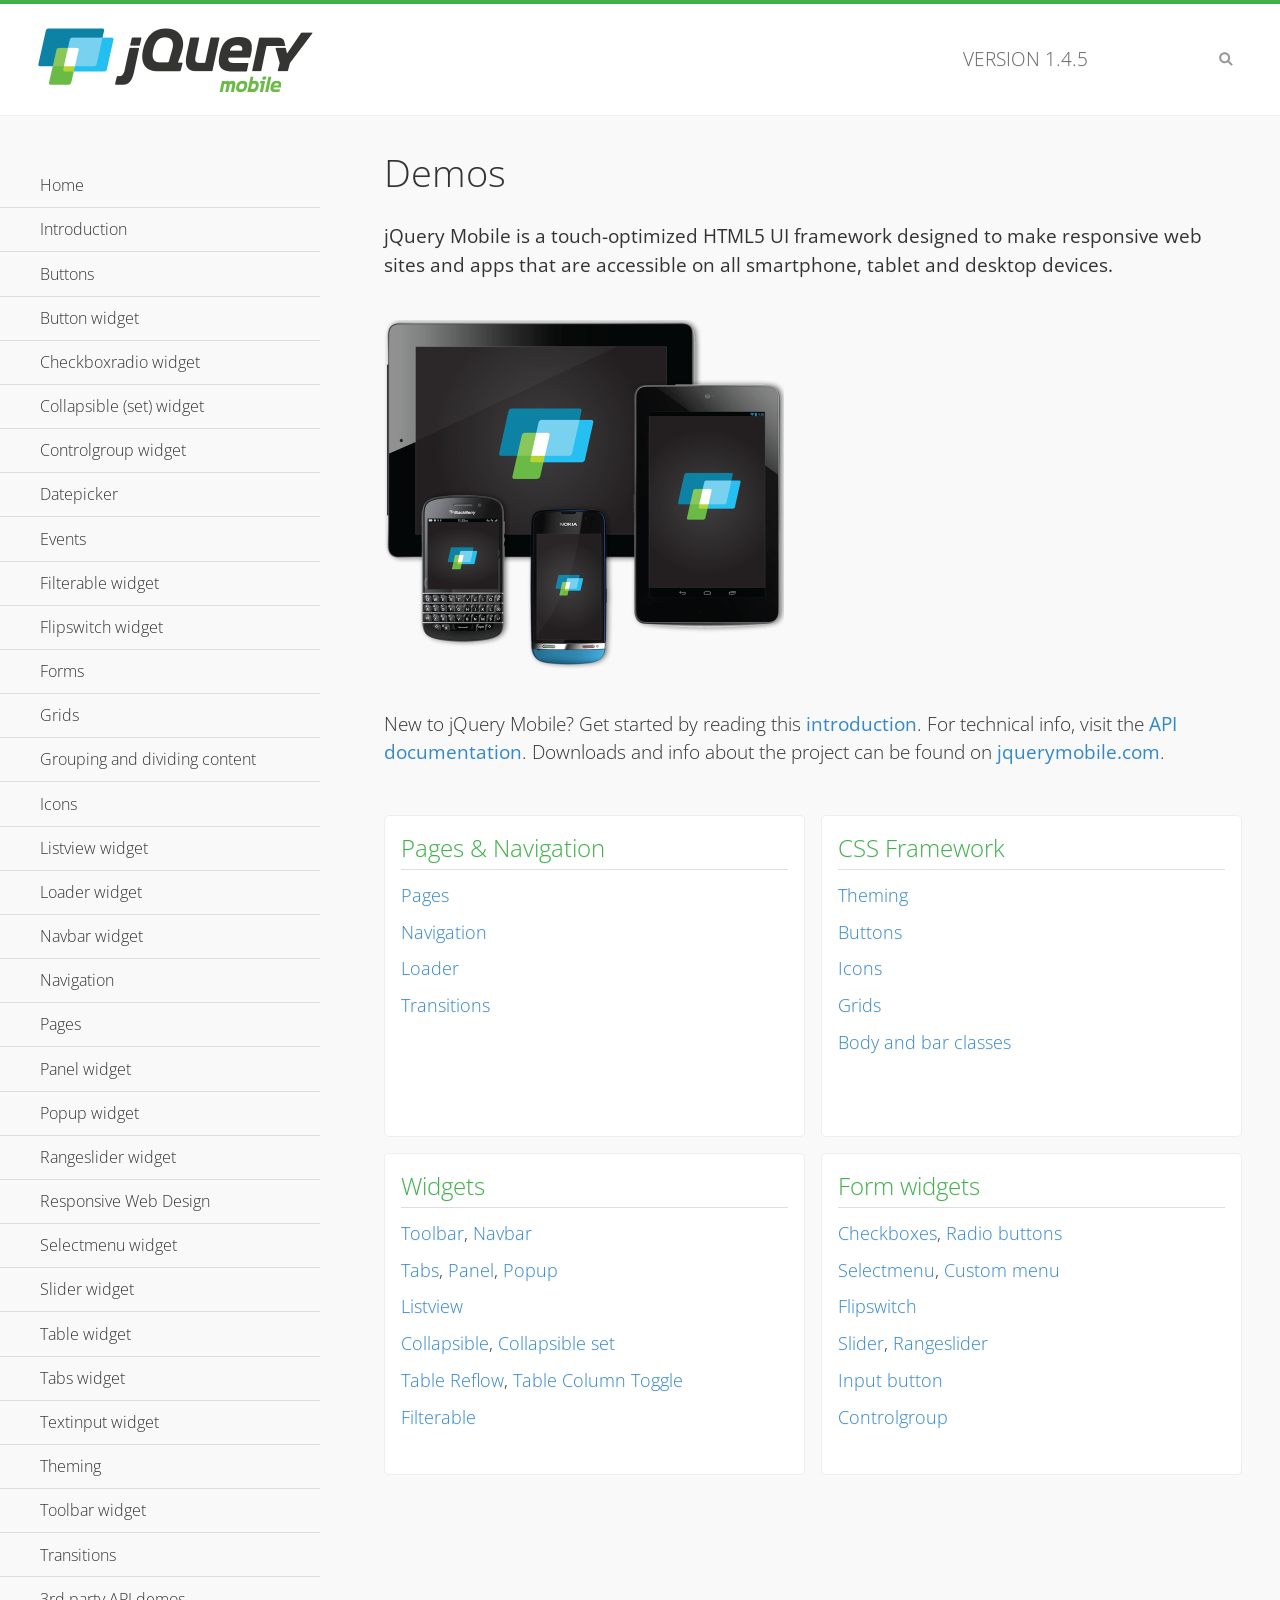
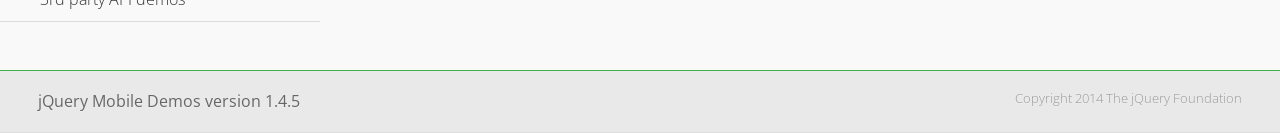
<file: resour/demos/index.html>
<!DOCTYPE html>
<html>
<head>
	<meta charset="utf-8">
	<meta name="viewport" content="width=device-width, initial-scale=1">
	<title>jQuery Mobile Demos</title>
	<link rel="shortcut icon" href="favicon.ico">
	<link rel="stylesheet" href="css/themes/default/jquery.mobile-1.4.5.min.css">
	<link rel="stylesheet" href="_assets/css/jqm-demos.css">
    <link rel="stylesheet" href="http://fonts.googleapis.com/css?family=Open+Sans:300,400,700">
	<script src="js/jquery.js"></script>
	<script src="_assets/js/index.js"></script>
	<script src="js/jquery.mobile-1.4.5.min.js"></script>
</head>
<body>
<div data-role="page" class="jqm-demos jqm-home">

	<div data-role="header" class="jqm-header">
		<h2><img src="_assets/img/jquery-logo.png" alt="jQuery Mobile"></h2>
		<p>Version <span class="jqm-version"></span></p>
		<a href="#" class="jqm-navmenu-link ui-btn ui-btn-icon-notext ui-corner-all ui-icon-bars ui-nodisc-icon ui-alt-icon ui-btn-left">Menu</a>
		<a href="#" class="jqm-search-link ui-btn ui-btn-icon-notext ui-corner-all ui-icon-search ui-nodisc-icon ui-alt-icon ui-btn-right">Search</a>
	</div><!-- /header -->

	<div role="main" class="ui-content jqm-content">

		<h1>Demos</h1>

		<p><strong>jQuery Mobile is a touch-optimized HTML5 UI framework designed to make responsive web sites and apps that are accessible on all smartphone, tablet and desktop devices.</strong></p>

		<img src="_assets/img/devices.png">

		<p>New to jQuery Mobile? Get started by reading this <a href="intro/" data-ajax="false">introduction</a>. For technical info, visit the <a href="http://api.jquerymobile.com" title="jQuery Mobile API documentation" target="_blank">API documentation</a>. Downloads and info about the project can be found on <a href="http://jquerymobile.com" title="jQuery Mobile web site" target="_blank">jquerymobile.com</a>.</p>

        <div class="ui-grid-a ui-responsive">
        	<div class="ui-block-a">
        		<div class="jqm-block-content">
        			<h3>Pages &amp; Navigation</h3>

        			<p><a href="pages/" data-ajax="false">Pages</a></p>
        			<p><a href="navigation/" data-ajax="false">Navigation</a></p>
        			<p><a href="loader/" data-ajax="false">Loader</a></p>
        			<p><a href="transitions/" data-ajax="false">Transitions</a></p>
        		</div>
        	</div>
        	<div class="ui-block-b">
        		<div class="jqm-block-content">
        			<h3>CSS Framework</h3>

        			<p><a href="theme-default/" data-ajax="false">Theming</a></p>
        			<p><a href="button-markup/" data-ajax="false">Buttons</a></p>
        			<p><a href="icons/" data-ajax="false">Icons</a></p>
        			<p><a href="grids/" data-ajax="false">Grids</a></p>
        			<p><a href="../body-bar-classes/" data-ajax="false">Body and bar classes</a></p>
        		</div>
        	</div>        	
        	<div class="ui-block-a">
        		<div class="jqm-block-content">
        			<h3>Widgets</h3>

        			<p><a href="toolbar/" data-ajax="false">Toolbar</a>, <a href="navbar/" data-ajax="false">Navbar</a></p>
        			<p><a href="tabs/" data-ajax="false">Tabs</a>, <a href="panel/" data-ajax="false">Panel</a>, <a href="popup/" data-ajax="false">Popup</a></p>
        			<p><a href="listview/" data-ajax="false">Listview</a></p>
        			<p><a href="collapsible/" data-ajax="false">Collapsible</a>, <a href="collapsibleset/" data-ajax="false">Collapsible set</a></p>
        			<p><a href="table-reflow/" data-ajax="false">Table Reflow</a>, <a href="table-column-toggle/" data-ajax="false">Table Column Toggle</a></p>
        			<p><a href="filterable/" data-ajax="false">Filterable</a></p>
        		</div>
        	</div>
        	<div class="ui-block-b">
        		<div class="jqm-block-content">
        			<h3>Form widgets</h3>

        			<p><a href="checkboxradio-checkbox/" data-ajax="false">Checkboxes</a>, <a href="checkboxradio-radio/" data-ajax="false">Radio buttons</a></p>
        			<p><a href="selectmenu/" data-ajax="false">Selectmenu</a>, <a href="selectmenu-custom/" data-ajax="false">Custom menu</a></p>
        			<p><a href="flipswitch/" data-ajax="false">Flipswitch</a></p>
        			<p><a href="slider/" data-ajax="false">Slider</a>, <a href="rangeslider/" data-ajax="false">Rangeslider</a></p>
        			<p><a href="button/" data-ajax="false">Input button</a></p>
        			<p><a href="controlgroup/" data-ajax="false">Controlgroup</a></p>
        		</div>
        	</div>
        </div>

	</div><!-- /content -->
	    <div data-role="panel" class="jqm-navmenu-panel" data-position="left" data-display="overlay" data-theme="a">
	    	<ul class="jqm-list ui-alt-icon ui-nodisc-icon">
<li data-filtertext="demos homepage" data-icon="home"><a href=".././">Home</a></li>
<li data-filtertext="introduction overview getting started"><a href="../intro/" data-ajax="false">Introduction</a></li>
<li data-filtertext="buttons button markup buttonmarkup method anchor link button element"><a href="../button-markup/" data-ajax="false">Buttons</a></li>
<li data-filtertext="form button widget input button submit reset"><a href="../button/" data-ajax="false">Button widget</a></li>
<li data-role="collapsible" data-enhanced="true" data-collapsed-icon="carat-d" data-expanded-icon="carat-u" data-iconpos="right" data-inset="false" class="ui-collapsible ui-collapsible-themed-content ui-collapsible-collapsed">
	<h3 class="ui-collapsible-heading ui-collapsible-heading-collapsed">
		<a href="#" class="ui-collapsible-heading-toggle ui-btn ui-btn-icon-right ui-btn-inherit ui-icon-carat-d">
		    Checkboxradio widget<span class="ui-collapsible-heading-status"> click to expand contents</span>
		</a>
	</h3>
	<div class="ui-collapsible-content ui-body-inherit ui-collapsible-content-collapsed" aria-hidden="true">
		<ul>
			<li data-filtertext="form checkboxradio widget checkbox input checkboxes controlgroups"><a href="../checkboxradio-checkbox/" data-ajax="false">Checkboxes</a></li>
			<li data-filtertext="form checkboxradio widget radio input radio buttons controlgroups"><a href="../checkboxradio-radio/" data-ajax="false">Radio buttons</a></li>
		</ul>
	</div>
</li>
<li data-role="collapsible" data-enhanced="true" data-collapsed-icon="carat-d" data-expanded-icon="carat-u" data-iconpos="right" data-inset="false" class="ui-collapsible ui-collapsible-themed-content ui-collapsible-collapsed">
	<h3 class="ui-collapsible-heading ui-collapsible-heading-collapsed">
		<a href="#" class="ui-collapsible-heading-toggle ui-btn ui-btn-icon-right ui-btn-inherit ui-icon-carat-d">
			Collapsible (set) widget<span class="ui-collapsible-heading-status"> click to expand contents</span>
		</a>
	</h3>
	<div class="ui-collapsible-content ui-body-inherit ui-collapsible-content-collapsed" aria-hidden="true">
		<ul>
			<li data-filtertext="collapsibles content formatting"><a href="../collapsible/" data-ajax="false">Collapsible</a></li>
			<li data-filtertext="dynamic collapsible set accordion append expand"><a href="../collapsible-dynamic/" data-ajax="false">Dynamic collapsibles</a></li>
			<li data-filtertext="accordions collapsible set widget content formatting grouped collapsibles"><a href="../collapsibleset/" data-ajax="false">Collapsible set</a></li>
		</ul>
	</div>
</li>
<li data-role="collapsible" data-enhanced="true" data-collapsed-icon="carat-d" data-expanded-icon="carat-u" data-iconpos="right" data-inset="false" class="ui-collapsible ui-collapsible-themed-content ui-collapsible-collapsed">
	<h3 class="ui-collapsible-heading ui-collapsible-heading-collapsed">
		<a href="#" class="ui-collapsible-heading-toggle ui-btn ui-btn-icon-right ui-btn-inherit ui-icon-carat-d">
			Controlgroup widget<span class="ui-collapsible-heading-status"> click to expand contents</span>
		</a>
	</h3>
	<div class="ui-collapsible-content ui-body-inherit ui-collapsible-content-collapsed" aria-hidden="true">
		<ul>
			<li data-filtertext="controlgroups selectmenu checkboxradio input grouped buttons horizontal vertical"><a href="../controlgroup/" data-ajax="false">Controlgroup</a></li>
			<li data-filtertext="dynamic controlgroup dynamically add buttons"><a href="../controlgroup-dynamic/" data-ajax="false">Dynamic controlgroups</a></li>
		</ul>
	</div>
</li>
<li data-filtertext="form datepicker widget date input"><a href="../datepicker/" data-ajax="false">Datepicker</a></li>
<li data-role="collapsible" data-enhanced="true" data-collapsed-icon="carat-d" data-expanded-icon="carat-u" data-iconpos="right" data-inset="false" class="ui-collapsible ui-collapsible-themed-content ui-collapsible-collapsed">
	<h3 class="ui-collapsible-heading ui-collapsible-heading-collapsed">
		<a href="#" class="ui-collapsible-heading-toggle ui-btn ui-btn-icon-right ui-btn-inherit ui-icon-carat-d">
			Events<span class="ui-collapsible-heading-status"> click to expand contents</span>
		</a>
	</h3>
	<div class="ui-collapsible-content ui-body-inherit ui-collapsible-content-collapsed" aria-hidden="true">
		<ul>
			<li data-filtertext="swipe to delete list items listviews swipe events"><a href="../swipe-list/" data-ajax="false">Swipe list items</a></li>
			<li data-filtertext="swipe to navigate swipe page navigation swipe events"><a href="../swipe-page/" data-ajax="false">Swipe page navigation</a></li>
		</ul>
	</div>
</li>
<li data-filtertext="filterable filter elements sorting searching listview table"><a href="../filterable/" data-ajax="false">Filterable widget</a></li>
<li data-filtertext="form flipswitch widget flip toggle switch binary select checkbox input"><a href="../flipswitch/" data-ajax="false">Flipswitch widget</a></li>
<li data-role="collapsible" data-enhanced="true" data-collapsed-icon="carat-d" data-expanded-icon="carat-u" data-iconpos="right" data-inset="false" class="ui-collapsible ui-collapsible-themed-content ui-collapsible-collapsed">
	<h3 class="ui-collapsible-heading ui-collapsible-heading-collapsed">
		<a href="#" class="ui-collapsible-heading-toggle ui-btn ui-btn-icon-right ui-btn-inherit ui-icon-carat-d">
			Forms<span class="ui-collapsible-heading-status"> click to expand contents</span>
		</a>
	</h3>
	<div class="ui-collapsible-content ui-body-inherit ui-collapsible-content-collapsed" aria-hidden="true">
		<ul>
			<li data-filtertext="forms text checkbox radio range button submit reset inputs selects textarea slider flipswitch label form elements"><a href="../forms/" data-ajax="false">Forms</a></li>
			<li data-filtertext="form hide labels hidden accessible ui-hidden-accessible forms"><a href="../forms-label-hidden-accessible/" data-ajax="false">Hide labels</a></li>
			<li data-filtertext="form field containers fieldcontain ui-field-contain forms"><a href="../forms-field-contain/" data-ajax="false">Field containers</a></li>
			<li data-filtertext="forms disabled form elements"><a href="../forms-disabled/" data-ajax="false">Forms disabled</a></li>
			<li data-filtertext="forms gallery examples overview forms text checkbox radio range button submit reset inputs selects textarea slider flipswitch label form elements"><a href="../forms-gallery/" data-ajax="false">Forms gallery</a></li>
		</ul>
	</div>
</li>
<li data-role="collapsible" data-enhanced="true" data-collapsed-icon="carat-d" data-expanded-icon="carat-u" data-iconpos="right" data-inset="false" class="ui-collapsible ui-collapsible-themed-content ui-collapsible-collapsed">
	<h3 class="ui-collapsible-heading ui-collapsible-heading-collapsed">
		<a href="#" class="ui-collapsible-heading-toggle ui-btn ui-btn-icon-right ui-btn-inherit ui-icon-carat-d">
			Grids<span class="ui-collapsible-heading-status"> click to expand contents</span>
		</a>
	</h3>
	<div class="ui-collapsible-content ui-body-inherit ui-collapsible-content-collapsed" aria-hidden="true">
		<ul>
			<li data-filtertext="grids columns blocks content formatting rwd responsive css framework"><a href="../grids/" data-ajax="false">Grids</a></li>
			<li data-filtertext="buttons in grids css framework"><a href="../grids-buttons/" data-ajax="false">Buttons in grids</a></li>
			<li data-filtertext="custom responsive grids rwd css framework"><a href="../grids-custom-responsive/" data-ajax="false">Custom responsive grids</a></li>
		</ul>
	</div>
</li>
<li data-filtertext="blocks content formatting sections heading"><a href="../body-bar-classes/" data-ajax="false">Grouping and dividing content</a></li>
<li data-role="collapsible" data-enhanced="true" data-collapsed-icon="carat-d" data-expanded-icon="carat-u" data-iconpos="right" data-inset="false" class="ui-collapsible ui-collapsible-themed-content ui-collapsible-collapsed">
	<h3 class="ui-collapsible-heading ui-collapsible-heading-collapsed">
		<a href="#" class="ui-collapsible-heading-toggle ui-btn ui-btn-icon-right ui-btn-inherit ui-icon-carat-d">
			Icons<span class="ui-collapsible-heading-status"> click to expand contents</span>
		</a>
	</h3>
	<div class="ui-collapsible-content ui-body-inherit ui-collapsible-content-collapsed" aria-hidden="true">
		<ul>
			<li data-filtertext="button icons svg disc alt custom icon position"><a href="../icons/" data-ajax="false">Icons</a></li>
			<li data-filtertext=""><a href="../icons-grunticon/" data-ajax="false">Grunticon loader</a></li>
		</ul>
	</div>
</li>
<li data-role="collapsible" data-enhanced="true" data-collapsed-icon="carat-d" data-expanded-icon="carat-u" data-iconpos="right" data-inset="false" class="ui-collapsible ui-collapsible-themed-content ui-collapsible-collapsed">
	<h3 class="ui-collapsible-heading ui-collapsible-heading-collapsed">
		<a href="#" class="ui-collapsible-heading-toggle ui-btn ui-btn-icon-right ui-btn-inherit ui-icon-carat-d">
			Listview widget<span class="ui-collapsible-heading-status"> click to expand contents</span>
		</a>
	</h3>
	<div class="ui-collapsible-content ui-body-inherit ui-collapsible-content-collapsed" aria-hidden="true">
		<ul>
			<li data-filtertext="listview widget thumbnails icons nested split button collapsible ul ol"><a href="../listview/" data-ajax="false">Listview</a></li>
			<li data-filtertext="autocomplete filterable reveal listview filtertextbeforefilter placeholder"><a href="../listview-autocomplete/" data-ajax="false">Listview autocomplete</a></li>
			<li data-filtertext="autocomplete filterable reveal listview remote data filtertextbeforefilter placeholder"><a href="../listview-autocomplete-remote/" data-ajax="false">Listview autocomplete remote data</a></li>
			<li data-filtertext="autodividers anchor jump scroll linkbars listview lists ul ol"><a href="../listview-autodividers-linkbar/" data-ajax="false">Listview autodividers linkbar</a></li>
			<li data-filtertext="listview autodividers selector autodividersselector lists ul ol"><a href="../listview-autodividers-selector/" data-ajax="false">Listview autodividers selector</a></li>
			<li data-filtertext="listview nested list items"><a href="../listview-nested-lists/" data-ajax="false">Nested Listviews</a></li>
			<li data-filtertext="listview collapsible list items flat"><a href="../listview-collapsible-item-flat/" data-ajax="false">Listview collapsible list items (flat)</a></li>
			<li data-filtertext="listview collapsible list indented"><a href="../listview-collapsible-item-indented/" data-ajax="false">Listview collapsible list items (indented)</a></li>
			<li data-filtertext="grid listview responsive grids responsive listviews lists ul"><a href="../listview-grid/" data-ajax="false">Listview responsive grid</a></li>
		</ul>
	</div>
</li>
<li data-filtertext="loader widget page loading navigation overlay spinner"><a href="../loader/" data-ajax="false">Loader widget</a></li>
<li data-filtertext="navbar widget navmenu toolbars header footer"><a href="../navbar/" data-ajax="false">Navbar widget</a></li>
<li data-role="collapsible" data-enhanced="true" data-collapsed-icon="carat-d" data-expanded-icon="carat-u" data-iconpos="right" data-inset="false" class="ui-collapsible ui-collapsible-themed-content ui-collapsible-collapsed">
	<h3 class="ui-collapsible-heading ui-collapsible-heading-collapsed">
		<a href="#" class="ui-collapsible-heading-toggle ui-btn ui-btn-icon-right ui-btn-inherit ui-icon-carat-d">
			Navigation<span class="ui-collapsible-heading-status"> click to expand contents</span>
		</a>
	</h3>
	<div class="ui-collapsible-content ui-body-inherit ui-collapsible-content-collapsed" aria-hidden="true">
		<ul>
			<li data-filtertext="ajax navigation navigate widget history event method"><a href="../navigation/" data-ajax="false">Navigation</a></li>
			<li data-filtertext="linking pages page links navigation ajax prefetch cache"><a href="../navigation-linking-pages/" data-ajax="false">Linking pages</a></li>
			<!-- <li data-filtertext="php redirect server redirection server-side navigation"><a href="../navigation-php-redirect/" data-ajax="false">PHP redirect demo</a></li>-->
			<li data-filtertext="navigation redirection hash query"><a href="../navigation-hash-processing/" data-ajax="false">Hash processing demo</a></li>
			<li data-filtertext="navigation redirection hash query"><a href="../page-events/" data-ajax="false">Page Navigation Events</a></li>
		</ul>
	</div>
</li>
<li data-role="collapsible" data-enhanced="true" data-collapsed-icon="carat-d" data-expanded-icon="carat-u" data-iconpos="right" data-inset="false" class="ui-collapsible ui-collapsible-themed-content ui-collapsible-collapsed">
	<h3 class="ui-collapsible-heading ui-collapsible-heading-collapsed">
		<a href="#" class="ui-collapsible-heading-toggle ui-btn ui-btn-icon-right ui-btn-inherit ui-icon-carat-d">
			Pages<span class="ui-collapsible-heading-status"> click to expand contents</span>
		</a>
	</h3>
	<div class="ui-collapsible-content ui-body-inherit ui-collapsible-content-collapsed" aria-hidden="true">
		<ul>
			<li data-filtertext="pages page widget ajax navigation"><a href="../pages/" data-ajax="false">Pages</a></li>
			<li data-filtertext="single page"><a href="../pages-single-page/" data-ajax="false">Single page</a></li>
			<li data-filtertext="multipage multi-page page"><a href="../pages-multi-page/" data-ajax="false">Multi-page template</a></li>
			<li data-filtertext="dialog page widget modal popup"><a href="../pages-dialog/" data-ajax="false">Dialog page</a></li>
		</ul>
	</div>
</li>
<li data-role="collapsible" data-enhanced="true" data-collapsed-icon="carat-d" data-expanded-icon="carat-u" data-iconpos="right" data-inset="false" class="ui-collapsible ui-collapsible-themed-content ui-collapsible-collapsed">
	<h3 class="ui-collapsible-heading ui-collapsible-heading-collapsed">
		<a href="#" class="ui-collapsible-heading-toggle ui-btn ui-btn-icon-right ui-btn-inherit ui-icon-carat-d">
			Panel widget<span class="ui-collapsible-heading-status"> click to expand contents</span>
		</a>
	</h3>
	<div class="ui-collapsible-content ui-body-inherit ui-collapsible-content-collapsed" aria-hidden="true">
		<ul>
			<li data-filtertext="panel widget sliding panels reveal push overlay responsive"><a href="../panel/" data-ajax="false">Panel</a></li>
			<li data-filtertext=""><a href="../panel-external/" data-ajax="false">External panels</a></li>
			<li data-filtertext="panel "><a href="../panel-fixed/" data-ajax="false">Fixed panels</a></li>
			<li data-filtertext="panel slide panels sliding panels shadow rwd responsive breakpoint"><a href="../panel-responsive/" data-ajax="false">Panels responsive</a></li>
			<li data-filtertext="panel custom style custom panel width reveal shadow listview panel styling page background wrapper"><a href="../panel-styling/" data-ajax="false">Custom panel style</a></li>
			<li data-filtertext="panel open on swipe"><a href="../panel-swipe-open/" data-ajax="false">Panel open on swipe</a></li>
			<li data-filtertext="panels outside page internal external toolbars"><a href="../panel-external-internal/" data-ajax="false">Panel external and internal</a></li>
		</ul>
	</div>
</li>
<li data-role="collapsible" data-enhanced="true" data-collapsed-icon="carat-d" data-expanded-icon="carat-u" data-iconpos="right" data-inset="false" class="ui-collapsible ui-collapsible-themed-content ui-collapsible-collapsed">
	<h3 class="ui-collapsible-heading ui-collapsible-heading-collapsed">
		<a href="#" class="ui-collapsible-heading-toggle ui-btn ui-btn-icon-right ui-btn-inherit ui-icon-carat-d">
			Popup widget<span class="ui-collapsible-heading-status"> click to expand contents</span>
		</a>
	</h3>
	<div class="ui-collapsible-content ui-body-inherit ui-collapsible-content-collapsed" aria-hidden="true">
		<ul>
			<li data-filtertext="popup widget popups dialog modal transition tooltip lightbox form overlay screen flip pop fade transition"><a href="../popup/" data-ajax="false">Popup</a></li>
			<li data-filtertext="popup alignment position"><a href="../popup-alignment/" data-ajax="false">Popup alignment</a></li>
			<li data-filtertext="popup arrow size popups popover"><a href="../popup-arrow-size/" data-ajax="false">Popup arrow size</a></li>
			<li data-filtertext="dynamic popups popup images lightbox"><a href="../popup-dynamic/" data-ajax="false">Dynamic popups</a></li>
			<li data-filtertext="popups with iframes scaling"><a href="../popup-iframe/" data-ajax="false">Popups with iframes</a></li>
			<li data-filtertext="popup image scaling"><a href="../popup-image-scaling/" data-ajax="false">Popup image scaling</a></li>
			<li data-filtertext="external popup outside multi-page"><a href="../popup-outside-multipage/" data-ajax="false">Popup outside multi-page</a></li>
		</ul>
	</div>
</li>
<li data-filtertext="form rangeslider widget dual sliders dual handle sliders range input"><a href="../rangeslider/" data-ajax="false">Rangeslider widget</a></li>
<li data-filtertext="responsive web design rwd adaptive progressive enhancement PE accessible mobile breakpoints media query media queries"><a href="../rwd/" data-ajax="false">Responsive Web Design</a></li>
<li data-role="collapsible" data-enhanced="true" data-collapsed-icon="carat-d" data-expanded-icon="carat-u" data-iconpos="right" data-inset="false" class="ui-collapsible ui-collapsible-themed-content ui-collapsible-collapsed">
	<h3 class="ui-collapsible-heading ui-collapsible-heading-collapsed">
		<a href="#" class="ui-collapsible-heading-toggle ui-btn ui-btn-icon-right ui-btn-inherit ui-icon-carat-d">
			Selectmenu widget<span class="ui-collapsible-heading-status"> click to expand contents</span>
		</a>
	</h3>
	<div class="ui-collapsible-content ui-body-inherit ui-collapsible-content-collapsed" aria-hidden="true">
		<ul>
			<li data-filtertext="form selectmenu widget select input custom select menu selects"><a href="../selectmenu/" data-ajax="false">Selectmenu</a></li>
			<li data-filtertext="form custom select menu selectmenu widget custom menu option optgroup multiple selects"><a href="../selectmenu-custom/" data-ajax="false">Custom select menu</a></li>
			<li data-filtertext="filterable select filter popup dialog"><a href="../selectmenu-custom-filter/" data-ajax="false">Custom select menu with filter</a></li>
		</ul>
	</div>
</li>
<li data-role="collapsible" data-enhanced="true" data-collapsed-icon="carat-d" data-expanded-icon="carat-u" data-iconpos="right" data-inset="false" class="ui-collapsible ui-collapsible-themed-content ui-collapsible-collapsed">
	<h3 class="ui-collapsible-heading ui-collapsible-heading-collapsed">
		<a href="#" class="ui-collapsible-heading-toggle ui-btn ui-btn-icon-right ui-btn-inherit ui-icon-carat-d">
			Slider widget<span class="ui-collapsible-heading-status"> click to expand contents</span>
		</a>
	</h3>
	<div class="ui-collapsible-content ui-body-inherit ui-collapsible-content-collapsed" aria-hidden="true">
		<ul>
			<li data-filtertext="form slider widget range input single sliders"><a href="../slider/" data-ajax="false">Slider</a></li>
			<li data-filtertext="form slider widget flipswitch slider binary select flip toggle switch"><a href="../slider-flipswitch/" data-ajax="false">Slider flip toggle switch</a></li>
			<li data-filtertext="form slider tooltip handle value input range sliders"><a href="../slider-tooltip/" data-ajax="false">Slider tooltip</a></li>
		</ul>
	</div>
</li>
<li data-role="collapsible" data-enhanced="true" data-collapsed-icon="carat-d" data-expanded-icon="carat-u" data-iconpos="right" data-inset="false" class="ui-collapsible ui-collapsible-themed-content ui-collapsible-collapsed">
	<h3 class="ui-collapsible-heading ui-collapsible-heading-collapsed">
		<a href="#" class="ui-collapsible-heading-toggle ui-btn ui-btn-icon-right ui-btn-inherit ui-icon-carat-d">
			Table widget<span class="ui-collapsible-heading-status"> click to expand contents</span>
		</a>
	</h3>
	<div class="ui-collapsible-content ui-body-inherit ui-collapsible-content-collapsed" aria-hidden="true">
		<ul>
			<li data-filtertext="table widget reflow column toggle th td responsive tables rwd hide show tabular"><a href="../table-column-toggle/" data-ajax="false">Table Column Toggle</a></li>
			<li data-filtertext="table column toggle phone comparison demo"><a href="../table-column-toggle-example/" data-ajax="false">Table Column Toggle demo</a></li>
			<li data-filtertext="responsive tables table column toggle heading groups rwd breakpoint"><a href="../table-column-toggle-heading-groups/" data-ajax="false">Table Column Toggle heading groups</a></li>
			<li data-filtertext="responsive tables table column toggle hide rwd breakpoint customization options"><a href="../table-column-toggle-options/" data-ajax="false">Table Column Toggle options</a></li>
			<li data-filtertext="table reflow th td responsive rwd columns tabular"><a href="../table-reflow/" data-ajax="false">Table Reflow</a></li>
			<li data-filtertext="responsive tables table reflow heading groups rwd breakpoint"><a href="../table-reflow-heading-groups/" data-ajax="false">Table Reflow heading groups</a></li>
			<li data-filtertext="responsive tables table reflow stripes strokes table style"><a href="../table-reflow-stripes-strokes/" data-ajax="false">Table Reflow stripes and strokes</a></li>
			<li data-filtertext="responsive tables table reflow stack custom styles"><a href="../table-reflow-styling/" data-ajax="false">Table Reflow custom styles</a></li>
		</ul>
	</div>
</li>
<li data-filtertext="ui tabs widget"><a href="../tabs/" data-ajax="false">Tabs widget</a></li>
<li data-filtertext="form textinput widget text input textarea number date time tel email file color password"><a href="../textinput/" data-ajax="false">Textinput widget</a></li>
<li data-role="collapsible" data-enhanced="true" data-collapsed-icon="carat-d" data-expanded-icon="carat-u" data-iconpos="right" data-inset="false" class="ui-collapsible ui-collapsible-themed-content ui-collapsible-collapsed">
	<h3 class="ui-collapsible-heading ui-collapsible-heading-collapsed">
		<a href="#" class="ui-collapsible-heading-toggle ui-btn ui-btn-icon-right ui-btn-inherit ui-icon-carat-d">
			Theming<span class="ui-collapsible-heading-status"> click to expand contents</span>
		</a>
	</h3>
	<div class="ui-collapsible-content ui-body-inherit ui-collapsible-content-collapsed" aria-hidden="true">
		<ul>
			<li data-filtertext="default theme swatches theming style css"><a href="../theme-default/" data-ajax="false">Default theme</a></li>
			<li data-filtertext="classic theme old theme swatches theming style css"><a href="../theme-classic/" data-ajax="false">Classic theme</a></li>
		</ul>
	</div>
</li>
<li data-role="collapsible" data-enhanced="true" data-collapsed-icon="carat-d" data-expanded-icon="carat-u" data-iconpos="right" data-inset="false" class="ui-collapsible ui-collapsible-themed-content ui-collapsible-collapsed">
	<h3 class="ui-collapsible-heading ui-collapsible-heading-collapsed">
		<a href="#" class="ui-collapsible-heading-toggle ui-btn ui-btn-icon-right ui-btn-inherit ui-icon-carat-d">
			Toolbar widget<span class="ui-collapsible-heading-status"> click to expand contents</span>
		</a>
	</h3>
	<div class="ui-collapsible-content ui-body-inherit ui-collapsible-content-collapsed" aria-hidden="true">
		<ul>
			<li data-filtertext="toolbar widget header footer toolbars fixed fullscreen external sections"><a href="../toolbar/" data-ajax="false">Toolbar</a></li>
			<li data-filtertext="dynamic toolbars dynamically add toolbar header footer"><a href="../toolbar-dynamic/" data-ajax="false">Dynamic toolbars</a></li>
			<li data-filtertext="external toolbars header footer"><a href="../toolbar-external/" data-ajax="false">External toolbars</a></li>
			<li data-filtertext="fixed toolbars header footer"><a href="../toolbar-fixed/" data-ajax="false">Fixed toolbars</a></li>
			<li data-filtertext="fixed fullscreen toolbars header footer"><a href="../toolbar-fixed-fullscreen/" data-ajax="false">Fullscreen toolbars</a></li>
			<li data-filtertext="external fixed toolbars header footer"><a href="../toolbar-fixed-external/" data-ajax="false">Fixed external toolbars</a></li>
			<li data-filtertext="external persistent toolbars header footer navbar navmenu"><a href="../toolbar-fixed-persistent/" data-ajax="false">Persistent toolbars</a></li>
			<li data-filtertext="external ajax optimized toolbars persistent toolbars header footer navbar"><a href="../toolbar-fixed-persistent-optimized/" data-ajax="false">Ajax optimized toolbars</a></li>
			<li data-filtertext="form in toolbars header footer"><a href="../toolbar-fixed-forms/" data-ajax="false">Form in toolbar</a></li>
		</ul>
	</div>
</li>
<li data-filtertext="page transitions animated pages popup navigation flip slide fade pop"><a href="../transitions/" data-ajax="false">Transitions</a></li>
<li data-role="collapsible" data-enhanced="true" data-collapsed-icon="carat-d" data-expanded-icon="carat-u" data-iconpos="right" data-inset="false" class="ui-collapsible ui-collapsible-themed-content ui-collapsible-collapsed">
	<h3 class="ui-collapsible-heading ui-collapsible-heading-collapsed">
		<a href="#" class="ui-collapsible-heading-toggle ui-btn ui-btn-icon-right ui-btn-inherit ui-icon-carat-d">
			3rd party API demos<span class="ui-collapsible-heading-status"> click to expand contents</span>
		</a>
	</h3>
	<div class="ui-collapsible-content ui-body-inherit ui-collapsible-content-collapsed" aria-hidden="true">
		<ul>
			<li data-filtertext="backbone requirejs navigation router"><a href="../backbone-requirejs/" data-ajax="false">Backbone RequireJS</a></li>
			<li data-filtertext="google maps geolocation demo"><a href="../map-geolocation/" data-ajax="false">Google Maps geolocation</a></li>
			<li data-filtertext="google maps hybrid"><a href="../map-list-toggle/" data-ajax="false">Google Maps list toggle</a></li>
		</ul>
	</div>
</li>



		     </ul>
		</div><!-- /panel -->


	<div data-role="footer" data-position="fixed" data-tap-toggle="false" class="jqm-footer">
		<p>jQuery Mobile Demos version <span class="jqm-version"></span></p>
		<p>Copyright 2014 The jQuery Foundation</p>
	</div><!-- /footer -->
	<!-- TODO: This should become an external panel so we can add input to markup (unique ID) -->
    <div data-role="panel" class="jqm-search-panel" data-position="right" data-display="overlay" data-theme="a">
		<div class="jqm-search">
			<ul class="jqm-list" data-filter-placeholder="Search demos..." data-filter-reveal="true">
<li data-filtertext="demos homepage" data-icon="home"><a href=".././">Home</a></li>
<li data-filtertext="introduction overview getting started"><a href="../intro/" data-ajax="false">Introduction</a></li>
<li data-filtertext="buttons button markup buttonmarkup method anchor link button element"><a href="../button-markup/" data-ajax="false">Buttons</a></li>
<li data-filtertext="form button widget input button submit reset"><a href="../button/" data-ajax="false">Button widget</a></li>
<li data-role="collapsible" data-enhanced="true" data-collapsed-icon="carat-d" data-expanded-icon="carat-u" data-iconpos="right" data-inset="false" class="ui-collapsible ui-collapsible-themed-content ui-collapsible-collapsed">
	<h3 class="ui-collapsible-heading ui-collapsible-heading-collapsed">
		<a href="#" class="ui-collapsible-heading-toggle ui-btn ui-btn-icon-right ui-btn-inherit ui-icon-carat-d">
		    Checkboxradio widget<span class="ui-collapsible-heading-status"> click to expand contents</span>
		</a>
	</h3>
	<div class="ui-collapsible-content ui-body-inherit ui-collapsible-content-collapsed" aria-hidden="true">
		<ul>
			<li data-filtertext="form checkboxradio widget checkbox input checkboxes controlgroups"><a href="../checkboxradio-checkbox/" data-ajax="false">Checkboxes</a></li>
			<li data-filtertext="form checkboxradio widget radio input radio buttons controlgroups"><a href="../checkboxradio-radio/" data-ajax="false">Radio buttons</a></li>
		</ul>
	</div>
</li>
<li data-role="collapsible" data-enhanced="true" data-collapsed-icon="carat-d" data-expanded-icon="carat-u" data-iconpos="right" data-inset="false" class="ui-collapsible ui-collapsible-themed-content ui-collapsible-collapsed">
	<h3 class="ui-collapsible-heading ui-collapsible-heading-collapsed">
		<a href="#" class="ui-collapsible-heading-toggle ui-btn ui-btn-icon-right ui-btn-inherit ui-icon-carat-d">
			Collapsible (set) widget<span class="ui-collapsible-heading-status"> click to expand contents</span>
		</a>
	</h3>
	<div class="ui-collapsible-content ui-body-inherit ui-collapsible-content-collapsed" aria-hidden="true">
		<ul>
			<li data-filtertext="collapsibles content formatting"><a href="../collapsible/" data-ajax="false">Collapsible</a></li>
			<li data-filtertext="dynamic collapsible set accordion append expand"><a href="../collapsible-dynamic/" data-ajax="false">Dynamic collapsibles</a></li>
			<li data-filtertext="accordions collapsible set widget content formatting grouped collapsibles"><a href="../collapsibleset/" data-ajax="false">Collapsible set</a></li>
		</ul>
	</div>
</li>
<li data-role="collapsible" data-enhanced="true" data-collapsed-icon="carat-d" data-expanded-icon="carat-u" data-iconpos="right" data-inset="false" class="ui-collapsible ui-collapsible-themed-content ui-collapsible-collapsed">
	<h3 class="ui-collapsible-heading ui-collapsible-heading-collapsed">
		<a href="#" class="ui-collapsible-heading-toggle ui-btn ui-btn-icon-right ui-btn-inherit ui-icon-carat-d">
			Controlgroup widget<span class="ui-collapsible-heading-status"> click to expand contents</span>
		</a>
	</h3>
	<div class="ui-collapsible-content ui-body-inherit ui-collapsible-content-collapsed" aria-hidden="true">
		<ul>
			<li data-filtertext="controlgroups selectmenu checkboxradio input grouped buttons horizontal vertical"><a href="../controlgroup/" data-ajax="false">Controlgroup</a></li>
			<li data-filtertext="dynamic controlgroup dynamically add buttons"><a href="../controlgroup-dynamic/" data-ajax="false">Dynamic controlgroups</a></li>
		</ul>
	</div>
</li>
<li data-filtertext="form datepicker widget date input"><a href="../datepicker/" data-ajax="false">Datepicker</a></li>
<li data-role="collapsible" data-enhanced="true" data-collapsed-icon="carat-d" data-expanded-icon="carat-u" data-iconpos="right" data-inset="false" class="ui-collapsible ui-collapsible-themed-content ui-collapsible-collapsed">
	<h3 class="ui-collapsible-heading ui-collapsible-heading-collapsed">
		<a href="#" class="ui-collapsible-heading-toggle ui-btn ui-btn-icon-right ui-btn-inherit ui-icon-carat-d">
			Events<span class="ui-collapsible-heading-status"> click to expand contents</span>
		</a>
	</h3>
	<div class="ui-collapsible-content ui-body-inherit ui-collapsible-content-collapsed" aria-hidden="true">
		<ul>
			<li data-filtertext="swipe to delete list items listviews swipe events"><a href="../swipe-list/" data-ajax="false">Swipe list items</a></li>
			<li data-filtertext="swipe to navigate swipe page navigation swipe events"><a href="../swipe-page/" data-ajax="false">Swipe page navigation</a></li>
		</ul>
	</div>
</li>
<li data-filtertext="filterable filter elements sorting searching listview table"><a href="../filterable/" data-ajax="false">Filterable widget</a></li>
<li data-filtertext="form flipswitch widget flip toggle switch binary select checkbox input"><a href="../flipswitch/" data-ajax="false">Flipswitch widget</a></li>
<li data-role="collapsible" data-enhanced="true" data-collapsed-icon="carat-d" data-expanded-icon="carat-u" data-iconpos="right" data-inset="false" class="ui-collapsible ui-collapsible-themed-content ui-collapsible-collapsed">
	<h3 class="ui-collapsible-heading ui-collapsible-heading-collapsed">
		<a href="#" class="ui-collapsible-heading-toggle ui-btn ui-btn-icon-right ui-btn-inherit ui-icon-carat-d">
			Forms<span class="ui-collapsible-heading-status"> click to expand contents</span>
		</a>
	</h3>
	<div class="ui-collapsible-content ui-body-inherit ui-collapsible-content-collapsed" aria-hidden="true">
		<ul>
			<li data-filtertext="forms text checkbox radio range button submit reset inputs selects textarea slider flipswitch label form elements"><a href="../forms/" data-ajax="false">Forms</a></li>
			<li data-filtertext="form hide labels hidden accessible ui-hidden-accessible forms"><a href="../forms-label-hidden-accessible/" data-ajax="false">Hide labels</a></li>
			<li data-filtertext="form field containers fieldcontain ui-field-contain forms"><a href="../forms-field-contain/" data-ajax="false">Field containers</a></li>
			<li data-filtertext="forms disabled form elements"><a href="../forms-disabled/" data-ajax="false">Forms disabled</a></li>
			<li data-filtertext="forms gallery examples overview forms text checkbox radio range button submit reset inputs selects textarea slider flipswitch label form elements"><a href="../forms-gallery/" data-ajax="false">Forms gallery</a></li>
		</ul>
	</div>
</li>
<li data-role="collapsible" data-enhanced="true" data-collapsed-icon="carat-d" data-expanded-icon="carat-u" data-iconpos="right" data-inset="false" class="ui-collapsible ui-collapsible-themed-content ui-collapsible-collapsed">
	<h3 class="ui-collapsible-heading ui-collapsible-heading-collapsed">
		<a href="#" class="ui-collapsible-heading-toggle ui-btn ui-btn-icon-right ui-btn-inherit ui-icon-carat-d">
			Grids<span class="ui-collapsible-heading-status"> click to expand contents</span>
		</a>
	</h3>
	<div class="ui-collapsible-content ui-body-inherit ui-collapsible-content-collapsed" aria-hidden="true">
		<ul>
			<li data-filtertext="grids columns blocks content formatting rwd responsive css framework"><a href="../grids/" data-ajax="false">Grids</a></li>
			<li data-filtertext="buttons in grids css framework"><a href="../grids-buttons/" data-ajax="false">Buttons in grids</a></li>
			<li data-filtertext="custom responsive grids rwd css framework"><a href="../grids-custom-responsive/" data-ajax="false">Custom responsive grids</a></li>
		</ul>
	</div>
</li>
<li data-filtertext="blocks content formatting sections heading"><a href="../body-bar-classes/" data-ajax="false">Grouping and dividing content</a></li>
<li data-role="collapsible" data-enhanced="true" data-collapsed-icon="carat-d" data-expanded-icon="carat-u" data-iconpos="right" data-inset="false" class="ui-collapsible ui-collapsible-themed-content ui-collapsible-collapsed">
	<h3 class="ui-collapsible-heading ui-collapsible-heading-collapsed">
		<a href="#" class="ui-collapsible-heading-toggle ui-btn ui-btn-icon-right ui-btn-inherit ui-icon-carat-d">
			Icons<span class="ui-collapsible-heading-status"> click to expand contents</span>
		</a>
	</h3>
	<div class="ui-collapsible-content ui-body-inherit ui-collapsible-content-collapsed" aria-hidden="true">
		<ul>
			<li data-filtertext="button icons svg disc alt custom icon position"><a href="../icons/" data-ajax="false">Icons</a></li>
			<li data-filtertext=""><a href="../icons-grunticon/" data-ajax="false">Grunticon loader</a></li>
		</ul>
	</div>
</li>
<li data-role="collapsible" data-enhanced="true" data-collapsed-icon="carat-d" data-expanded-icon="carat-u" data-iconpos="right" data-inset="false" class="ui-collapsible ui-collapsible-themed-content ui-collapsible-collapsed">
	<h3 class="ui-collapsible-heading ui-collapsible-heading-collapsed">
		<a href="#" class="ui-collapsible-heading-toggle ui-btn ui-btn-icon-right ui-btn-inherit ui-icon-carat-d">
			Listview widget<span class="ui-collapsible-heading-status"> click to expand contents</span>
		</a>
	</h3>
	<div class="ui-collapsible-content ui-body-inherit ui-collapsible-content-collapsed" aria-hidden="true">
		<ul>
			<li data-filtertext="listview widget thumbnails icons nested split button collapsible ul ol"><a href="../listview/" data-ajax="false">Listview</a></li>
			<li data-filtertext="autocomplete filterable reveal listview filtertextbeforefilter placeholder"><a href="../listview-autocomplete/" data-ajax="false">Listview autocomplete</a></li>
			<li data-filtertext="autocomplete filterable reveal listview remote data filtertextbeforefilter placeholder"><a href="../listview-autocomplete-remote/" data-ajax="false">Listview autocomplete remote data</a></li>
			<li data-filtertext="autodividers anchor jump scroll linkbars listview lists ul ol"><a href="../listview-autodividers-linkbar/" data-ajax="false">Listview autodividers linkbar</a></li>
			<li data-filtertext="listview autodividers selector autodividersselector lists ul ol"><a href="../listview-autodividers-selector/" data-ajax="false">Listview autodividers selector</a></li>
			<li data-filtertext="listview nested list items"><a href="../listview-nested-lists/" data-ajax="false">Nested Listviews</a></li>
			<li data-filtertext="listview collapsible list items flat"><a href="../listview-collapsible-item-flat/" data-ajax="false">Listview collapsible list items (flat)</a></li>
			<li data-filtertext="listview collapsible list indented"><a href="../listview-collapsible-item-indented/" data-ajax="false">Listview collapsible list items (indented)</a></li>
			<li data-filtertext="grid listview responsive grids responsive listviews lists ul"><a href="../listview-grid/" data-ajax="false">Listview responsive grid</a></li>
		</ul>
	</div>
</li>
<li data-filtertext="loader widget page loading navigation overlay spinner"><a href="../loader/" data-ajax="false">Loader widget</a></li>
<li data-filtertext="navbar widget navmenu toolbars header footer"><a href="../navbar/" data-ajax="false">Navbar widget</a></li>
<li data-role="collapsible" data-enhanced="true" data-collapsed-icon="carat-d" data-expanded-icon="carat-u" data-iconpos="right" data-inset="false" class="ui-collapsible ui-collapsible-themed-content ui-collapsible-collapsed">
	<h3 class="ui-collapsible-heading ui-collapsible-heading-collapsed">
		<a href="#" class="ui-collapsible-heading-toggle ui-btn ui-btn-icon-right ui-btn-inherit ui-icon-carat-d">
			Navigation<span class="ui-collapsible-heading-status"> click to expand contents</span>
		</a>
	</h3>
	<div class="ui-collapsible-content ui-body-inherit ui-collapsible-content-collapsed" aria-hidden="true">
		<ul>
			<li data-filtertext="ajax navigation navigate widget history event method"><a href="../navigation/" data-ajax="false">Navigation</a></li>
			<li data-filtertext="linking pages page links navigation ajax prefetch cache"><a href="../navigation-linking-pages/" data-ajax="false">Linking pages</a></li>
			<!-- <li data-filtertext="php redirect server redirection server-side navigation"><a href="../navigation-php-redirect/" data-ajax="false">PHP redirect demo</a></li>-->
			<li data-filtertext="navigation redirection hash query"><a href="../navigation-hash-processing/" data-ajax="false">Hash processing demo</a></li>
			<li data-filtertext="navigation redirection hash query"><a href="../page-events/" data-ajax="false">Page Navigation Events</a></li>
		</ul>
	</div>
</li>
<li data-role="collapsible" data-enhanced="true" data-collapsed-icon="carat-d" data-expanded-icon="carat-u" data-iconpos="right" data-inset="false" class="ui-collapsible ui-collapsible-themed-content ui-collapsible-collapsed">
	<h3 class="ui-collapsible-heading ui-collapsible-heading-collapsed">
		<a href="#" class="ui-collapsible-heading-toggle ui-btn ui-btn-icon-right ui-btn-inherit ui-icon-carat-d">
			Pages<span class="ui-collapsible-heading-status"> click to expand contents</span>
		</a>
	</h3>
	<div class="ui-collapsible-content ui-body-inherit ui-collapsible-content-collapsed" aria-hidden="true">
		<ul>
			<li data-filtertext="pages page widget ajax navigation"><a href="../pages/" data-ajax="false">Pages</a></li>
			<li data-filtertext="single page"><a href="../pages-single-page/" data-ajax="false">Single page</a></li>
			<li data-filtertext="multipage multi-page page"><a href="../pages-multi-page/" data-ajax="false">Multi-page template</a></li>
			<li data-filtertext="dialog page widget modal popup"><a href="../pages-dialog/" data-ajax="false">Dialog page</a></li>
		</ul>
	</div>
</li>
<li data-role="collapsible" data-enhanced="true" data-collapsed-icon="carat-d" data-expanded-icon="carat-u" data-iconpos="right" data-inset="false" class="ui-collapsible ui-collapsible-themed-content ui-collapsible-collapsed">
	<h3 class="ui-collapsible-heading ui-collapsible-heading-collapsed">
		<a href="#" class="ui-collapsible-heading-toggle ui-btn ui-btn-icon-right ui-btn-inherit ui-icon-carat-d">
			Panel widget<span class="ui-collapsible-heading-status"> click to expand contents</span>
		</a>
	</h3>
	<div class="ui-collapsible-content ui-body-inherit ui-collapsible-content-collapsed" aria-hidden="true">
		<ul>
			<li data-filtertext="panel widget sliding panels reveal push overlay responsive"><a href="../panel/" data-ajax="false">Panel</a></li>
			<li data-filtertext=""><a href="../panel-external/" data-ajax="false">External panels</a></li>
			<li data-filtertext="panel "><a href="../panel-fixed/" data-ajax="false">Fixed panels</a></li>
			<li data-filtertext="panel slide panels sliding panels shadow rwd responsive breakpoint"><a href="../panel-responsive/" data-ajax="false">Panels responsive</a></li>
			<li data-filtertext="panel custom style custom panel width reveal shadow listview panel styling page background wrapper"><a href="../panel-styling/" data-ajax="false">Custom panel style</a></li>
			<li data-filtertext="panel open on swipe"><a href="../panel-swipe-open/" data-ajax="false">Panel open on swipe</a></li>
			<li data-filtertext="panels outside page internal external toolbars"><a href="../panel-external-internal/" data-ajax="false">Panel external and internal</a></li>
		</ul>
	</div>
</li>
<li data-role="collapsible" data-enhanced="true" data-collapsed-icon="carat-d" data-expanded-icon="carat-u" data-iconpos="right" data-inset="false" class="ui-collapsible ui-collapsible-themed-content ui-collapsible-collapsed">
	<h3 class="ui-collapsible-heading ui-collapsible-heading-collapsed">
		<a href="#" class="ui-collapsible-heading-toggle ui-btn ui-btn-icon-right ui-btn-inherit ui-icon-carat-d">
			Popup widget<span class="ui-collapsible-heading-status"> click to expand contents</span>
		</a>
	</h3>
	<div class="ui-collapsible-content ui-body-inherit ui-collapsible-content-collapsed" aria-hidden="true">
		<ul>
			<li data-filtertext="popup widget popups dialog modal transition tooltip lightbox form overlay screen flip pop fade transition"><a href="../popup/" data-ajax="false">Popup</a></li>
			<li data-filtertext="popup alignment position"><a href="../popup-alignment/" data-ajax="false">Popup alignment</a></li>
			<li data-filtertext="popup arrow size popups popover"><a href="../popup-arrow-size/" data-ajax="false">Popup arrow size</a></li>
			<li data-filtertext="dynamic popups popup images lightbox"><a href="../popup-dynamic/" data-ajax="false">Dynamic popups</a></li>
			<li data-filtertext="popups with iframes scaling"><a href="../popup-iframe/" data-ajax="false">Popups with iframes</a></li>
			<li data-filtertext="popup image scaling"><a href="../popup-image-scaling/" data-ajax="false">Popup image scaling</a></li>
			<li data-filtertext="external popup outside multi-page"><a href="../popup-outside-multipage/" data-ajax="false">Popup outside multi-page</a></li>
		</ul>
	</div>
</li>
<li data-filtertext="form rangeslider widget dual sliders dual handle sliders range input"><a href="../rangeslider/" data-ajax="false">Rangeslider widget</a></li>
<li data-filtertext="responsive web design rwd adaptive progressive enhancement PE accessible mobile breakpoints media query media queries"><a href="../rwd/" data-ajax="false">Responsive Web Design</a></li>
<li data-role="collapsible" data-enhanced="true" data-collapsed-icon="carat-d" data-expanded-icon="carat-u" data-iconpos="right" data-inset="false" class="ui-collapsible ui-collapsible-themed-content ui-collapsible-collapsed">
	<h3 class="ui-collapsible-heading ui-collapsible-heading-collapsed">
		<a href="#" class="ui-collapsible-heading-toggle ui-btn ui-btn-icon-right ui-btn-inherit ui-icon-carat-d">
			Selectmenu widget<span class="ui-collapsible-heading-status"> click to expand contents</span>
		</a>
	</h3>
	<div class="ui-collapsible-content ui-body-inherit ui-collapsible-content-collapsed" aria-hidden="true">
		<ul>
			<li data-filtertext="form selectmenu widget select input custom select menu selects"><a href="../selectmenu/" data-ajax="false">Selectmenu</a></li>
			<li data-filtertext="form custom select menu selectmenu widget custom menu option optgroup multiple selects"><a href="../selectmenu-custom/" data-ajax="false">Custom select menu</a></li>
			<li data-filtertext="filterable select filter popup dialog"><a href="../selectmenu-custom-filter/" data-ajax="false">Custom select menu with filter</a></li>
		</ul>
	</div>
</li>
<li data-role="collapsible" data-enhanced="true" data-collapsed-icon="carat-d" data-expanded-icon="carat-u" data-iconpos="right" data-inset="false" class="ui-collapsible ui-collapsible-themed-content ui-collapsible-collapsed">
	<h3 class="ui-collapsible-heading ui-collapsible-heading-collapsed">
		<a href="#" class="ui-collapsible-heading-toggle ui-btn ui-btn-icon-right ui-btn-inherit ui-icon-carat-d">
			Slider widget<span class="ui-collapsible-heading-status"> click to expand contents</span>
		</a>
	</h3>
	<div class="ui-collapsible-content ui-body-inherit ui-collapsible-content-collapsed" aria-hidden="true">
		<ul>
			<li data-filtertext="form slider widget range input single sliders"><a href="../slider/" data-ajax="false">Slider</a></li>
			<li data-filtertext="form slider widget flipswitch slider binary select flip toggle switch"><a href="../slider-flipswitch/" data-ajax="false">Slider flip toggle switch</a></li>
			<li data-filtertext="form slider tooltip handle value input range sliders"><a href="../slider-tooltip/" data-ajax="false">Slider tooltip</a></li>
		</ul>
	</div>
</li>
<li data-role="collapsible" data-enhanced="true" data-collapsed-icon="carat-d" data-expanded-icon="carat-u" data-iconpos="right" data-inset="false" class="ui-collapsible ui-collapsible-themed-content ui-collapsible-collapsed">
	<h3 class="ui-collapsible-heading ui-collapsible-heading-collapsed">
		<a href="#" class="ui-collapsible-heading-toggle ui-btn ui-btn-icon-right ui-btn-inherit ui-icon-carat-d">
			Table widget<span class="ui-collapsible-heading-status"> click to expand contents</span>
		</a>
	</h3>
	<div class="ui-collapsible-content ui-body-inherit ui-collapsible-content-collapsed" aria-hidden="true">
		<ul>
			<li data-filtertext="table widget reflow column toggle th td responsive tables rwd hide show tabular"><a href="../table-column-toggle/" data-ajax="false">Table Column Toggle</a></li>
			<li data-filtertext="table column toggle phone comparison demo"><a href="../table-column-toggle-example/" data-ajax="false">Table Column Toggle demo</a></li>
			<li data-filtertext="responsive tables table column toggle heading groups rwd breakpoint"><a href="../table-column-toggle-heading-groups/" data-ajax="false">Table Column Toggle heading groups</a></li>
			<li data-filtertext="responsive tables table column toggle hide rwd breakpoint customization options"><a href="../table-column-toggle-options/" data-ajax="false">Table Column Toggle options</a></li>
			<li data-filtertext="table reflow th td responsive rwd columns tabular"><a href="../table-reflow/" data-ajax="false">Table Reflow</a></li>
			<li data-filtertext="responsive tables table reflow heading groups rwd breakpoint"><a href="../table-reflow-heading-groups/" data-ajax="false">Table Reflow heading groups</a></li>
			<li data-filtertext="responsive tables table reflow stripes strokes table style"><a href="../table-reflow-stripes-strokes/" data-ajax="false">Table Reflow stripes and strokes</a></li>
			<li data-filtertext="responsive tables table reflow stack custom styles"><a href="../table-reflow-styling/" data-ajax="false">Table Reflow custom styles</a></li>
		</ul>
	</div>
</li>
<li data-filtertext="ui tabs widget"><a href="../tabs/" data-ajax="false">Tabs widget</a></li>
<li data-filtertext="form textinput widget text input textarea number date time tel email file color password"><a href="../textinput/" data-ajax="false">Textinput widget</a></li>
<li data-role="collapsible" data-enhanced="true" data-collapsed-icon="carat-d" data-expanded-icon="carat-u" data-iconpos="right" data-inset="false" class="ui-collapsible ui-collapsible-themed-content ui-collapsible-collapsed">
	<h3 class="ui-collapsible-heading ui-collapsible-heading-collapsed">
		<a href="#" class="ui-collapsible-heading-toggle ui-btn ui-btn-icon-right ui-btn-inherit ui-icon-carat-d">
			Theming<span class="ui-collapsible-heading-status"> click to expand contents</span>
		</a>
	</h3>
	<div class="ui-collapsible-content ui-body-inherit ui-collapsible-content-collapsed" aria-hidden="true">
		<ul>
			<li data-filtertext="default theme swatches theming style css"><a href="../theme-default/" data-ajax="false">Default theme</a></li>
			<li data-filtertext="classic theme old theme swatches theming style css"><a href="../theme-classic/" data-ajax="false">Classic theme</a></li>
		</ul>
	</div>
</li>
<li data-role="collapsible" data-enhanced="true" data-collapsed-icon="carat-d" data-expanded-icon="carat-u" data-iconpos="right" data-inset="false" class="ui-collapsible ui-collapsible-themed-content ui-collapsible-collapsed">
	<h3 class="ui-collapsible-heading ui-collapsible-heading-collapsed">
		<a href="#" class="ui-collapsible-heading-toggle ui-btn ui-btn-icon-right ui-btn-inherit ui-icon-carat-d">
			Toolbar widget<span class="ui-collapsible-heading-status"> click to expand contents</span>
		</a>
	</h3>
	<div class="ui-collapsible-content ui-body-inherit ui-collapsible-content-collapsed" aria-hidden="true">
		<ul>
			<li data-filtertext="toolbar widget header footer toolbars fixed fullscreen external sections"><a href="../toolbar/" data-ajax="false">Toolbar</a></li>
			<li data-filtertext="dynamic toolbars dynamically add toolbar header footer"><a href="../toolbar-dynamic/" data-ajax="false">Dynamic toolbars</a></li>
			<li data-filtertext="external toolbars header footer"><a href="../toolbar-external/" data-ajax="false">External toolbars</a></li>
			<li data-filtertext="fixed toolbars header footer"><a href="../toolbar-fixed/" data-ajax="false">Fixed toolbars</a></li>
			<li data-filtertext="fixed fullscreen toolbars header footer"><a href="../toolbar-fixed-fullscreen/" data-ajax="false">Fullscreen toolbars</a></li>
			<li data-filtertext="external fixed toolbars header footer"><a href="../toolbar-fixed-external/" data-ajax="false">Fixed external toolbars</a></li>
			<li data-filtertext="external persistent toolbars header footer navbar navmenu"><a href="../toolbar-fixed-persistent/" data-ajax="false">Persistent toolbars</a></li>
			<li data-filtertext="external ajax optimized toolbars persistent toolbars header footer navbar"><a href="../toolbar-fixed-persistent-optimized/" data-ajax="false">Ajax optimized toolbars</a></li>
			<li data-filtertext="form in toolbars header footer"><a href="../toolbar-fixed-forms/" data-ajax="false">Form in toolbar</a></li>
		</ul>
	</div>
</li>
<li data-filtertext="page transitions animated pages popup navigation flip slide fade pop"><a href="../transitions/" data-ajax="false">Transitions</a></li>
<li data-role="collapsible" data-enhanced="true" data-collapsed-icon="carat-d" data-expanded-icon="carat-u" data-iconpos="right" data-inset="false" class="ui-collapsible ui-collapsible-themed-content ui-collapsible-collapsed">
	<h3 class="ui-collapsible-heading ui-collapsible-heading-collapsed">
		<a href="#" class="ui-collapsible-heading-toggle ui-btn ui-btn-icon-right ui-btn-inherit ui-icon-carat-d">
			3rd party API demos<span class="ui-collapsible-heading-status"> click to expand contents</span>
		</a>
	</h3>
	<div class="ui-collapsible-content ui-body-inherit ui-collapsible-content-collapsed" aria-hidden="true">
		<ul>
			<li data-filtertext="backbone requirejs navigation router"><a href="../backbone-requirejs/" data-ajax="false">Backbone RequireJS</a></li>
			<li data-filtertext="google maps geolocation demo"><a href="../map-geolocation/" data-ajax="false">Google Maps geolocation</a></li>
			<li data-filtertext="google maps hybrid"><a href="../map-list-toggle/" data-ajax="false">Google Maps list toggle</a></li>
		</ul>
	</div>
</li>



			</ul>
		</div>
	</div><!-- /panel -->


</div><!-- /page -->

</body>
</html>
</file>
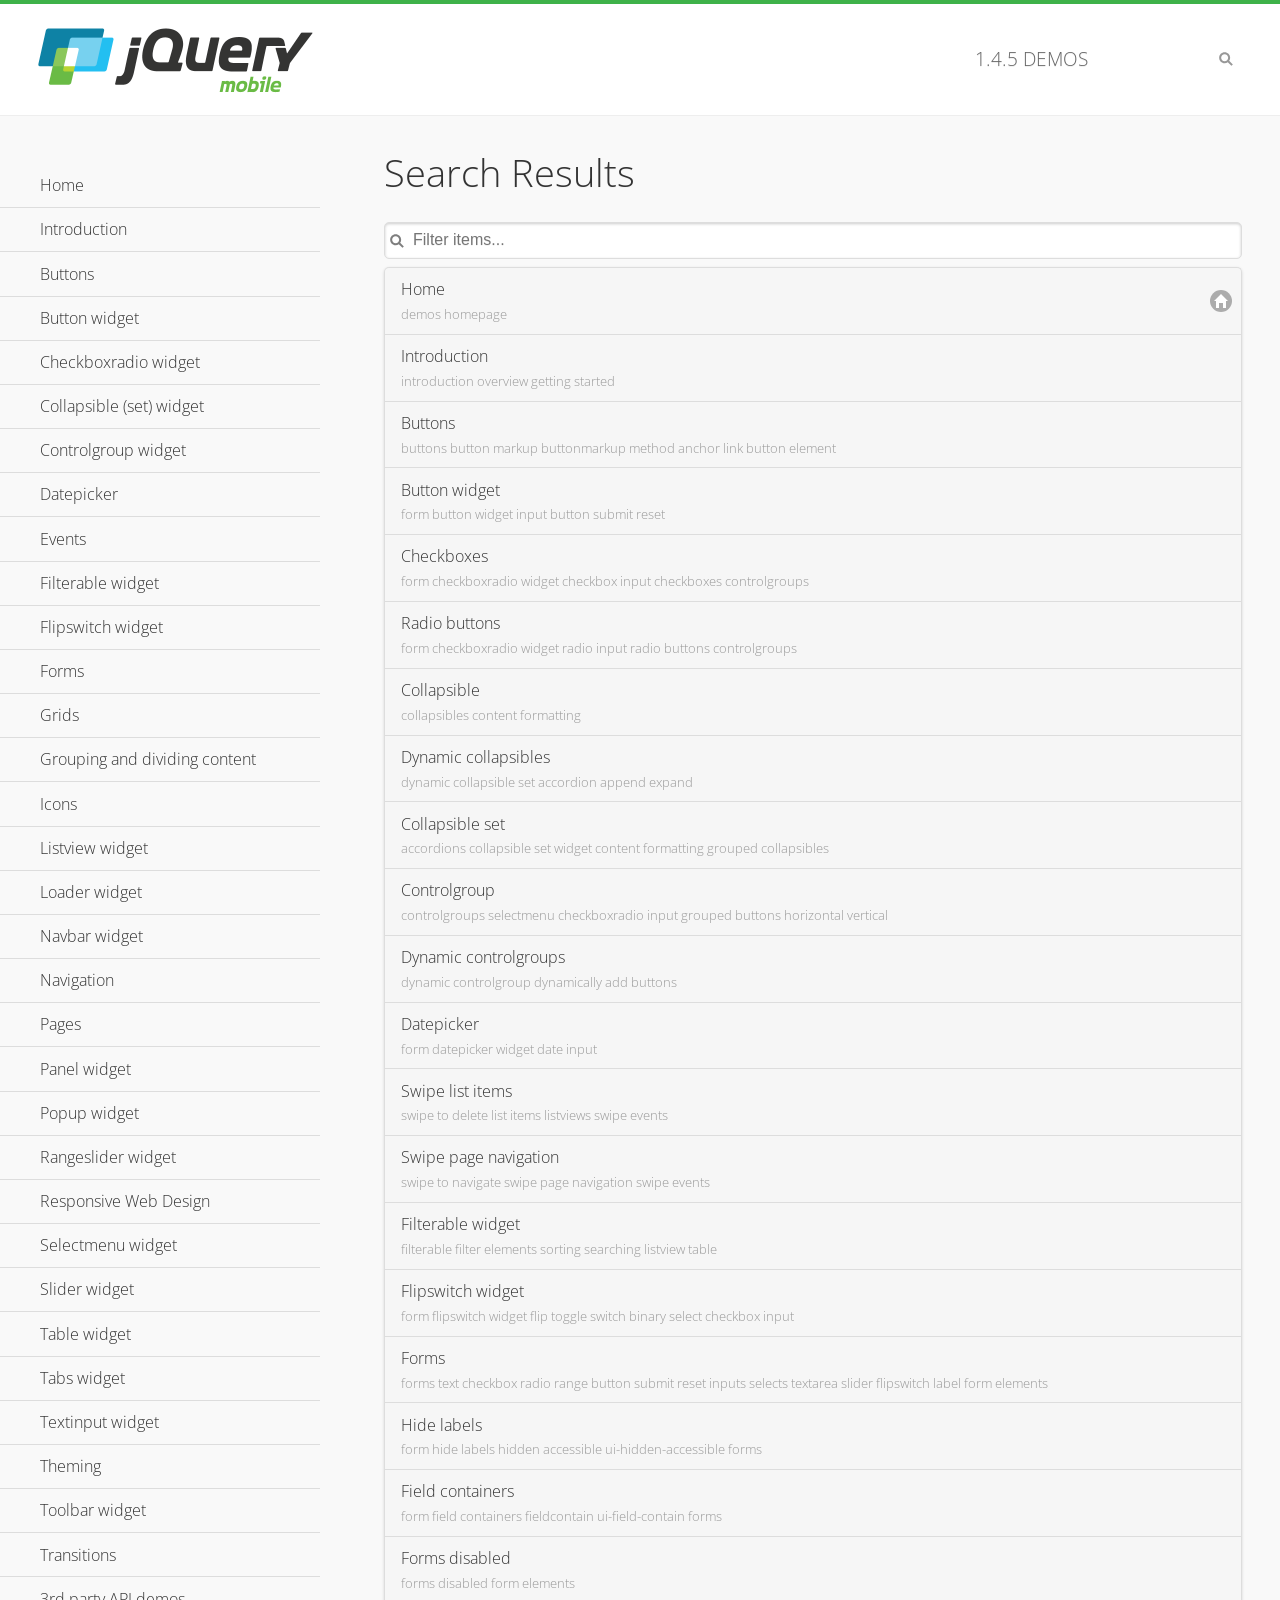
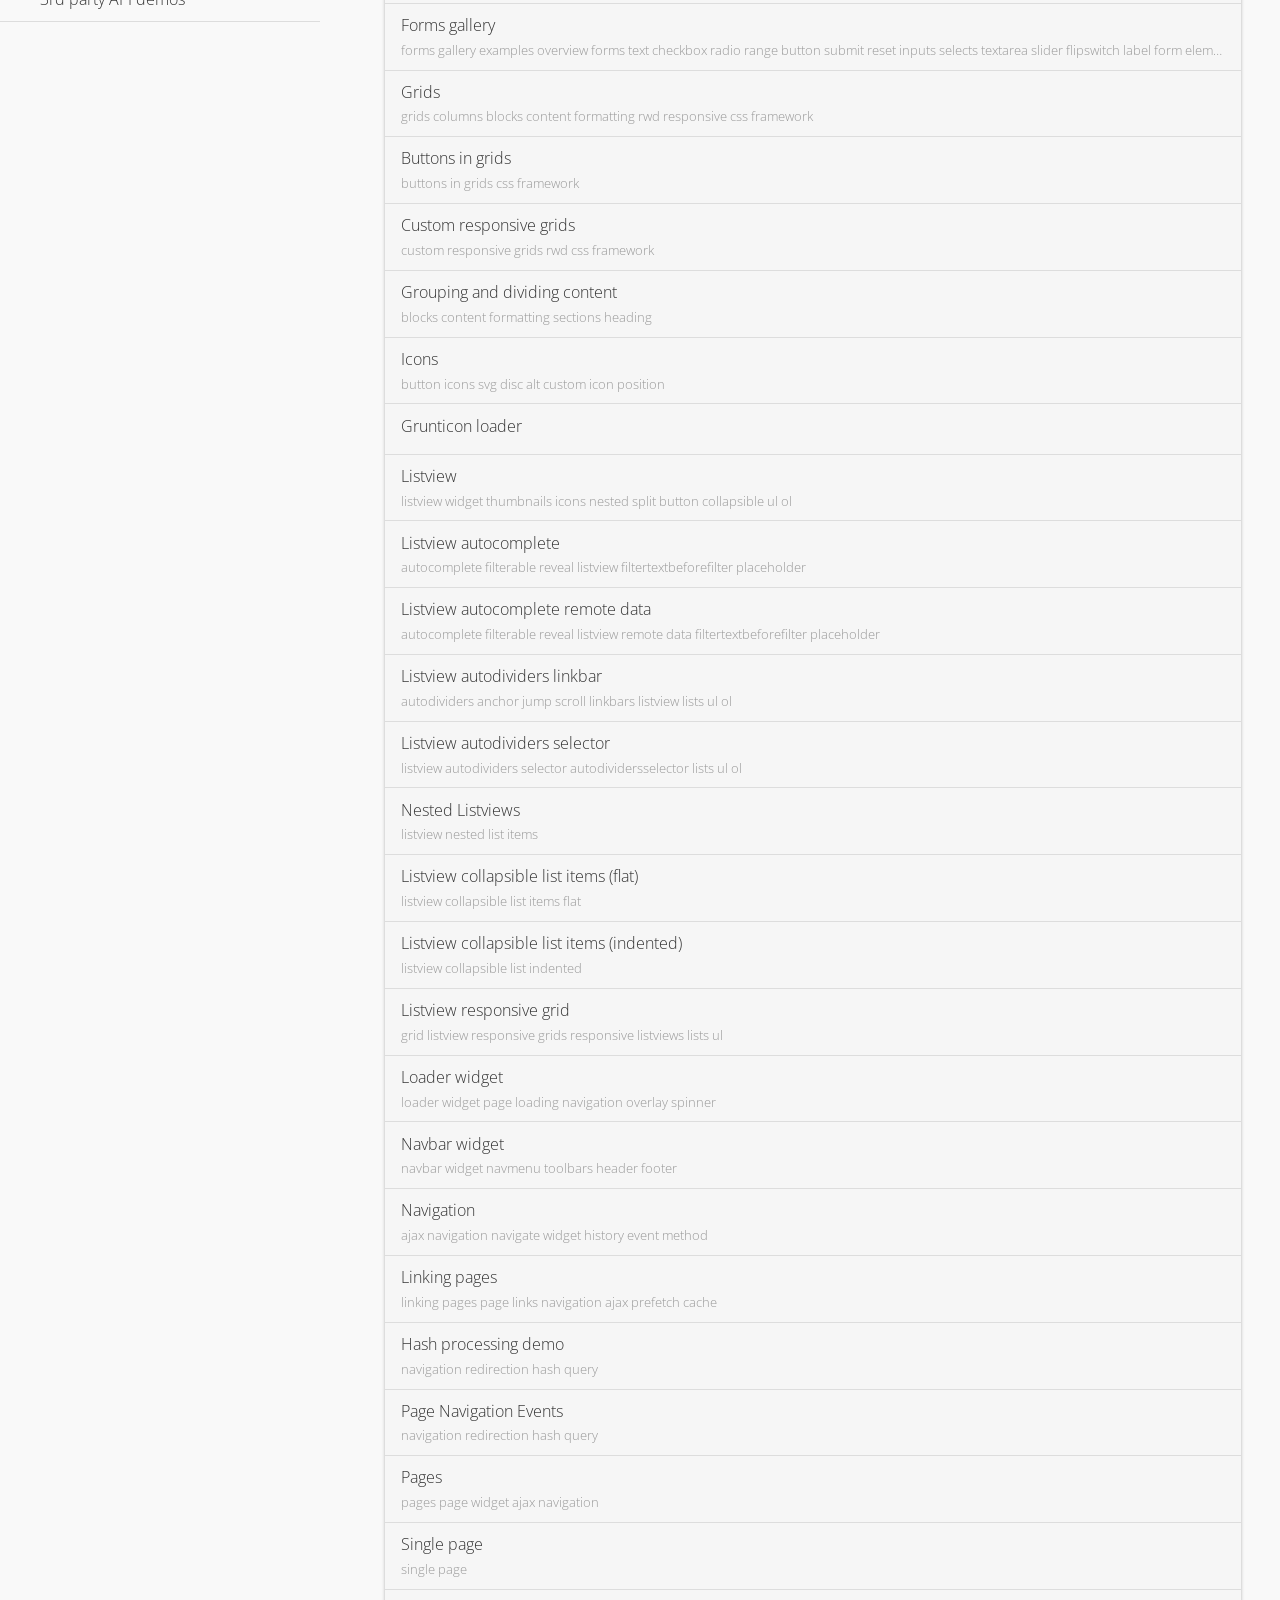
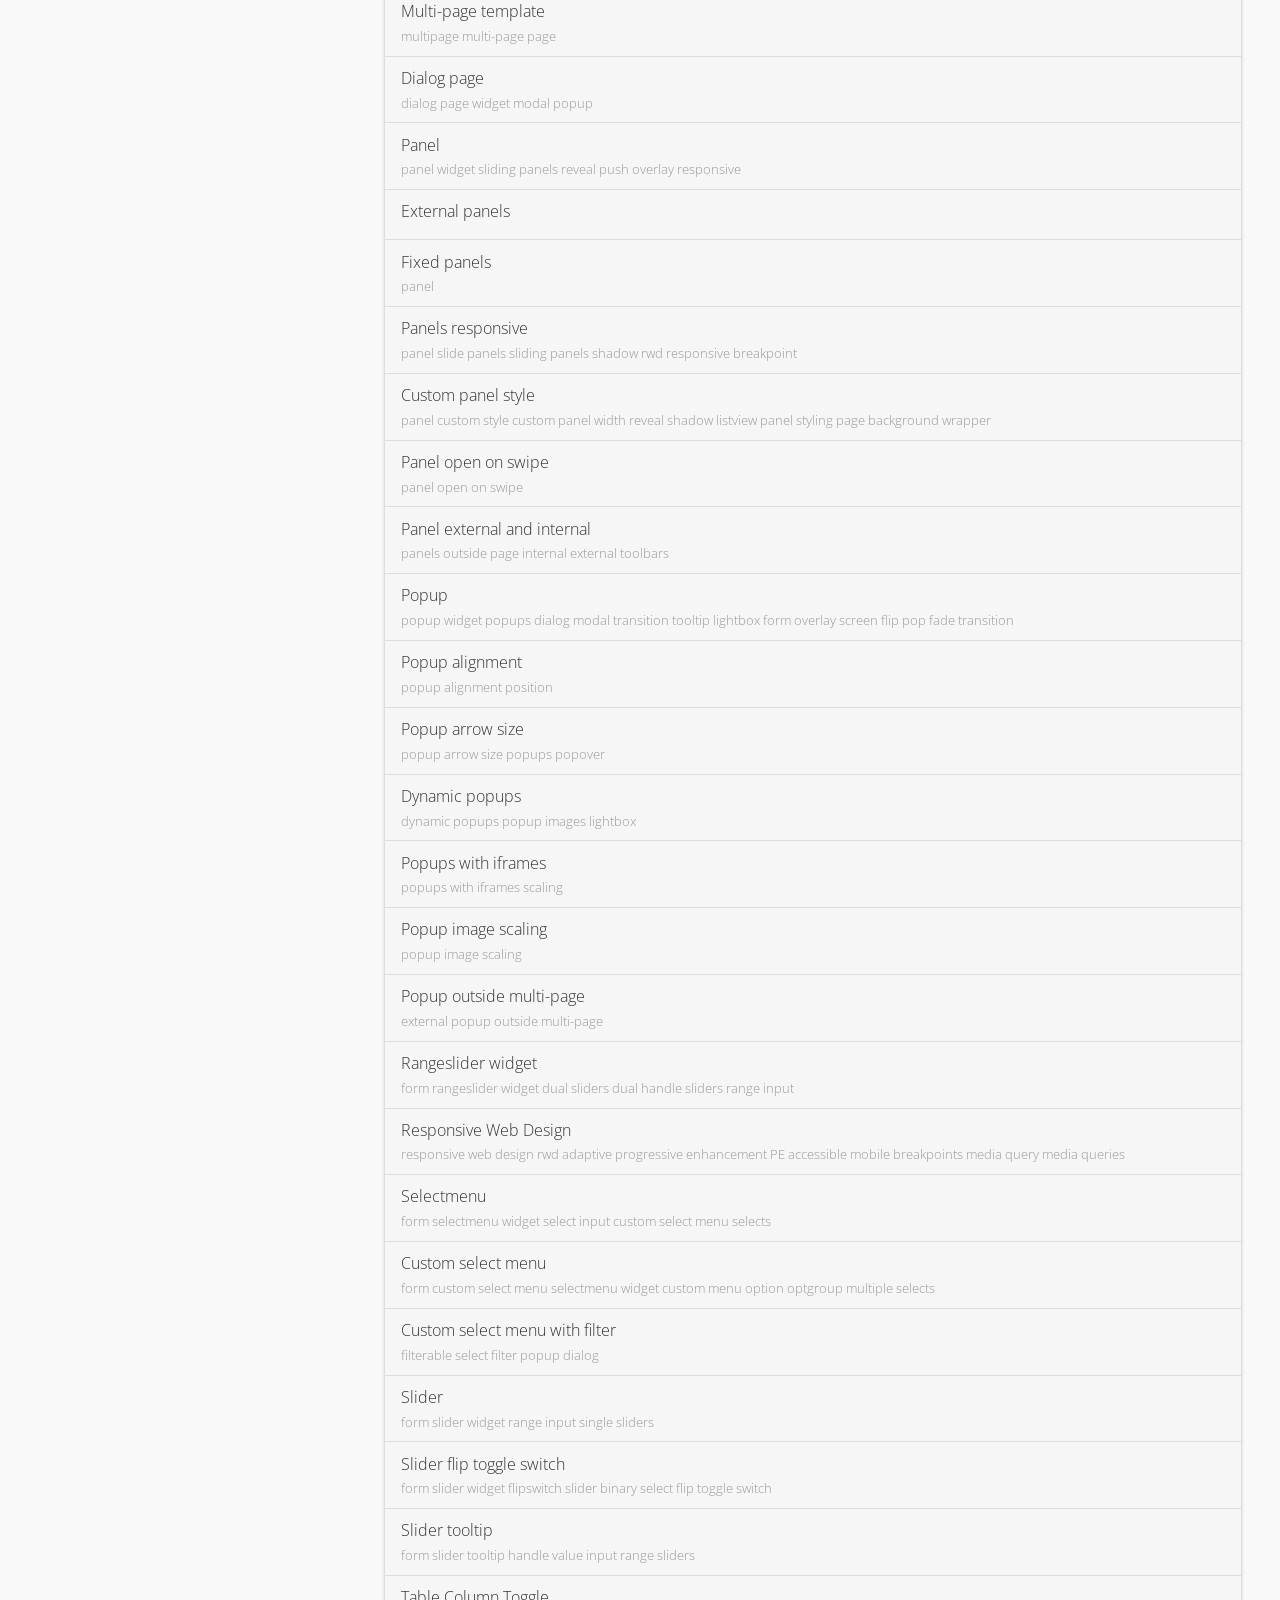
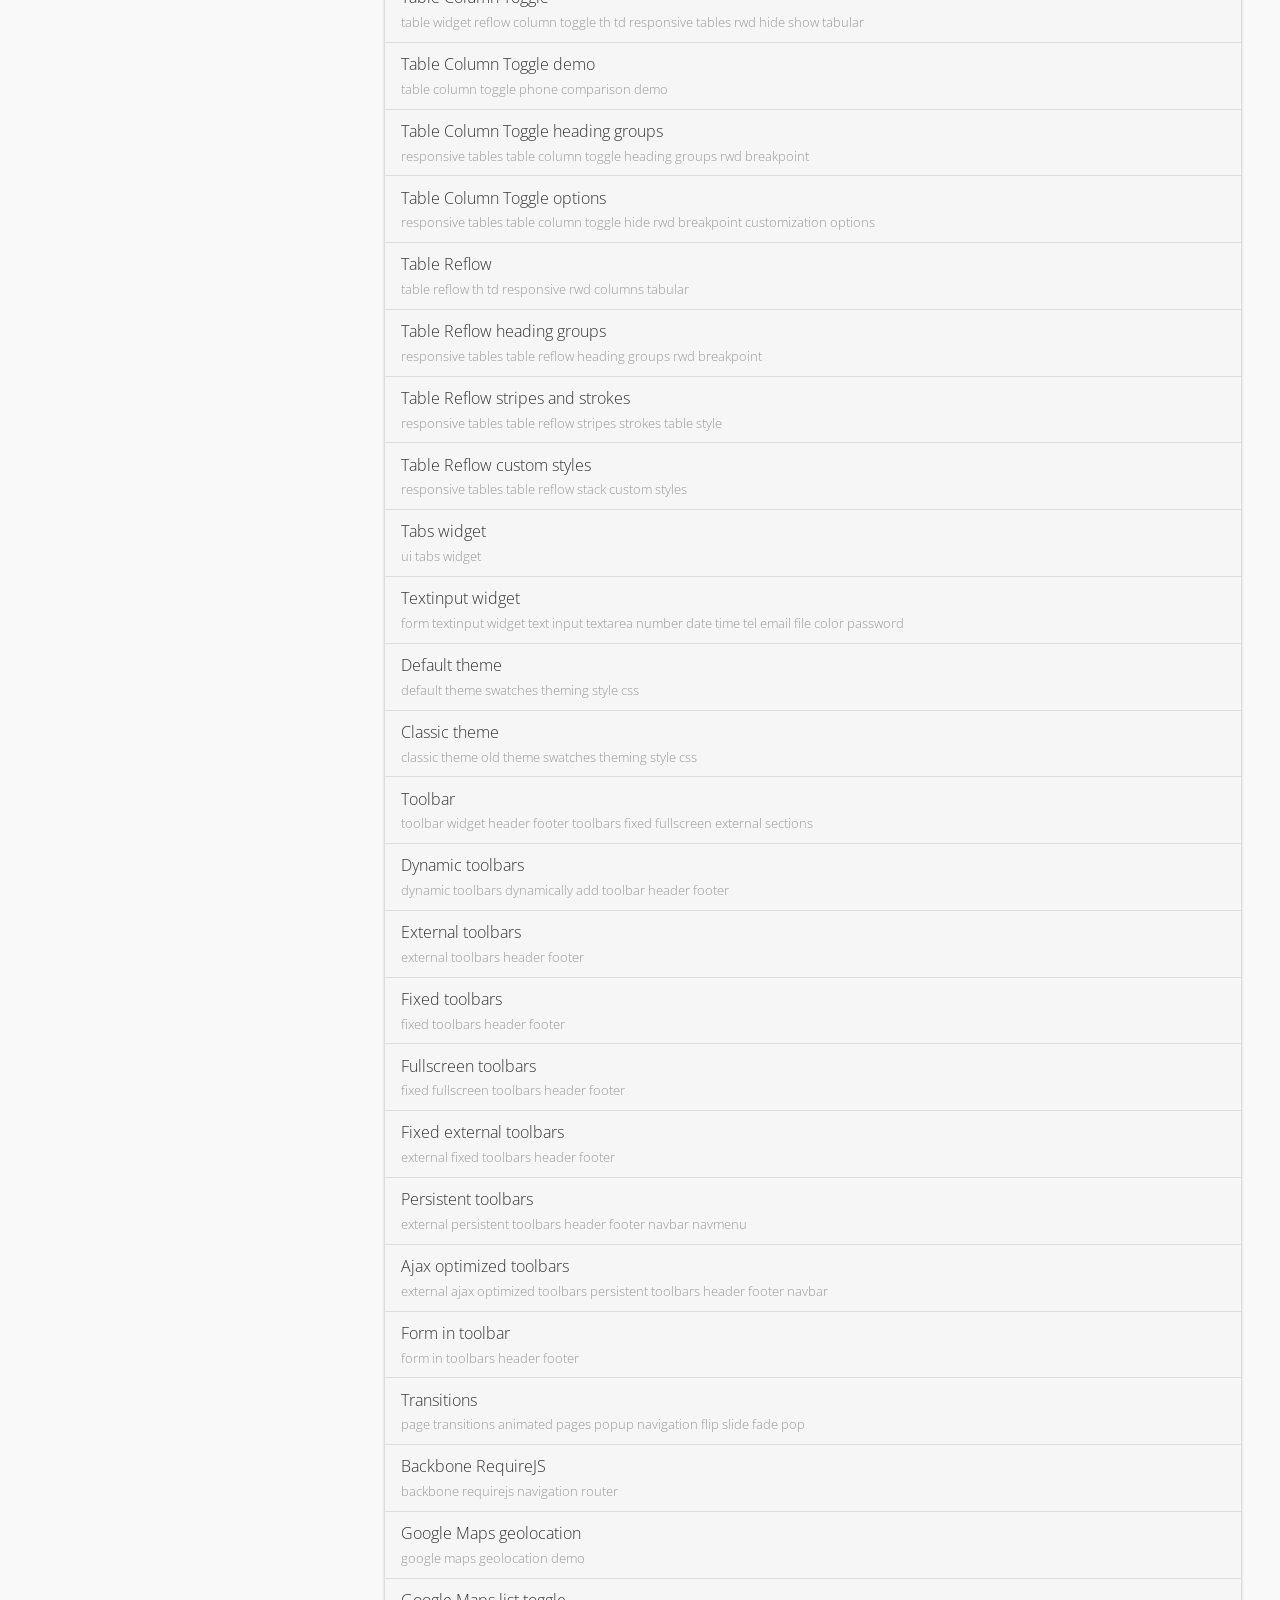
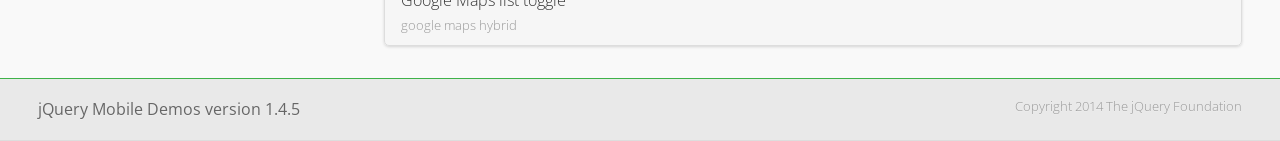
<file: resour/demos/_search/index.html>
<!DOCTYPE html>
<html>
<head>
	<meta charset="utf-8">
	<meta name="viewport" content="width=device-width, initial-scale=1">
	<title>jQuery Mobile Demos</title>
	<link rel="stylesheet" href="../css/themes/default/jquery.mobile-1.4.5.min.css">
	<link rel="stylesheet" href="../_assets/css/jqm-demos.css">
	<link rel="shortcut icon" href="../_assets/favicon.ico">
    <link rel="stylesheet" href="http://fonts.googleapis.com/css?family=Open+Sans:300,400,700">
	<script src="../js/jquery.js"></script>
	<script src="../_assets/js/index.js"></script>
	<script src="../js/jquery.mobile-1.4.5.min.js"></script>

</head>
<body>
<div data-role="page" class="jqm-demos jqm-demos-index jqm-demos-search-results">

	<div data-role="header" class="jqm-header">
		<h2><a href="../" title="jQuery Mobile Demos home"><img src="../_assets/img/jquery-logo.png" alt="jQuery Mobile"></a></h2>
		<p><span class="jqm-version"></span> Demos</p>
		<a href="#" class="jqm-navmenu-link ui-btn ui-btn-icon-notext ui-corner-all ui-icon-bars ui-nodisc-icon ui-alt-icon ui-btn-left">Menu</a>
		<a href="#" class="jqm-search-link ui-btn ui-btn-icon-notext ui-corner-all ui-icon-search ui-nodisc-icon ui-alt-icon ui-btn-right">Search</a>
	</div><!-- /header -->

	<div role="main" class="ui-content jqm-content">

		<h1>Search Results</h1>

        <div class="jqm-search-results-wrap">
	        <ul class="jqm-list jqm-search-results-list">
<li data-filtertext="demos homepage" data-icon="home"><a href=".././">Home</a></li>
<li data-filtertext="introduction overview getting started"><a href="../intro/" data-ajax="false">Introduction</a></li>
<li data-filtertext="buttons button markup buttonmarkup method anchor link button element"><a href="../button-markup/" data-ajax="false">Buttons</a></li>
<li data-filtertext="form button widget input button submit reset"><a href="../button/" data-ajax="false">Button widget</a></li>
<li data-role="collapsible" data-enhanced="true" data-collapsed-icon="carat-d" data-expanded-icon="carat-u" data-iconpos="right" data-inset="false" class="ui-collapsible ui-collapsible-themed-content ui-collapsible-collapsed">
	<h3 class="ui-collapsible-heading ui-collapsible-heading-collapsed">
		<a href="#" class="ui-collapsible-heading-toggle ui-btn ui-btn-icon-right ui-btn-inherit ui-icon-carat-d">
		    Checkboxradio widget<span class="ui-collapsible-heading-status"> click to expand contents</span>
		</a>
	</h3>
	<div class="ui-collapsible-content ui-body-inherit ui-collapsible-content-collapsed" aria-hidden="true">
		<ul>
			<li data-filtertext="form checkboxradio widget checkbox input checkboxes controlgroups"><a href="../checkboxradio-checkbox/" data-ajax="false">Checkboxes</a></li>
			<li data-filtertext="form checkboxradio widget radio input radio buttons controlgroups"><a href="../checkboxradio-radio/" data-ajax="false">Radio buttons</a></li>
		</ul>
	</div>
</li>
<li data-role="collapsible" data-enhanced="true" data-collapsed-icon="carat-d" data-expanded-icon="carat-u" data-iconpos="right" data-inset="false" class="ui-collapsible ui-collapsible-themed-content ui-collapsible-collapsed">
	<h3 class="ui-collapsible-heading ui-collapsible-heading-collapsed">
		<a href="#" class="ui-collapsible-heading-toggle ui-btn ui-btn-icon-right ui-btn-inherit ui-icon-carat-d">
			Collapsible (set) widget<span class="ui-collapsible-heading-status"> click to expand contents</span>
		</a>
	</h3>
	<div class="ui-collapsible-content ui-body-inherit ui-collapsible-content-collapsed" aria-hidden="true">
		<ul>
			<li data-filtertext="collapsibles content formatting"><a href="../collapsible/" data-ajax="false">Collapsible</a></li>
			<li data-filtertext="dynamic collapsible set accordion append expand"><a href="../collapsible-dynamic/" data-ajax="false">Dynamic collapsibles</a></li>
			<li data-filtertext="accordions collapsible set widget content formatting grouped collapsibles"><a href="../collapsibleset/" data-ajax="false">Collapsible set</a></li>
		</ul>
	</div>
</li>
<li data-role="collapsible" data-enhanced="true" data-collapsed-icon="carat-d" data-expanded-icon="carat-u" data-iconpos="right" data-inset="false" class="ui-collapsible ui-collapsible-themed-content ui-collapsible-collapsed">
	<h3 class="ui-collapsible-heading ui-collapsible-heading-collapsed">
		<a href="#" class="ui-collapsible-heading-toggle ui-btn ui-btn-icon-right ui-btn-inherit ui-icon-carat-d">
			Controlgroup widget<span class="ui-collapsible-heading-status"> click to expand contents</span>
		</a>
	</h3>
	<div class="ui-collapsible-content ui-body-inherit ui-collapsible-content-collapsed" aria-hidden="true">
		<ul>
			<li data-filtertext="controlgroups selectmenu checkboxradio input grouped buttons horizontal vertical"><a href="../controlgroup/" data-ajax="false">Controlgroup</a></li>
			<li data-filtertext="dynamic controlgroup dynamically add buttons"><a href="../controlgroup-dynamic/" data-ajax="false">Dynamic controlgroups</a></li>
		</ul>
	</div>
</li>
<li data-filtertext="form datepicker widget date input"><a href="../datepicker/" data-ajax="false">Datepicker</a></li>
<li data-role="collapsible" data-enhanced="true" data-collapsed-icon="carat-d" data-expanded-icon="carat-u" data-iconpos="right" data-inset="false" class="ui-collapsible ui-collapsible-themed-content ui-collapsible-collapsed">
	<h3 class="ui-collapsible-heading ui-collapsible-heading-collapsed">
		<a href="#" class="ui-collapsible-heading-toggle ui-btn ui-btn-icon-right ui-btn-inherit ui-icon-carat-d">
			Events<span class="ui-collapsible-heading-status"> click to expand contents</span>
		</a>
	</h3>
	<div class="ui-collapsible-content ui-body-inherit ui-collapsible-content-collapsed" aria-hidden="true">
		<ul>
			<li data-filtertext="swipe to delete list items listviews swipe events"><a href="../swipe-list/" data-ajax="false">Swipe list items</a></li>
			<li data-filtertext="swipe to navigate swipe page navigation swipe events"><a href="../swipe-page/" data-ajax="false">Swipe page navigation</a></li>
		</ul>
	</div>
</li>
<li data-filtertext="filterable filter elements sorting searching listview table"><a href="../filterable/" data-ajax="false">Filterable widget</a></li>
<li data-filtertext="form flipswitch widget flip toggle switch binary select checkbox input"><a href="../flipswitch/" data-ajax="false">Flipswitch widget</a></li>
<li data-role="collapsible" data-enhanced="true" data-collapsed-icon="carat-d" data-expanded-icon="carat-u" data-iconpos="right" data-inset="false" class="ui-collapsible ui-collapsible-themed-content ui-collapsible-collapsed">
	<h3 class="ui-collapsible-heading ui-collapsible-heading-collapsed">
		<a href="#" class="ui-collapsible-heading-toggle ui-btn ui-btn-icon-right ui-btn-inherit ui-icon-carat-d">
			Forms<span class="ui-collapsible-heading-status"> click to expand contents</span>
		</a>
	</h3>
	<div class="ui-collapsible-content ui-body-inherit ui-collapsible-content-collapsed" aria-hidden="true">
		<ul>
			<li data-filtertext="forms text checkbox radio range button submit reset inputs selects textarea slider flipswitch label form elements"><a href="../forms/" data-ajax="false">Forms</a></li>
			<li data-filtertext="form hide labels hidden accessible ui-hidden-accessible forms"><a href="../forms-label-hidden-accessible/" data-ajax="false">Hide labels</a></li>
			<li data-filtertext="form field containers fieldcontain ui-field-contain forms"><a href="../forms-field-contain/" data-ajax="false">Field containers</a></li>
			<li data-filtertext="forms disabled form elements"><a href="../forms-disabled/" data-ajax="false">Forms disabled</a></li>
			<li data-filtertext="forms gallery examples overview forms text checkbox radio range button submit reset inputs selects textarea slider flipswitch label form elements"><a href="../forms-gallery/" data-ajax="false">Forms gallery</a></li>
		</ul>
	</div>
</li>
<li data-role="collapsible" data-enhanced="true" data-collapsed-icon="carat-d" data-expanded-icon="carat-u" data-iconpos="right" data-inset="false" class="ui-collapsible ui-collapsible-themed-content ui-collapsible-collapsed">
	<h3 class="ui-collapsible-heading ui-collapsible-heading-collapsed">
		<a href="#" class="ui-collapsible-heading-toggle ui-btn ui-btn-icon-right ui-btn-inherit ui-icon-carat-d">
			Grids<span class="ui-collapsible-heading-status"> click to expand contents</span>
		</a>
	</h3>
	<div class="ui-collapsible-content ui-body-inherit ui-collapsible-content-collapsed" aria-hidden="true">
		<ul>
			<li data-filtertext="grids columns blocks content formatting rwd responsive css framework"><a href="../grids/" data-ajax="false">Grids</a></li>
			<li data-filtertext="buttons in grids css framework"><a href="../grids-buttons/" data-ajax="false">Buttons in grids</a></li>
			<li data-filtertext="custom responsive grids rwd css framework"><a href="../grids-custom-responsive/" data-ajax="false">Custom responsive grids</a></li>
		</ul>
	</div>
</li>
<li data-filtertext="blocks content formatting sections heading"><a href="../body-bar-classes/" data-ajax="false">Grouping and dividing content</a></li>
<li data-role="collapsible" data-enhanced="true" data-collapsed-icon="carat-d" data-expanded-icon="carat-u" data-iconpos="right" data-inset="false" class="ui-collapsible ui-collapsible-themed-content ui-collapsible-collapsed">
	<h3 class="ui-collapsible-heading ui-collapsible-heading-collapsed">
		<a href="#" class="ui-collapsible-heading-toggle ui-btn ui-btn-icon-right ui-btn-inherit ui-icon-carat-d">
			Icons<span class="ui-collapsible-heading-status"> click to expand contents</span>
		</a>
	</h3>
	<div class="ui-collapsible-content ui-body-inherit ui-collapsible-content-collapsed" aria-hidden="true">
		<ul>
			<li data-filtertext="button icons svg disc alt custom icon position"><a href="../icons/" data-ajax="false">Icons</a></li>
			<li data-filtertext=""><a href="../icons-grunticon/" data-ajax="false">Grunticon loader</a></li>
		</ul>
	</div>
</li>
<li data-role="collapsible" data-enhanced="true" data-collapsed-icon="carat-d" data-expanded-icon="carat-u" data-iconpos="right" data-inset="false" class="ui-collapsible ui-collapsible-themed-content ui-collapsible-collapsed">
	<h3 class="ui-collapsible-heading ui-collapsible-heading-collapsed">
		<a href="#" class="ui-collapsible-heading-toggle ui-btn ui-btn-icon-right ui-btn-inherit ui-icon-carat-d">
			Listview widget<span class="ui-collapsible-heading-status"> click to expand contents</span>
		</a>
	</h3>
	<div class="ui-collapsible-content ui-body-inherit ui-collapsible-content-collapsed" aria-hidden="true">
		<ul>
			<li data-filtertext="listview widget thumbnails icons nested split button collapsible ul ol"><a href="../listview/" data-ajax="false">Listview</a></li>
			<li data-filtertext="autocomplete filterable reveal listview filtertextbeforefilter placeholder"><a href="../listview-autocomplete/" data-ajax="false">Listview autocomplete</a></li>
			<li data-filtertext="autocomplete filterable reveal listview remote data filtertextbeforefilter placeholder"><a href="../listview-autocomplete-remote/" data-ajax="false">Listview autocomplete remote data</a></li>
			<li data-filtertext="autodividers anchor jump scroll linkbars listview lists ul ol"><a href="../listview-autodividers-linkbar/" data-ajax="false">Listview autodividers linkbar</a></li>
			<li data-filtertext="listview autodividers selector autodividersselector lists ul ol"><a href="../listview-autodividers-selector/" data-ajax="false">Listview autodividers selector</a></li>
			<li data-filtertext="listview nested list items"><a href="../listview-nested-lists/" data-ajax="false">Nested Listviews</a></li>
			<li data-filtertext="listview collapsible list items flat"><a href="../listview-collapsible-item-flat/" data-ajax="false">Listview collapsible list items (flat)</a></li>
			<li data-filtertext="listview collapsible list indented"><a href="../listview-collapsible-item-indented/" data-ajax="false">Listview collapsible list items (indented)</a></li>
			<li data-filtertext="grid listview responsive grids responsive listviews lists ul"><a href="../listview-grid/" data-ajax="false">Listview responsive grid</a></li>
		</ul>
	</div>
</li>
<li data-filtertext="loader widget page loading navigation overlay spinner"><a href="../loader/" data-ajax="false">Loader widget</a></li>
<li data-filtertext="navbar widget navmenu toolbars header footer"><a href="../navbar/" data-ajax="false">Navbar widget</a></li>
<li data-role="collapsible" data-enhanced="true" data-collapsed-icon="carat-d" data-expanded-icon="carat-u" data-iconpos="right" data-inset="false" class="ui-collapsible ui-collapsible-themed-content ui-collapsible-collapsed">
	<h3 class="ui-collapsible-heading ui-collapsible-heading-collapsed">
		<a href="#" class="ui-collapsible-heading-toggle ui-btn ui-btn-icon-right ui-btn-inherit ui-icon-carat-d">
			Navigation<span class="ui-collapsible-heading-status"> click to expand contents</span>
		</a>
	</h3>
	<div class="ui-collapsible-content ui-body-inherit ui-collapsible-content-collapsed" aria-hidden="true">
		<ul>
			<li data-filtertext="ajax navigation navigate widget history event method"><a href="../navigation/" data-ajax="false">Navigation</a></li>
			<li data-filtertext="linking pages page links navigation ajax prefetch cache"><a href="../navigation-linking-pages/" data-ajax="false">Linking pages</a></li>
			<!-- <li data-filtertext="php redirect server redirection server-side navigation"><a href="../navigation-php-redirect/" data-ajax="false">PHP redirect demo</a></li>-->
			<li data-filtertext="navigation redirection hash query"><a href="../navigation-hash-processing/" data-ajax="false">Hash processing demo</a></li>
			<li data-filtertext="navigation redirection hash query"><a href="../page-events/" data-ajax="false">Page Navigation Events</a></li>
		</ul>
	</div>
</li>
<li data-role="collapsible" data-enhanced="true" data-collapsed-icon="carat-d" data-expanded-icon="carat-u" data-iconpos="right" data-inset="false" class="ui-collapsible ui-collapsible-themed-content ui-collapsible-collapsed">
	<h3 class="ui-collapsible-heading ui-collapsible-heading-collapsed">
		<a href="#" class="ui-collapsible-heading-toggle ui-btn ui-btn-icon-right ui-btn-inherit ui-icon-carat-d">
			Pages<span class="ui-collapsible-heading-status"> click to expand contents</span>
		</a>
	</h3>
	<div class="ui-collapsible-content ui-body-inherit ui-collapsible-content-collapsed" aria-hidden="true">
		<ul>
			<li data-filtertext="pages page widget ajax navigation"><a href="../pages/" data-ajax="false">Pages</a></li>
			<li data-filtertext="single page"><a href="../pages-single-page/" data-ajax="false">Single page</a></li>
			<li data-filtertext="multipage multi-page page"><a href="../pages-multi-page/" data-ajax="false">Multi-page template</a></li>
			<li data-filtertext="dialog page widget modal popup"><a href="../pages-dialog/" data-ajax="false">Dialog page</a></li>
		</ul>
	</div>
</li>
<li data-role="collapsible" data-enhanced="true" data-collapsed-icon="carat-d" data-expanded-icon="carat-u" data-iconpos="right" data-inset="false" class="ui-collapsible ui-collapsible-themed-content ui-collapsible-collapsed">
	<h3 class="ui-collapsible-heading ui-collapsible-heading-collapsed">
		<a href="#" class="ui-collapsible-heading-toggle ui-btn ui-btn-icon-right ui-btn-inherit ui-icon-carat-d">
			Panel widget<span class="ui-collapsible-heading-status"> click to expand contents</span>
		</a>
	</h3>
	<div class="ui-collapsible-content ui-body-inherit ui-collapsible-content-collapsed" aria-hidden="true">
		<ul>
			<li data-filtertext="panel widget sliding panels reveal push overlay responsive"><a href="../panel/" data-ajax="false">Panel</a></li>
			<li data-filtertext=""><a href="../panel-external/" data-ajax="false">External panels</a></li>
			<li data-filtertext="panel "><a href="../panel-fixed/" data-ajax="false">Fixed panels</a></li>
			<li data-filtertext="panel slide panels sliding panels shadow rwd responsive breakpoint"><a href="../panel-responsive/" data-ajax="false">Panels responsive</a></li>
			<li data-filtertext="panel custom style custom panel width reveal shadow listview panel styling page background wrapper"><a href="../panel-styling/" data-ajax="false">Custom panel style</a></li>
			<li data-filtertext="panel open on swipe"><a href="../panel-swipe-open/" data-ajax="false">Panel open on swipe</a></li>
			<li data-filtertext="panels outside page internal external toolbars"><a href="../panel-external-internal/" data-ajax="false">Panel external and internal</a></li>
		</ul>
	</div>
</li>
<li data-role="collapsible" data-enhanced="true" data-collapsed-icon="carat-d" data-expanded-icon="carat-u" data-iconpos="right" data-inset="false" class="ui-collapsible ui-collapsible-themed-content ui-collapsible-collapsed">
	<h3 class="ui-collapsible-heading ui-collapsible-heading-collapsed">
		<a href="#" class="ui-collapsible-heading-toggle ui-btn ui-btn-icon-right ui-btn-inherit ui-icon-carat-d">
			Popup widget<span class="ui-collapsible-heading-status"> click to expand contents</span>
		</a>
	</h3>
	<div class="ui-collapsible-content ui-body-inherit ui-collapsible-content-collapsed" aria-hidden="true">
		<ul>
			<li data-filtertext="popup widget popups dialog modal transition tooltip lightbox form overlay screen flip pop fade transition"><a href="../popup/" data-ajax="false">Popup</a></li>
			<li data-filtertext="popup alignment position"><a href="../popup-alignment/" data-ajax="false">Popup alignment</a></li>
			<li data-filtertext="popup arrow size popups popover"><a href="../popup-arrow-size/" data-ajax="false">Popup arrow size</a></li>
			<li data-filtertext="dynamic popups popup images lightbox"><a href="../popup-dynamic/" data-ajax="false">Dynamic popups</a></li>
			<li data-filtertext="popups with iframes scaling"><a href="../popup-iframe/" data-ajax="false">Popups with iframes</a></li>
			<li data-filtertext="popup image scaling"><a href="../popup-image-scaling/" data-ajax="false">Popup image scaling</a></li>
			<li data-filtertext="external popup outside multi-page"><a href="../popup-outside-multipage/" data-ajax="false">Popup outside multi-page</a></li>
		</ul>
	</div>
</li>
<li data-filtertext="form rangeslider widget dual sliders dual handle sliders range input"><a href="../rangeslider/" data-ajax="false">Rangeslider widget</a></li>
<li data-filtertext="responsive web design rwd adaptive progressive enhancement PE accessible mobile breakpoints media query media queries"><a href="../rwd/" data-ajax="false">Responsive Web Design</a></li>
<li data-role="collapsible" data-enhanced="true" data-collapsed-icon="carat-d" data-expanded-icon="carat-u" data-iconpos="right" data-inset="false" class="ui-collapsible ui-collapsible-themed-content ui-collapsible-collapsed">
	<h3 class="ui-collapsible-heading ui-collapsible-heading-collapsed">
		<a href="#" class="ui-collapsible-heading-toggle ui-btn ui-btn-icon-right ui-btn-inherit ui-icon-carat-d">
			Selectmenu widget<span class="ui-collapsible-heading-status"> click to expand contents</span>
		</a>
	</h3>
	<div class="ui-collapsible-content ui-body-inherit ui-collapsible-content-collapsed" aria-hidden="true">
		<ul>
			<li data-filtertext="form selectmenu widget select input custom select menu selects"><a href="../selectmenu/" data-ajax="false">Selectmenu</a></li>
			<li data-filtertext="form custom select menu selectmenu widget custom menu option optgroup multiple selects"><a href="../selectmenu-custom/" data-ajax="false">Custom select menu</a></li>
			<li data-filtertext="filterable select filter popup dialog"><a href="../selectmenu-custom-filter/" data-ajax="false">Custom select menu with filter</a></li>
		</ul>
	</div>
</li>
<li data-role="collapsible" data-enhanced="true" data-collapsed-icon="carat-d" data-expanded-icon="carat-u" data-iconpos="right" data-inset="false" class="ui-collapsible ui-collapsible-themed-content ui-collapsible-collapsed">
	<h3 class="ui-collapsible-heading ui-collapsible-heading-collapsed">
		<a href="#" class="ui-collapsible-heading-toggle ui-btn ui-btn-icon-right ui-btn-inherit ui-icon-carat-d">
			Slider widget<span class="ui-collapsible-heading-status"> click to expand contents</span>
		</a>
	</h3>
	<div class="ui-collapsible-content ui-body-inherit ui-collapsible-content-collapsed" aria-hidden="true">
		<ul>
			<li data-filtertext="form slider widget range input single sliders"><a href="../slider/" data-ajax="false">Slider</a></li>
			<li data-filtertext="form slider widget flipswitch slider binary select flip toggle switch"><a href="../slider-flipswitch/" data-ajax="false">Slider flip toggle switch</a></li>
			<li data-filtertext="form slider tooltip handle value input range sliders"><a href="../slider-tooltip/" data-ajax="false">Slider tooltip</a></li>
		</ul>
	</div>
</li>
<li data-role="collapsible" data-enhanced="true" data-collapsed-icon="carat-d" data-expanded-icon="carat-u" data-iconpos="right" data-inset="false" class="ui-collapsible ui-collapsible-themed-content ui-collapsible-collapsed">
	<h3 class="ui-collapsible-heading ui-collapsible-heading-collapsed">
		<a href="#" class="ui-collapsible-heading-toggle ui-btn ui-btn-icon-right ui-btn-inherit ui-icon-carat-d">
			Table widget<span class="ui-collapsible-heading-status"> click to expand contents</span>
		</a>
	</h3>
	<div class="ui-collapsible-content ui-body-inherit ui-collapsible-content-collapsed" aria-hidden="true">
		<ul>
			<li data-filtertext="table widget reflow column toggle th td responsive tables rwd hide show tabular"><a href="../table-column-toggle/" data-ajax="false">Table Column Toggle</a></li>
			<li data-filtertext="table column toggle phone comparison demo"><a href="../table-column-toggle-example/" data-ajax="false">Table Column Toggle demo</a></li>
			<li data-filtertext="responsive tables table column toggle heading groups rwd breakpoint"><a href="../table-column-toggle-heading-groups/" data-ajax="false">Table Column Toggle heading groups</a></li>
			<li data-filtertext="responsive tables table column toggle hide rwd breakpoint customization options"><a href="../table-column-toggle-options/" data-ajax="false">Table Column Toggle options</a></li>
			<li data-filtertext="table reflow th td responsive rwd columns tabular"><a href="../table-reflow/" data-ajax="false">Table Reflow</a></li>
			<li data-filtertext="responsive tables table reflow heading groups rwd breakpoint"><a href="../table-reflow-heading-groups/" data-ajax="false">Table Reflow heading groups</a></li>
			<li data-filtertext="responsive tables table reflow stripes strokes table style"><a href="../table-reflow-stripes-strokes/" data-ajax="false">Table Reflow stripes and strokes</a></li>
			<li data-filtertext="responsive tables table reflow stack custom styles"><a href="../table-reflow-styling/" data-ajax="false">Table Reflow custom styles</a></li>
		</ul>
	</div>
</li>
<li data-filtertext="ui tabs widget"><a href="../tabs/" data-ajax="false">Tabs widget</a></li>
<li data-filtertext="form textinput widget text input textarea number date time tel email file color password"><a href="../textinput/" data-ajax="false">Textinput widget</a></li>
<li data-role="collapsible" data-enhanced="true" data-collapsed-icon="carat-d" data-expanded-icon="carat-u" data-iconpos="right" data-inset="false" class="ui-collapsible ui-collapsible-themed-content ui-collapsible-collapsed">
	<h3 class="ui-collapsible-heading ui-collapsible-heading-collapsed">
		<a href="#" class="ui-collapsible-heading-toggle ui-btn ui-btn-icon-right ui-btn-inherit ui-icon-carat-d">
			Theming<span class="ui-collapsible-heading-status"> click to expand contents</span>
		</a>
	</h3>
	<div class="ui-collapsible-content ui-body-inherit ui-collapsible-content-collapsed" aria-hidden="true">
		<ul>
			<li data-filtertext="default theme swatches theming style css"><a href="../theme-default/" data-ajax="false">Default theme</a></li>
			<li data-filtertext="classic theme old theme swatches theming style css"><a href="../theme-classic/" data-ajax="false">Classic theme</a></li>
		</ul>
	</div>
</li>
<li data-role="collapsible" data-enhanced="true" data-collapsed-icon="carat-d" data-expanded-icon="carat-u" data-iconpos="right" data-inset="false" class="ui-collapsible ui-collapsible-themed-content ui-collapsible-collapsed">
	<h3 class="ui-collapsible-heading ui-collapsible-heading-collapsed">
		<a href="#" class="ui-collapsible-heading-toggle ui-btn ui-btn-icon-right ui-btn-inherit ui-icon-carat-d">
			Toolbar widget<span class="ui-collapsible-heading-status"> click to expand contents</span>
		</a>
	</h3>
	<div class="ui-collapsible-content ui-body-inherit ui-collapsible-content-collapsed" aria-hidden="true">
		<ul>
			<li data-filtertext="toolbar widget header footer toolbars fixed fullscreen external sections"><a href="../toolbar/" data-ajax="false">Toolbar</a></li>
			<li data-filtertext="dynamic toolbars dynamically add toolbar header footer"><a href="../toolbar-dynamic/" data-ajax="false">Dynamic toolbars</a></li>
			<li data-filtertext="external toolbars header footer"><a href="../toolbar-external/" data-ajax="false">External toolbars</a></li>
			<li data-filtertext="fixed toolbars header footer"><a href="../toolbar-fixed/" data-ajax="false">Fixed toolbars</a></li>
			<li data-filtertext="fixed fullscreen toolbars header footer"><a href="../toolbar-fixed-fullscreen/" data-ajax="false">Fullscreen toolbars</a></li>
			<li data-filtertext="external fixed toolbars header footer"><a href="../toolbar-fixed-external/" data-ajax="false">Fixed external toolbars</a></li>
			<li data-filtertext="external persistent toolbars header footer navbar navmenu"><a href="../toolbar-fixed-persistent/" data-ajax="false">Persistent toolbars</a></li>
			<li data-filtertext="external ajax optimized toolbars persistent toolbars header footer navbar"><a href="../toolbar-fixed-persistent-optimized/" data-ajax="false">Ajax optimized toolbars</a></li>
			<li data-filtertext="form in toolbars header footer"><a href="../toolbar-fixed-forms/" data-ajax="false">Form in toolbar</a></li>
		</ul>
	</div>
</li>
<li data-filtertext="page transitions animated pages popup navigation flip slide fade pop"><a href="../transitions/" data-ajax="false">Transitions</a></li>
<li data-role="collapsible" data-enhanced="true" data-collapsed-icon="carat-d" data-expanded-icon="carat-u" data-iconpos="right" data-inset="false" class="ui-collapsible ui-collapsible-themed-content ui-collapsible-collapsed">
	<h3 class="ui-collapsible-heading ui-collapsible-heading-collapsed">
		<a href="#" class="ui-collapsible-heading-toggle ui-btn ui-btn-icon-right ui-btn-inherit ui-icon-carat-d">
			3rd party API demos<span class="ui-collapsible-heading-status"> click to expand contents</span>
		</a>
	</h3>
	<div class="ui-collapsible-content ui-body-inherit ui-collapsible-content-collapsed" aria-hidden="true">
		<ul>
			<li data-filtertext="backbone requirejs navigation router"><a href="../backbone-requirejs/" data-ajax="false">Backbone RequireJS</a></li>
			<li data-filtertext="google maps geolocation demo"><a href="../map-geolocation/" data-ajax="false">Google Maps geolocation</a></li>
			<li data-filtertext="google maps hybrid"><a href="../map-list-toggle/" data-ajax="false">Google Maps list toggle</a></li>
		</ul>
	</div>
</li>



	        </ul>
	    </div>

	</div><!-- /content -->
	    <div data-role="panel" class="jqm-navmenu-panel" data-position="left" data-display="overlay" data-theme="a">
	    	<ul class="jqm-list ui-alt-icon ui-nodisc-icon">
<li data-filtertext="demos homepage" data-icon="home"><a href=".././">Home</a></li>
<li data-filtertext="introduction overview getting started"><a href="../intro/" data-ajax="false">Introduction</a></li>
<li data-filtertext="buttons button markup buttonmarkup method anchor link button element"><a href="../button-markup/" data-ajax="false">Buttons</a></li>
<li data-filtertext="form button widget input button submit reset"><a href="../button/" data-ajax="false">Button widget</a></li>
<li data-role="collapsible" data-enhanced="true" data-collapsed-icon="carat-d" data-expanded-icon="carat-u" data-iconpos="right" data-inset="false" class="ui-collapsible ui-collapsible-themed-content ui-collapsible-collapsed">
	<h3 class="ui-collapsible-heading ui-collapsible-heading-collapsed">
		<a href="#" class="ui-collapsible-heading-toggle ui-btn ui-btn-icon-right ui-btn-inherit ui-icon-carat-d">
		    Checkboxradio widget<span class="ui-collapsible-heading-status"> click to expand contents</span>
		</a>
	</h3>
	<div class="ui-collapsible-content ui-body-inherit ui-collapsible-content-collapsed" aria-hidden="true">
		<ul>
			<li data-filtertext="form checkboxradio widget checkbox input checkboxes controlgroups"><a href="../checkboxradio-checkbox/" data-ajax="false">Checkboxes</a></li>
			<li data-filtertext="form checkboxradio widget radio input radio buttons controlgroups"><a href="../checkboxradio-radio/" data-ajax="false">Radio buttons</a></li>
		</ul>
	</div>
</li>
<li data-role="collapsible" data-enhanced="true" data-collapsed-icon="carat-d" data-expanded-icon="carat-u" data-iconpos="right" data-inset="false" class="ui-collapsible ui-collapsible-themed-content ui-collapsible-collapsed">
	<h3 class="ui-collapsible-heading ui-collapsible-heading-collapsed">
		<a href="#" class="ui-collapsible-heading-toggle ui-btn ui-btn-icon-right ui-btn-inherit ui-icon-carat-d">
			Collapsible (set) widget<span class="ui-collapsible-heading-status"> click to expand contents</span>
		</a>
	</h3>
	<div class="ui-collapsible-content ui-body-inherit ui-collapsible-content-collapsed" aria-hidden="true">
		<ul>
			<li data-filtertext="collapsibles content formatting"><a href="../collapsible/" data-ajax="false">Collapsible</a></li>
			<li data-filtertext="dynamic collapsible set accordion append expand"><a href="../collapsible-dynamic/" data-ajax="false">Dynamic collapsibles</a></li>
			<li data-filtertext="accordions collapsible set widget content formatting grouped collapsibles"><a href="../collapsibleset/" data-ajax="false">Collapsible set</a></li>
		</ul>
	</div>
</li>
<li data-role="collapsible" data-enhanced="true" data-collapsed-icon="carat-d" data-expanded-icon="carat-u" data-iconpos="right" data-inset="false" class="ui-collapsible ui-collapsible-themed-content ui-collapsible-collapsed">
	<h3 class="ui-collapsible-heading ui-collapsible-heading-collapsed">
		<a href="#" class="ui-collapsible-heading-toggle ui-btn ui-btn-icon-right ui-btn-inherit ui-icon-carat-d">
			Controlgroup widget<span class="ui-collapsible-heading-status"> click to expand contents</span>
		</a>
	</h3>
	<div class="ui-collapsible-content ui-body-inherit ui-collapsible-content-collapsed" aria-hidden="true">
		<ul>
			<li data-filtertext="controlgroups selectmenu checkboxradio input grouped buttons horizontal vertical"><a href="../controlgroup/" data-ajax="false">Controlgroup</a></li>
			<li data-filtertext="dynamic controlgroup dynamically add buttons"><a href="../controlgroup-dynamic/" data-ajax="false">Dynamic controlgroups</a></li>
		</ul>
	</div>
</li>
<li data-filtertext="form datepicker widget date input"><a href="../datepicker/" data-ajax="false">Datepicker</a></li>
<li data-role="collapsible" data-enhanced="true" data-collapsed-icon="carat-d" data-expanded-icon="carat-u" data-iconpos="right" data-inset="false" class="ui-collapsible ui-collapsible-themed-content ui-collapsible-collapsed">
	<h3 class="ui-collapsible-heading ui-collapsible-heading-collapsed">
		<a href="#" class="ui-collapsible-heading-toggle ui-btn ui-btn-icon-right ui-btn-inherit ui-icon-carat-d">
			Events<span class="ui-collapsible-heading-status"> click to expand contents</span>
		</a>
	</h3>
	<div class="ui-collapsible-content ui-body-inherit ui-collapsible-content-collapsed" aria-hidden="true">
		<ul>
			<li data-filtertext="swipe to delete list items listviews swipe events"><a href="../swipe-list/" data-ajax="false">Swipe list items</a></li>
			<li data-filtertext="swipe to navigate swipe page navigation swipe events"><a href="../swipe-page/" data-ajax="false">Swipe page navigation</a></li>
		</ul>
	</div>
</li>
<li data-filtertext="filterable filter elements sorting searching listview table"><a href="../filterable/" data-ajax="false">Filterable widget</a></li>
<li data-filtertext="form flipswitch widget flip toggle switch binary select checkbox input"><a href="../flipswitch/" data-ajax="false">Flipswitch widget</a></li>
<li data-role="collapsible" data-enhanced="true" data-collapsed-icon="carat-d" data-expanded-icon="carat-u" data-iconpos="right" data-inset="false" class="ui-collapsible ui-collapsible-themed-content ui-collapsible-collapsed">
	<h3 class="ui-collapsible-heading ui-collapsible-heading-collapsed">
		<a href="#" class="ui-collapsible-heading-toggle ui-btn ui-btn-icon-right ui-btn-inherit ui-icon-carat-d">
			Forms<span class="ui-collapsible-heading-status"> click to expand contents</span>
		</a>
	</h3>
	<div class="ui-collapsible-content ui-body-inherit ui-collapsible-content-collapsed" aria-hidden="true">
		<ul>
			<li data-filtertext="forms text checkbox radio range button submit reset inputs selects textarea slider flipswitch label form elements"><a href="../forms/" data-ajax="false">Forms</a></li>
			<li data-filtertext="form hide labels hidden accessible ui-hidden-accessible forms"><a href="../forms-label-hidden-accessible/" data-ajax="false">Hide labels</a></li>
			<li data-filtertext="form field containers fieldcontain ui-field-contain forms"><a href="../forms-field-contain/" data-ajax="false">Field containers</a></li>
			<li data-filtertext="forms disabled form elements"><a href="../forms-disabled/" data-ajax="false">Forms disabled</a></li>
			<li data-filtertext="forms gallery examples overview forms text checkbox radio range button submit reset inputs selects textarea slider flipswitch label form elements"><a href="../forms-gallery/" data-ajax="false">Forms gallery</a></li>
		</ul>
	</div>
</li>
<li data-role="collapsible" data-enhanced="true" data-collapsed-icon="carat-d" data-expanded-icon="carat-u" data-iconpos="right" data-inset="false" class="ui-collapsible ui-collapsible-themed-content ui-collapsible-collapsed">
	<h3 class="ui-collapsible-heading ui-collapsible-heading-collapsed">
		<a href="#" class="ui-collapsible-heading-toggle ui-btn ui-btn-icon-right ui-btn-inherit ui-icon-carat-d">
			Grids<span class="ui-collapsible-heading-status"> click to expand contents</span>
		</a>
	</h3>
	<div class="ui-collapsible-content ui-body-inherit ui-collapsible-content-collapsed" aria-hidden="true">
		<ul>
			<li data-filtertext="grids columns blocks content formatting rwd responsive css framework"><a href="../grids/" data-ajax="false">Grids</a></li>
			<li data-filtertext="buttons in grids css framework"><a href="../grids-buttons/" data-ajax="false">Buttons in grids</a></li>
			<li data-filtertext="custom responsive grids rwd css framework"><a href="../grids-custom-responsive/" data-ajax="false">Custom responsive grids</a></li>
		</ul>
	</div>
</li>
<li data-filtertext="blocks content formatting sections heading"><a href="../body-bar-classes/" data-ajax="false">Grouping and dividing content</a></li>
<li data-role="collapsible" data-enhanced="true" data-collapsed-icon="carat-d" data-expanded-icon="carat-u" data-iconpos="right" data-inset="false" class="ui-collapsible ui-collapsible-themed-content ui-collapsible-collapsed">
	<h3 class="ui-collapsible-heading ui-collapsible-heading-collapsed">
		<a href="#" class="ui-collapsible-heading-toggle ui-btn ui-btn-icon-right ui-btn-inherit ui-icon-carat-d">
			Icons<span class="ui-collapsible-heading-status"> click to expand contents</span>
		</a>
	</h3>
	<div class="ui-collapsible-content ui-body-inherit ui-collapsible-content-collapsed" aria-hidden="true">
		<ul>
			<li data-filtertext="button icons svg disc alt custom icon position"><a href="../icons/" data-ajax="false">Icons</a></li>
			<li data-filtertext=""><a href="../icons-grunticon/" data-ajax="false">Grunticon loader</a></li>
		</ul>
	</div>
</li>
<li data-role="collapsible" data-enhanced="true" data-collapsed-icon="carat-d" data-expanded-icon="carat-u" data-iconpos="right" data-inset="false" class="ui-collapsible ui-collapsible-themed-content ui-collapsible-collapsed">
	<h3 class="ui-collapsible-heading ui-collapsible-heading-collapsed">
		<a href="#" class="ui-collapsible-heading-toggle ui-btn ui-btn-icon-right ui-btn-inherit ui-icon-carat-d">
			Listview widget<span class="ui-collapsible-heading-status"> click to expand contents</span>
		</a>
	</h3>
	<div class="ui-collapsible-content ui-body-inherit ui-collapsible-content-collapsed" aria-hidden="true">
		<ul>
			<li data-filtertext="listview widget thumbnails icons nested split button collapsible ul ol"><a href="../listview/" data-ajax="false">Listview</a></li>
			<li data-filtertext="autocomplete filterable reveal listview filtertextbeforefilter placeholder"><a href="../listview-autocomplete/" data-ajax="false">Listview autocomplete</a></li>
			<li data-filtertext="autocomplete filterable reveal listview remote data filtertextbeforefilter placeholder"><a href="../listview-autocomplete-remote/" data-ajax="false">Listview autocomplete remote data</a></li>
			<li data-filtertext="autodividers anchor jump scroll linkbars listview lists ul ol"><a href="../listview-autodividers-linkbar/" data-ajax="false">Listview autodividers linkbar</a></li>
			<li data-filtertext="listview autodividers selector autodividersselector lists ul ol"><a href="../listview-autodividers-selector/" data-ajax="false">Listview autodividers selector</a></li>
			<li data-filtertext="listview nested list items"><a href="../listview-nested-lists/" data-ajax="false">Nested Listviews</a></li>
			<li data-filtertext="listview collapsible list items flat"><a href="../listview-collapsible-item-flat/" data-ajax="false">Listview collapsible list items (flat)</a></li>
			<li data-filtertext="listview collapsible list indented"><a href="../listview-collapsible-item-indented/" data-ajax="false">Listview collapsible list items (indented)</a></li>
			<li data-filtertext="grid listview responsive grids responsive listviews lists ul"><a href="../listview-grid/" data-ajax="false">Listview responsive grid</a></li>
		</ul>
	</div>
</li>
<li data-filtertext="loader widget page loading navigation overlay spinner"><a href="../loader/" data-ajax="false">Loader widget</a></li>
<li data-filtertext="navbar widget navmenu toolbars header footer"><a href="../navbar/" data-ajax="false">Navbar widget</a></li>
<li data-role="collapsible" data-enhanced="true" data-collapsed-icon="carat-d" data-expanded-icon="carat-u" data-iconpos="right" data-inset="false" class="ui-collapsible ui-collapsible-themed-content ui-collapsible-collapsed">
	<h3 class="ui-collapsible-heading ui-collapsible-heading-collapsed">
		<a href="#" class="ui-collapsible-heading-toggle ui-btn ui-btn-icon-right ui-btn-inherit ui-icon-carat-d">
			Navigation<span class="ui-collapsible-heading-status"> click to expand contents</span>
		</a>
	</h3>
	<div class="ui-collapsible-content ui-body-inherit ui-collapsible-content-collapsed" aria-hidden="true">
		<ul>
			<li data-filtertext="ajax navigation navigate widget history event method"><a href="../navigation/" data-ajax="false">Navigation</a></li>
			<li data-filtertext="linking pages page links navigation ajax prefetch cache"><a href="../navigation-linking-pages/" data-ajax="false">Linking pages</a></li>
			<!-- <li data-filtertext="php redirect server redirection server-side navigation"><a href="../navigation-php-redirect/" data-ajax="false">PHP redirect demo</a></li>-->
			<li data-filtertext="navigation redirection hash query"><a href="../navigation-hash-processing/" data-ajax="false">Hash processing demo</a></li>
			<li data-filtertext="navigation redirection hash query"><a href="../page-events/" data-ajax="false">Page Navigation Events</a></li>
		</ul>
	</div>
</li>
<li data-role="collapsible" data-enhanced="true" data-collapsed-icon="carat-d" data-expanded-icon="carat-u" data-iconpos="right" data-inset="false" class="ui-collapsible ui-collapsible-themed-content ui-collapsible-collapsed">
	<h3 class="ui-collapsible-heading ui-collapsible-heading-collapsed">
		<a href="#" class="ui-collapsible-heading-toggle ui-btn ui-btn-icon-right ui-btn-inherit ui-icon-carat-d">
			Pages<span class="ui-collapsible-heading-status"> click to expand contents</span>
		</a>
	</h3>
	<div class="ui-collapsible-content ui-body-inherit ui-collapsible-content-collapsed" aria-hidden="true">
		<ul>
			<li data-filtertext="pages page widget ajax navigation"><a href="../pages/" data-ajax="false">Pages</a></li>
			<li data-filtertext="single page"><a href="../pages-single-page/" data-ajax="false">Single page</a></li>
			<li data-filtertext="multipage multi-page page"><a href="../pages-multi-page/" data-ajax="false">Multi-page template</a></li>
			<li data-filtertext="dialog page widget modal popup"><a href="../pages-dialog/" data-ajax="false">Dialog page</a></li>
		</ul>
	</div>
</li>
<li data-role="collapsible" data-enhanced="true" data-collapsed-icon="carat-d" data-expanded-icon="carat-u" data-iconpos="right" data-inset="false" class="ui-collapsible ui-collapsible-themed-content ui-collapsible-collapsed">
	<h3 class="ui-collapsible-heading ui-collapsible-heading-collapsed">
		<a href="#" class="ui-collapsible-heading-toggle ui-btn ui-btn-icon-right ui-btn-inherit ui-icon-carat-d">
			Panel widget<span class="ui-collapsible-heading-status"> click to expand contents</span>
		</a>
	</h3>
	<div class="ui-collapsible-content ui-body-inherit ui-collapsible-content-collapsed" aria-hidden="true">
		<ul>
			<li data-filtertext="panel widget sliding panels reveal push overlay responsive"><a href="../panel/" data-ajax="false">Panel</a></li>
			<li data-filtertext=""><a href="../panel-external/" data-ajax="false">External panels</a></li>
			<li data-filtertext="panel "><a href="../panel-fixed/" data-ajax="false">Fixed panels</a></li>
			<li data-filtertext="panel slide panels sliding panels shadow rwd responsive breakpoint"><a href="../panel-responsive/" data-ajax="false">Panels responsive</a></li>
			<li data-filtertext="panel custom style custom panel width reveal shadow listview panel styling page background wrapper"><a href="../panel-styling/" data-ajax="false">Custom panel style</a></li>
			<li data-filtertext="panel open on swipe"><a href="../panel-swipe-open/" data-ajax="false">Panel open on swipe</a></li>
			<li data-filtertext="panels outside page internal external toolbars"><a href="../panel-external-internal/" data-ajax="false">Panel external and internal</a></li>
		</ul>
	</div>
</li>
<li data-role="collapsible" data-enhanced="true" data-collapsed-icon="carat-d" data-expanded-icon="carat-u" data-iconpos="right" data-inset="false" class="ui-collapsible ui-collapsible-themed-content ui-collapsible-collapsed">
	<h3 class="ui-collapsible-heading ui-collapsible-heading-collapsed">
		<a href="#" class="ui-collapsible-heading-toggle ui-btn ui-btn-icon-right ui-btn-inherit ui-icon-carat-d">
			Popup widget<span class="ui-collapsible-heading-status"> click to expand contents</span>
		</a>
	</h3>
	<div class="ui-collapsible-content ui-body-inherit ui-collapsible-content-collapsed" aria-hidden="true">
		<ul>
			<li data-filtertext="popup widget popups dialog modal transition tooltip lightbox form overlay screen flip pop fade transition"><a href="../popup/" data-ajax="false">Popup</a></li>
			<li data-filtertext="popup alignment position"><a href="../popup-alignment/" data-ajax="false">Popup alignment</a></li>
			<li data-filtertext="popup arrow size popups popover"><a href="../popup-arrow-size/" data-ajax="false">Popup arrow size</a></li>
			<li data-filtertext="dynamic popups popup images lightbox"><a href="../popup-dynamic/" data-ajax="false">Dynamic popups</a></li>
			<li data-filtertext="popups with iframes scaling"><a href="../popup-iframe/" data-ajax="false">Popups with iframes</a></li>
			<li data-filtertext="popup image scaling"><a href="../popup-image-scaling/" data-ajax="false">Popup image scaling</a></li>
			<li data-filtertext="external popup outside multi-page"><a href="../popup-outside-multipage/" data-ajax="false">Popup outside multi-page</a></li>
		</ul>
	</div>
</li>
<li data-filtertext="form rangeslider widget dual sliders dual handle sliders range input"><a href="../rangeslider/" data-ajax="false">Rangeslider widget</a></li>
<li data-filtertext="responsive web design rwd adaptive progressive enhancement PE accessible mobile breakpoints media query media queries"><a href="../rwd/" data-ajax="false">Responsive Web Design</a></li>
<li data-role="collapsible" data-enhanced="true" data-collapsed-icon="carat-d" data-expanded-icon="carat-u" data-iconpos="right" data-inset="false" class="ui-collapsible ui-collapsible-themed-content ui-collapsible-collapsed">
	<h3 class="ui-collapsible-heading ui-collapsible-heading-collapsed">
		<a href="#" class="ui-collapsible-heading-toggle ui-btn ui-btn-icon-right ui-btn-inherit ui-icon-carat-d">
			Selectmenu widget<span class="ui-collapsible-heading-status"> click to expand contents</span>
		</a>
	</h3>
	<div class="ui-collapsible-content ui-body-inherit ui-collapsible-content-collapsed" aria-hidden="true">
		<ul>
			<li data-filtertext="form selectmenu widget select input custom select menu selects"><a href="../selectmenu/" data-ajax="false">Selectmenu</a></li>
			<li data-filtertext="form custom select menu selectmenu widget custom menu option optgroup multiple selects"><a href="../selectmenu-custom/" data-ajax="false">Custom select menu</a></li>
			<li data-filtertext="filterable select filter popup dialog"><a href="../selectmenu-custom-filter/" data-ajax="false">Custom select menu with filter</a></li>
		</ul>
	</div>
</li>
<li data-role="collapsible" data-enhanced="true" data-collapsed-icon="carat-d" data-expanded-icon="carat-u" data-iconpos="right" data-inset="false" class="ui-collapsible ui-collapsible-themed-content ui-collapsible-collapsed">
	<h3 class="ui-collapsible-heading ui-collapsible-heading-collapsed">
		<a href="#" class="ui-collapsible-heading-toggle ui-btn ui-btn-icon-right ui-btn-inherit ui-icon-carat-d">
			Slider widget<span class="ui-collapsible-heading-status"> click to expand contents</span>
		</a>
	</h3>
	<div class="ui-collapsible-content ui-body-inherit ui-collapsible-content-collapsed" aria-hidden="true">
		<ul>
			<li data-filtertext="form slider widget range input single sliders"><a href="../slider/" data-ajax="false">Slider</a></li>
			<li data-filtertext="form slider widget flipswitch slider binary select flip toggle switch"><a href="../slider-flipswitch/" data-ajax="false">Slider flip toggle switch</a></li>
			<li data-filtertext="form slider tooltip handle value input range sliders"><a href="../slider-tooltip/" data-ajax="false">Slider tooltip</a></li>
		</ul>
	</div>
</li>
<li data-role="collapsible" data-enhanced="true" data-collapsed-icon="carat-d" data-expanded-icon="carat-u" data-iconpos="right" data-inset="false" class="ui-collapsible ui-collapsible-themed-content ui-collapsible-collapsed">
	<h3 class="ui-collapsible-heading ui-collapsible-heading-collapsed">
		<a href="#" class="ui-collapsible-heading-toggle ui-btn ui-btn-icon-right ui-btn-inherit ui-icon-carat-d">
			Table widget<span class="ui-collapsible-heading-status"> click to expand contents</span>
		</a>
	</h3>
	<div class="ui-collapsible-content ui-body-inherit ui-collapsible-content-collapsed" aria-hidden="true">
		<ul>
			<li data-filtertext="table widget reflow column toggle th td responsive tables rwd hide show tabular"><a href="../table-column-toggle/" data-ajax="false">Table Column Toggle</a></li>
			<li data-filtertext="table column toggle phone comparison demo"><a href="../table-column-toggle-example/" data-ajax="false">Table Column Toggle demo</a></li>
			<li data-filtertext="responsive tables table column toggle heading groups rwd breakpoint"><a href="../table-column-toggle-heading-groups/" data-ajax="false">Table Column Toggle heading groups</a></li>
			<li data-filtertext="responsive tables table column toggle hide rwd breakpoint customization options"><a href="../table-column-toggle-options/" data-ajax="false">Table Column Toggle options</a></li>
			<li data-filtertext="table reflow th td responsive rwd columns tabular"><a href="../table-reflow/" data-ajax="false">Table Reflow</a></li>
			<li data-filtertext="responsive tables table reflow heading groups rwd breakpoint"><a href="../table-reflow-heading-groups/" data-ajax="false">Table Reflow heading groups</a></li>
			<li data-filtertext="responsive tables table reflow stripes strokes table style"><a href="../table-reflow-stripes-strokes/" data-ajax="false">Table Reflow stripes and strokes</a></li>
			<li data-filtertext="responsive tables table reflow stack custom styles"><a href="../table-reflow-styling/" data-ajax="false">Table Reflow custom styles</a></li>
		</ul>
	</div>
</li>
<li data-filtertext="ui tabs widget"><a href="../tabs/" data-ajax="false">Tabs widget</a></li>
<li data-filtertext="form textinput widget text input textarea number date time tel email file color password"><a href="../textinput/" data-ajax="false">Textinput widget</a></li>
<li data-role="collapsible" data-enhanced="true" data-collapsed-icon="carat-d" data-expanded-icon="carat-u" data-iconpos="right" data-inset="false" class="ui-collapsible ui-collapsible-themed-content ui-collapsible-collapsed">
	<h3 class="ui-collapsible-heading ui-collapsible-heading-collapsed">
		<a href="#" class="ui-collapsible-heading-toggle ui-btn ui-btn-icon-right ui-btn-inherit ui-icon-carat-d">
			Theming<span class="ui-collapsible-heading-status"> click to expand contents</span>
		</a>
	</h3>
	<div class="ui-collapsible-content ui-body-inherit ui-collapsible-content-collapsed" aria-hidden="true">
		<ul>
			<li data-filtertext="default theme swatches theming style css"><a href="../theme-default/" data-ajax="false">Default theme</a></li>
			<li data-filtertext="classic theme old theme swatches theming style css"><a href="../theme-classic/" data-ajax="false">Classic theme</a></li>
		</ul>
	</div>
</li>
<li data-role="collapsible" data-enhanced="true" data-collapsed-icon="carat-d" data-expanded-icon="carat-u" data-iconpos="right" data-inset="false" class="ui-collapsible ui-collapsible-themed-content ui-collapsible-collapsed">
	<h3 class="ui-collapsible-heading ui-collapsible-heading-collapsed">
		<a href="#" class="ui-collapsible-heading-toggle ui-btn ui-btn-icon-right ui-btn-inherit ui-icon-carat-d">
			Toolbar widget<span class="ui-collapsible-heading-status"> click to expand contents</span>
		</a>
	</h3>
	<div class="ui-collapsible-content ui-body-inherit ui-collapsible-content-collapsed" aria-hidden="true">
		<ul>
			<li data-filtertext="toolbar widget header footer toolbars fixed fullscreen external sections"><a href="../toolbar/" data-ajax="false">Toolbar</a></li>
			<li data-filtertext="dynamic toolbars dynamically add toolbar header footer"><a href="../toolbar-dynamic/" data-ajax="false">Dynamic toolbars</a></li>
			<li data-filtertext="external toolbars header footer"><a href="../toolbar-external/" data-ajax="false">External toolbars</a></li>
			<li data-filtertext="fixed toolbars header footer"><a href="../toolbar-fixed/" data-ajax="false">Fixed toolbars</a></li>
			<li data-filtertext="fixed fullscreen toolbars header footer"><a href="../toolbar-fixed-fullscreen/" data-ajax="false">Fullscreen toolbars</a></li>
			<li data-filtertext="external fixed toolbars header footer"><a href="../toolbar-fixed-external/" data-ajax="false">Fixed external toolbars</a></li>
			<li data-filtertext="external persistent toolbars header footer navbar navmenu"><a href="../toolbar-fixed-persistent/" data-ajax="false">Persistent toolbars</a></li>
			<li data-filtertext="external ajax optimized toolbars persistent toolbars header footer navbar"><a href="../toolbar-fixed-persistent-optimized/" data-ajax="false">Ajax optimized toolbars</a></li>
			<li data-filtertext="form in toolbars header footer"><a href="../toolbar-fixed-forms/" data-ajax="false">Form in toolbar</a></li>
		</ul>
	</div>
</li>
<li data-filtertext="page transitions animated pages popup navigation flip slide fade pop"><a href="../transitions/" data-ajax="false">Transitions</a></li>
<li data-role="collapsible" data-enhanced="true" data-collapsed-icon="carat-d" data-expanded-icon="carat-u" data-iconpos="right" data-inset="false" class="ui-collapsible ui-collapsible-themed-content ui-collapsible-collapsed">
	<h3 class="ui-collapsible-heading ui-collapsible-heading-collapsed">
		<a href="#" class="ui-collapsible-heading-toggle ui-btn ui-btn-icon-right ui-btn-inherit ui-icon-carat-d">
			3rd party API demos<span class="ui-collapsible-heading-status"> click to expand contents</span>
		</a>
	</h3>
	<div class="ui-collapsible-content ui-body-inherit ui-collapsible-content-collapsed" aria-hidden="true">
		<ul>
			<li data-filtertext="backbone requirejs navigation router"><a href="../backbone-requirejs/" data-ajax="false">Backbone RequireJS</a></li>
			<li data-filtertext="google maps geolocation demo"><a href="../map-geolocation/" data-ajax="false">Google Maps geolocation</a></li>
			<li data-filtertext="google maps hybrid"><a href="../map-list-toggle/" data-ajax="false">Google Maps list toggle</a></li>
		</ul>
	</div>
</li>



		     </ul>
		</div><!-- /panel -->


	<div data-role="footer" data-position="fixed" data-tap-toggle="false" class="jqm-footer">
		<p>jQuery Mobile Demos version <span class="jqm-version"></span></p>
		<p>Copyright 2014 The jQuery Foundation</p>
	</div><!-- /footer -->
	<!-- TODO: This should become an external panel so we can add input to markup (unique ID) -->
    <div data-role="panel" class="jqm-search-panel" data-position="right" data-display="overlay" data-theme="a">
		<div class="jqm-search">
			<ul class="jqm-list" data-filter-placeholder="Search demos..." data-filter-reveal="true">
<li data-filtertext="demos homepage" data-icon="home"><a href=".././">Home</a></li>
<li data-filtertext="introduction overview getting started"><a href="../intro/" data-ajax="false">Introduction</a></li>
<li data-filtertext="buttons button markup buttonmarkup method anchor link button element"><a href="../button-markup/" data-ajax="false">Buttons</a></li>
<li data-filtertext="form button widget input button submit reset"><a href="../button/" data-ajax="false">Button widget</a></li>
<li data-role="collapsible" data-enhanced="true" data-collapsed-icon="carat-d" data-expanded-icon="carat-u" data-iconpos="right" data-inset="false" class="ui-collapsible ui-collapsible-themed-content ui-collapsible-collapsed">
	<h3 class="ui-collapsible-heading ui-collapsible-heading-collapsed">
		<a href="#" class="ui-collapsible-heading-toggle ui-btn ui-btn-icon-right ui-btn-inherit ui-icon-carat-d">
		    Checkboxradio widget<span class="ui-collapsible-heading-status"> click to expand contents</span>
		</a>
	</h3>
	<div class="ui-collapsible-content ui-body-inherit ui-collapsible-content-collapsed" aria-hidden="true">
		<ul>
			<li data-filtertext="form checkboxradio widget checkbox input checkboxes controlgroups"><a href="../checkboxradio-checkbox/" data-ajax="false">Checkboxes</a></li>
			<li data-filtertext="form checkboxradio widget radio input radio buttons controlgroups"><a href="../checkboxradio-radio/" data-ajax="false">Radio buttons</a></li>
		</ul>
	</div>
</li>
<li data-role="collapsible" data-enhanced="true" data-collapsed-icon="carat-d" data-expanded-icon="carat-u" data-iconpos="right" data-inset="false" class="ui-collapsible ui-collapsible-themed-content ui-collapsible-collapsed">
	<h3 class="ui-collapsible-heading ui-collapsible-heading-collapsed">
		<a href="#" class="ui-collapsible-heading-toggle ui-btn ui-btn-icon-right ui-btn-inherit ui-icon-carat-d">
			Collapsible (set) widget<span class="ui-collapsible-heading-status"> click to expand contents</span>
		</a>
	</h3>
	<div class="ui-collapsible-content ui-body-inherit ui-collapsible-content-collapsed" aria-hidden="true">
		<ul>
			<li data-filtertext="collapsibles content formatting"><a href="../collapsible/" data-ajax="false">Collapsible</a></li>
			<li data-filtertext="dynamic collapsible set accordion append expand"><a href="../collapsible-dynamic/" data-ajax="false">Dynamic collapsibles</a></li>
			<li data-filtertext="accordions collapsible set widget content formatting grouped collapsibles"><a href="../collapsibleset/" data-ajax="false">Collapsible set</a></li>
		</ul>
	</div>
</li>
<li data-role="collapsible" data-enhanced="true" data-collapsed-icon="carat-d" data-expanded-icon="carat-u" data-iconpos="right" data-inset="false" class="ui-collapsible ui-collapsible-themed-content ui-collapsible-collapsed">
	<h3 class="ui-collapsible-heading ui-collapsible-heading-collapsed">
		<a href="#" class="ui-collapsible-heading-toggle ui-btn ui-btn-icon-right ui-btn-inherit ui-icon-carat-d">
			Controlgroup widget<span class="ui-collapsible-heading-status"> click to expand contents</span>
		</a>
	</h3>
	<div class="ui-collapsible-content ui-body-inherit ui-collapsible-content-collapsed" aria-hidden="true">
		<ul>
			<li data-filtertext="controlgroups selectmenu checkboxradio input grouped buttons horizontal vertical"><a href="../controlgroup/" data-ajax="false">Controlgroup</a></li>
			<li data-filtertext="dynamic controlgroup dynamically add buttons"><a href="../controlgroup-dynamic/" data-ajax="false">Dynamic controlgroups</a></li>
		</ul>
	</div>
</li>
<li data-filtertext="form datepicker widget date input"><a href="../datepicker/" data-ajax="false">Datepicker</a></li>
<li data-role="collapsible" data-enhanced="true" data-collapsed-icon="carat-d" data-expanded-icon="carat-u" data-iconpos="right" data-inset="false" class="ui-collapsible ui-collapsible-themed-content ui-collapsible-collapsed">
	<h3 class="ui-collapsible-heading ui-collapsible-heading-collapsed">
		<a href="#" class="ui-collapsible-heading-toggle ui-btn ui-btn-icon-right ui-btn-inherit ui-icon-carat-d">
			Events<span class="ui-collapsible-heading-status"> click to expand contents</span>
		</a>
	</h3>
	<div class="ui-collapsible-content ui-body-inherit ui-collapsible-content-collapsed" aria-hidden="true">
		<ul>
			<li data-filtertext="swipe to delete list items listviews swipe events"><a href="../swipe-list/" data-ajax="false">Swipe list items</a></li>
			<li data-filtertext="swipe to navigate swipe page navigation swipe events"><a href="../swipe-page/" data-ajax="false">Swipe page navigation</a></li>
		</ul>
	</div>
</li>
<li data-filtertext="filterable filter elements sorting searching listview table"><a href="../filterable/" data-ajax="false">Filterable widget</a></li>
<li data-filtertext="form flipswitch widget flip toggle switch binary select checkbox input"><a href="../flipswitch/" data-ajax="false">Flipswitch widget</a></li>
<li data-role="collapsible" data-enhanced="true" data-collapsed-icon="carat-d" data-expanded-icon="carat-u" data-iconpos="right" data-inset="false" class="ui-collapsible ui-collapsible-themed-content ui-collapsible-collapsed">
	<h3 class="ui-collapsible-heading ui-collapsible-heading-collapsed">
		<a href="#" class="ui-collapsible-heading-toggle ui-btn ui-btn-icon-right ui-btn-inherit ui-icon-carat-d">
			Forms<span class="ui-collapsible-heading-status"> click to expand contents</span>
		</a>
	</h3>
	<div class="ui-collapsible-content ui-body-inherit ui-collapsible-content-collapsed" aria-hidden="true">
		<ul>
			<li data-filtertext="forms text checkbox radio range button submit reset inputs selects textarea slider flipswitch label form elements"><a href="../forms/" data-ajax="false">Forms</a></li>
			<li data-filtertext="form hide labels hidden accessible ui-hidden-accessible forms"><a href="../forms-label-hidden-accessible/" data-ajax="false">Hide labels</a></li>
			<li data-filtertext="form field containers fieldcontain ui-field-contain forms"><a href="../forms-field-contain/" data-ajax="false">Field containers</a></li>
			<li data-filtertext="forms disabled form elements"><a href="../forms-disabled/" data-ajax="false">Forms disabled</a></li>
			<li data-filtertext="forms gallery examples overview forms text checkbox radio range button submit reset inputs selects textarea slider flipswitch label form elements"><a href="../forms-gallery/" data-ajax="false">Forms gallery</a></li>
		</ul>
	</div>
</li>
<li data-role="collapsible" data-enhanced="true" data-collapsed-icon="carat-d" data-expanded-icon="carat-u" data-iconpos="right" data-inset="false" class="ui-collapsible ui-collapsible-themed-content ui-collapsible-collapsed">
	<h3 class="ui-collapsible-heading ui-collapsible-heading-collapsed">
		<a href="#" class="ui-collapsible-heading-toggle ui-btn ui-btn-icon-right ui-btn-inherit ui-icon-carat-d">
			Grids<span class="ui-collapsible-heading-status"> click to expand contents</span>
		</a>
	</h3>
	<div class="ui-collapsible-content ui-body-inherit ui-collapsible-content-collapsed" aria-hidden="true">
		<ul>
			<li data-filtertext="grids columns blocks content formatting rwd responsive css framework"><a href="../grids/" data-ajax="false">Grids</a></li>
			<li data-filtertext="buttons in grids css framework"><a href="../grids-buttons/" data-ajax="false">Buttons in grids</a></li>
			<li data-filtertext="custom responsive grids rwd css framework"><a href="../grids-custom-responsive/" data-ajax="false">Custom responsive grids</a></li>
		</ul>
	</div>
</li>
<li data-filtertext="blocks content formatting sections heading"><a href="../body-bar-classes/" data-ajax="false">Grouping and dividing content</a></li>
<li data-role="collapsible" data-enhanced="true" data-collapsed-icon="carat-d" data-expanded-icon="carat-u" data-iconpos="right" data-inset="false" class="ui-collapsible ui-collapsible-themed-content ui-collapsible-collapsed">
	<h3 class="ui-collapsible-heading ui-collapsible-heading-collapsed">
		<a href="#" class="ui-collapsible-heading-toggle ui-btn ui-btn-icon-right ui-btn-inherit ui-icon-carat-d">
			Icons<span class="ui-collapsible-heading-status"> click to expand contents</span>
		</a>
	</h3>
	<div class="ui-collapsible-content ui-body-inherit ui-collapsible-content-collapsed" aria-hidden="true">
		<ul>
			<li data-filtertext="button icons svg disc alt custom icon position"><a href="../icons/" data-ajax="false">Icons</a></li>
			<li data-filtertext=""><a href="../icons-grunticon/" data-ajax="false">Grunticon loader</a></li>
		</ul>
	</div>
</li>
<li data-role="collapsible" data-enhanced="true" data-collapsed-icon="carat-d" data-expanded-icon="carat-u" data-iconpos="right" data-inset="false" class="ui-collapsible ui-collapsible-themed-content ui-collapsible-collapsed">
	<h3 class="ui-collapsible-heading ui-collapsible-heading-collapsed">
		<a href="#" class="ui-collapsible-heading-toggle ui-btn ui-btn-icon-right ui-btn-inherit ui-icon-carat-d">
			Listview widget<span class="ui-collapsible-heading-status"> click to expand contents</span>
		</a>
	</h3>
	<div class="ui-collapsible-content ui-body-inherit ui-collapsible-content-collapsed" aria-hidden="true">
		<ul>
			<li data-filtertext="listview widget thumbnails icons nested split button collapsible ul ol"><a href="../listview/" data-ajax="false">Listview</a></li>
			<li data-filtertext="autocomplete filterable reveal listview filtertextbeforefilter placeholder"><a href="../listview-autocomplete/" data-ajax="false">Listview autocomplete</a></li>
			<li data-filtertext="autocomplete filterable reveal listview remote data filtertextbeforefilter placeholder"><a href="../listview-autocomplete-remote/" data-ajax="false">Listview autocomplete remote data</a></li>
			<li data-filtertext="autodividers anchor jump scroll linkbars listview lists ul ol"><a href="../listview-autodividers-linkbar/" data-ajax="false">Listview autodividers linkbar</a></li>
			<li data-filtertext="listview autodividers selector autodividersselector lists ul ol"><a href="../listview-autodividers-selector/" data-ajax="false">Listview autodividers selector</a></li>
			<li data-filtertext="listview nested list items"><a href="../listview-nested-lists/" data-ajax="false">Nested Listviews</a></li>
			<li data-filtertext="listview collapsible list items flat"><a href="../listview-collapsible-item-flat/" data-ajax="false">Listview collapsible list items (flat)</a></li>
			<li data-filtertext="listview collapsible list indented"><a href="../listview-collapsible-item-indented/" data-ajax="false">Listview collapsible list items (indented)</a></li>
			<li data-filtertext="grid listview responsive grids responsive listviews lists ul"><a href="../listview-grid/" data-ajax="false">Listview responsive grid</a></li>
		</ul>
	</div>
</li>
<li data-filtertext="loader widget page loading navigation overlay spinner"><a href="../loader/" data-ajax="false">Loader widget</a></li>
<li data-filtertext="navbar widget navmenu toolbars header footer"><a href="../navbar/" data-ajax="false">Navbar widget</a></li>
<li data-role="collapsible" data-enhanced="true" data-collapsed-icon="carat-d" data-expanded-icon="carat-u" data-iconpos="right" data-inset="false" class="ui-collapsible ui-collapsible-themed-content ui-collapsible-collapsed">
	<h3 class="ui-collapsible-heading ui-collapsible-heading-collapsed">
		<a href="#" class="ui-collapsible-heading-toggle ui-btn ui-btn-icon-right ui-btn-inherit ui-icon-carat-d">
			Navigation<span class="ui-collapsible-heading-status"> click to expand contents</span>
		</a>
	</h3>
	<div class="ui-collapsible-content ui-body-inherit ui-collapsible-content-collapsed" aria-hidden="true">
		<ul>
			<li data-filtertext="ajax navigation navigate widget history event method"><a href="../navigation/" data-ajax="false">Navigation</a></li>
			<li data-filtertext="linking pages page links navigation ajax prefetch cache"><a href="../navigation-linking-pages/" data-ajax="false">Linking pages</a></li>
			<!-- <li data-filtertext="php redirect server redirection server-side navigation"><a href="../navigation-php-redirect/" data-ajax="false">PHP redirect demo</a></li>-->
			<li data-filtertext="navigation redirection hash query"><a href="../navigation-hash-processing/" data-ajax="false">Hash processing demo</a></li>
			<li data-filtertext="navigation redirection hash query"><a href="../page-events/" data-ajax="false">Page Navigation Events</a></li>
		</ul>
	</div>
</li>
<li data-role="collapsible" data-enhanced="true" data-collapsed-icon="carat-d" data-expanded-icon="carat-u" data-iconpos="right" data-inset="false" class="ui-collapsible ui-collapsible-themed-content ui-collapsible-collapsed">
	<h3 class="ui-collapsible-heading ui-collapsible-heading-collapsed">
		<a href="#" class="ui-collapsible-heading-toggle ui-btn ui-btn-icon-right ui-btn-inherit ui-icon-carat-d">
			Pages<span class="ui-collapsible-heading-status"> click to expand contents</span>
		</a>
	</h3>
	<div class="ui-collapsible-content ui-body-inherit ui-collapsible-content-collapsed" aria-hidden="true">
		<ul>
			<li data-filtertext="pages page widget ajax navigation"><a href="../pages/" data-ajax="false">Pages</a></li>
			<li data-filtertext="single page"><a href="../pages-single-page/" data-ajax="false">Single page</a></li>
			<li data-filtertext="multipage multi-page page"><a href="../pages-multi-page/" data-ajax="false">Multi-page template</a></li>
			<li data-filtertext="dialog page widget modal popup"><a href="../pages-dialog/" data-ajax="false">Dialog page</a></li>
		</ul>
	</div>
</li>
<li data-role="collapsible" data-enhanced="true" data-collapsed-icon="carat-d" data-expanded-icon="carat-u" data-iconpos="right" data-inset="false" class="ui-collapsible ui-collapsible-themed-content ui-collapsible-collapsed">
	<h3 class="ui-collapsible-heading ui-collapsible-heading-collapsed">
		<a href="#" class="ui-collapsible-heading-toggle ui-btn ui-btn-icon-right ui-btn-inherit ui-icon-carat-d">
			Panel widget<span class="ui-collapsible-heading-status"> click to expand contents</span>
		</a>
	</h3>
	<div class="ui-collapsible-content ui-body-inherit ui-collapsible-content-collapsed" aria-hidden="true">
		<ul>
			<li data-filtertext="panel widget sliding panels reveal push overlay responsive"><a href="../panel/" data-ajax="false">Panel</a></li>
			<li data-filtertext=""><a href="../panel-external/" data-ajax="false">External panels</a></li>
			<li data-filtertext="panel "><a href="../panel-fixed/" data-ajax="false">Fixed panels</a></li>
			<li data-filtertext="panel slide panels sliding panels shadow rwd responsive breakpoint"><a href="../panel-responsive/" data-ajax="false">Panels responsive</a></li>
			<li data-filtertext="panel custom style custom panel width reveal shadow listview panel styling page background wrapper"><a href="../panel-styling/" data-ajax="false">Custom panel style</a></li>
			<li data-filtertext="panel open on swipe"><a href="../panel-swipe-open/" data-ajax="false">Panel open on swipe</a></li>
			<li data-filtertext="panels outside page internal external toolbars"><a href="../panel-external-internal/" data-ajax="false">Panel external and internal</a></li>
		</ul>
	</div>
</li>
<li data-role="collapsible" data-enhanced="true" data-collapsed-icon="carat-d" data-expanded-icon="carat-u" data-iconpos="right" data-inset="false" class="ui-collapsible ui-collapsible-themed-content ui-collapsible-collapsed">
	<h3 class="ui-collapsible-heading ui-collapsible-heading-collapsed">
		<a href="#" class="ui-collapsible-heading-toggle ui-btn ui-btn-icon-right ui-btn-inherit ui-icon-carat-d">
			Popup widget<span class="ui-collapsible-heading-status"> click to expand contents</span>
		</a>
	</h3>
	<div class="ui-collapsible-content ui-body-inherit ui-collapsible-content-collapsed" aria-hidden="true">
		<ul>
			<li data-filtertext="popup widget popups dialog modal transition tooltip lightbox form overlay screen flip pop fade transition"><a href="../popup/" data-ajax="false">Popup</a></li>
			<li data-filtertext="popup alignment position"><a href="../popup-alignment/" data-ajax="false">Popup alignment</a></li>
			<li data-filtertext="popup arrow size popups popover"><a href="../popup-arrow-size/" data-ajax="false">Popup arrow size</a></li>
			<li data-filtertext="dynamic popups popup images lightbox"><a href="../popup-dynamic/" data-ajax="false">Dynamic popups</a></li>
			<li data-filtertext="popups with iframes scaling"><a href="../popup-iframe/" data-ajax="false">Popups with iframes</a></li>
			<li data-filtertext="popup image scaling"><a href="../popup-image-scaling/" data-ajax="false">Popup image scaling</a></li>
			<li data-filtertext="external popup outside multi-page"><a href="../popup-outside-multipage/" data-ajax="false">Popup outside multi-page</a></li>
		</ul>
	</div>
</li>
<li data-filtertext="form rangeslider widget dual sliders dual handle sliders range input"><a href="../rangeslider/" data-ajax="false">Rangeslider widget</a></li>
<li data-filtertext="responsive web design rwd adaptive progressive enhancement PE accessible mobile breakpoints media query media queries"><a href="../rwd/" data-ajax="false">Responsive Web Design</a></li>
<li data-role="collapsible" data-enhanced="true" data-collapsed-icon="carat-d" data-expanded-icon="carat-u" data-iconpos="right" data-inset="false" class="ui-collapsible ui-collapsible-themed-content ui-collapsible-collapsed">
	<h3 class="ui-collapsible-heading ui-collapsible-heading-collapsed">
		<a href="#" class="ui-collapsible-heading-toggle ui-btn ui-btn-icon-right ui-btn-inherit ui-icon-carat-d">
			Selectmenu widget<span class="ui-collapsible-heading-status"> click to expand contents</span>
		</a>
	</h3>
	<div class="ui-collapsible-content ui-body-inherit ui-collapsible-content-collapsed" aria-hidden="true">
		<ul>
			<li data-filtertext="form selectmenu widget select input custom select menu selects"><a href="../selectmenu/" data-ajax="false">Selectmenu</a></li>
			<li data-filtertext="form custom select menu selectmenu widget custom menu option optgroup multiple selects"><a href="../selectmenu-custom/" data-ajax="false">Custom select menu</a></li>
			<li data-filtertext="filterable select filter popup dialog"><a href="../selectmenu-custom-filter/" data-ajax="false">Custom select menu with filter</a></li>
		</ul>
	</div>
</li>
<li data-role="collapsible" data-enhanced="true" data-collapsed-icon="carat-d" data-expanded-icon="carat-u" data-iconpos="right" data-inset="false" class="ui-collapsible ui-collapsible-themed-content ui-collapsible-collapsed">
	<h3 class="ui-collapsible-heading ui-collapsible-heading-collapsed">
		<a href="#" class="ui-collapsible-heading-toggle ui-btn ui-btn-icon-right ui-btn-inherit ui-icon-carat-d">
			Slider widget<span class="ui-collapsible-heading-status"> click to expand contents</span>
		</a>
	</h3>
	<div class="ui-collapsible-content ui-body-inherit ui-collapsible-content-collapsed" aria-hidden="true">
		<ul>
			<li data-filtertext="form slider widget range input single sliders"><a href="../slider/" data-ajax="false">Slider</a></li>
			<li data-filtertext="form slider widget flipswitch slider binary select flip toggle switch"><a href="../slider-flipswitch/" data-ajax="false">Slider flip toggle switch</a></li>
			<li data-filtertext="form slider tooltip handle value input range sliders"><a href="../slider-tooltip/" data-ajax="false">Slider tooltip</a></li>
		</ul>
	</div>
</li>
<li data-role="collapsible" data-enhanced="true" data-collapsed-icon="carat-d" data-expanded-icon="carat-u" data-iconpos="right" data-inset="false" class="ui-collapsible ui-collapsible-themed-content ui-collapsible-collapsed">
	<h3 class="ui-collapsible-heading ui-collapsible-heading-collapsed">
		<a href="#" class="ui-collapsible-heading-toggle ui-btn ui-btn-icon-right ui-btn-inherit ui-icon-carat-d">
			Table widget<span class="ui-collapsible-heading-status"> click to expand contents</span>
		</a>
	</h3>
	<div class="ui-collapsible-content ui-body-inherit ui-collapsible-content-collapsed" aria-hidden="true">
		<ul>
			<li data-filtertext="table widget reflow column toggle th td responsive tables rwd hide show tabular"><a href="../table-column-toggle/" data-ajax="false">Table Column Toggle</a></li>
			<li data-filtertext="table column toggle phone comparison demo"><a href="../table-column-toggle-example/" data-ajax="false">Table Column Toggle demo</a></li>
			<li data-filtertext="responsive tables table column toggle heading groups rwd breakpoint"><a href="../table-column-toggle-heading-groups/" data-ajax="false">Table Column Toggle heading groups</a></li>
			<li data-filtertext="responsive tables table column toggle hide rwd breakpoint customization options"><a href="../table-column-toggle-options/" data-ajax="false">Table Column Toggle options</a></li>
			<li data-filtertext="table reflow th td responsive rwd columns tabular"><a href="../table-reflow/" data-ajax="false">Table Reflow</a></li>
			<li data-filtertext="responsive tables table reflow heading groups rwd breakpoint"><a href="../table-reflow-heading-groups/" data-ajax="false">Table Reflow heading groups</a></li>
			<li data-filtertext="responsive tables table reflow stripes strokes table style"><a href="../table-reflow-stripes-strokes/" data-ajax="false">Table Reflow stripes and strokes</a></li>
			<li data-filtertext="responsive tables table reflow stack custom styles"><a href="../table-reflow-styling/" data-ajax="false">Table Reflow custom styles</a></li>
		</ul>
	</div>
</li>
<li data-filtertext="ui tabs widget"><a href="../tabs/" data-ajax="false">Tabs widget</a></li>
<li data-filtertext="form textinput widget text input textarea number date time tel email file color password"><a href="../textinput/" data-ajax="false">Textinput widget</a></li>
<li data-role="collapsible" data-enhanced="true" data-collapsed-icon="carat-d" data-expanded-icon="carat-u" data-iconpos="right" data-inset="false" class="ui-collapsible ui-collapsible-themed-content ui-collapsible-collapsed">
	<h3 class="ui-collapsible-heading ui-collapsible-heading-collapsed">
		<a href="#" class="ui-collapsible-heading-toggle ui-btn ui-btn-icon-right ui-btn-inherit ui-icon-carat-d">
			Theming<span class="ui-collapsible-heading-status"> click to expand contents</span>
		</a>
	</h3>
	<div class="ui-collapsible-content ui-body-inherit ui-collapsible-content-collapsed" aria-hidden="true">
		<ul>
			<li data-filtertext="default theme swatches theming style css"><a href="../theme-default/" data-ajax="false">Default theme</a></li>
			<li data-filtertext="classic theme old theme swatches theming style css"><a href="../theme-classic/" data-ajax="false">Classic theme</a></li>
		</ul>
	</div>
</li>
<li data-role="collapsible" data-enhanced="true" data-collapsed-icon="carat-d" data-expanded-icon="carat-u" data-iconpos="right" data-inset="false" class="ui-collapsible ui-collapsible-themed-content ui-collapsible-collapsed">
	<h3 class="ui-collapsible-heading ui-collapsible-heading-collapsed">
		<a href="#" class="ui-collapsible-heading-toggle ui-btn ui-btn-icon-right ui-btn-inherit ui-icon-carat-d">
			Toolbar widget<span class="ui-collapsible-heading-status"> click to expand contents</span>
		</a>
	</h3>
	<div class="ui-collapsible-content ui-body-inherit ui-collapsible-content-collapsed" aria-hidden="true">
		<ul>
			<li data-filtertext="toolbar widget header footer toolbars fixed fullscreen external sections"><a href="../toolbar/" data-ajax="false">Toolbar</a></li>
			<li data-filtertext="dynamic toolbars dynamically add toolbar header footer"><a href="../toolbar-dynamic/" data-ajax="false">Dynamic toolbars</a></li>
			<li data-filtertext="external toolbars header footer"><a href="../toolbar-external/" data-ajax="false">External toolbars</a></li>
			<li data-filtertext="fixed toolbars header footer"><a href="../toolbar-fixed/" data-ajax="false">Fixed toolbars</a></li>
			<li data-filtertext="fixed fullscreen toolbars header footer"><a href="../toolbar-fixed-fullscreen/" data-ajax="false">Fullscreen toolbars</a></li>
			<li data-filtertext="external fixed toolbars header footer"><a href="../toolbar-fixed-external/" data-ajax="false">Fixed external toolbars</a></li>
			<li data-filtertext="external persistent toolbars header footer navbar navmenu"><a href="../toolbar-fixed-persistent/" data-ajax="false">Persistent toolbars</a></li>
			<li data-filtertext="external ajax optimized toolbars persistent toolbars header footer navbar"><a href="../toolbar-fixed-persistent-optimized/" data-ajax="false">Ajax optimized toolbars</a></li>
			<li data-filtertext="form in toolbars header footer"><a href="../toolbar-fixed-forms/" data-ajax="false">Form in toolbar</a></li>
		</ul>
	</div>
</li>
<li data-filtertext="page transitions animated pages popup navigation flip slide fade pop"><a href="../transitions/" data-ajax="false">Transitions</a></li>
<li data-role="collapsible" data-enhanced="true" data-collapsed-icon="carat-d" data-expanded-icon="carat-u" data-iconpos="right" data-inset="false" class="ui-collapsible ui-collapsible-themed-content ui-collapsible-collapsed">
	<h3 class="ui-collapsible-heading ui-collapsible-heading-collapsed">
		<a href="#" class="ui-collapsible-heading-toggle ui-btn ui-btn-icon-right ui-btn-inherit ui-icon-carat-d">
			3rd party API demos<span class="ui-collapsible-heading-status"> click to expand contents</span>
		</a>
	</h3>
	<div class="ui-collapsible-content ui-body-inherit ui-collapsible-content-collapsed" aria-hidden="true">
		<ul>
			<li data-filtertext="backbone requirejs navigation router"><a href="../backbone-requirejs/" data-ajax="false">Backbone RequireJS</a></li>
			<li data-filtertext="google maps geolocation demo"><a href="../map-geolocation/" data-ajax="false">Google Maps geolocation</a></li>
			<li data-filtertext="google maps hybrid"><a href="../map-list-toggle/" data-ajax="false">Google Maps list toggle</a></li>
		</ul>
	</div>
</li>



			</ul>
		</div>
	</div><!-- /panel -->


</div><!-- /page -->

</body>
</html>
</file>
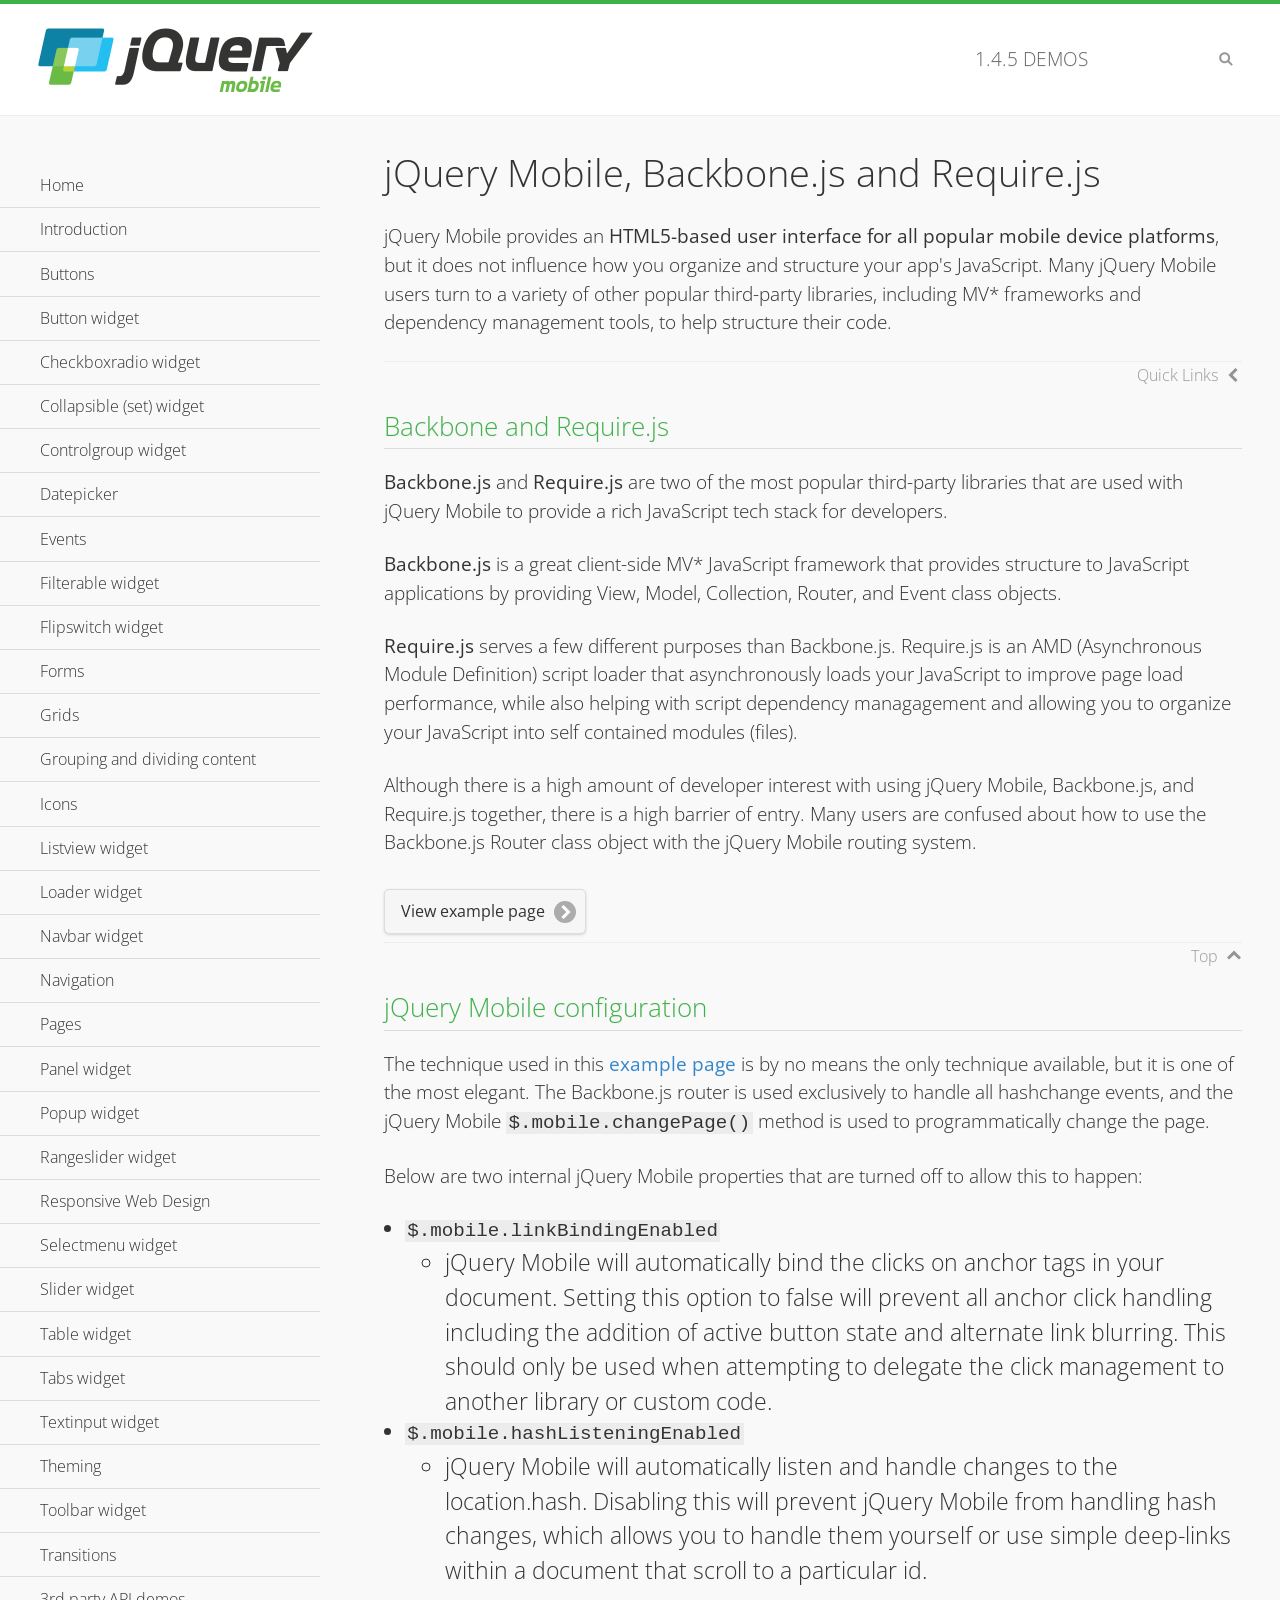
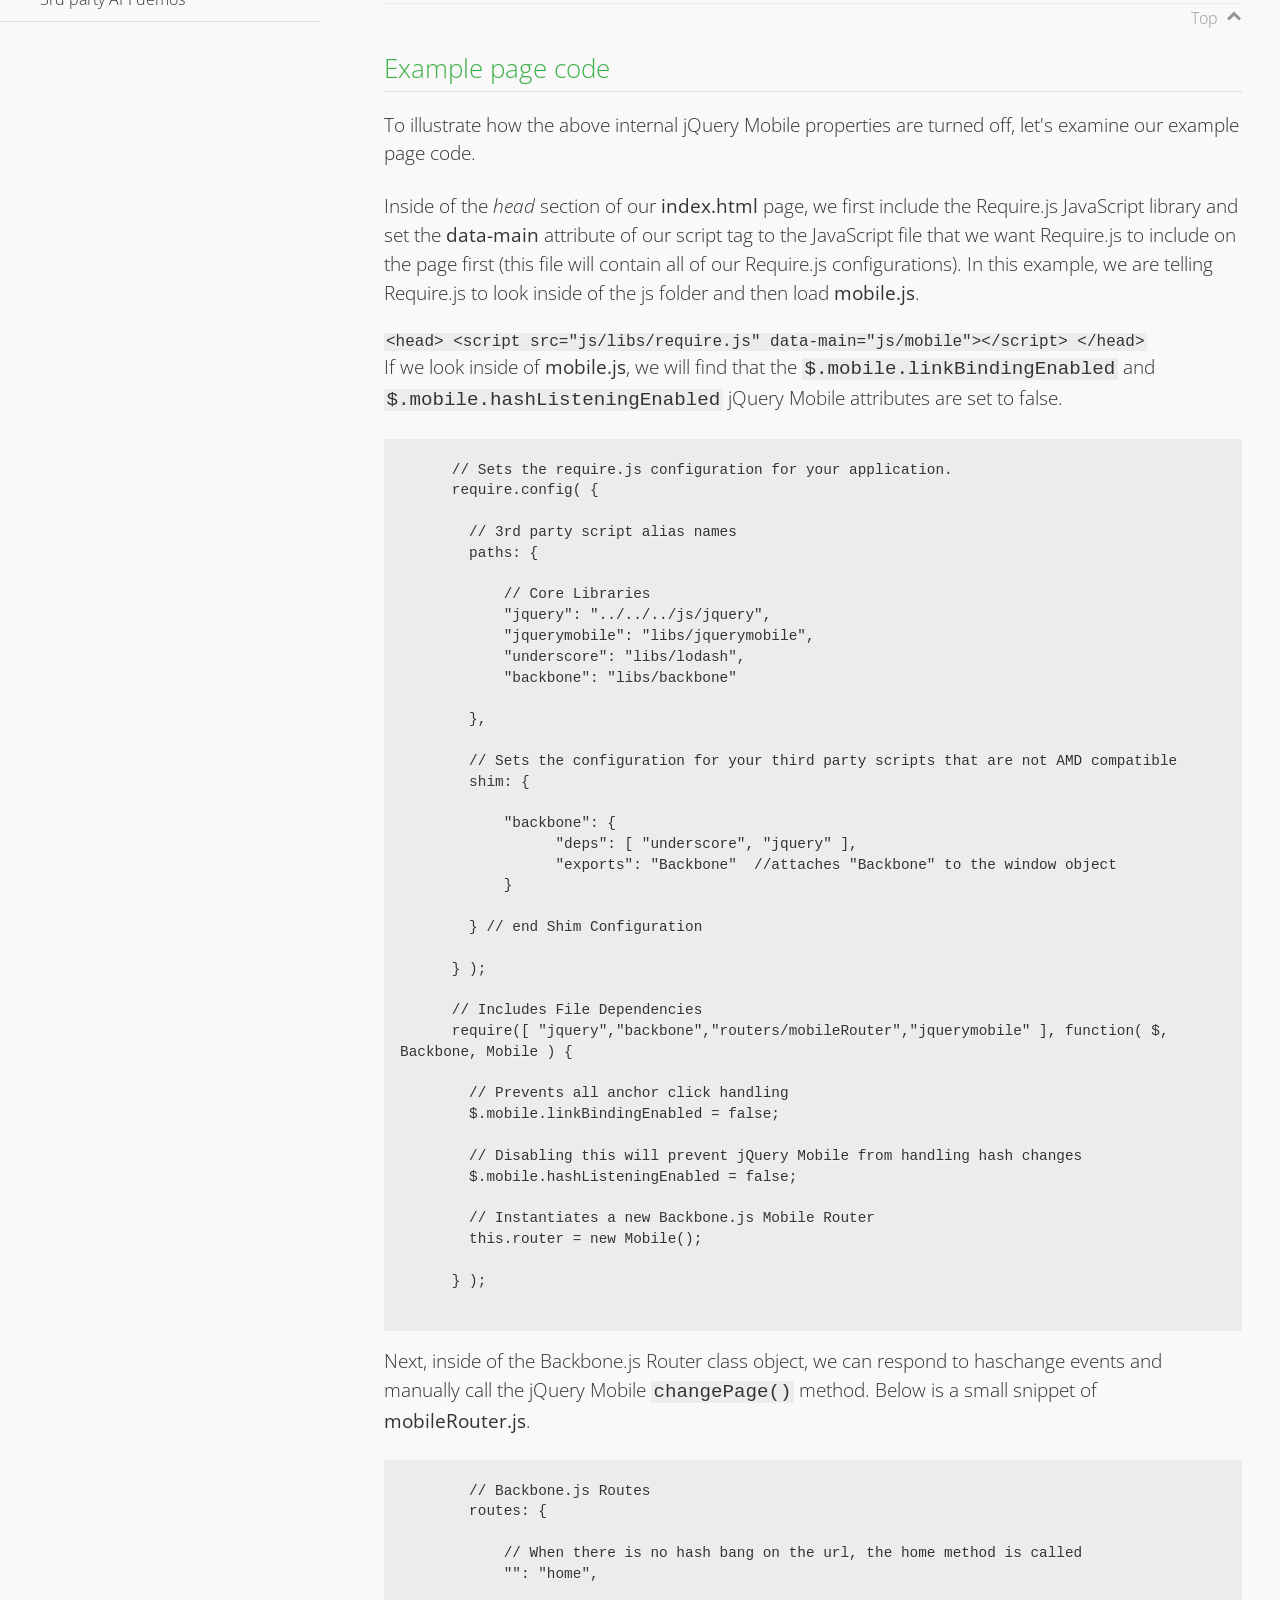
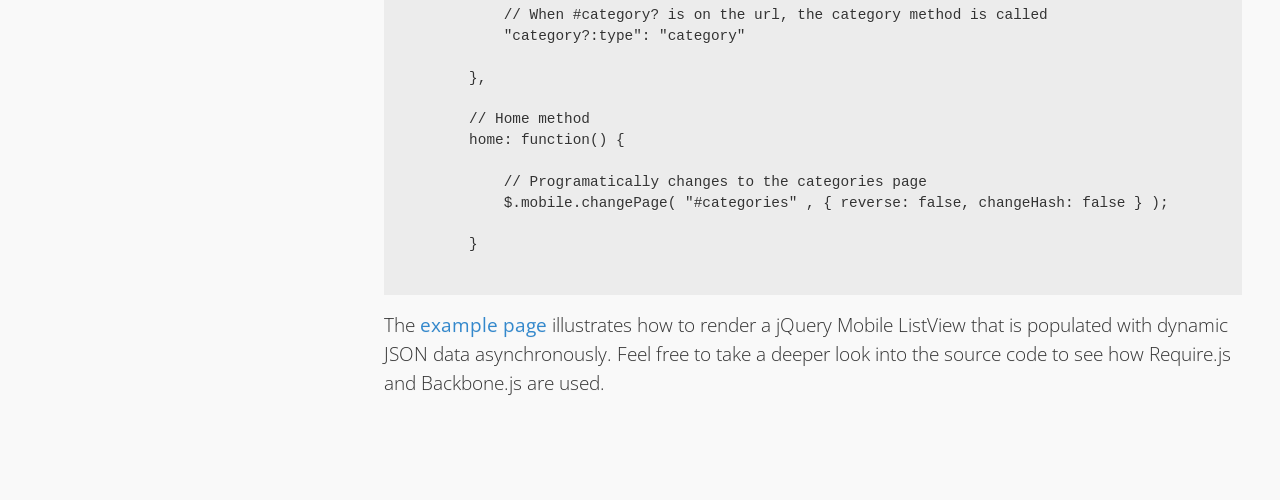
<file: resour/demos/backbone-requirejs/index.html>
<!DOCTYPE html>
<html>
  <head>
  <meta charset="utf-8">
  <meta name="viewport" content="width=device-width, initial-scale=1">
  <title>jQuery Mobile - Backbone.js and Require.js Apps</title>
	<link rel="shortcut icon" href="../favicon.ico">
    <link rel="stylesheet" href="http://fonts.googleapis.com/css?family=Open+Sans:300,400,700">
	<link rel="stylesheet" href="../css/themes/default/jquery.mobile-1.4.5.min.css">
	<link rel="stylesheet" href="../_assets/css/jqm-demos.css">
	<script src="../js/jquery.js"></script>
	<script src="../_assets/js/index.js"></script>
	<script src="../js/jquery.mobile-1.4.5.min.js"></script>

</head>
<body>
<div data-role="page" class="jqm-demos" data-quicklinks="true">

    <div data-role="header" class="jqm-header">
		<h2><a href="../" title="jQuery Mobile Demos home"><img src="../_assets/img/jquery-logo.png" alt="jQuery Mobile"></a></h2>
		<p><span class="jqm-version"></span> Demos</p>
        <a href="#" class="jqm-navmenu-link ui-btn ui-btn-icon-notext ui-corner-all ui-icon-bars ui-nodisc-icon ui-alt-icon ui-btn-left">Menu</a>
        <a href="#" class="jqm-search-link ui-btn ui-btn-icon-notext ui-corner-all ui-icon-search ui-nodisc-icon ui-alt-icon ui-btn-right">Search</a>
    </div><!-- /header -->

	<div role="main" class="ui-content jqm-content">

      <h1>jQuery Mobile, Backbone.js and Require.js</h1>
      <p>jQuery Mobile provides an <strong>HTML5-based user interface for all popular mobile device platforms</strong>, but it does not influence how you organize and structure your app's JavaScript.  Many jQuery Mobile users turn to a variety of other popular third-party libraries, including MV* frameworks and dependency management tools, to help structure their code.
      </p>

	  <h2>Backbone and Require.js</h2>
      <p><strong>Backbone.js</strong> and <strong>Require.js</strong> are two of the most popular third-party libraries that are used with jQuery Mobile to provide a rich JavaScript tech stack for developers.
      </p>
      <p><strong>Backbone.js</strong> is a great client-side MV* JavaScript framework that provides structure to JavaScript applications by providing View, Model, Collection, Router, and Event class objects.
      </p>
      <p><strong>Require.js</strong> serves a few different purposes than Backbone.js. Require.js is an AMD (Asynchronous Module Definition) script loader that asynchronously loads your JavaScript to improve page load performance, while also helping with script dependency managagement and allowing you to organize your JavaScript into self contained modules (files).
      </p>
      <p>Although there is a high amount of developer interest with using jQuery Mobile, Backbone.js, and Require.js together, there is a high barrier of entry.  Many users are confused about how to use the Backbone.js Router class object with the jQuery Mobile routing system.</p>

	   <a href="backbone-require.html" rel="external" class="ui-btn ui-btn-inline ui-corner-all ui-shadow ui-btn-icon-right ui-icon-carat-r">View example page</a>

      <h2>jQuery Mobile configuration</h2>

      <p>The technique used in this <a href="backbone-require.html" rel="external">example page</a> is by no means the only technique available, but it is one of the most elegant.  The Backbone.js router is used exclusively to handle all hashchange events, and the jQuery Mobile <code>$.mobile.changePage()</code> method is used to programmatically change the page.</p>

      <p>Below are two internal jQuery Mobile properties that are turned off to allow this to happen:</p>

      <ul>
        <li><code>$.mobile.linkBindingEnabled</code>
          <ul>
            <li>jQuery Mobile will automatically bind the clicks on anchor tags in your document. Setting this option to false will prevent all anchor click handling including the addition of active button state and alternate link blurring. This should only be used when attempting to delegate the click management to another library or custom code.</li>
            </ul>
        </li>
        <li><code>$.mobile.hashListeningEnabled</code>
          <ul>
            <li>jQuery Mobile will automatically listen and handle changes to the location.hash. Disabling this will prevent jQuery Mobile from handling hash changes, which allows you to handle them yourself or use simple deep-links within a document that scroll to a particular id.</li>
            </ul>
        </li>
      </ul>

	  <h2>Example page code</h2>
      <p>To illustrate how the above internal jQuery Mobile properties are turned off, let's examine our example page code.</p>

      <p>Inside of the <em>head</em> section of our <strong>index.html</strong> page, we first include the Require.js JavaScript library and set the <strong>data-main</strong> attribute of our script tag to the JavaScript file that we want Require.js to include on the page first (this file will contain all of our Require.js configurations).  In this example, we are telling Require.js to look inside of the js folder and then load <strong>mobile.js</strong>.
      </p>

      <code>
        &lt;head&gt;
          &lt;script src=&quot;js/libs/require.js&quot; data-main=&quot;js/mobile&quot;&gt;&lt;/script&gt;
        &lt;/head&gt;
      </code>
      <p>If we look inside of <strong>mobile.js</strong>, we will find that the <code>$.mobile.linkBindingEnabled</code> and <code>$.mobile.hashListeningEnabled</code> jQuery Mobile attributes are set to false.
      </p>
      <pre>
      <code>
      // Sets the require.js configuration for your application.
      require.config( {

        // 3rd party script alias names
        paths: {

            // Core Libraries
            "jquery": "../../../js/jquery",
            "jquerymobile": "libs/jquerymobile",
            "underscore": "libs/lodash",
            "backbone": "libs/backbone"

        },

        // Sets the configuration for your third party scripts that are not AMD compatible
        shim: {

            "backbone": {
                  "deps": [ "underscore", "jquery" ],
                  "exports": "Backbone"  //attaches "Backbone" to the window object
            }

        } // end Shim Configuration

      } );

      // Includes File Dependencies
      require([ "jquery","backbone","routers/mobileRouter","jquerymobile" ], function( $, Backbone, Mobile ) {

        // Prevents all anchor click handling
        $.mobile.linkBindingEnabled = false;

        // Disabling this will prevent jQuery Mobile from handling hash changes
        $.mobile.hashListeningEnabled = false;

        // Instantiates a new Backbone.js Mobile Router
        this.router = new Mobile();

      } );
</code>
</pre>
<p>Next, inside of the Backbone.js Router class object, we can respond to haschange events and manually call the jQuery Mobile <code>changePage()</code> method.  Below is a small snippet of <strong>mobileRouter.js</strong>.</p>
<pre>
<code>
        // Backbone.js Routes
        routes: {

            // When there is no hash bang on the url, the home method is called
            "": "home",

            // When #category? is on the url, the category method is called
            "category?:type": "category"

        },

        // Home method
        home: function() {

            // Programatically changes to the categories page
            $.mobile.changePage( "#categories" , { reverse: false, changeHash: false } );

        }
</code>
</pre>

		<p>The <a href="backbone-require.html" rel="external">example page</a> illustrates how to render a jQuery Mobile ListView that is populated with dynamic JSON data asynchronously. Feel free to take a deeper look into the source code to see how Require.js and Backbone.js are used.</p>

    </div><!-- /content -->
	    <div data-role="panel" class="jqm-navmenu-panel" data-position="left" data-display="overlay" data-theme="a">
	    	<ul class="jqm-list ui-alt-icon ui-nodisc-icon">
<li data-filtertext="demos homepage" data-icon="home"><a href=".././">Home</a></li>
<li data-filtertext="introduction overview getting started"><a href="../intro/" data-ajax="false">Introduction</a></li>
<li data-filtertext="buttons button markup buttonmarkup method anchor link button element"><a href="../button-markup/" data-ajax="false">Buttons</a></li>
<li data-filtertext="form button widget input button submit reset"><a href="../button/" data-ajax="false">Button widget</a></li>
<li data-role="collapsible" data-enhanced="true" data-collapsed-icon="carat-d" data-expanded-icon="carat-u" data-iconpos="right" data-inset="false" class="ui-collapsible ui-collapsible-themed-content ui-collapsible-collapsed">
	<h3 class="ui-collapsible-heading ui-collapsible-heading-collapsed">
		<a href="#" class="ui-collapsible-heading-toggle ui-btn ui-btn-icon-right ui-btn-inherit ui-icon-carat-d">
		    Checkboxradio widget<span class="ui-collapsible-heading-status"> click to expand contents</span>
		</a>
	</h3>
	<div class="ui-collapsible-content ui-body-inherit ui-collapsible-content-collapsed" aria-hidden="true">
		<ul>
			<li data-filtertext="form checkboxradio widget checkbox input checkboxes controlgroups"><a href="../checkboxradio-checkbox/" data-ajax="false">Checkboxes</a></li>
			<li data-filtertext="form checkboxradio widget radio input radio buttons controlgroups"><a href="../checkboxradio-radio/" data-ajax="false">Radio buttons</a></li>
		</ul>
	</div>
</li>
<li data-role="collapsible" data-enhanced="true" data-collapsed-icon="carat-d" data-expanded-icon="carat-u" data-iconpos="right" data-inset="false" class="ui-collapsible ui-collapsible-themed-content ui-collapsible-collapsed">
	<h3 class="ui-collapsible-heading ui-collapsible-heading-collapsed">
		<a href="#" class="ui-collapsible-heading-toggle ui-btn ui-btn-icon-right ui-btn-inherit ui-icon-carat-d">
			Collapsible (set) widget<span class="ui-collapsible-heading-status"> click to expand contents</span>
		</a>
	</h3>
	<div class="ui-collapsible-content ui-body-inherit ui-collapsible-content-collapsed" aria-hidden="true">
		<ul>
			<li data-filtertext="collapsibles content formatting"><a href="../collapsible/" data-ajax="false">Collapsible</a></li>
			<li data-filtertext="dynamic collapsible set accordion append expand"><a href="../collapsible-dynamic/" data-ajax="false">Dynamic collapsibles</a></li>
			<li data-filtertext="accordions collapsible set widget content formatting grouped collapsibles"><a href="../collapsibleset/" data-ajax="false">Collapsible set</a></li>
		</ul>
	</div>
</li>
<li data-role="collapsible" data-enhanced="true" data-collapsed-icon="carat-d" data-expanded-icon="carat-u" data-iconpos="right" data-inset="false" class="ui-collapsible ui-collapsible-themed-content ui-collapsible-collapsed">
	<h3 class="ui-collapsible-heading ui-collapsible-heading-collapsed">
		<a href="#" class="ui-collapsible-heading-toggle ui-btn ui-btn-icon-right ui-btn-inherit ui-icon-carat-d">
			Controlgroup widget<span class="ui-collapsible-heading-status"> click to expand contents</span>
		</a>
	</h3>
	<div class="ui-collapsible-content ui-body-inherit ui-collapsible-content-collapsed" aria-hidden="true">
		<ul>
			<li data-filtertext="controlgroups selectmenu checkboxradio input grouped buttons horizontal vertical"><a href="../controlgroup/" data-ajax="false">Controlgroup</a></li>
			<li data-filtertext="dynamic controlgroup dynamically add buttons"><a href="../controlgroup-dynamic/" data-ajax="false">Dynamic controlgroups</a></li>
		</ul>
	</div>
</li>
<li data-filtertext="form datepicker widget date input"><a href="../datepicker/" data-ajax="false">Datepicker</a></li>
<li data-role="collapsible" data-enhanced="true" data-collapsed-icon="carat-d" data-expanded-icon="carat-u" data-iconpos="right" data-inset="false" class="ui-collapsible ui-collapsible-themed-content ui-collapsible-collapsed">
	<h3 class="ui-collapsible-heading ui-collapsible-heading-collapsed">
		<a href="#" class="ui-collapsible-heading-toggle ui-btn ui-btn-icon-right ui-btn-inherit ui-icon-carat-d">
			Events<span class="ui-collapsible-heading-status"> click to expand contents</span>
		</a>
	</h3>
	<div class="ui-collapsible-content ui-body-inherit ui-collapsible-content-collapsed" aria-hidden="true">
		<ul>
			<li data-filtertext="swipe to delete list items listviews swipe events"><a href="../swipe-list/" data-ajax="false">Swipe list items</a></li>
			<li data-filtertext="swipe to navigate swipe page navigation swipe events"><a href="../swipe-page/" data-ajax="false">Swipe page navigation</a></li>
		</ul>
	</div>
</li>
<li data-filtertext="filterable filter elements sorting searching listview table"><a href="../filterable/" data-ajax="false">Filterable widget</a></li>
<li data-filtertext="form flipswitch widget flip toggle switch binary select checkbox input"><a href="../flipswitch/" data-ajax="false">Flipswitch widget</a></li>
<li data-role="collapsible" data-enhanced="true" data-collapsed-icon="carat-d" data-expanded-icon="carat-u" data-iconpos="right" data-inset="false" class="ui-collapsible ui-collapsible-themed-content ui-collapsible-collapsed">
	<h3 class="ui-collapsible-heading ui-collapsible-heading-collapsed">
		<a href="#" class="ui-collapsible-heading-toggle ui-btn ui-btn-icon-right ui-btn-inherit ui-icon-carat-d">
			Forms<span class="ui-collapsible-heading-status"> click to expand contents</span>
		</a>
	</h3>
	<div class="ui-collapsible-content ui-body-inherit ui-collapsible-content-collapsed" aria-hidden="true">
		<ul>
			<li data-filtertext="forms text checkbox radio range button submit reset inputs selects textarea slider flipswitch label form elements"><a href="../forms/" data-ajax="false">Forms</a></li>
			<li data-filtertext="form hide labels hidden accessible ui-hidden-accessible forms"><a href="../forms-label-hidden-accessible/" data-ajax="false">Hide labels</a></li>
			<li data-filtertext="form field containers fieldcontain ui-field-contain forms"><a href="../forms-field-contain/" data-ajax="false">Field containers</a></li>
			<li data-filtertext="forms disabled form elements"><a href="../forms-disabled/" data-ajax="false">Forms disabled</a></li>
			<li data-filtertext="forms gallery examples overview forms text checkbox radio range button submit reset inputs selects textarea slider flipswitch label form elements"><a href="../forms-gallery/" data-ajax="false">Forms gallery</a></li>
		</ul>
	</div>
</li>
<li data-role="collapsible" data-enhanced="true" data-collapsed-icon="carat-d" data-expanded-icon="carat-u" data-iconpos="right" data-inset="false" class="ui-collapsible ui-collapsible-themed-content ui-collapsible-collapsed">
	<h3 class="ui-collapsible-heading ui-collapsible-heading-collapsed">
		<a href="#" class="ui-collapsible-heading-toggle ui-btn ui-btn-icon-right ui-btn-inherit ui-icon-carat-d">
			Grids<span class="ui-collapsible-heading-status"> click to expand contents</span>
		</a>
	</h3>
	<div class="ui-collapsible-content ui-body-inherit ui-collapsible-content-collapsed" aria-hidden="true">
		<ul>
			<li data-filtertext="grids columns blocks content formatting rwd responsive css framework"><a href="../grids/" data-ajax="false">Grids</a></li>
			<li data-filtertext="buttons in grids css framework"><a href="../grids-buttons/" data-ajax="false">Buttons in grids</a></li>
			<li data-filtertext="custom responsive grids rwd css framework"><a href="../grids-custom-responsive/" data-ajax="false">Custom responsive grids</a></li>
		</ul>
	</div>
</li>
<li data-filtertext="blocks content formatting sections heading"><a href="../body-bar-classes/" data-ajax="false">Grouping and dividing content</a></li>
<li data-role="collapsible" data-enhanced="true" data-collapsed-icon="carat-d" data-expanded-icon="carat-u" data-iconpos="right" data-inset="false" class="ui-collapsible ui-collapsible-themed-content ui-collapsible-collapsed">
	<h3 class="ui-collapsible-heading ui-collapsible-heading-collapsed">
		<a href="#" class="ui-collapsible-heading-toggle ui-btn ui-btn-icon-right ui-btn-inherit ui-icon-carat-d">
			Icons<span class="ui-collapsible-heading-status"> click to expand contents</span>
		</a>
	</h3>
	<div class="ui-collapsible-content ui-body-inherit ui-collapsible-content-collapsed" aria-hidden="true">
		<ul>
			<li data-filtertext="button icons svg disc alt custom icon position"><a href="../icons/" data-ajax="false">Icons</a></li>
			<li data-filtertext=""><a href="../icons-grunticon/" data-ajax="false">Grunticon loader</a></li>
		</ul>
	</div>
</li>
<li data-role="collapsible" data-enhanced="true" data-collapsed-icon="carat-d" data-expanded-icon="carat-u" data-iconpos="right" data-inset="false" class="ui-collapsible ui-collapsible-themed-content ui-collapsible-collapsed">
	<h3 class="ui-collapsible-heading ui-collapsible-heading-collapsed">
		<a href="#" class="ui-collapsible-heading-toggle ui-btn ui-btn-icon-right ui-btn-inherit ui-icon-carat-d">
			Listview widget<span class="ui-collapsible-heading-status"> click to expand contents</span>
		</a>
	</h3>
	<div class="ui-collapsible-content ui-body-inherit ui-collapsible-content-collapsed" aria-hidden="true">
		<ul>
			<li data-filtertext="listview widget thumbnails icons nested split button collapsible ul ol"><a href="../listview/" data-ajax="false">Listview</a></li>
			<li data-filtertext="autocomplete filterable reveal listview filtertextbeforefilter placeholder"><a href="../listview-autocomplete/" data-ajax="false">Listview autocomplete</a></li>
			<li data-filtertext="autocomplete filterable reveal listview remote data filtertextbeforefilter placeholder"><a href="../listview-autocomplete-remote/" data-ajax="false">Listview autocomplete remote data</a></li>
			<li data-filtertext="autodividers anchor jump scroll linkbars listview lists ul ol"><a href="../listview-autodividers-linkbar/" data-ajax="false">Listview autodividers linkbar</a></li>
			<li data-filtertext="listview autodividers selector autodividersselector lists ul ol"><a href="../listview-autodividers-selector/" data-ajax="false">Listview autodividers selector</a></li>
			<li data-filtertext="listview nested list items"><a href="../listview-nested-lists/" data-ajax="false">Nested Listviews</a></li>
			<li data-filtertext="listview collapsible list items flat"><a href="../listview-collapsible-item-flat/" data-ajax="false">Listview collapsible list items (flat)</a></li>
			<li data-filtertext="listview collapsible list indented"><a href="../listview-collapsible-item-indented/" data-ajax="false">Listview collapsible list items (indented)</a></li>
			<li data-filtertext="grid listview responsive grids responsive listviews lists ul"><a href="../listview-grid/" data-ajax="false">Listview responsive grid</a></li>
		</ul>
	</div>
</li>
<li data-filtertext="loader widget page loading navigation overlay spinner"><a href="../loader/" data-ajax="false">Loader widget</a></li>
<li data-filtertext="navbar widget navmenu toolbars header footer"><a href="../navbar/" data-ajax="false">Navbar widget</a></li>
<li data-role="collapsible" data-enhanced="true" data-collapsed-icon="carat-d" data-expanded-icon="carat-u" data-iconpos="right" data-inset="false" class="ui-collapsible ui-collapsible-themed-content ui-collapsible-collapsed">
	<h3 class="ui-collapsible-heading ui-collapsible-heading-collapsed">
		<a href="#" class="ui-collapsible-heading-toggle ui-btn ui-btn-icon-right ui-btn-inherit ui-icon-carat-d">
			Navigation<span class="ui-collapsible-heading-status"> click to expand contents</span>
		</a>
	</h3>
	<div class="ui-collapsible-content ui-body-inherit ui-collapsible-content-collapsed" aria-hidden="true">
		<ul>
			<li data-filtertext="ajax navigation navigate widget history event method"><a href="../navigation/" data-ajax="false">Navigation</a></li>
			<li data-filtertext="linking pages page links navigation ajax prefetch cache"><a href="../navigation-linking-pages/" data-ajax="false">Linking pages</a></li>
			<!-- <li data-filtertext="php redirect server redirection server-side navigation"><a href="../navigation-php-redirect/" data-ajax="false">PHP redirect demo</a></li>-->
			<li data-filtertext="navigation redirection hash query"><a href="../navigation-hash-processing/" data-ajax="false">Hash processing demo</a></li>
			<li data-filtertext="navigation redirection hash query"><a href="../page-events/" data-ajax="false">Page Navigation Events</a></li>
		</ul>
	</div>
</li>
<li data-role="collapsible" data-enhanced="true" data-collapsed-icon="carat-d" data-expanded-icon="carat-u" data-iconpos="right" data-inset="false" class="ui-collapsible ui-collapsible-themed-content ui-collapsible-collapsed">
	<h3 class="ui-collapsible-heading ui-collapsible-heading-collapsed">
		<a href="#" class="ui-collapsible-heading-toggle ui-btn ui-btn-icon-right ui-btn-inherit ui-icon-carat-d">
			Pages<span class="ui-collapsible-heading-status"> click to expand contents</span>
		</a>
	</h3>
	<div class="ui-collapsible-content ui-body-inherit ui-collapsible-content-collapsed" aria-hidden="true">
		<ul>
			<li data-filtertext="pages page widget ajax navigation"><a href="../pages/" data-ajax="false">Pages</a></li>
			<li data-filtertext="single page"><a href="../pages-single-page/" data-ajax="false">Single page</a></li>
			<li data-filtertext="multipage multi-page page"><a href="../pages-multi-page/" data-ajax="false">Multi-page template</a></li>
			<li data-filtertext="dialog page widget modal popup"><a href="../pages-dialog/" data-ajax="false">Dialog page</a></li>
		</ul>
	</div>
</li>
<li data-role="collapsible" data-enhanced="true" data-collapsed-icon="carat-d" data-expanded-icon="carat-u" data-iconpos="right" data-inset="false" class="ui-collapsible ui-collapsible-themed-content ui-collapsible-collapsed">
	<h3 class="ui-collapsible-heading ui-collapsible-heading-collapsed">
		<a href="#" class="ui-collapsible-heading-toggle ui-btn ui-btn-icon-right ui-btn-inherit ui-icon-carat-d">
			Panel widget<span class="ui-collapsible-heading-status"> click to expand contents</span>
		</a>
	</h3>
	<div class="ui-collapsible-content ui-body-inherit ui-collapsible-content-collapsed" aria-hidden="true">
		<ul>
			<li data-filtertext="panel widget sliding panels reveal push overlay responsive"><a href="../panel/" data-ajax="false">Panel</a></li>
			<li data-filtertext=""><a href="../panel-external/" data-ajax="false">External panels</a></li>
			<li data-filtertext="panel "><a href="../panel-fixed/" data-ajax="false">Fixed panels</a></li>
			<li data-filtertext="panel slide panels sliding panels shadow rwd responsive breakpoint"><a href="../panel-responsive/" data-ajax="false">Panels responsive</a></li>
			<li data-filtertext="panel custom style custom panel width reveal shadow listview panel styling page background wrapper"><a href="../panel-styling/" data-ajax="false">Custom panel style</a></li>
			<li data-filtertext="panel open on swipe"><a href="../panel-swipe-open/" data-ajax="false">Panel open on swipe</a></li>
			<li data-filtertext="panels outside page internal external toolbars"><a href="../panel-external-internal/" data-ajax="false">Panel external and internal</a></li>
		</ul>
	</div>
</li>
<li data-role="collapsible" data-enhanced="true" data-collapsed-icon="carat-d" data-expanded-icon="carat-u" data-iconpos="right" data-inset="false" class="ui-collapsible ui-collapsible-themed-content ui-collapsible-collapsed">
	<h3 class="ui-collapsible-heading ui-collapsible-heading-collapsed">
		<a href="#" class="ui-collapsible-heading-toggle ui-btn ui-btn-icon-right ui-btn-inherit ui-icon-carat-d">
			Popup widget<span class="ui-collapsible-heading-status"> click to expand contents</span>
		</a>
	</h3>
	<div class="ui-collapsible-content ui-body-inherit ui-collapsible-content-collapsed" aria-hidden="true">
		<ul>
			<li data-filtertext="popup widget popups dialog modal transition tooltip lightbox form overlay screen flip pop fade transition"><a href="../popup/" data-ajax="false">Popup</a></li>
			<li data-filtertext="popup alignment position"><a href="../popup-alignment/" data-ajax="false">Popup alignment</a></li>
			<li data-filtertext="popup arrow size popups popover"><a href="../popup-arrow-size/" data-ajax="false">Popup arrow size</a></li>
			<li data-filtertext="dynamic popups popup images lightbox"><a href="../popup-dynamic/" data-ajax="false">Dynamic popups</a></li>
			<li data-filtertext="popups with iframes scaling"><a href="../popup-iframe/" data-ajax="false">Popups with iframes</a></li>
			<li data-filtertext="popup image scaling"><a href="../popup-image-scaling/" data-ajax="false">Popup image scaling</a></li>
			<li data-filtertext="external popup outside multi-page"><a href="../popup-outside-multipage/" data-ajax="false">Popup outside multi-page</a></li>
		</ul>
	</div>
</li>
<li data-filtertext="form rangeslider widget dual sliders dual handle sliders range input"><a href="../rangeslider/" data-ajax="false">Rangeslider widget</a></li>
<li data-filtertext="responsive web design rwd adaptive progressive enhancement PE accessible mobile breakpoints media query media queries"><a href="../rwd/" data-ajax="false">Responsive Web Design</a></li>
<li data-role="collapsible" data-enhanced="true" data-collapsed-icon="carat-d" data-expanded-icon="carat-u" data-iconpos="right" data-inset="false" class="ui-collapsible ui-collapsible-themed-content ui-collapsible-collapsed">
	<h3 class="ui-collapsible-heading ui-collapsible-heading-collapsed">
		<a href="#" class="ui-collapsible-heading-toggle ui-btn ui-btn-icon-right ui-btn-inherit ui-icon-carat-d">
			Selectmenu widget<span class="ui-collapsible-heading-status"> click to expand contents</span>
		</a>
	</h3>
	<div class="ui-collapsible-content ui-body-inherit ui-collapsible-content-collapsed" aria-hidden="true">
		<ul>
			<li data-filtertext="form selectmenu widget select input custom select menu selects"><a href="../selectmenu/" data-ajax="false">Selectmenu</a></li>
			<li data-filtertext="form custom select menu selectmenu widget custom menu option optgroup multiple selects"><a href="../selectmenu-custom/" data-ajax="false">Custom select menu</a></li>
			<li data-filtertext="filterable select filter popup dialog"><a href="../selectmenu-custom-filter/" data-ajax="false">Custom select menu with filter</a></li>
		</ul>
	</div>
</li>
<li data-role="collapsible" data-enhanced="true" data-collapsed-icon="carat-d" data-expanded-icon="carat-u" data-iconpos="right" data-inset="false" class="ui-collapsible ui-collapsible-themed-content ui-collapsible-collapsed">
	<h3 class="ui-collapsible-heading ui-collapsible-heading-collapsed">
		<a href="#" class="ui-collapsible-heading-toggle ui-btn ui-btn-icon-right ui-btn-inherit ui-icon-carat-d">
			Slider widget<span class="ui-collapsible-heading-status"> click to expand contents</span>
		</a>
	</h3>
	<div class="ui-collapsible-content ui-body-inherit ui-collapsible-content-collapsed" aria-hidden="true">
		<ul>
			<li data-filtertext="form slider widget range input single sliders"><a href="../slider/" data-ajax="false">Slider</a></li>
			<li data-filtertext="form slider widget flipswitch slider binary select flip toggle switch"><a href="../slider-flipswitch/" data-ajax="false">Slider flip toggle switch</a></li>
			<li data-filtertext="form slider tooltip handle value input range sliders"><a href="../slider-tooltip/" data-ajax="false">Slider tooltip</a></li>
		</ul>
	</div>
</li>
<li data-role="collapsible" data-enhanced="true" data-collapsed-icon="carat-d" data-expanded-icon="carat-u" data-iconpos="right" data-inset="false" class="ui-collapsible ui-collapsible-themed-content ui-collapsible-collapsed">
	<h3 class="ui-collapsible-heading ui-collapsible-heading-collapsed">
		<a href="#" class="ui-collapsible-heading-toggle ui-btn ui-btn-icon-right ui-btn-inherit ui-icon-carat-d">
			Table widget<span class="ui-collapsible-heading-status"> click to expand contents</span>
		</a>
	</h3>
	<div class="ui-collapsible-content ui-body-inherit ui-collapsible-content-collapsed" aria-hidden="true">
		<ul>
			<li data-filtertext="table widget reflow column toggle th td responsive tables rwd hide show tabular"><a href="../table-column-toggle/" data-ajax="false">Table Column Toggle</a></li>
			<li data-filtertext="table column toggle phone comparison demo"><a href="../table-column-toggle-example/" data-ajax="false">Table Column Toggle demo</a></li>
			<li data-filtertext="responsive tables table column toggle heading groups rwd breakpoint"><a href="../table-column-toggle-heading-groups/" data-ajax="false">Table Column Toggle heading groups</a></li>
			<li data-filtertext="responsive tables table column toggle hide rwd breakpoint customization options"><a href="../table-column-toggle-options/" data-ajax="false">Table Column Toggle options</a></li>
			<li data-filtertext="table reflow th td responsive rwd columns tabular"><a href="../table-reflow/" data-ajax="false">Table Reflow</a></li>
			<li data-filtertext="responsive tables table reflow heading groups rwd breakpoint"><a href="../table-reflow-heading-groups/" data-ajax="false">Table Reflow heading groups</a></li>
			<li data-filtertext="responsive tables table reflow stripes strokes table style"><a href="../table-reflow-stripes-strokes/" data-ajax="false">Table Reflow stripes and strokes</a></li>
			<li data-filtertext="responsive tables table reflow stack custom styles"><a href="../table-reflow-styling/" data-ajax="false">Table Reflow custom styles</a></li>
		</ul>
	</div>
</li>
<li data-filtertext="ui tabs widget"><a href="../tabs/" data-ajax="false">Tabs widget</a></li>
<li data-filtertext="form textinput widget text input textarea number date time tel email file color password"><a href="../textinput/" data-ajax="false">Textinput widget</a></li>
<li data-role="collapsible" data-enhanced="true" data-collapsed-icon="carat-d" data-expanded-icon="carat-u" data-iconpos="right" data-inset="false" class="ui-collapsible ui-collapsible-themed-content ui-collapsible-collapsed">
	<h3 class="ui-collapsible-heading ui-collapsible-heading-collapsed">
		<a href="#" class="ui-collapsible-heading-toggle ui-btn ui-btn-icon-right ui-btn-inherit ui-icon-carat-d">
			Theming<span class="ui-collapsible-heading-status"> click to expand contents</span>
		</a>
	</h3>
	<div class="ui-collapsible-content ui-body-inherit ui-collapsible-content-collapsed" aria-hidden="true">
		<ul>
			<li data-filtertext="default theme swatches theming style css"><a href="../theme-default/" data-ajax="false">Default theme</a></li>
			<li data-filtertext="classic theme old theme swatches theming style css"><a href="../theme-classic/" data-ajax="false">Classic theme</a></li>
		</ul>
	</div>
</li>
<li data-role="collapsible" data-enhanced="true" data-collapsed-icon="carat-d" data-expanded-icon="carat-u" data-iconpos="right" data-inset="false" class="ui-collapsible ui-collapsible-themed-content ui-collapsible-collapsed">
	<h3 class="ui-collapsible-heading ui-collapsible-heading-collapsed">
		<a href="#" class="ui-collapsible-heading-toggle ui-btn ui-btn-icon-right ui-btn-inherit ui-icon-carat-d">
			Toolbar widget<span class="ui-collapsible-heading-status"> click to expand contents</span>
		</a>
	</h3>
	<div class="ui-collapsible-content ui-body-inherit ui-collapsible-content-collapsed" aria-hidden="true">
		<ul>
			<li data-filtertext="toolbar widget header footer toolbars fixed fullscreen external sections"><a href="../toolbar/" data-ajax="false">Toolbar</a></li>
			<li data-filtertext="dynamic toolbars dynamically add toolbar header footer"><a href="../toolbar-dynamic/" data-ajax="false">Dynamic toolbars</a></li>
			<li data-filtertext="external toolbars header footer"><a href="../toolbar-external/" data-ajax="false">External toolbars</a></li>
			<li data-filtertext="fixed toolbars header footer"><a href="../toolbar-fixed/" data-ajax="false">Fixed toolbars</a></li>
			<li data-filtertext="fixed fullscreen toolbars header footer"><a href="../toolbar-fixed-fullscreen/" data-ajax="false">Fullscreen toolbars</a></li>
			<li data-filtertext="external fixed toolbars header footer"><a href="../toolbar-fixed-external/" data-ajax="false">Fixed external toolbars</a></li>
			<li data-filtertext="external persistent toolbars header footer navbar navmenu"><a href="../toolbar-fixed-persistent/" data-ajax="false">Persistent toolbars</a></li>
			<li data-filtertext="external ajax optimized toolbars persistent toolbars header footer navbar"><a href="../toolbar-fixed-persistent-optimized/" data-ajax="false">Ajax optimized toolbars</a></li>
			<li data-filtertext="form in toolbars header footer"><a href="../toolbar-fixed-forms/" data-ajax="false">Form in toolbar</a></li>
		</ul>
	</div>
</li>
<li data-filtertext="page transitions animated pages popup navigation flip slide fade pop"><a href="../transitions/" data-ajax="false">Transitions</a></li>
<li data-role="collapsible" data-enhanced="true" data-collapsed-icon="carat-d" data-expanded-icon="carat-u" data-iconpos="right" data-inset="false" class="ui-collapsible ui-collapsible-themed-content ui-collapsible-collapsed">
	<h3 class="ui-collapsible-heading ui-collapsible-heading-collapsed">
		<a href="#" class="ui-collapsible-heading-toggle ui-btn ui-btn-icon-right ui-btn-inherit ui-icon-carat-d">
			3rd party API demos<span class="ui-collapsible-heading-status"> click to expand contents</span>
		</a>
	</h3>
	<div class="ui-collapsible-content ui-body-inherit ui-collapsible-content-collapsed" aria-hidden="true">
		<ul>
			<li data-filtertext="backbone requirejs navigation router"><a href="../backbone-requirejs/" data-ajax="false">Backbone RequireJS</a></li>
			<li data-filtertext="google maps geolocation demo"><a href="../map-geolocation/" data-ajax="false">Google Maps geolocation</a></li>
			<li data-filtertext="google maps hybrid"><a href="../map-list-toggle/" data-ajax="false">Google Maps list toggle</a></li>
		</ul>
	</div>
</li>



		     </ul>
		</div><!-- /panel -->


    <div data-role="footer" data-position="fixed" data-tap-toggle="false" class="jqm-footer">
        <p>jQuery Mobile Demos version <span class="jqm-version"></span></p>
        <p>Copyright 2014 The jQuery Foundation</p>
    </div><!-- /footer -->
	<!-- TODO: This should become an external panel so we can add input to markup (unique ID) -->
    <div data-role="panel" class="jqm-search-panel" data-position="right" data-display="overlay" data-theme="a">
		<div class="jqm-search">
			<ul class="jqm-list" data-filter-placeholder="Search demos..." data-filter-reveal="true">
<li data-filtertext="demos homepage" data-icon="home"><a href=".././">Home</a></li>
<li data-filtertext="introduction overview getting started"><a href="../intro/" data-ajax="false">Introduction</a></li>
<li data-filtertext="buttons button markup buttonmarkup method anchor link button element"><a href="../button-markup/" data-ajax="false">Buttons</a></li>
<li data-filtertext="form button widget input button submit reset"><a href="../button/" data-ajax="false">Button widget</a></li>
<li data-role="collapsible" data-enhanced="true" data-collapsed-icon="carat-d" data-expanded-icon="carat-u" data-iconpos="right" data-inset="false" class="ui-collapsible ui-collapsible-themed-content ui-collapsible-collapsed">
	<h3 class="ui-collapsible-heading ui-collapsible-heading-collapsed">
		<a href="#" class="ui-collapsible-heading-toggle ui-btn ui-btn-icon-right ui-btn-inherit ui-icon-carat-d">
		    Checkboxradio widget<span class="ui-collapsible-heading-status"> click to expand contents</span>
		</a>
	</h3>
	<div class="ui-collapsible-content ui-body-inherit ui-collapsible-content-collapsed" aria-hidden="true">
		<ul>
			<li data-filtertext="form checkboxradio widget checkbox input checkboxes controlgroups"><a href="../checkboxradio-checkbox/" data-ajax="false">Checkboxes</a></li>
			<li data-filtertext="form checkboxradio widget radio input radio buttons controlgroups"><a href="../checkboxradio-radio/" data-ajax="false">Radio buttons</a></li>
		</ul>
	</div>
</li>
<li data-role="collapsible" data-enhanced="true" data-collapsed-icon="carat-d" data-expanded-icon="carat-u" data-iconpos="right" data-inset="false" class="ui-collapsible ui-collapsible-themed-content ui-collapsible-collapsed">
	<h3 class="ui-collapsible-heading ui-collapsible-heading-collapsed">
		<a href="#" class="ui-collapsible-heading-toggle ui-btn ui-btn-icon-right ui-btn-inherit ui-icon-carat-d">
			Collapsible (set) widget<span class="ui-collapsible-heading-status"> click to expand contents</span>
		</a>
	</h3>
	<div class="ui-collapsible-content ui-body-inherit ui-collapsible-content-collapsed" aria-hidden="true">
		<ul>
			<li data-filtertext="collapsibles content formatting"><a href="../collapsible/" data-ajax="false">Collapsible</a></li>
			<li data-filtertext="dynamic collapsible set accordion append expand"><a href="../collapsible-dynamic/" data-ajax="false">Dynamic collapsibles</a></li>
			<li data-filtertext="accordions collapsible set widget content formatting grouped collapsibles"><a href="../collapsibleset/" data-ajax="false">Collapsible set</a></li>
		</ul>
	</div>
</li>
<li data-role="collapsible" data-enhanced="true" data-collapsed-icon="carat-d" data-expanded-icon="carat-u" data-iconpos="right" data-inset="false" class="ui-collapsible ui-collapsible-themed-content ui-collapsible-collapsed">
	<h3 class="ui-collapsible-heading ui-collapsible-heading-collapsed">
		<a href="#" class="ui-collapsible-heading-toggle ui-btn ui-btn-icon-right ui-btn-inherit ui-icon-carat-d">
			Controlgroup widget<span class="ui-collapsible-heading-status"> click to expand contents</span>
		</a>
	</h3>
	<div class="ui-collapsible-content ui-body-inherit ui-collapsible-content-collapsed" aria-hidden="true">
		<ul>
			<li data-filtertext="controlgroups selectmenu checkboxradio input grouped buttons horizontal vertical"><a href="../controlgroup/" data-ajax="false">Controlgroup</a></li>
			<li data-filtertext="dynamic controlgroup dynamically add buttons"><a href="../controlgroup-dynamic/" data-ajax="false">Dynamic controlgroups</a></li>
		</ul>
	</div>
</li>
<li data-filtertext="form datepicker widget date input"><a href="../datepicker/" data-ajax="false">Datepicker</a></li>
<li data-role="collapsible" data-enhanced="true" data-collapsed-icon="carat-d" data-expanded-icon="carat-u" data-iconpos="right" data-inset="false" class="ui-collapsible ui-collapsible-themed-content ui-collapsible-collapsed">
	<h3 class="ui-collapsible-heading ui-collapsible-heading-collapsed">
		<a href="#" class="ui-collapsible-heading-toggle ui-btn ui-btn-icon-right ui-btn-inherit ui-icon-carat-d">
			Events<span class="ui-collapsible-heading-status"> click to expand contents</span>
		</a>
	</h3>
	<div class="ui-collapsible-content ui-body-inherit ui-collapsible-content-collapsed" aria-hidden="true">
		<ul>
			<li data-filtertext="swipe to delete list items listviews swipe events"><a href="../swipe-list/" data-ajax="false">Swipe list items</a></li>
			<li data-filtertext="swipe to navigate swipe page navigation swipe events"><a href="../swipe-page/" data-ajax="false">Swipe page navigation</a></li>
		</ul>
	</div>
</li>
<li data-filtertext="filterable filter elements sorting searching listview table"><a href="../filterable/" data-ajax="false">Filterable widget</a></li>
<li data-filtertext="form flipswitch widget flip toggle switch binary select checkbox input"><a href="../flipswitch/" data-ajax="false">Flipswitch widget</a></li>
<li data-role="collapsible" data-enhanced="true" data-collapsed-icon="carat-d" data-expanded-icon="carat-u" data-iconpos="right" data-inset="false" class="ui-collapsible ui-collapsible-themed-content ui-collapsible-collapsed">
	<h3 class="ui-collapsible-heading ui-collapsible-heading-collapsed">
		<a href="#" class="ui-collapsible-heading-toggle ui-btn ui-btn-icon-right ui-btn-inherit ui-icon-carat-d">
			Forms<span class="ui-collapsible-heading-status"> click to expand contents</span>
		</a>
	</h3>
	<div class="ui-collapsible-content ui-body-inherit ui-collapsible-content-collapsed" aria-hidden="true">
		<ul>
			<li data-filtertext="forms text checkbox radio range button submit reset inputs selects textarea slider flipswitch label form elements"><a href="../forms/" data-ajax="false">Forms</a></li>
			<li data-filtertext="form hide labels hidden accessible ui-hidden-accessible forms"><a href="../forms-label-hidden-accessible/" data-ajax="false">Hide labels</a></li>
			<li data-filtertext="form field containers fieldcontain ui-field-contain forms"><a href="../forms-field-contain/" data-ajax="false">Field containers</a></li>
			<li data-filtertext="forms disabled form elements"><a href="../forms-disabled/" data-ajax="false">Forms disabled</a></li>
			<li data-filtertext="forms gallery examples overview forms text checkbox radio range button submit reset inputs selects textarea slider flipswitch label form elements"><a href="../forms-gallery/" data-ajax="false">Forms gallery</a></li>
		</ul>
	</div>
</li>
<li data-role="collapsible" data-enhanced="true" data-collapsed-icon="carat-d" data-expanded-icon="carat-u" data-iconpos="right" data-inset="false" class="ui-collapsible ui-collapsible-themed-content ui-collapsible-collapsed">
	<h3 class="ui-collapsible-heading ui-collapsible-heading-collapsed">
		<a href="#" class="ui-collapsible-heading-toggle ui-btn ui-btn-icon-right ui-btn-inherit ui-icon-carat-d">
			Grids<span class="ui-collapsible-heading-status"> click to expand contents</span>
		</a>
	</h3>
	<div class="ui-collapsible-content ui-body-inherit ui-collapsible-content-collapsed" aria-hidden="true">
		<ul>
			<li data-filtertext="grids columns blocks content formatting rwd responsive css framework"><a href="../grids/" data-ajax="false">Grids</a></li>
			<li data-filtertext="buttons in grids css framework"><a href="../grids-buttons/" data-ajax="false">Buttons in grids</a></li>
			<li data-filtertext="custom responsive grids rwd css framework"><a href="../grids-custom-responsive/" data-ajax="false">Custom responsive grids</a></li>
		</ul>
	</div>
</li>
<li data-filtertext="blocks content formatting sections heading"><a href="../body-bar-classes/" data-ajax="false">Grouping and dividing content</a></li>
<li data-role="collapsible" data-enhanced="true" data-collapsed-icon="carat-d" data-expanded-icon="carat-u" data-iconpos="right" data-inset="false" class="ui-collapsible ui-collapsible-themed-content ui-collapsible-collapsed">
	<h3 class="ui-collapsible-heading ui-collapsible-heading-collapsed">
		<a href="#" class="ui-collapsible-heading-toggle ui-btn ui-btn-icon-right ui-btn-inherit ui-icon-carat-d">
			Icons<span class="ui-collapsible-heading-status"> click to expand contents</span>
		</a>
	</h3>
	<div class="ui-collapsible-content ui-body-inherit ui-collapsible-content-collapsed" aria-hidden="true">
		<ul>
			<li data-filtertext="button icons svg disc alt custom icon position"><a href="../icons/" data-ajax="false">Icons</a></li>
			<li data-filtertext=""><a href="../icons-grunticon/" data-ajax="false">Grunticon loader</a></li>
		</ul>
	</div>
</li>
<li data-role="collapsible" data-enhanced="true" data-collapsed-icon="carat-d" data-expanded-icon="carat-u" data-iconpos="right" data-inset="false" class="ui-collapsible ui-collapsible-themed-content ui-collapsible-collapsed">
	<h3 class="ui-collapsible-heading ui-collapsible-heading-collapsed">
		<a href="#" class="ui-collapsible-heading-toggle ui-btn ui-btn-icon-right ui-btn-inherit ui-icon-carat-d">
			Listview widget<span class="ui-collapsible-heading-status"> click to expand contents</span>
		</a>
	</h3>
	<div class="ui-collapsible-content ui-body-inherit ui-collapsible-content-collapsed" aria-hidden="true">
		<ul>
			<li data-filtertext="listview widget thumbnails icons nested split button collapsible ul ol"><a href="../listview/" data-ajax="false">Listview</a></li>
			<li data-filtertext="autocomplete filterable reveal listview filtertextbeforefilter placeholder"><a href="../listview-autocomplete/" data-ajax="false">Listview autocomplete</a></li>
			<li data-filtertext="autocomplete filterable reveal listview remote data filtertextbeforefilter placeholder"><a href="../listview-autocomplete-remote/" data-ajax="false">Listview autocomplete remote data</a></li>
			<li data-filtertext="autodividers anchor jump scroll linkbars listview lists ul ol"><a href="../listview-autodividers-linkbar/" data-ajax="false">Listview autodividers linkbar</a></li>
			<li data-filtertext="listview autodividers selector autodividersselector lists ul ol"><a href="../listview-autodividers-selector/" data-ajax="false">Listview autodividers selector</a></li>
			<li data-filtertext="listview nested list items"><a href="../listview-nested-lists/" data-ajax="false">Nested Listviews</a></li>
			<li data-filtertext="listview collapsible list items flat"><a href="../listview-collapsible-item-flat/" data-ajax="false">Listview collapsible list items (flat)</a></li>
			<li data-filtertext="listview collapsible list indented"><a href="../listview-collapsible-item-indented/" data-ajax="false">Listview collapsible list items (indented)</a></li>
			<li data-filtertext="grid listview responsive grids responsive listviews lists ul"><a href="../listview-grid/" data-ajax="false">Listview responsive grid</a></li>
		</ul>
	</div>
</li>
<li data-filtertext="loader widget page loading navigation overlay spinner"><a href="../loader/" data-ajax="false">Loader widget</a></li>
<li data-filtertext="navbar widget navmenu toolbars header footer"><a href="../navbar/" data-ajax="false">Navbar widget</a></li>
<li data-role="collapsible" data-enhanced="true" data-collapsed-icon="carat-d" data-expanded-icon="carat-u" data-iconpos="right" data-inset="false" class="ui-collapsible ui-collapsible-themed-content ui-collapsible-collapsed">
	<h3 class="ui-collapsible-heading ui-collapsible-heading-collapsed">
		<a href="#" class="ui-collapsible-heading-toggle ui-btn ui-btn-icon-right ui-btn-inherit ui-icon-carat-d">
			Navigation<span class="ui-collapsible-heading-status"> click to expand contents</span>
		</a>
	</h3>
	<div class="ui-collapsible-content ui-body-inherit ui-collapsible-content-collapsed" aria-hidden="true">
		<ul>
			<li data-filtertext="ajax navigation navigate widget history event method"><a href="../navigation/" data-ajax="false">Navigation</a></li>
			<li data-filtertext="linking pages page links navigation ajax prefetch cache"><a href="../navigation-linking-pages/" data-ajax="false">Linking pages</a></li>
			<!-- <li data-filtertext="php redirect server redirection server-side navigation"><a href="../navigation-php-redirect/" data-ajax="false">PHP redirect demo</a></li>-->
			<li data-filtertext="navigation redirection hash query"><a href="../navigation-hash-processing/" data-ajax="false">Hash processing demo</a></li>
			<li data-filtertext="navigation redirection hash query"><a href="../page-events/" data-ajax="false">Page Navigation Events</a></li>
		</ul>
	</div>
</li>
<li data-role="collapsible" data-enhanced="true" data-collapsed-icon="carat-d" data-expanded-icon="carat-u" data-iconpos="right" data-inset="false" class="ui-collapsible ui-collapsible-themed-content ui-collapsible-collapsed">
	<h3 class="ui-collapsible-heading ui-collapsible-heading-collapsed">
		<a href="#" class="ui-collapsible-heading-toggle ui-btn ui-btn-icon-right ui-btn-inherit ui-icon-carat-d">
			Pages<span class="ui-collapsible-heading-status"> click to expand contents</span>
		</a>
	</h3>
	<div class="ui-collapsible-content ui-body-inherit ui-collapsible-content-collapsed" aria-hidden="true">
		<ul>
			<li data-filtertext="pages page widget ajax navigation"><a href="../pages/" data-ajax="false">Pages</a></li>
			<li data-filtertext="single page"><a href="../pages-single-page/" data-ajax="false">Single page</a></li>
			<li data-filtertext="multipage multi-page page"><a href="../pages-multi-page/" data-ajax="false">Multi-page template</a></li>
			<li data-filtertext="dialog page widget modal popup"><a href="../pages-dialog/" data-ajax="false">Dialog page</a></li>
		</ul>
	</div>
</li>
<li data-role="collapsible" data-enhanced="true" data-collapsed-icon="carat-d" data-expanded-icon="carat-u" data-iconpos="right" data-inset="false" class="ui-collapsible ui-collapsible-themed-content ui-collapsible-collapsed">
	<h3 class="ui-collapsible-heading ui-collapsible-heading-collapsed">
		<a href="#" class="ui-collapsible-heading-toggle ui-btn ui-btn-icon-right ui-btn-inherit ui-icon-carat-d">
			Panel widget<span class="ui-collapsible-heading-status"> click to expand contents</span>
		</a>
	</h3>
	<div class="ui-collapsible-content ui-body-inherit ui-collapsible-content-collapsed" aria-hidden="true">
		<ul>
			<li data-filtertext="panel widget sliding panels reveal push overlay responsive"><a href="../panel/" data-ajax="false">Panel</a></li>
			<li data-filtertext=""><a href="../panel-external/" data-ajax="false">External panels</a></li>
			<li data-filtertext="panel "><a href="../panel-fixed/" data-ajax="false">Fixed panels</a></li>
			<li data-filtertext="panel slide panels sliding panels shadow rwd responsive breakpoint"><a href="../panel-responsive/" data-ajax="false">Panels responsive</a></li>
			<li data-filtertext="panel custom style custom panel width reveal shadow listview panel styling page background wrapper"><a href="../panel-styling/" data-ajax="false">Custom panel style</a></li>
			<li data-filtertext="panel open on swipe"><a href="../panel-swipe-open/" data-ajax="false">Panel open on swipe</a></li>
			<li data-filtertext="panels outside page internal external toolbars"><a href="../panel-external-internal/" data-ajax="false">Panel external and internal</a></li>
		</ul>
	</div>
</li>
<li data-role="collapsible" data-enhanced="true" data-collapsed-icon="carat-d" data-expanded-icon="carat-u" data-iconpos="right" data-inset="false" class="ui-collapsible ui-collapsible-themed-content ui-collapsible-collapsed">
	<h3 class="ui-collapsible-heading ui-collapsible-heading-collapsed">
		<a href="#" class="ui-collapsible-heading-toggle ui-btn ui-btn-icon-right ui-btn-inherit ui-icon-carat-d">
			Popup widget<span class="ui-collapsible-heading-status"> click to expand contents</span>
		</a>
	</h3>
	<div class="ui-collapsible-content ui-body-inherit ui-collapsible-content-collapsed" aria-hidden="true">
		<ul>
			<li data-filtertext="popup widget popups dialog modal transition tooltip lightbox form overlay screen flip pop fade transition"><a href="../popup/" data-ajax="false">Popup</a></li>
			<li data-filtertext="popup alignment position"><a href="../popup-alignment/" data-ajax="false">Popup alignment</a></li>
			<li data-filtertext="popup arrow size popups popover"><a href="../popup-arrow-size/" data-ajax="false">Popup arrow size</a></li>
			<li data-filtertext="dynamic popups popup images lightbox"><a href="../popup-dynamic/" data-ajax="false">Dynamic popups</a></li>
			<li data-filtertext="popups with iframes scaling"><a href="../popup-iframe/" data-ajax="false">Popups with iframes</a></li>
			<li data-filtertext="popup image scaling"><a href="../popup-image-scaling/" data-ajax="false">Popup image scaling</a></li>
			<li data-filtertext="external popup outside multi-page"><a href="../popup-outside-multipage/" data-ajax="false">Popup outside multi-page</a></li>
		</ul>
	</div>
</li>
<li data-filtertext="form rangeslider widget dual sliders dual handle sliders range input"><a href="../rangeslider/" data-ajax="false">Rangeslider widget</a></li>
<li data-filtertext="responsive web design rwd adaptive progressive enhancement PE accessible mobile breakpoints media query media queries"><a href="../rwd/" data-ajax="false">Responsive Web Design</a></li>
<li data-role="collapsible" data-enhanced="true" data-collapsed-icon="carat-d" data-expanded-icon="carat-u" data-iconpos="right" data-inset="false" class="ui-collapsible ui-collapsible-themed-content ui-collapsible-collapsed">
	<h3 class="ui-collapsible-heading ui-collapsible-heading-collapsed">
		<a href="#" class="ui-collapsible-heading-toggle ui-btn ui-btn-icon-right ui-btn-inherit ui-icon-carat-d">
			Selectmenu widget<span class="ui-collapsible-heading-status"> click to expand contents</span>
		</a>
	</h3>
	<div class="ui-collapsible-content ui-body-inherit ui-collapsible-content-collapsed" aria-hidden="true">
		<ul>
			<li data-filtertext="form selectmenu widget select input custom select menu selects"><a href="../selectmenu/" data-ajax="false">Selectmenu</a></li>
			<li data-filtertext="form custom select menu selectmenu widget custom menu option optgroup multiple selects"><a href="../selectmenu-custom/" data-ajax="false">Custom select menu</a></li>
			<li data-filtertext="filterable select filter popup dialog"><a href="../selectmenu-custom-filter/" data-ajax="false">Custom select menu with filter</a></li>
		</ul>
	</div>
</li>
<li data-role="collapsible" data-enhanced="true" data-collapsed-icon="carat-d" data-expanded-icon="carat-u" data-iconpos="right" data-inset="false" class="ui-collapsible ui-collapsible-themed-content ui-collapsible-collapsed">
	<h3 class="ui-collapsible-heading ui-collapsible-heading-collapsed">
		<a href="#" class="ui-collapsible-heading-toggle ui-btn ui-btn-icon-right ui-btn-inherit ui-icon-carat-d">
			Slider widget<span class="ui-collapsible-heading-status"> click to expand contents</span>
		</a>
	</h3>
	<div class="ui-collapsible-content ui-body-inherit ui-collapsible-content-collapsed" aria-hidden="true">
		<ul>
			<li data-filtertext="form slider widget range input single sliders"><a href="../slider/" data-ajax="false">Slider</a></li>
			<li data-filtertext="form slider widget flipswitch slider binary select flip toggle switch"><a href="../slider-flipswitch/" data-ajax="false">Slider flip toggle switch</a></li>
			<li data-filtertext="form slider tooltip handle value input range sliders"><a href="../slider-tooltip/" data-ajax="false">Slider tooltip</a></li>
		</ul>
	</div>
</li>
<li data-role="collapsible" data-enhanced="true" data-collapsed-icon="carat-d" data-expanded-icon="carat-u" data-iconpos="right" data-inset="false" class="ui-collapsible ui-collapsible-themed-content ui-collapsible-collapsed">
	<h3 class="ui-collapsible-heading ui-collapsible-heading-collapsed">
		<a href="#" class="ui-collapsible-heading-toggle ui-btn ui-btn-icon-right ui-btn-inherit ui-icon-carat-d">
			Table widget<span class="ui-collapsible-heading-status"> click to expand contents</span>
		</a>
	</h3>
	<div class="ui-collapsible-content ui-body-inherit ui-collapsible-content-collapsed" aria-hidden="true">
		<ul>
			<li data-filtertext="table widget reflow column toggle th td responsive tables rwd hide show tabular"><a href="../table-column-toggle/" data-ajax="false">Table Column Toggle</a></li>
			<li data-filtertext="table column toggle phone comparison demo"><a href="../table-column-toggle-example/" data-ajax="false">Table Column Toggle demo</a></li>
			<li data-filtertext="responsive tables table column toggle heading groups rwd breakpoint"><a href="../table-column-toggle-heading-groups/" data-ajax="false">Table Column Toggle heading groups</a></li>
			<li data-filtertext="responsive tables table column toggle hide rwd breakpoint customization options"><a href="../table-column-toggle-options/" data-ajax="false">Table Column Toggle options</a></li>
			<li data-filtertext="table reflow th td responsive rwd columns tabular"><a href="../table-reflow/" data-ajax="false">Table Reflow</a></li>
			<li data-filtertext="responsive tables table reflow heading groups rwd breakpoint"><a href="../table-reflow-heading-groups/" data-ajax="false">Table Reflow heading groups</a></li>
			<li data-filtertext="responsive tables table reflow stripes strokes table style"><a href="../table-reflow-stripes-strokes/" data-ajax="false">Table Reflow stripes and strokes</a></li>
			<li data-filtertext="responsive tables table reflow stack custom styles"><a href="../table-reflow-styling/" data-ajax="false">Table Reflow custom styles</a></li>
		</ul>
	</div>
</li>
<li data-filtertext="ui tabs widget"><a href="../tabs/" data-ajax="false">Tabs widget</a></li>
<li data-filtertext="form textinput widget text input textarea number date time tel email file color password"><a href="../textinput/" data-ajax="false">Textinput widget</a></li>
<li data-role="collapsible" data-enhanced="true" data-collapsed-icon="carat-d" data-expanded-icon="carat-u" data-iconpos="right" data-inset="false" class="ui-collapsible ui-collapsible-themed-content ui-collapsible-collapsed">
	<h3 class="ui-collapsible-heading ui-collapsible-heading-collapsed">
		<a href="#" class="ui-collapsible-heading-toggle ui-btn ui-btn-icon-right ui-btn-inherit ui-icon-carat-d">
			Theming<span class="ui-collapsible-heading-status"> click to expand contents</span>
		</a>
	</h3>
	<div class="ui-collapsible-content ui-body-inherit ui-collapsible-content-collapsed" aria-hidden="true">
		<ul>
			<li data-filtertext="default theme swatches theming style css"><a href="../theme-default/" data-ajax="false">Default theme</a></li>
			<li data-filtertext="classic theme old theme swatches theming style css"><a href="../theme-classic/" data-ajax="false">Classic theme</a></li>
		</ul>
	</div>
</li>
<li data-role="collapsible" data-enhanced="true" data-collapsed-icon="carat-d" data-expanded-icon="carat-u" data-iconpos="right" data-inset="false" class="ui-collapsible ui-collapsible-themed-content ui-collapsible-collapsed">
	<h3 class="ui-collapsible-heading ui-collapsible-heading-collapsed">
		<a href="#" class="ui-collapsible-heading-toggle ui-btn ui-btn-icon-right ui-btn-inherit ui-icon-carat-d">
			Toolbar widget<span class="ui-collapsible-heading-status"> click to expand contents</span>
		</a>
	</h3>
	<div class="ui-collapsible-content ui-body-inherit ui-collapsible-content-collapsed" aria-hidden="true">
		<ul>
			<li data-filtertext="toolbar widget header footer toolbars fixed fullscreen external sections"><a href="../toolbar/" data-ajax="false">Toolbar</a></li>
			<li data-filtertext="dynamic toolbars dynamically add toolbar header footer"><a href="../toolbar-dynamic/" data-ajax="false">Dynamic toolbars</a></li>
			<li data-filtertext="external toolbars header footer"><a href="../toolbar-external/" data-ajax="false">External toolbars</a></li>
			<li data-filtertext="fixed toolbars header footer"><a href="../toolbar-fixed/" data-ajax="false">Fixed toolbars</a></li>
			<li data-filtertext="fixed fullscreen toolbars header footer"><a href="../toolbar-fixed-fullscreen/" data-ajax="false">Fullscreen toolbars</a></li>
			<li data-filtertext="external fixed toolbars header footer"><a href="../toolbar-fixed-external/" data-ajax="false">Fixed external toolbars</a></li>
			<li data-filtertext="external persistent toolbars header footer navbar navmenu"><a href="../toolbar-fixed-persistent/" data-ajax="false">Persistent toolbars</a></li>
			<li data-filtertext="external ajax optimized toolbars persistent toolbars header footer navbar"><a href="../toolbar-fixed-persistent-optimized/" data-ajax="false">Ajax optimized toolbars</a></li>
			<li data-filtertext="form in toolbars header footer"><a href="../toolbar-fixed-forms/" data-ajax="false">Form in toolbar</a></li>
		</ul>
	</div>
</li>
<li data-filtertext="page transitions animated pages popup navigation flip slide fade pop"><a href="../transitions/" data-ajax="false">Transitions</a></li>
<li data-role="collapsible" data-enhanced="true" data-collapsed-icon="carat-d" data-expanded-icon="carat-u" data-iconpos="right" data-inset="false" class="ui-collapsible ui-collapsible-themed-content ui-collapsible-collapsed">
	<h3 class="ui-collapsible-heading ui-collapsible-heading-collapsed">
		<a href="#" class="ui-collapsible-heading-toggle ui-btn ui-btn-icon-right ui-btn-inherit ui-icon-carat-d">
			3rd party API demos<span class="ui-collapsible-heading-status"> click to expand contents</span>
		</a>
	</h3>
	<div class="ui-collapsible-content ui-body-inherit ui-collapsible-content-collapsed" aria-hidden="true">
		<ul>
			<li data-filtertext="backbone requirejs navigation router"><a href="../backbone-requirejs/" data-ajax="false">Backbone RequireJS</a></li>
			<li data-filtertext="google maps geolocation demo"><a href="../map-geolocation/" data-ajax="false">Google Maps geolocation</a></li>
			<li data-filtertext="google maps hybrid"><a href="../map-list-toggle/" data-ajax="false">Google Maps list toggle</a></li>
		</ul>
	</div>
</li>



			</ul>
		</div>
	</div><!-- /panel -->


</div><!-- /page -->

</body>
</html>
</file>
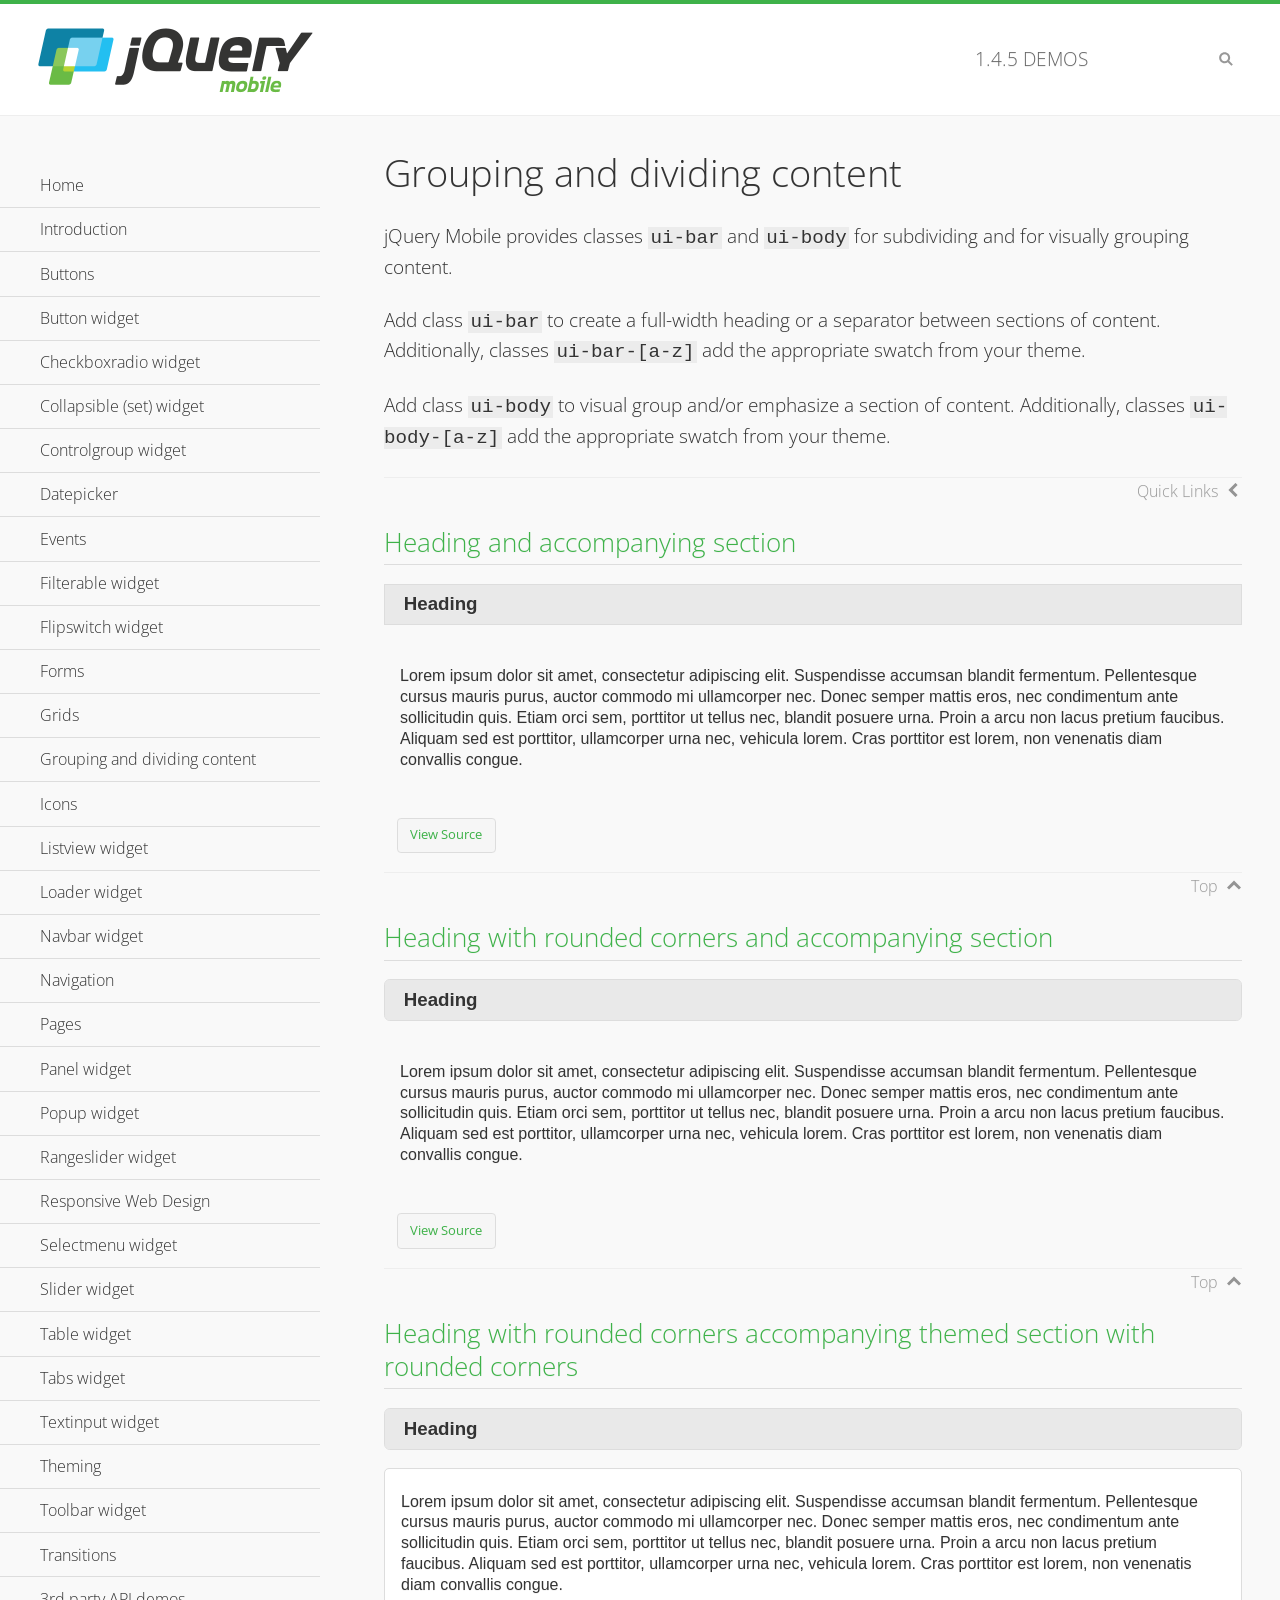
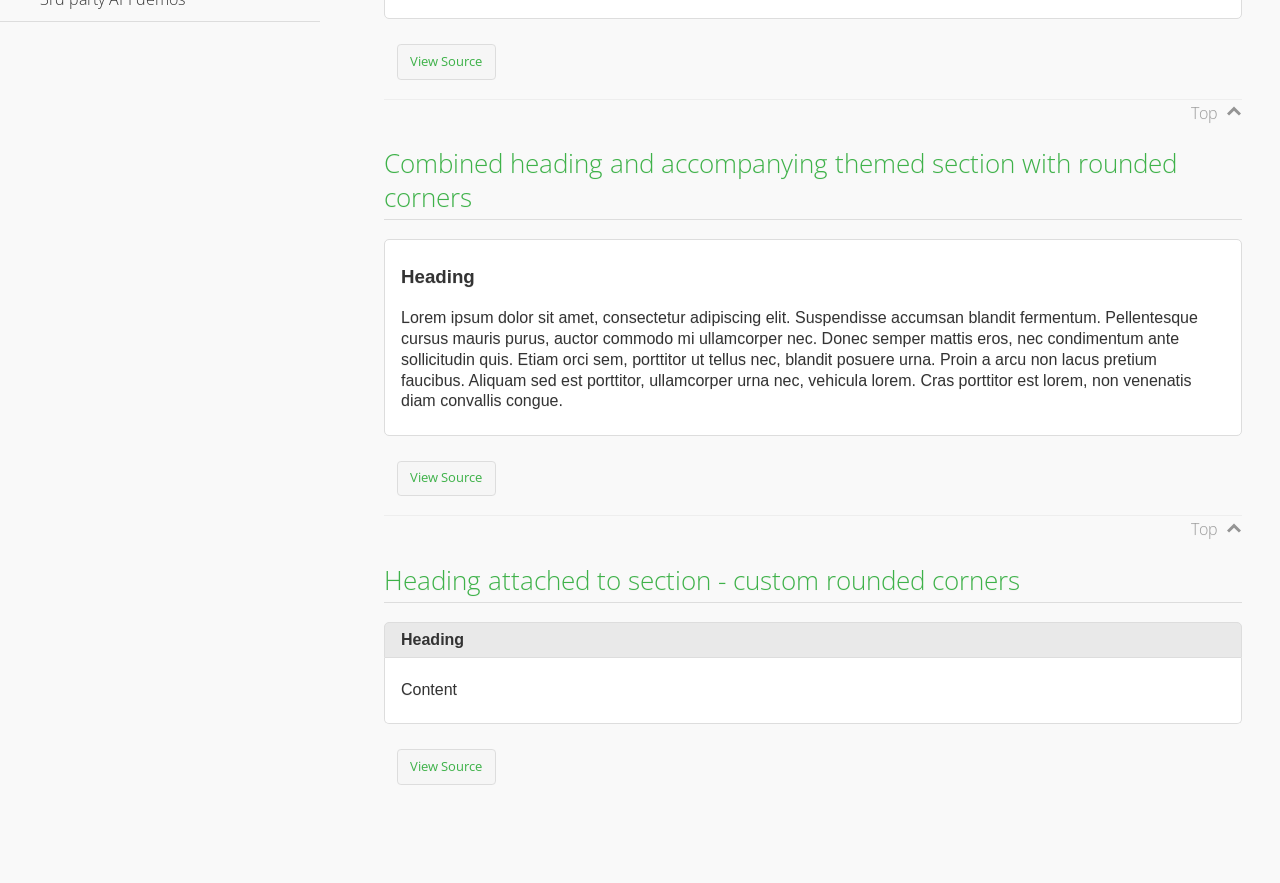
<file: resour/demos/body-bar-classes/index.html>
<!DOCTYPE html>
<html>
	<head>
	<meta charset="utf-8">
	<meta name="viewport" content="width=device-width, initial-scale=1">
	<title>Grouping and dividing content - jQuery Mobile Demos</title>
	<link rel="shortcut icon" href="../favicon.ico">
	<link rel="stylesheet" href="http://fonts.googleapis.com/css?family=Open+Sans:300,400,700">
	<link rel="stylesheet" href="../css/themes/default/jquery.mobile-1.4.5.min.css">
	<link rel="stylesheet" href="../_assets/css/jqm-demos.css">
	<script src="../js/jquery.js"></script>
	<script src="../_assets/js/index.js"></script>
	<script src="../js/jquery.mobile-1.4.5.min.js"></script>
  <style id="combined-heading-and-section">
    .custom-corners .ui-bar {
      -webkit-border-top-left-radius: inherit;
      border-top-left-radius: inherit;
      -webkit-border-top-right-radius: inherit;
      border-top-right-radius: inherit;
    }
    .custom-corners .ui-body {
      border-top-width: 0;
      -webkit-border-bottom-left-radius: inherit;
      border-bottom-left-radius: inherit;
      -webkit-border-bottom-right-radius: inherit;
      border-bottom-right-radius: inherit;
    }
  </style>
</head>
<body>
<div data-role="page" class="jqm-demos" data-quicklinks="true">

	<div data-role="header" class="jqm-header">
		<h2><a href="../" title="jQuery Mobile Demos home"><img src="../_assets/img/jquery-logo.png" alt="jQuery Mobile"></a></h2>
		<p><span class="jqm-version"></span> Demos</p>
		<a href="#" class="jqm-navmenu-link ui-btn ui-btn-icon-notext ui-corner-all ui-icon-bars ui-nodisc-icon ui-alt-icon ui-btn-left">Menu</a>
		<a href="#" class="jqm-search-link ui-btn ui-btn-icon-notext ui-corner-all ui-icon-search ui-nodisc-icon ui-alt-icon ui-btn-right">Search</a>
	</div><!-- /header -->

	<div role="main" class="ui-content jqm-content">

		<h1>Grouping and dividing content</h1>

		<p>jQuery Mobile provides classes <code>ui-bar</code> and <code>ui-body</code> for subdividing and for visually grouping content.</p>
		<p>Add class <code>ui-bar</code> to create a full-width heading or a separator between sections of content. Additionally, classes <code>ui-bar-[a-z]</code> add the appropriate swatch from your theme.</p>
		<p>Add class <code>ui-body</code> to visual group and/or emphasize a section of content. Additionally, classes <code>ui-body-[a-z]</code> add the appropriate swatch from your theme.</p>

		<h2>Heading and accompanying section</h2>

		<div data-demo-html="true">
      <h3 class="ui-bar ui-bar-a">Heading</h3>
			<div class="ui-body">
				<p>Lorem ipsum dolor sit amet, consectetur adipiscing elit. Suspendisse accumsan blandit fermentum. Pellentesque cursus mauris purus, auctor commodo mi ullamcorper nec. Donec semper mattis eros, nec condimentum ante sollicitudin quis. Etiam orci sem, porttitor ut tellus nec, blandit posuere urna. Proin a arcu non lacus pretium faucibus. Aliquam sed est porttitor, ullamcorper urna nec, vehicula lorem. Cras porttitor est lorem, non venenatis diam convallis congue.</p>
			</div>
		</div>

		<h2>Heading with rounded corners and accompanying section</h2>

		<div data-demo-html="true">
      <h3 class="ui-bar ui-bar-a ui-corner-all">Heading</h3>
			<div class="ui-body">
				<p>Lorem ipsum dolor sit amet, consectetur adipiscing elit. Suspendisse accumsan blandit fermentum. Pellentesque cursus mauris purus, auctor commodo mi ullamcorper nec. Donec semper mattis eros, nec condimentum ante sollicitudin quis. Etiam orci sem, porttitor ut tellus nec, blandit posuere urna. Proin a arcu non lacus pretium faucibus. Aliquam sed est porttitor, ullamcorper urna nec, vehicula lorem. Cras porttitor est lorem, non venenatis diam convallis congue.</p>
			</div>
		</div>

		<h2>Heading with rounded corners accompanying themed section with rounded corners</h2>

		<div data-demo-html="true">
      <h3 class="ui-bar ui-bar-a ui-corner-all">Heading</h3>
			<div class="ui-body ui-body-a ui-corner-all">
				<p>Lorem ipsum dolor sit amet, consectetur adipiscing elit. Suspendisse accumsan blandit fermentum. Pellentesque cursus mauris purus, auctor commodo mi ullamcorper nec. Donec semper mattis eros, nec condimentum ante sollicitudin quis. Etiam orci sem, porttitor ut tellus nec, blandit posuere urna. Proin a arcu non lacus pretium faucibus. Aliquam sed est porttitor, ullamcorper urna nec, vehicula lorem. Cras porttitor est lorem, non venenatis diam convallis congue.</p>
			</div>
		</div>

		<h2>Combined heading and accompanying themed section with rounded corners</h2>

		<div data-demo-html="true">
			<div class="ui-body ui-body-a ui-corner-all">
	      <h3>Heading</h3>
				<p>Lorem ipsum dolor sit amet, consectetur adipiscing elit. Suspendisse accumsan blandit fermentum. Pellentesque cursus mauris purus, auctor commodo mi ullamcorper nec. Donec semper mattis eros, nec condimentum ante sollicitudin quis. Etiam orci sem, porttitor ut tellus nec, blandit posuere urna. Proin a arcu non lacus pretium faucibus. Aliquam sed est porttitor, ullamcorper urna nec, vehicula lorem. Cras porttitor est lorem, non venenatis diam convallis congue.</p>
			</div>
		</div>

		<h2>Heading attached to section - custom rounded corners</h2>

		<div data-demo-html="true" data-demo-css="#combined-heading-and-section">
      <div class="ui-corner-all custom-corners">
        <div class="ui-bar ui-bar-a">
          <h3>Heading</h3>
        </div>
        <div class="ui-body ui-body-a">
          <p>Content</p>
        </div>
      </div>
		</div>

	</div><!-- /content -->
	    <div data-role="panel" class="jqm-navmenu-panel" data-position="left" data-display="overlay" data-theme="a">
	    	<ul class="jqm-list ui-alt-icon ui-nodisc-icon">
<li data-filtertext="demos homepage" data-icon="home"><a href=".././">Home</a></li>
<li data-filtertext="introduction overview getting started"><a href="../intro/" data-ajax="false">Introduction</a></li>
<li data-filtertext="buttons button markup buttonmarkup method anchor link button element"><a href="../button-markup/" data-ajax="false">Buttons</a></li>
<li data-filtertext="form button widget input button submit reset"><a href="../button/" data-ajax="false">Button widget</a></li>
<li data-role="collapsible" data-enhanced="true" data-collapsed-icon="carat-d" data-expanded-icon="carat-u" data-iconpos="right" data-inset="false" class="ui-collapsible ui-collapsible-themed-content ui-collapsible-collapsed">
	<h3 class="ui-collapsible-heading ui-collapsible-heading-collapsed">
		<a href="#" class="ui-collapsible-heading-toggle ui-btn ui-btn-icon-right ui-btn-inherit ui-icon-carat-d">
		    Checkboxradio widget<span class="ui-collapsible-heading-status"> click to expand contents</span>
		</a>
	</h3>
	<div class="ui-collapsible-content ui-body-inherit ui-collapsible-content-collapsed" aria-hidden="true">
		<ul>
			<li data-filtertext="form checkboxradio widget checkbox input checkboxes controlgroups"><a href="../checkboxradio-checkbox/" data-ajax="false">Checkboxes</a></li>
			<li data-filtertext="form checkboxradio widget radio input radio buttons controlgroups"><a href="../checkboxradio-radio/" data-ajax="false">Radio buttons</a></li>
		</ul>
	</div>
</li>
<li data-role="collapsible" data-enhanced="true" data-collapsed-icon="carat-d" data-expanded-icon="carat-u" data-iconpos="right" data-inset="false" class="ui-collapsible ui-collapsible-themed-content ui-collapsible-collapsed">
	<h3 class="ui-collapsible-heading ui-collapsible-heading-collapsed">
		<a href="#" class="ui-collapsible-heading-toggle ui-btn ui-btn-icon-right ui-btn-inherit ui-icon-carat-d">
			Collapsible (set) widget<span class="ui-collapsible-heading-status"> click to expand contents</span>
		</a>
	</h3>
	<div class="ui-collapsible-content ui-body-inherit ui-collapsible-content-collapsed" aria-hidden="true">
		<ul>
			<li data-filtertext="collapsibles content formatting"><a href="../collapsible/" data-ajax="false">Collapsible</a></li>
			<li data-filtertext="dynamic collapsible set accordion append expand"><a href="../collapsible-dynamic/" data-ajax="false">Dynamic collapsibles</a></li>
			<li data-filtertext="accordions collapsible set widget content formatting grouped collapsibles"><a href="../collapsibleset/" data-ajax="false">Collapsible set</a></li>
		</ul>
	</div>
</li>
<li data-role="collapsible" data-enhanced="true" data-collapsed-icon="carat-d" data-expanded-icon="carat-u" data-iconpos="right" data-inset="false" class="ui-collapsible ui-collapsible-themed-content ui-collapsible-collapsed">
	<h3 class="ui-collapsible-heading ui-collapsible-heading-collapsed">
		<a href="#" class="ui-collapsible-heading-toggle ui-btn ui-btn-icon-right ui-btn-inherit ui-icon-carat-d">
			Controlgroup widget<span class="ui-collapsible-heading-status"> click to expand contents</span>
		</a>
	</h3>
	<div class="ui-collapsible-content ui-body-inherit ui-collapsible-content-collapsed" aria-hidden="true">
		<ul>
			<li data-filtertext="controlgroups selectmenu checkboxradio input grouped buttons horizontal vertical"><a href="../controlgroup/" data-ajax="false">Controlgroup</a></li>
			<li data-filtertext="dynamic controlgroup dynamically add buttons"><a href="../controlgroup-dynamic/" data-ajax="false">Dynamic controlgroups</a></li>
		</ul>
	</div>
</li>
<li data-filtertext="form datepicker widget date input"><a href="../datepicker/" data-ajax="false">Datepicker</a></li>
<li data-role="collapsible" data-enhanced="true" data-collapsed-icon="carat-d" data-expanded-icon="carat-u" data-iconpos="right" data-inset="false" class="ui-collapsible ui-collapsible-themed-content ui-collapsible-collapsed">
	<h3 class="ui-collapsible-heading ui-collapsible-heading-collapsed">
		<a href="#" class="ui-collapsible-heading-toggle ui-btn ui-btn-icon-right ui-btn-inherit ui-icon-carat-d">
			Events<span class="ui-collapsible-heading-status"> click to expand contents</span>
		</a>
	</h3>
	<div class="ui-collapsible-content ui-body-inherit ui-collapsible-content-collapsed" aria-hidden="true">
		<ul>
			<li data-filtertext="swipe to delete list items listviews swipe events"><a href="../swipe-list/" data-ajax="false">Swipe list items</a></li>
			<li data-filtertext="swipe to navigate swipe page navigation swipe events"><a href="../swipe-page/" data-ajax="false">Swipe page navigation</a></li>
		</ul>
	</div>
</li>
<li data-filtertext="filterable filter elements sorting searching listview table"><a href="../filterable/" data-ajax="false">Filterable widget</a></li>
<li data-filtertext="form flipswitch widget flip toggle switch binary select checkbox input"><a href="../flipswitch/" data-ajax="false">Flipswitch widget</a></li>
<li data-role="collapsible" data-enhanced="true" data-collapsed-icon="carat-d" data-expanded-icon="carat-u" data-iconpos="right" data-inset="false" class="ui-collapsible ui-collapsible-themed-content ui-collapsible-collapsed">
	<h3 class="ui-collapsible-heading ui-collapsible-heading-collapsed">
		<a href="#" class="ui-collapsible-heading-toggle ui-btn ui-btn-icon-right ui-btn-inherit ui-icon-carat-d">
			Forms<span class="ui-collapsible-heading-status"> click to expand contents</span>
		</a>
	</h3>
	<div class="ui-collapsible-content ui-body-inherit ui-collapsible-content-collapsed" aria-hidden="true">
		<ul>
			<li data-filtertext="forms text checkbox radio range button submit reset inputs selects textarea slider flipswitch label form elements"><a href="../forms/" data-ajax="false">Forms</a></li>
			<li data-filtertext="form hide labels hidden accessible ui-hidden-accessible forms"><a href="../forms-label-hidden-accessible/" data-ajax="false">Hide labels</a></li>
			<li data-filtertext="form field containers fieldcontain ui-field-contain forms"><a href="../forms-field-contain/" data-ajax="false">Field containers</a></li>
			<li data-filtertext="forms disabled form elements"><a href="../forms-disabled/" data-ajax="false">Forms disabled</a></li>
			<li data-filtertext="forms gallery examples overview forms text checkbox radio range button submit reset inputs selects textarea slider flipswitch label form elements"><a href="../forms-gallery/" data-ajax="false">Forms gallery</a></li>
		</ul>
	</div>
</li>
<li data-role="collapsible" data-enhanced="true" data-collapsed-icon="carat-d" data-expanded-icon="carat-u" data-iconpos="right" data-inset="false" class="ui-collapsible ui-collapsible-themed-content ui-collapsible-collapsed">
	<h3 class="ui-collapsible-heading ui-collapsible-heading-collapsed">
		<a href="#" class="ui-collapsible-heading-toggle ui-btn ui-btn-icon-right ui-btn-inherit ui-icon-carat-d">
			Grids<span class="ui-collapsible-heading-status"> click to expand contents</span>
		</a>
	</h3>
	<div class="ui-collapsible-content ui-body-inherit ui-collapsible-content-collapsed" aria-hidden="true">
		<ul>
			<li data-filtertext="grids columns blocks content formatting rwd responsive css framework"><a href="../grids/" data-ajax="false">Grids</a></li>
			<li data-filtertext="buttons in grids css framework"><a href="../grids-buttons/" data-ajax="false">Buttons in grids</a></li>
			<li data-filtertext="custom responsive grids rwd css framework"><a href="../grids-custom-responsive/" data-ajax="false">Custom responsive grids</a></li>
		</ul>
	</div>
</li>
<li data-filtertext="blocks content formatting sections heading"><a href="../body-bar-classes/" data-ajax="false">Grouping and dividing content</a></li>
<li data-role="collapsible" data-enhanced="true" data-collapsed-icon="carat-d" data-expanded-icon="carat-u" data-iconpos="right" data-inset="false" class="ui-collapsible ui-collapsible-themed-content ui-collapsible-collapsed">
	<h3 class="ui-collapsible-heading ui-collapsible-heading-collapsed">
		<a href="#" class="ui-collapsible-heading-toggle ui-btn ui-btn-icon-right ui-btn-inherit ui-icon-carat-d">
			Icons<span class="ui-collapsible-heading-status"> click to expand contents</span>
		</a>
	</h3>
	<div class="ui-collapsible-content ui-body-inherit ui-collapsible-content-collapsed" aria-hidden="true">
		<ul>
			<li data-filtertext="button icons svg disc alt custom icon position"><a href="../icons/" data-ajax="false">Icons</a></li>
			<li data-filtertext=""><a href="../icons-grunticon/" data-ajax="false">Grunticon loader</a></li>
		</ul>
	</div>
</li>
<li data-role="collapsible" data-enhanced="true" data-collapsed-icon="carat-d" data-expanded-icon="carat-u" data-iconpos="right" data-inset="false" class="ui-collapsible ui-collapsible-themed-content ui-collapsible-collapsed">
	<h3 class="ui-collapsible-heading ui-collapsible-heading-collapsed">
		<a href="#" class="ui-collapsible-heading-toggle ui-btn ui-btn-icon-right ui-btn-inherit ui-icon-carat-d">
			Listview widget<span class="ui-collapsible-heading-status"> click to expand contents</span>
		</a>
	</h3>
	<div class="ui-collapsible-content ui-body-inherit ui-collapsible-content-collapsed" aria-hidden="true">
		<ul>
			<li data-filtertext="listview widget thumbnails icons nested split button collapsible ul ol"><a href="../listview/" data-ajax="false">Listview</a></li>
			<li data-filtertext="autocomplete filterable reveal listview filtertextbeforefilter placeholder"><a href="../listview-autocomplete/" data-ajax="false">Listview autocomplete</a></li>
			<li data-filtertext="autocomplete filterable reveal listview remote data filtertextbeforefilter placeholder"><a href="../listview-autocomplete-remote/" data-ajax="false">Listview autocomplete remote data</a></li>
			<li data-filtertext="autodividers anchor jump scroll linkbars listview lists ul ol"><a href="../listview-autodividers-linkbar/" data-ajax="false">Listview autodividers linkbar</a></li>
			<li data-filtertext="listview autodividers selector autodividersselector lists ul ol"><a href="../listview-autodividers-selector/" data-ajax="false">Listview autodividers selector</a></li>
			<li data-filtertext="listview nested list items"><a href="../listview-nested-lists/" data-ajax="false">Nested Listviews</a></li>
			<li data-filtertext="listview collapsible list items flat"><a href="../listview-collapsible-item-flat/" data-ajax="false">Listview collapsible list items (flat)</a></li>
			<li data-filtertext="listview collapsible list indented"><a href="../listview-collapsible-item-indented/" data-ajax="false">Listview collapsible list items (indented)</a></li>
			<li data-filtertext="grid listview responsive grids responsive listviews lists ul"><a href="../listview-grid/" data-ajax="false">Listview responsive grid</a></li>
		</ul>
	</div>
</li>
<li data-filtertext="loader widget page loading navigation overlay spinner"><a href="../loader/" data-ajax="false">Loader widget</a></li>
<li data-filtertext="navbar widget navmenu toolbars header footer"><a href="../navbar/" data-ajax="false">Navbar widget</a></li>
<li data-role="collapsible" data-enhanced="true" data-collapsed-icon="carat-d" data-expanded-icon="carat-u" data-iconpos="right" data-inset="false" class="ui-collapsible ui-collapsible-themed-content ui-collapsible-collapsed">
	<h3 class="ui-collapsible-heading ui-collapsible-heading-collapsed">
		<a href="#" class="ui-collapsible-heading-toggle ui-btn ui-btn-icon-right ui-btn-inherit ui-icon-carat-d">
			Navigation<span class="ui-collapsible-heading-status"> click to expand contents</span>
		</a>
	</h3>
	<div class="ui-collapsible-content ui-body-inherit ui-collapsible-content-collapsed" aria-hidden="true">
		<ul>
			<li data-filtertext="ajax navigation navigate widget history event method"><a href="../navigation/" data-ajax="false">Navigation</a></li>
			<li data-filtertext="linking pages page links navigation ajax prefetch cache"><a href="../navigation-linking-pages/" data-ajax="false">Linking pages</a></li>
			<!-- <li data-filtertext="php redirect server redirection server-side navigation"><a href="../navigation-php-redirect/" data-ajax="false">PHP redirect demo</a></li>-->
			<li data-filtertext="navigation redirection hash query"><a href="../navigation-hash-processing/" data-ajax="false">Hash processing demo</a></li>
			<li data-filtertext="navigation redirection hash query"><a href="../page-events/" data-ajax="false">Page Navigation Events</a></li>
		</ul>
	</div>
</li>
<li data-role="collapsible" data-enhanced="true" data-collapsed-icon="carat-d" data-expanded-icon="carat-u" data-iconpos="right" data-inset="false" class="ui-collapsible ui-collapsible-themed-content ui-collapsible-collapsed">
	<h3 class="ui-collapsible-heading ui-collapsible-heading-collapsed">
		<a href="#" class="ui-collapsible-heading-toggle ui-btn ui-btn-icon-right ui-btn-inherit ui-icon-carat-d">
			Pages<span class="ui-collapsible-heading-status"> click to expand contents</span>
		</a>
	</h3>
	<div class="ui-collapsible-content ui-body-inherit ui-collapsible-content-collapsed" aria-hidden="true">
		<ul>
			<li data-filtertext="pages page widget ajax navigation"><a href="../pages/" data-ajax="false">Pages</a></li>
			<li data-filtertext="single page"><a href="../pages-single-page/" data-ajax="false">Single page</a></li>
			<li data-filtertext="multipage multi-page page"><a href="../pages-multi-page/" data-ajax="false">Multi-page template</a></li>
			<li data-filtertext="dialog page widget modal popup"><a href="../pages-dialog/" data-ajax="false">Dialog page</a></li>
		</ul>
	</div>
</li>
<li data-role="collapsible" data-enhanced="true" data-collapsed-icon="carat-d" data-expanded-icon="carat-u" data-iconpos="right" data-inset="false" class="ui-collapsible ui-collapsible-themed-content ui-collapsible-collapsed">
	<h3 class="ui-collapsible-heading ui-collapsible-heading-collapsed">
		<a href="#" class="ui-collapsible-heading-toggle ui-btn ui-btn-icon-right ui-btn-inherit ui-icon-carat-d">
			Panel widget<span class="ui-collapsible-heading-status"> click to expand contents</span>
		</a>
	</h3>
	<div class="ui-collapsible-content ui-body-inherit ui-collapsible-content-collapsed" aria-hidden="true">
		<ul>
			<li data-filtertext="panel widget sliding panels reveal push overlay responsive"><a href="../panel/" data-ajax="false">Panel</a></li>
			<li data-filtertext=""><a href="../panel-external/" data-ajax="false">External panels</a></li>
			<li data-filtertext="panel "><a href="../panel-fixed/" data-ajax="false">Fixed panels</a></li>
			<li data-filtertext="panel slide panels sliding panels shadow rwd responsive breakpoint"><a href="../panel-responsive/" data-ajax="false">Panels responsive</a></li>
			<li data-filtertext="panel custom style custom panel width reveal shadow listview panel styling page background wrapper"><a href="../panel-styling/" data-ajax="false">Custom panel style</a></li>
			<li data-filtertext="panel open on swipe"><a href="../panel-swipe-open/" data-ajax="false">Panel open on swipe</a></li>
			<li data-filtertext="panels outside page internal external toolbars"><a href="../panel-external-internal/" data-ajax="false">Panel external and internal</a></li>
		</ul>
	</div>
</li>
<li data-role="collapsible" data-enhanced="true" data-collapsed-icon="carat-d" data-expanded-icon="carat-u" data-iconpos="right" data-inset="false" class="ui-collapsible ui-collapsible-themed-content ui-collapsible-collapsed">
	<h3 class="ui-collapsible-heading ui-collapsible-heading-collapsed">
		<a href="#" class="ui-collapsible-heading-toggle ui-btn ui-btn-icon-right ui-btn-inherit ui-icon-carat-d">
			Popup widget<span class="ui-collapsible-heading-status"> click to expand contents</span>
		</a>
	</h3>
	<div class="ui-collapsible-content ui-body-inherit ui-collapsible-content-collapsed" aria-hidden="true">
		<ul>
			<li data-filtertext="popup widget popups dialog modal transition tooltip lightbox form overlay screen flip pop fade transition"><a href="../popup/" data-ajax="false">Popup</a></li>
			<li data-filtertext="popup alignment position"><a href="../popup-alignment/" data-ajax="false">Popup alignment</a></li>
			<li data-filtertext="popup arrow size popups popover"><a href="../popup-arrow-size/" data-ajax="false">Popup arrow size</a></li>
			<li data-filtertext="dynamic popups popup images lightbox"><a href="../popup-dynamic/" data-ajax="false">Dynamic popups</a></li>
			<li data-filtertext="popups with iframes scaling"><a href="../popup-iframe/" data-ajax="false">Popups with iframes</a></li>
			<li data-filtertext="popup image scaling"><a href="../popup-image-scaling/" data-ajax="false">Popup image scaling</a></li>
			<li data-filtertext="external popup outside multi-page"><a href="../popup-outside-multipage/" data-ajax="false">Popup outside multi-page</a></li>
		</ul>
	</div>
</li>
<li data-filtertext="form rangeslider widget dual sliders dual handle sliders range input"><a href="../rangeslider/" data-ajax="false">Rangeslider widget</a></li>
<li data-filtertext="responsive web design rwd adaptive progressive enhancement PE accessible mobile breakpoints media query media queries"><a href="../rwd/" data-ajax="false">Responsive Web Design</a></li>
<li data-role="collapsible" data-enhanced="true" data-collapsed-icon="carat-d" data-expanded-icon="carat-u" data-iconpos="right" data-inset="false" class="ui-collapsible ui-collapsible-themed-content ui-collapsible-collapsed">
	<h3 class="ui-collapsible-heading ui-collapsible-heading-collapsed">
		<a href="#" class="ui-collapsible-heading-toggle ui-btn ui-btn-icon-right ui-btn-inherit ui-icon-carat-d">
			Selectmenu widget<span class="ui-collapsible-heading-status"> click to expand contents</span>
		</a>
	</h3>
	<div class="ui-collapsible-content ui-body-inherit ui-collapsible-content-collapsed" aria-hidden="true">
		<ul>
			<li data-filtertext="form selectmenu widget select input custom select menu selects"><a href="../selectmenu/" data-ajax="false">Selectmenu</a></li>
			<li data-filtertext="form custom select menu selectmenu widget custom menu option optgroup multiple selects"><a href="../selectmenu-custom/" data-ajax="false">Custom select menu</a></li>
			<li data-filtertext="filterable select filter popup dialog"><a href="../selectmenu-custom-filter/" data-ajax="false">Custom select menu with filter</a></li>
		</ul>
	</div>
</li>
<li data-role="collapsible" data-enhanced="true" data-collapsed-icon="carat-d" data-expanded-icon="carat-u" data-iconpos="right" data-inset="false" class="ui-collapsible ui-collapsible-themed-content ui-collapsible-collapsed">
	<h3 class="ui-collapsible-heading ui-collapsible-heading-collapsed">
		<a href="#" class="ui-collapsible-heading-toggle ui-btn ui-btn-icon-right ui-btn-inherit ui-icon-carat-d">
			Slider widget<span class="ui-collapsible-heading-status"> click to expand contents</span>
		</a>
	</h3>
	<div class="ui-collapsible-content ui-body-inherit ui-collapsible-content-collapsed" aria-hidden="true">
		<ul>
			<li data-filtertext="form slider widget range input single sliders"><a href="../slider/" data-ajax="false">Slider</a></li>
			<li data-filtertext="form slider widget flipswitch slider binary select flip toggle switch"><a href="../slider-flipswitch/" data-ajax="false">Slider flip toggle switch</a></li>
			<li data-filtertext="form slider tooltip handle value input range sliders"><a href="../slider-tooltip/" data-ajax="false">Slider tooltip</a></li>
		</ul>
	</div>
</li>
<li data-role="collapsible" data-enhanced="true" data-collapsed-icon="carat-d" data-expanded-icon="carat-u" data-iconpos="right" data-inset="false" class="ui-collapsible ui-collapsible-themed-content ui-collapsible-collapsed">
	<h3 class="ui-collapsible-heading ui-collapsible-heading-collapsed">
		<a href="#" class="ui-collapsible-heading-toggle ui-btn ui-btn-icon-right ui-btn-inherit ui-icon-carat-d">
			Table widget<span class="ui-collapsible-heading-status"> click to expand contents</span>
		</a>
	</h3>
	<div class="ui-collapsible-content ui-body-inherit ui-collapsible-content-collapsed" aria-hidden="true">
		<ul>
			<li data-filtertext="table widget reflow column toggle th td responsive tables rwd hide show tabular"><a href="../table-column-toggle/" data-ajax="false">Table Column Toggle</a></li>
			<li data-filtertext="table column toggle phone comparison demo"><a href="../table-column-toggle-example/" data-ajax="false">Table Column Toggle demo</a></li>
			<li data-filtertext="responsive tables table column toggle heading groups rwd breakpoint"><a href="../table-column-toggle-heading-groups/" data-ajax="false">Table Column Toggle heading groups</a></li>
			<li data-filtertext="responsive tables table column toggle hide rwd breakpoint customization options"><a href="../table-column-toggle-options/" data-ajax="false">Table Column Toggle options</a></li>
			<li data-filtertext="table reflow th td responsive rwd columns tabular"><a href="../table-reflow/" data-ajax="false">Table Reflow</a></li>
			<li data-filtertext="responsive tables table reflow heading groups rwd breakpoint"><a href="../table-reflow-heading-groups/" data-ajax="false">Table Reflow heading groups</a></li>
			<li data-filtertext="responsive tables table reflow stripes strokes table style"><a href="../table-reflow-stripes-strokes/" data-ajax="false">Table Reflow stripes and strokes</a></li>
			<li data-filtertext="responsive tables table reflow stack custom styles"><a href="../table-reflow-styling/" data-ajax="false">Table Reflow custom styles</a></li>
		</ul>
	</div>
</li>
<li data-filtertext="ui tabs widget"><a href="../tabs/" data-ajax="false">Tabs widget</a></li>
<li data-filtertext="form textinput widget text input textarea number date time tel email file color password"><a href="../textinput/" data-ajax="false">Textinput widget</a></li>
<li data-role="collapsible" data-enhanced="true" data-collapsed-icon="carat-d" data-expanded-icon="carat-u" data-iconpos="right" data-inset="false" class="ui-collapsible ui-collapsible-themed-content ui-collapsible-collapsed">
	<h3 class="ui-collapsible-heading ui-collapsible-heading-collapsed">
		<a href="#" class="ui-collapsible-heading-toggle ui-btn ui-btn-icon-right ui-btn-inherit ui-icon-carat-d">
			Theming<span class="ui-collapsible-heading-status"> click to expand contents</span>
		</a>
	</h3>
	<div class="ui-collapsible-content ui-body-inherit ui-collapsible-content-collapsed" aria-hidden="true">
		<ul>
			<li data-filtertext="default theme swatches theming style css"><a href="../theme-default/" data-ajax="false">Default theme</a></li>
			<li data-filtertext="classic theme old theme swatches theming style css"><a href="../theme-classic/" data-ajax="false">Classic theme</a></li>
		</ul>
	</div>
</li>
<li data-role="collapsible" data-enhanced="true" data-collapsed-icon="carat-d" data-expanded-icon="carat-u" data-iconpos="right" data-inset="false" class="ui-collapsible ui-collapsible-themed-content ui-collapsible-collapsed">
	<h3 class="ui-collapsible-heading ui-collapsible-heading-collapsed">
		<a href="#" class="ui-collapsible-heading-toggle ui-btn ui-btn-icon-right ui-btn-inherit ui-icon-carat-d">
			Toolbar widget<span class="ui-collapsible-heading-status"> click to expand contents</span>
		</a>
	</h3>
	<div class="ui-collapsible-content ui-body-inherit ui-collapsible-content-collapsed" aria-hidden="true">
		<ul>
			<li data-filtertext="toolbar widget header footer toolbars fixed fullscreen external sections"><a href="../toolbar/" data-ajax="false">Toolbar</a></li>
			<li data-filtertext="dynamic toolbars dynamically add toolbar header footer"><a href="../toolbar-dynamic/" data-ajax="false">Dynamic toolbars</a></li>
			<li data-filtertext="external toolbars header footer"><a href="../toolbar-external/" data-ajax="false">External toolbars</a></li>
			<li data-filtertext="fixed toolbars header footer"><a href="../toolbar-fixed/" data-ajax="false">Fixed toolbars</a></li>
			<li data-filtertext="fixed fullscreen toolbars header footer"><a href="../toolbar-fixed-fullscreen/" data-ajax="false">Fullscreen toolbars</a></li>
			<li data-filtertext="external fixed toolbars header footer"><a href="../toolbar-fixed-external/" data-ajax="false">Fixed external toolbars</a></li>
			<li data-filtertext="external persistent toolbars header footer navbar navmenu"><a href="../toolbar-fixed-persistent/" data-ajax="false">Persistent toolbars</a></li>
			<li data-filtertext="external ajax optimized toolbars persistent toolbars header footer navbar"><a href="../toolbar-fixed-persistent-optimized/" data-ajax="false">Ajax optimized toolbars</a></li>
			<li data-filtertext="form in toolbars header footer"><a href="../toolbar-fixed-forms/" data-ajax="false">Form in toolbar</a></li>
		</ul>
	</div>
</li>
<li data-filtertext="page transitions animated pages popup navigation flip slide fade pop"><a href="../transitions/" data-ajax="false">Transitions</a></li>
<li data-role="collapsible" data-enhanced="true" data-collapsed-icon="carat-d" data-expanded-icon="carat-u" data-iconpos="right" data-inset="false" class="ui-collapsible ui-collapsible-themed-content ui-collapsible-collapsed">
	<h3 class="ui-collapsible-heading ui-collapsible-heading-collapsed">
		<a href="#" class="ui-collapsible-heading-toggle ui-btn ui-btn-icon-right ui-btn-inherit ui-icon-carat-d">
			3rd party API demos<span class="ui-collapsible-heading-status"> click to expand contents</span>
		</a>
	</h3>
	<div class="ui-collapsible-content ui-body-inherit ui-collapsible-content-collapsed" aria-hidden="true">
		<ul>
			<li data-filtertext="backbone requirejs navigation router"><a href="../backbone-requirejs/" data-ajax="false">Backbone RequireJS</a></li>
			<li data-filtertext="google maps geolocation demo"><a href="../map-geolocation/" data-ajax="false">Google Maps geolocation</a></li>
			<li data-filtertext="google maps hybrid"><a href="../map-list-toggle/" data-ajax="false">Google Maps list toggle</a></li>
		</ul>
	</div>
</li>



		     </ul>
		</div><!-- /panel -->


	<div data-role="footer" data-position="fixed" data-tap-toggle="false" class="jqm-footer">
		<p>jQuery Mobile Demos version <span class="jqm-version"></span></p>
		<p>Copyright 2014 The jQuery Foundation</p>
	</div><!-- /footer -->
	<!-- TODO: This should become an external panel so we can add input to markup (unique ID) -->
    <div data-role="panel" class="jqm-search-panel" data-position="right" data-display="overlay" data-theme="a">
		<div class="jqm-search">
			<ul class="jqm-list" data-filter-placeholder="Search demos..." data-filter-reveal="true">
<li data-filtertext="demos homepage" data-icon="home"><a href=".././">Home</a></li>
<li data-filtertext="introduction overview getting started"><a href="../intro/" data-ajax="false">Introduction</a></li>
<li data-filtertext="buttons button markup buttonmarkup method anchor link button element"><a href="../button-markup/" data-ajax="false">Buttons</a></li>
<li data-filtertext="form button widget input button submit reset"><a href="../button/" data-ajax="false">Button widget</a></li>
<li data-role="collapsible" data-enhanced="true" data-collapsed-icon="carat-d" data-expanded-icon="carat-u" data-iconpos="right" data-inset="false" class="ui-collapsible ui-collapsible-themed-content ui-collapsible-collapsed">
	<h3 class="ui-collapsible-heading ui-collapsible-heading-collapsed">
		<a href="#" class="ui-collapsible-heading-toggle ui-btn ui-btn-icon-right ui-btn-inherit ui-icon-carat-d">
		    Checkboxradio widget<span class="ui-collapsible-heading-status"> click to expand contents</span>
		</a>
	</h3>
	<div class="ui-collapsible-content ui-body-inherit ui-collapsible-content-collapsed" aria-hidden="true">
		<ul>
			<li data-filtertext="form checkboxradio widget checkbox input checkboxes controlgroups"><a href="../checkboxradio-checkbox/" data-ajax="false">Checkboxes</a></li>
			<li data-filtertext="form checkboxradio widget radio input radio buttons controlgroups"><a href="../checkboxradio-radio/" data-ajax="false">Radio buttons</a></li>
		</ul>
	</div>
</li>
<li data-role="collapsible" data-enhanced="true" data-collapsed-icon="carat-d" data-expanded-icon="carat-u" data-iconpos="right" data-inset="false" class="ui-collapsible ui-collapsible-themed-content ui-collapsible-collapsed">
	<h3 class="ui-collapsible-heading ui-collapsible-heading-collapsed">
		<a href="#" class="ui-collapsible-heading-toggle ui-btn ui-btn-icon-right ui-btn-inherit ui-icon-carat-d">
			Collapsible (set) widget<span class="ui-collapsible-heading-status"> click to expand contents</span>
		</a>
	</h3>
	<div class="ui-collapsible-content ui-body-inherit ui-collapsible-content-collapsed" aria-hidden="true">
		<ul>
			<li data-filtertext="collapsibles content formatting"><a href="../collapsible/" data-ajax="false">Collapsible</a></li>
			<li data-filtertext="dynamic collapsible set accordion append expand"><a href="../collapsible-dynamic/" data-ajax="false">Dynamic collapsibles</a></li>
			<li data-filtertext="accordions collapsible set widget content formatting grouped collapsibles"><a href="../collapsibleset/" data-ajax="false">Collapsible set</a></li>
		</ul>
	</div>
</li>
<li data-role="collapsible" data-enhanced="true" data-collapsed-icon="carat-d" data-expanded-icon="carat-u" data-iconpos="right" data-inset="false" class="ui-collapsible ui-collapsible-themed-content ui-collapsible-collapsed">
	<h3 class="ui-collapsible-heading ui-collapsible-heading-collapsed">
		<a href="#" class="ui-collapsible-heading-toggle ui-btn ui-btn-icon-right ui-btn-inherit ui-icon-carat-d">
			Controlgroup widget<span class="ui-collapsible-heading-status"> click to expand contents</span>
		</a>
	</h3>
	<div class="ui-collapsible-content ui-body-inherit ui-collapsible-content-collapsed" aria-hidden="true">
		<ul>
			<li data-filtertext="controlgroups selectmenu checkboxradio input grouped buttons horizontal vertical"><a href="../controlgroup/" data-ajax="false">Controlgroup</a></li>
			<li data-filtertext="dynamic controlgroup dynamically add buttons"><a href="../controlgroup-dynamic/" data-ajax="false">Dynamic controlgroups</a></li>
		</ul>
	</div>
</li>
<li data-filtertext="form datepicker widget date input"><a href="../datepicker/" data-ajax="false">Datepicker</a></li>
<li data-role="collapsible" data-enhanced="true" data-collapsed-icon="carat-d" data-expanded-icon="carat-u" data-iconpos="right" data-inset="false" class="ui-collapsible ui-collapsible-themed-content ui-collapsible-collapsed">
	<h3 class="ui-collapsible-heading ui-collapsible-heading-collapsed">
		<a href="#" class="ui-collapsible-heading-toggle ui-btn ui-btn-icon-right ui-btn-inherit ui-icon-carat-d">
			Events<span class="ui-collapsible-heading-status"> click to expand contents</span>
		</a>
	</h3>
	<div class="ui-collapsible-content ui-body-inherit ui-collapsible-content-collapsed" aria-hidden="true">
		<ul>
			<li data-filtertext="swipe to delete list items listviews swipe events"><a href="../swipe-list/" data-ajax="false">Swipe list items</a></li>
			<li data-filtertext="swipe to navigate swipe page navigation swipe events"><a href="../swipe-page/" data-ajax="false">Swipe page navigation</a></li>
		</ul>
	</div>
</li>
<li data-filtertext="filterable filter elements sorting searching listview table"><a href="../filterable/" data-ajax="false">Filterable widget</a></li>
<li data-filtertext="form flipswitch widget flip toggle switch binary select checkbox input"><a href="../flipswitch/" data-ajax="false">Flipswitch widget</a></li>
<li data-role="collapsible" data-enhanced="true" data-collapsed-icon="carat-d" data-expanded-icon="carat-u" data-iconpos="right" data-inset="false" class="ui-collapsible ui-collapsible-themed-content ui-collapsible-collapsed">
	<h3 class="ui-collapsible-heading ui-collapsible-heading-collapsed">
		<a href="#" class="ui-collapsible-heading-toggle ui-btn ui-btn-icon-right ui-btn-inherit ui-icon-carat-d">
			Forms<span class="ui-collapsible-heading-status"> click to expand contents</span>
		</a>
	</h3>
	<div class="ui-collapsible-content ui-body-inherit ui-collapsible-content-collapsed" aria-hidden="true">
		<ul>
			<li data-filtertext="forms text checkbox radio range button submit reset inputs selects textarea slider flipswitch label form elements"><a href="../forms/" data-ajax="false">Forms</a></li>
			<li data-filtertext="form hide labels hidden accessible ui-hidden-accessible forms"><a href="../forms-label-hidden-accessible/" data-ajax="false">Hide labels</a></li>
			<li data-filtertext="form field containers fieldcontain ui-field-contain forms"><a href="../forms-field-contain/" data-ajax="false">Field containers</a></li>
			<li data-filtertext="forms disabled form elements"><a href="../forms-disabled/" data-ajax="false">Forms disabled</a></li>
			<li data-filtertext="forms gallery examples overview forms text checkbox radio range button submit reset inputs selects textarea slider flipswitch label form elements"><a href="../forms-gallery/" data-ajax="false">Forms gallery</a></li>
		</ul>
	</div>
</li>
<li data-role="collapsible" data-enhanced="true" data-collapsed-icon="carat-d" data-expanded-icon="carat-u" data-iconpos="right" data-inset="false" class="ui-collapsible ui-collapsible-themed-content ui-collapsible-collapsed">
	<h3 class="ui-collapsible-heading ui-collapsible-heading-collapsed">
		<a href="#" class="ui-collapsible-heading-toggle ui-btn ui-btn-icon-right ui-btn-inherit ui-icon-carat-d">
			Grids<span class="ui-collapsible-heading-status"> click to expand contents</span>
		</a>
	</h3>
	<div class="ui-collapsible-content ui-body-inherit ui-collapsible-content-collapsed" aria-hidden="true">
		<ul>
			<li data-filtertext="grids columns blocks content formatting rwd responsive css framework"><a href="../grids/" data-ajax="false">Grids</a></li>
			<li data-filtertext="buttons in grids css framework"><a href="../grids-buttons/" data-ajax="false">Buttons in grids</a></li>
			<li data-filtertext="custom responsive grids rwd css framework"><a href="../grids-custom-responsive/" data-ajax="false">Custom responsive grids</a></li>
		</ul>
	</div>
</li>
<li data-filtertext="blocks content formatting sections heading"><a href="../body-bar-classes/" data-ajax="false">Grouping and dividing content</a></li>
<li data-role="collapsible" data-enhanced="true" data-collapsed-icon="carat-d" data-expanded-icon="carat-u" data-iconpos="right" data-inset="false" class="ui-collapsible ui-collapsible-themed-content ui-collapsible-collapsed">
	<h3 class="ui-collapsible-heading ui-collapsible-heading-collapsed">
		<a href="#" class="ui-collapsible-heading-toggle ui-btn ui-btn-icon-right ui-btn-inherit ui-icon-carat-d">
			Icons<span class="ui-collapsible-heading-status"> click to expand contents</span>
		</a>
	</h3>
	<div class="ui-collapsible-content ui-body-inherit ui-collapsible-content-collapsed" aria-hidden="true">
		<ul>
			<li data-filtertext="button icons svg disc alt custom icon position"><a href="../icons/" data-ajax="false">Icons</a></li>
			<li data-filtertext=""><a href="../icons-grunticon/" data-ajax="false">Grunticon loader</a></li>
		</ul>
	</div>
</li>
<li data-role="collapsible" data-enhanced="true" data-collapsed-icon="carat-d" data-expanded-icon="carat-u" data-iconpos="right" data-inset="false" class="ui-collapsible ui-collapsible-themed-content ui-collapsible-collapsed">
	<h3 class="ui-collapsible-heading ui-collapsible-heading-collapsed">
		<a href="#" class="ui-collapsible-heading-toggle ui-btn ui-btn-icon-right ui-btn-inherit ui-icon-carat-d">
			Listview widget<span class="ui-collapsible-heading-status"> click to expand contents</span>
		</a>
	</h3>
	<div class="ui-collapsible-content ui-body-inherit ui-collapsible-content-collapsed" aria-hidden="true">
		<ul>
			<li data-filtertext="listview widget thumbnails icons nested split button collapsible ul ol"><a href="../listview/" data-ajax="false">Listview</a></li>
			<li data-filtertext="autocomplete filterable reveal listview filtertextbeforefilter placeholder"><a href="../listview-autocomplete/" data-ajax="false">Listview autocomplete</a></li>
			<li data-filtertext="autocomplete filterable reveal listview remote data filtertextbeforefilter placeholder"><a href="../listview-autocomplete-remote/" data-ajax="false">Listview autocomplete remote data</a></li>
			<li data-filtertext="autodividers anchor jump scroll linkbars listview lists ul ol"><a href="../listview-autodividers-linkbar/" data-ajax="false">Listview autodividers linkbar</a></li>
			<li data-filtertext="listview autodividers selector autodividersselector lists ul ol"><a href="../listview-autodividers-selector/" data-ajax="false">Listview autodividers selector</a></li>
			<li data-filtertext="listview nested list items"><a href="../listview-nested-lists/" data-ajax="false">Nested Listviews</a></li>
			<li data-filtertext="listview collapsible list items flat"><a href="../listview-collapsible-item-flat/" data-ajax="false">Listview collapsible list items (flat)</a></li>
			<li data-filtertext="listview collapsible list indented"><a href="../listview-collapsible-item-indented/" data-ajax="false">Listview collapsible list items (indented)</a></li>
			<li data-filtertext="grid listview responsive grids responsive listviews lists ul"><a href="../listview-grid/" data-ajax="false">Listview responsive grid</a></li>
		</ul>
	</div>
</li>
<li data-filtertext="loader widget page loading navigation overlay spinner"><a href="../loader/" data-ajax="false">Loader widget</a></li>
<li data-filtertext="navbar widget navmenu toolbars header footer"><a href="../navbar/" data-ajax="false">Navbar widget</a></li>
<li data-role="collapsible" data-enhanced="true" data-collapsed-icon="carat-d" data-expanded-icon="carat-u" data-iconpos="right" data-inset="false" class="ui-collapsible ui-collapsible-themed-content ui-collapsible-collapsed">
	<h3 class="ui-collapsible-heading ui-collapsible-heading-collapsed">
		<a href="#" class="ui-collapsible-heading-toggle ui-btn ui-btn-icon-right ui-btn-inherit ui-icon-carat-d">
			Navigation<span class="ui-collapsible-heading-status"> click to expand contents</span>
		</a>
	</h3>
	<div class="ui-collapsible-content ui-body-inherit ui-collapsible-content-collapsed" aria-hidden="true">
		<ul>
			<li data-filtertext="ajax navigation navigate widget history event method"><a href="../navigation/" data-ajax="false">Navigation</a></li>
			<li data-filtertext="linking pages page links navigation ajax prefetch cache"><a href="../navigation-linking-pages/" data-ajax="false">Linking pages</a></li>
			<!-- <li data-filtertext="php redirect server redirection server-side navigation"><a href="../navigation-php-redirect/" data-ajax="false">PHP redirect demo</a></li>-->
			<li data-filtertext="navigation redirection hash query"><a href="../navigation-hash-processing/" data-ajax="false">Hash processing demo</a></li>
			<li data-filtertext="navigation redirection hash query"><a href="../page-events/" data-ajax="false">Page Navigation Events</a></li>
		</ul>
	</div>
</li>
<li data-role="collapsible" data-enhanced="true" data-collapsed-icon="carat-d" data-expanded-icon="carat-u" data-iconpos="right" data-inset="false" class="ui-collapsible ui-collapsible-themed-content ui-collapsible-collapsed">
	<h3 class="ui-collapsible-heading ui-collapsible-heading-collapsed">
		<a href="#" class="ui-collapsible-heading-toggle ui-btn ui-btn-icon-right ui-btn-inherit ui-icon-carat-d">
			Pages<span class="ui-collapsible-heading-status"> click to expand contents</span>
		</a>
	</h3>
	<div class="ui-collapsible-content ui-body-inherit ui-collapsible-content-collapsed" aria-hidden="true">
		<ul>
			<li data-filtertext="pages page widget ajax navigation"><a href="../pages/" data-ajax="false">Pages</a></li>
			<li data-filtertext="single page"><a href="../pages-single-page/" data-ajax="false">Single page</a></li>
			<li data-filtertext="multipage multi-page page"><a href="../pages-multi-page/" data-ajax="false">Multi-page template</a></li>
			<li data-filtertext="dialog page widget modal popup"><a href="../pages-dialog/" data-ajax="false">Dialog page</a></li>
		</ul>
	</div>
</li>
<li data-role="collapsible" data-enhanced="true" data-collapsed-icon="carat-d" data-expanded-icon="carat-u" data-iconpos="right" data-inset="false" class="ui-collapsible ui-collapsible-themed-content ui-collapsible-collapsed">
	<h3 class="ui-collapsible-heading ui-collapsible-heading-collapsed">
		<a href="#" class="ui-collapsible-heading-toggle ui-btn ui-btn-icon-right ui-btn-inherit ui-icon-carat-d">
			Panel widget<span class="ui-collapsible-heading-status"> click to expand contents</span>
		</a>
	</h3>
	<div class="ui-collapsible-content ui-body-inherit ui-collapsible-content-collapsed" aria-hidden="true">
		<ul>
			<li data-filtertext="panel widget sliding panels reveal push overlay responsive"><a href="../panel/" data-ajax="false">Panel</a></li>
			<li data-filtertext=""><a href="../panel-external/" data-ajax="false">External panels</a></li>
			<li data-filtertext="panel "><a href="../panel-fixed/" data-ajax="false">Fixed panels</a></li>
			<li data-filtertext="panel slide panels sliding panels shadow rwd responsive breakpoint"><a href="../panel-responsive/" data-ajax="false">Panels responsive</a></li>
			<li data-filtertext="panel custom style custom panel width reveal shadow listview panel styling page background wrapper"><a href="../panel-styling/" data-ajax="false">Custom panel style</a></li>
			<li data-filtertext="panel open on swipe"><a href="../panel-swipe-open/" data-ajax="false">Panel open on swipe</a></li>
			<li data-filtertext="panels outside page internal external toolbars"><a href="../panel-external-internal/" data-ajax="false">Panel external and internal</a></li>
		</ul>
	</div>
</li>
<li data-role="collapsible" data-enhanced="true" data-collapsed-icon="carat-d" data-expanded-icon="carat-u" data-iconpos="right" data-inset="false" class="ui-collapsible ui-collapsible-themed-content ui-collapsible-collapsed">
	<h3 class="ui-collapsible-heading ui-collapsible-heading-collapsed">
		<a href="#" class="ui-collapsible-heading-toggle ui-btn ui-btn-icon-right ui-btn-inherit ui-icon-carat-d">
			Popup widget<span class="ui-collapsible-heading-status"> click to expand contents</span>
		</a>
	</h3>
	<div class="ui-collapsible-content ui-body-inherit ui-collapsible-content-collapsed" aria-hidden="true">
		<ul>
			<li data-filtertext="popup widget popups dialog modal transition tooltip lightbox form overlay screen flip pop fade transition"><a href="../popup/" data-ajax="false">Popup</a></li>
			<li data-filtertext="popup alignment position"><a href="../popup-alignment/" data-ajax="false">Popup alignment</a></li>
			<li data-filtertext="popup arrow size popups popover"><a href="../popup-arrow-size/" data-ajax="false">Popup arrow size</a></li>
			<li data-filtertext="dynamic popups popup images lightbox"><a href="../popup-dynamic/" data-ajax="false">Dynamic popups</a></li>
			<li data-filtertext="popups with iframes scaling"><a href="../popup-iframe/" data-ajax="false">Popups with iframes</a></li>
			<li data-filtertext="popup image scaling"><a href="../popup-image-scaling/" data-ajax="false">Popup image scaling</a></li>
			<li data-filtertext="external popup outside multi-page"><a href="../popup-outside-multipage/" data-ajax="false">Popup outside multi-page</a></li>
		</ul>
	</div>
</li>
<li data-filtertext="form rangeslider widget dual sliders dual handle sliders range input"><a href="../rangeslider/" data-ajax="false">Rangeslider widget</a></li>
<li data-filtertext="responsive web design rwd adaptive progressive enhancement PE accessible mobile breakpoints media query media queries"><a href="../rwd/" data-ajax="false">Responsive Web Design</a></li>
<li data-role="collapsible" data-enhanced="true" data-collapsed-icon="carat-d" data-expanded-icon="carat-u" data-iconpos="right" data-inset="false" class="ui-collapsible ui-collapsible-themed-content ui-collapsible-collapsed">
	<h3 class="ui-collapsible-heading ui-collapsible-heading-collapsed">
		<a href="#" class="ui-collapsible-heading-toggle ui-btn ui-btn-icon-right ui-btn-inherit ui-icon-carat-d">
			Selectmenu widget<span class="ui-collapsible-heading-status"> click to expand contents</span>
		</a>
	</h3>
	<div class="ui-collapsible-content ui-body-inherit ui-collapsible-content-collapsed" aria-hidden="true">
		<ul>
			<li data-filtertext="form selectmenu widget select input custom select menu selects"><a href="../selectmenu/" data-ajax="false">Selectmenu</a></li>
			<li data-filtertext="form custom select menu selectmenu widget custom menu option optgroup multiple selects"><a href="../selectmenu-custom/" data-ajax="false">Custom select menu</a></li>
			<li data-filtertext="filterable select filter popup dialog"><a href="../selectmenu-custom-filter/" data-ajax="false">Custom select menu with filter</a></li>
		</ul>
	</div>
</li>
<li data-role="collapsible" data-enhanced="true" data-collapsed-icon="carat-d" data-expanded-icon="carat-u" data-iconpos="right" data-inset="false" class="ui-collapsible ui-collapsible-themed-content ui-collapsible-collapsed">
	<h3 class="ui-collapsible-heading ui-collapsible-heading-collapsed">
		<a href="#" class="ui-collapsible-heading-toggle ui-btn ui-btn-icon-right ui-btn-inherit ui-icon-carat-d">
			Slider widget<span class="ui-collapsible-heading-status"> click to expand contents</span>
		</a>
	</h3>
	<div class="ui-collapsible-content ui-body-inherit ui-collapsible-content-collapsed" aria-hidden="true">
		<ul>
			<li data-filtertext="form slider widget range input single sliders"><a href="../slider/" data-ajax="false">Slider</a></li>
			<li data-filtertext="form slider widget flipswitch slider binary select flip toggle switch"><a href="../slider-flipswitch/" data-ajax="false">Slider flip toggle switch</a></li>
			<li data-filtertext="form slider tooltip handle value input range sliders"><a href="../slider-tooltip/" data-ajax="false">Slider tooltip</a></li>
		</ul>
	</div>
</li>
<li data-role="collapsible" data-enhanced="true" data-collapsed-icon="carat-d" data-expanded-icon="carat-u" data-iconpos="right" data-inset="false" class="ui-collapsible ui-collapsible-themed-content ui-collapsible-collapsed">
	<h3 class="ui-collapsible-heading ui-collapsible-heading-collapsed">
		<a href="#" class="ui-collapsible-heading-toggle ui-btn ui-btn-icon-right ui-btn-inherit ui-icon-carat-d">
			Table widget<span class="ui-collapsible-heading-status"> click to expand contents</span>
		</a>
	</h3>
	<div class="ui-collapsible-content ui-body-inherit ui-collapsible-content-collapsed" aria-hidden="true">
		<ul>
			<li data-filtertext="table widget reflow column toggle th td responsive tables rwd hide show tabular"><a href="../table-column-toggle/" data-ajax="false">Table Column Toggle</a></li>
			<li data-filtertext="table column toggle phone comparison demo"><a href="../table-column-toggle-example/" data-ajax="false">Table Column Toggle demo</a></li>
			<li data-filtertext="responsive tables table column toggle heading groups rwd breakpoint"><a href="../table-column-toggle-heading-groups/" data-ajax="false">Table Column Toggle heading groups</a></li>
			<li data-filtertext="responsive tables table column toggle hide rwd breakpoint customization options"><a href="../table-column-toggle-options/" data-ajax="false">Table Column Toggle options</a></li>
			<li data-filtertext="table reflow th td responsive rwd columns tabular"><a href="../table-reflow/" data-ajax="false">Table Reflow</a></li>
			<li data-filtertext="responsive tables table reflow heading groups rwd breakpoint"><a href="../table-reflow-heading-groups/" data-ajax="false">Table Reflow heading groups</a></li>
			<li data-filtertext="responsive tables table reflow stripes strokes table style"><a href="../table-reflow-stripes-strokes/" data-ajax="false">Table Reflow stripes and strokes</a></li>
			<li data-filtertext="responsive tables table reflow stack custom styles"><a href="../table-reflow-styling/" data-ajax="false">Table Reflow custom styles</a></li>
		</ul>
	</div>
</li>
<li data-filtertext="ui tabs widget"><a href="../tabs/" data-ajax="false">Tabs widget</a></li>
<li data-filtertext="form textinput widget text input textarea number date time tel email file color password"><a href="../textinput/" data-ajax="false">Textinput widget</a></li>
<li data-role="collapsible" data-enhanced="true" data-collapsed-icon="carat-d" data-expanded-icon="carat-u" data-iconpos="right" data-inset="false" class="ui-collapsible ui-collapsible-themed-content ui-collapsible-collapsed">
	<h3 class="ui-collapsible-heading ui-collapsible-heading-collapsed">
		<a href="#" class="ui-collapsible-heading-toggle ui-btn ui-btn-icon-right ui-btn-inherit ui-icon-carat-d">
			Theming<span class="ui-collapsible-heading-status"> click to expand contents</span>
		</a>
	</h3>
	<div class="ui-collapsible-content ui-body-inherit ui-collapsible-content-collapsed" aria-hidden="true">
		<ul>
			<li data-filtertext="default theme swatches theming style css"><a href="../theme-default/" data-ajax="false">Default theme</a></li>
			<li data-filtertext="classic theme old theme swatches theming style css"><a href="../theme-classic/" data-ajax="false">Classic theme</a></li>
		</ul>
	</div>
</li>
<li data-role="collapsible" data-enhanced="true" data-collapsed-icon="carat-d" data-expanded-icon="carat-u" data-iconpos="right" data-inset="false" class="ui-collapsible ui-collapsible-themed-content ui-collapsible-collapsed">
	<h3 class="ui-collapsible-heading ui-collapsible-heading-collapsed">
		<a href="#" class="ui-collapsible-heading-toggle ui-btn ui-btn-icon-right ui-btn-inherit ui-icon-carat-d">
			Toolbar widget<span class="ui-collapsible-heading-status"> click to expand contents</span>
		</a>
	</h3>
	<div class="ui-collapsible-content ui-body-inherit ui-collapsible-content-collapsed" aria-hidden="true">
		<ul>
			<li data-filtertext="toolbar widget header footer toolbars fixed fullscreen external sections"><a href="../toolbar/" data-ajax="false">Toolbar</a></li>
			<li data-filtertext="dynamic toolbars dynamically add toolbar header footer"><a href="../toolbar-dynamic/" data-ajax="false">Dynamic toolbars</a></li>
			<li data-filtertext="external toolbars header footer"><a href="../toolbar-external/" data-ajax="false">External toolbars</a></li>
			<li data-filtertext="fixed toolbars header footer"><a href="../toolbar-fixed/" data-ajax="false">Fixed toolbars</a></li>
			<li data-filtertext="fixed fullscreen toolbars header footer"><a href="../toolbar-fixed-fullscreen/" data-ajax="false">Fullscreen toolbars</a></li>
			<li data-filtertext="external fixed toolbars header footer"><a href="../toolbar-fixed-external/" data-ajax="false">Fixed external toolbars</a></li>
			<li data-filtertext="external persistent toolbars header footer navbar navmenu"><a href="../toolbar-fixed-persistent/" data-ajax="false">Persistent toolbars</a></li>
			<li data-filtertext="external ajax optimized toolbars persistent toolbars header footer navbar"><a href="../toolbar-fixed-persistent-optimized/" data-ajax="false">Ajax optimized toolbars</a></li>
			<li data-filtertext="form in toolbars header footer"><a href="../toolbar-fixed-forms/" data-ajax="false">Form in toolbar</a></li>
		</ul>
	</div>
</li>
<li data-filtertext="page transitions animated pages popup navigation flip slide fade pop"><a href="../transitions/" data-ajax="false">Transitions</a></li>
<li data-role="collapsible" data-enhanced="true" data-collapsed-icon="carat-d" data-expanded-icon="carat-u" data-iconpos="right" data-inset="false" class="ui-collapsible ui-collapsible-themed-content ui-collapsible-collapsed">
	<h3 class="ui-collapsible-heading ui-collapsible-heading-collapsed">
		<a href="#" class="ui-collapsible-heading-toggle ui-btn ui-btn-icon-right ui-btn-inherit ui-icon-carat-d">
			3rd party API demos<span class="ui-collapsible-heading-status"> click to expand contents</span>
		</a>
	</h3>
	<div class="ui-collapsible-content ui-body-inherit ui-collapsible-content-collapsed" aria-hidden="true">
		<ul>
			<li data-filtertext="backbone requirejs navigation router"><a href="../backbone-requirejs/" data-ajax="false">Backbone RequireJS</a></li>
			<li data-filtertext="google maps geolocation demo"><a href="../map-geolocation/" data-ajax="false">Google Maps geolocation</a></li>
			<li data-filtertext="google maps hybrid"><a href="../map-list-toggle/" data-ajax="false">Google Maps list toggle</a></li>
		</ul>
	</div>
</li>



			</ul>
		</div>
	</div><!-- /panel -->


</div><!-- /page -->

</body>
</html>
</file>
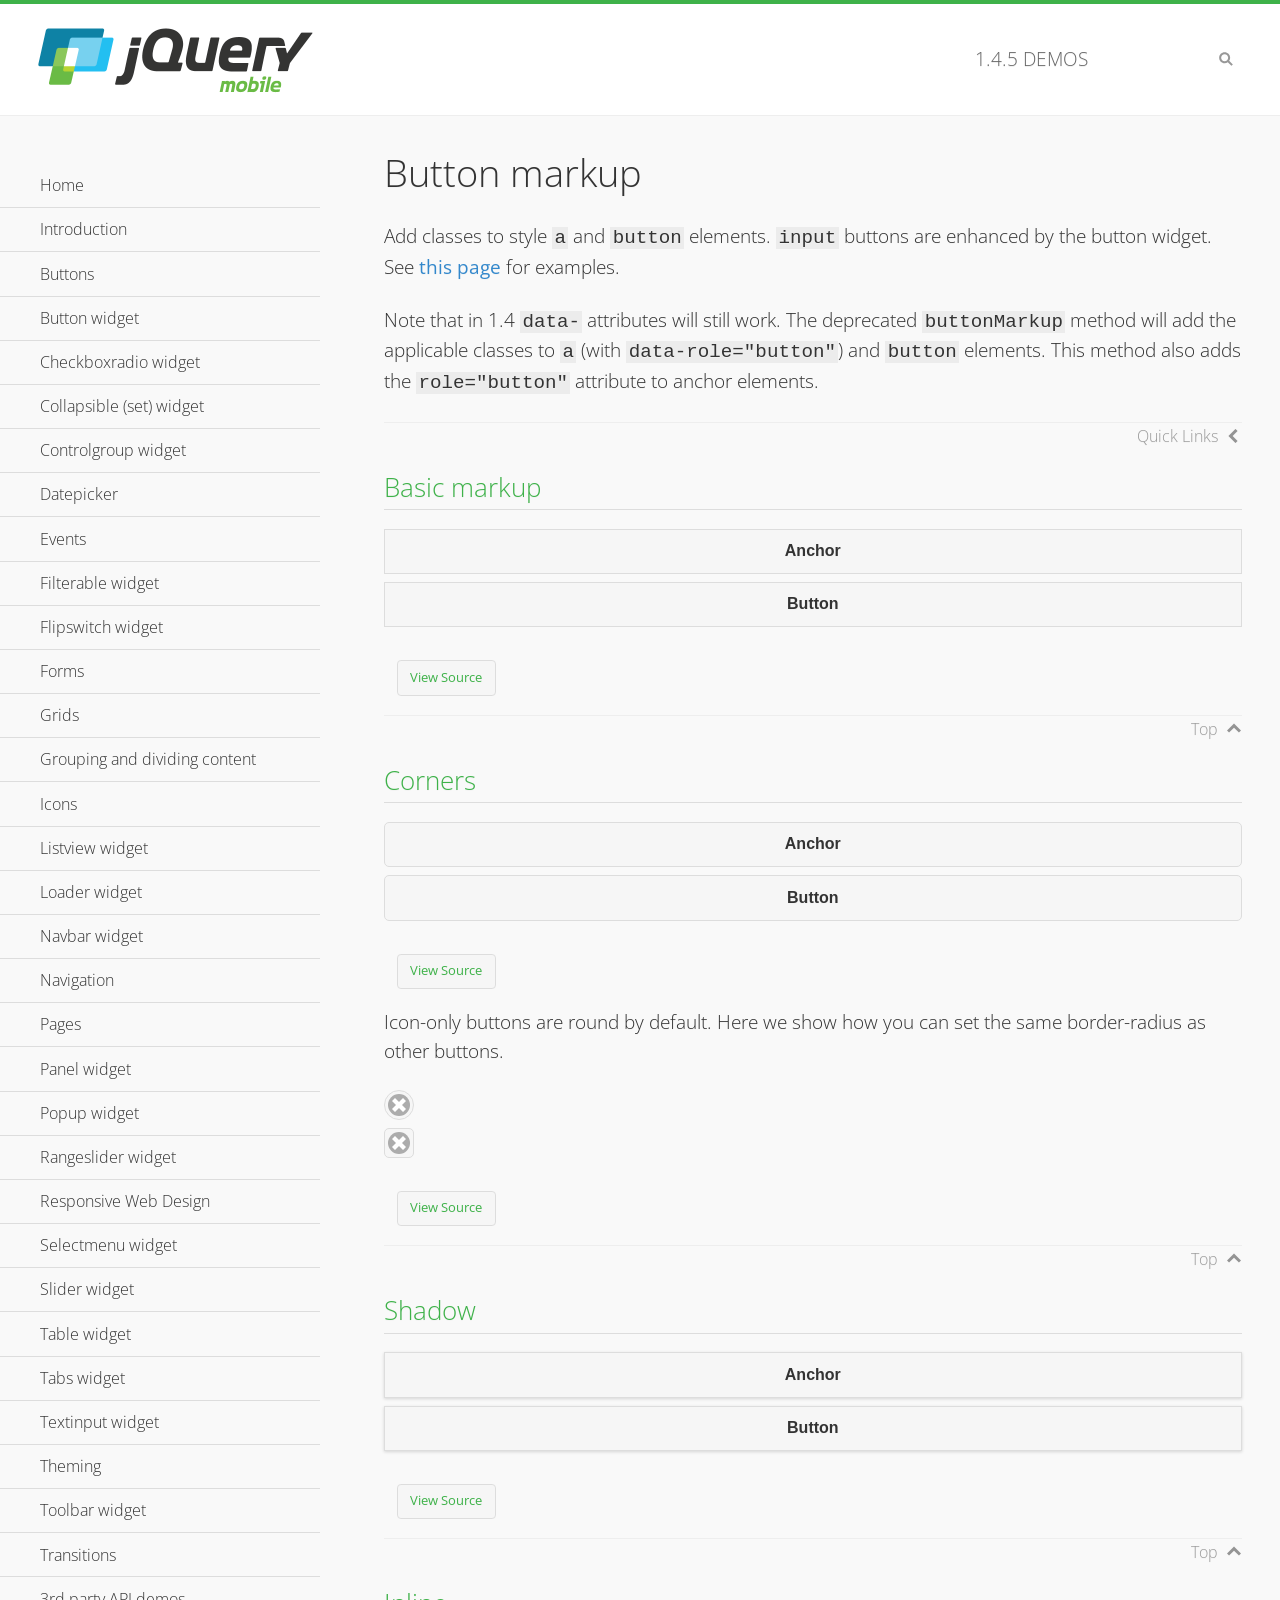
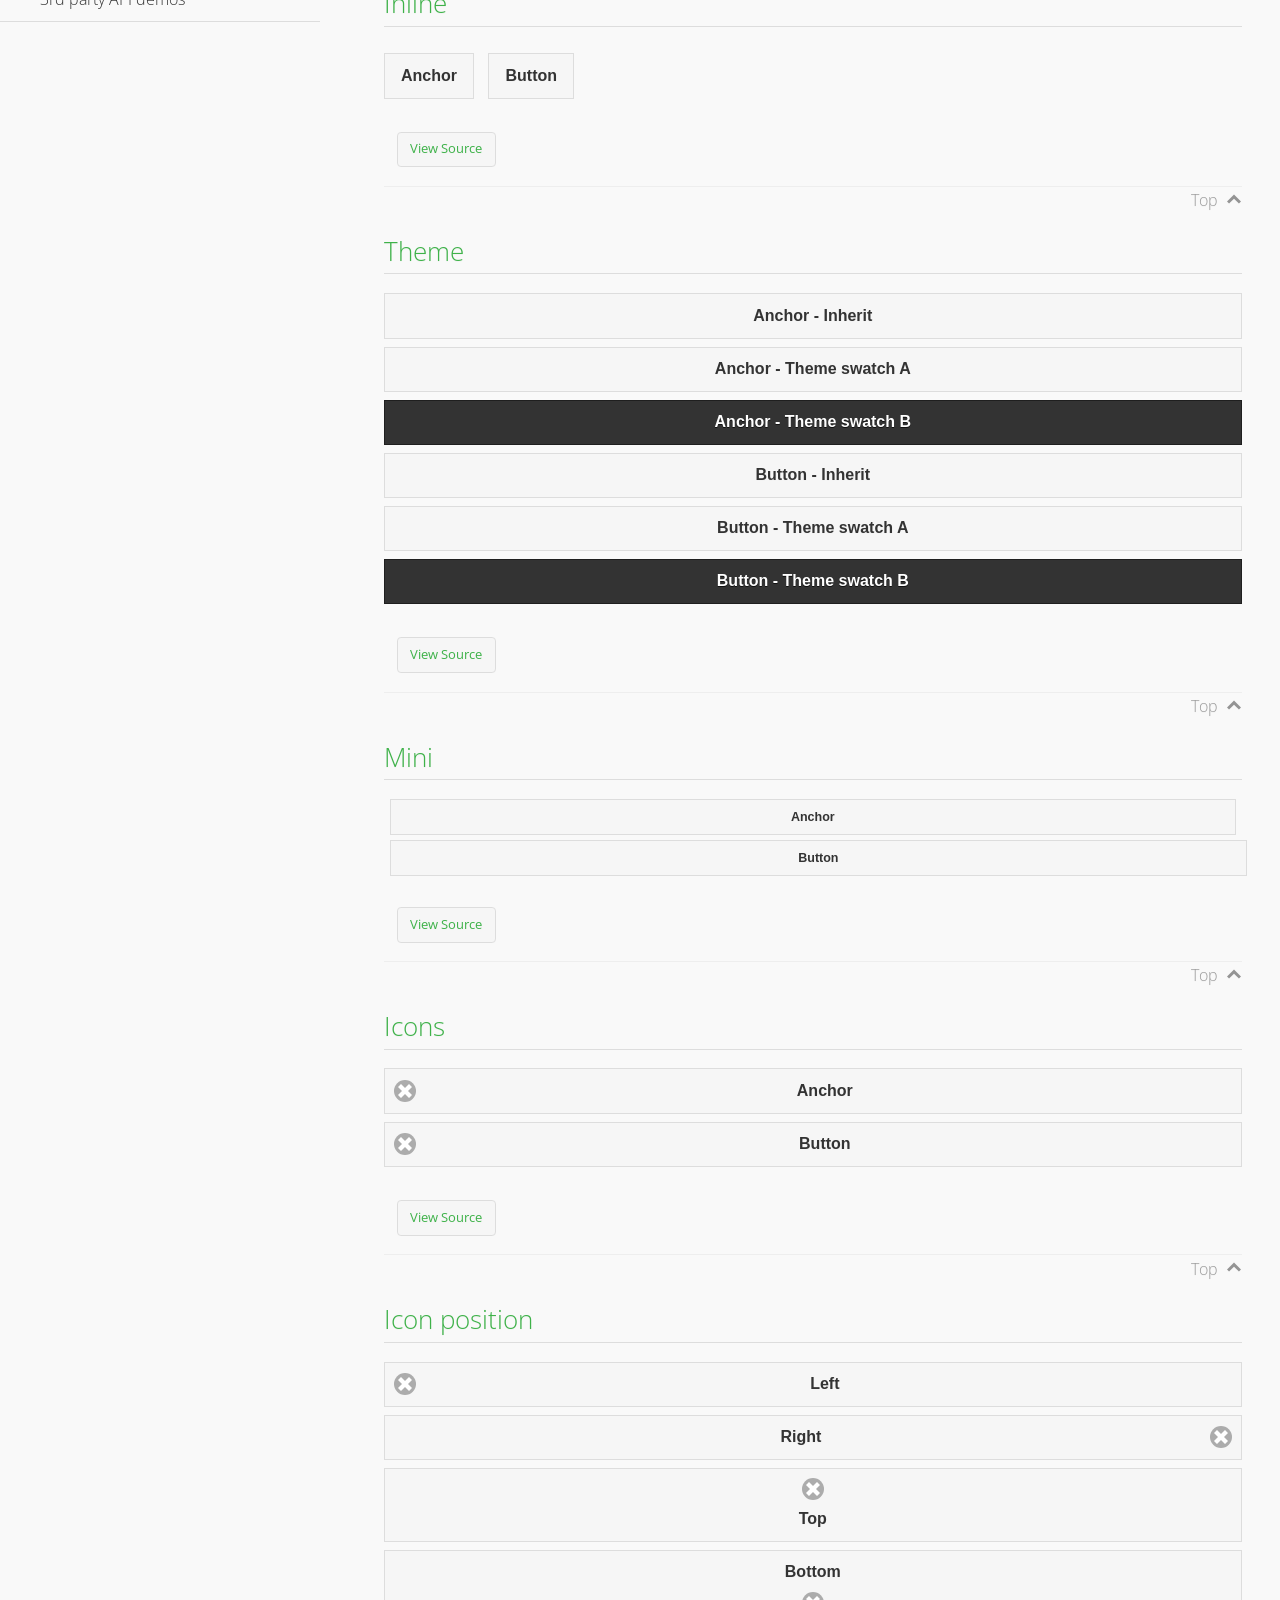
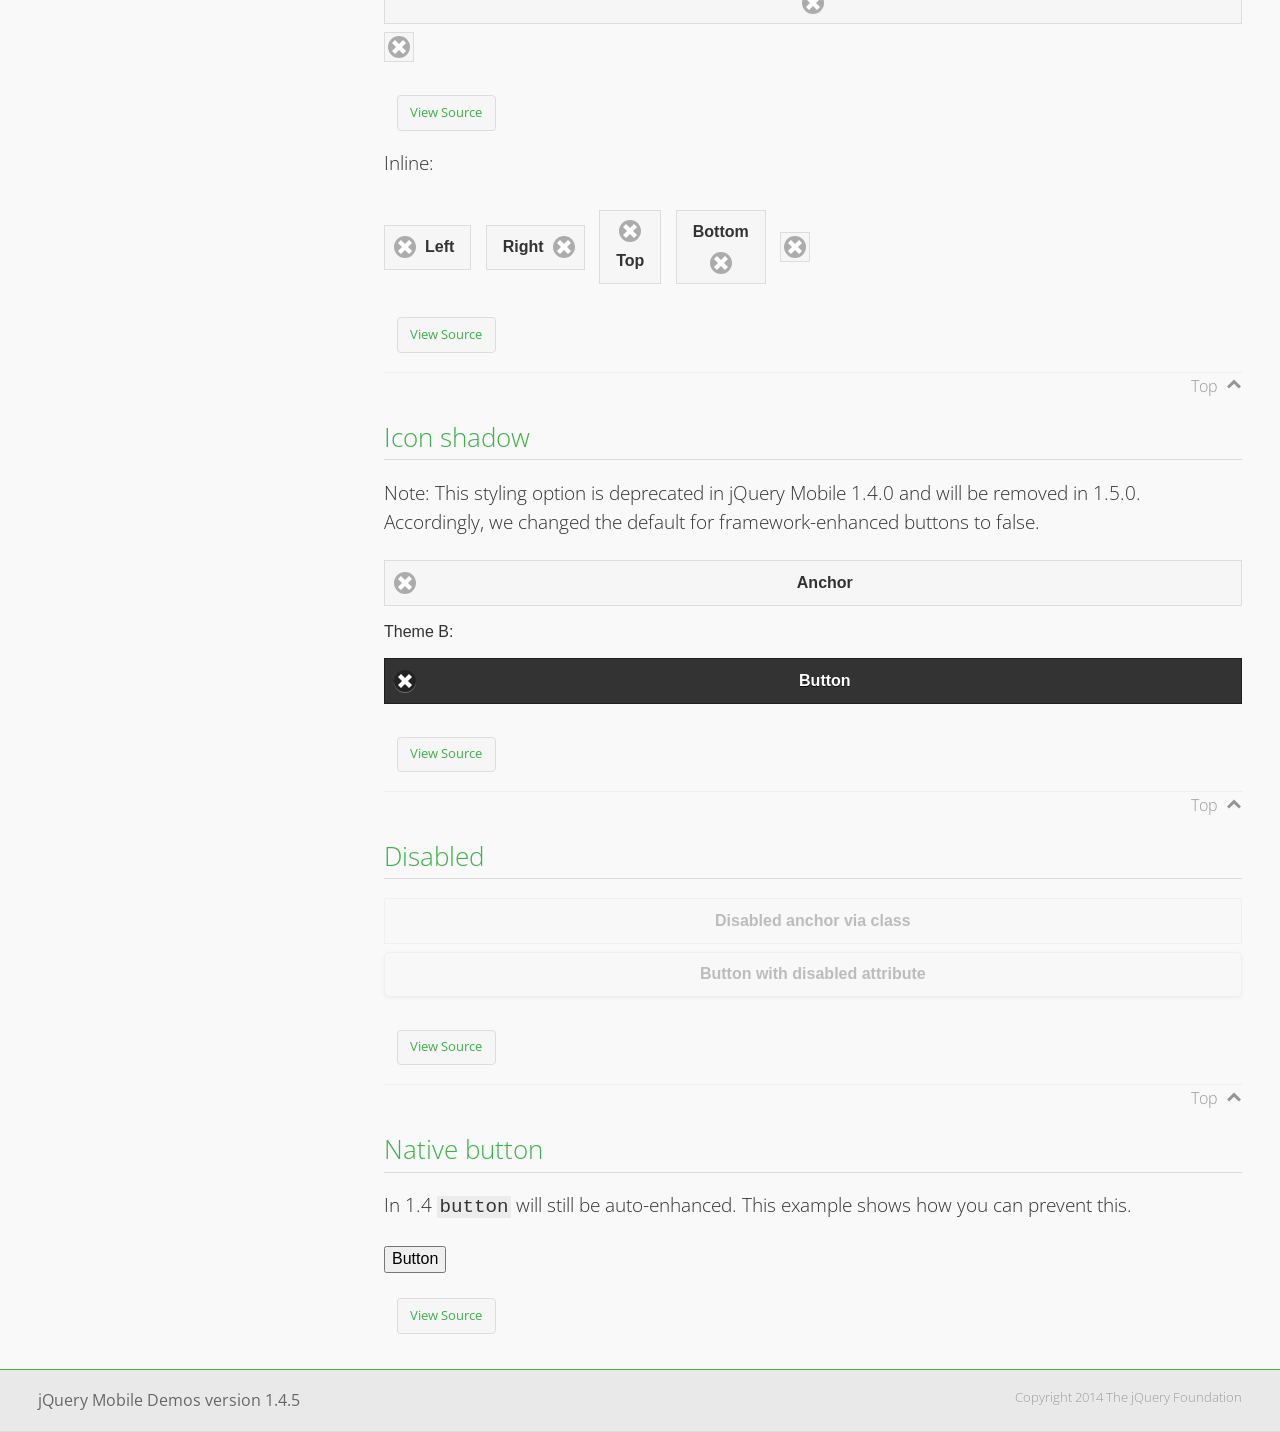
<file: resour/demos/button-markup/index.html>
<!DOCTYPE html>
<html>
<head>
	<meta charset="utf-8">
	<meta name="viewport" content="width=device-width, initial-scale=1">
	<title>Button markup - jQuery Mobile Demos</title>
	<link rel="shortcut icon" href="../favicon.ico">
    <link rel="stylesheet" href="http://fonts.googleapis.com/css?family=Open+Sans:300,400,700">
	<link rel="stylesheet" href="../css/themes/default/jquery.mobile-1.4.5.min.css">
	<link rel="stylesheet" href="../_assets/css/jqm-demos.css">
	<script src="../js/jquery.js"></script>
	<script src="../_assets/js/index.js"></script>
	<script src="../js/jquery.mobile-1.4.5.min.js"></script>
	<style>
		#custom-border-radius .ui-btn-icon-notext.ui-corner-all {
			-webkit-border-radius: .3125em;
			border-radius: .3125em;
		}
	</style>
</head>
<body>
<div data-role="page" class="jqm-demos" data-quicklinks="true">

	<div data-role="header" class="jqm-header">
		<h2><a href="../" title="jQuery Mobile Demos home"><img src="../_assets/img/jquery-logo.png" alt="jQuery Mobile"></a></h2>
		<p><span class="jqm-version"></span> Demos</p>
		<a href="#" class="jqm-navmenu-link ui-btn ui-btn-icon-notext ui-corner-all ui-icon-bars ui-nodisc-icon ui-alt-icon ui-btn-left">Menu</a>
		<a href="#" class="jqm-search-link ui-btn ui-btn-icon-notext ui-corner-all ui-icon-search ui-nodisc-icon ui-alt-icon ui-btn-right">Search</a>
	</div><!-- /header -->

	<div role="main" class="ui-content jqm-content">

		<h1>Button markup</h1>

		<p>Add classes to style <code>a</code> and <code>button</code> elements. <code>input</code> buttons are enhanced by the button widget. See <a href="../button/" data-ajax="false">this page</a> for examples.</p>

		<p>Note that in 1.4 <code>data-</code> attributes will still work. The deprecated <code>buttonMarkup</code> method will add the applicable classes to <code>a</code> (with <code>data-role="button"</code>) and <code>button</code> elements. This method also adds the <code>role="button"</code> attribute to anchor elements.</p>

		<h2>Basic markup</h2>

		<div data-demo-html="true">
			<a href="#" class="ui-btn">Anchor</a>
			<button class="ui-btn">Button</button>
		</div><!--/demo-html -->

		<h2>Corners</h2>

		<div data-demo-html="true">
			<a href="#" class="ui-btn ui-corner-all">Anchor</a>
			<button class="ui-btn ui-corner-all">Button</button>
		</div><!--/demo-html -->

		<p>Icon-only buttons are round by default. Here we show how you can set the same border-radius as other buttons.</p>

		<div data-demo-html="true" data-demo-css="true">
			<a href="#" class="ui-btn ui-icon-delete ui-btn-icon-notext ui-corner-all">No text</a>
			<div id="custom-border-radius">
				<a href="#" class="ui-btn ui-icon-delete ui-btn-icon-notext ui-corner-all">No text</a>
			</div>
		</div><!--/demo-html -->

		<h2>Shadow</h2>

		<div data-demo-html="true">
			<a href="#" class="ui-btn ui-shadow">Anchor</a>
			<button class="ui-btn ui-shadow">Button</button>
		</div><!--/demo-html -->

		<h2>Inline</h2>

		<div data-demo-html="true">
			<a href="#" class="ui-btn ui-btn-inline">Anchor</a>
			<button class="ui-btn ui-btn-inline">Button</button>
		</div><!--/demo-html -->

		<h2>Theme</h2>

		<div data-demo-html="true">
			<a href="#" class="ui-btn">Anchor - Inherit</a>
			<a href="#" class="ui-btn ui-btn-a">Anchor - Theme swatch A</a>
			<a href="#" class="ui-btn ui-btn-b">Anchor - Theme swatch B</a>
			<button class="ui-btn">Button - Inherit</button>
			<button class="ui-btn ui-btn-a">Button - Theme swatch A</button>
			<button class="ui-btn ui-btn-b">Button - Theme swatch B</button>
		</div><!--/demo-html -->

		<h2>Mini</h2>

		<div data-demo-html="true">
			<a href="#" class="ui-btn ui-mini">Anchor</a>
			<button class="ui-btn ui-mini">Button</button>
		</div><!--/demo-html -->

		<h2>Icons</h2>

		<div data-demo-html="true">
			<a href="#" class="ui-btn ui-icon-delete ui-btn-icon-left">Anchor</a>
			<button class="ui-btn ui-icon-delete ui-btn-icon-left">Button</button>
		</div><!--/demo-html -->

		<h2>Icon position</h2>

		<div data-demo-html="true">
			<a href="#" class="ui-btn ui-icon-delete ui-btn-icon-left">Left</a>
			<a href="#" class="ui-btn ui-icon-delete ui-btn-icon-right">Right</a>
			<a href="#" class="ui-btn ui-icon-delete ui-btn-icon-top">Top</a>
			<a href="#" class="ui-btn ui-icon-delete ui-btn-icon-bottom">Bottom</a>
			<a href="#" class="ui-btn ui-icon-delete ui-btn-icon-notext">Icon only</a>
		</div><!--/demo-html -->

		<p>Inline:</p>

		<div data-demo-html="true">
			<a href="#" class="ui-btn ui-btn-inline ui-icon-delete ui-btn-icon-left">Left</a>
			<a href="#" class="ui-btn ui-btn-inline ui-icon-delete ui-btn-icon-right">Right</a>
			<a href="#" class="ui-btn ui-btn-inline ui-icon-delete ui-btn-icon-top">Top</a>
			<a href="#" class="ui-btn ui-btn-inline ui-icon-delete ui-btn-icon-bottom">Bottom</a>
			<a href="#" class="ui-btn ui-btn-inline ui-icon-delete ui-btn-icon-notext">Icon only</a>
		</div><!--/demo-html -->

		<h2>Icon shadow</h2>
		<p>Note: This styling option is deprecated in jQuery Mobile 1.4.0 and will be removed in 1.5.0. Accordingly, we changed the default for framework-enhanced buttons to false.</p>

		<div data-demo-html="true">
			<a href="#" class="ui-btn ui-icon-delete ui-btn-icon-left ui-shadow-icon">Anchor</a>
			<p>Theme B:</p>
			<button class="ui-btn ui-icon-delete ui-btn-icon-left ui-shadow-icon ui-btn-b">Button</button>
		</div><!--/demo-html -->

		<h2>Disabled</h2>

		<div data-demo-html="true">
			<a href="#" class="ui-btn ui-state-disabled">Disabled anchor via class</a>
			<button disabled>Button with disabled attribute</button>
		</div><!--/demo-html -->

		<h2>Native button</h2>
		<!-- TODO: Remove this demo in 1.5 -->
		<p>In 1.4 <code>button</code> will still be auto-enhanced. This example shows how you can prevent this.</p>

		<div data-demo-html="true">
			<button data-role="none">Button</button>
		</div><!--/demo-html -->

	</div><!-- /content -->
	    <div data-role="panel" class="jqm-navmenu-panel" data-position="left" data-display="overlay" data-theme="a">
	    	<ul class="jqm-list ui-alt-icon ui-nodisc-icon">
<li data-filtertext="demos homepage" data-icon="home"><a href=".././">Home</a></li>
<li data-filtertext="introduction overview getting started"><a href="../intro/" data-ajax="false">Introduction</a></li>
<li data-filtertext="buttons button markup buttonmarkup method anchor link button element"><a href="../button-markup/" data-ajax="false">Buttons</a></li>
<li data-filtertext="form button widget input button submit reset"><a href="../button/" data-ajax="false">Button widget</a></li>
<li data-role="collapsible" data-enhanced="true" data-collapsed-icon="carat-d" data-expanded-icon="carat-u" data-iconpos="right" data-inset="false" class="ui-collapsible ui-collapsible-themed-content ui-collapsible-collapsed">
	<h3 class="ui-collapsible-heading ui-collapsible-heading-collapsed">
		<a href="#" class="ui-collapsible-heading-toggle ui-btn ui-btn-icon-right ui-btn-inherit ui-icon-carat-d">
		    Checkboxradio widget<span class="ui-collapsible-heading-status"> click to expand contents</span>
		</a>
	</h3>
	<div class="ui-collapsible-content ui-body-inherit ui-collapsible-content-collapsed" aria-hidden="true">
		<ul>
			<li data-filtertext="form checkboxradio widget checkbox input checkboxes controlgroups"><a href="../checkboxradio-checkbox/" data-ajax="false">Checkboxes</a></li>
			<li data-filtertext="form checkboxradio widget radio input radio buttons controlgroups"><a href="../checkboxradio-radio/" data-ajax="false">Radio buttons</a></li>
		</ul>
	</div>
</li>
<li data-role="collapsible" data-enhanced="true" data-collapsed-icon="carat-d" data-expanded-icon="carat-u" data-iconpos="right" data-inset="false" class="ui-collapsible ui-collapsible-themed-content ui-collapsible-collapsed">
	<h3 class="ui-collapsible-heading ui-collapsible-heading-collapsed">
		<a href="#" class="ui-collapsible-heading-toggle ui-btn ui-btn-icon-right ui-btn-inherit ui-icon-carat-d">
			Collapsible (set) widget<span class="ui-collapsible-heading-status"> click to expand contents</span>
		</a>
	</h3>
	<div class="ui-collapsible-content ui-body-inherit ui-collapsible-content-collapsed" aria-hidden="true">
		<ul>
			<li data-filtertext="collapsibles content formatting"><a href="../collapsible/" data-ajax="false">Collapsible</a></li>
			<li data-filtertext="dynamic collapsible set accordion append expand"><a href="../collapsible-dynamic/" data-ajax="false">Dynamic collapsibles</a></li>
			<li data-filtertext="accordions collapsible set widget content formatting grouped collapsibles"><a href="../collapsibleset/" data-ajax="false">Collapsible set</a></li>
		</ul>
	</div>
</li>
<li data-role="collapsible" data-enhanced="true" data-collapsed-icon="carat-d" data-expanded-icon="carat-u" data-iconpos="right" data-inset="false" class="ui-collapsible ui-collapsible-themed-content ui-collapsible-collapsed">
	<h3 class="ui-collapsible-heading ui-collapsible-heading-collapsed">
		<a href="#" class="ui-collapsible-heading-toggle ui-btn ui-btn-icon-right ui-btn-inherit ui-icon-carat-d">
			Controlgroup widget<span class="ui-collapsible-heading-status"> click to expand contents</span>
		</a>
	</h3>
	<div class="ui-collapsible-content ui-body-inherit ui-collapsible-content-collapsed" aria-hidden="true">
		<ul>
			<li data-filtertext="controlgroups selectmenu checkboxradio input grouped buttons horizontal vertical"><a href="../controlgroup/" data-ajax="false">Controlgroup</a></li>
			<li data-filtertext="dynamic controlgroup dynamically add buttons"><a href="../controlgroup-dynamic/" data-ajax="false">Dynamic controlgroups</a></li>
		</ul>
	</div>
</li>
<li data-filtertext="form datepicker widget date input"><a href="../datepicker/" data-ajax="false">Datepicker</a></li>
<li data-role="collapsible" data-enhanced="true" data-collapsed-icon="carat-d" data-expanded-icon="carat-u" data-iconpos="right" data-inset="false" class="ui-collapsible ui-collapsible-themed-content ui-collapsible-collapsed">
	<h3 class="ui-collapsible-heading ui-collapsible-heading-collapsed">
		<a href="#" class="ui-collapsible-heading-toggle ui-btn ui-btn-icon-right ui-btn-inherit ui-icon-carat-d">
			Events<span class="ui-collapsible-heading-status"> click to expand contents</span>
		</a>
	</h3>
	<div class="ui-collapsible-content ui-body-inherit ui-collapsible-content-collapsed" aria-hidden="true">
		<ul>
			<li data-filtertext="swipe to delete list items listviews swipe events"><a href="../swipe-list/" data-ajax="false">Swipe list items</a></li>
			<li data-filtertext="swipe to navigate swipe page navigation swipe events"><a href="../swipe-page/" data-ajax="false">Swipe page navigation</a></li>
		</ul>
	</div>
</li>
<li data-filtertext="filterable filter elements sorting searching listview table"><a href="../filterable/" data-ajax="false">Filterable widget</a></li>
<li data-filtertext="form flipswitch widget flip toggle switch binary select checkbox input"><a href="../flipswitch/" data-ajax="false">Flipswitch widget</a></li>
<li data-role="collapsible" data-enhanced="true" data-collapsed-icon="carat-d" data-expanded-icon="carat-u" data-iconpos="right" data-inset="false" class="ui-collapsible ui-collapsible-themed-content ui-collapsible-collapsed">
	<h3 class="ui-collapsible-heading ui-collapsible-heading-collapsed">
		<a href="#" class="ui-collapsible-heading-toggle ui-btn ui-btn-icon-right ui-btn-inherit ui-icon-carat-d">
			Forms<span class="ui-collapsible-heading-status"> click to expand contents</span>
		</a>
	</h3>
	<div class="ui-collapsible-content ui-body-inherit ui-collapsible-content-collapsed" aria-hidden="true">
		<ul>
			<li data-filtertext="forms text checkbox radio range button submit reset inputs selects textarea slider flipswitch label form elements"><a href="../forms/" data-ajax="false">Forms</a></li>
			<li data-filtertext="form hide labels hidden accessible ui-hidden-accessible forms"><a href="../forms-label-hidden-accessible/" data-ajax="false">Hide labels</a></li>
			<li data-filtertext="form field containers fieldcontain ui-field-contain forms"><a href="../forms-field-contain/" data-ajax="false">Field containers</a></li>
			<li data-filtertext="forms disabled form elements"><a href="../forms-disabled/" data-ajax="false">Forms disabled</a></li>
			<li data-filtertext="forms gallery examples overview forms text checkbox radio range button submit reset inputs selects textarea slider flipswitch label form elements"><a href="../forms-gallery/" data-ajax="false">Forms gallery</a></li>
		</ul>
	</div>
</li>
<li data-role="collapsible" data-enhanced="true" data-collapsed-icon="carat-d" data-expanded-icon="carat-u" data-iconpos="right" data-inset="false" class="ui-collapsible ui-collapsible-themed-content ui-collapsible-collapsed">
	<h3 class="ui-collapsible-heading ui-collapsible-heading-collapsed">
		<a href="#" class="ui-collapsible-heading-toggle ui-btn ui-btn-icon-right ui-btn-inherit ui-icon-carat-d">
			Grids<span class="ui-collapsible-heading-status"> click to expand contents</span>
		</a>
	</h3>
	<div class="ui-collapsible-content ui-body-inherit ui-collapsible-content-collapsed" aria-hidden="true">
		<ul>
			<li data-filtertext="grids columns blocks content formatting rwd responsive css framework"><a href="../grids/" data-ajax="false">Grids</a></li>
			<li data-filtertext="buttons in grids css framework"><a href="../grids-buttons/" data-ajax="false">Buttons in grids</a></li>
			<li data-filtertext="custom responsive grids rwd css framework"><a href="../grids-custom-responsive/" data-ajax="false">Custom responsive grids</a></li>
		</ul>
	</div>
</li>
<li data-filtertext="blocks content formatting sections heading"><a href="../body-bar-classes/" data-ajax="false">Grouping and dividing content</a></li>
<li data-role="collapsible" data-enhanced="true" data-collapsed-icon="carat-d" data-expanded-icon="carat-u" data-iconpos="right" data-inset="false" class="ui-collapsible ui-collapsible-themed-content ui-collapsible-collapsed">
	<h3 class="ui-collapsible-heading ui-collapsible-heading-collapsed">
		<a href="#" class="ui-collapsible-heading-toggle ui-btn ui-btn-icon-right ui-btn-inherit ui-icon-carat-d">
			Icons<span class="ui-collapsible-heading-status"> click to expand contents</span>
		</a>
	</h3>
	<div class="ui-collapsible-content ui-body-inherit ui-collapsible-content-collapsed" aria-hidden="true">
		<ul>
			<li data-filtertext="button icons svg disc alt custom icon position"><a href="../icons/" data-ajax="false">Icons</a></li>
			<li data-filtertext=""><a href="../icons-grunticon/" data-ajax="false">Grunticon loader</a></li>
		</ul>
	</div>
</li>
<li data-role="collapsible" data-enhanced="true" data-collapsed-icon="carat-d" data-expanded-icon="carat-u" data-iconpos="right" data-inset="false" class="ui-collapsible ui-collapsible-themed-content ui-collapsible-collapsed">
	<h3 class="ui-collapsible-heading ui-collapsible-heading-collapsed">
		<a href="#" class="ui-collapsible-heading-toggle ui-btn ui-btn-icon-right ui-btn-inherit ui-icon-carat-d">
			Listview widget<span class="ui-collapsible-heading-status"> click to expand contents</span>
		</a>
	</h3>
	<div class="ui-collapsible-content ui-body-inherit ui-collapsible-content-collapsed" aria-hidden="true">
		<ul>
			<li data-filtertext="listview widget thumbnails icons nested split button collapsible ul ol"><a href="../listview/" data-ajax="false">Listview</a></li>
			<li data-filtertext="autocomplete filterable reveal listview filtertextbeforefilter placeholder"><a href="../listview-autocomplete/" data-ajax="false">Listview autocomplete</a></li>
			<li data-filtertext="autocomplete filterable reveal listview remote data filtertextbeforefilter placeholder"><a href="../listview-autocomplete-remote/" data-ajax="false">Listview autocomplete remote data</a></li>
			<li data-filtertext="autodividers anchor jump scroll linkbars listview lists ul ol"><a href="../listview-autodividers-linkbar/" data-ajax="false">Listview autodividers linkbar</a></li>
			<li data-filtertext="listview autodividers selector autodividersselector lists ul ol"><a href="../listview-autodividers-selector/" data-ajax="false">Listview autodividers selector</a></li>
			<li data-filtertext="listview nested list items"><a href="../listview-nested-lists/" data-ajax="false">Nested Listviews</a></li>
			<li data-filtertext="listview collapsible list items flat"><a href="../listview-collapsible-item-flat/" data-ajax="false">Listview collapsible list items (flat)</a></li>
			<li data-filtertext="listview collapsible list indented"><a href="../listview-collapsible-item-indented/" data-ajax="false">Listview collapsible list items (indented)</a></li>
			<li data-filtertext="grid listview responsive grids responsive listviews lists ul"><a href="../listview-grid/" data-ajax="false">Listview responsive grid</a></li>
		</ul>
	</div>
</li>
<li data-filtertext="loader widget page loading navigation overlay spinner"><a href="../loader/" data-ajax="false">Loader widget</a></li>
<li data-filtertext="navbar widget navmenu toolbars header footer"><a href="../navbar/" data-ajax="false">Navbar widget</a></li>
<li data-role="collapsible" data-enhanced="true" data-collapsed-icon="carat-d" data-expanded-icon="carat-u" data-iconpos="right" data-inset="false" class="ui-collapsible ui-collapsible-themed-content ui-collapsible-collapsed">
	<h3 class="ui-collapsible-heading ui-collapsible-heading-collapsed">
		<a href="#" class="ui-collapsible-heading-toggle ui-btn ui-btn-icon-right ui-btn-inherit ui-icon-carat-d">
			Navigation<span class="ui-collapsible-heading-status"> click to expand contents</span>
		</a>
	</h3>
	<div class="ui-collapsible-content ui-body-inherit ui-collapsible-content-collapsed" aria-hidden="true">
		<ul>
			<li data-filtertext="ajax navigation navigate widget history event method"><a href="../navigation/" data-ajax="false">Navigation</a></li>
			<li data-filtertext="linking pages page links navigation ajax prefetch cache"><a href="../navigation-linking-pages/" data-ajax="false">Linking pages</a></li>
			<!-- <li data-filtertext="php redirect server redirection server-side navigation"><a href="../navigation-php-redirect/" data-ajax="false">PHP redirect demo</a></li>-->
			<li data-filtertext="navigation redirection hash query"><a href="../navigation-hash-processing/" data-ajax="false">Hash processing demo</a></li>
			<li data-filtertext="navigation redirection hash query"><a href="../page-events/" data-ajax="false">Page Navigation Events</a></li>
		</ul>
	</div>
</li>
<li data-role="collapsible" data-enhanced="true" data-collapsed-icon="carat-d" data-expanded-icon="carat-u" data-iconpos="right" data-inset="false" class="ui-collapsible ui-collapsible-themed-content ui-collapsible-collapsed">
	<h3 class="ui-collapsible-heading ui-collapsible-heading-collapsed">
		<a href="#" class="ui-collapsible-heading-toggle ui-btn ui-btn-icon-right ui-btn-inherit ui-icon-carat-d">
			Pages<span class="ui-collapsible-heading-status"> click to expand contents</span>
		</a>
	</h3>
	<div class="ui-collapsible-content ui-body-inherit ui-collapsible-content-collapsed" aria-hidden="true">
		<ul>
			<li data-filtertext="pages page widget ajax navigation"><a href="../pages/" data-ajax="false">Pages</a></li>
			<li data-filtertext="single page"><a href="../pages-single-page/" data-ajax="false">Single page</a></li>
			<li data-filtertext="multipage multi-page page"><a href="../pages-multi-page/" data-ajax="false">Multi-page template</a></li>
			<li data-filtertext="dialog page widget modal popup"><a href="../pages-dialog/" data-ajax="false">Dialog page</a></li>
		</ul>
	</div>
</li>
<li data-role="collapsible" data-enhanced="true" data-collapsed-icon="carat-d" data-expanded-icon="carat-u" data-iconpos="right" data-inset="false" class="ui-collapsible ui-collapsible-themed-content ui-collapsible-collapsed">
	<h3 class="ui-collapsible-heading ui-collapsible-heading-collapsed">
		<a href="#" class="ui-collapsible-heading-toggle ui-btn ui-btn-icon-right ui-btn-inherit ui-icon-carat-d">
			Panel widget<span class="ui-collapsible-heading-status"> click to expand contents</span>
		</a>
	</h3>
	<div class="ui-collapsible-content ui-body-inherit ui-collapsible-content-collapsed" aria-hidden="true">
		<ul>
			<li data-filtertext="panel widget sliding panels reveal push overlay responsive"><a href="../panel/" data-ajax="false">Panel</a></li>
			<li data-filtertext=""><a href="../panel-external/" data-ajax="false">External panels</a></li>
			<li data-filtertext="panel "><a href="../panel-fixed/" data-ajax="false">Fixed panels</a></li>
			<li data-filtertext="panel slide panels sliding panels shadow rwd responsive breakpoint"><a href="../panel-responsive/" data-ajax="false">Panels responsive</a></li>
			<li data-filtertext="panel custom style custom panel width reveal shadow listview panel styling page background wrapper"><a href="../panel-styling/" data-ajax="false">Custom panel style</a></li>
			<li data-filtertext="panel open on swipe"><a href="../panel-swipe-open/" data-ajax="false">Panel open on swipe</a></li>
			<li data-filtertext="panels outside page internal external toolbars"><a href="../panel-external-internal/" data-ajax="false">Panel external and internal</a></li>
		</ul>
	</div>
</li>
<li data-role="collapsible" data-enhanced="true" data-collapsed-icon="carat-d" data-expanded-icon="carat-u" data-iconpos="right" data-inset="false" class="ui-collapsible ui-collapsible-themed-content ui-collapsible-collapsed">
	<h3 class="ui-collapsible-heading ui-collapsible-heading-collapsed">
		<a href="#" class="ui-collapsible-heading-toggle ui-btn ui-btn-icon-right ui-btn-inherit ui-icon-carat-d">
			Popup widget<span class="ui-collapsible-heading-status"> click to expand contents</span>
		</a>
	</h3>
	<div class="ui-collapsible-content ui-body-inherit ui-collapsible-content-collapsed" aria-hidden="true">
		<ul>
			<li data-filtertext="popup widget popups dialog modal transition tooltip lightbox form overlay screen flip pop fade transition"><a href="../popup/" data-ajax="false">Popup</a></li>
			<li data-filtertext="popup alignment position"><a href="../popup-alignment/" data-ajax="false">Popup alignment</a></li>
			<li data-filtertext="popup arrow size popups popover"><a href="../popup-arrow-size/" data-ajax="false">Popup arrow size</a></li>
			<li data-filtertext="dynamic popups popup images lightbox"><a href="../popup-dynamic/" data-ajax="false">Dynamic popups</a></li>
			<li data-filtertext="popups with iframes scaling"><a href="../popup-iframe/" data-ajax="false">Popups with iframes</a></li>
			<li data-filtertext="popup image scaling"><a href="../popup-image-scaling/" data-ajax="false">Popup image scaling</a></li>
			<li data-filtertext="external popup outside multi-page"><a href="../popup-outside-multipage/" data-ajax="false">Popup outside multi-page</a></li>
		</ul>
	</div>
</li>
<li data-filtertext="form rangeslider widget dual sliders dual handle sliders range input"><a href="../rangeslider/" data-ajax="false">Rangeslider widget</a></li>
<li data-filtertext="responsive web design rwd adaptive progressive enhancement PE accessible mobile breakpoints media query media queries"><a href="../rwd/" data-ajax="false">Responsive Web Design</a></li>
<li data-role="collapsible" data-enhanced="true" data-collapsed-icon="carat-d" data-expanded-icon="carat-u" data-iconpos="right" data-inset="false" class="ui-collapsible ui-collapsible-themed-content ui-collapsible-collapsed">
	<h3 class="ui-collapsible-heading ui-collapsible-heading-collapsed">
		<a href="#" class="ui-collapsible-heading-toggle ui-btn ui-btn-icon-right ui-btn-inherit ui-icon-carat-d">
			Selectmenu widget<span class="ui-collapsible-heading-status"> click to expand contents</span>
		</a>
	</h3>
	<div class="ui-collapsible-content ui-body-inherit ui-collapsible-content-collapsed" aria-hidden="true">
		<ul>
			<li data-filtertext="form selectmenu widget select input custom select menu selects"><a href="../selectmenu/" data-ajax="false">Selectmenu</a></li>
			<li data-filtertext="form custom select menu selectmenu widget custom menu option optgroup multiple selects"><a href="../selectmenu-custom/" data-ajax="false">Custom select menu</a></li>
			<li data-filtertext="filterable select filter popup dialog"><a href="../selectmenu-custom-filter/" data-ajax="false">Custom select menu with filter</a></li>
		</ul>
	</div>
</li>
<li data-role="collapsible" data-enhanced="true" data-collapsed-icon="carat-d" data-expanded-icon="carat-u" data-iconpos="right" data-inset="false" class="ui-collapsible ui-collapsible-themed-content ui-collapsible-collapsed">
	<h3 class="ui-collapsible-heading ui-collapsible-heading-collapsed">
		<a href="#" class="ui-collapsible-heading-toggle ui-btn ui-btn-icon-right ui-btn-inherit ui-icon-carat-d">
			Slider widget<span class="ui-collapsible-heading-status"> click to expand contents</span>
		</a>
	</h3>
	<div class="ui-collapsible-content ui-body-inherit ui-collapsible-content-collapsed" aria-hidden="true">
		<ul>
			<li data-filtertext="form slider widget range input single sliders"><a href="../slider/" data-ajax="false">Slider</a></li>
			<li data-filtertext="form slider widget flipswitch slider binary select flip toggle switch"><a href="../slider-flipswitch/" data-ajax="false">Slider flip toggle switch</a></li>
			<li data-filtertext="form slider tooltip handle value input range sliders"><a href="../slider-tooltip/" data-ajax="false">Slider tooltip</a></li>
		</ul>
	</div>
</li>
<li data-role="collapsible" data-enhanced="true" data-collapsed-icon="carat-d" data-expanded-icon="carat-u" data-iconpos="right" data-inset="false" class="ui-collapsible ui-collapsible-themed-content ui-collapsible-collapsed">
	<h3 class="ui-collapsible-heading ui-collapsible-heading-collapsed">
		<a href="#" class="ui-collapsible-heading-toggle ui-btn ui-btn-icon-right ui-btn-inherit ui-icon-carat-d">
			Table widget<span class="ui-collapsible-heading-status"> click to expand contents</span>
		</a>
	</h3>
	<div class="ui-collapsible-content ui-body-inherit ui-collapsible-content-collapsed" aria-hidden="true">
		<ul>
			<li data-filtertext="table widget reflow column toggle th td responsive tables rwd hide show tabular"><a href="../table-column-toggle/" data-ajax="false">Table Column Toggle</a></li>
			<li data-filtertext="table column toggle phone comparison demo"><a href="../table-column-toggle-example/" data-ajax="false">Table Column Toggle demo</a></li>
			<li data-filtertext="responsive tables table column toggle heading groups rwd breakpoint"><a href="../table-column-toggle-heading-groups/" data-ajax="false">Table Column Toggle heading groups</a></li>
			<li data-filtertext="responsive tables table column toggle hide rwd breakpoint customization options"><a href="../table-column-toggle-options/" data-ajax="false">Table Column Toggle options</a></li>
			<li data-filtertext="table reflow th td responsive rwd columns tabular"><a href="../table-reflow/" data-ajax="false">Table Reflow</a></li>
			<li data-filtertext="responsive tables table reflow heading groups rwd breakpoint"><a href="../table-reflow-heading-groups/" data-ajax="false">Table Reflow heading groups</a></li>
			<li data-filtertext="responsive tables table reflow stripes strokes table style"><a href="../table-reflow-stripes-strokes/" data-ajax="false">Table Reflow stripes and strokes</a></li>
			<li data-filtertext="responsive tables table reflow stack custom styles"><a href="../table-reflow-styling/" data-ajax="false">Table Reflow custom styles</a></li>
		</ul>
	</div>
</li>
<li data-filtertext="ui tabs widget"><a href="../tabs/" data-ajax="false">Tabs widget</a></li>
<li data-filtertext="form textinput widget text input textarea number date time tel email file color password"><a href="../textinput/" data-ajax="false">Textinput widget</a></li>
<li data-role="collapsible" data-enhanced="true" data-collapsed-icon="carat-d" data-expanded-icon="carat-u" data-iconpos="right" data-inset="false" class="ui-collapsible ui-collapsible-themed-content ui-collapsible-collapsed">
	<h3 class="ui-collapsible-heading ui-collapsible-heading-collapsed">
		<a href="#" class="ui-collapsible-heading-toggle ui-btn ui-btn-icon-right ui-btn-inherit ui-icon-carat-d">
			Theming<span class="ui-collapsible-heading-status"> click to expand contents</span>
		</a>
	</h3>
	<div class="ui-collapsible-content ui-body-inherit ui-collapsible-content-collapsed" aria-hidden="true">
		<ul>
			<li data-filtertext="default theme swatches theming style css"><a href="../theme-default/" data-ajax="false">Default theme</a></li>
			<li data-filtertext="classic theme old theme swatches theming style css"><a href="../theme-classic/" data-ajax="false">Classic theme</a></li>
		</ul>
	</div>
</li>
<li data-role="collapsible" data-enhanced="true" data-collapsed-icon="carat-d" data-expanded-icon="carat-u" data-iconpos="right" data-inset="false" class="ui-collapsible ui-collapsible-themed-content ui-collapsible-collapsed">
	<h3 class="ui-collapsible-heading ui-collapsible-heading-collapsed">
		<a href="#" class="ui-collapsible-heading-toggle ui-btn ui-btn-icon-right ui-btn-inherit ui-icon-carat-d">
			Toolbar widget<span class="ui-collapsible-heading-status"> click to expand contents</span>
		</a>
	</h3>
	<div class="ui-collapsible-content ui-body-inherit ui-collapsible-content-collapsed" aria-hidden="true">
		<ul>
			<li data-filtertext="toolbar widget header footer toolbars fixed fullscreen external sections"><a href="../toolbar/" data-ajax="false">Toolbar</a></li>
			<li data-filtertext="dynamic toolbars dynamically add toolbar header footer"><a href="../toolbar-dynamic/" data-ajax="false">Dynamic toolbars</a></li>
			<li data-filtertext="external toolbars header footer"><a href="../toolbar-external/" data-ajax="false">External toolbars</a></li>
			<li data-filtertext="fixed toolbars header footer"><a href="../toolbar-fixed/" data-ajax="false">Fixed toolbars</a></li>
			<li data-filtertext="fixed fullscreen toolbars header footer"><a href="../toolbar-fixed-fullscreen/" data-ajax="false">Fullscreen toolbars</a></li>
			<li data-filtertext="external fixed toolbars header footer"><a href="../toolbar-fixed-external/" data-ajax="false">Fixed external toolbars</a></li>
			<li data-filtertext="external persistent toolbars header footer navbar navmenu"><a href="../toolbar-fixed-persistent/" data-ajax="false">Persistent toolbars</a></li>
			<li data-filtertext="external ajax optimized toolbars persistent toolbars header footer navbar"><a href="../toolbar-fixed-persistent-optimized/" data-ajax="false">Ajax optimized toolbars</a></li>
			<li data-filtertext="form in toolbars header footer"><a href="../toolbar-fixed-forms/" data-ajax="false">Form in toolbar</a></li>
		</ul>
	</div>
</li>
<li data-filtertext="page transitions animated pages popup navigation flip slide fade pop"><a href="../transitions/" data-ajax="false">Transitions</a></li>
<li data-role="collapsible" data-enhanced="true" data-collapsed-icon="carat-d" data-expanded-icon="carat-u" data-iconpos="right" data-inset="false" class="ui-collapsible ui-collapsible-themed-content ui-collapsible-collapsed">
	<h3 class="ui-collapsible-heading ui-collapsible-heading-collapsed">
		<a href="#" class="ui-collapsible-heading-toggle ui-btn ui-btn-icon-right ui-btn-inherit ui-icon-carat-d">
			3rd party API demos<span class="ui-collapsible-heading-status"> click to expand contents</span>
		</a>
	</h3>
	<div class="ui-collapsible-content ui-body-inherit ui-collapsible-content-collapsed" aria-hidden="true">
		<ul>
			<li data-filtertext="backbone requirejs navigation router"><a href="../backbone-requirejs/" data-ajax="false">Backbone RequireJS</a></li>
			<li data-filtertext="google maps geolocation demo"><a href="../map-geolocation/" data-ajax="false">Google Maps geolocation</a></li>
			<li data-filtertext="google maps hybrid"><a href="../map-list-toggle/" data-ajax="false">Google Maps list toggle</a></li>
		</ul>
	</div>
</li>



		     </ul>
		</div><!-- /panel -->


	<div data-role="footer" data-position="fixed" data-tap-toggle="false" class="jqm-footer">
		<p>jQuery Mobile Demos version <span class="jqm-version"></span></p>
		<p>Copyright 2014 The jQuery Foundation</p>
	</div><!-- /footer -->
	<!-- TODO: This should become an external panel so we can add input to markup (unique ID) -->
    <div data-role="panel" class="jqm-search-panel" data-position="right" data-display="overlay" data-theme="a">
		<div class="jqm-search">
			<ul class="jqm-list" data-filter-placeholder="Search demos..." data-filter-reveal="true">
<li data-filtertext="demos homepage" data-icon="home"><a href=".././">Home</a></li>
<li data-filtertext="introduction overview getting started"><a href="../intro/" data-ajax="false">Introduction</a></li>
<li data-filtertext="buttons button markup buttonmarkup method anchor link button element"><a href="../button-markup/" data-ajax="false">Buttons</a></li>
<li data-filtertext="form button widget input button submit reset"><a href="../button/" data-ajax="false">Button widget</a></li>
<li data-role="collapsible" data-enhanced="true" data-collapsed-icon="carat-d" data-expanded-icon="carat-u" data-iconpos="right" data-inset="false" class="ui-collapsible ui-collapsible-themed-content ui-collapsible-collapsed">
	<h3 class="ui-collapsible-heading ui-collapsible-heading-collapsed">
		<a href="#" class="ui-collapsible-heading-toggle ui-btn ui-btn-icon-right ui-btn-inherit ui-icon-carat-d">
		    Checkboxradio widget<span class="ui-collapsible-heading-status"> click to expand contents</span>
		</a>
	</h3>
	<div class="ui-collapsible-content ui-body-inherit ui-collapsible-content-collapsed" aria-hidden="true">
		<ul>
			<li data-filtertext="form checkboxradio widget checkbox input checkboxes controlgroups"><a href="../checkboxradio-checkbox/" data-ajax="false">Checkboxes</a></li>
			<li data-filtertext="form checkboxradio widget radio input radio buttons controlgroups"><a href="../checkboxradio-radio/" data-ajax="false">Radio buttons</a></li>
		</ul>
	</div>
</li>
<li data-role="collapsible" data-enhanced="true" data-collapsed-icon="carat-d" data-expanded-icon="carat-u" data-iconpos="right" data-inset="false" class="ui-collapsible ui-collapsible-themed-content ui-collapsible-collapsed">
	<h3 class="ui-collapsible-heading ui-collapsible-heading-collapsed">
		<a href="#" class="ui-collapsible-heading-toggle ui-btn ui-btn-icon-right ui-btn-inherit ui-icon-carat-d">
			Collapsible (set) widget<span class="ui-collapsible-heading-status"> click to expand contents</span>
		</a>
	</h3>
	<div class="ui-collapsible-content ui-body-inherit ui-collapsible-content-collapsed" aria-hidden="true">
		<ul>
			<li data-filtertext="collapsibles content formatting"><a href="../collapsible/" data-ajax="false">Collapsible</a></li>
			<li data-filtertext="dynamic collapsible set accordion append expand"><a href="../collapsible-dynamic/" data-ajax="false">Dynamic collapsibles</a></li>
			<li data-filtertext="accordions collapsible set widget content formatting grouped collapsibles"><a href="../collapsibleset/" data-ajax="false">Collapsible set</a></li>
		</ul>
	</div>
</li>
<li data-role="collapsible" data-enhanced="true" data-collapsed-icon="carat-d" data-expanded-icon="carat-u" data-iconpos="right" data-inset="false" class="ui-collapsible ui-collapsible-themed-content ui-collapsible-collapsed">
	<h3 class="ui-collapsible-heading ui-collapsible-heading-collapsed">
		<a href="#" class="ui-collapsible-heading-toggle ui-btn ui-btn-icon-right ui-btn-inherit ui-icon-carat-d">
			Controlgroup widget<span class="ui-collapsible-heading-status"> click to expand contents</span>
		</a>
	</h3>
	<div class="ui-collapsible-content ui-body-inherit ui-collapsible-content-collapsed" aria-hidden="true">
		<ul>
			<li data-filtertext="controlgroups selectmenu checkboxradio input grouped buttons horizontal vertical"><a href="../controlgroup/" data-ajax="false">Controlgroup</a></li>
			<li data-filtertext="dynamic controlgroup dynamically add buttons"><a href="../controlgroup-dynamic/" data-ajax="false">Dynamic controlgroups</a></li>
		</ul>
	</div>
</li>
<li data-filtertext="form datepicker widget date input"><a href="../datepicker/" data-ajax="false">Datepicker</a></li>
<li data-role="collapsible" data-enhanced="true" data-collapsed-icon="carat-d" data-expanded-icon="carat-u" data-iconpos="right" data-inset="false" class="ui-collapsible ui-collapsible-themed-content ui-collapsible-collapsed">
	<h3 class="ui-collapsible-heading ui-collapsible-heading-collapsed">
		<a href="#" class="ui-collapsible-heading-toggle ui-btn ui-btn-icon-right ui-btn-inherit ui-icon-carat-d">
			Events<span class="ui-collapsible-heading-status"> click to expand contents</span>
		</a>
	</h3>
	<div class="ui-collapsible-content ui-body-inherit ui-collapsible-content-collapsed" aria-hidden="true">
		<ul>
			<li data-filtertext="swipe to delete list items listviews swipe events"><a href="../swipe-list/" data-ajax="false">Swipe list items</a></li>
			<li data-filtertext="swipe to navigate swipe page navigation swipe events"><a href="../swipe-page/" data-ajax="false">Swipe page navigation</a></li>
		</ul>
	</div>
</li>
<li data-filtertext="filterable filter elements sorting searching listview table"><a href="../filterable/" data-ajax="false">Filterable widget</a></li>
<li data-filtertext="form flipswitch widget flip toggle switch binary select checkbox input"><a href="../flipswitch/" data-ajax="false">Flipswitch widget</a></li>
<li data-role="collapsible" data-enhanced="true" data-collapsed-icon="carat-d" data-expanded-icon="carat-u" data-iconpos="right" data-inset="false" class="ui-collapsible ui-collapsible-themed-content ui-collapsible-collapsed">
	<h3 class="ui-collapsible-heading ui-collapsible-heading-collapsed">
		<a href="#" class="ui-collapsible-heading-toggle ui-btn ui-btn-icon-right ui-btn-inherit ui-icon-carat-d">
			Forms<span class="ui-collapsible-heading-status"> click to expand contents</span>
		</a>
	</h3>
	<div class="ui-collapsible-content ui-body-inherit ui-collapsible-content-collapsed" aria-hidden="true">
		<ul>
			<li data-filtertext="forms text checkbox radio range button submit reset inputs selects textarea slider flipswitch label form elements"><a href="../forms/" data-ajax="false">Forms</a></li>
			<li data-filtertext="form hide labels hidden accessible ui-hidden-accessible forms"><a href="../forms-label-hidden-accessible/" data-ajax="false">Hide labels</a></li>
			<li data-filtertext="form field containers fieldcontain ui-field-contain forms"><a href="../forms-field-contain/" data-ajax="false">Field containers</a></li>
			<li data-filtertext="forms disabled form elements"><a href="../forms-disabled/" data-ajax="false">Forms disabled</a></li>
			<li data-filtertext="forms gallery examples overview forms text checkbox radio range button submit reset inputs selects textarea slider flipswitch label form elements"><a href="../forms-gallery/" data-ajax="false">Forms gallery</a></li>
		</ul>
	</div>
</li>
<li data-role="collapsible" data-enhanced="true" data-collapsed-icon="carat-d" data-expanded-icon="carat-u" data-iconpos="right" data-inset="false" class="ui-collapsible ui-collapsible-themed-content ui-collapsible-collapsed">
	<h3 class="ui-collapsible-heading ui-collapsible-heading-collapsed">
		<a href="#" class="ui-collapsible-heading-toggle ui-btn ui-btn-icon-right ui-btn-inherit ui-icon-carat-d">
			Grids<span class="ui-collapsible-heading-status"> click to expand contents</span>
		</a>
	</h3>
	<div class="ui-collapsible-content ui-body-inherit ui-collapsible-content-collapsed" aria-hidden="true">
		<ul>
			<li data-filtertext="grids columns blocks content formatting rwd responsive css framework"><a href="../grids/" data-ajax="false">Grids</a></li>
			<li data-filtertext="buttons in grids css framework"><a href="../grids-buttons/" data-ajax="false">Buttons in grids</a></li>
			<li data-filtertext="custom responsive grids rwd css framework"><a href="../grids-custom-responsive/" data-ajax="false">Custom responsive grids</a></li>
		</ul>
	</div>
</li>
<li data-filtertext="blocks content formatting sections heading"><a href="../body-bar-classes/" data-ajax="false">Grouping and dividing content</a></li>
<li data-role="collapsible" data-enhanced="true" data-collapsed-icon="carat-d" data-expanded-icon="carat-u" data-iconpos="right" data-inset="false" class="ui-collapsible ui-collapsible-themed-content ui-collapsible-collapsed">
	<h3 class="ui-collapsible-heading ui-collapsible-heading-collapsed">
		<a href="#" class="ui-collapsible-heading-toggle ui-btn ui-btn-icon-right ui-btn-inherit ui-icon-carat-d">
			Icons<span class="ui-collapsible-heading-status"> click to expand contents</span>
		</a>
	</h3>
	<div class="ui-collapsible-content ui-body-inherit ui-collapsible-content-collapsed" aria-hidden="true">
		<ul>
			<li data-filtertext="button icons svg disc alt custom icon position"><a href="../icons/" data-ajax="false">Icons</a></li>
			<li data-filtertext=""><a href="../icons-grunticon/" data-ajax="false">Grunticon loader</a></li>
		</ul>
	</div>
</li>
<li data-role="collapsible" data-enhanced="true" data-collapsed-icon="carat-d" data-expanded-icon="carat-u" data-iconpos="right" data-inset="false" class="ui-collapsible ui-collapsible-themed-content ui-collapsible-collapsed">
	<h3 class="ui-collapsible-heading ui-collapsible-heading-collapsed">
		<a href="#" class="ui-collapsible-heading-toggle ui-btn ui-btn-icon-right ui-btn-inherit ui-icon-carat-d">
			Listview widget<span class="ui-collapsible-heading-status"> click to expand contents</span>
		</a>
	</h3>
	<div class="ui-collapsible-content ui-body-inherit ui-collapsible-content-collapsed" aria-hidden="true">
		<ul>
			<li data-filtertext="listview widget thumbnails icons nested split button collapsible ul ol"><a href="../listview/" data-ajax="false">Listview</a></li>
			<li data-filtertext="autocomplete filterable reveal listview filtertextbeforefilter placeholder"><a href="../listview-autocomplete/" data-ajax="false">Listview autocomplete</a></li>
			<li data-filtertext="autocomplete filterable reveal listview remote data filtertextbeforefilter placeholder"><a href="../listview-autocomplete-remote/" data-ajax="false">Listview autocomplete remote data</a></li>
			<li data-filtertext="autodividers anchor jump scroll linkbars listview lists ul ol"><a href="../listview-autodividers-linkbar/" data-ajax="false">Listview autodividers linkbar</a></li>
			<li data-filtertext="listview autodividers selector autodividersselector lists ul ol"><a href="../listview-autodividers-selector/" data-ajax="false">Listview autodividers selector</a></li>
			<li data-filtertext="listview nested list items"><a href="../listview-nested-lists/" data-ajax="false">Nested Listviews</a></li>
			<li data-filtertext="listview collapsible list items flat"><a href="../listview-collapsible-item-flat/" data-ajax="false">Listview collapsible list items (flat)</a></li>
			<li data-filtertext="listview collapsible list indented"><a href="../listview-collapsible-item-indented/" data-ajax="false">Listview collapsible list items (indented)</a></li>
			<li data-filtertext="grid listview responsive grids responsive listviews lists ul"><a href="../listview-grid/" data-ajax="false">Listview responsive grid</a></li>
		</ul>
	</div>
</li>
<li data-filtertext="loader widget page loading navigation overlay spinner"><a href="../loader/" data-ajax="false">Loader widget</a></li>
<li data-filtertext="navbar widget navmenu toolbars header footer"><a href="../navbar/" data-ajax="false">Navbar widget</a></li>
<li data-role="collapsible" data-enhanced="true" data-collapsed-icon="carat-d" data-expanded-icon="carat-u" data-iconpos="right" data-inset="false" class="ui-collapsible ui-collapsible-themed-content ui-collapsible-collapsed">
	<h3 class="ui-collapsible-heading ui-collapsible-heading-collapsed">
		<a href="#" class="ui-collapsible-heading-toggle ui-btn ui-btn-icon-right ui-btn-inherit ui-icon-carat-d">
			Navigation<span class="ui-collapsible-heading-status"> click to expand contents</span>
		</a>
	</h3>
	<div class="ui-collapsible-content ui-body-inherit ui-collapsible-content-collapsed" aria-hidden="true">
		<ul>
			<li data-filtertext="ajax navigation navigate widget history event method"><a href="../navigation/" data-ajax="false">Navigation</a></li>
			<li data-filtertext="linking pages page links navigation ajax prefetch cache"><a href="../navigation-linking-pages/" data-ajax="false">Linking pages</a></li>
			<!-- <li data-filtertext="php redirect server redirection server-side navigation"><a href="../navigation-php-redirect/" data-ajax="false">PHP redirect demo</a></li>-->
			<li data-filtertext="navigation redirection hash query"><a href="../navigation-hash-processing/" data-ajax="false">Hash processing demo</a></li>
			<li data-filtertext="navigation redirection hash query"><a href="../page-events/" data-ajax="false">Page Navigation Events</a></li>
		</ul>
	</div>
</li>
<li data-role="collapsible" data-enhanced="true" data-collapsed-icon="carat-d" data-expanded-icon="carat-u" data-iconpos="right" data-inset="false" class="ui-collapsible ui-collapsible-themed-content ui-collapsible-collapsed">
	<h3 class="ui-collapsible-heading ui-collapsible-heading-collapsed">
		<a href="#" class="ui-collapsible-heading-toggle ui-btn ui-btn-icon-right ui-btn-inherit ui-icon-carat-d">
			Pages<span class="ui-collapsible-heading-status"> click to expand contents</span>
		</a>
	</h3>
	<div class="ui-collapsible-content ui-body-inherit ui-collapsible-content-collapsed" aria-hidden="true">
		<ul>
			<li data-filtertext="pages page widget ajax navigation"><a href="../pages/" data-ajax="false">Pages</a></li>
			<li data-filtertext="single page"><a href="../pages-single-page/" data-ajax="false">Single page</a></li>
			<li data-filtertext="multipage multi-page page"><a href="../pages-multi-page/" data-ajax="false">Multi-page template</a></li>
			<li data-filtertext="dialog page widget modal popup"><a href="../pages-dialog/" data-ajax="false">Dialog page</a></li>
		</ul>
	</div>
</li>
<li data-role="collapsible" data-enhanced="true" data-collapsed-icon="carat-d" data-expanded-icon="carat-u" data-iconpos="right" data-inset="false" class="ui-collapsible ui-collapsible-themed-content ui-collapsible-collapsed">
	<h3 class="ui-collapsible-heading ui-collapsible-heading-collapsed">
		<a href="#" class="ui-collapsible-heading-toggle ui-btn ui-btn-icon-right ui-btn-inherit ui-icon-carat-d">
			Panel widget<span class="ui-collapsible-heading-status"> click to expand contents</span>
		</a>
	</h3>
	<div class="ui-collapsible-content ui-body-inherit ui-collapsible-content-collapsed" aria-hidden="true">
		<ul>
			<li data-filtertext="panel widget sliding panels reveal push overlay responsive"><a href="../panel/" data-ajax="false">Panel</a></li>
			<li data-filtertext=""><a href="../panel-external/" data-ajax="false">External panels</a></li>
			<li data-filtertext="panel "><a href="../panel-fixed/" data-ajax="false">Fixed panels</a></li>
			<li data-filtertext="panel slide panels sliding panels shadow rwd responsive breakpoint"><a href="../panel-responsive/" data-ajax="false">Panels responsive</a></li>
			<li data-filtertext="panel custom style custom panel width reveal shadow listview panel styling page background wrapper"><a href="../panel-styling/" data-ajax="false">Custom panel style</a></li>
			<li data-filtertext="panel open on swipe"><a href="../panel-swipe-open/" data-ajax="false">Panel open on swipe</a></li>
			<li data-filtertext="panels outside page internal external toolbars"><a href="../panel-external-internal/" data-ajax="false">Panel external and internal</a></li>
		</ul>
	</div>
</li>
<li data-role="collapsible" data-enhanced="true" data-collapsed-icon="carat-d" data-expanded-icon="carat-u" data-iconpos="right" data-inset="false" class="ui-collapsible ui-collapsible-themed-content ui-collapsible-collapsed">
	<h3 class="ui-collapsible-heading ui-collapsible-heading-collapsed">
		<a href="#" class="ui-collapsible-heading-toggle ui-btn ui-btn-icon-right ui-btn-inherit ui-icon-carat-d">
			Popup widget<span class="ui-collapsible-heading-status"> click to expand contents</span>
		</a>
	</h3>
	<div class="ui-collapsible-content ui-body-inherit ui-collapsible-content-collapsed" aria-hidden="true">
		<ul>
			<li data-filtertext="popup widget popups dialog modal transition tooltip lightbox form overlay screen flip pop fade transition"><a href="../popup/" data-ajax="false">Popup</a></li>
			<li data-filtertext="popup alignment position"><a href="../popup-alignment/" data-ajax="false">Popup alignment</a></li>
			<li data-filtertext="popup arrow size popups popover"><a href="../popup-arrow-size/" data-ajax="false">Popup arrow size</a></li>
			<li data-filtertext="dynamic popups popup images lightbox"><a href="../popup-dynamic/" data-ajax="false">Dynamic popups</a></li>
			<li data-filtertext="popups with iframes scaling"><a href="../popup-iframe/" data-ajax="false">Popups with iframes</a></li>
			<li data-filtertext="popup image scaling"><a href="../popup-image-scaling/" data-ajax="false">Popup image scaling</a></li>
			<li data-filtertext="external popup outside multi-page"><a href="../popup-outside-multipage/" data-ajax="false">Popup outside multi-page</a></li>
		</ul>
	</div>
</li>
<li data-filtertext="form rangeslider widget dual sliders dual handle sliders range input"><a href="../rangeslider/" data-ajax="false">Rangeslider widget</a></li>
<li data-filtertext="responsive web design rwd adaptive progressive enhancement PE accessible mobile breakpoints media query media queries"><a href="../rwd/" data-ajax="false">Responsive Web Design</a></li>
<li data-role="collapsible" data-enhanced="true" data-collapsed-icon="carat-d" data-expanded-icon="carat-u" data-iconpos="right" data-inset="false" class="ui-collapsible ui-collapsible-themed-content ui-collapsible-collapsed">
	<h3 class="ui-collapsible-heading ui-collapsible-heading-collapsed">
		<a href="#" class="ui-collapsible-heading-toggle ui-btn ui-btn-icon-right ui-btn-inherit ui-icon-carat-d">
			Selectmenu widget<span class="ui-collapsible-heading-status"> click to expand contents</span>
		</a>
	</h3>
	<div class="ui-collapsible-content ui-body-inherit ui-collapsible-content-collapsed" aria-hidden="true">
		<ul>
			<li data-filtertext="form selectmenu widget select input custom select menu selects"><a href="../selectmenu/" data-ajax="false">Selectmenu</a></li>
			<li data-filtertext="form custom select menu selectmenu widget custom menu option optgroup multiple selects"><a href="../selectmenu-custom/" data-ajax="false">Custom select menu</a></li>
			<li data-filtertext="filterable select filter popup dialog"><a href="../selectmenu-custom-filter/" data-ajax="false">Custom select menu with filter</a></li>
		</ul>
	</div>
</li>
<li data-role="collapsible" data-enhanced="true" data-collapsed-icon="carat-d" data-expanded-icon="carat-u" data-iconpos="right" data-inset="false" class="ui-collapsible ui-collapsible-themed-content ui-collapsible-collapsed">
	<h3 class="ui-collapsible-heading ui-collapsible-heading-collapsed">
		<a href="#" class="ui-collapsible-heading-toggle ui-btn ui-btn-icon-right ui-btn-inherit ui-icon-carat-d">
			Slider widget<span class="ui-collapsible-heading-status"> click to expand contents</span>
		</a>
	</h3>
	<div class="ui-collapsible-content ui-body-inherit ui-collapsible-content-collapsed" aria-hidden="true">
		<ul>
			<li data-filtertext="form slider widget range input single sliders"><a href="../slider/" data-ajax="false">Slider</a></li>
			<li data-filtertext="form slider widget flipswitch slider binary select flip toggle switch"><a href="../slider-flipswitch/" data-ajax="false">Slider flip toggle switch</a></li>
			<li data-filtertext="form slider tooltip handle value input range sliders"><a href="../slider-tooltip/" data-ajax="false">Slider tooltip</a></li>
		</ul>
	</div>
</li>
<li data-role="collapsible" data-enhanced="true" data-collapsed-icon="carat-d" data-expanded-icon="carat-u" data-iconpos="right" data-inset="false" class="ui-collapsible ui-collapsible-themed-content ui-collapsible-collapsed">
	<h3 class="ui-collapsible-heading ui-collapsible-heading-collapsed">
		<a href="#" class="ui-collapsible-heading-toggle ui-btn ui-btn-icon-right ui-btn-inherit ui-icon-carat-d">
			Table widget<span class="ui-collapsible-heading-status"> click to expand contents</span>
		</a>
	</h3>
	<div class="ui-collapsible-content ui-body-inherit ui-collapsible-content-collapsed" aria-hidden="true">
		<ul>
			<li data-filtertext="table widget reflow column toggle th td responsive tables rwd hide show tabular"><a href="../table-column-toggle/" data-ajax="false">Table Column Toggle</a></li>
			<li data-filtertext="table column toggle phone comparison demo"><a href="../table-column-toggle-example/" data-ajax="false">Table Column Toggle demo</a></li>
			<li data-filtertext="responsive tables table column toggle heading groups rwd breakpoint"><a href="../table-column-toggle-heading-groups/" data-ajax="false">Table Column Toggle heading groups</a></li>
			<li data-filtertext="responsive tables table column toggle hide rwd breakpoint customization options"><a href="../table-column-toggle-options/" data-ajax="false">Table Column Toggle options</a></li>
			<li data-filtertext="table reflow th td responsive rwd columns tabular"><a href="../table-reflow/" data-ajax="false">Table Reflow</a></li>
			<li data-filtertext="responsive tables table reflow heading groups rwd breakpoint"><a href="../table-reflow-heading-groups/" data-ajax="false">Table Reflow heading groups</a></li>
			<li data-filtertext="responsive tables table reflow stripes strokes table style"><a href="../table-reflow-stripes-strokes/" data-ajax="false">Table Reflow stripes and strokes</a></li>
			<li data-filtertext="responsive tables table reflow stack custom styles"><a href="../table-reflow-styling/" data-ajax="false">Table Reflow custom styles</a></li>
		</ul>
	</div>
</li>
<li data-filtertext="ui tabs widget"><a href="../tabs/" data-ajax="false">Tabs widget</a></li>
<li data-filtertext="form textinput widget text input textarea number date time tel email file color password"><a href="../textinput/" data-ajax="false">Textinput widget</a></li>
<li data-role="collapsible" data-enhanced="true" data-collapsed-icon="carat-d" data-expanded-icon="carat-u" data-iconpos="right" data-inset="false" class="ui-collapsible ui-collapsible-themed-content ui-collapsible-collapsed">
	<h3 class="ui-collapsible-heading ui-collapsible-heading-collapsed">
		<a href="#" class="ui-collapsible-heading-toggle ui-btn ui-btn-icon-right ui-btn-inherit ui-icon-carat-d">
			Theming<span class="ui-collapsible-heading-status"> click to expand contents</span>
		</a>
	</h3>
	<div class="ui-collapsible-content ui-body-inherit ui-collapsible-content-collapsed" aria-hidden="true">
		<ul>
			<li data-filtertext="default theme swatches theming style css"><a href="../theme-default/" data-ajax="false">Default theme</a></li>
			<li data-filtertext="classic theme old theme swatches theming style css"><a href="../theme-classic/" data-ajax="false">Classic theme</a></li>
		</ul>
	</div>
</li>
<li data-role="collapsible" data-enhanced="true" data-collapsed-icon="carat-d" data-expanded-icon="carat-u" data-iconpos="right" data-inset="false" class="ui-collapsible ui-collapsible-themed-content ui-collapsible-collapsed">
	<h3 class="ui-collapsible-heading ui-collapsible-heading-collapsed">
		<a href="#" class="ui-collapsible-heading-toggle ui-btn ui-btn-icon-right ui-btn-inherit ui-icon-carat-d">
			Toolbar widget<span class="ui-collapsible-heading-status"> click to expand contents</span>
		</a>
	</h3>
	<div class="ui-collapsible-content ui-body-inherit ui-collapsible-content-collapsed" aria-hidden="true">
		<ul>
			<li data-filtertext="toolbar widget header footer toolbars fixed fullscreen external sections"><a href="../toolbar/" data-ajax="false">Toolbar</a></li>
			<li data-filtertext="dynamic toolbars dynamically add toolbar header footer"><a href="../toolbar-dynamic/" data-ajax="false">Dynamic toolbars</a></li>
			<li data-filtertext="external toolbars header footer"><a href="../toolbar-external/" data-ajax="false">External toolbars</a></li>
			<li data-filtertext="fixed toolbars header footer"><a href="../toolbar-fixed/" data-ajax="false">Fixed toolbars</a></li>
			<li data-filtertext="fixed fullscreen toolbars header footer"><a href="../toolbar-fixed-fullscreen/" data-ajax="false">Fullscreen toolbars</a></li>
			<li data-filtertext="external fixed toolbars header footer"><a href="../toolbar-fixed-external/" data-ajax="false">Fixed external toolbars</a></li>
			<li data-filtertext="external persistent toolbars header footer navbar navmenu"><a href="../toolbar-fixed-persistent/" data-ajax="false">Persistent toolbars</a></li>
			<li data-filtertext="external ajax optimized toolbars persistent toolbars header footer navbar"><a href="../toolbar-fixed-persistent-optimized/" data-ajax="false">Ajax optimized toolbars</a></li>
			<li data-filtertext="form in toolbars header footer"><a href="../toolbar-fixed-forms/" data-ajax="false">Form in toolbar</a></li>
		</ul>
	</div>
</li>
<li data-filtertext="page transitions animated pages popup navigation flip slide fade pop"><a href="../transitions/" data-ajax="false">Transitions</a></li>
<li data-role="collapsible" data-enhanced="true" data-collapsed-icon="carat-d" data-expanded-icon="carat-u" data-iconpos="right" data-inset="false" class="ui-collapsible ui-collapsible-themed-content ui-collapsible-collapsed">
	<h3 class="ui-collapsible-heading ui-collapsible-heading-collapsed">
		<a href="#" class="ui-collapsible-heading-toggle ui-btn ui-btn-icon-right ui-btn-inherit ui-icon-carat-d">
			3rd party API demos<span class="ui-collapsible-heading-status"> click to expand contents</span>
		</a>
	</h3>
	<div class="ui-collapsible-content ui-body-inherit ui-collapsible-content-collapsed" aria-hidden="true">
		<ul>
			<li data-filtertext="backbone requirejs navigation router"><a href="../backbone-requirejs/" data-ajax="false">Backbone RequireJS</a></li>
			<li data-filtertext="google maps geolocation demo"><a href="../map-geolocation/" data-ajax="false">Google Maps geolocation</a></li>
			<li data-filtertext="google maps hybrid"><a href="../map-list-toggle/" data-ajax="false">Google Maps list toggle</a></li>
		</ul>
	</div>
</li>



			</ul>
		</div>
	</div><!-- /panel -->


</div><!-- /page -->

</body>
</html>
</file>
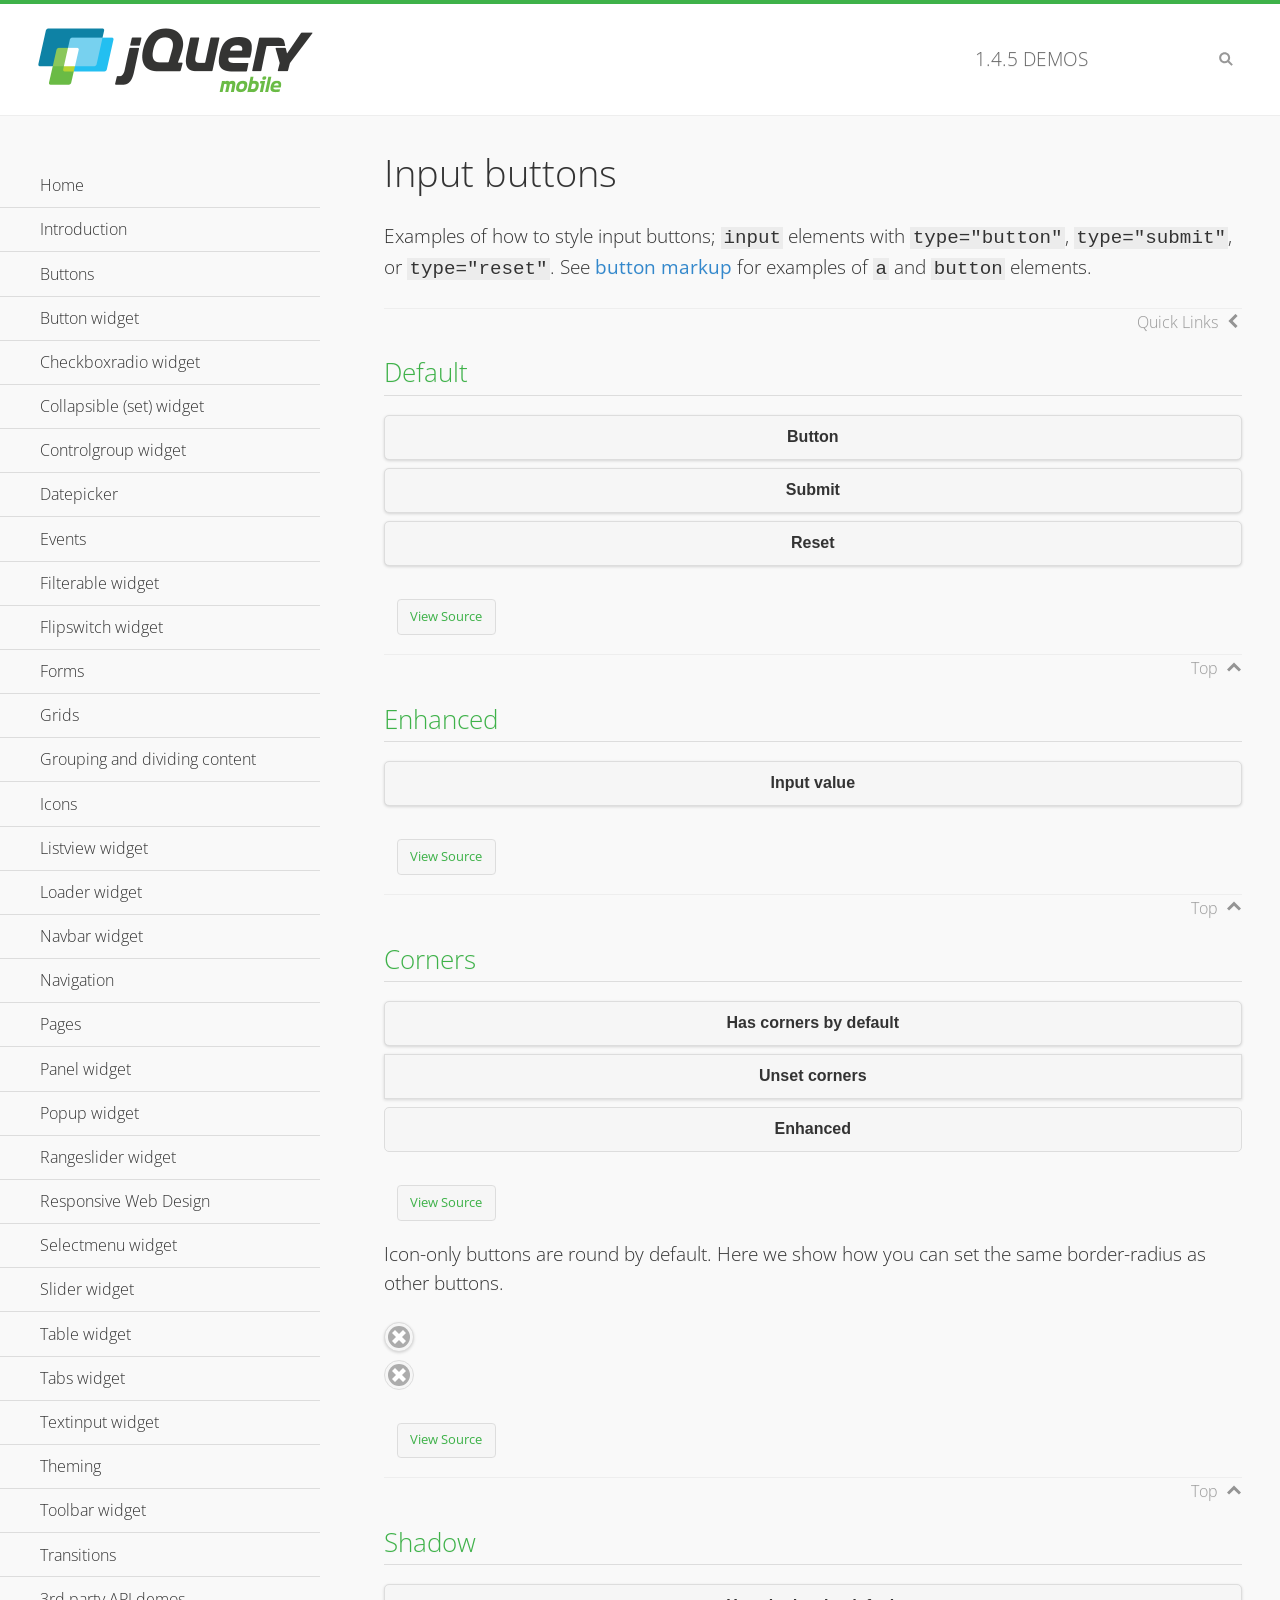
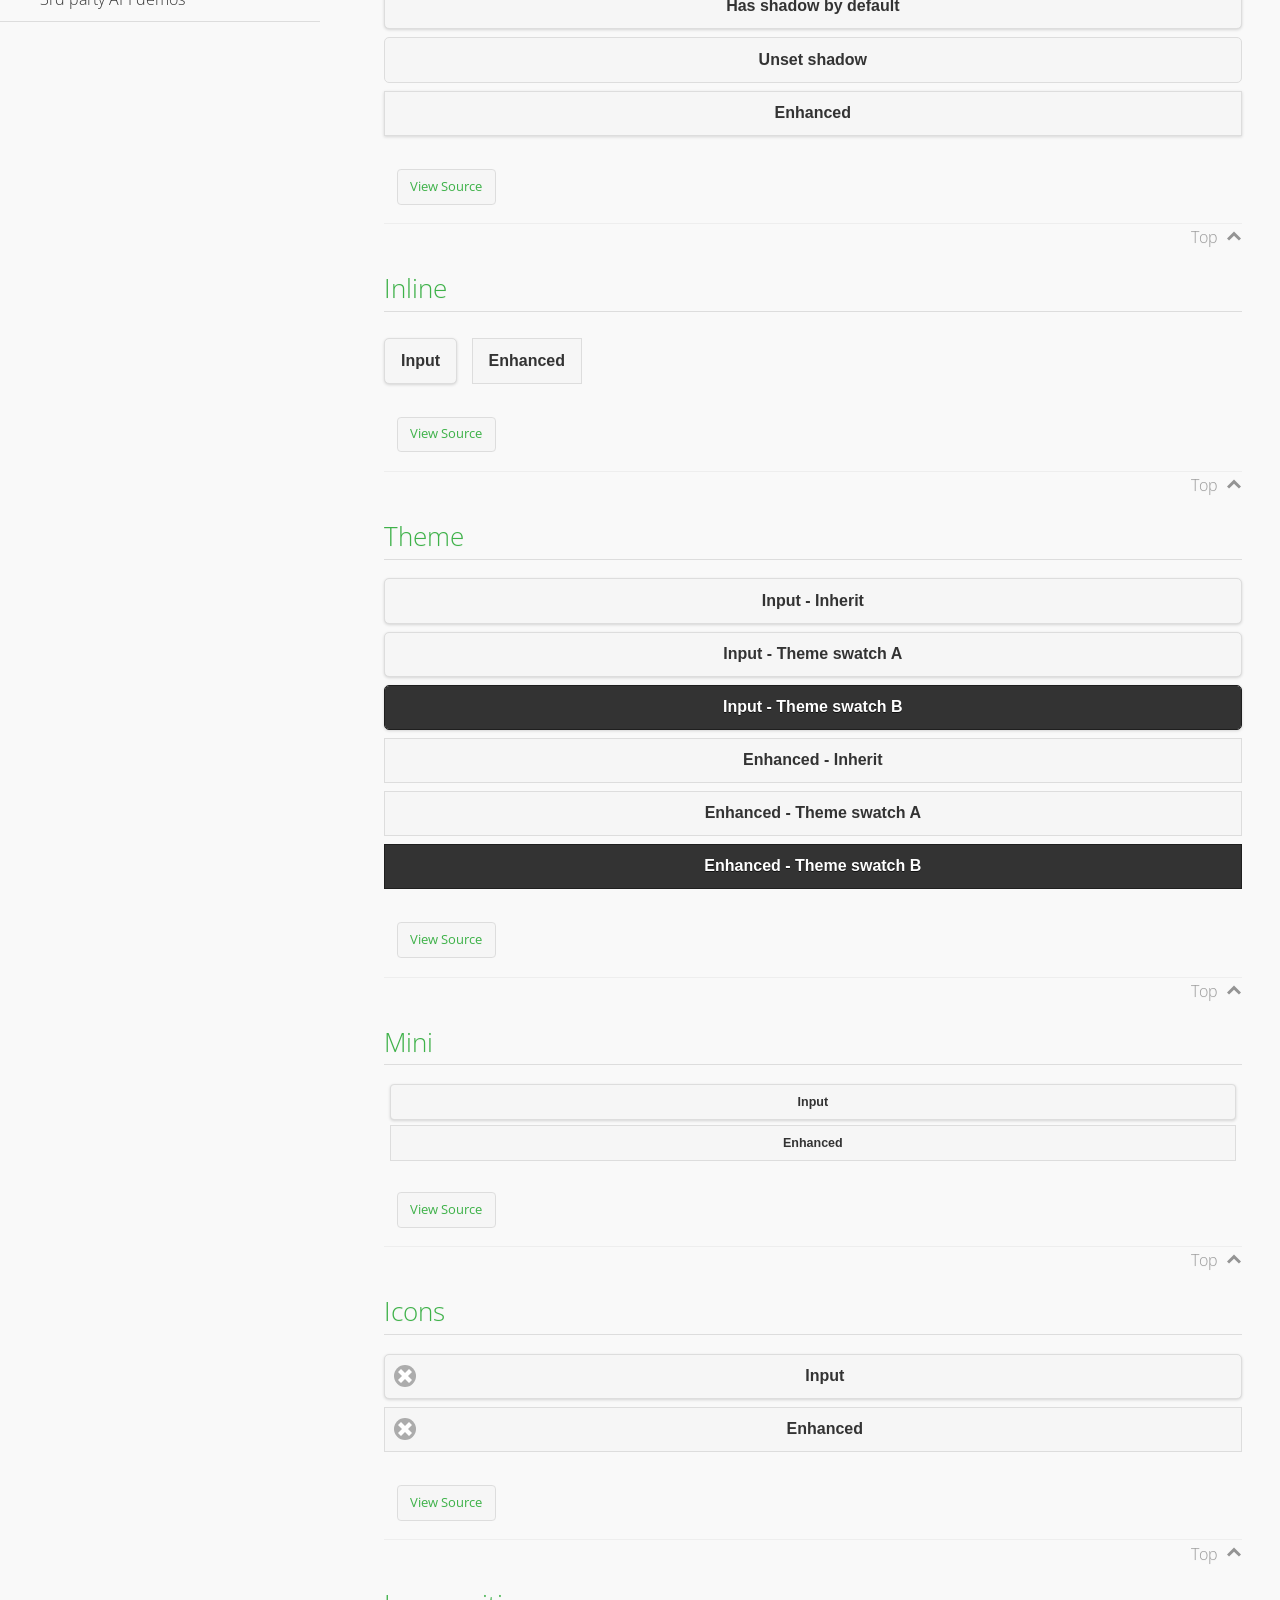
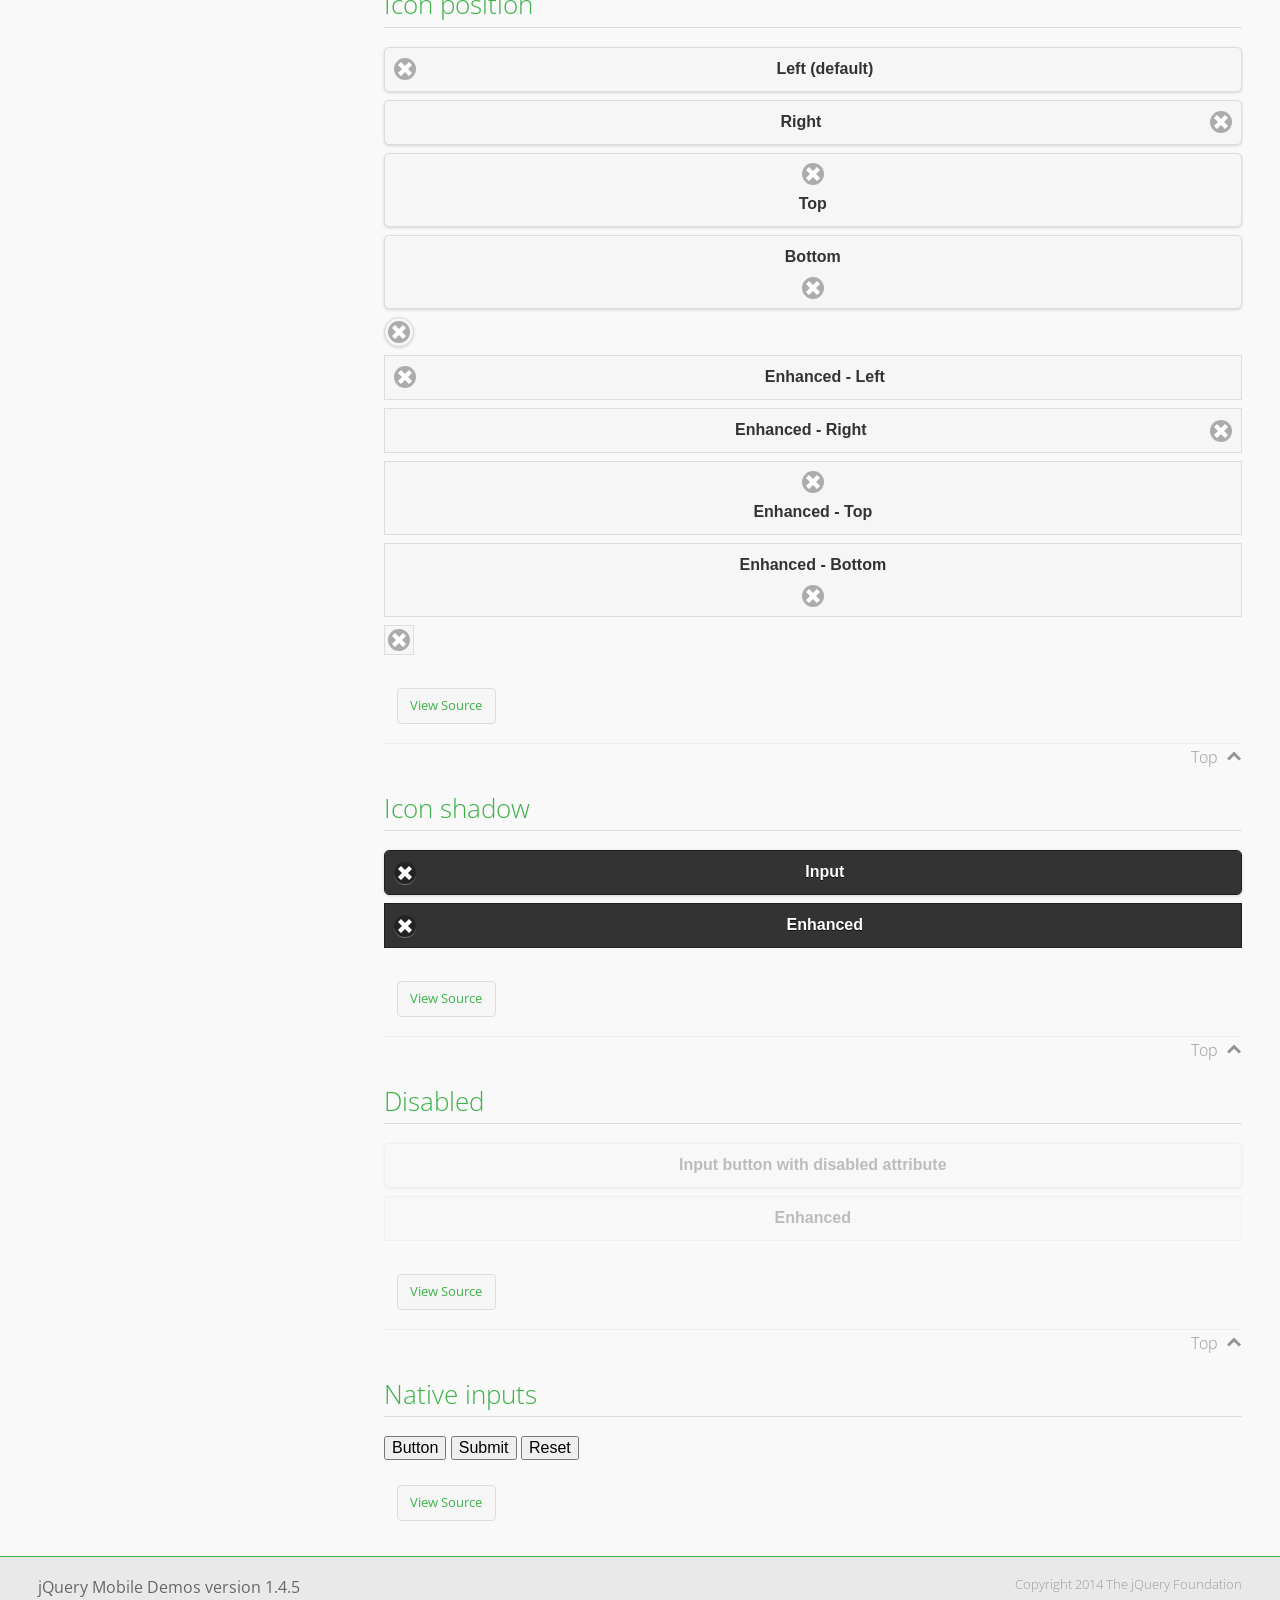
<file: resour/demos/button/index.html>
<!DOCTYPE html>
<html>
<head>
	<meta charset="utf-8">
	<meta name="viewport" content="width=device-width, initial-scale=1">
	<title>Input buttons - jQuery Mobile Demos</title>
	<link rel="shortcut icon" href="../favicon.ico">
    <link rel="stylesheet" href="http://fonts.googleapis.com/css?family=Open+Sans:300,400,700">
	<link rel="stylesheet" href="../css/themes/default/jquery.mobile-1.4.5.min.css">
	<link rel="stylesheet" href="../_assets/css/jqm-demos.css">
	<script src="../js/jquery.js"></script>
	<script src="../_assets/js/index.js"></script>
	<script src="../js/jquery.mobile-1.4.5.min.js"></script>
</head>
<body>
<div data-role="page" class="jqm-demos" data-quicklinks="true">

	<div data-role="header" class="jqm-header">
		<h2><a href="../" title="jQuery Mobile Demos home"><img src="../_assets/img/jquery-logo.png" alt="jQuery Mobile"></a></h2>
		<p><span class="jqm-version"></span> Demos</p>
		<a href="#" class="jqm-navmenu-link ui-btn ui-btn-icon-notext ui-corner-all ui-icon-bars ui-nodisc-icon ui-alt-icon ui-btn-left">Menu</a>
		<a href="#" class="jqm-search-link ui-btn ui-btn-icon-notext ui-corner-all ui-icon-search ui-nodisc-icon ui-alt-icon ui-btn-right">Search</a>
	</div><!-- /header -->

	<div role="main" class="ui-content jqm-content">

		<h1>Input buttons</h1>

		<p>Examples of how to style input buttons; <code>input</code> elements with <code>type="button"</code>, <code>type="submit"</code>, or <code>type="reset"</code>. See <a href="../button-markup/">button markup</a> for examples of <code>a</code> and <code>button</code> elements.</p>

		<h2>Default</h2>

		<div data-demo-html="true">
			<form>
				<input type="button" value="Button">
				<input type="submit" value="Submit">
				<input type="reset" value="Reset">
			</form>
		</div><!--/demo-html -->

		<h2>Enhanced</h2>

		<div data-demo-html="true">
			<form>
				<div class="ui-input-btn ui-btn ui-corner-all ui-shadow">
					Input value
					<input type="button" data-enhanced="true" value="Input value">
				</div>
			</form>
		</div><!--/demo-html -->

		<h2>Corners</h2>

		<div data-demo-html="true">
			<form>
				<input type="button" value="Has corners by default">
				<input type="button" data-corners="false" value="Unset corners">
				<div class="ui-input-btn ui-btn ui-corner-all">
					Enhanced
					<input type="button" data-enhanced="true" value="Enhanced">
				</div>
			</form>
		</div><!--/demo-html -->

		<p>Icon-only buttons are round by default. Here we show how you can set the same border-radius as other buttons.</p>

		<div data-demo-html="true" data-demo-css="true">
			<form>
				<input type="button" data-icon="delete" data-iconpos="notext" value="Icon only">
				<div id="custom-border-radius">
					<div class="ui-input-btn ui-btn ui-icon-delete ui-btn-icon-notext ui-corner-all">
						Enhanced - Icon only
						<input type="button" data-enhanced="true" value="Enhanced - Icon only">
					</div>
				</div>
			</form>
		</div><!--/demo-html -->

		<h2>Shadow</h2>

		<div data-demo-html="true">
			<form>
				<input type="button" value="Has shadow by default">
				<input type="button" data-shadow="false" value="Unset shadow">
				<div class="ui-input-btn ui-btn ui-shadow">
					Enhanced
					<input type="button" data-enhanced="true" value="Enhanced">
				</div>
			</form>
		</div><!--/demo-html -->

		<h2>Inline</h2>

		<div data-demo-html="true">
			<form>
				<input type="button" data-inline="true" value="Input">
				<div class="ui-input-btn ui-btn ui-btn-inline">
					Enhanced
					<input type="button" data-enhanced="true" value="Enhanced">
				</div>
			</form>
		</div><!--/demo-html -->

		<h2>Theme</h2>

		<div data-demo-html="true">
			<form>
				<input type="button" value="Input - Inherit">
				<input type="button" data-theme="a" value="Input - Theme swatch A">
				<input type="button" data-theme="b" value="Input - Theme swatch B">
				<div class="ui-input-btn ui-btn">
					Enhanced - Inherit
					<input type="button" data-enhanced="true" value="Enhanced - Inherit">
				</div>
				<div class="ui-input-btn ui-btn ui-btn-a">
					Enhanced - Theme swatch A
					<input type="button" data-enhanced="true" value="Enhanced - Theme swatch A">
				</div>
				<div class="ui-input-btn ui-btn ui-btn-b">
					Enhanced - Theme swatch B
					<input type="button" data-enhanced="true" value="Enhanced - Theme swatch B">
				</div>
			</form>
		</div><!--/demo-html -->

		<h2>Mini</h2>

		<div data-demo-html="true">
			<form>
				<input type="button" data-mini="true" value="Input">
				<div class="ui-input-btn ui-btn ui-mini">
					Enhanced
					<input type="button" data-enhanced="true" value="Enhanced">
				</div>
			</form>
		</div><!--/demo-html -->

		<h2>Icons</h2>

		<div data-demo-html="true">
			<form>
				<input type="button" data-icon="delete" value="Input">
				<div class="ui-input-btn ui-btn ui-icon-delete ui-btn-icon-left">
					Enhanced
					<input type="button" data-enhanced="true" value="Enhanced">
				</div>
			</form>
		</div><!--/demo-html -->

		<h2>Icon position</h2>

		<div data-demo-html="true">
			<form>
				<input type="button" data-icon="delete" value="Left (default)">
				<input type="button" data-icon="delete" data-iconpos="right" value="Right">
				<input type="button" data-icon="delete" data-iconpos="top" value="Top">
				<input type="button" data-icon="delete" data-iconpos="bottom" value="Bottom">
				<input type="button" data-icon="delete" data-iconpos="notext" value="Icon only">
				<div class="ui-input-btn ui-btn ui-icon-delete ui-btn-icon-left">
					Enhanced - Left
					<input type="button" data-enhanced="true" value="Enhanced - Left">
				</div>
				<div class="ui-input-btn ui-btn ui-icon-delete ui-btn-icon-right">
					Enhanced - Right
					<input type="button" data-enhanced="true" value="Enhanced - Right">
				</div>
				<div class="ui-input-btn ui-btn ui-icon-delete ui-btn-icon-top">
					Enhanced - Top
					<input type="button" data-enhanced="true" value="Enhanced - Top">
				</div>
				<div class="ui-input-btn ui-btn ui-icon-delete ui-btn-icon-bottom">
					Enhanced - Bottom
					<input type="button" data-enhanced="true" value="Enhanced - Bottom">
				</div>
				<div class="ui-input-btn ui-btn ui-icon-delete ui-btn-icon-notext">
					Enhanced - Icon only
					<input type="button" data-enhanced="true" value="Enhanced - Icon only">
				</div>
			</form>
		</div><!--/demo-html -->

		<h2>Icon shadow</h2>

		<div data-demo-html="true">
			<form>
				<input type="button" data-theme="b" data-icon="delete" data-iconshadow="true" value="Input">
				<div class="ui-input-btn ui-btn ui-btn-b ui-icon-delete ui-btn-icon-left ui-shadow-icon">
					Enhanced
					<input type="button" data-enhanced="true" value="Enhanced">
				</div>
			</form>
		</div><!--/demo-html -->

		<h2>Disabled</h2>

		<div data-demo-html="true">
			<form>
				<input type="button" disabled value="Input button with disabled attribute">
				<div class="ui-input-btn ui-btn ui-state-disabled">
					Enhanced
					<input type="button" disabled data-enhanced="true" value="Enhanced">
				</div>
			</form>
		</div><!--/demo-html -->

		<h2>Native inputs</h2>

		<div data-demo-html="true">
			<form>
				<input type="button" data-role="none" value="Button">
				<input type="submit" data-role="none" value="Submit">
				<input type="reset" data-role="none" value="Reset">
			</form>
		</div><!--/demo-html -->

	</div><!-- /content -->
	    <div data-role="panel" class="jqm-navmenu-panel" data-position="left" data-display="overlay" data-theme="a">
	    	<ul class="jqm-list ui-alt-icon ui-nodisc-icon">
<li data-filtertext="demos homepage" data-icon="home"><a href=".././">Home</a></li>
<li data-filtertext="introduction overview getting started"><a href="../intro/" data-ajax="false">Introduction</a></li>
<li data-filtertext="buttons button markup buttonmarkup method anchor link button element"><a href="../button-markup/" data-ajax="false">Buttons</a></li>
<li data-filtertext="form button widget input button submit reset"><a href="../button/" data-ajax="false">Button widget</a></li>
<li data-role="collapsible" data-enhanced="true" data-collapsed-icon="carat-d" data-expanded-icon="carat-u" data-iconpos="right" data-inset="false" class="ui-collapsible ui-collapsible-themed-content ui-collapsible-collapsed">
	<h3 class="ui-collapsible-heading ui-collapsible-heading-collapsed">
		<a href="#" class="ui-collapsible-heading-toggle ui-btn ui-btn-icon-right ui-btn-inherit ui-icon-carat-d">
		    Checkboxradio widget<span class="ui-collapsible-heading-status"> click to expand contents</span>
		</a>
	</h3>
	<div class="ui-collapsible-content ui-body-inherit ui-collapsible-content-collapsed" aria-hidden="true">
		<ul>
			<li data-filtertext="form checkboxradio widget checkbox input checkboxes controlgroups"><a href="../checkboxradio-checkbox/" data-ajax="false">Checkboxes</a></li>
			<li data-filtertext="form checkboxradio widget radio input radio buttons controlgroups"><a href="../checkboxradio-radio/" data-ajax="false">Radio buttons</a></li>
		</ul>
	</div>
</li>
<li data-role="collapsible" data-enhanced="true" data-collapsed-icon="carat-d" data-expanded-icon="carat-u" data-iconpos="right" data-inset="false" class="ui-collapsible ui-collapsible-themed-content ui-collapsible-collapsed">
	<h3 class="ui-collapsible-heading ui-collapsible-heading-collapsed">
		<a href="#" class="ui-collapsible-heading-toggle ui-btn ui-btn-icon-right ui-btn-inherit ui-icon-carat-d">
			Collapsible (set) widget<span class="ui-collapsible-heading-status"> click to expand contents</span>
		</a>
	</h3>
	<div class="ui-collapsible-content ui-body-inherit ui-collapsible-content-collapsed" aria-hidden="true">
		<ul>
			<li data-filtertext="collapsibles content formatting"><a href="../collapsible/" data-ajax="false">Collapsible</a></li>
			<li data-filtertext="dynamic collapsible set accordion append expand"><a href="../collapsible-dynamic/" data-ajax="false">Dynamic collapsibles</a></li>
			<li data-filtertext="accordions collapsible set widget content formatting grouped collapsibles"><a href="../collapsibleset/" data-ajax="false">Collapsible set</a></li>
		</ul>
	</div>
</li>
<li data-role="collapsible" data-enhanced="true" data-collapsed-icon="carat-d" data-expanded-icon="carat-u" data-iconpos="right" data-inset="false" class="ui-collapsible ui-collapsible-themed-content ui-collapsible-collapsed">
	<h3 class="ui-collapsible-heading ui-collapsible-heading-collapsed">
		<a href="#" class="ui-collapsible-heading-toggle ui-btn ui-btn-icon-right ui-btn-inherit ui-icon-carat-d">
			Controlgroup widget<span class="ui-collapsible-heading-status"> click to expand contents</span>
		</a>
	</h3>
	<div class="ui-collapsible-content ui-body-inherit ui-collapsible-content-collapsed" aria-hidden="true">
		<ul>
			<li data-filtertext="controlgroups selectmenu checkboxradio input grouped buttons horizontal vertical"><a href="../controlgroup/" data-ajax="false">Controlgroup</a></li>
			<li data-filtertext="dynamic controlgroup dynamically add buttons"><a href="../controlgroup-dynamic/" data-ajax="false">Dynamic controlgroups</a></li>
		</ul>
	</div>
</li>
<li data-filtertext="form datepicker widget date input"><a href="../datepicker/" data-ajax="false">Datepicker</a></li>
<li data-role="collapsible" data-enhanced="true" data-collapsed-icon="carat-d" data-expanded-icon="carat-u" data-iconpos="right" data-inset="false" class="ui-collapsible ui-collapsible-themed-content ui-collapsible-collapsed">
	<h3 class="ui-collapsible-heading ui-collapsible-heading-collapsed">
		<a href="#" class="ui-collapsible-heading-toggle ui-btn ui-btn-icon-right ui-btn-inherit ui-icon-carat-d">
			Events<span class="ui-collapsible-heading-status"> click to expand contents</span>
		</a>
	</h3>
	<div class="ui-collapsible-content ui-body-inherit ui-collapsible-content-collapsed" aria-hidden="true">
		<ul>
			<li data-filtertext="swipe to delete list items listviews swipe events"><a href="../swipe-list/" data-ajax="false">Swipe list items</a></li>
			<li data-filtertext="swipe to navigate swipe page navigation swipe events"><a href="../swipe-page/" data-ajax="false">Swipe page navigation</a></li>
		</ul>
	</div>
</li>
<li data-filtertext="filterable filter elements sorting searching listview table"><a href="../filterable/" data-ajax="false">Filterable widget</a></li>
<li data-filtertext="form flipswitch widget flip toggle switch binary select checkbox input"><a href="../flipswitch/" data-ajax="false">Flipswitch widget</a></li>
<li data-role="collapsible" data-enhanced="true" data-collapsed-icon="carat-d" data-expanded-icon="carat-u" data-iconpos="right" data-inset="false" class="ui-collapsible ui-collapsible-themed-content ui-collapsible-collapsed">
	<h3 class="ui-collapsible-heading ui-collapsible-heading-collapsed">
		<a href="#" class="ui-collapsible-heading-toggle ui-btn ui-btn-icon-right ui-btn-inherit ui-icon-carat-d">
			Forms<span class="ui-collapsible-heading-status"> click to expand contents</span>
		</a>
	</h3>
	<div class="ui-collapsible-content ui-body-inherit ui-collapsible-content-collapsed" aria-hidden="true">
		<ul>
			<li data-filtertext="forms text checkbox radio range button submit reset inputs selects textarea slider flipswitch label form elements"><a href="../forms/" data-ajax="false">Forms</a></li>
			<li data-filtertext="form hide labels hidden accessible ui-hidden-accessible forms"><a href="../forms-label-hidden-accessible/" data-ajax="false">Hide labels</a></li>
			<li data-filtertext="form field containers fieldcontain ui-field-contain forms"><a href="../forms-field-contain/" data-ajax="false">Field containers</a></li>
			<li data-filtertext="forms disabled form elements"><a href="../forms-disabled/" data-ajax="false">Forms disabled</a></li>
			<li data-filtertext="forms gallery examples overview forms text checkbox radio range button submit reset inputs selects textarea slider flipswitch label form elements"><a href="../forms-gallery/" data-ajax="false">Forms gallery</a></li>
		</ul>
	</div>
</li>
<li data-role="collapsible" data-enhanced="true" data-collapsed-icon="carat-d" data-expanded-icon="carat-u" data-iconpos="right" data-inset="false" class="ui-collapsible ui-collapsible-themed-content ui-collapsible-collapsed">
	<h3 class="ui-collapsible-heading ui-collapsible-heading-collapsed">
		<a href="#" class="ui-collapsible-heading-toggle ui-btn ui-btn-icon-right ui-btn-inherit ui-icon-carat-d">
			Grids<span class="ui-collapsible-heading-status"> click to expand contents</span>
		</a>
	</h3>
	<div class="ui-collapsible-content ui-body-inherit ui-collapsible-content-collapsed" aria-hidden="true">
		<ul>
			<li data-filtertext="grids columns blocks content formatting rwd responsive css framework"><a href="../grids/" data-ajax="false">Grids</a></li>
			<li data-filtertext="buttons in grids css framework"><a href="../grids-buttons/" data-ajax="false">Buttons in grids</a></li>
			<li data-filtertext="custom responsive grids rwd css framework"><a href="../grids-custom-responsive/" data-ajax="false">Custom responsive grids</a></li>
		</ul>
	</div>
</li>
<li data-filtertext="blocks content formatting sections heading"><a href="../body-bar-classes/" data-ajax="false">Grouping and dividing content</a></li>
<li data-role="collapsible" data-enhanced="true" data-collapsed-icon="carat-d" data-expanded-icon="carat-u" data-iconpos="right" data-inset="false" class="ui-collapsible ui-collapsible-themed-content ui-collapsible-collapsed">
	<h3 class="ui-collapsible-heading ui-collapsible-heading-collapsed">
		<a href="#" class="ui-collapsible-heading-toggle ui-btn ui-btn-icon-right ui-btn-inherit ui-icon-carat-d">
			Icons<span class="ui-collapsible-heading-status"> click to expand contents</span>
		</a>
	</h3>
	<div class="ui-collapsible-content ui-body-inherit ui-collapsible-content-collapsed" aria-hidden="true">
		<ul>
			<li data-filtertext="button icons svg disc alt custom icon position"><a href="../icons/" data-ajax="false">Icons</a></li>
			<li data-filtertext=""><a href="../icons-grunticon/" data-ajax="false">Grunticon loader</a></li>
		</ul>
	</div>
</li>
<li data-role="collapsible" data-enhanced="true" data-collapsed-icon="carat-d" data-expanded-icon="carat-u" data-iconpos="right" data-inset="false" class="ui-collapsible ui-collapsible-themed-content ui-collapsible-collapsed">
	<h3 class="ui-collapsible-heading ui-collapsible-heading-collapsed">
		<a href="#" class="ui-collapsible-heading-toggle ui-btn ui-btn-icon-right ui-btn-inherit ui-icon-carat-d">
			Listview widget<span class="ui-collapsible-heading-status"> click to expand contents</span>
		</a>
	</h3>
	<div class="ui-collapsible-content ui-body-inherit ui-collapsible-content-collapsed" aria-hidden="true">
		<ul>
			<li data-filtertext="listview widget thumbnails icons nested split button collapsible ul ol"><a href="../listview/" data-ajax="false">Listview</a></li>
			<li data-filtertext="autocomplete filterable reveal listview filtertextbeforefilter placeholder"><a href="../listview-autocomplete/" data-ajax="false">Listview autocomplete</a></li>
			<li data-filtertext="autocomplete filterable reveal listview remote data filtertextbeforefilter placeholder"><a href="../listview-autocomplete-remote/" data-ajax="false">Listview autocomplete remote data</a></li>
			<li data-filtertext="autodividers anchor jump scroll linkbars listview lists ul ol"><a href="../listview-autodividers-linkbar/" data-ajax="false">Listview autodividers linkbar</a></li>
			<li data-filtertext="listview autodividers selector autodividersselector lists ul ol"><a href="../listview-autodividers-selector/" data-ajax="false">Listview autodividers selector</a></li>
			<li data-filtertext="listview nested list items"><a href="../listview-nested-lists/" data-ajax="false">Nested Listviews</a></li>
			<li data-filtertext="listview collapsible list items flat"><a href="../listview-collapsible-item-flat/" data-ajax="false">Listview collapsible list items (flat)</a></li>
			<li data-filtertext="listview collapsible list indented"><a href="../listview-collapsible-item-indented/" data-ajax="false">Listview collapsible list items (indented)</a></li>
			<li data-filtertext="grid listview responsive grids responsive listviews lists ul"><a href="../listview-grid/" data-ajax="false">Listview responsive grid</a></li>
		</ul>
	</div>
</li>
<li data-filtertext="loader widget page loading navigation overlay spinner"><a href="../loader/" data-ajax="false">Loader widget</a></li>
<li data-filtertext="navbar widget navmenu toolbars header footer"><a href="../navbar/" data-ajax="false">Navbar widget</a></li>
<li data-role="collapsible" data-enhanced="true" data-collapsed-icon="carat-d" data-expanded-icon="carat-u" data-iconpos="right" data-inset="false" class="ui-collapsible ui-collapsible-themed-content ui-collapsible-collapsed">
	<h3 class="ui-collapsible-heading ui-collapsible-heading-collapsed">
		<a href="#" class="ui-collapsible-heading-toggle ui-btn ui-btn-icon-right ui-btn-inherit ui-icon-carat-d">
			Navigation<span class="ui-collapsible-heading-status"> click to expand contents</span>
		</a>
	</h3>
	<div class="ui-collapsible-content ui-body-inherit ui-collapsible-content-collapsed" aria-hidden="true">
		<ul>
			<li data-filtertext="ajax navigation navigate widget history event method"><a href="../navigation/" data-ajax="false">Navigation</a></li>
			<li data-filtertext="linking pages page links navigation ajax prefetch cache"><a href="../navigation-linking-pages/" data-ajax="false">Linking pages</a></li>
			<!-- <li data-filtertext="php redirect server redirection server-side navigation"><a href="../navigation-php-redirect/" data-ajax="false">PHP redirect demo</a></li>-->
			<li data-filtertext="navigation redirection hash query"><a href="../navigation-hash-processing/" data-ajax="false">Hash processing demo</a></li>
			<li data-filtertext="navigation redirection hash query"><a href="../page-events/" data-ajax="false">Page Navigation Events</a></li>
		</ul>
	</div>
</li>
<li data-role="collapsible" data-enhanced="true" data-collapsed-icon="carat-d" data-expanded-icon="carat-u" data-iconpos="right" data-inset="false" class="ui-collapsible ui-collapsible-themed-content ui-collapsible-collapsed">
	<h3 class="ui-collapsible-heading ui-collapsible-heading-collapsed">
		<a href="#" class="ui-collapsible-heading-toggle ui-btn ui-btn-icon-right ui-btn-inherit ui-icon-carat-d">
			Pages<span class="ui-collapsible-heading-status"> click to expand contents</span>
		</a>
	</h3>
	<div class="ui-collapsible-content ui-body-inherit ui-collapsible-content-collapsed" aria-hidden="true">
		<ul>
			<li data-filtertext="pages page widget ajax navigation"><a href="../pages/" data-ajax="false">Pages</a></li>
			<li data-filtertext="single page"><a href="../pages-single-page/" data-ajax="false">Single page</a></li>
			<li data-filtertext="multipage multi-page page"><a href="../pages-multi-page/" data-ajax="false">Multi-page template</a></li>
			<li data-filtertext="dialog page widget modal popup"><a href="../pages-dialog/" data-ajax="false">Dialog page</a></li>
		</ul>
	</div>
</li>
<li data-role="collapsible" data-enhanced="true" data-collapsed-icon="carat-d" data-expanded-icon="carat-u" data-iconpos="right" data-inset="false" class="ui-collapsible ui-collapsible-themed-content ui-collapsible-collapsed">
	<h3 class="ui-collapsible-heading ui-collapsible-heading-collapsed">
		<a href="#" class="ui-collapsible-heading-toggle ui-btn ui-btn-icon-right ui-btn-inherit ui-icon-carat-d">
			Panel widget<span class="ui-collapsible-heading-status"> click to expand contents</span>
		</a>
	</h3>
	<div class="ui-collapsible-content ui-body-inherit ui-collapsible-content-collapsed" aria-hidden="true">
		<ul>
			<li data-filtertext="panel widget sliding panels reveal push overlay responsive"><a href="../panel/" data-ajax="false">Panel</a></li>
			<li data-filtertext=""><a href="../panel-external/" data-ajax="false">External panels</a></li>
			<li data-filtertext="panel "><a href="../panel-fixed/" data-ajax="false">Fixed panels</a></li>
			<li data-filtertext="panel slide panels sliding panels shadow rwd responsive breakpoint"><a href="../panel-responsive/" data-ajax="false">Panels responsive</a></li>
			<li data-filtertext="panel custom style custom panel width reveal shadow listview panel styling page background wrapper"><a href="../panel-styling/" data-ajax="false">Custom panel style</a></li>
			<li data-filtertext="panel open on swipe"><a href="../panel-swipe-open/" data-ajax="false">Panel open on swipe</a></li>
			<li data-filtertext="panels outside page internal external toolbars"><a href="../panel-external-internal/" data-ajax="false">Panel external and internal</a></li>
		</ul>
	</div>
</li>
<li data-role="collapsible" data-enhanced="true" data-collapsed-icon="carat-d" data-expanded-icon="carat-u" data-iconpos="right" data-inset="false" class="ui-collapsible ui-collapsible-themed-content ui-collapsible-collapsed">
	<h3 class="ui-collapsible-heading ui-collapsible-heading-collapsed">
		<a href="#" class="ui-collapsible-heading-toggle ui-btn ui-btn-icon-right ui-btn-inherit ui-icon-carat-d">
			Popup widget<span class="ui-collapsible-heading-status"> click to expand contents</span>
		</a>
	</h3>
	<div class="ui-collapsible-content ui-body-inherit ui-collapsible-content-collapsed" aria-hidden="true">
		<ul>
			<li data-filtertext="popup widget popups dialog modal transition tooltip lightbox form overlay screen flip pop fade transition"><a href="../popup/" data-ajax="false">Popup</a></li>
			<li data-filtertext="popup alignment position"><a href="../popup-alignment/" data-ajax="false">Popup alignment</a></li>
			<li data-filtertext="popup arrow size popups popover"><a href="../popup-arrow-size/" data-ajax="false">Popup arrow size</a></li>
			<li data-filtertext="dynamic popups popup images lightbox"><a href="../popup-dynamic/" data-ajax="false">Dynamic popups</a></li>
			<li data-filtertext="popups with iframes scaling"><a href="../popup-iframe/" data-ajax="false">Popups with iframes</a></li>
			<li data-filtertext="popup image scaling"><a href="../popup-image-scaling/" data-ajax="false">Popup image scaling</a></li>
			<li data-filtertext="external popup outside multi-page"><a href="../popup-outside-multipage/" data-ajax="false">Popup outside multi-page</a></li>
		</ul>
	</div>
</li>
<li data-filtertext="form rangeslider widget dual sliders dual handle sliders range input"><a href="../rangeslider/" data-ajax="false">Rangeslider widget</a></li>
<li data-filtertext="responsive web design rwd adaptive progressive enhancement PE accessible mobile breakpoints media query media queries"><a href="../rwd/" data-ajax="false">Responsive Web Design</a></li>
<li data-role="collapsible" data-enhanced="true" data-collapsed-icon="carat-d" data-expanded-icon="carat-u" data-iconpos="right" data-inset="false" class="ui-collapsible ui-collapsible-themed-content ui-collapsible-collapsed">
	<h3 class="ui-collapsible-heading ui-collapsible-heading-collapsed">
		<a href="#" class="ui-collapsible-heading-toggle ui-btn ui-btn-icon-right ui-btn-inherit ui-icon-carat-d">
			Selectmenu widget<span class="ui-collapsible-heading-status"> click to expand contents</span>
		</a>
	</h3>
	<div class="ui-collapsible-content ui-body-inherit ui-collapsible-content-collapsed" aria-hidden="true">
		<ul>
			<li data-filtertext="form selectmenu widget select input custom select menu selects"><a href="../selectmenu/" data-ajax="false">Selectmenu</a></li>
			<li data-filtertext="form custom select menu selectmenu widget custom menu option optgroup multiple selects"><a href="../selectmenu-custom/" data-ajax="false">Custom select menu</a></li>
			<li data-filtertext="filterable select filter popup dialog"><a href="../selectmenu-custom-filter/" data-ajax="false">Custom select menu with filter</a></li>
		</ul>
	</div>
</li>
<li data-role="collapsible" data-enhanced="true" data-collapsed-icon="carat-d" data-expanded-icon="carat-u" data-iconpos="right" data-inset="false" class="ui-collapsible ui-collapsible-themed-content ui-collapsible-collapsed">
	<h3 class="ui-collapsible-heading ui-collapsible-heading-collapsed">
		<a href="#" class="ui-collapsible-heading-toggle ui-btn ui-btn-icon-right ui-btn-inherit ui-icon-carat-d">
			Slider widget<span class="ui-collapsible-heading-status"> click to expand contents</span>
		</a>
	</h3>
	<div class="ui-collapsible-content ui-body-inherit ui-collapsible-content-collapsed" aria-hidden="true">
		<ul>
			<li data-filtertext="form slider widget range input single sliders"><a href="../slider/" data-ajax="false">Slider</a></li>
			<li data-filtertext="form slider widget flipswitch slider binary select flip toggle switch"><a href="../slider-flipswitch/" data-ajax="false">Slider flip toggle switch</a></li>
			<li data-filtertext="form slider tooltip handle value input range sliders"><a href="../slider-tooltip/" data-ajax="false">Slider tooltip</a></li>
		</ul>
	</div>
</li>
<li data-role="collapsible" data-enhanced="true" data-collapsed-icon="carat-d" data-expanded-icon="carat-u" data-iconpos="right" data-inset="false" class="ui-collapsible ui-collapsible-themed-content ui-collapsible-collapsed">
	<h3 class="ui-collapsible-heading ui-collapsible-heading-collapsed">
		<a href="#" class="ui-collapsible-heading-toggle ui-btn ui-btn-icon-right ui-btn-inherit ui-icon-carat-d">
			Table widget<span class="ui-collapsible-heading-status"> click to expand contents</span>
		</a>
	</h3>
	<div class="ui-collapsible-content ui-body-inherit ui-collapsible-content-collapsed" aria-hidden="true">
		<ul>
			<li data-filtertext="table widget reflow column toggle th td responsive tables rwd hide show tabular"><a href="../table-column-toggle/" data-ajax="false">Table Column Toggle</a></li>
			<li data-filtertext="table column toggle phone comparison demo"><a href="../table-column-toggle-example/" data-ajax="false">Table Column Toggle demo</a></li>
			<li data-filtertext="responsive tables table column toggle heading groups rwd breakpoint"><a href="../table-column-toggle-heading-groups/" data-ajax="false">Table Column Toggle heading groups</a></li>
			<li data-filtertext="responsive tables table column toggle hide rwd breakpoint customization options"><a href="../table-column-toggle-options/" data-ajax="false">Table Column Toggle options</a></li>
			<li data-filtertext="table reflow th td responsive rwd columns tabular"><a href="../table-reflow/" data-ajax="false">Table Reflow</a></li>
			<li data-filtertext="responsive tables table reflow heading groups rwd breakpoint"><a href="../table-reflow-heading-groups/" data-ajax="false">Table Reflow heading groups</a></li>
			<li data-filtertext="responsive tables table reflow stripes strokes table style"><a href="../table-reflow-stripes-strokes/" data-ajax="false">Table Reflow stripes and strokes</a></li>
			<li data-filtertext="responsive tables table reflow stack custom styles"><a href="../table-reflow-styling/" data-ajax="false">Table Reflow custom styles</a></li>
		</ul>
	</div>
</li>
<li data-filtertext="ui tabs widget"><a href="../tabs/" data-ajax="false">Tabs widget</a></li>
<li data-filtertext="form textinput widget text input textarea number date time tel email file color password"><a href="../textinput/" data-ajax="false">Textinput widget</a></li>
<li data-role="collapsible" data-enhanced="true" data-collapsed-icon="carat-d" data-expanded-icon="carat-u" data-iconpos="right" data-inset="false" class="ui-collapsible ui-collapsible-themed-content ui-collapsible-collapsed">
	<h3 class="ui-collapsible-heading ui-collapsible-heading-collapsed">
		<a href="#" class="ui-collapsible-heading-toggle ui-btn ui-btn-icon-right ui-btn-inherit ui-icon-carat-d">
			Theming<span class="ui-collapsible-heading-status"> click to expand contents</span>
		</a>
	</h3>
	<div class="ui-collapsible-content ui-body-inherit ui-collapsible-content-collapsed" aria-hidden="true">
		<ul>
			<li data-filtertext="default theme swatches theming style css"><a href="../theme-default/" data-ajax="false">Default theme</a></li>
			<li data-filtertext="classic theme old theme swatches theming style css"><a href="../theme-classic/" data-ajax="false">Classic theme</a></li>
		</ul>
	</div>
</li>
<li data-role="collapsible" data-enhanced="true" data-collapsed-icon="carat-d" data-expanded-icon="carat-u" data-iconpos="right" data-inset="false" class="ui-collapsible ui-collapsible-themed-content ui-collapsible-collapsed">
	<h3 class="ui-collapsible-heading ui-collapsible-heading-collapsed">
		<a href="#" class="ui-collapsible-heading-toggle ui-btn ui-btn-icon-right ui-btn-inherit ui-icon-carat-d">
			Toolbar widget<span class="ui-collapsible-heading-status"> click to expand contents</span>
		</a>
	</h3>
	<div class="ui-collapsible-content ui-body-inherit ui-collapsible-content-collapsed" aria-hidden="true">
		<ul>
			<li data-filtertext="toolbar widget header footer toolbars fixed fullscreen external sections"><a href="../toolbar/" data-ajax="false">Toolbar</a></li>
			<li data-filtertext="dynamic toolbars dynamically add toolbar header footer"><a href="../toolbar-dynamic/" data-ajax="false">Dynamic toolbars</a></li>
			<li data-filtertext="external toolbars header footer"><a href="../toolbar-external/" data-ajax="false">External toolbars</a></li>
			<li data-filtertext="fixed toolbars header footer"><a href="../toolbar-fixed/" data-ajax="false">Fixed toolbars</a></li>
			<li data-filtertext="fixed fullscreen toolbars header footer"><a href="../toolbar-fixed-fullscreen/" data-ajax="false">Fullscreen toolbars</a></li>
			<li data-filtertext="external fixed toolbars header footer"><a href="../toolbar-fixed-external/" data-ajax="false">Fixed external toolbars</a></li>
			<li data-filtertext="external persistent toolbars header footer navbar navmenu"><a href="../toolbar-fixed-persistent/" data-ajax="false">Persistent toolbars</a></li>
			<li data-filtertext="external ajax optimized toolbars persistent toolbars header footer navbar"><a href="../toolbar-fixed-persistent-optimized/" data-ajax="false">Ajax optimized toolbars</a></li>
			<li data-filtertext="form in toolbars header footer"><a href="../toolbar-fixed-forms/" data-ajax="false">Form in toolbar</a></li>
		</ul>
	</div>
</li>
<li data-filtertext="page transitions animated pages popup navigation flip slide fade pop"><a href="../transitions/" data-ajax="false">Transitions</a></li>
<li data-role="collapsible" data-enhanced="true" data-collapsed-icon="carat-d" data-expanded-icon="carat-u" data-iconpos="right" data-inset="false" class="ui-collapsible ui-collapsible-themed-content ui-collapsible-collapsed">
	<h3 class="ui-collapsible-heading ui-collapsible-heading-collapsed">
		<a href="#" class="ui-collapsible-heading-toggle ui-btn ui-btn-icon-right ui-btn-inherit ui-icon-carat-d">
			3rd party API demos<span class="ui-collapsible-heading-status"> click to expand contents</span>
		</a>
	</h3>
	<div class="ui-collapsible-content ui-body-inherit ui-collapsible-content-collapsed" aria-hidden="true">
		<ul>
			<li data-filtertext="backbone requirejs navigation router"><a href="../backbone-requirejs/" data-ajax="false">Backbone RequireJS</a></li>
			<li data-filtertext="google maps geolocation demo"><a href="../map-geolocation/" data-ajax="false">Google Maps geolocation</a></li>
			<li data-filtertext="google maps hybrid"><a href="../map-list-toggle/" data-ajax="false">Google Maps list toggle</a></li>
		</ul>
	</div>
</li>



		     </ul>
		</div><!-- /panel -->


	<div data-role="footer" data-position="fixed" data-tap-toggle="false" class="jqm-footer">
		<p>jQuery Mobile Demos version <span class="jqm-version"></span></p>
		<p>Copyright 2014 The jQuery Foundation</p>
	</div><!-- /footer -->
	<!-- TODO: This should become an external panel so we can add input to markup (unique ID) -->
    <div data-role="panel" class="jqm-search-panel" data-position="right" data-display="overlay" data-theme="a">
		<div class="jqm-search">
			<ul class="jqm-list" data-filter-placeholder="Search demos..." data-filter-reveal="true">
<li data-filtertext="demos homepage" data-icon="home"><a href=".././">Home</a></li>
<li data-filtertext="introduction overview getting started"><a href="../intro/" data-ajax="false">Introduction</a></li>
<li data-filtertext="buttons button markup buttonmarkup method anchor link button element"><a href="../button-markup/" data-ajax="false">Buttons</a></li>
<li data-filtertext="form button widget input button submit reset"><a href="../button/" data-ajax="false">Button widget</a></li>
<li data-role="collapsible" data-enhanced="true" data-collapsed-icon="carat-d" data-expanded-icon="carat-u" data-iconpos="right" data-inset="false" class="ui-collapsible ui-collapsible-themed-content ui-collapsible-collapsed">
	<h3 class="ui-collapsible-heading ui-collapsible-heading-collapsed">
		<a href="#" class="ui-collapsible-heading-toggle ui-btn ui-btn-icon-right ui-btn-inherit ui-icon-carat-d">
		    Checkboxradio widget<span class="ui-collapsible-heading-status"> click to expand contents</span>
		</a>
	</h3>
	<div class="ui-collapsible-content ui-body-inherit ui-collapsible-content-collapsed" aria-hidden="true">
		<ul>
			<li data-filtertext="form checkboxradio widget checkbox input checkboxes controlgroups"><a href="../checkboxradio-checkbox/" data-ajax="false">Checkboxes</a></li>
			<li data-filtertext="form checkboxradio widget radio input radio buttons controlgroups"><a href="../checkboxradio-radio/" data-ajax="false">Radio buttons</a></li>
		</ul>
	</div>
</li>
<li data-role="collapsible" data-enhanced="true" data-collapsed-icon="carat-d" data-expanded-icon="carat-u" data-iconpos="right" data-inset="false" class="ui-collapsible ui-collapsible-themed-content ui-collapsible-collapsed">
	<h3 class="ui-collapsible-heading ui-collapsible-heading-collapsed">
		<a href="#" class="ui-collapsible-heading-toggle ui-btn ui-btn-icon-right ui-btn-inherit ui-icon-carat-d">
			Collapsible (set) widget<span class="ui-collapsible-heading-status"> click to expand contents</span>
		</a>
	</h3>
	<div class="ui-collapsible-content ui-body-inherit ui-collapsible-content-collapsed" aria-hidden="true">
		<ul>
			<li data-filtertext="collapsibles content formatting"><a href="../collapsible/" data-ajax="false">Collapsible</a></li>
			<li data-filtertext="dynamic collapsible set accordion append expand"><a href="../collapsible-dynamic/" data-ajax="false">Dynamic collapsibles</a></li>
			<li data-filtertext="accordions collapsible set widget content formatting grouped collapsibles"><a href="../collapsibleset/" data-ajax="false">Collapsible set</a></li>
		</ul>
	</div>
</li>
<li data-role="collapsible" data-enhanced="true" data-collapsed-icon="carat-d" data-expanded-icon="carat-u" data-iconpos="right" data-inset="false" class="ui-collapsible ui-collapsible-themed-content ui-collapsible-collapsed">
	<h3 class="ui-collapsible-heading ui-collapsible-heading-collapsed">
		<a href="#" class="ui-collapsible-heading-toggle ui-btn ui-btn-icon-right ui-btn-inherit ui-icon-carat-d">
			Controlgroup widget<span class="ui-collapsible-heading-status"> click to expand contents</span>
		</a>
	</h3>
	<div class="ui-collapsible-content ui-body-inherit ui-collapsible-content-collapsed" aria-hidden="true">
		<ul>
			<li data-filtertext="controlgroups selectmenu checkboxradio input grouped buttons horizontal vertical"><a href="../controlgroup/" data-ajax="false">Controlgroup</a></li>
			<li data-filtertext="dynamic controlgroup dynamically add buttons"><a href="../controlgroup-dynamic/" data-ajax="false">Dynamic controlgroups</a></li>
		</ul>
	</div>
</li>
<li data-filtertext="form datepicker widget date input"><a href="../datepicker/" data-ajax="false">Datepicker</a></li>
<li data-role="collapsible" data-enhanced="true" data-collapsed-icon="carat-d" data-expanded-icon="carat-u" data-iconpos="right" data-inset="false" class="ui-collapsible ui-collapsible-themed-content ui-collapsible-collapsed">
	<h3 class="ui-collapsible-heading ui-collapsible-heading-collapsed">
		<a href="#" class="ui-collapsible-heading-toggle ui-btn ui-btn-icon-right ui-btn-inherit ui-icon-carat-d">
			Events<span class="ui-collapsible-heading-status"> click to expand contents</span>
		</a>
	</h3>
	<div class="ui-collapsible-content ui-body-inherit ui-collapsible-content-collapsed" aria-hidden="true">
		<ul>
			<li data-filtertext="swipe to delete list items listviews swipe events"><a href="../swipe-list/" data-ajax="false">Swipe list items</a></li>
			<li data-filtertext="swipe to navigate swipe page navigation swipe events"><a href="../swipe-page/" data-ajax="false">Swipe page navigation</a></li>
		</ul>
	</div>
</li>
<li data-filtertext="filterable filter elements sorting searching listview table"><a href="../filterable/" data-ajax="false">Filterable widget</a></li>
<li data-filtertext="form flipswitch widget flip toggle switch binary select checkbox input"><a href="../flipswitch/" data-ajax="false">Flipswitch widget</a></li>
<li data-role="collapsible" data-enhanced="true" data-collapsed-icon="carat-d" data-expanded-icon="carat-u" data-iconpos="right" data-inset="false" class="ui-collapsible ui-collapsible-themed-content ui-collapsible-collapsed">
	<h3 class="ui-collapsible-heading ui-collapsible-heading-collapsed">
		<a href="#" class="ui-collapsible-heading-toggle ui-btn ui-btn-icon-right ui-btn-inherit ui-icon-carat-d">
			Forms<span class="ui-collapsible-heading-status"> click to expand contents</span>
		</a>
	</h3>
	<div class="ui-collapsible-content ui-body-inherit ui-collapsible-content-collapsed" aria-hidden="true">
		<ul>
			<li data-filtertext="forms text checkbox radio range button submit reset inputs selects textarea slider flipswitch label form elements"><a href="../forms/" data-ajax="false">Forms</a></li>
			<li data-filtertext="form hide labels hidden accessible ui-hidden-accessible forms"><a href="../forms-label-hidden-accessible/" data-ajax="false">Hide labels</a></li>
			<li data-filtertext="form field containers fieldcontain ui-field-contain forms"><a href="../forms-field-contain/" data-ajax="false">Field containers</a></li>
			<li data-filtertext="forms disabled form elements"><a href="../forms-disabled/" data-ajax="false">Forms disabled</a></li>
			<li data-filtertext="forms gallery examples overview forms text checkbox radio range button submit reset inputs selects textarea slider flipswitch label form elements"><a href="../forms-gallery/" data-ajax="false">Forms gallery</a></li>
		</ul>
	</div>
</li>
<li data-role="collapsible" data-enhanced="true" data-collapsed-icon="carat-d" data-expanded-icon="carat-u" data-iconpos="right" data-inset="false" class="ui-collapsible ui-collapsible-themed-content ui-collapsible-collapsed">
	<h3 class="ui-collapsible-heading ui-collapsible-heading-collapsed">
		<a href="#" class="ui-collapsible-heading-toggle ui-btn ui-btn-icon-right ui-btn-inherit ui-icon-carat-d">
			Grids<span class="ui-collapsible-heading-status"> click to expand contents</span>
		</a>
	</h3>
	<div class="ui-collapsible-content ui-body-inherit ui-collapsible-content-collapsed" aria-hidden="true">
		<ul>
			<li data-filtertext="grids columns blocks content formatting rwd responsive css framework"><a href="../grids/" data-ajax="false">Grids</a></li>
			<li data-filtertext="buttons in grids css framework"><a href="../grids-buttons/" data-ajax="false">Buttons in grids</a></li>
			<li data-filtertext="custom responsive grids rwd css framework"><a href="../grids-custom-responsive/" data-ajax="false">Custom responsive grids</a></li>
		</ul>
	</div>
</li>
<li data-filtertext="blocks content formatting sections heading"><a href="../body-bar-classes/" data-ajax="false">Grouping and dividing content</a></li>
<li data-role="collapsible" data-enhanced="true" data-collapsed-icon="carat-d" data-expanded-icon="carat-u" data-iconpos="right" data-inset="false" class="ui-collapsible ui-collapsible-themed-content ui-collapsible-collapsed">
	<h3 class="ui-collapsible-heading ui-collapsible-heading-collapsed">
		<a href="#" class="ui-collapsible-heading-toggle ui-btn ui-btn-icon-right ui-btn-inherit ui-icon-carat-d">
			Icons<span class="ui-collapsible-heading-status"> click to expand contents</span>
		</a>
	</h3>
	<div class="ui-collapsible-content ui-body-inherit ui-collapsible-content-collapsed" aria-hidden="true">
		<ul>
			<li data-filtertext="button icons svg disc alt custom icon position"><a href="../icons/" data-ajax="false">Icons</a></li>
			<li data-filtertext=""><a href="../icons-grunticon/" data-ajax="false">Grunticon loader</a></li>
		</ul>
	</div>
</li>
<li data-role="collapsible" data-enhanced="true" data-collapsed-icon="carat-d" data-expanded-icon="carat-u" data-iconpos="right" data-inset="false" class="ui-collapsible ui-collapsible-themed-content ui-collapsible-collapsed">
	<h3 class="ui-collapsible-heading ui-collapsible-heading-collapsed">
		<a href="#" class="ui-collapsible-heading-toggle ui-btn ui-btn-icon-right ui-btn-inherit ui-icon-carat-d">
			Listview widget<span class="ui-collapsible-heading-status"> click to expand contents</span>
		</a>
	</h3>
	<div class="ui-collapsible-content ui-body-inherit ui-collapsible-content-collapsed" aria-hidden="true">
		<ul>
			<li data-filtertext="listview widget thumbnails icons nested split button collapsible ul ol"><a href="../listview/" data-ajax="false">Listview</a></li>
			<li data-filtertext="autocomplete filterable reveal listview filtertextbeforefilter placeholder"><a href="../listview-autocomplete/" data-ajax="false">Listview autocomplete</a></li>
			<li data-filtertext="autocomplete filterable reveal listview remote data filtertextbeforefilter placeholder"><a href="../listview-autocomplete-remote/" data-ajax="false">Listview autocomplete remote data</a></li>
			<li data-filtertext="autodividers anchor jump scroll linkbars listview lists ul ol"><a href="../listview-autodividers-linkbar/" data-ajax="false">Listview autodividers linkbar</a></li>
			<li data-filtertext="listview autodividers selector autodividersselector lists ul ol"><a href="../listview-autodividers-selector/" data-ajax="false">Listview autodividers selector</a></li>
			<li data-filtertext="listview nested list items"><a href="../listview-nested-lists/" data-ajax="false">Nested Listviews</a></li>
			<li data-filtertext="listview collapsible list items flat"><a href="../listview-collapsible-item-flat/" data-ajax="false">Listview collapsible list items (flat)</a></li>
			<li data-filtertext="listview collapsible list indented"><a href="../listview-collapsible-item-indented/" data-ajax="false">Listview collapsible list items (indented)</a></li>
			<li data-filtertext="grid listview responsive grids responsive listviews lists ul"><a href="../listview-grid/" data-ajax="false">Listview responsive grid</a></li>
		</ul>
	</div>
</li>
<li data-filtertext="loader widget page loading navigation overlay spinner"><a href="../loader/" data-ajax="false">Loader widget</a></li>
<li data-filtertext="navbar widget navmenu toolbars header footer"><a href="../navbar/" data-ajax="false">Navbar widget</a></li>
<li data-role="collapsible" data-enhanced="true" data-collapsed-icon="carat-d" data-expanded-icon="carat-u" data-iconpos="right" data-inset="false" class="ui-collapsible ui-collapsible-themed-content ui-collapsible-collapsed">
	<h3 class="ui-collapsible-heading ui-collapsible-heading-collapsed">
		<a href="#" class="ui-collapsible-heading-toggle ui-btn ui-btn-icon-right ui-btn-inherit ui-icon-carat-d">
			Navigation<span class="ui-collapsible-heading-status"> click to expand contents</span>
		</a>
	</h3>
	<div class="ui-collapsible-content ui-body-inherit ui-collapsible-content-collapsed" aria-hidden="true">
		<ul>
			<li data-filtertext="ajax navigation navigate widget history event method"><a href="../navigation/" data-ajax="false">Navigation</a></li>
			<li data-filtertext="linking pages page links navigation ajax prefetch cache"><a href="../navigation-linking-pages/" data-ajax="false">Linking pages</a></li>
			<!-- <li data-filtertext="php redirect server redirection server-side navigation"><a href="../navigation-php-redirect/" data-ajax="false">PHP redirect demo</a></li>-->
			<li data-filtertext="navigation redirection hash query"><a href="../navigation-hash-processing/" data-ajax="false">Hash processing demo</a></li>
			<li data-filtertext="navigation redirection hash query"><a href="../page-events/" data-ajax="false">Page Navigation Events</a></li>
		</ul>
	</div>
</li>
<li data-role="collapsible" data-enhanced="true" data-collapsed-icon="carat-d" data-expanded-icon="carat-u" data-iconpos="right" data-inset="false" class="ui-collapsible ui-collapsible-themed-content ui-collapsible-collapsed">
	<h3 class="ui-collapsible-heading ui-collapsible-heading-collapsed">
		<a href="#" class="ui-collapsible-heading-toggle ui-btn ui-btn-icon-right ui-btn-inherit ui-icon-carat-d">
			Pages<span class="ui-collapsible-heading-status"> click to expand contents</span>
		</a>
	</h3>
	<div class="ui-collapsible-content ui-body-inherit ui-collapsible-content-collapsed" aria-hidden="true">
		<ul>
			<li data-filtertext="pages page widget ajax navigation"><a href="../pages/" data-ajax="false">Pages</a></li>
			<li data-filtertext="single page"><a href="../pages-single-page/" data-ajax="false">Single page</a></li>
			<li data-filtertext="multipage multi-page page"><a href="../pages-multi-page/" data-ajax="false">Multi-page template</a></li>
			<li data-filtertext="dialog page widget modal popup"><a href="../pages-dialog/" data-ajax="false">Dialog page</a></li>
		</ul>
	</div>
</li>
<li data-role="collapsible" data-enhanced="true" data-collapsed-icon="carat-d" data-expanded-icon="carat-u" data-iconpos="right" data-inset="false" class="ui-collapsible ui-collapsible-themed-content ui-collapsible-collapsed">
	<h3 class="ui-collapsible-heading ui-collapsible-heading-collapsed">
		<a href="#" class="ui-collapsible-heading-toggle ui-btn ui-btn-icon-right ui-btn-inherit ui-icon-carat-d">
			Panel widget<span class="ui-collapsible-heading-status"> click to expand contents</span>
		</a>
	</h3>
	<div class="ui-collapsible-content ui-body-inherit ui-collapsible-content-collapsed" aria-hidden="true">
		<ul>
			<li data-filtertext="panel widget sliding panels reveal push overlay responsive"><a href="../panel/" data-ajax="false">Panel</a></li>
			<li data-filtertext=""><a href="../panel-external/" data-ajax="false">External panels</a></li>
			<li data-filtertext="panel "><a href="../panel-fixed/" data-ajax="false">Fixed panels</a></li>
			<li data-filtertext="panel slide panels sliding panels shadow rwd responsive breakpoint"><a href="../panel-responsive/" data-ajax="false">Panels responsive</a></li>
			<li data-filtertext="panel custom style custom panel width reveal shadow listview panel styling page background wrapper"><a href="../panel-styling/" data-ajax="false">Custom panel style</a></li>
			<li data-filtertext="panel open on swipe"><a href="../panel-swipe-open/" data-ajax="false">Panel open on swipe</a></li>
			<li data-filtertext="panels outside page internal external toolbars"><a href="../panel-external-internal/" data-ajax="false">Panel external and internal</a></li>
		</ul>
	</div>
</li>
<li data-role="collapsible" data-enhanced="true" data-collapsed-icon="carat-d" data-expanded-icon="carat-u" data-iconpos="right" data-inset="false" class="ui-collapsible ui-collapsible-themed-content ui-collapsible-collapsed">
	<h3 class="ui-collapsible-heading ui-collapsible-heading-collapsed">
		<a href="#" class="ui-collapsible-heading-toggle ui-btn ui-btn-icon-right ui-btn-inherit ui-icon-carat-d">
			Popup widget<span class="ui-collapsible-heading-status"> click to expand contents</span>
		</a>
	</h3>
	<div class="ui-collapsible-content ui-body-inherit ui-collapsible-content-collapsed" aria-hidden="true">
		<ul>
			<li data-filtertext="popup widget popups dialog modal transition tooltip lightbox form overlay screen flip pop fade transition"><a href="../popup/" data-ajax="false">Popup</a></li>
			<li data-filtertext="popup alignment position"><a href="../popup-alignment/" data-ajax="false">Popup alignment</a></li>
			<li data-filtertext="popup arrow size popups popover"><a href="../popup-arrow-size/" data-ajax="false">Popup arrow size</a></li>
			<li data-filtertext="dynamic popups popup images lightbox"><a href="../popup-dynamic/" data-ajax="false">Dynamic popups</a></li>
			<li data-filtertext="popups with iframes scaling"><a href="../popup-iframe/" data-ajax="false">Popups with iframes</a></li>
			<li data-filtertext="popup image scaling"><a href="../popup-image-scaling/" data-ajax="false">Popup image scaling</a></li>
			<li data-filtertext="external popup outside multi-page"><a href="../popup-outside-multipage/" data-ajax="false">Popup outside multi-page</a></li>
		</ul>
	</div>
</li>
<li data-filtertext="form rangeslider widget dual sliders dual handle sliders range input"><a href="../rangeslider/" data-ajax="false">Rangeslider widget</a></li>
<li data-filtertext="responsive web design rwd adaptive progressive enhancement PE accessible mobile breakpoints media query media queries"><a href="../rwd/" data-ajax="false">Responsive Web Design</a></li>
<li data-role="collapsible" data-enhanced="true" data-collapsed-icon="carat-d" data-expanded-icon="carat-u" data-iconpos="right" data-inset="false" class="ui-collapsible ui-collapsible-themed-content ui-collapsible-collapsed">
	<h3 class="ui-collapsible-heading ui-collapsible-heading-collapsed">
		<a href="#" class="ui-collapsible-heading-toggle ui-btn ui-btn-icon-right ui-btn-inherit ui-icon-carat-d">
			Selectmenu widget<span class="ui-collapsible-heading-status"> click to expand contents</span>
		</a>
	</h3>
	<div class="ui-collapsible-content ui-body-inherit ui-collapsible-content-collapsed" aria-hidden="true">
		<ul>
			<li data-filtertext="form selectmenu widget select input custom select menu selects"><a href="../selectmenu/" data-ajax="false">Selectmenu</a></li>
			<li data-filtertext="form custom select menu selectmenu widget custom menu option optgroup multiple selects"><a href="../selectmenu-custom/" data-ajax="false">Custom select menu</a></li>
			<li data-filtertext="filterable select filter popup dialog"><a href="../selectmenu-custom-filter/" data-ajax="false">Custom select menu with filter</a></li>
		</ul>
	</div>
</li>
<li data-role="collapsible" data-enhanced="true" data-collapsed-icon="carat-d" data-expanded-icon="carat-u" data-iconpos="right" data-inset="false" class="ui-collapsible ui-collapsible-themed-content ui-collapsible-collapsed">
	<h3 class="ui-collapsible-heading ui-collapsible-heading-collapsed">
		<a href="#" class="ui-collapsible-heading-toggle ui-btn ui-btn-icon-right ui-btn-inherit ui-icon-carat-d">
			Slider widget<span class="ui-collapsible-heading-status"> click to expand contents</span>
		</a>
	</h3>
	<div class="ui-collapsible-content ui-body-inherit ui-collapsible-content-collapsed" aria-hidden="true">
		<ul>
			<li data-filtertext="form slider widget range input single sliders"><a href="../slider/" data-ajax="false">Slider</a></li>
			<li data-filtertext="form slider widget flipswitch slider binary select flip toggle switch"><a href="../slider-flipswitch/" data-ajax="false">Slider flip toggle switch</a></li>
			<li data-filtertext="form slider tooltip handle value input range sliders"><a href="../slider-tooltip/" data-ajax="false">Slider tooltip</a></li>
		</ul>
	</div>
</li>
<li data-role="collapsible" data-enhanced="true" data-collapsed-icon="carat-d" data-expanded-icon="carat-u" data-iconpos="right" data-inset="false" class="ui-collapsible ui-collapsible-themed-content ui-collapsible-collapsed">
	<h3 class="ui-collapsible-heading ui-collapsible-heading-collapsed">
		<a href="#" class="ui-collapsible-heading-toggle ui-btn ui-btn-icon-right ui-btn-inherit ui-icon-carat-d">
			Table widget<span class="ui-collapsible-heading-status"> click to expand contents</span>
		</a>
	</h3>
	<div class="ui-collapsible-content ui-body-inherit ui-collapsible-content-collapsed" aria-hidden="true">
		<ul>
			<li data-filtertext="table widget reflow column toggle th td responsive tables rwd hide show tabular"><a href="../table-column-toggle/" data-ajax="false">Table Column Toggle</a></li>
			<li data-filtertext="table column toggle phone comparison demo"><a href="../table-column-toggle-example/" data-ajax="false">Table Column Toggle demo</a></li>
			<li data-filtertext="responsive tables table column toggle heading groups rwd breakpoint"><a href="../table-column-toggle-heading-groups/" data-ajax="false">Table Column Toggle heading groups</a></li>
			<li data-filtertext="responsive tables table column toggle hide rwd breakpoint customization options"><a href="../table-column-toggle-options/" data-ajax="false">Table Column Toggle options</a></li>
			<li data-filtertext="table reflow th td responsive rwd columns tabular"><a href="../table-reflow/" data-ajax="false">Table Reflow</a></li>
			<li data-filtertext="responsive tables table reflow heading groups rwd breakpoint"><a href="../table-reflow-heading-groups/" data-ajax="false">Table Reflow heading groups</a></li>
			<li data-filtertext="responsive tables table reflow stripes strokes table style"><a href="../table-reflow-stripes-strokes/" data-ajax="false">Table Reflow stripes and strokes</a></li>
			<li data-filtertext="responsive tables table reflow stack custom styles"><a href="../table-reflow-styling/" data-ajax="false">Table Reflow custom styles</a></li>
		</ul>
	</div>
</li>
<li data-filtertext="ui tabs widget"><a href="../tabs/" data-ajax="false">Tabs widget</a></li>
<li data-filtertext="form textinput widget text input textarea number date time tel email file color password"><a href="../textinput/" data-ajax="false">Textinput widget</a></li>
<li data-role="collapsible" data-enhanced="true" data-collapsed-icon="carat-d" data-expanded-icon="carat-u" data-iconpos="right" data-inset="false" class="ui-collapsible ui-collapsible-themed-content ui-collapsible-collapsed">
	<h3 class="ui-collapsible-heading ui-collapsible-heading-collapsed">
		<a href="#" class="ui-collapsible-heading-toggle ui-btn ui-btn-icon-right ui-btn-inherit ui-icon-carat-d">
			Theming<span class="ui-collapsible-heading-status"> click to expand contents</span>
		</a>
	</h3>
	<div class="ui-collapsible-content ui-body-inherit ui-collapsible-content-collapsed" aria-hidden="true">
		<ul>
			<li data-filtertext="default theme swatches theming style css"><a href="../theme-default/" data-ajax="false">Default theme</a></li>
			<li data-filtertext="classic theme old theme swatches theming style css"><a href="../theme-classic/" data-ajax="false">Classic theme</a></li>
		</ul>
	</div>
</li>
<li data-role="collapsible" data-enhanced="true" data-collapsed-icon="carat-d" data-expanded-icon="carat-u" data-iconpos="right" data-inset="false" class="ui-collapsible ui-collapsible-themed-content ui-collapsible-collapsed">
	<h3 class="ui-collapsible-heading ui-collapsible-heading-collapsed">
		<a href="#" class="ui-collapsible-heading-toggle ui-btn ui-btn-icon-right ui-btn-inherit ui-icon-carat-d">
			Toolbar widget<span class="ui-collapsible-heading-status"> click to expand contents</span>
		</a>
	</h3>
	<div class="ui-collapsible-content ui-body-inherit ui-collapsible-content-collapsed" aria-hidden="true">
		<ul>
			<li data-filtertext="toolbar widget header footer toolbars fixed fullscreen external sections"><a href="../toolbar/" data-ajax="false">Toolbar</a></li>
			<li data-filtertext="dynamic toolbars dynamically add toolbar header footer"><a href="../toolbar-dynamic/" data-ajax="false">Dynamic toolbars</a></li>
			<li data-filtertext="external toolbars header footer"><a href="../toolbar-external/" data-ajax="false">External toolbars</a></li>
			<li data-filtertext="fixed toolbars header footer"><a href="../toolbar-fixed/" data-ajax="false">Fixed toolbars</a></li>
			<li data-filtertext="fixed fullscreen toolbars header footer"><a href="../toolbar-fixed-fullscreen/" data-ajax="false">Fullscreen toolbars</a></li>
			<li data-filtertext="external fixed toolbars header footer"><a href="../toolbar-fixed-external/" data-ajax="false">Fixed external toolbars</a></li>
			<li data-filtertext="external persistent toolbars header footer navbar navmenu"><a href="../toolbar-fixed-persistent/" data-ajax="false">Persistent toolbars</a></li>
			<li data-filtertext="external ajax optimized toolbars persistent toolbars header footer navbar"><a href="../toolbar-fixed-persistent-optimized/" data-ajax="false">Ajax optimized toolbars</a></li>
			<li data-filtertext="form in toolbars header footer"><a href="../toolbar-fixed-forms/" data-ajax="false">Form in toolbar</a></li>
		</ul>
	</div>
</li>
<li data-filtertext="page transitions animated pages popup navigation flip slide fade pop"><a href="../transitions/" data-ajax="false">Transitions</a></li>
<li data-role="collapsible" data-enhanced="true" data-collapsed-icon="carat-d" data-expanded-icon="carat-u" data-iconpos="right" data-inset="false" class="ui-collapsible ui-collapsible-themed-content ui-collapsible-collapsed">
	<h3 class="ui-collapsible-heading ui-collapsible-heading-collapsed">
		<a href="#" class="ui-collapsible-heading-toggle ui-btn ui-btn-icon-right ui-btn-inherit ui-icon-carat-d">
			3rd party API demos<span class="ui-collapsible-heading-status"> click to expand contents</span>
		</a>
	</h3>
	<div class="ui-collapsible-content ui-body-inherit ui-collapsible-content-collapsed" aria-hidden="true">
		<ul>
			<li data-filtertext="backbone requirejs navigation router"><a href="../backbone-requirejs/" data-ajax="false">Backbone RequireJS</a></li>
			<li data-filtertext="google maps geolocation demo"><a href="../map-geolocation/" data-ajax="false">Google Maps geolocation</a></li>
			<li data-filtertext="google maps hybrid"><a href="../map-list-toggle/" data-ajax="false">Google Maps list toggle</a></li>
		</ul>
	</div>
</li>



			</ul>
		</div>
	</div><!-- /panel -->


</div><!-- /page -->

</body>
</html>
</file>
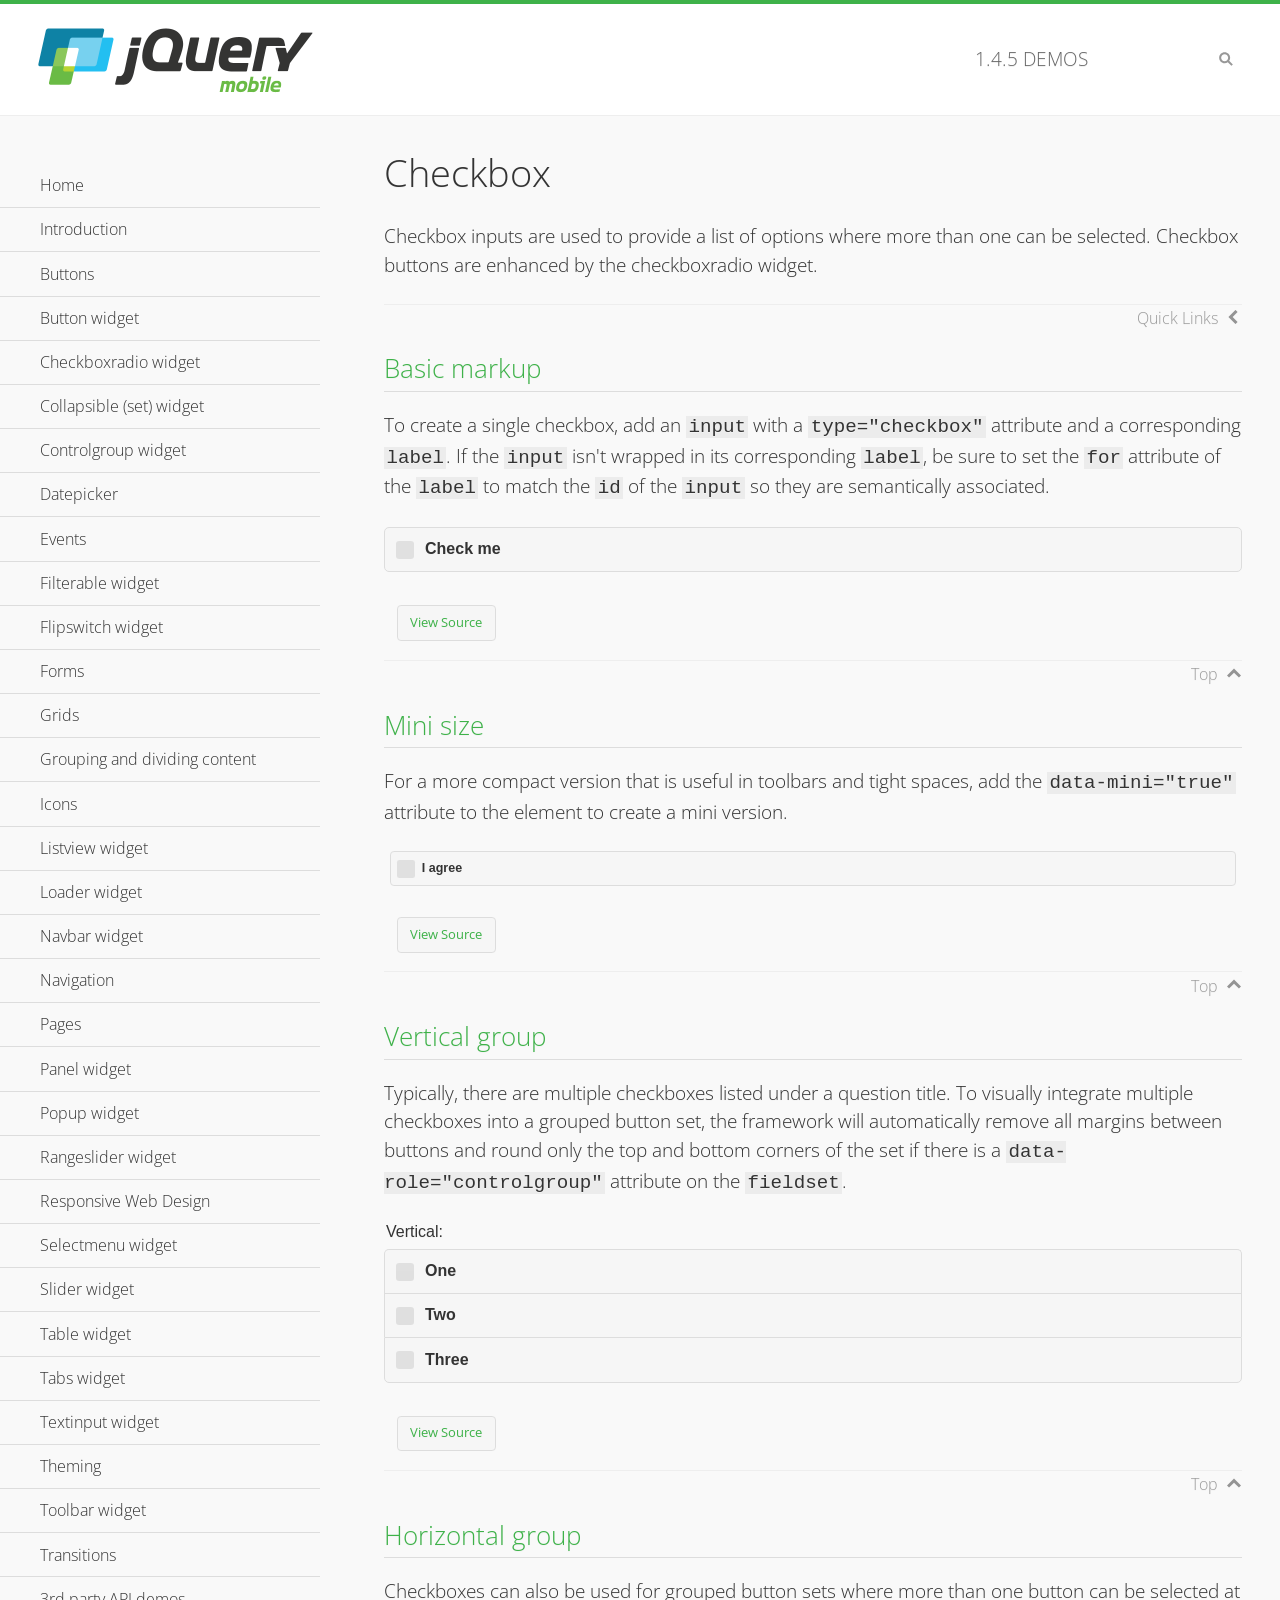
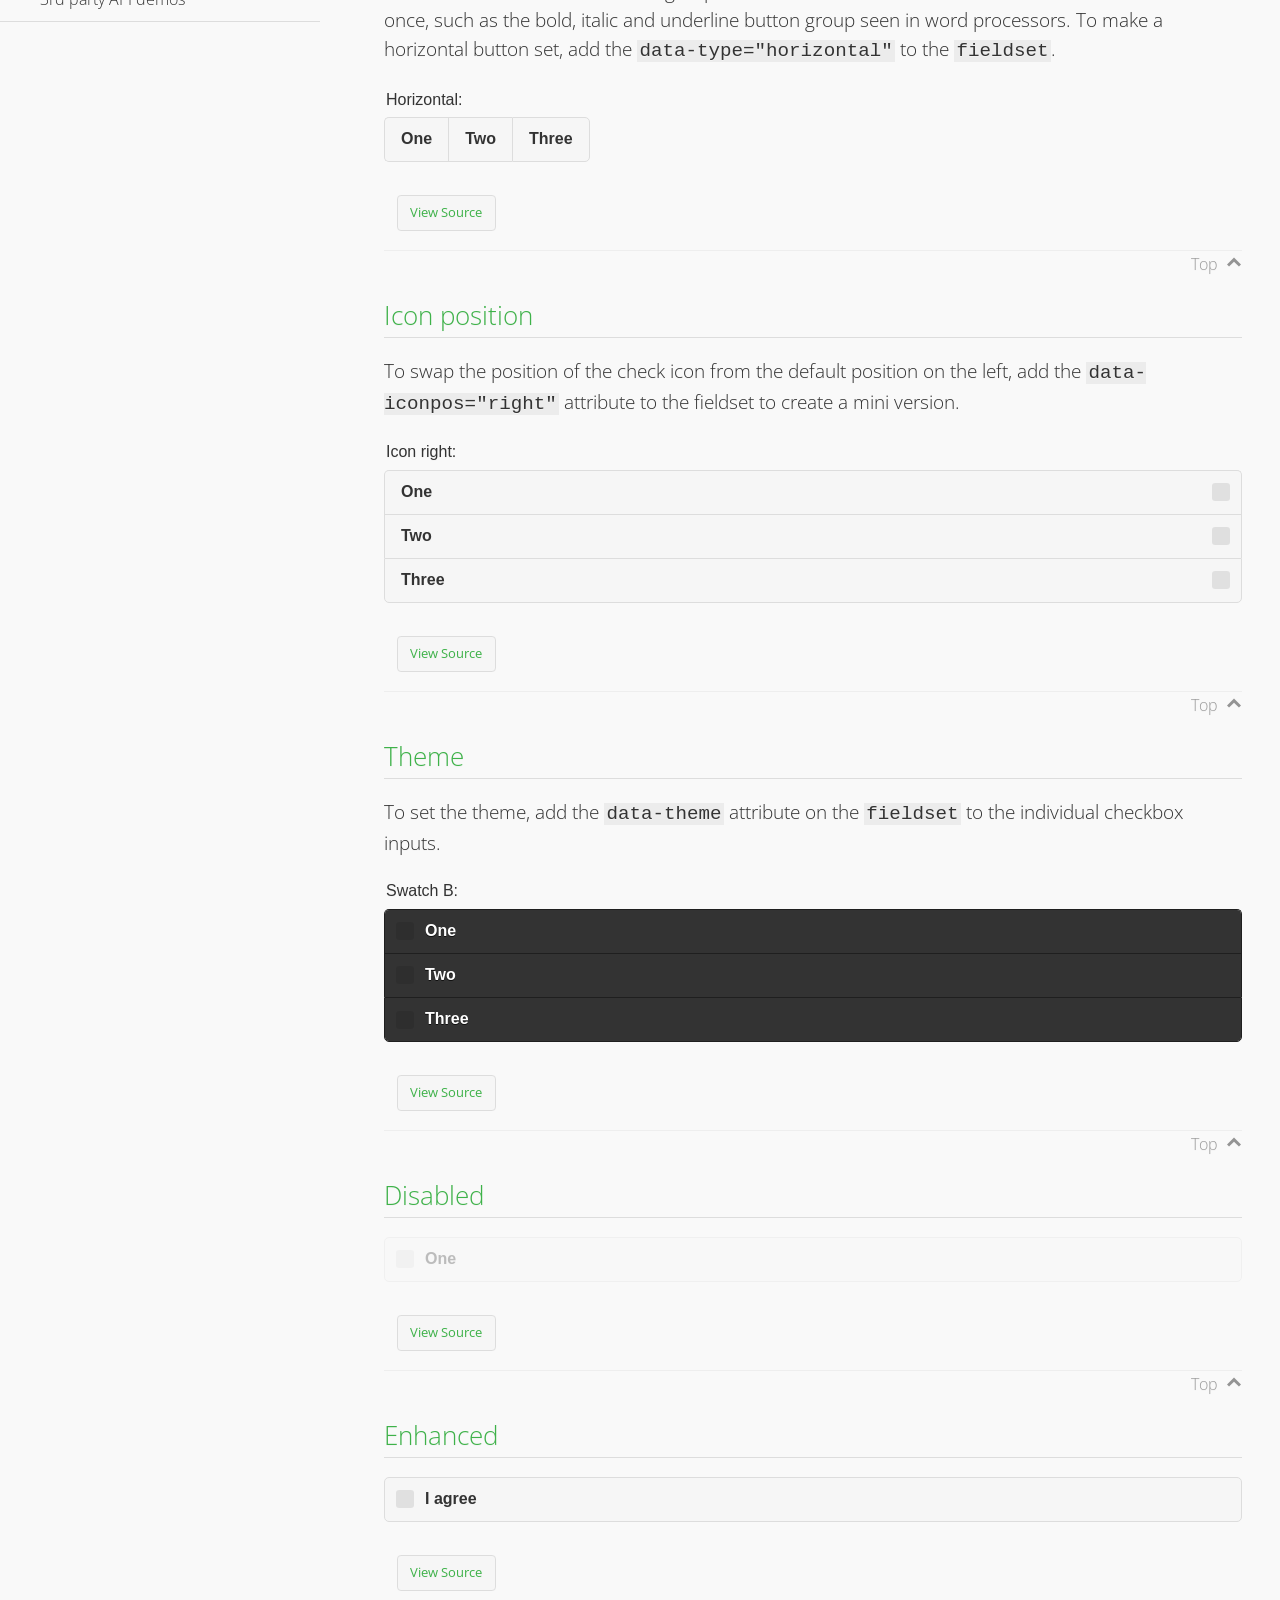
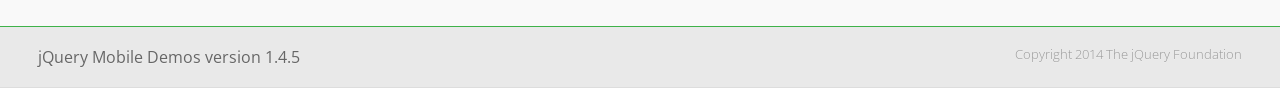
<file: resour/demos/checkboxradio-checkbox/index.html>
<!DOCTYPE html>
<html>
<head>
	<meta charset="utf-8">
	<meta name="viewport" content="width=device-width, initial-scale=1">
	<title>Checkbox - jQuery Mobile Demos</title>
	<link rel="shortcut icon" href="../favicon.ico">
	<link rel="stylesheet" href="http://fonts.googleapis.com/css?family=Open+Sans:300,400,700">
	<link rel="stylesheet" href="../css/themes/default/jquery.mobile-1.4.5.min.css">
	<link rel="stylesheet" href="../_assets/css/jqm-demos.css">
	<script src="../js/jquery.js"></script>
	<script src="../_assets/js/index.js"></script>
	<script src="../js/jquery.mobile-1.4.5.min.js"></script>
</head>
<body>
<div data-role="page" class="jqm-demos" data-quicklinks="true">

	<div data-role="header" class="jqm-header">
		<h2><a href="../" title="jQuery Mobile Demos home"><img src="../_assets/img/jquery-logo.png" alt="jQuery Mobile"></a></h2>
		<p><span class="jqm-version"></span> Demos</p>
		<a href="#" class="jqm-navmenu-link ui-btn ui-btn-icon-notext ui-corner-all ui-icon-bars ui-nodisc-icon ui-alt-icon ui-btn-left">Menu</a>
		<a href="#" class="jqm-search-link ui-btn ui-btn-icon-notext ui-corner-all ui-icon-search ui-nodisc-icon ui-alt-icon ui-btn-right">Search</a>
	</div><!-- /header -->

	<div role="main" class="ui-content jqm-content">

		<h1>Checkbox</h1>

		<p>Checkbox inputs are used to provide a list of options where more than one can be selected. Checkbox buttons are enhanced by the checkboxradio widget.</p>

		<h2>Basic markup</h2>

		<p>To create a single checkbox, add an <code>input</code> with a <code>type="checkbox"</code> attribute and a corresponding <code>label</code>. If the <code>input</code> isn't wrapped in its corresponding <code>label</code>, be sure to set the <code>for</code> attribute of the <code>label</code> to match the <code>id</code> of the <code>input</code> so they are semantically associated.</p>

		<div data-demo-html="true">
			<form>
				<label>
					<input type="checkbox" name="checkbox-0 ">Check me
				</label>
			</form>
		</div><!--/demo-html -->

		<h2>Mini size</h2>

		<p>For a more compact version that is useful in toolbars and tight spaces, add the <code>data-mini="true"</code> attribute to the element to create a mini version. </p>

		<div data-demo-html="true">
			<form>
				<input type="checkbox" name="checkbox-mini-0" id="checkbox-mini-0" data-mini="true">
				<label for="checkbox-mini-0">I agree</label>
			</form>
		</div><!--/demo-html -->

		<h2>Vertical group</h2>

		<p>Typically, there are multiple checkboxes listed under a question title. To visually integrate multiple checkboxes into a grouped button set, the framework will automatically remove all margins between buttons and round only the top and bottom corners of the set if there is a <code> data-role="controlgroup"</code> attribute on the <code>fieldset</code>.</p>

		<div data-demo-html="true">
			<form>
				<fieldset data-role="controlgroup">
					<legend>Vertical:</legend>
					<input type="checkbox" name="checkbox-v-2a" id="checkbox-v-2a">
					<label for="checkbox-v-2a">One</label>
					<input type="checkbox" name="checkbox-v-2b" id="checkbox-v-2b">
					<label for="checkbox-v-2b">Two</label>
					<input type="checkbox" name="checkbox-v-2c" id="checkbox-v-2c">
					<label for="checkbox-v-2c">Three</label>
				</fieldset>
			</form>
		</div><!--/demo-html -->

		<h2>Horizontal group</h2>

		<p>Checkboxes can also be used for grouped button sets where more than one button can be selected at once, such as the bold, italic and underline button group seen in word processors. To make a horizontal button set, add the <code> data-type="horizontal"</code> to the <code>fieldset</code>.</p>

		<div data-demo-html="true">
			<form>
				<fieldset data-role="controlgroup" data-type="horizontal">
					<legend>Horizontal:</legend>
					<input type="checkbox" name="checkbox-h-2a" id="checkbox-h-2a">
					<label for="checkbox-h-2a">One</label>
					<input type="checkbox" name="checkbox-h-2b" id="checkbox-h-2b">
					<label for="checkbox-h-2b">Two</label>
					<input type="checkbox" name="checkbox-h-2c" id="checkbox-h-2c">
					<label for="checkbox-h-2c">Three</label>
				</fieldset>
			</form>
		</div><!--/demo-html -->

		<h2>Icon position</h2>

		<p>To swap the position of the check icon from the default position on the left, add the <code>data-iconpos="right"</code> attribute to the fieldset to create a mini version. </p>

		<div data-demo-html="true">
			<form>
				<fieldset data-role="controlgroup" data-iconpos="right">
					<legend>Icon right:</legend>
					<input type="checkbox" name="checkbox-h-6a" id="checkbox-h-6a">
					<label for="checkbox-h-6a">One</label>
					<input type="checkbox" name="checkbox-h-6b" id="checkbox-h-6b">
					<label for="checkbox-h-6b">Two</label>
					<input type="checkbox" name="checkbox-h-6c" id="checkbox-h-6c">
					<label for="checkbox-h-6c">Three</label>
				</fieldset>
			</form>
		</div><!--/demo-html -->

		<h2>Theme</h2>

		<p>To set the theme, add the <code>data-theme</code> attribute on the <code>fieldset</code> to the individual checkbox inputs.</p>

		<div data-demo-html="true">
			<form>
				<fieldset data-role="controlgroup">
					<legend>Swatch B:</legend>
					<input type="checkbox" name="checkbox-t-2a" id="checkbox-t-2a" data-theme="b">
					<label for="checkbox-t-2a">One</label>
					<input type="checkbox" name="checkbox-t-2b" id="checkbox-t-2b" data-theme="b">
					<label for="checkbox-t-2b">Two</label>
					<input type="checkbox" name="checkbox-t-2c" id="checkbox-t-2c" data-theme="b">
					<label for="checkbox-t-2c">Three</label>
				</fieldset>
			</form>
		</div><!--/demo-html -->

		<h2>Disabled</h2>

		<div data-demo-html="true">
			<form>
				<input disabled type="checkbox" name="checkbox-t-3a" id="checkbox-t-3a" data-theme="a">
				<label for="checkbox-t-3a">One</label>
			</form>
		</div><!--/demo-html -->

		<h2>Enhanced</h2>

		<div data-demo-html="true">
			<div class="ui-checkbox">
				<label for="checkbox-enhanced" class="ui-btn ui-corner-all ui-btn-inherit ui-btn-icon-left ui-checkbox-off">I agree</label>
				<input type="checkbox" name="checkbox-enhanced" id="checkbox-enhanced" data-enhanced="true">
			</div>
		</div><!--/demo-html -->

	</div><!-- /content -->
	    <div data-role="panel" class="jqm-navmenu-panel" data-position="left" data-display="overlay" data-theme="a">
	    	<ul class="jqm-list ui-alt-icon ui-nodisc-icon">
<li data-filtertext="demos homepage" data-icon="home"><a href=".././">Home</a></li>
<li data-filtertext="introduction overview getting started"><a href="../intro/" data-ajax="false">Introduction</a></li>
<li data-filtertext="buttons button markup buttonmarkup method anchor link button element"><a href="../button-markup/" data-ajax="false">Buttons</a></li>
<li data-filtertext="form button widget input button submit reset"><a href="../button/" data-ajax="false">Button widget</a></li>
<li data-role="collapsible" data-enhanced="true" data-collapsed-icon="carat-d" data-expanded-icon="carat-u" data-iconpos="right" data-inset="false" class="ui-collapsible ui-collapsible-themed-content ui-collapsible-collapsed">
	<h3 class="ui-collapsible-heading ui-collapsible-heading-collapsed">
		<a href="#" class="ui-collapsible-heading-toggle ui-btn ui-btn-icon-right ui-btn-inherit ui-icon-carat-d">
		    Checkboxradio widget<span class="ui-collapsible-heading-status"> click to expand contents</span>
		</a>
	</h3>
	<div class="ui-collapsible-content ui-body-inherit ui-collapsible-content-collapsed" aria-hidden="true">
		<ul>
			<li data-filtertext="form checkboxradio widget checkbox input checkboxes controlgroups"><a href="../checkboxradio-checkbox/" data-ajax="false">Checkboxes</a></li>
			<li data-filtertext="form checkboxradio widget radio input radio buttons controlgroups"><a href="../checkboxradio-radio/" data-ajax="false">Radio buttons</a></li>
		</ul>
	</div>
</li>
<li data-role="collapsible" data-enhanced="true" data-collapsed-icon="carat-d" data-expanded-icon="carat-u" data-iconpos="right" data-inset="false" class="ui-collapsible ui-collapsible-themed-content ui-collapsible-collapsed">
	<h3 class="ui-collapsible-heading ui-collapsible-heading-collapsed">
		<a href="#" class="ui-collapsible-heading-toggle ui-btn ui-btn-icon-right ui-btn-inherit ui-icon-carat-d">
			Collapsible (set) widget<span class="ui-collapsible-heading-status"> click to expand contents</span>
		</a>
	</h3>
	<div class="ui-collapsible-content ui-body-inherit ui-collapsible-content-collapsed" aria-hidden="true">
		<ul>
			<li data-filtertext="collapsibles content formatting"><a href="../collapsible/" data-ajax="false">Collapsible</a></li>
			<li data-filtertext="dynamic collapsible set accordion append expand"><a href="../collapsible-dynamic/" data-ajax="false">Dynamic collapsibles</a></li>
			<li data-filtertext="accordions collapsible set widget content formatting grouped collapsibles"><a href="../collapsibleset/" data-ajax="false">Collapsible set</a></li>
		</ul>
	</div>
</li>
<li data-role="collapsible" data-enhanced="true" data-collapsed-icon="carat-d" data-expanded-icon="carat-u" data-iconpos="right" data-inset="false" class="ui-collapsible ui-collapsible-themed-content ui-collapsible-collapsed">
	<h3 class="ui-collapsible-heading ui-collapsible-heading-collapsed">
		<a href="#" class="ui-collapsible-heading-toggle ui-btn ui-btn-icon-right ui-btn-inherit ui-icon-carat-d">
			Controlgroup widget<span class="ui-collapsible-heading-status"> click to expand contents</span>
		</a>
	</h3>
	<div class="ui-collapsible-content ui-body-inherit ui-collapsible-content-collapsed" aria-hidden="true">
		<ul>
			<li data-filtertext="controlgroups selectmenu checkboxradio input grouped buttons horizontal vertical"><a href="../controlgroup/" data-ajax="false">Controlgroup</a></li>
			<li data-filtertext="dynamic controlgroup dynamically add buttons"><a href="../controlgroup-dynamic/" data-ajax="false">Dynamic controlgroups</a></li>
		</ul>
	</div>
</li>
<li data-filtertext="form datepicker widget date input"><a href="../datepicker/" data-ajax="false">Datepicker</a></li>
<li data-role="collapsible" data-enhanced="true" data-collapsed-icon="carat-d" data-expanded-icon="carat-u" data-iconpos="right" data-inset="false" class="ui-collapsible ui-collapsible-themed-content ui-collapsible-collapsed">
	<h3 class="ui-collapsible-heading ui-collapsible-heading-collapsed">
		<a href="#" class="ui-collapsible-heading-toggle ui-btn ui-btn-icon-right ui-btn-inherit ui-icon-carat-d">
			Events<span class="ui-collapsible-heading-status"> click to expand contents</span>
		</a>
	</h3>
	<div class="ui-collapsible-content ui-body-inherit ui-collapsible-content-collapsed" aria-hidden="true">
		<ul>
			<li data-filtertext="swipe to delete list items listviews swipe events"><a href="../swipe-list/" data-ajax="false">Swipe list items</a></li>
			<li data-filtertext="swipe to navigate swipe page navigation swipe events"><a href="../swipe-page/" data-ajax="false">Swipe page navigation</a></li>
		</ul>
	</div>
</li>
<li data-filtertext="filterable filter elements sorting searching listview table"><a href="../filterable/" data-ajax="false">Filterable widget</a></li>
<li data-filtertext="form flipswitch widget flip toggle switch binary select checkbox input"><a href="../flipswitch/" data-ajax="false">Flipswitch widget</a></li>
<li data-role="collapsible" data-enhanced="true" data-collapsed-icon="carat-d" data-expanded-icon="carat-u" data-iconpos="right" data-inset="false" class="ui-collapsible ui-collapsible-themed-content ui-collapsible-collapsed">
	<h3 class="ui-collapsible-heading ui-collapsible-heading-collapsed">
		<a href="#" class="ui-collapsible-heading-toggle ui-btn ui-btn-icon-right ui-btn-inherit ui-icon-carat-d">
			Forms<span class="ui-collapsible-heading-status"> click to expand contents</span>
		</a>
	</h3>
	<div class="ui-collapsible-content ui-body-inherit ui-collapsible-content-collapsed" aria-hidden="true">
		<ul>
			<li data-filtertext="forms text checkbox radio range button submit reset inputs selects textarea slider flipswitch label form elements"><a href="../forms/" data-ajax="false">Forms</a></li>
			<li data-filtertext="form hide labels hidden accessible ui-hidden-accessible forms"><a href="../forms-label-hidden-accessible/" data-ajax="false">Hide labels</a></li>
			<li data-filtertext="form field containers fieldcontain ui-field-contain forms"><a href="../forms-field-contain/" data-ajax="false">Field containers</a></li>
			<li data-filtertext="forms disabled form elements"><a href="../forms-disabled/" data-ajax="false">Forms disabled</a></li>
			<li data-filtertext="forms gallery examples overview forms text checkbox radio range button submit reset inputs selects textarea slider flipswitch label form elements"><a href="../forms-gallery/" data-ajax="false">Forms gallery</a></li>
		</ul>
	</div>
</li>
<li data-role="collapsible" data-enhanced="true" data-collapsed-icon="carat-d" data-expanded-icon="carat-u" data-iconpos="right" data-inset="false" class="ui-collapsible ui-collapsible-themed-content ui-collapsible-collapsed">
	<h3 class="ui-collapsible-heading ui-collapsible-heading-collapsed">
		<a href="#" class="ui-collapsible-heading-toggle ui-btn ui-btn-icon-right ui-btn-inherit ui-icon-carat-d">
			Grids<span class="ui-collapsible-heading-status"> click to expand contents</span>
		</a>
	</h3>
	<div class="ui-collapsible-content ui-body-inherit ui-collapsible-content-collapsed" aria-hidden="true">
		<ul>
			<li data-filtertext="grids columns blocks content formatting rwd responsive css framework"><a href="../grids/" data-ajax="false">Grids</a></li>
			<li data-filtertext="buttons in grids css framework"><a href="../grids-buttons/" data-ajax="false">Buttons in grids</a></li>
			<li data-filtertext="custom responsive grids rwd css framework"><a href="../grids-custom-responsive/" data-ajax="false">Custom responsive grids</a></li>
		</ul>
	</div>
</li>
<li data-filtertext="blocks content formatting sections heading"><a href="../body-bar-classes/" data-ajax="false">Grouping and dividing content</a></li>
<li data-role="collapsible" data-enhanced="true" data-collapsed-icon="carat-d" data-expanded-icon="carat-u" data-iconpos="right" data-inset="false" class="ui-collapsible ui-collapsible-themed-content ui-collapsible-collapsed">
	<h3 class="ui-collapsible-heading ui-collapsible-heading-collapsed">
		<a href="#" class="ui-collapsible-heading-toggle ui-btn ui-btn-icon-right ui-btn-inherit ui-icon-carat-d">
			Icons<span class="ui-collapsible-heading-status"> click to expand contents</span>
		</a>
	</h3>
	<div class="ui-collapsible-content ui-body-inherit ui-collapsible-content-collapsed" aria-hidden="true">
		<ul>
			<li data-filtertext="button icons svg disc alt custom icon position"><a href="../icons/" data-ajax="false">Icons</a></li>
			<li data-filtertext=""><a href="../icons-grunticon/" data-ajax="false">Grunticon loader</a></li>
		</ul>
	</div>
</li>
<li data-role="collapsible" data-enhanced="true" data-collapsed-icon="carat-d" data-expanded-icon="carat-u" data-iconpos="right" data-inset="false" class="ui-collapsible ui-collapsible-themed-content ui-collapsible-collapsed">
	<h3 class="ui-collapsible-heading ui-collapsible-heading-collapsed">
		<a href="#" class="ui-collapsible-heading-toggle ui-btn ui-btn-icon-right ui-btn-inherit ui-icon-carat-d">
			Listview widget<span class="ui-collapsible-heading-status"> click to expand contents</span>
		</a>
	</h3>
	<div class="ui-collapsible-content ui-body-inherit ui-collapsible-content-collapsed" aria-hidden="true">
		<ul>
			<li data-filtertext="listview widget thumbnails icons nested split button collapsible ul ol"><a href="../listview/" data-ajax="false">Listview</a></li>
			<li data-filtertext="autocomplete filterable reveal listview filtertextbeforefilter placeholder"><a href="../listview-autocomplete/" data-ajax="false">Listview autocomplete</a></li>
			<li data-filtertext="autocomplete filterable reveal listview remote data filtertextbeforefilter placeholder"><a href="../listview-autocomplete-remote/" data-ajax="false">Listview autocomplete remote data</a></li>
			<li data-filtertext="autodividers anchor jump scroll linkbars listview lists ul ol"><a href="../listview-autodividers-linkbar/" data-ajax="false">Listview autodividers linkbar</a></li>
			<li data-filtertext="listview autodividers selector autodividersselector lists ul ol"><a href="../listview-autodividers-selector/" data-ajax="false">Listview autodividers selector</a></li>
			<li data-filtertext="listview nested list items"><a href="../listview-nested-lists/" data-ajax="false">Nested Listviews</a></li>
			<li data-filtertext="listview collapsible list items flat"><a href="../listview-collapsible-item-flat/" data-ajax="false">Listview collapsible list items (flat)</a></li>
			<li data-filtertext="listview collapsible list indented"><a href="../listview-collapsible-item-indented/" data-ajax="false">Listview collapsible list items (indented)</a></li>
			<li data-filtertext="grid listview responsive grids responsive listviews lists ul"><a href="../listview-grid/" data-ajax="false">Listview responsive grid</a></li>
		</ul>
	</div>
</li>
<li data-filtertext="loader widget page loading navigation overlay spinner"><a href="../loader/" data-ajax="false">Loader widget</a></li>
<li data-filtertext="navbar widget navmenu toolbars header footer"><a href="../navbar/" data-ajax="false">Navbar widget</a></li>
<li data-role="collapsible" data-enhanced="true" data-collapsed-icon="carat-d" data-expanded-icon="carat-u" data-iconpos="right" data-inset="false" class="ui-collapsible ui-collapsible-themed-content ui-collapsible-collapsed">
	<h3 class="ui-collapsible-heading ui-collapsible-heading-collapsed">
		<a href="#" class="ui-collapsible-heading-toggle ui-btn ui-btn-icon-right ui-btn-inherit ui-icon-carat-d">
			Navigation<span class="ui-collapsible-heading-status"> click to expand contents</span>
		</a>
	</h3>
	<div class="ui-collapsible-content ui-body-inherit ui-collapsible-content-collapsed" aria-hidden="true">
		<ul>
			<li data-filtertext="ajax navigation navigate widget history event method"><a href="../navigation/" data-ajax="false">Navigation</a></li>
			<li data-filtertext="linking pages page links navigation ajax prefetch cache"><a href="../navigation-linking-pages/" data-ajax="false">Linking pages</a></li>
			<!-- <li data-filtertext="php redirect server redirection server-side navigation"><a href="../navigation-php-redirect/" data-ajax="false">PHP redirect demo</a></li>-->
			<li data-filtertext="navigation redirection hash query"><a href="../navigation-hash-processing/" data-ajax="false">Hash processing demo</a></li>
			<li data-filtertext="navigation redirection hash query"><a href="../page-events/" data-ajax="false">Page Navigation Events</a></li>
		</ul>
	</div>
</li>
<li data-role="collapsible" data-enhanced="true" data-collapsed-icon="carat-d" data-expanded-icon="carat-u" data-iconpos="right" data-inset="false" class="ui-collapsible ui-collapsible-themed-content ui-collapsible-collapsed">
	<h3 class="ui-collapsible-heading ui-collapsible-heading-collapsed">
		<a href="#" class="ui-collapsible-heading-toggle ui-btn ui-btn-icon-right ui-btn-inherit ui-icon-carat-d">
			Pages<span class="ui-collapsible-heading-status"> click to expand contents</span>
		</a>
	</h3>
	<div class="ui-collapsible-content ui-body-inherit ui-collapsible-content-collapsed" aria-hidden="true">
		<ul>
			<li data-filtertext="pages page widget ajax navigation"><a href="../pages/" data-ajax="false">Pages</a></li>
			<li data-filtertext="single page"><a href="../pages-single-page/" data-ajax="false">Single page</a></li>
			<li data-filtertext="multipage multi-page page"><a href="../pages-multi-page/" data-ajax="false">Multi-page template</a></li>
			<li data-filtertext="dialog page widget modal popup"><a href="../pages-dialog/" data-ajax="false">Dialog page</a></li>
		</ul>
	</div>
</li>
<li data-role="collapsible" data-enhanced="true" data-collapsed-icon="carat-d" data-expanded-icon="carat-u" data-iconpos="right" data-inset="false" class="ui-collapsible ui-collapsible-themed-content ui-collapsible-collapsed">
	<h3 class="ui-collapsible-heading ui-collapsible-heading-collapsed">
		<a href="#" class="ui-collapsible-heading-toggle ui-btn ui-btn-icon-right ui-btn-inherit ui-icon-carat-d">
			Panel widget<span class="ui-collapsible-heading-status"> click to expand contents</span>
		</a>
	</h3>
	<div class="ui-collapsible-content ui-body-inherit ui-collapsible-content-collapsed" aria-hidden="true">
		<ul>
			<li data-filtertext="panel widget sliding panels reveal push overlay responsive"><a href="../panel/" data-ajax="false">Panel</a></li>
			<li data-filtertext=""><a href="../panel-external/" data-ajax="false">External panels</a></li>
			<li data-filtertext="panel "><a href="../panel-fixed/" data-ajax="false">Fixed panels</a></li>
			<li data-filtertext="panel slide panels sliding panels shadow rwd responsive breakpoint"><a href="../panel-responsive/" data-ajax="false">Panels responsive</a></li>
			<li data-filtertext="panel custom style custom panel width reveal shadow listview panel styling page background wrapper"><a href="../panel-styling/" data-ajax="false">Custom panel style</a></li>
			<li data-filtertext="panel open on swipe"><a href="../panel-swipe-open/" data-ajax="false">Panel open on swipe</a></li>
			<li data-filtertext="panels outside page internal external toolbars"><a href="../panel-external-internal/" data-ajax="false">Panel external and internal</a></li>
		</ul>
	</div>
</li>
<li data-role="collapsible" data-enhanced="true" data-collapsed-icon="carat-d" data-expanded-icon="carat-u" data-iconpos="right" data-inset="false" class="ui-collapsible ui-collapsible-themed-content ui-collapsible-collapsed">
	<h3 class="ui-collapsible-heading ui-collapsible-heading-collapsed">
		<a href="#" class="ui-collapsible-heading-toggle ui-btn ui-btn-icon-right ui-btn-inherit ui-icon-carat-d">
			Popup widget<span class="ui-collapsible-heading-status"> click to expand contents</span>
		</a>
	</h3>
	<div class="ui-collapsible-content ui-body-inherit ui-collapsible-content-collapsed" aria-hidden="true">
		<ul>
			<li data-filtertext="popup widget popups dialog modal transition tooltip lightbox form overlay screen flip pop fade transition"><a href="../popup/" data-ajax="false">Popup</a></li>
			<li data-filtertext="popup alignment position"><a href="../popup-alignment/" data-ajax="false">Popup alignment</a></li>
			<li data-filtertext="popup arrow size popups popover"><a href="../popup-arrow-size/" data-ajax="false">Popup arrow size</a></li>
			<li data-filtertext="dynamic popups popup images lightbox"><a href="../popup-dynamic/" data-ajax="false">Dynamic popups</a></li>
			<li data-filtertext="popups with iframes scaling"><a href="../popup-iframe/" data-ajax="false">Popups with iframes</a></li>
			<li data-filtertext="popup image scaling"><a href="../popup-image-scaling/" data-ajax="false">Popup image scaling</a></li>
			<li data-filtertext="external popup outside multi-page"><a href="../popup-outside-multipage/" data-ajax="false">Popup outside multi-page</a></li>
		</ul>
	</div>
</li>
<li data-filtertext="form rangeslider widget dual sliders dual handle sliders range input"><a href="../rangeslider/" data-ajax="false">Rangeslider widget</a></li>
<li data-filtertext="responsive web design rwd adaptive progressive enhancement PE accessible mobile breakpoints media query media queries"><a href="../rwd/" data-ajax="false">Responsive Web Design</a></li>
<li data-role="collapsible" data-enhanced="true" data-collapsed-icon="carat-d" data-expanded-icon="carat-u" data-iconpos="right" data-inset="false" class="ui-collapsible ui-collapsible-themed-content ui-collapsible-collapsed">
	<h3 class="ui-collapsible-heading ui-collapsible-heading-collapsed">
		<a href="#" class="ui-collapsible-heading-toggle ui-btn ui-btn-icon-right ui-btn-inherit ui-icon-carat-d">
			Selectmenu widget<span class="ui-collapsible-heading-status"> click to expand contents</span>
		</a>
	</h3>
	<div class="ui-collapsible-content ui-body-inherit ui-collapsible-content-collapsed" aria-hidden="true">
		<ul>
			<li data-filtertext="form selectmenu widget select input custom select menu selects"><a href="../selectmenu/" data-ajax="false">Selectmenu</a></li>
			<li data-filtertext="form custom select menu selectmenu widget custom menu option optgroup multiple selects"><a href="../selectmenu-custom/" data-ajax="false">Custom select menu</a></li>
			<li data-filtertext="filterable select filter popup dialog"><a href="../selectmenu-custom-filter/" data-ajax="false">Custom select menu with filter</a></li>
		</ul>
	</div>
</li>
<li data-role="collapsible" data-enhanced="true" data-collapsed-icon="carat-d" data-expanded-icon="carat-u" data-iconpos="right" data-inset="false" class="ui-collapsible ui-collapsible-themed-content ui-collapsible-collapsed">
	<h3 class="ui-collapsible-heading ui-collapsible-heading-collapsed">
		<a href="#" class="ui-collapsible-heading-toggle ui-btn ui-btn-icon-right ui-btn-inherit ui-icon-carat-d">
			Slider widget<span class="ui-collapsible-heading-status"> click to expand contents</span>
		</a>
	</h3>
	<div class="ui-collapsible-content ui-body-inherit ui-collapsible-content-collapsed" aria-hidden="true">
		<ul>
			<li data-filtertext="form slider widget range input single sliders"><a href="../slider/" data-ajax="false">Slider</a></li>
			<li data-filtertext="form slider widget flipswitch slider binary select flip toggle switch"><a href="../slider-flipswitch/" data-ajax="false">Slider flip toggle switch</a></li>
			<li data-filtertext="form slider tooltip handle value input range sliders"><a href="../slider-tooltip/" data-ajax="false">Slider tooltip</a></li>
		</ul>
	</div>
</li>
<li data-role="collapsible" data-enhanced="true" data-collapsed-icon="carat-d" data-expanded-icon="carat-u" data-iconpos="right" data-inset="false" class="ui-collapsible ui-collapsible-themed-content ui-collapsible-collapsed">
	<h3 class="ui-collapsible-heading ui-collapsible-heading-collapsed">
		<a href="#" class="ui-collapsible-heading-toggle ui-btn ui-btn-icon-right ui-btn-inherit ui-icon-carat-d">
			Table widget<span class="ui-collapsible-heading-status"> click to expand contents</span>
		</a>
	</h3>
	<div class="ui-collapsible-content ui-body-inherit ui-collapsible-content-collapsed" aria-hidden="true">
		<ul>
			<li data-filtertext="table widget reflow column toggle th td responsive tables rwd hide show tabular"><a href="../table-column-toggle/" data-ajax="false">Table Column Toggle</a></li>
			<li data-filtertext="table column toggle phone comparison demo"><a href="../table-column-toggle-example/" data-ajax="false">Table Column Toggle demo</a></li>
			<li data-filtertext="responsive tables table column toggle heading groups rwd breakpoint"><a href="../table-column-toggle-heading-groups/" data-ajax="false">Table Column Toggle heading groups</a></li>
			<li data-filtertext="responsive tables table column toggle hide rwd breakpoint customization options"><a href="../table-column-toggle-options/" data-ajax="false">Table Column Toggle options</a></li>
			<li data-filtertext="table reflow th td responsive rwd columns tabular"><a href="../table-reflow/" data-ajax="false">Table Reflow</a></li>
			<li data-filtertext="responsive tables table reflow heading groups rwd breakpoint"><a href="../table-reflow-heading-groups/" data-ajax="false">Table Reflow heading groups</a></li>
			<li data-filtertext="responsive tables table reflow stripes strokes table style"><a href="../table-reflow-stripes-strokes/" data-ajax="false">Table Reflow stripes and strokes</a></li>
			<li data-filtertext="responsive tables table reflow stack custom styles"><a href="../table-reflow-styling/" data-ajax="false">Table Reflow custom styles</a></li>
		</ul>
	</div>
</li>
<li data-filtertext="ui tabs widget"><a href="../tabs/" data-ajax="false">Tabs widget</a></li>
<li data-filtertext="form textinput widget text input textarea number date time tel email file color password"><a href="../textinput/" data-ajax="false">Textinput widget</a></li>
<li data-role="collapsible" data-enhanced="true" data-collapsed-icon="carat-d" data-expanded-icon="carat-u" data-iconpos="right" data-inset="false" class="ui-collapsible ui-collapsible-themed-content ui-collapsible-collapsed">
	<h3 class="ui-collapsible-heading ui-collapsible-heading-collapsed">
		<a href="#" class="ui-collapsible-heading-toggle ui-btn ui-btn-icon-right ui-btn-inherit ui-icon-carat-d">
			Theming<span class="ui-collapsible-heading-status"> click to expand contents</span>
		</a>
	</h3>
	<div class="ui-collapsible-content ui-body-inherit ui-collapsible-content-collapsed" aria-hidden="true">
		<ul>
			<li data-filtertext="default theme swatches theming style css"><a href="../theme-default/" data-ajax="false">Default theme</a></li>
			<li data-filtertext="classic theme old theme swatches theming style css"><a href="../theme-classic/" data-ajax="false">Classic theme</a></li>
		</ul>
	</div>
</li>
<li data-role="collapsible" data-enhanced="true" data-collapsed-icon="carat-d" data-expanded-icon="carat-u" data-iconpos="right" data-inset="false" class="ui-collapsible ui-collapsible-themed-content ui-collapsible-collapsed">
	<h3 class="ui-collapsible-heading ui-collapsible-heading-collapsed">
		<a href="#" class="ui-collapsible-heading-toggle ui-btn ui-btn-icon-right ui-btn-inherit ui-icon-carat-d">
			Toolbar widget<span class="ui-collapsible-heading-status"> click to expand contents</span>
		</a>
	</h3>
	<div class="ui-collapsible-content ui-body-inherit ui-collapsible-content-collapsed" aria-hidden="true">
		<ul>
			<li data-filtertext="toolbar widget header footer toolbars fixed fullscreen external sections"><a href="../toolbar/" data-ajax="false">Toolbar</a></li>
			<li data-filtertext="dynamic toolbars dynamically add toolbar header footer"><a href="../toolbar-dynamic/" data-ajax="false">Dynamic toolbars</a></li>
			<li data-filtertext="external toolbars header footer"><a href="../toolbar-external/" data-ajax="false">External toolbars</a></li>
			<li data-filtertext="fixed toolbars header footer"><a href="../toolbar-fixed/" data-ajax="false">Fixed toolbars</a></li>
			<li data-filtertext="fixed fullscreen toolbars header footer"><a href="../toolbar-fixed-fullscreen/" data-ajax="false">Fullscreen toolbars</a></li>
			<li data-filtertext="external fixed toolbars header footer"><a href="../toolbar-fixed-external/" data-ajax="false">Fixed external toolbars</a></li>
			<li data-filtertext="external persistent toolbars header footer navbar navmenu"><a href="../toolbar-fixed-persistent/" data-ajax="false">Persistent toolbars</a></li>
			<li data-filtertext="external ajax optimized toolbars persistent toolbars header footer navbar"><a href="../toolbar-fixed-persistent-optimized/" data-ajax="false">Ajax optimized toolbars</a></li>
			<li data-filtertext="form in toolbars header footer"><a href="../toolbar-fixed-forms/" data-ajax="false">Form in toolbar</a></li>
		</ul>
	</div>
</li>
<li data-filtertext="page transitions animated pages popup navigation flip slide fade pop"><a href="../transitions/" data-ajax="false">Transitions</a></li>
<li data-role="collapsible" data-enhanced="true" data-collapsed-icon="carat-d" data-expanded-icon="carat-u" data-iconpos="right" data-inset="false" class="ui-collapsible ui-collapsible-themed-content ui-collapsible-collapsed">
	<h3 class="ui-collapsible-heading ui-collapsible-heading-collapsed">
		<a href="#" class="ui-collapsible-heading-toggle ui-btn ui-btn-icon-right ui-btn-inherit ui-icon-carat-d">
			3rd party API demos<span class="ui-collapsible-heading-status"> click to expand contents</span>
		</a>
	</h3>
	<div class="ui-collapsible-content ui-body-inherit ui-collapsible-content-collapsed" aria-hidden="true">
		<ul>
			<li data-filtertext="backbone requirejs navigation router"><a href="../backbone-requirejs/" data-ajax="false">Backbone RequireJS</a></li>
			<li data-filtertext="google maps geolocation demo"><a href="../map-geolocation/" data-ajax="false">Google Maps geolocation</a></li>
			<li data-filtertext="google maps hybrid"><a href="../map-list-toggle/" data-ajax="false">Google Maps list toggle</a></li>
		</ul>
	</div>
</li>



		     </ul>
		</div><!-- /panel -->


	<div data-role="footer" data-position="fixed" data-tap-toggle="false" class="jqm-footer">
		<p>jQuery Mobile Demos version <span class="jqm-version"></span></p>
		<p>Copyright 2014 The jQuery Foundation</p>
	</div><!-- /footer -->
	<!-- TODO: This should become an external panel so we can add input to markup (unique ID) -->
    <div data-role="panel" class="jqm-search-panel" data-position="right" data-display="overlay" data-theme="a">
		<div class="jqm-search">
			<ul class="jqm-list" data-filter-placeholder="Search demos..." data-filter-reveal="true">
<li data-filtertext="demos homepage" data-icon="home"><a href=".././">Home</a></li>
<li data-filtertext="introduction overview getting started"><a href="../intro/" data-ajax="false">Introduction</a></li>
<li data-filtertext="buttons button markup buttonmarkup method anchor link button element"><a href="../button-markup/" data-ajax="false">Buttons</a></li>
<li data-filtertext="form button widget input button submit reset"><a href="../button/" data-ajax="false">Button widget</a></li>
<li data-role="collapsible" data-enhanced="true" data-collapsed-icon="carat-d" data-expanded-icon="carat-u" data-iconpos="right" data-inset="false" class="ui-collapsible ui-collapsible-themed-content ui-collapsible-collapsed">
	<h3 class="ui-collapsible-heading ui-collapsible-heading-collapsed">
		<a href="#" class="ui-collapsible-heading-toggle ui-btn ui-btn-icon-right ui-btn-inherit ui-icon-carat-d">
		    Checkboxradio widget<span class="ui-collapsible-heading-status"> click to expand contents</span>
		</a>
	</h3>
	<div class="ui-collapsible-content ui-body-inherit ui-collapsible-content-collapsed" aria-hidden="true">
		<ul>
			<li data-filtertext="form checkboxradio widget checkbox input checkboxes controlgroups"><a href="../checkboxradio-checkbox/" data-ajax="false">Checkboxes</a></li>
			<li data-filtertext="form checkboxradio widget radio input radio buttons controlgroups"><a href="../checkboxradio-radio/" data-ajax="false">Radio buttons</a></li>
		</ul>
	</div>
</li>
<li data-role="collapsible" data-enhanced="true" data-collapsed-icon="carat-d" data-expanded-icon="carat-u" data-iconpos="right" data-inset="false" class="ui-collapsible ui-collapsible-themed-content ui-collapsible-collapsed">
	<h3 class="ui-collapsible-heading ui-collapsible-heading-collapsed">
		<a href="#" class="ui-collapsible-heading-toggle ui-btn ui-btn-icon-right ui-btn-inherit ui-icon-carat-d">
			Collapsible (set) widget<span class="ui-collapsible-heading-status"> click to expand contents</span>
		</a>
	</h3>
	<div class="ui-collapsible-content ui-body-inherit ui-collapsible-content-collapsed" aria-hidden="true">
		<ul>
			<li data-filtertext="collapsibles content formatting"><a href="../collapsible/" data-ajax="false">Collapsible</a></li>
			<li data-filtertext="dynamic collapsible set accordion append expand"><a href="../collapsible-dynamic/" data-ajax="false">Dynamic collapsibles</a></li>
			<li data-filtertext="accordions collapsible set widget content formatting grouped collapsibles"><a href="../collapsibleset/" data-ajax="false">Collapsible set</a></li>
		</ul>
	</div>
</li>
<li data-role="collapsible" data-enhanced="true" data-collapsed-icon="carat-d" data-expanded-icon="carat-u" data-iconpos="right" data-inset="false" class="ui-collapsible ui-collapsible-themed-content ui-collapsible-collapsed">
	<h3 class="ui-collapsible-heading ui-collapsible-heading-collapsed">
		<a href="#" class="ui-collapsible-heading-toggle ui-btn ui-btn-icon-right ui-btn-inherit ui-icon-carat-d">
			Controlgroup widget<span class="ui-collapsible-heading-status"> click to expand contents</span>
		</a>
	</h3>
	<div class="ui-collapsible-content ui-body-inherit ui-collapsible-content-collapsed" aria-hidden="true">
		<ul>
			<li data-filtertext="controlgroups selectmenu checkboxradio input grouped buttons horizontal vertical"><a href="../controlgroup/" data-ajax="false">Controlgroup</a></li>
			<li data-filtertext="dynamic controlgroup dynamically add buttons"><a href="../controlgroup-dynamic/" data-ajax="false">Dynamic controlgroups</a></li>
		</ul>
	</div>
</li>
<li data-filtertext="form datepicker widget date input"><a href="../datepicker/" data-ajax="false">Datepicker</a></li>
<li data-role="collapsible" data-enhanced="true" data-collapsed-icon="carat-d" data-expanded-icon="carat-u" data-iconpos="right" data-inset="false" class="ui-collapsible ui-collapsible-themed-content ui-collapsible-collapsed">
	<h3 class="ui-collapsible-heading ui-collapsible-heading-collapsed">
		<a href="#" class="ui-collapsible-heading-toggle ui-btn ui-btn-icon-right ui-btn-inherit ui-icon-carat-d">
			Events<span class="ui-collapsible-heading-status"> click to expand contents</span>
		</a>
	</h3>
	<div class="ui-collapsible-content ui-body-inherit ui-collapsible-content-collapsed" aria-hidden="true">
		<ul>
			<li data-filtertext="swipe to delete list items listviews swipe events"><a href="../swipe-list/" data-ajax="false">Swipe list items</a></li>
			<li data-filtertext="swipe to navigate swipe page navigation swipe events"><a href="../swipe-page/" data-ajax="false">Swipe page navigation</a></li>
		</ul>
	</div>
</li>
<li data-filtertext="filterable filter elements sorting searching listview table"><a href="../filterable/" data-ajax="false">Filterable widget</a></li>
<li data-filtertext="form flipswitch widget flip toggle switch binary select checkbox input"><a href="../flipswitch/" data-ajax="false">Flipswitch widget</a></li>
<li data-role="collapsible" data-enhanced="true" data-collapsed-icon="carat-d" data-expanded-icon="carat-u" data-iconpos="right" data-inset="false" class="ui-collapsible ui-collapsible-themed-content ui-collapsible-collapsed">
	<h3 class="ui-collapsible-heading ui-collapsible-heading-collapsed">
		<a href="#" class="ui-collapsible-heading-toggle ui-btn ui-btn-icon-right ui-btn-inherit ui-icon-carat-d">
			Forms<span class="ui-collapsible-heading-status"> click to expand contents</span>
		</a>
	</h3>
	<div class="ui-collapsible-content ui-body-inherit ui-collapsible-content-collapsed" aria-hidden="true">
		<ul>
			<li data-filtertext="forms text checkbox radio range button submit reset inputs selects textarea slider flipswitch label form elements"><a href="../forms/" data-ajax="false">Forms</a></li>
			<li data-filtertext="form hide labels hidden accessible ui-hidden-accessible forms"><a href="../forms-label-hidden-accessible/" data-ajax="false">Hide labels</a></li>
			<li data-filtertext="form field containers fieldcontain ui-field-contain forms"><a href="../forms-field-contain/" data-ajax="false">Field containers</a></li>
			<li data-filtertext="forms disabled form elements"><a href="../forms-disabled/" data-ajax="false">Forms disabled</a></li>
			<li data-filtertext="forms gallery examples overview forms text checkbox radio range button submit reset inputs selects textarea slider flipswitch label form elements"><a href="../forms-gallery/" data-ajax="false">Forms gallery</a></li>
		</ul>
	</div>
</li>
<li data-role="collapsible" data-enhanced="true" data-collapsed-icon="carat-d" data-expanded-icon="carat-u" data-iconpos="right" data-inset="false" class="ui-collapsible ui-collapsible-themed-content ui-collapsible-collapsed">
	<h3 class="ui-collapsible-heading ui-collapsible-heading-collapsed">
		<a href="#" class="ui-collapsible-heading-toggle ui-btn ui-btn-icon-right ui-btn-inherit ui-icon-carat-d">
			Grids<span class="ui-collapsible-heading-status"> click to expand contents</span>
		</a>
	</h3>
	<div class="ui-collapsible-content ui-body-inherit ui-collapsible-content-collapsed" aria-hidden="true">
		<ul>
			<li data-filtertext="grids columns blocks content formatting rwd responsive css framework"><a href="../grids/" data-ajax="false">Grids</a></li>
			<li data-filtertext="buttons in grids css framework"><a href="../grids-buttons/" data-ajax="false">Buttons in grids</a></li>
			<li data-filtertext="custom responsive grids rwd css framework"><a href="../grids-custom-responsive/" data-ajax="false">Custom responsive grids</a></li>
		</ul>
	</div>
</li>
<li data-filtertext="blocks content formatting sections heading"><a href="../body-bar-classes/" data-ajax="false">Grouping and dividing content</a></li>
<li data-role="collapsible" data-enhanced="true" data-collapsed-icon="carat-d" data-expanded-icon="carat-u" data-iconpos="right" data-inset="false" class="ui-collapsible ui-collapsible-themed-content ui-collapsible-collapsed">
	<h3 class="ui-collapsible-heading ui-collapsible-heading-collapsed">
		<a href="#" class="ui-collapsible-heading-toggle ui-btn ui-btn-icon-right ui-btn-inherit ui-icon-carat-d">
			Icons<span class="ui-collapsible-heading-status"> click to expand contents</span>
		</a>
	</h3>
	<div class="ui-collapsible-content ui-body-inherit ui-collapsible-content-collapsed" aria-hidden="true">
		<ul>
			<li data-filtertext="button icons svg disc alt custom icon position"><a href="../icons/" data-ajax="false">Icons</a></li>
			<li data-filtertext=""><a href="../icons-grunticon/" data-ajax="false">Grunticon loader</a></li>
		</ul>
	</div>
</li>
<li data-role="collapsible" data-enhanced="true" data-collapsed-icon="carat-d" data-expanded-icon="carat-u" data-iconpos="right" data-inset="false" class="ui-collapsible ui-collapsible-themed-content ui-collapsible-collapsed">
	<h3 class="ui-collapsible-heading ui-collapsible-heading-collapsed">
		<a href="#" class="ui-collapsible-heading-toggle ui-btn ui-btn-icon-right ui-btn-inherit ui-icon-carat-d">
			Listview widget<span class="ui-collapsible-heading-status"> click to expand contents</span>
		</a>
	</h3>
	<div class="ui-collapsible-content ui-body-inherit ui-collapsible-content-collapsed" aria-hidden="true">
		<ul>
			<li data-filtertext="listview widget thumbnails icons nested split button collapsible ul ol"><a href="../listview/" data-ajax="false">Listview</a></li>
			<li data-filtertext="autocomplete filterable reveal listview filtertextbeforefilter placeholder"><a href="../listview-autocomplete/" data-ajax="false">Listview autocomplete</a></li>
			<li data-filtertext="autocomplete filterable reveal listview remote data filtertextbeforefilter placeholder"><a href="../listview-autocomplete-remote/" data-ajax="false">Listview autocomplete remote data</a></li>
			<li data-filtertext="autodividers anchor jump scroll linkbars listview lists ul ol"><a href="../listview-autodividers-linkbar/" data-ajax="false">Listview autodividers linkbar</a></li>
			<li data-filtertext="listview autodividers selector autodividersselector lists ul ol"><a href="../listview-autodividers-selector/" data-ajax="false">Listview autodividers selector</a></li>
			<li data-filtertext="listview nested list items"><a href="../listview-nested-lists/" data-ajax="false">Nested Listviews</a></li>
			<li data-filtertext="listview collapsible list items flat"><a href="../listview-collapsible-item-flat/" data-ajax="false">Listview collapsible list items (flat)</a></li>
			<li data-filtertext="listview collapsible list indented"><a href="../listview-collapsible-item-indented/" data-ajax="false">Listview collapsible list items (indented)</a></li>
			<li data-filtertext="grid listview responsive grids responsive listviews lists ul"><a href="../listview-grid/" data-ajax="false">Listview responsive grid</a></li>
		</ul>
	</div>
</li>
<li data-filtertext="loader widget page loading navigation overlay spinner"><a href="../loader/" data-ajax="false">Loader widget</a></li>
<li data-filtertext="navbar widget navmenu toolbars header footer"><a href="../navbar/" data-ajax="false">Navbar widget</a></li>
<li data-role="collapsible" data-enhanced="true" data-collapsed-icon="carat-d" data-expanded-icon="carat-u" data-iconpos="right" data-inset="false" class="ui-collapsible ui-collapsible-themed-content ui-collapsible-collapsed">
	<h3 class="ui-collapsible-heading ui-collapsible-heading-collapsed">
		<a href="#" class="ui-collapsible-heading-toggle ui-btn ui-btn-icon-right ui-btn-inherit ui-icon-carat-d">
			Navigation<span class="ui-collapsible-heading-status"> click to expand contents</span>
		</a>
	</h3>
	<div class="ui-collapsible-content ui-body-inherit ui-collapsible-content-collapsed" aria-hidden="true">
		<ul>
			<li data-filtertext="ajax navigation navigate widget history event method"><a href="../navigation/" data-ajax="false">Navigation</a></li>
			<li data-filtertext="linking pages page links navigation ajax prefetch cache"><a href="../navigation-linking-pages/" data-ajax="false">Linking pages</a></li>
			<!-- <li data-filtertext="php redirect server redirection server-side navigation"><a href="../navigation-php-redirect/" data-ajax="false">PHP redirect demo</a></li>-->
			<li data-filtertext="navigation redirection hash query"><a href="../navigation-hash-processing/" data-ajax="false">Hash processing demo</a></li>
			<li data-filtertext="navigation redirection hash query"><a href="../page-events/" data-ajax="false">Page Navigation Events</a></li>
		</ul>
	</div>
</li>
<li data-role="collapsible" data-enhanced="true" data-collapsed-icon="carat-d" data-expanded-icon="carat-u" data-iconpos="right" data-inset="false" class="ui-collapsible ui-collapsible-themed-content ui-collapsible-collapsed">
	<h3 class="ui-collapsible-heading ui-collapsible-heading-collapsed">
		<a href="#" class="ui-collapsible-heading-toggle ui-btn ui-btn-icon-right ui-btn-inherit ui-icon-carat-d">
			Pages<span class="ui-collapsible-heading-status"> click to expand contents</span>
		</a>
	</h3>
	<div class="ui-collapsible-content ui-body-inherit ui-collapsible-content-collapsed" aria-hidden="true">
		<ul>
			<li data-filtertext="pages page widget ajax navigation"><a href="../pages/" data-ajax="false">Pages</a></li>
			<li data-filtertext="single page"><a href="../pages-single-page/" data-ajax="false">Single page</a></li>
			<li data-filtertext="multipage multi-page page"><a href="../pages-multi-page/" data-ajax="false">Multi-page template</a></li>
			<li data-filtertext="dialog page widget modal popup"><a href="../pages-dialog/" data-ajax="false">Dialog page</a></li>
		</ul>
	</div>
</li>
<li data-role="collapsible" data-enhanced="true" data-collapsed-icon="carat-d" data-expanded-icon="carat-u" data-iconpos="right" data-inset="false" class="ui-collapsible ui-collapsible-themed-content ui-collapsible-collapsed">
	<h3 class="ui-collapsible-heading ui-collapsible-heading-collapsed">
		<a href="#" class="ui-collapsible-heading-toggle ui-btn ui-btn-icon-right ui-btn-inherit ui-icon-carat-d">
			Panel widget<span class="ui-collapsible-heading-status"> click to expand contents</span>
		</a>
	</h3>
	<div class="ui-collapsible-content ui-body-inherit ui-collapsible-content-collapsed" aria-hidden="true">
		<ul>
			<li data-filtertext="panel widget sliding panels reveal push overlay responsive"><a href="../panel/" data-ajax="false">Panel</a></li>
			<li data-filtertext=""><a href="../panel-external/" data-ajax="false">External panels</a></li>
			<li data-filtertext="panel "><a href="../panel-fixed/" data-ajax="false">Fixed panels</a></li>
			<li data-filtertext="panel slide panels sliding panels shadow rwd responsive breakpoint"><a href="../panel-responsive/" data-ajax="false">Panels responsive</a></li>
			<li data-filtertext="panel custom style custom panel width reveal shadow listview panel styling page background wrapper"><a href="../panel-styling/" data-ajax="false">Custom panel style</a></li>
			<li data-filtertext="panel open on swipe"><a href="../panel-swipe-open/" data-ajax="false">Panel open on swipe</a></li>
			<li data-filtertext="panels outside page internal external toolbars"><a href="../panel-external-internal/" data-ajax="false">Panel external and internal</a></li>
		</ul>
	</div>
</li>
<li data-role="collapsible" data-enhanced="true" data-collapsed-icon="carat-d" data-expanded-icon="carat-u" data-iconpos="right" data-inset="false" class="ui-collapsible ui-collapsible-themed-content ui-collapsible-collapsed">
	<h3 class="ui-collapsible-heading ui-collapsible-heading-collapsed">
		<a href="#" class="ui-collapsible-heading-toggle ui-btn ui-btn-icon-right ui-btn-inherit ui-icon-carat-d">
			Popup widget<span class="ui-collapsible-heading-status"> click to expand contents</span>
		</a>
	</h3>
	<div class="ui-collapsible-content ui-body-inherit ui-collapsible-content-collapsed" aria-hidden="true">
		<ul>
			<li data-filtertext="popup widget popups dialog modal transition tooltip lightbox form overlay screen flip pop fade transition"><a href="../popup/" data-ajax="false">Popup</a></li>
			<li data-filtertext="popup alignment position"><a href="../popup-alignment/" data-ajax="false">Popup alignment</a></li>
			<li data-filtertext="popup arrow size popups popover"><a href="../popup-arrow-size/" data-ajax="false">Popup arrow size</a></li>
			<li data-filtertext="dynamic popups popup images lightbox"><a href="../popup-dynamic/" data-ajax="false">Dynamic popups</a></li>
			<li data-filtertext="popups with iframes scaling"><a href="../popup-iframe/" data-ajax="false">Popups with iframes</a></li>
			<li data-filtertext="popup image scaling"><a href="../popup-image-scaling/" data-ajax="false">Popup image scaling</a></li>
			<li data-filtertext="external popup outside multi-page"><a href="../popup-outside-multipage/" data-ajax="false">Popup outside multi-page</a></li>
		</ul>
	</div>
</li>
<li data-filtertext="form rangeslider widget dual sliders dual handle sliders range input"><a href="../rangeslider/" data-ajax="false">Rangeslider widget</a></li>
<li data-filtertext="responsive web design rwd adaptive progressive enhancement PE accessible mobile breakpoints media query media queries"><a href="../rwd/" data-ajax="false">Responsive Web Design</a></li>
<li data-role="collapsible" data-enhanced="true" data-collapsed-icon="carat-d" data-expanded-icon="carat-u" data-iconpos="right" data-inset="false" class="ui-collapsible ui-collapsible-themed-content ui-collapsible-collapsed">
	<h3 class="ui-collapsible-heading ui-collapsible-heading-collapsed">
		<a href="#" class="ui-collapsible-heading-toggle ui-btn ui-btn-icon-right ui-btn-inherit ui-icon-carat-d">
			Selectmenu widget<span class="ui-collapsible-heading-status"> click to expand contents</span>
		</a>
	</h3>
	<div class="ui-collapsible-content ui-body-inherit ui-collapsible-content-collapsed" aria-hidden="true">
		<ul>
			<li data-filtertext="form selectmenu widget select input custom select menu selects"><a href="../selectmenu/" data-ajax="false">Selectmenu</a></li>
			<li data-filtertext="form custom select menu selectmenu widget custom menu option optgroup multiple selects"><a href="../selectmenu-custom/" data-ajax="false">Custom select menu</a></li>
			<li data-filtertext="filterable select filter popup dialog"><a href="../selectmenu-custom-filter/" data-ajax="false">Custom select menu with filter</a></li>
		</ul>
	</div>
</li>
<li data-role="collapsible" data-enhanced="true" data-collapsed-icon="carat-d" data-expanded-icon="carat-u" data-iconpos="right" data-inset="false" class="ui-collapsible ui-collapsible-themed-content ui-collapsible-collapsed">
	<h3 class="ui-collapsible-heading ui-collapsible-heading-collapsed">
		<a href="#" class="ui-collapsible-heading-toggle ui-btn ui-btn-icon-right ui-btn-inherit ui-icon-carat-d">
			Slider widget<span class="ui-collapsible-heading-status"> click to expand contents</span>
		</a>
	</h3>
	<div class="ui-collapsible-content ui-body-inherit ui-collapsible-content-collapsed" aria-hidden="true">
		<ul>
			<li data-filtertext="form slider widget range input single sliders"><a href="../slider/" data-ajax="false">Slider</a></li>
			<li data-filtertext="form slider widget flipswitch slider binary select flip toggle switch"><a href="../slider-flipswitch/" data-ajax="false">Slider flip toggle switch</a></li>
			<li data-filtertext="form slider tooltip handle value input range sliders"><a href="../slider-tooltip/" data-ajax="false">Slider tooltip</a></li>
		</ul>
	</div>
</li>
<li data-role="collapsible" data-enhanced="true" data-collapsed-icon="carat-d" data-expanded-icon="carat-u" data-iconpos="right" data-inset="false" class="ui-collapsible ui-collapsible-themed-content ui-collapsible-collapsed">
	<h3 class="ui-collapsible-heading ui-collapsible-heading-collapsed">
		<a href="#" class="ui-collapsible-heading-toggle ui-btn ui-btn-icon-right ui-btn-inherit ui-icon-carat-d">
			Table widget<span class="ui-collapsible-heading-status"> click to expand contents</span>
		</a>
	</h3>
	<div class="ui-collapsible-content ui-body-inherit ui-collapsible-content-collapsed" aria-hidden="true">
		<ul>
			<li data-filtertext="table widget reflow column toggle th td responsive tables rwd hide show tabular"><a href="../table-column-toggle/" data-ajax="false">Table Column Toggle</a></li>
			<li data-filtertext="table column toggle phone comparison demo"><a href="../table-column-toggle-example/" data-ajax="false">Table Column Toggle demo</a></li>
			<li data-filtertext="responsive tables table column toggle heading groups rwd breakpoint"><a href="../table-column-toggle-heading-groups/" data-ajax="false">Table Column Toggle heading groups</a></li>
			<li data-filtertext="responsive tables table column toggle hide rwd breakpoint customization options"><a href="../table-column-toggle-options/" data-ajax="false">Table Column Toggle options</a></li>
			<li data-filtertext="table reflow th td responsive rwd columns tabular"><a href="../table-reflow/" data-ajax="false">Table Reflow</a></li>
			<li data-filtertext="responsive tables table reflow heading groups rwd breakpoint"><a href="../table-reflow-heading-groups/" data-ajax="false">Table Reflow heading groups</a></li>
			<li data-filtertext="responsive tables table reflow stripes strokes table style"><a href="../table-reflow-stripes-strokes/" data-ajax="false">Table Reflow stripes and strokes</a></li>
			<li data-filtertext="responsive tables table reflow stack custom styles"><a href="../table-reflow-styling/" data-ajax="false">Table Reflow custom styles</a></li>
		</ul>
	</div>
</li>
<li data-filtertext="ui tabs widget"><a href="../tabs/" data-ajax="false">Tabs widget</a></li>
<li data-filtertext="form textinput widget text input textarea number date time tel email file color password"><a href="../textinput/" data-ajax="false">Textinput widget</a></li>
<li data-role="collapsible" data-enhanced="true" data-collapsed-icon="carat-d" data-expanded-icon="carat-u" data-iconpos="right" data-inset="false" class="ui-collapsible ui-collapsible-themed-content ui-collapsible-collapsed">
	<h3 class="ui-collapsible-heading ui-collapsible-heading-collapsed">
		<a href="#" class="ui-collapsible-heading-toggle ui-btn ui-btn-icon-right ui-btn-inherit ui-icon-carat-d">
			Theming<span class="ui-collapsible-heading-status"> click to expand contents</span>
		</a>
	</h3>
	<div class="ui-collapsible-content ui-body-inherit ui-collapsible-content-collapsed" aria-hidden="true">
		<ul>
			<li data-filtertext="default theme swatches theming style css"><a href="../theme-default/" data-ajax="false">Default theme</a></li>
			<li data-filtertext="classic theme old theme swatches theming style css"><a href="../theme-classic/" data-ajax="false">Classic theme</a></li>
		</ul>
	</div>
</li>
<li data-role="collapsible" data-enhanced="true" data-collapsed-icon="carat-d" data-expanded-icon="carat-u" data-iconpos="right" data-inset="false" class="ui-collapsible ui-collapsible-themed-content ui-collapsible-collapsed">
	<h3 class="ui-collapsible-heading ui-collapsible-heading-collapsed">
		<a href="#" class="ui-collapsible-heading-toggle ui-btn ui-btn-icon-right ui-btn-inherit ui-icon-carat-d">
			Toolbar widget<span class="ui-collapsible-heading-status"> click to expand contents</span>
		</a>
	</h3>
	<div class="ui-collapsible-content ui-body-inherit ui-collapsible-content-collapsed" aria-hidden="true">
		<ul>
			<li data-filtertext="toolbar widget header footer toolbars fixed fullscreen external sections"><a href="../toolbar/" data-ajax="false">Toolbar</a></li>
			<li data-filtertext="dynamic toolbars dynamically add toolbar header footer"><a href="../toolbar-dynamic/" data-ajax="false">Dynamic toolbars</a></li>
			<li data-filtertext="external toolbars header footer"><a href="../toolbar-external/" data-ajax="false">External toolbars</a></li>
			<li data-filtertext="fixed toolbars header footer"><a href="../toolbar-fixed/" data-ajax="false">Fixed toolbars</a></li>
			<li data-filtertext="fixed fullscreen toolbars header footer"><a href="../toolbar-fixed-fullscreen/" data-ajax="false">Fullscreen toolbars</a></li>
			<li data-filtertext="external fixed toolbars header footer"><a href="../toolbar-fixed-external/" data-ajax="false">Fixed external toolbars</a></li>
			<li data-filtertext="external persistent toolbars header footer navbar navmenu"><a href="../toolbar-fixed-persistent/" data-ajax="false">Persistent toolbars</a></li>
			<li data-filtertext="external ajax optimized toolbars persistent toolbars header footer navbar"><a href="../toolbar-fixed-persistent-optimized/" data-ajax="false">Ajax optimized toolbars</a></li>
			<li data-filtertext="form in toolbars header footer"><a href="../toolbar-fixed-forms/" data-ajax="false">Form in toolbar</a></li>
		</ul>
	</div>
</li>
<li data-filtertext="page transitions animated pages popup navigation flip slide fade pop"><a href="../transitions/" data-ajax="false">Transitions</a></li>
<li data-role="collapsible" data-enhanced="true" data-collapsed-icon="carat-d" data-expanded-icon="carat-u" data-iconpos="right" data-inset="false" class="ui-collapsible ui-collapsible-themed-content ui-collapsible-collapsed">
	<h3 class="ui-collapsible-heading ui-collapsible-heading-collapsed">
		<a href="#" class="ui-collapsible-heading-toggle ui-btn ui-btn-icon-right ui-btn-inherit ui-icon-carat-d">
			3rd party API demos<span class="ui-collapsible-heading-status"> click to expand contents</span>
		</a>
	</h3>
	<div class="ui-collapsible-content ui-body-inherit ui-collapsible-content-collapsed" aria-hidden="true">
		<ul>
			<li data-filtertext="backbone requirejs navigation router"><a href="../backbone-requirejs/" data-ajax="false">Backbone RequireJS</a></li>
			<li data-filtertext="google maps geolocation demo"><a href="../map-geolocation/" data-ajax="false">Google Maps geolocation</a></li>
			<li data-filtertext="google maps hybrid"><a href="../map-list-toggle/" data-ajax="false">Google Maps list toggle</a></li>
		</ul>
	</div>
</li>



			</ul>
		</div>
	</div><!-- /panel -->


</div><!-- /page -->

</body>
</html>
</file>
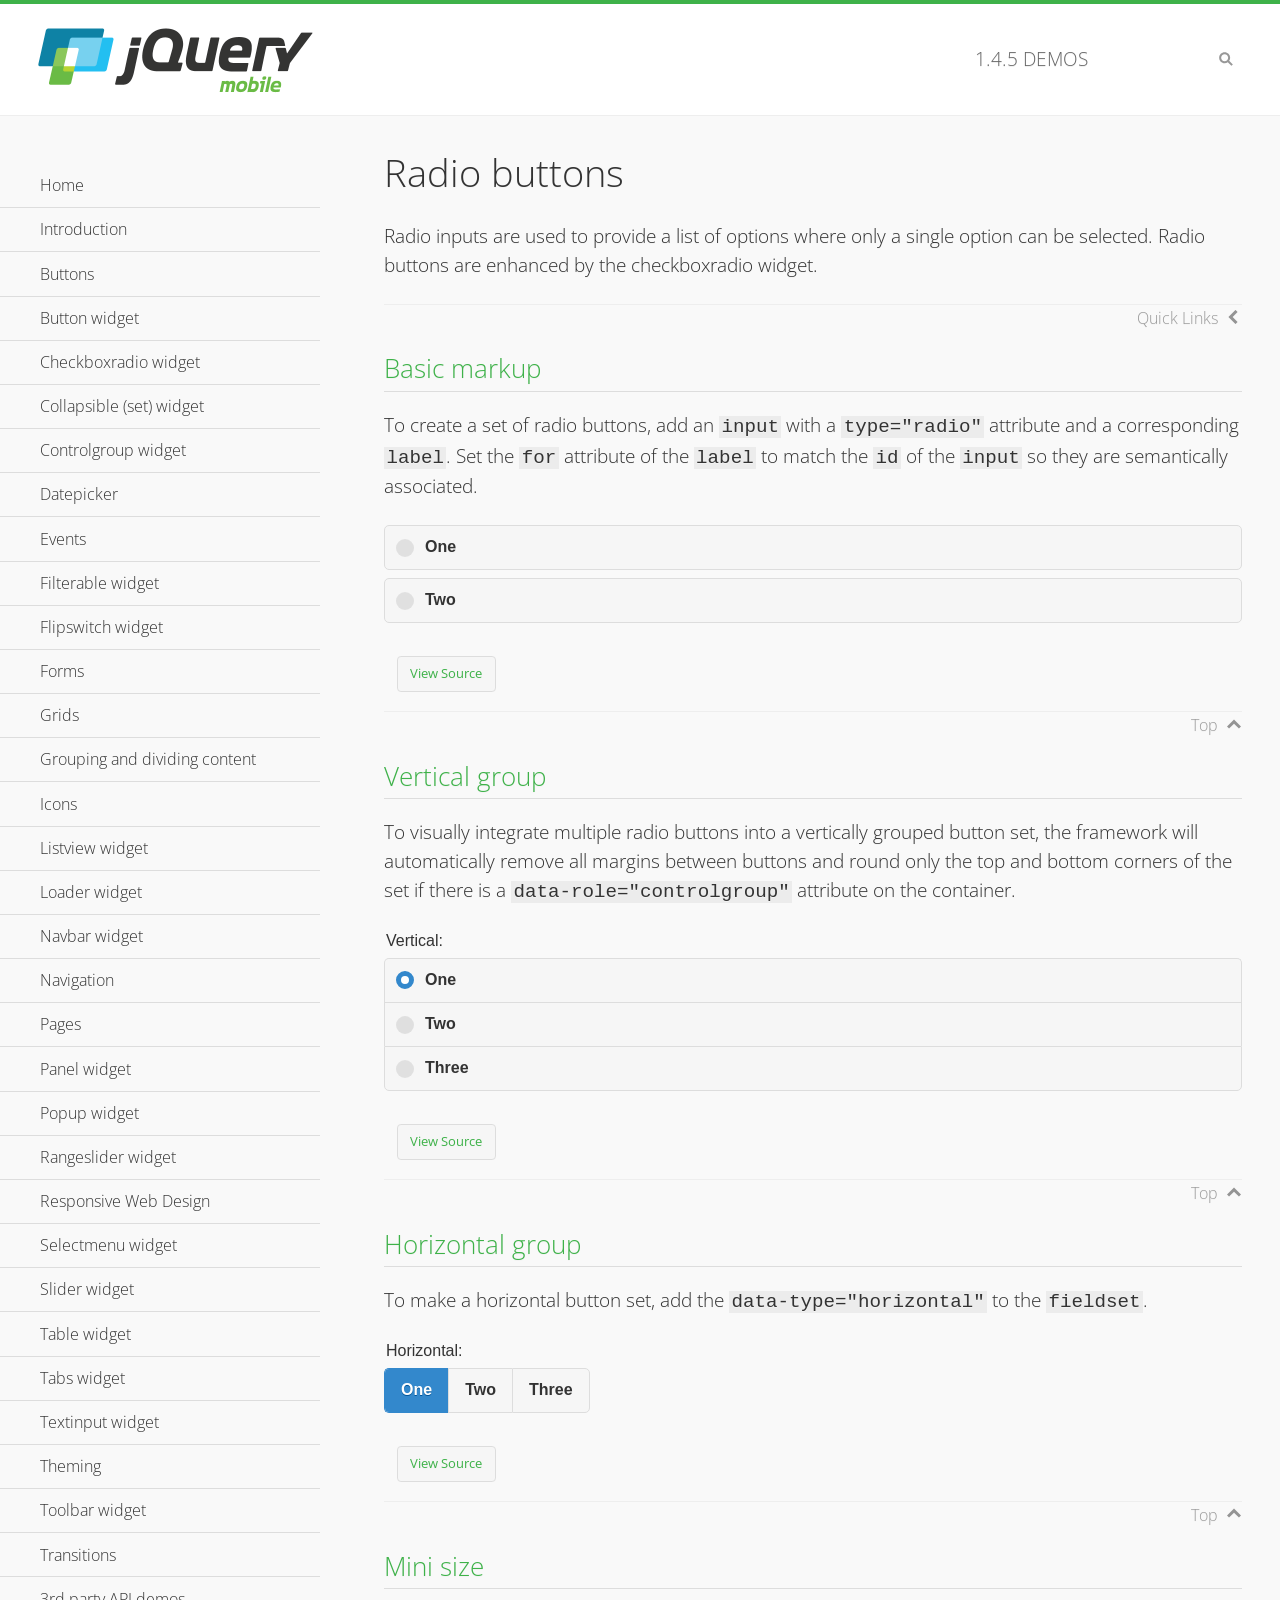
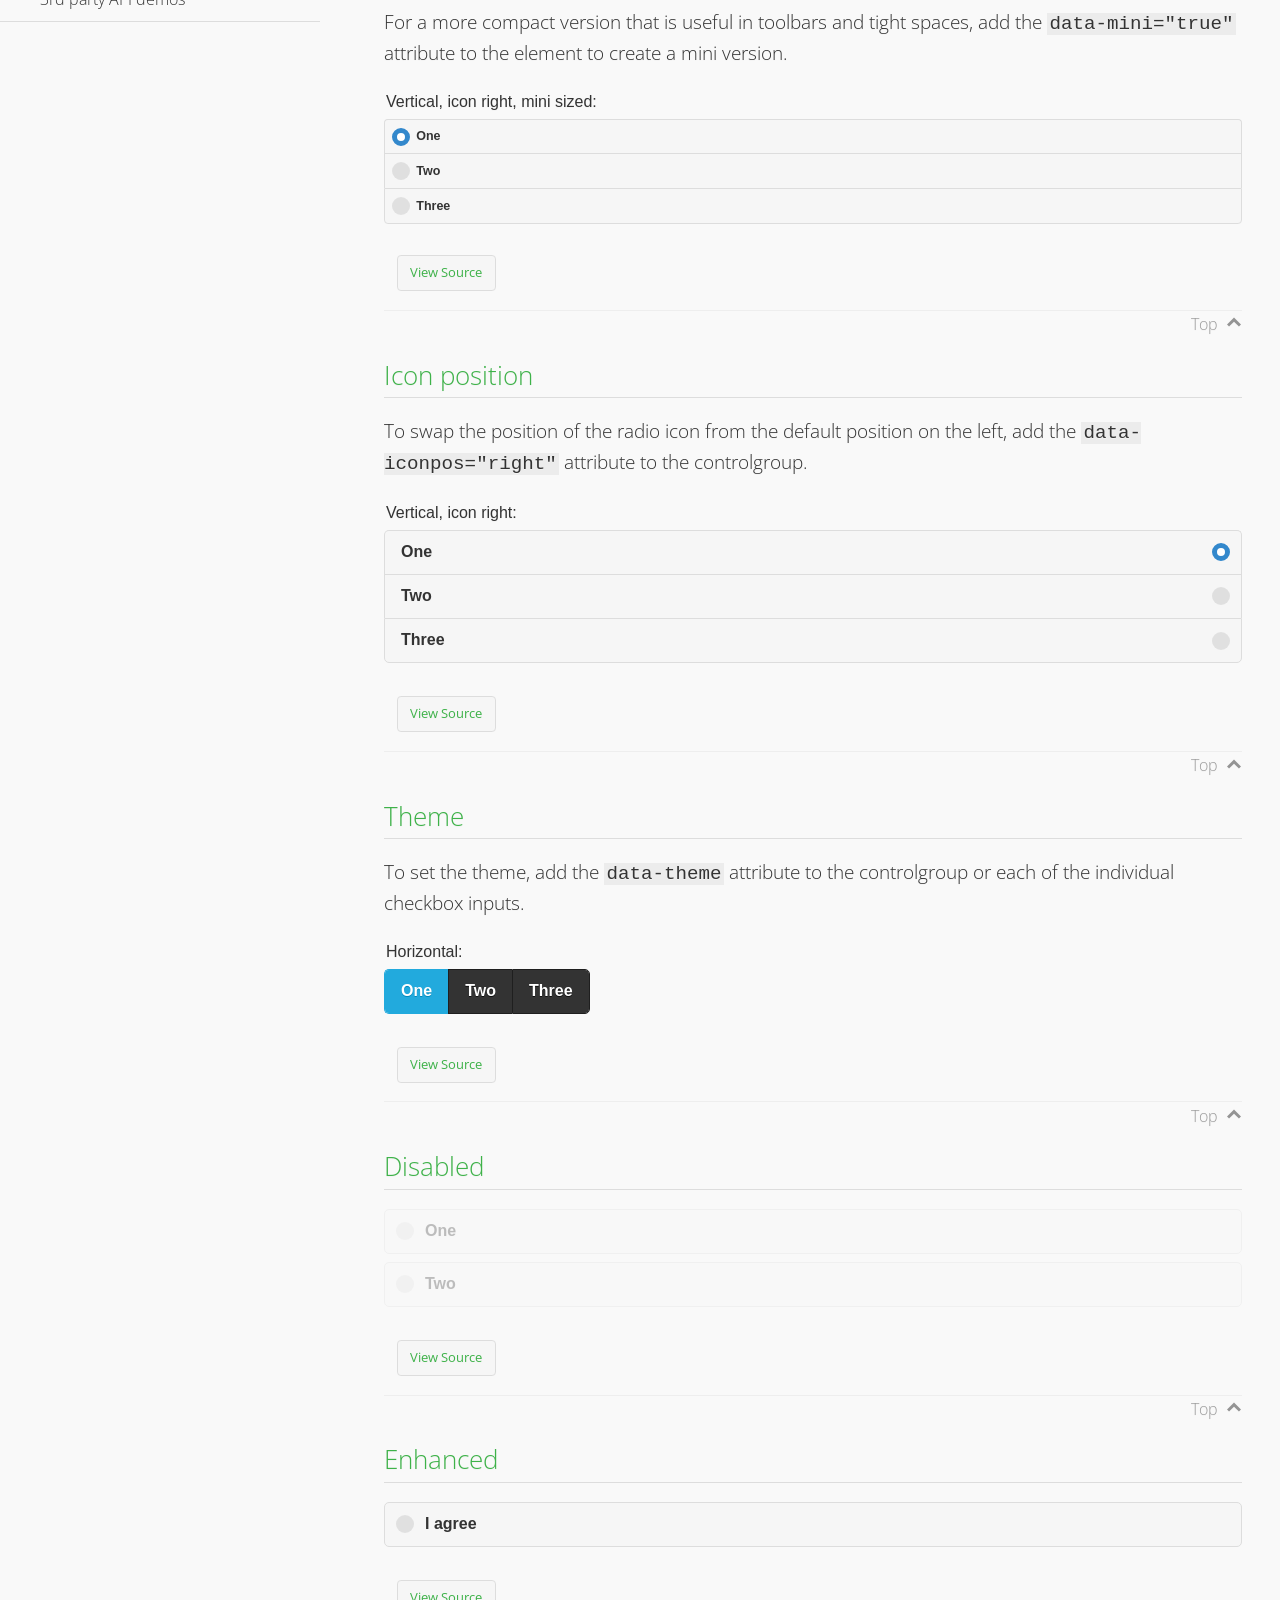
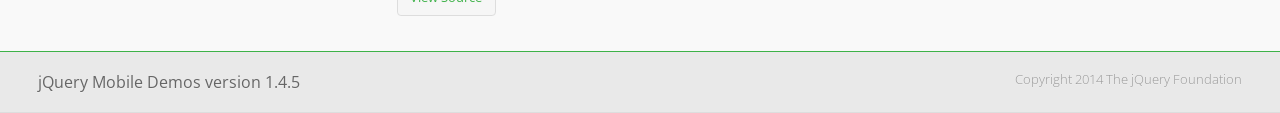
<file: resour/demos/checkboxradio-radio/index.html>
<!DOCTYPE html>
<html>
<head>
	<meta charset="utf-8">
	<meta name="viewport" content="width=device-width, initial-scale=1">
	<title>Radio buttons - jQuery Mobile Demos</title>
	<link rel="shortcut icon" href="../favicon.ico">
	<link rel="stylesheet" href="http://fonts.googleapis.com/css?family=Open+Sans:300,400,700">
	<link rel="stylesheet" href="../css/themes/default/jquery.mobile-1.4.5.min.css">
	<link rel="stylesheet" href="../_assets/css/jqm-demos.css">
	<script src="../js/jquery.js"></script>
	<script src="../_assets/js/index.js"></script>
	<script src="../js/jquery.mobile-1.4.5.min.js"></script>
</head>
<body>
<div data-role="page" class="jqm-demos" data-quicklinks="true">

	<div data-role="header" class="jqm-header">
		<h2><a href="../" title="jQuery Mobile Demos home"><img src="../_assets/img/jquery-logo.png" alt="jQuery Mobile"></a></h2>
		<p><span class="jqm-version"></span> Demos</p>
		<a href="#" class="jqm-navmenu-link ui-btn ui-btn-icon-notext ui-corner-all ui-icon-bars ui-nodisc-icon ui-alt-icon ui-btn-left">Menu</a>
		<a href="#" class="jqm-search-link ui-btn ui-btn-icon-notext ui-corner-all ui-icon-search ui-nodisc-icon ui-alt-icon ui-btn-right">Search</a>
	</div><!-- /header -->

	<div role="main" class="ui-content jqm-content">

		<h1>Radio buttons</h1>

		<p>Radio inputs are used to provide a list of options where only a single option can be selected. Radio buttons are enhanced by the checkboxradio widget.</p>

		<h2>Basic markup</h2>

		<p>To create a set of radio buttons, add an <code>input</code> with a <code>type="radio"</code> attribute and a corresponding <code>label</code>. Set the <code>for</code> attribute of the <code>label</code> to match the <code>id</code> of the <code>input</code> so they are semantically associated.</p>

		<div data-demo-html="true">
			<form>
				<label>
					<input type="radio" name="radio-choice-0" id="radio-choice-0a">One
				</label>

				<label for="radio-choice-0b">Two</label>
				<input type="radio" name="radio-choice-0" id="radio-choice-0b" class="custom">
			</form>
		</div><!--/demo-html -->

		<h2>Vertical group</h2>

		<p>To visually integrate multiple radio buttons into a vertically grouped button set, the framework will automatically remove all margins between buttons and round only the top and bottom corners of the set if there is a <code> data-role="controlgroup"</code> attribute on the container.</p>

		<div data-demo-html="true">
			<form>
					<fieldset data-role="controlgroup">
					<legend>Vertical:</legend>
					<input type="radio" name="radio-choice-v-2" id="radio-choice-v-2a" value="on" checked="checked">
					<label for="radio-choice-v-2a">One</label>
					<input type="radio" name="radio-choice-v-2" id="radio-choice-v-2b" value="off">
					<label for="radio-choice-v-2b">Two</label>
					<input type="radio" name="radio-choice-v-2" id="radio-choice-v-2c" value="other">
					<label for="radio-choice-v-2c">Three</label>
				</fieldset>
			</form>
		</div><!--/demo-html -->

		<h2>Horizontal group</h2>

		<p>To make a horizontal button set, add the <code> data-type="horizontal"</code> to the <code>fieldset</code>.</p>

		<div data-demo-html="true">
			<form>
				<fieldset data-role="controlgroup" data-type="horizontal">
					<legend>Horizontal:</legend>
					<input type="radio" name="radio-choice-h-2" id="radio-choice-h-2a" value="on" checked="checked">
					<label for="radio-choice-h-2a">One</label>
					<input type="radio" name="radio-choice-h-2" id="radio-choice-h-2b" value="off">
					<label for="radio-choice-h-2b">Two</label>
					<input type="radio" name="radio-choice-h-2" id="radio-choice-h-2c" value="other">
					<label for="radio-choice-h-2c">Three</label>
				</fieldset>
			</form>
		</div><!--/demo-html -->

		<h2>Mini size</h2>

		<p>For a more compact version that is useful in toolbars and tight spaces, add the <code>data-mini="true"</code> attribute to the element to create a mini version. </p>

		<div data-demo-html="true">
			<form>
				<fieldset data-role="controlgroup" data-mini="true">
					<legend>Vertical, icon right, mini sized:</legend>
					<input type="radio" name="radio-choice-v-6" id="radio-choice-v-6a" value="on" checked="checked">
					<label for="radio-choice-v-6a">One</label>
					<input type="radio" name="radio-choice-v-6" id="radio-choice-v-6b" value="off">
					<label for="radio-choice-v-6b">Two</label>
					<input type="radio" name="radio-choice-v-6" id="radio-choice-v-6c" value="other">
					<label for="radio-choice-v-6c">Three</label>
				</fieldset>
			</form>
		</div><!--/demo-html -->

		<h2>Icon position</h2>

		<p>To swap the position of the radio icon from the default position on the left, add the <code>data-iconpos="right"</code> attribute to the controlgroup.</p>

		<div data-demo-html="true">
			<form>
				<fieldset data-role="controlgroup" data-iconpos="right">
					<legend>Vertical, icon right:</legend>
					<input type="radio" name="radio-choice-w-6" id="radio-choice-w-6a" value="on" checked="checked">
					<label for="radio-choice-w-6a">One</label>
					<input type="radio" name="radio-choice-w-6" id="radio-choice-w-6b" value="off">
					<label for="radio-choice-w-6b">Two</label>
					<input type="radio" name="radio-choice-w-6" id="radio-choice-w-6c" value="other">
					<label for="radio-choice-w-6c">Three</label>
				</fieldset>
			</form>
		</div><!--/demo-html -->

		<h2>Theme</h2>

		<p>To set the theme, add the <code>data-theme</code> attribute to the controlgroup or each of the individual checkbox inputs.</p>

		<div data-demo-html="true">
			<form>
				<fieldset data-role="controlgroup" data-theme="b" data-type="horizontal">
					<legend>Horizontal:</legend>
					<input type="radio" name="radio-choice-t-6" id="radio-choice-t-6a" value="on" checked="checked">
					<label for="radio-choice-t-6a">One</label>
					<input type="radio" name="radio-choice-t-6" id="radio-choice-t-6b" value="off">
					<label for="radio-choice-t-6b">Two</label>
					<input type="radio" name="radio-choice-t-6" id="radio-choice-t-6c" value="other">
					<label for="radio-choice-t-6c">Three</label>
				</fieldset>
			</form>
		</div><!--/demo-html -->

		<h2>Disabled</h2>

		<div data-demo-html="true">
			<form>
				<label>
					<input type="radio" name="radio-choice-7" id="radio-choice-7a" disabled="disabled">One
				</label>
				<label for="radio-choice-7b">Two</label>
				<input type="radio" name="radio-choice-7" id="radio-choice-7b" disabled="disabled">
			</form>
		</div><!--/demo-html -->

		<h2>Enhanced</h2>

		<div data-demo-html="true">
			<div class="ui-radio">
				<label for="radio-enhanced" class="ui-btn ui-corner-all ui-btn-inherit ui-btn-icon-left ui-radio-off">I agree</label>
				<input type="radio" name="radio-enhanced" id="radio-enhanced" data-enhanced="true">
			</div>
		</div><!--/demo-html -->

	</div><!-- /content -->
	    <div data-role="panel" class="jqm-navmenu-panel" data-position="left" data-display="overlay" data-theme="a">
	    	<ul class="jqm-list ui-alt-icon ui-nodisc-icon">
<li data-filtertext="demos homepage" data-icon="home"><a href=".././">Home</a></li>
<li data-filtertext="introduction overview getting started"><a href="../intro/" data-ajax="false">Introduction</a></li>
<li data-filtertext="buttons button markup buttonmarkup method anchor link button element"><a href="../button-markup/" data-ajax="false">Buttons</a></li>
<li data-filtertext="form button widget input button submit reset"><a href="../button/" data-ajax="false">Button widget</a></li>
<li data-role="collapsible" data-enhanced="true" data-collapsed-icon="carat-d" data-expanded-icon="carat-u" data-iconpos="right" data-inset="false" class="ui-collapsible ui-collapsible-themed-content ui-collapsible-collapsed">
	<h3 class="ui-collapsible-heading ui-collapsible-heading-collapsed">
		<a href="#" class="ui-collapsible-heading-toggle ui-btn ui-btn-icon-right ui-btn-inherit ui-icon-carat-d">
		    Checkboxradio widget<span class="ui-collapsible-heading-status"> click to expand contents</span>
		</a>
	</h3>
	<div class="ui-collapsible-content ui-body-inherit ui-collapsible-content-collapsed" aria-hidden="true">
		<ul>
			<li data-filtertext="form checkboxradio widget checkbox input checkboxes controlgroups"><a href="../checkboxradio-checkbox/" data-ajax="false">Checkboxes</a></li>
			<li data-filtertext="form checkboxradio widget radio input radio buttons controlgroups"><a href="../checkboxradio-radio/" data-ajax="false">Radio buttons</a></li>
		</ul>
	</div>
</li>
<li data-role="collapsible" data-enhanced="true" data-collapsed-icon="carat-d" data-expanded-icon="carat-u" data-iconpos="right" data-inset="false" class="ui-collapsible ui-collapsible-themed-content ui-collapsible-collapsed">
	<h3 class="ui-collapsible-heading ui-collapsible-heading-collapsed">
		<a href="#" class="ui-collapsible-heading-toggle ui-btn ui-btn-icon-right ui-btn-inherit ui-icon-carat-d">
			Collapsible (set) widget<span class="ui-collapsible-heading-status"> click to expand contents</span>
		</a>
	</h3>
	<div class="ui-collapsible-content ui-body-inherit ui-collapsible-content-collapsed" aria-hidden="true">
		<ul>
			<li data-filtertext="collapsibles content formatting"><a href="../collapsible/" data-ajax="false">Collapsible</a></li>
			<li data-filtertext="dynamic collapsible set accordion append expand"><a href="../collapsible-dynamic/" data-ajax="false">Dynamic collapsibles</a></li>
			<li data-filtertext="accordions collapsible set widget content formatting grouped collapsibles"><a href="../collapsibleset/" data-ajax="false">Collapsible set</a></li>
		</ul>
	</div>
</li>
<li data-role="collapsible" data-enhanced="true" data-collapsed-icon="carat-d" data-expanded-icon="carat-u" data-iconpos="right" data-inset="false" class="ui-collapsible ui-collapsible-themed-content ui-collapsible-collapsed">
	<h3 class="ui-collapsible-heading ui-collapsible-heading-collapsed">
		<a href="#" class="ui-collapsible-heading-toggle ui-btn ui-btn-icon-right ui-btn-inherit ui-icon-carat-d">
			Controlgroup widget<span class="ui-collapsible-heading-status"> click to expand contents</span>
		</a>
	</h3>
	<div class="ui-collapsible-content ui-body-inherit ui-collapsible-content-collapsed" aria-hidden="true">
		<ul>
			<li data-filtertext="controlgroups selectmenu checkboxradio input grouped buttons horizontal vertical"><a href="../controlgroup/" data-ajax="false">Controlgroup</a></li>
			<li data-filtertext="dynamic controlgroup dynamically add buttons"><a href="../controlgroup-dynamic/" data-ajax="false">Dynamic controlgroups</a></li>
		</ul>
	</div>
</li>
<li data-filtertext="form datepicker widget date input"><a href="../datepicker/" data-ajax="false">Datepicker</a></li>
<li data-role="collapsible" data-enhanced="true" data-collapsed-icon="carat-d" data-expanded-icon="carat-u" data-iconpos="right" data-inset="false" class="ui-collapsible ui-collapsible-themed-content ui-collapsible-collapsed">
	<h3 class="ui-collapsible-heading ui-collapsible-heading-collapsed">
		<a href="#" class="ui-collapsible-heading-toggle ui-btn ui-btn-icon-right ui-btn-inherit ui-icon-carat-d">
			Events<span class="ui-collapsible-heading-status"> click to expand contents</span>
		</a>
	</h3>
	<div class="ui-collapsible-content ui-body-inherit ui-collapsible-content-collapsed" aria-hidden="true">
		<ul>
			<li data-filtertext="swipe to delete list items listviews swipe events"><a href="../swipe-list/" data-ajax="false">Swipe list items</a></li>
			<li data-filtertext="swipe to navigate swipe page navigation swipe events"><a href="../swipe-page/" data-ajax="false">Swipe page navigation</a></li>
		</ul>
	</div>
</li>
<li data-filtertext="filterable filter elements sorting searching listview table"><a href="../filterable/" data-ajax="false">Filterable widget</a></li>
<li data-filtertext="form flipswitch widget flip toggle switch binary select checkbox input"><a href="../flipswitch/" data-ajax="false">Flipswitch widget</a></li>
<li data-role="collapsible" data-enhanced="true" data-collapsed-icon="carat-d" data-expanded-icon="carat-u" data-iconpos="right" data-inset="false" class="ui-collapsible ui-collapsible-themed-content ui-collapsible-collapsed">
	<h3 class="ui-collapsible-heading ui-collapsible-heading-collapsed">
		<a href="#" class="ui-collapsible-heading-toggle ui-btn ui-btn-icon-right ui-btn-inherit ui-icon-carat-d">
			Forms<span class="ui-collapsible-heading-status"> click to expand contents</span>
		</a>
	</h3>
	<div class="ui-collapsible-content ui-body-inherit ui-collapsible-content-collapsed" aria-hidden="true">
		<ul>
			<li data-filtertext="forms text checkbox radio range button submit reset inputs selects textarea slider flipswitch label form elements"><a href="../forms/" data-ajax="false">Forms</a></li>
			<li data-filtertext="form hide labels hidden accessible ui-hidden-accessible forms"><a href="../forms-label-hidden-accessible/" data-ajax="false">Hide labels</a></li>
			<li data-filtertext="form field containers fieldcontain ui-field-contain forms"><a href="../forms-field-contain/" data-ajax="false">Field containers</a></li>
			<li data-filtertext="forms disabled form elements"><a href="../forms-disabled/" data-ajax="false">Forms disabled</a></li>
			<li data-filtertext="forms gallery examples overview forms text checkbox radio range button submit reset inputs selects textarea slider flipswitch label form elements"><a href="../forms-gallery/" data-ajax="false">Forms gallery</a></li>
		</ul>
	</div>
</li>
<li data-role="collapsible" data-enhanced="true" data-collapsed-icon="carat-d" data-expanded-icon="carat-u" data-iconpos="right" data-inset="false" class="ui-collapsible ui-collapsible-themed-content ui-collapsible-collapsed">
	<h3 class="ui-collapsible-heading ui-collapsible-heading-collapsed">
		<a href="#" class="ui-collapsible-heading-toggle ui-btn ui-btn-icon-right ui-btn-inherit ui-icon-carat-d">
			Grids<span class="ui-collapsible-heading-status"> click to expand contents</span>
		</a>
	</h3>
	<div class="ui-collapsible-content ui-body-inherit ui-collapsible-content-collapsed" aria-hidden="true">
		<ul>
			<li data-filtertext="grids columns blocks content formatting rwd responsive css framework"><a href="../grids/" data-ajax="false">Grids</a></li>
			<li data-filtertext="buttons in grids css framework"><a href="../grids-buttons/" data-ajax="false">Buttons in grids</a></li>
			<li data-filtertext="custom responsive grids rwd css framework"><a href="../grids-custom-responsive/" data-ajax="false">Custom responsive grids</a></li>
		</ul>
	</div>
</li>
<li data-filtertext="blocks content formatting sections heading"><a href="../body-bar-classes/" data-ajax="false">Grouping and dividing content</a></li>
<li data-role="collapsible" data-enhanced="true" data-collapsed-icon="carat-d" data-expanded-icon="carat-u" data-iconpos="right" data-inset="false" class="ui-collapsible ui-collapsible-themed-content ui-collapsible-collapsed">
	<h3 class="ui-collapsible-heading ui-collapsible-heading-collapsed">
		<a href="#" class="ui-collapsible-heading-toggle ui-btn ui-btn-icon-right ui-btn-inherit ui-icon-carat-d">
			Icons<span class="ui-collapsible-heading-status"> click to expand contents</span>
		</a>
	</h3>
	<div class="ui-collapsible-content ui-body-inherit ui-collapsible-content-collapsed" aria-hidden="true">
		<ul>
			<li data-filtertext="button icons svg disc alt custom icon position"><a href="../icons/" data-ajax="false">Icons</a></li>
			<li data-filtertext=""><a href="../icons-grunticon/" data-ajax="false">Grunticon loader</a></li>
		</ul>
	</div>
</li>
<li data-role="collapsible" data-enhanced="true" data-collapsed-icon="carat-d" data-expanded-icon="carat-u" data-iconpos="right" data-inset="false" class="ui-collapsible ui-collapsible-themed-content ui-collapsible-collapsed">
	<h3 class="ui-collapsible-heading ui-collapsible-heading-collapsed">
		<a href="#" class="ui-collapsible-heading-toggle ui-btn ui-btn-icon-right ui-btn-inherit ui-icon-carat-d">
			Listview widget<span class="ui-collapsible-heading-status"> click to expand contents</span>
		</a>
	</h3>
	<div class="ui-collapsible-content ui-body-inherit ui-collapsible-content-collapsed" aria-hidden="true">
		<ul>
			<li data-filtertext="listview widget thumbnails icons nested split button collapsible ul ol"><a href="../listview/" data-ajax="false">Listview</a></li>
			<li data-filtertext="autocomplete filterable reveal listview filtertextbeforefilter placeholder"><a href="../listview-autocomplete/" data-ajax="false">Listview autocomplete</a></li>
			<li data-filtertext="autocomplete filterable reveal listview remote data filtertextbeforefilter placeholder"><a href="../listview-autocomplete-remote/" data-ajax="false">Listview autocomplete remote data</a></li>
			<li data-filtertext="autodividers anchor jump scroll linkbars listview lists ul ol"><a href="../listview-autodividers-linkbar/" data-ajax="false">Listview autodividers linkbar</a></li>
			<li data-filtertext="listview autodividers selector autodividersselector lists ul ol"><a href="../listview-autodividers-selector/" data-ajax="false">Listview autodividers selector</a></li>
			<li data-filtertext="listview nested list items"><a href="../listview-nested-lists/" data-ajax="false">Nested Listviews</a></li>
			<li data-filtertext="listview collapsible list items flat"><a href="../listview-collapsible-item-flat/" data-ajax="false">Listview collapsible list items (flat)</a></li>
			<li data-filtertext="listview collapsible list indented"><a href="../listview-collapsible-item-indented/" data-ajax="false">Listview collapsible list items (indented)</a></li>
			<li data-filtertext="grid listview responsive grids responsive listviews lists ul"><a href="../listview-grid/" data-ajax="false">Listview responsive grid</a></li>
		</ul>
	</div>
</li>
<li data-filtertext="loader widget page loading navigation overlay spinner"><a href="../loader/" data-ajax="false">Loader widget</a></li>
<li data-filtertext="navbar widget navmenu toolbars header footer"><a href="../navbar/" data-ajax="false">Navbar widget</a></li>
<li data-role="collapsible" data-enhanced="true" data-collapsed-icon="carat-d" data-expanded-icon="carat-u" data-iconpos="right" data-inset="false" class="ui-collapsible ui-collapsible-themed-content ui-collapsible-collapsed">
	<h3 class="ui-collapsible-heading ui-collapsible-heading-collapsed">
		<a href="#" class="ui-collapsible-heading-toggle ui-btn ui-btn-icon-right ui-btn-inherit ui-icon-carat-d">
			Navigation<span class="ui-collapsible-heading-status"> click to expand contents</span>
		</a>
	</h3>
	<div class="ui-collapsible-content ui-body-inherit ui-collapsible-content-collapsed" aria-hidden="true">
		<ul>
			<li data-filtertext="ajax navigation navigate widget history event method"><a href="../navigation/" data-ajax="false">Navigation</a></li>
			<li data-filtertext="linking pages page links navigation ajax prefetch cache"><a href="../navigation-linking-pages/" data-ajax="false">Linking pages</a></li>
			<!-- <li data-filtertext="php redirect server redirection server-side navigation"><a href="../navigation-php-redirect/" data-ajax="false">PHP redirect demo</a></li>-->
			<li data-filtertext="navigation redirection hash query"><a href="../navigation-hash-processing/" data-ajax="false">Hash processing demo</a></li>
			<li data-filtertext="navigation redirection hash query"><a href="../page-events/" data-ajax="false">Page Navigation Events</a></li>
		</ul>
	</div>
</li>
<li data-role="collapsible" data-enhanced="true" data-collapsed-icon="carat-d" data-expanded-icon="carat-u" data-iconpos="right" data-inset="false" class="ui-collapsible ui-collapsible-themed-content ui-collapsible-collapsed">
	<h3 class="ui-collapsible-heading ui-collapsible-heading-collapsed">
		<a href="#" class="ui-collapsible-heading-toggle ui-btn ui-btn-icon-right ui-btn-inherit ui-icon-carat-d">
			Pages<span class="ui-collapsible-heading-status"> click to expand contents</span>
		</a>
	</h3>
	<div class="ui-collapsible-content ui-body-inherit ui-collapsible-content-collapsed" aria-hidden="true">
		<ul>
			<li data-filtertext="pages page widget ajax navigation"><a href="../pages/" data-ajax="false">Pages</a></li>
			<li data-filtertext="single page"><a href="../pages-single-page/" data-ajax="false">Single page</a></li>
			<li data-filtertext="multipage multi-page page"><a href="../pages-multi-page/" data-ajax="false">Multi-page template</a></li>
			<li data-filtertext="dialog page widget modal popup"><a href="../pages-dialog/" data-ajax="false">Dialog page</a></li>
		</ul>
	</div>
</li>
<li data-role="collapsible" data-enhanced="true" data-collapsed-icon="carat-d" data-expanded-icon="carat-u" data-iconpos="right" data-inset="false" class="ui-collapsible ui-collapsible-themed-content ui-collapsible-collapsed">
	<h3 class="ui-collapsible-heading ui-collapsible-heading-collapsed">
		<a href="#" class="ui-collapsible-heading-toggle ui-btn ui-btn-icon-right ui-btn-inherit ui-icon-carat-d">
			Panel widget<span class="ui-collapsible-heading-status"> click to expand contents</span>
		</a>
	</h3>
	<div class="ui-collapsible-content ui-body-inherit ui-collapsible-content-collapsed" aria-hidden="true">
		<ul>
			<li data-filtertext="panel widget sliding panels reveal push overlay responsive"><a href="../panel/" data-ajax="false">Panel</a></li>
			<li data-filtertext=""><a href="../panel-external/" data-ajax="false">External panels</a></li>
			<li data-filtertext="panel "><a href="../panel-fixed/" data-ajax="false">Fixed panels</a></li>
			<li data-filtertext="panel slide panels sliding panels shadow rwd responsive breakpoint"><a href="../panel-responsive/" data-ajax="false">Panels responsive</a></li>
			<li data-filtertext="panel custom style custom panel width reveal shadow listview panel styling page background wrapper"><a href="../panel-styling/" data-ajax="false">Custom panel style</a></li>
			<li data-filtertext="panel open on swipe"><a href="../panel-swipe-open/" data-ajax="false">Panel open on swipe</a></li>
			<li data-filtertext="panels outside page internal external toolbars"><a href="../panel-external-internal/" data-ajax="false">Panel external and internal</a></li>
		</ul>
	</div>
</li>
<li data-role="collapsible" data-enhanced="true" data-collapsed-icon="carat-d" data-expanded-icon="carat-u" data-iconpos="right" data-inset="false" class="ui-collapsible ui-collapsible-themed-content ui-collapsible-collapsed">
	<h3 class="ui-collapsible-heading ui-collapsible-heading-collapsed">
		<a href="#" class="ui-collapsible-heading-toggle ui-btn ui-btn-icon-right ui-btn-inherit ui-icon-carat-d">
			Popup widget<span class="ui-collapsible-heading-status"> click to expand contents</span>
		</a>
	</h3>
	<div class="ui-collapsible-content ui-body-inherit ui-collapsible-content-collapsed" aria-hidden="true">
		<ul>
			<li data-filtertext="popup widget popups dialog modal transition tooltip lightbox form overlay screen flip pop fade transition"><a href="../popup/" data-ajax="false">Popup</a></li>
			<li data-filtertext="popup alignment position"><a href="../popup-alignment/" data-ajax="false">Popup alignment</a></li>
			<li data-filtertext="popup arrow size popups popover"><a href="../popup-arrow-size/" data-ajax="false">Popup arrow size</a></li>
			<li data-filtertext="dynamic popups popup images lightbox"><a href="../popup-dynamic/" data-ajax="false">Dynamic popups</a></li>
			<li data-filtertext="popups with iframes scaling"><a href="../popup-iframe/" data-ajax="false">Popups with iframes</a></li>
			<li data-filtertext="popup image scaling"><a href="../popup-image-scaling/" data-ajax="false">Popup image scaling</a></li>
			<li data-filtertext="external popup outside multi-page"><a href="../popup-outside-multipage/" data-ajax="false">Popup outside multi-page</a></li>
		</ul>
	</div>
</li>
<li data-filtertext="form rangeslider widget dual sliders dual handle sliders range input"><a href="../rangeslider/" data-ajax="false">Rangeslider widget</a></li>
<li data-filtertext="responsive web design rwd adaptive progressive enhancement PE accessible mobile breakpoints media query media queries"><a href="../rwd/" data-ajax="false">Responsive Web Design</a></li>
<li data-role="collapsible" data-enhanced="true" data-collapsed-icon="carat-d" data-expanded-icon="carat-u" data-iconpos="right" data-inset="false" class="ui-collapsible ui-collapsible-themed-content ui-collapsible-collapsed">
	<h3 class="ui-collapsible-heading ui-collapsible-heading-collapsed">
		<a href="#" class="ui-collapsible-heading-toggle ui-btn ui-btn-icon-right ui-btn-inherit ui-icon-carat-d">
			Selectmenu widget<span class="ui-collapsible-heading-status"> click to expand contents</span>
		</a>
	</h3>
	<div class="ui-collapsible-content ui-body-inherit ui-collapsible-content-collapsed" aria-hidden="true">
		<ul>
			<li data-filtertext="form selectmenu widget select input custom select menu selects"><a href="../selectmenu/" data-ajax="false">Selectmenu</a></li>
			<li data-filtertext="form custom select menu selectmenu widget custom menu option optgroup multiple selects"><a href="../selectmenu-custom/" data-ajax="false">Custom select menu</a></li>
			<li data-filtertext="filterable select filter popup dialog"><a href="../selectmenu-custom-filter/" data-ajax="false">Custom select menu with filter</a></li>
		</ul>
	</div>
</li>
<li data-role="collapsible" data-enhanced="true" data-collapsed-icon="carat-d" data-expanded-icon="carat-u" data-iconpos="right" data-inset="false" class="ui-collapsible ui-collapsible-themed-content ui-collapsible-collapsed">
	<h3 class="ui-collapsible-heading ui-collapsible-heading-collapsed">
		<a href="#" class="ui-collapsible-heading-toggle ui-btn ui-btn-icon-right ui-btn-inherit ui-icon-carat-d">
			Slider widget<span class="ui-collapsible-heading-status"> click to expand contents</span>
		</a>
	</h3>
	<div class="ui-collapsible-content ui-body-inherit ui-collapsible-content-collapsed" aria-hidden="true">
		<ul>
			<li data-filtertext="form slider widget range input single sliders"><a href="../slider/" data-ajax="false">Slider</a></li>
			<li data-filtertext="form slider widget flipswitch slider binary select flip toggle switch"><a href="../slider-flipswitch/" data-ajax="false">Slider flip toggle switch</a></li>
			<li data-filtertext="form slider tooltip handle value input range sliders"><a href="../slider-tooltip/" data-ajax="false">Slider tooltip</a></li>
		</ul>
	</div>
</li>
<li data-role="collapsible" data-enhanced="true" data-collapsed-icon="carat-d" data-expanded-icon="carat-u" data-iconpos="right" data-inset="false" class="ui-collapsible ui-collapsible-themed-content ui-collapsible-collapsed">
	<h3 class="ui-collapsible-heading ui-collapsible-heading-collapsed">
		<a href="#" class="ui-collapsible-heading-toggle ui-btn ui-btn-icon-right ui-btn-inherit ui-icon-carat-d">
			Table widget<span class="ui-collapsible-heading-status"> click to expand contents</span>
		</a>
	</h3>
	<div class="ui-collapsible-content ui-body-inherit ui-collapsible-content-collapsed" aria-hidden="true">
		<ul>
			<li data-filtertext="table widget reflow column toggle th td responsive tables rwd hide show tabular"><a href="../table-column-toggle/" data-ajax="false">Table Column Toggle</a></li>
			<li data-filtertext="table column toggle phone comparison demo"><a href="../table-column-toggle-example/" data-ajax="false">Table Column Toggle demo</a></li>
			<li data-filtertext="responsive tables table column toggle heading groups rwd breakpoint"><a href="../table-column-toggle-heading-groups/" data-ajax="false">Table Column Toggle heading groups</a></li>
			<li data-filtertext="responsive tables table column toggle hide rwd breakpoint customization options"><a href="../table-column-toggle-options/" data-ajax="false">Table Column Toggle options</a></li>
			<li data-filtertext="table reflow th td responsive rwd columns tabular"><a href="../table-reflow/" data-ajax="false">Table Reflow</a></li>
			<li data-filtertext="responsive tables table reflow heading groups rwd breakpoint"><a href="../table-reflow-heading-groups/" data-ajax="false">Table Reflow heading groups</a></li>
			<li data-filtertext="responsive tables table reflow stripes strokes table style"><a href="../table-reflow-stripes-strokes/" data-ajax="false">Table Reflow stripes and strokes</a></li>
			<li data-filtertext="responsive tables table reflow stack custom styles"><a href="../table-reflow-styling/" data-ajax="false">Table Reflow custom styles</a></li>
		</ul>
	</div>
</li>
<li data-filtertext="ui tabs widget"><a href="../tabs/" data-ajax="false">Tabs widget</a></li>
<li data-filtertext="form textinput widget text input textarea number date time tel email file color password"><a href="../textinput/" data-ajax="false">Textinput widget</a></li>
<li data-role="collapsible" data-enhanced="true" data-collapsed-icon="carat-d" data-expanded-icon="carat-u" data-iconpos="right" data-inset="false" class="ui-collapsible ui-collapsible-themed-content ui-collapsible-collapsed">
	<h3 class="ui-collapsible-heading ui-collapsible-heading-collapsed">
		<a href="#" class="ui-collapsible-heading-toggle ui-btn ui-btn-icon-right ui-btn-inherit ui-icon-carat-d">
			Theming<span class="ui-collapsible-heading-status"> click to expand contents</span>
		</a>
	</h3>
	<div class="ui-collapsible-content ui-body-inherit ui-collapsible-content-collapsed" aria-hidden="true">
		<ul>
			<li data-filtertext="default theme swatches theming style css"><a href="../theme-default/" data-ajax="false">Default theme</a></li>
			<li data-filtertext="classic theme old theme swatches theming style css"><a href="../theme-classic/" data-ajax="false">Classic theme</a></li>
		</ul>
	</div>
</li>
<li data-role="collapsible" data-enhanced="true" data-collapsed-icon="carat-d" data-expanded-icon="carat-u" data-iconpos="right" data-inset="false" class="ui-collapsible ui-collapsible-themed-content ui-collapsible-collapsed">
	<h3 class="ui-collapsible-heading ui-collapsible-heading-collapsed">
		<a href="#" class="ui-collapsible-heading-toggle ui-btn ui-btn-icon-right ui-btn-inherit ui-icon-carat-d">
			Toolbar widget<span class="ui-collapsible-heading-status"> click to expand contents</span>
		</a>
	</h3>
	<div class="ui-collapsible-content ui-body-inherit ui-collapsible-content-collapsed" aria-hidden="true">
		<ul>
			<li data-filtertext="toolbar widget header footer toolbars fixed fullscreen external sections"><a href="../toolbar/" data-ajax="false">Toolbar</a></li>
			<li data-filtertext="dynamic toolbars dynamically add toolbar header footer"><a href="../toolbar-dynamic/" data-ajax="false">Dynamic toolbars</a></li>
			<li data-filtertext="external toolbars header footer"><a href="../toolbar-external/" data-ajax="false">External toolbars</a></li>
			<li data-filtertext="fixed toolbars header footer"><a href="../toolbar-fixed/" data-ajax="false">Fixed toolbars</a></li>
			<li data-filtertext="fixed fullscreen toolbars header footer"><a href="../toolbar-fixed-fullscreen/" data-ajax="false">Fullscreen toolbars</a></li>
			<li data-filtertext="external fixed toolbars header footer"><a href="../toolbar-fixed-external/" data-ajax="false">Fixed external toolbars</a></li>
			<li data-filtertext="external persistent toolbars header footer navbar navmenu"><a href="../toolbar-fixed-persistent/" data-ajax="false">Persistent toolbars</a></li>
			<li data-filtertext="external ajax optimized toolbars persistent toolbars header footer navbar"><a href="../toolbar-fixed-persistent-optimized/" data-ajax="false">Ajax optimized toolbars</a></li>
			<li data-filtertext="form in toolbars header footer"><a href="../toolbar-fixed-forms/" data-ajax="false">Form in toolbar</a></li>
		</ul>
	</div>
</li>
<li data-filtertext="page transitions animated pages popup navigation flip slide fade pop"><a href="../transitions/" data-ajax="false">Transitions</a></li>
<li data-role="collapsible" data-enhanced="true" data-collapsed-icon="carat-d" data-expanded-icon="carat-u" data-iconpos="right" data-inset="false" class="ui-collapsible ui-collapsible-themed-content ui-collapsible-collapsed">
	<h3 class="ui-collapsible-heading ui-collapsible-heading-collapsed">
		<a href="#" class="ui-collapsible-heading-toggle ui-btn ui-btn-icon-right ui-btn-inherit ui-icon-carat-d">
			3rd party API demos<span class="ui-collapsible-heading-status"> click to expand contents</span>
		</a>
	</h3>
	<div class="ui-collapsible-content ui-body-inherit ui-collapsible-content-collapsed" aria-hidden="true">
		<ul>
			<li data-filtertext="backbone requirejs navigation router"><a href="../backbone-requirejs/" data-ajax="false">Backbone RequireJS</a></li>
			<li data-filtertext="google maps geolocation demo"><a href="../map-geolocation/" data-ajax="false">Google Maps geolocation</a></li>
			<li data-filtertext="google maps hybrid"><a href="../map-list-toggle/" data-ajax="false">Google Maps list toggle</a></li>
		</ul>
	</div>
</li>



		     </ul>
		</div><!-- /panel -->


	<div data-role="footer" data-position="fixed" data-tap-toggle="false" class="jqm-footer">
		<p>jQuery Mobile Demos version <span class="jqm-version"></span></p>
		<p>Copyright 2014 The jQuery Foundation</p>
	</div><!-- /footer -->
	<!-- TODO: This should become an external panel so we can add input to markup (unique ID) -->
    <div data-role="panel" class="jqm-search-panel" data-position="right" data-display="overlay" data-theme="a">
		<div class="jqm-search">
			<ul class="jqm-list" data-filter-placeholder="Search demos..." data-filter-reveal="true">
<li data-filtertext="demos homepage" data-icon="home"><a href=".././">Home</a></li>
<li data-filtertext="introduction overview getting started"><a href="../intro/" data-ajax="false">Introduction</a></li>
<li data-filtertext="buttons button markup buttonmarkup method anchor link button element"><a href="../button-markup/" data-ajax="false">Buttons</a></li>
<li data-filtertext="form button widget input button submit reset"><a href="../button/" data-ajax="false">Button widget</a></li>
<li data-role="collapsible" data-enhanced="true" data-collapsed-icon="carat-d" data-expanded-icon="carat-u" data-iconpos="right" data-inset="false" class="ui-collapsible ui-collapsible-themed-content ui-collapsible-collapsed">
	<h3 class="ui-collapsible-heading ui-collapsible-heading-collapsed">
		<a href="#" class="ui-collapsible-heading-toggle ui-btn ui-btn-icon-right ui-btn-inherit ui-icon-carat-d">
		    Checkboxradio widget<span class="ui-collapsible-heading-status"> click to expand contents</span>
		</a>
	</h3>
	<div class="ui-collapsible-content ui-body-inherit ui-collapsible-content-collapsed" aria-hidden="true">
		<ul>
			<li data-filtertext="form checkboxradio widget checkbox input checkboxes controlgroups"><a href="../checkboxradio-checkbox/" data-ajax="false">Checkboxes</a></li>
			<li data-filtertext="form checkboxradio widget radio input radio buttons controlgroups"><a href="../checkboxradio-radio/" data-ajax="false">Radio buttons</a></li>
		</ul>
	</div>
</li>
<li data-role="collapsible" data-enhanced="true" data-collapsed-icon="carat-d" data-expanded-icon="carat-u" data-iconpos="right" data-inset="false" class="ui-collapsible ui-collapsible-themed-content ui-collapsible-collapsed">
	<h3 class="ui-collapsible-heading ui-collapsible-heading-collapsed">
		<a href="#" class="ui-collapsible-heading-toggle ui-btn ui-btn-icon-right ui-btn-inherit ui-icon-carat-d">
			Collapsible (set) widget<span class="ui-collapsible-heading-status"> click to expand contents</span>
		</a>
	</h3>
	<div class="ui-collapsible-content ui-body-inherit ui-collapsible-content-collapsed" aria-hidden="true">
		<ul>
			<li data-filtertext="collapsibles content formatting"><a href="../collapsible/" data-ajax="false">Collapsible</a></li>
			<li data-filtertext="dynamic collapsible set accordion append expand"><a href="../collapsible-dynamic/" data-ajax="false">Dynamic collapsibles</a></li>
			<li data-filtertext="accordions collapsible set widget content formatting grouped collapsibles"><a href="../collapsibleset/" data-ajax="false">Collapsible set</a></li>
		</ul>
	</div>
</li>
<li data-role="collapsible" data-enhanced="true" data-collapsed-icon="carat-d" data-expanded-icon="carat-u" data-iconpos="right" data-inset="false" class="ui-collapsible ui-collapsible-themed-content ui-collapsible-collapsed">
	<h3 class="ui-collapsible-heading ui-collapsible-heading-collapsed">
		<a href="#" class="ui-collapsible-heading-toggle ui-btn ui-btn-icon-right ui-btn-inherit ui-icon-carat-d">
			Controlgroup widget<span class="ui-collapsible-heading-status"> click to expand contents</span>
		</a>
	</h3>
	<div class="ui-collapsible-content ui-body-inherit ui-collapsible-content-collapsed" aria-hidden="true">
		<ul>
			<li data-filtertext="controlgroups selectmenu checkboxradio input grouped buttons horizontal vertical"><a href="../controlgroup/" data-ajax="false">Controlgroup</a></li>
			<li data-filtertext="dynamic controlgroup dynamically add buttons"><a href="../controlgroup-dynamic/" data-ajax="false">Dynamic controlgroups</a></li>
		</ul>
	</div>
</li>
<li data-filtertext="form datepicker widget date input"><a href="../datepicker/" data-ajax="false">Datepicker</a></li>
<li data-role="collapsible" data-enhanced="true" data-collapsed-icon="carat-d" data-expanded-icon="carat-u" data-iconpos="right" data-inset="false" class="ui-collapsible ui-collapsible-themed-content ui-collapsible-collapsed">
	<h3 class="ui-collapsible-heading ui-collapsible-heading-collapsed">
		<a href="#" class="ui-collapsible-heading-toggle ui-btn ui-btn-icon-right ui-btn-inherit ui-icon-carat-d">
			Events<span class="ui-collapsible-heading-status"> click to expand contents</span>
		</a>
	</h3>
	<div class="ui-collapsible-content ui-body-inherit ui-collapsible-content-collapsed" aria-hidden="true">
		<ul>
			<li data-filtertext="swipe to delete list items listviews swipe events"><a href="../swipe-list/" data-ajax="false">Swipe list items</a></li>
			<li data-filtertext="swipe to navigate swipe page navigation swipe events"><a href="../swipe-page/" data-ajax="false">Swipe page navigation</a></li>
		</ul>
	</div>
</li>
<li data-filtertext="filterable filter elements sorting searching listview table"><a href="../filterable/" data-ajax="false">Filterable widget</a></li>
<li data-filtertext="form flipswitch widget flip toggle switch binary select checkbox input"><a href="../flipswitch/" data-ajax="false">Flipswitch widget</a></li>
<li data-role="collapsible" data-enhanced="true" data-collapsed-icon="carat-d" data-expanded-icon="carat-u" data-iconpos="right" data-inset="false" class="ui-collapsible ui-collapsible-themed-content ui-collapsible-collapsed">
	<h3 class="ui-collapsible-heading ui-collapsible-heading-collapsed">
		<a href="#" class="ui-collapsible-heading-toggle ui-btn ui-btn-icon-right ui-btn-inherit ui-icon-carat-d">
			Forms<span class="ui-collapsible-heading-status"> click to expand contents</span>
		</a>
	</h3>
	<div class="ui-collapsible-content ui-body-inherit ui-collapsible-content-collapsed" aria-hidden="true">
		<ul>
			<li data-filtertext="forms text checkbox radio range button submit reset inputs selects textarea slider flipswitch label form elements"><a href="../forms/" data-ajax="false">Forms</a></li>
			<li data-filtertext="form hide labels hidden accessible ui-hidden-accessible forms"><a href="../forms-label-hidden-accessible/" data-ajax="false">Hide labels</a></li>
			<li data-filtertext="form field containers fieldcontain ui-field-contain forms"><a href="../forms-field-contain/" data-ajax="false">Field containers</a></li>
			<li data-filtertext="forms disabled form elements"><a href="../forms-disabled/" data-ajax="false">Forms disabled</a></li>
			<li data-filtertext="forms gallery examples overview forms text checkbox radio range button submit reset inputs selects textarea slider flipswitch label form elements"><a href="../forms-gallery/" data-ajax="false">Forms gallery</a></li>
		</ul>
	</div>
</li>
<li data-role="collapsible" data-enhanced="true" data-collapsed-icon="carat-d" data-expanded-icon="carat-u" data-iconpos="right" data-inset="false" class="ui-collapsible ui-collapsible-themed-content ui-collapsible-collapsed">
	<h3 class="ui-collapsible-heading ui-collapsible-heading-collapsed">
		<a href="#" class="ui-collapsible-heading-toggle ui-btn ui-btn-icon-right ui-btn-inherit ui-icon-carat-d">
			Grids<span class="ui-collapsible-heading-status"> click to expand contents</span>
		</a>
	</h3>
	<div class="ui-collapsible-content ui-body-inherit ui-collapsible-content-collapsed" aria-hidden="true">
		<ul>
			<li data-filtertext="grids columns blocks content formatting rwd responsive css framework"><a href="../grids/" data-ajax="false">Grids</a></li>
			<li data-filtertext="buttons in grids css framework"><a href="../grids-buttons/" data-ajax="false">Buttons in grids</a></li>
			<li data-filtertext="custom responsive grids rwd css framework"><a href="../grids-custom-responsive/" data-ajax="false">Custom responsive grids</a></li>
		</ul>
	</div>
</li>
<li data-filtertext="blocks content formatting sections heading"><a href="../body-bar-classes/" data-ajax="false">Grouping and dividing content</a></li>
<li data-role="collapsible" data-enhanced="true" data-collapsed-icon="carat-d" data-expanded-icon="carat-u" data-iconpos="right" data-inset="false" class="ui-collapsible ui-collapsible-themed-content ui-collapsible-collapsed">
	<h3 class="ui-collapsible-heading ui-collapsible-heading-collapsed">
		<a href="#" class="ui-collapsible-heading-toggle ui-btn ui-btn-icon-right ui-btn-inherit ui-icon-carat-d">
			Icons<span class="ui-collapsible-heading-status"> click to expand contents</span>
		</a>
	</h3>
	<div class="ui-collapsible-content ui-body-inherit ui-collapsible-content-collapsed" aria-hidden="true">
		<ul>
			<li data-filtertext="button icons svg disc alt custom icon position"><a href="../icons/" data-ajax="false">Icons</a></li>
			<li data-filtertext=""><a href="../icons-grunticon/" data-ajax="false">Grunticon loader</a></li>
		</ul>
	</div>
</li>
<li data-role="collapsible" data-enhanced="true" data-collapsed-icon="carat-d" data-expanded-icon="carat-u" data-iconpos="right" data-inset="false" class="ui-collapsible ui-collapsible-themed-content ui-collapsible-collapsed">
	<h3 class="ui-collapsible-heading ui-collapsible-heading-collapsed">
		<a href="#" class="ui-collapsible-heading-toggle ui-btn ui-btn-icon-right ui-btn-inherit ui-icon-carat-d">
			Listview widget<span class="ui-collapsible-heading-status"> click to expand contents</span>
		</a>
	</h3>
	<div class="ui-collapsible-content ui-body-inherit ui-collapsible-content-collapsed" aria-hidden="true">
		<ul>
			<li data-filtertext="listview widget thumbnails icons nested split button collapsible ul ol"><a href="../listview/" data-ajax="false">Listview</a></li>
			<li data-filtertext="autocomplete filterable reveal listview filtertextbeforefilter placeholder"><a href="../listview-autocomplete/" data-ajax="false">Listview autocomplete</a></li>
			<li data-filtertext="autocomplete filterable reveal listview remote data filtertextbeforefilter placeholder"><a href="../listview-autocomplete-remote/" data-ajax="false">Listview autocomplete remote data</a></li>
			<li data-filtertext="autodividers anchor jump scroll linkbars listview lists ul ol"><a href="../listview-autodividers-linkbar/" data-ajax="false">Listview autodividers linkbar</a></li>
			<li data-filtertext="listview autodividers selector autodividersselector lists ul ol"><a href="../listview-autodividers-selector/" data-ajax="false">Listview autodividers selector</a></li>
			<li data-filtertext="listview nested list items"><a href="../listview-nested-lists/" data-ajax="false">Nested Listviews</a></li>
			<li data-filtertext="listview collapsible list items flat"><a href="../listview-collapsible-item-flat/" data-ajax="false">Listview collapsible list items (flat)</a></li>
			<li data-filtertext="listview collapsible list indented"><a href="../listview-collapsible-item-indented/" data-ajax="false">Listview collapsible list items (indented)</a></li>
			<li data-filtertext="grid listview responsive grids responsive listviews lists ul"><a href="../listview-grid/" data-ajax="false">Listview responsive grid</a></li>
		</ul>
	</div>
</li>
<li data-filtertext="loader widget page loading navigation overlay spinner"><a href="../loader/" data-ajax="false">Loader widget</a></li>
<li data-filtertext="navbar widget navmenu toolbars header footer"><a href="../navbar/" data-ajax="false">Navbar widget</a></li>
<li data-role="collapsible" data-enhanced="true" data-collapsed-icon="carat-d" data-expanded-icon="carat-u" data-iconpos="right" data-inset="false" class="ui-collapsible ui-collapsible-themed-content ui-collapsible-collapsed">
	<h3 class="ui-collapsible-heading ui-collapsible-heading-collapsed">
		<a href="#" class="ui-collapsible-heading-toggle ui-btn ui-btn-icon-right ui-btn-inherit ui-icon-carat-d">
			Navigation<span class="ui-collapsible-heading-status"> click to expand contents</span>
		</a>
	</h3>
	<div class="ui-collapsible-content ui-body-inherit ui-collapsible-content-collapsed" aria-hidden="true">
		<ul>
			<li data-filtertext="ajax navigation navigate widget history event method"><a href="../navigation/" data-ajax="false">Navigation</a></li>
			<li data-filtertext="linking pages page links navigation ajax prefetch cache"><a href="../navigation-linking-pages/" data-ajax="false">Linking pages</a></li>
			<!-- <li data-filtertext="php redirect server redirection server-side navigation"><a href="../navigation-php-redirect/" data-ajax="false">PHP redirect demo</a></li>-->
			<li data-filtertext="navigation redirection hash query"><a href="../navigation-hash-processing/" data-ajax="false">Hash processing demo</a></li>
			<li data-filtertext="navigation redirection hash query"><a href="../page-events/" data-ajax="false">Page Navigation Events</a></li>
		</ul>
	</div>
</li>
<li data-role="collapsible" data-enhanced="true" data-collapsed-icon="carat-d" data-expanded-icon="carat-u" data-iconpos="right" data-inset="false" class="ui-collapsible ui-collapsible-themed-content ui-collapsible-collapsed">
	<h3 class="ui-collapsible-heading ui-collapsible-heading-collapsed">
		<a href="#" class="ui-collapsible-heading-toggle ui-btn ui-btn-icon-right ui-btn-inherit ui-icon-carat-d">
			Pages<span class="ui-collapsible-heading-status"> click to expand contents</span>
		</a>
	</h3>
	<div class="ui-collapsible-content ui-body-inherit ui-collapsible-content-collapsed" aria-hidden="true">
		<ul>
			<li data-filtertext="pages page widget ajax navigation"><a href="../pages/" data-ajax="false">Pages</a></li>
			<li data-filtertext="single page"><a href="../pages-single-page/" data-ajax="false">Single page</a></li>
			<li data-filtertext="multipage multi-page page"><a href="../pages-multi-page/" data-ajax="false">Multi-page template</a></li>
			<li data-filtertext="dialog page widget modal popup"><a href="../pages-dialog/" data-ajax="false">Dialog page</a></li>
		</ul>
	</div>
</li>
<li data-role="collapsible" data-enhanced="true" data-collapsed-icon="carat-d" data-expanded-icon="carat-u" data-iconpos="right" data-inset="false" class="ui-collapsible ui-collapsible-themed-content ui-collapsible-collapsed">
	<h3 class="ui-collapsible-heading ui-collapsible-heading-collapsed">
		<a href="#" class="ui-collapsible-heading-toggle ui-btn ui-btn-icon-right ui-btn-inherit ui-icon-carat-d">
			Panel widget<span class="ui-collapsible-heading-status"> click to expand contents</span>
		</a>
	</h3>
	<div class="ui-collapsible-content ui-body-inherit ui-collapsible-content-collapsed" aria-hidden="true">
		<ul>
			<li data-filtertext="panel widget sliding panels reveal push overlay responsive"><a href="../panel/" data-ajax="false">Panel</a></li>
			<li data-filtertext=""><a href="../panel-external/" data-ajax="false">External panels</a></li>
			<li data-filtertext="panel "><a href="../panel-fixed/" data-ajax="false">Fixed panels</a></li>
			<li data-filtertext="panel slide panels sliding panels shadow rwd responsive breakpoint"><a href="../panel-responsive/" data-ajax="false">Panels responsive</a></li>
			<li data-filtertext="panel custom style custom panel width reveal shadow listview panel styling page background wrapper"><a href="../panel-styling/" data-ajax="false">Custom panel style</a></li>
			<li data-filtertext="panel open on swipe"><a href="../panel-swipe-open/" data-ajax="false">Panel open on swipe</a></li>
			<li data-filtertext="panels outside page internal external toolbars"><a href="../panel-external-internal/" data-ajax="false">Panel external and internal</a></li>
		</ul>
	</div>
</li>
<li data-role="collapsible" data-enhanced="true" data-collapsed-icon="carat-d" data-expanded-icon="carat-u" data-iconpos="right" data-inset="false" class="ui-collapsible ui-collapsible-themed-content ui-collapsible-collapsed">
	<h3 class="ui-collapsible-heading ui-collapsible-heading-collapsed">
		<a href="#" class="ui-collapsible-heading-toggle ui-btn ui-btn-icon-right ui-btn-inherit ui-icon-carat-d">
			Popup widget<span class="ui-collapsible-heading-status"> click to expand contents</span>
		</a>
	</h3>
	<div class="ui-collapsible-content ui-body-inherit ui-collapsible-content-collapsed" aria-hidden="true">
		<ul>
			<li data-filtertext="popup widget popups dialog modal transition tooltip lightbox form overlay screen flip pop fade transition"><a href="../popup/" data-ajax="false">Popup</a></li>
			<li data-filtertext="popup alignment position"><a href="../popup-alignment/" data-ajax="false">Popup alignment</a></li>
			<li data-filtertext="popup arrow size popups popover"><a href="../popup-arrow-size/" data-ajax="false">Popup arrow size</a></li>
			<li data-filtertext="dynamic popups popup images lightbox"><a href="../popup-dynamic/" data-ajax="false">Dynamic popups</a></li>
			<li data-filtertext="popups with iframes scaling"><a href="../popup-iframe/" data-ajax="false">Popups with iframes</a></li>
			<li data-filtertext="popup image scaling"><a href="../popup-image-scaling/" data-ajax="false">Popup image scaling</a></li>
			<li data-filtertext="external popup outside multi-page"><a href="../popup-outside-multipage/" data-ajax="false">Popup outside multi-page</a></li>
		</ul>
	</div>
</li>
<li data-filtertext="form rangeslider widget dual sliders dual handle sliders range input"><a href="../rangeslider/" data-ajax="false">Rangeslider widget</a></li>
<li data-filtertext="responsive web design rwd adaptive progressive enhancement PE accessible mobile breakpoints media query media queries"><a href="../rwd/" data-ajax="false">Responsive Web Design</a></li>
<li data-role="collapsible" data-enhanced="true" data-collapsed-icon="carat-d" data-expanded-icon="carat-u" data-iconpos="right" data-inset="false" class="ui-collapsible ui-collapsible-themed-content ui-collapsible-collapsed">
	<h3 class="ui-collapsible-heading ui-collapsible-heading-collapsed">
		<a href="#" class="ui-collapsible-heading-toggle ui-btn ui-btn-icon-right ui-btn-inherit ui-icon-carat-d">
			Selectmenu widget<span class="ui-collapsible-heading-status"> click to expand contents</span>
		</a>
	</h3>
	<div class="ui-collapsible-content ui-body-inherit ui-collapsible-content-collapsed" aria-hidden="true">
		<ul>
			<li data-filtertext="form selectmenu widget select input custom select menu selects"><a href="../selectmenu/" data-ajax="false">Selectmenu</a></li>
			<li data-filtertext="form custom select menu selectmenu widget custom menu option optgroup multiple selects"><a href="../selectmenu-custom/" data-ajax="false">Custom select menu</a></li>
			<li data-filtertext="filterable select filter popup dialog"><a href="../selectmenu-custom-filter/" data-ajax="false">Custom select menu with filter</a></li>
		</ul>
	</div>
</li>
<li data-role="collapsible" data-enhanced="true" data-collapsed-icon="carat-d" data-expanded-icon="carat-u" data-iconpos="right" data-inset="false" class="ui-collapsible ui-collapsible-themed-content ui-collapsible-collapsed">
	<h3 class="ui-collapsible-heading ui-collapsible-heading-collapsed">
		<a href="#" class="ui-collapsible-heading-toggle ui-btn ui-btn-icon-right ui-btn-inherit ui-icon-carat-d">
			Slider widget<span class="ui-collapsible-heading-status"> click to expand contents</span>
		</a>
	</h3>
	<div class="ui-collapsible-content ui-body-inherit ui-collapsible-content-collapsed" aria-hidden="true">
		<ul>
			<li data-filtertext="form slider widget range input single sliders"><a href="../slider/" data-ajax="false">Slider</a></li>
			<li data-filtertext="form slider widget flipswitch slider binary select flip toggle switch"><a href="../slider-flipswitch/" data-ajax="false">Slider flip toggle switch</a></li>
			<li data-filtertext="form slider tooltip handle value input range sliders"><a href="../slider-tooltip/" data-ajax="false">Slider tooltip</a></li>
		</ul>
	</div>
</li>
<li data-role="collapsible" data-enhanced="true" data-collapsed-icon="carat-d" data-expanded-icon="carat-u" data-iconpos="right" data-inset="false" class="ui-collapsible ui-collapsible-themed-content ui-collapsible-collapsed">
	<h3 class="ui-collapsible-heading ui-collapsible-heading-collapsed">
		<a href="#" class="ui-collapsible-heading-toggle ui-btn ui-btn-icon-right ui-btn-inherit ui-icon-carat-d">
			Table widget<span class="ui-collapsible-heading-status"> click to expand contents</span>
		</a>
	</h3>
	<div class="ui-collapsible-content ui-body-inherit ui-collapsible-content-collapsed" aria-hidden="true">
		<ul>
			<li data-filtertext="table widget reflow column toggle th td responsive tables rwd hide show tabular"><a href="../table-column-toggle/" data-ajax="false">Table Column Toggle</a></li>
			<li data-filtertext="table column toggle phone comparison demo"><a href="../table-column-toggle-example/" data-ajax="false">Table Column Toggle demo</a></li>
			<li data-filtertext="responsive tables table column toggle heading groups rwd breakpoint"><a href="../table-column-toggle-heading-groups/" data-ajax="false">Table Column Toggle heading groups</a></li>
			<li data-filtertext="responsive tables table column toggle hide rwd breakpoint customization options"><a href="../table-column-toggle-options/" data-ajax="false">Table Column Toggle options</a></li>
			<li data-filtertext="table reflow th td responsive rwd columns tabular"><a href="../table-reflow/" data-ajax="false">Table Reflow</a></li>
			<li data-filtertext="responsive tables table reflow heading groups rwd breakpoint"><a href="../table-reflow-heading-groups/" data-ajax="false">Table Reflow heading groups</a></li>
			<li data-filtertext="responsive tables table reflow stripes strokes table style"><a href="../table-reflow-stripes-strokes/" data-ajax="false">Table Reflow stripes and strokes</a></li>
			<li data-filtertext="responsive tables table reflow stack custom styles"><a href="../table-reflow-styling/" data-ajax="false">Table Reflow custom styles</a></li>
		</ul>
	</div>
</li>
<li data-filtertext="ui tabs widget"><a href="../tabs/" data-ajax="false">Tabs widget</a></li>
<li data-filtertext="form textinput widget text input textarea number date time tel email file color password"><a href="../textinput/" data-ajax="false">Textinput widget</a></li>
<li data-role="collapsible" data-enhanced="true" data-collapsed-icon="carat-d" data-expanded-icon="carat-u" data-iconpos="right" data-inset="false" class="ui-collapsible ui-collapsible-themed-content ui-collapsible-collapsed">
	<h3 class="ui-collapsible-heading ui-collapsible-heading-collapsed">
		<a href="#" class="ui-collapsible-heading-toggle ui-btn ui-btn-icon-right ui-btn-inherit ui-icon-carat-d">
			Theming<span class="ui-collapsible-heading-status"> click to expand contents</span>
		</a>
	</h3>
	<div class="ui-collapsible-content ui-body-inherit ui-collapsible-content-collapsed" aria-hidden="true">
		<ul>
			<li data-filtertext="default theme swatches theming style css"><a href="../theme-default/" data-ajax="false">Default theme</a></li>
			<li data-filtertext="classic theme old theme swatches theming style css"><a href="../theme-classic/" data-ajax="false">Classic theme</a></li>
		</ul>
	</div>
</li>
<li data-role="collapsible" data-enhanced="true" data-collapsed-icon="carat-d" data-expanded-icon="carat-u" data-iconpos="right" data-inset="false" class="ui-collapsible ui-collapsible-themed-content ui-collapsible-collapsed">
	<h3 class="ui-collapsible-heading ui-collapsible-heading-collapsed">
		<a href="#" class="ui-collapsible-heading-toggle ui-btn ui-btn-icon-right ui-btn-inherit ui-icon-carat-d">
			Toolbar widget<span class="ui-collapsible-heading-status"> click to expand contents</span>
		</a>
	</h3>
	<div class="ui-collapsible-content ui-body-inherit ui-collapsible-content-collapsed" aria-hidden="true">
		<ul>
			<li data-filtertext="toolbar widget header footer toolbars fixed fullscreen external sections"><a href="../toolbar/" data-ajax="false">Toolbar</a></li>
			<li data-filtertext="dynamic toolbars dynamically add toolbar header footer"><a href="../toolbar-dynamic/" data-ajax="false">Dynamic toolbars</a></li>
			<li data-filtertext="external toolbars header footer"><a href="../toolbar-external/" data-ajax="false">External toolbars</a></li>
			<li data-filtertext="fixed toolbars header footer"><a href="../toolbar-fixed/" data-ajax="false">Fixed toolbars</a></li>
			<li data-filtertext="fixed fullscreen toolbars header footer"><a href="../toolbar-fixed-fullscreen/" data-ajax="false">Fullscreen toolbars</a></li>
			<li data-filtertext="external fixed toolbars header footer"><a href="../toolbar-fixed-external/" data-ajax="false">Fixed external toolbars</a></li>
			<li data-filtertext="external persistent toolbars header footer navbar navmenu"><a href="../toolbar-fixed-persistent/" data-ajax="false">Persistent toolbars</a></li>
			<li data-filtertext="external ajax optimized toolbars persistent toolbars header footer navbar"><a href="../toolbar-fixed-persistent-optimized/" data-ajax="false">Ajax optimized toolbars</a></li>
			<li data-filtertext="form in toolbars header footer"><a href="../toolbar-fixed-forms/" data-ajax="false">Form in toolbar</a></li>
		</ul>
	</div>
</li>
<li data-filtertext="page transitions animated pages popup navigation flip slide fade pop"><a href="../transitions/" data-ajax="false">Transitions</a></li>
<li data-role="collapsible" data-enhanced="true" data-collapsed-icon="carat-d" data-expanded-icon="carat-u" data-iconpos="right" data-inset="false" class="ui-collapsible ui-collapsible-themed-content ui-collapsible-collapsed">
	<h3 class="ui-collapsible-heading ui-collapsible-heading-collapsed">
		<a href="#" class="ui-collapsible-heading-toggle ui-btn ui-btn-icon-right ui-btn-inherit ui-icon-carat-d">
			3rd party API demos<span class="ui-collapsible-heading-status"> click to expand contents</span>
		</a>
	</h3>
	<div class="ui-collapsible-content ui-body-inherit ui-collapsible-content-collapsed" aria-hidden="true">
		<ul>
			<li data-filtertext="backbone requirejs navigation router"><a href="../backbone-requirejs/" data-ajax="false">Backbone RequireJS</a></li>
			<li data-filtertext="google maps geolocation demo"><a href="../map-geolocation/" data-ajax="false">Google Maps geolocation</a></li>
			<li data-filtertext="google maps hybrid"><a href="../map-list-toggle/" data-ajax="false">Google Maps list toggle</a></li>
		</ul>
	</div>
</li>



			</ul>
		</div>
	</div><!-- /panel -->


</div><!-- /page -->

</body>
</html>
</file>
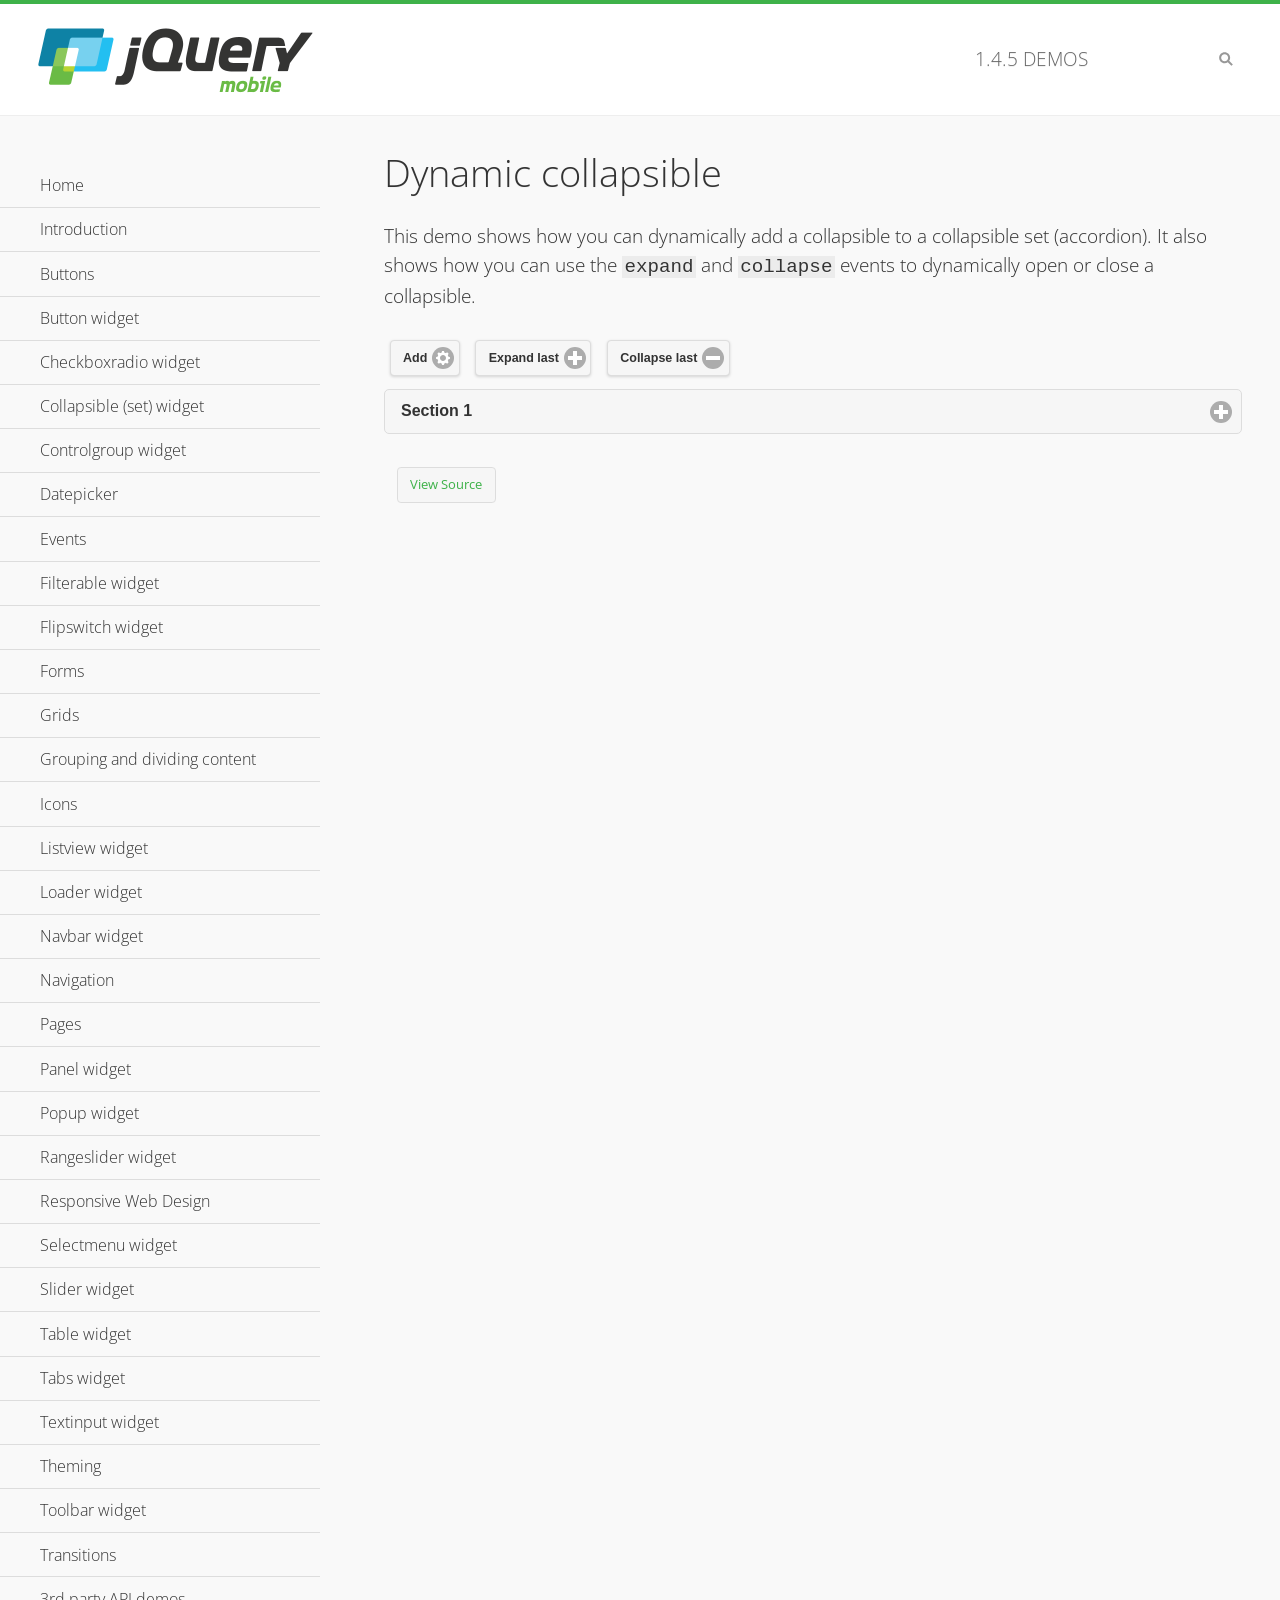
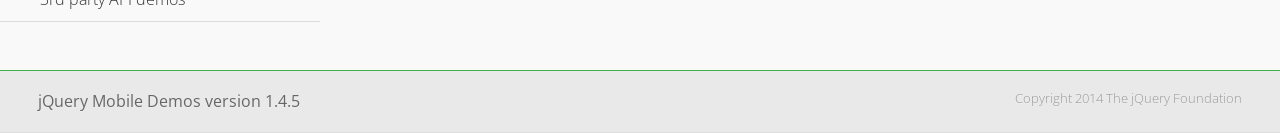
<file: resour/demos/collapsible-dynamic/index.html>
<!DOCTYPE html>
<html>
<head>
	<meta charset="utf-8">
	<meta name="viewport" content="width=device-width, initial-scale=1">
	<title>Dynamic collapsible - jQuery Mobile Demos</title>
	<link rel="shortcut icon" href="../favicon.ico">
    <link rel="stylesheet" href="http://fonts.googleapis.com/css?family=Open+Sans:300,400,700">
	<link rel="stylesheet" href="../css/themes/default/jquery.mobile-1.4.5.min.css">
	<link rel="stylesheet" href="../_assets/css/jqm-demos.css">
	<script src="../js/jquery.js"></script>
	<script src="../_assets/js/index.js"></script>
	<script src="../js/jquery.mobile-1.4.5.min.js"></script>
	<script>
		$( document ).on( "pagecreate", function() {
			var nextId = 1;

			$("#add").click(function() {
				nextId++;
				var content = "<div data-role='collapsible' id='set" + nextId + "'><h3>Section " + nextId + "</h3><p>I am the collapsible content in a set so this feels like an accordion. I am hidden by default because I have the 'collapsed' state; you need to expand the header to see me.</p></div>";

				$( "#set" ).append( content ).collapsibleset( "refresh" );
			});

			$( "#expand" ).click(function() {
				$("#set").children(":last").collapsible( "expand" );
			});

			$( "#collapse" ).click(function() {
				$( "#set" ).children( ":last" ).collapsible( "collapse" );
			});
		});
	</script>
</head>
<body>
<div data-role="page" class="jqm-demos">

	<div data-role="header" class="jqm-header">
		<h2><a href="../" title="jQuery Mobile Demos home"><img src="../_assets/img/jquery-logo.png" alt="jQuery Mobile"></a></h2>
		<p><span class="jqm-version"></span> Demos</p>
		<a href="#" class="jqm-navmenu-link ui-btn ui-btn-icon-notext ui-corner-all ui-icon-bars ui-nodisc-icon ui-alt-icon ui-btn-left">Menu</a>
		<a href="#" class="jqm-search-link ui-btn ui-btn-icon-notext ui-corner-all ui-icon-search ui-nodisc-icon ui-alt-icon ui-btn-right">Search</a>
	</div><!-- /header -->

	<div role="main" class="ui-content jqm-content">

        <h1>Dynamic collapsible</h1>

        <p>This demo shows how you can dynamically add a collapsible to a collapsible set (accordion). It also shows how you can use the <code>expand</code> and <code>collapse</code> events to dynamically open or close a collapsible.</p>

        <div data-demo-html="true" data-demo-js="true">
            <button type="button" data-icon="gear" data-iconpos="right" data-mini="true" data-inline="true" id="add">Add</button>
            <button type="button" data-icon="plus" data-iconpos="right" data-mini="true" data-inline="true" id="expand">Expand last</button>
            <button type="button" data-icon="minus" data-iconpos="right" data-mini="true" data-inline="true" id="collapse">Collapse last</button>

            <div data-role="collapsibleset" data-content-theme="a" data-iconpos="right" id="set">
                <div data-role="collapsible" id="set1" data-collapsed="true">
                    <h3>Section 1</h3>
                    <p>I'm the collapsible content.</p>
                </div>
            </div>

        </div><!--/demo-html -->

	</div><!-- /content -->
	    <div data-role="panel" class="jqm-navmenu-panel" data-position="left" data-display="overlay" data-theme="a">
	    	<ul class="jqm-list ui-alt-icon ui-nodisc-icon">
<li data-filtertext="demos homepage" data-icon="home"><a href=".././">Home</a></li>
<li data-filtertext="introduction overview getting started"><a href="../intro/" data-ajax="false">Introduction</a></li>
<li data-filtertext="buttons button markup buttonmarkup method anchor link button element"><a href="../button-markup/" data-ajax="false">Buttons</a></li>
<li data-filtertext="form button widget input button submit reset"><a href="../button/" data-ajax="false">Button widget</a></li>
<li data-role="collapsible" data-enhanced="true" data-collapsed-icon="carat-d" data-expanded-icon="carat-u" data-iconpos="right" data-inset="false" class="ui-collapsible ui-collapsible-themed-content ui-collapsible-collapsed">
	<h3 class="ui-collapsible-heading ui-collapsible-heading-collapsed">
		<a href="#" class="ui-collapsible-heading-toggle ui-btn ui-btn-icon-right ui-btn-inherit ui-icon-carat-d">
		    Checkboxradio widget<span class="ui-collapsible-heading-status"> click to expand contents</span>
		</a>
	</h3>
	<div class="ui-collapsible-content ui-body-inherit ui-collapsible-content-collapsed" aria-hidden="true">
		<ul>
			<li data-filtertext="form checkboxradio widget checkbox input checkboxes controlgroups"><a href="../checkboxradio-checkbox/" data-ajax="false">Checkboxes</a></li>
			<li data-filtertext="form checkboxradio widget radio input radio buttons controlgroups"><a href="../checkboxradio-radio/" data-ajax="false">Radio buttons</a></li>
		</ul>
	</div>
</li>
<li data-role="collapsible" data-enhanced="true" data-collapsed-icon="carat-d" data-expanded-icon="carat-u" data-iconpos="right" data-inset="false" class="ui-collapsible ui-collapsible-themed-content ui-collapsible-collapsed">
	<h3 class="ui-collapsible-heading ui-collapsible-heading-collapsed">
		<a href="#" class="ui-collapsible-heading-toggle ui-btn ui-btn-icon-right ui-btn-inherit ui-icon-carat-d">
			Collapsible (set) widget<span class="ui-collapsible-heading-status"> click to expand contents</span>
		</a>
	</h3>
	<div class="ui-collapsible-content ui-body-inherit ui-collapsible-content-collapsed" aria-hidden="true">
		<ul>
			<li data-filtertext="collapsibles content formatting"><a href="../collapsible/" data-ajax="false">Collapsible</a></li>
			<li data-filtertext="dynamic collapsible set accordion append expand"><a href="../collapsible-dynamic/" data-ajax="false">Dynamic collapsibles</a></li>
			<li data-filtertext="accordions collapsible set widget content formatting grouped collapsibles"><a href="../collapsibleset/" data-ajax="false">Collapsible set</a></li>
		</ul>
	</div>
</li>
<li data-role="collapsible" data-enhanced="true" data-collapsed-icon="carat-d" data-expanded-icon="carat-u" data-iconpos="right" data-inset="false" class="ui-collapsible ui-collapsible-themed-content ui-collapsible-collapsed">
	<h3 class="ui-collapsible-heading ui-collapsible-heading-collapsed">
		<a href="#" class="ui-collapsible-heading-toggle ui-btn ui-btn-icon-right ui-btn-inherit ui-icon-carat-d">
			Controlgroup widget<span class="ui-collapsible-heading-status"> click to expand contents</span>
		</a>
	</h3>
	<div class="ui-collapsible-content ui-body-inherit ui-collapsible-content-collapsed" aria-hidden="true">
		<ul>
			<li data-filtertext="controlgroups selectmenu checkboxradio input grouped buttons horizontal vertical"><a href="../controlgroup/" data-ajax="false">Controlgroup</a></li>
			<li data-filtertext="dynamic controlgroup dynamically add buttons"><a href="../controlgroup-dynamic/" data-ajax="false">Dynamic controlgroups</a></li>
		</ul>
	</div>
</li>
<li data-filtertext="form datepicker widget date input"><a href="../datepicker/" data-ajax="false">Datepicker</a></li>
<li data-role="collapsible" data-enhanced="true" data-collapsed-icon="carat-d" data-expanded-icon="carat-u" data-iconpos="right" data-inset="false" class="ui-collapsible ui-collapsible-themed-content ui-collapsible-collapsed">
	<h3 class="ui-collapsible-heading ui-collapsible-heading-collapsed">
		<a href="#" class="ui-collapsible-heading-toggle ui-btn ui-btn-icon-right ui-btn-inherit ui-icon-carat-d">
			Events<span class="ui-collapsible-heading-status"> click to expand contents</span>
		</a>
	</h3>
	<div class="ui-collapsible-content ui-body-inherit ui-collapsible-content-collapsed" aria-hidden="true">
		<ul>
			<li data-filtertext="swipe to delete list items listviews swipe events"><a href="../swipe-list/" data-ajax="false">Swipe list items</a></li>
			<li data-filtertext="swipe to navigate swipe page navigation swipe events"><a href="../swipe-page/" data-ajax="false">Swipe page navigation</a></li>
		</ul>
	</div>
</li>
<li data-filtertext="filterable filter elements sorting searching listview table"><a href="../filterable/" data-ajax="false">Filterable widget</a></li>
<li data-filtertext="form flipswitch widget flip toggle switch binary select checkbox input"><a href="../flipswitch/" data-ajax="false">Flipswitch widget</a></li>
<li data-role="collapsible" data-enhanced="true" data-collapsed-icon="carat-d" data-expanded-icon="carat-u" data-iconpos="right" data-inset="false" class="ui-collapsible ui-collapsible-themed-content ui-collapsible-collapsed">
	<h3 class="ui-collapsible-heading ui-collapsible-heading-collapsed">
		<a href="#" class="ui-collapsible-heading-toggle ui-btn ui-btn-icon-right ui-btn-inherit ui-icon-carat-d">
			Forms<span class="ui-collapsible-heading-status"> click to expand contents</span>
		</a>
	</h3>
	<div class="ui-collapsible-content ui-body-inherit ui-collapsible-content-collapsed" aria-hidden="true">
		<ul>
			<li data-filtertext="forms text checkbox radio range button submit reset inputs selects textarea slider flipswitch label form elements"><a href="../forms/" data-ajax="false">Forms</a></li>
			<li data-filtertext="form hide labels hidden accessible ui-hidden-accessible forms"><a href="../forms-label-hidden-accessible/" data-ajax="false">Hide labels</a></li>
			<li data-filtertext="form field containers fieldcontain ui-field-contain forms"><a href="../forms-field-contain/" data-ajax="false">Field containers</a></li>
			<li data-filtertext="forms disabled form elements"><a href="../forms-disabled/" data-ajax="false">Forms disabled</a></li>
			<li data-filtertext="forms gallery examples overview forms text checkbox radio range button submit reset inputs selects textarea slider flipswitch label form elements"><a href="../forms-gallery/" data-ajax="false">Forms gallery</a></li>
		</ul>
	</div>
</li>
<li data-role="collapsible" data-enhanced="true" data-collapsed-icon="carat-d" data-expanded-icon="carat-u" data-iconpos="right" data-inset="false" class="ui-collapsible ui-collapsible-themed-content ui-collapsible-collapsed">
	<h3 class="ui-collapsible-heading ui-collapsible-heading-collapsed">
		<a href="#" class="ui-collapsible-heading-toggle ui-btn ui-btn-icon-right ui-btn-inherit ui-icon-carat-d">
			Grids<span class="ui-collapsible-heading-status"> click to expand contents</span>
		</a>
	</h3>
	<div class="ui-collapsible-content ui-body-inherit ui-collapsible-content-collapsed" aria-hidden="true">
		<ul>
			<li data-filtertext="grids columns blocks content formatting rwd responsive css framework"><a href="../grids/" data-ajax="false">Grids</a></li>
			<li data-filtertext="buttons in grids css framework"><a href="../grids-buttons/" data-ajax="false">Buttons in grids</a></li>
			<li data-filtertext="custom responsive grids rwd css framework"><a href="../grids-custom-responsive/" data-ajax="false">Custom responsive grids</a></li>
		</ul>
	</div>
</li>
<li data-filtertext="blocks content formatting sections heading"><a href="../body-bar-classes/" data-ajax="false">Grouping and dividing content</a></li>
<li data-role="collapsible" data-enhanced="true" data-collapsed-icon="carat-d" data-expanded-icon="carat-u" data-iconpos="right" data-inset="false" class="ui-collapsible ui-collapsible-themed-content ui-collapsible-collapsed">
	<h3 class="ui-collapsible-heading ui-collapsible-heading-collapsed">
		<a href="#" class="ui-collapsible-heading-toggle ui-btn ui-btn-icon-right ui-btn-inherit ui-icon-carat-d">
			Icons<span class="ui-collapsible-heading-status"> click to expand contents</span>
		</a>
	</h3>
	<div class="ui-collapsible-content ui-body-inherit ui-collapsible-content-collapsed" aria-hidden="true">
		<ul>
			<li data-filtertext="button icons svg disc alt custom icon position"><a href="../icons/" data-ajax="false">Icons</a></li>
			<li data-filtertext=""><a href="../icons-grunticon/" data-ajax="false">Grunticon loader</a></li>
		</ul>
	</div>
</li>
<li data-role="collapsible" data-enhanced="true" data-collapsed-icon="carat-d" data-expanded-icon="carat-u" data-iconpos="right" data-inset="false" class="ui-collapsible ui-collapsible-themed-content ui-collapsible-collapsed">
	<h3 class="ui-collapsible-heading ui-collapsible-heading-collapsed">
		<a href="#" class="ui-collapsible-heading-toggle ui-btn ui-btn-icon-right ui-btn-inherit ui-icon-carat-d">
			Listview widget<span class="ui-collapsible-heading-status"> click to expand contents</span>
		</a>
	</h3>
	<div class="ui-collapsible-content ui-body-inherit ui-collapsible-content-collapsed" aria-hidden="true">
		<ul>
			<li data-filtertext="listview widget thumbnails icons nested split button collapsible ul ol"><a href="../listview/" data-ajax="false">Listview</a></li>
			<li data-filtertext="autocomplete filterable reveal listview filtertextbeforefilter placeholder"><a href="../listview-autocomplete/" data-ajax="false">Listview autocomplete</a></li>
			<li data-filtertext="autocomplete filterable reveal listview remote data filtertextbeforefilter placeholder"><a href="../listview-autocomplete-remote/" data-ajax="false">Listview autocomplete remote data</a></li>
			<li data-filtertext="autodividers anchor jump scroll linkbars listview lists ul ol"><a href="../listview-autodividers-linkbar/" data-ajax="false">Listview autodividers linkbar</a></li>
			<li data-filtertext="listview autodividers selector autodividersselector lists ul ol"><a href="../listview-autodividers-selector/" data-ajax="false">Listview autodividers selector</a></li>
			<li data-filtertext="listview nested list items"><a href="../listview-nested-lists/" data-ajax="false">Nested Listviews</a></li>
			<li data-filtertext="listview collapsible list items flat"><a href="../listview-collapsible-item-flat/" data-ajax="false">Listview collapsible list items (flat)</a></li>
			<li data-filtertext="listview collapsible list indented"><a href="../listview-collapsible-item-indented/" data-ajax="false">Listview collapsible list items (indented)</a></li>
			<li data-filtertext="grid listview responsive grids responsive listviews lists ul"><a href="../listview-grid/" data-ajax="false">Listview responsive grid</a></li>
		</ul>
	</div>
</li>
<li data-filtertext="loader widget page loading navigation overlay spinner"><a href="../loader/" data-ajax="false">Loader widget</a></li>
<li data-filtertext="navbar widget navmenu toolbars header footer"><a href="../navbar/" data-ajax="false">Navbar widget</a></li>
<li data-role="collapsible" data-enhanced="true" data-collapsed-icon="carat-d" data-expanded-icon="carat-u" data-iconpos="right" data-inset="false" class="ui-collapsible ui-collapsible-themed-content ui-collapsible-collapsed">
	<h3 class="ui-collapsible-heading ui-collapsible-heading-collapsed">
		<a href="#" class="ui-collapsible-heading-toggle ui-btn ui-btn-icon-right ui-btn-inherit ui-icon-carat-d">
			Navigation<span class="ui-collapsible-heading-status"> click to expand contents</span>
		</a>
	</h3>
	<div class="ui-collapsible-content ui-body-inherit ui-collapsible-content-collapsed" aria-hidden="true">
		<ul>
			<li data-filtertext="ajax navigation navigate widget history event method"><a href="../navigation/" data-ajax="false">Navigation</a></li>
			<li data-filtertext="linking pages page links navigation ajax prefetch cache"><a href="../navigation-linking-pages/" data-ajax="false">Linking pages</a></li>
			<!-- <li data-filtertext="php redirect server redirection server-side navigation"><a href="../navigation-php-redirect/" data-ajax="false">PHP redirect demo</a></li>-->
			<li data-filtertext="navigation redirection hash query"><a href="../navigation-hash-processing/" data-ajax="false">Hash processing demo</a></li>
			<li data-filtertext="navigation redirection hash query"><a href="../page-events/" data-ajax="false">Page Navigation Events</a></li>
		</ul>
	</div>
</li>
<li data-role="collapsible" data-enhanced="true" data-collapsed-icon="carat-d" data-expanded-icon="carat-u" data-iconpos="right" data-inset="false" class="ui-collapsible ui-collapsible-themed-content ui-collapsible-collapsed">
	<h3 class="ui-collapsible-heading ui-collapsible-heading-collapsed">
		<a href="#" class="ui-collapsible-heading-toggle ui-btn ui-btn-icon-right ui-btn-inherit ui-icon-carat-d">
			Pages<span class="ui-collapsible-heading-status"> click to expand contents</span>
		</a>
	</h3>
	<div class="ui-collapsible-content ui-body-inherit ui-collapsible-content-collapsed" aria-hidden="true">
		<ul>
			<li data-filtertext="pages page widget ajax navigation"><a href="../pages/" data-ajax="false">Pages</a></li>
			<li data-filtertext="single page"><a href="../pages-single-page/" data-ajax="false">Single page</a></li>
			<li data-filtertext="multipage multi-page page"><a href="../pages-multi-page/" data-ajax="false">Multi-page template</a></li>
			<li data-filtertext="dialog page widget modal popup"><a href="../pages-dialog/" data-ajax="false">Dialog page</a></li>
		</ul>
	</div>
</li>
<li data-role="collapsible" data-enhanced="true" data-collapsed-icon="carat-d" data-expanded-icon="carat-u" data-iconpos="right" data-inset="false" class="ui-collapsible ui-collapsible-themed-content ui-collapsible-collapsed">
	<h3 class="ui-collapsible-heading ui-collapsible-heading-collapsed">
		<a href="#" class="ui-collapsible-heading-toggle ui-btn ui-btn-icon-right ui-btn-inherit ui-icon-carat-d">
			Panel widget<span class="ui-collapsible-heading-status"> click to expand contents</span>
		</a>
	</h3>
	<div class="ui-collapsible-content ui-body-inherit ui-collapsible-content-collapsed" aria-hidden="true">
		<ul>
			<li data-filtertext="panel widget sliding panels reveal push overlay responsive"><a href="../panel/" data-ajax="false">Panel</a></li>
			<li data-filtertext=""><a href="../panel-external/" data-ajax="false">External panels</a></li>
			<li data-filtertext="panel "><a href="../panel-fixed/" data-ajax="false">Fixed panels</a></li>
			<li data-filtertext="panel slide panels sliding panels shadow rwd responsive breakpoint"><a href="../panel-responsive/" data-ajax="false">Panels responsive</a></li>
			<li data-filtertext="panel custom style custom panel width reveal shadow listview panel styling page background wrapper"><a href="../panel-styling/" data-ajax="false">Custom panel style</a></li>
			<li data-filtertext="panel open on swipe"><a href="../panel-swipe-open/" data-ajax="false">Panel open on swipe</a></li>
			<li data-filtertext="panels outside page internal external toolbars"><a href="../panel-external-internal/" data-ajax="false">Panel external and internal</a></li>
		</ul>
	</div>
</li>
<li data-role="collapsible" data-enhanced="true" data-collapsed-icon="carat-d" data-expanded-icon="carat-u" data-iconpos="right" data-inset="false" class="ui-collapsible ui-collapsible-themed-content ui-collapsible-collapsed">
	<h3 class="ui-collapsible-heading ui-collapsible-heading-collapsed">
		<a href="#" class="ui-collapsible-heading-toggle ui-btn ui-btn-icon-right ui-btn-inherit ui-icon-carat-d">
			Popup widget<span class="ui-collapsible-heading-status"> click to expand contents</span>
		</a>
	</h3>
	<div class="ui-collapsible-content ui-body-inherit ui-collapsible-content-collapsed" aria-hidden="true">
		<ul>
			<li data-filtertext="popup widget popups dialog modal transition tooltip lightbox form overlay screen flip pop fade transition"><a href="../popup/" data-ajax="false">Popup</a></li>
			<li data-filtertext="popup alignment position"><a href="../popup-alignment/" data-ajax="false">Popup alignment</a></li>
			<li data-filtertext="popup arrow size popups popover"><a href="../popup-arrow-size/" data-ajax="false">Popup arrow size</a></li>
			<li data-filtertext="dynamic popups popup images lightbox"><a href="../popup-dynamic/" data-ajax="false">Dynamic popups</a></li>
			<li data-filtertext="popups with iframes scaling"><a href="../popup-iframe/" data-ajax="false">Popups with iframes</a></li>
			<li data-filtertext="popup image scaling"><a href="../popup-image-scaling/" data-ajax="false">Popup image scaling</a></li>
			<li data-filtertext="external popup outside multi-page"><a href="../popup-outside-multipage/" data-ajax="false">Popup outside multi-page</a></li>
		</ul>
	</div>
</li>
<li data-filtertext="form rangeslider widget dual sliders dual handle sliders range input"><a href="../rangeslider/" data-ajax="false">Rangeslider widget</a></li>
<li data-filtertext="responsive web design rwd adaptive progressive enhancement PE accessible mobile breakpoints media query media queries"><a href="../rwd/" data-ajax="false">Responsive Web Design</a></li>
<li data-role="collapsible" data-enhanced="true" data-collapsed-icon="carat-d" data-expanded-icon="carat-u" data-iconpos="right" data-inset="false" class="ui-collapsible ui-collapsible-themed-content ui-collapsible-collapsed">
	<h3 class="ui-collapsible-heading ui-collapsible-heading-collapsed">
		<a href="#" class="ui-collapsible-heading-toggle ui-btn ui-btn-icon-right ui-btn-inherit ui-icon-carat-d">
			Selectmenu widget<span class="ui-collapsible-heading-status"> click to expand contents</span>
		</a>
	</h3>
	<div class="ui-collapsible-content ui-body-inherit ui-collapsible-content-collapsed" aria-hidden="true">
		<ul>
			<li data-filtertext="form selectmenu widget select input custom select menu selects"><a href="../selectmenu/" data-ajax="false">Selectmenu</a></li>
			<li data-filtertext="form custom select menu selectmenu widget custom menu option optgroup multiple selects"><a href="../selectmenu-custom/" data-ajax="false">Custom select menu</a></li>
			<li data-filtertext="filterable select filter popup dialog"><a href="../selectmenu-custom-filter/" data-ajax="false">Custom select menu with filter</a></li>
		</ul>
	</div>
</li>
<li data-role="collapsible" data-enhanced="true" data-collapsed-icon="carat-d" data-expanded-icon="carat-u" data-iconpos="right" data-inset="false" class="ui-collapsible ui-collapsible-themed-content ui-collapsible-collapsed">
	<h3 class="ui-collapsible-heading ui-collapsible-heading-collapsed">
		<a href="#" class="ui-collapsible-heading-toggle ui-btn ui-btn-icon-right ui-btn-inherit ui-icon-carat-d">
			Slider widget<span class="ui-collapsible-heading-status"> click to expand contents</span>
		</a>
	</h3>
	<div class="ui-collapsible-content ui-body-inherit ui-collapsible-content-collapsed" aria-hidden="true">
		<ul>
			<li data-filtertext="form slider widget range input single sliders"><a href="../slider/" data-ajax="false">Slider</a></li>
			<li data-filtertext="form slider widget flipswitch slider binary select flip toggle switch"><a href="../slider-flipswitch/" data-ajax="false">Slider flip toggle switch</a></li>
			<li data-filtertext="form slider tooltip handle value input range sliders"><a href="../slider-tooltip/" data-ajax="false">Slider tooltip</a></li>
		</ul>
	</div>
</li>
<li data-role="collapsible" data-enhanced="true" data-collapsed-icon="carat-d" data-expanded-icon="carat-u" data-iconpos="right" data-inset="false" class="ui-collapsible ui-collapsible-themed-content ui-collapsible-collapsed">
	<h3 class="ui-collapsible-heading ui-collapsible-heading-collapsed">
		<a href="#" class="ui-collapsible-heading-toggle ui-btn ui-btn-icon-right ui-btn-inherit ui-icon-carat-d">
			Table widget<span class="ui-collapsible-heading-status"> click to expand contents</span>
		</a>
	</h3>
	<div class="ui-collapsible-content ui-body-inherit ui-collapsible-content-collapsed" aria-hidden="true">
		<ul>
			<li data-filtertext="table widget reflow column toggle th td responsive tables rwd hide show tabular"><a href="../table-column-toggle/" data-ajax="false">Table Column Toggle</a></li>
			<li data-filtertext="table column toggle phone comparison demo"><a href="../table-column-toggle-example/" data-ajax="false">Table Column Toggle demo</a></li>
			<li data-filtertext="responsive tables table column toggle heading groups rwd breakpoint"><a href="../table-column-toggle-heading-groups/" data-ajax="false">Table Column Toggle heading groups</a></li>
			<li data-filtertext="responsive tables table column toggle hide rwd breakpoint customization options"><a href="../table-column-toggle-options/" data-ajax="false">Table Column Toggle options</a></li>
			<li data-filtertext="table reflow th td responsive rwd columns tabular"><a href="../table-reflow/" data-ajax="false">Table Reflow</a></li>
			<li data-filtertext="responsive tables table reflow heading groups rwd breakpoint"><a href="../table-reflow-heading-groups/" data-ajax="false">Table Reflow heading groups</a></li>
			<li data-filtertext="responsive tables table reflow stripes strokes table style"><a href="../table-reflow-stripes-strokes/" data-ajax="false">Table Reflow stripes and strokes</a></li>
			<li data-filtertext="responsive tables table reflow stack custom styles"><a href="../table-reflow-styling/" data-ajax="false">Table Reflow custom styles</a></li>
		</ul>
	</div>
</li>
<li data-filtertext="ui tabs widget"><a href="../tabs/" data-ajax="false">Tabs widget</a></li>
<li data-filtertext="form textinput widget text input textarea number date time tel email file color password"><a href="../textinput/" data-ajax="false">Textinput widget</a></li>
<li data-role="collapsible" data-enhanced="true" data-collapsed-icon="carat-d" data-expanded-icon="carat-u" data-iconpos="right" data-inset="false" class="ui-collapsible ui-collapsible-themed-content ui-collapsible-collapsed">
	<h3 class="ui-collapsible-heading ui-collapsible-heading-collapsed">
		<a href="#" class="ui-collapsible-heading-toggle ui-btn ui-btn-icon-right ui-btn-inherit ui-icon-carat-d">
			Theming<span class="ui-collapsible-heading-status"> click to expand contents</span>
		</a>
	</h3>
	<div class="ui-collapsible-content ui-body-inherit ui-collapsible-content-collapsed" aria-hidden="true">
		<ul>
			<li data-filtertext="default theme swatches theming style css"><a href="../theme-default/" data-ajax="false">Default theme</a></li>
			<li data-filtertext="classic theme old theme swatches theming style css"><a href="../theme-classic/" data-ajax="false">Classic theme</a></li>
		</ul>
	</div>
</li>
<li data-role="collapsible" data-enhanced="true" data-collapsed-icon="carat-d" data-expanded-icon="carat-u" data-iconpos="right" data-inset="false" class="ui-collapsible ui-collapsible-themed-content ui-collapsible-collapsed">
	<h3 class="ui-collapsible-heading ui-collapsible-heading-collapsed">
		<a href="#" class="ui-collapsible-heading-toggle ui-btn ui-btn-icon-right ui-btn-inherit ui-icon-carat-d">
			Toolbar widget<span class="ui-collapsible-heading-status"> click to expand contents</span>
		</a>
	</h3>
	<div class="ui-collapsible-content ui-body-inherit ui-collapsible-content-collapsed" aria-hidden="true">
		<ul>
			<li data-filtertext="toolbar widget header footer toolbars fixed fullscreen external sections"><a href="../toolbar/" data-ajax="false">Toolbar</a></li>
			<li data-filtertext="dynamic toolbars dynamically add toolbar header footer"><a href="../toolbar-dynamic/" data-ajax="false">Dynamic toolbars</a></li>
			<li data-filtertext="external toolbars header footer"><a href="../toolbar-external/" data-ajax="false">External toolbars</a></li>
			<li data-filtertext="fixed toolbars header footer"><a href="../toolbar-fixed/" data-ajax="false">Fixed toolbars</a></li>
			<li data-filtertext="fixed fullscreen toolbars header footer"><a href="../toolbar-fixed-fullscreen/" data-ajax="false">Fullscreen toolbars</a></li>
			<li data-filtertext="external fixed toolbars header footer"><a href="../toolbar-fixed-external/" data-ajax="false">Fixed external toolbars</a></li>
			<li data-filtertext="external persistent toolbars header footer navbar navmenu"><a href="../toolbar-fixed-persistent/" data-ajax="false">Persistent toolbars</a></li>
			<li data-filtertext="external ajax optimized toolbars persistent toolbars header footer navbar"><a href="../toolbar-fixed-persistent-optimized/" data-ajax="false">Ajax optimized toolbars</a></li>
			<li data-filtertext="form in toolbars header footer"><a href="../toolbar-fixed-forms/" data-ajax="false">Form in toolbar</a></li>
		</ul>
	</div>
</li>
<li data-filtertext="page transitions animated pages popup navigation flip slide fade pop"><a href="../transitions/" data-ajax="false">Transitions</a></li>
<li data-role="collapsible" data-enhanced="true" data-collapsed-icon="carat-d" data-expanded-icon="carat-u" data-iconpos="right" data-inset="false" class="ui-collapsible ui-collapsible-themed-content ui-collapsible-collapsed">
	<h3 class="ui-collapsible-heading ui-collapsible-heading-collapsed">
		<a href="#" class="ui-collapsible-heading-toggle ui-btn ui-btn-icon-right ui-btn-inherit ui-icon-carat-d">
			3rd party API demos<span class="ui-collapsible-heading-status"> click to expand contents</span>
		</a>
	</h3>
	<div class="ui-collapsible-content ui-body-inherit ui-collapsible-content-collapsed" aria-hidden="true">
		<ul>
			<li data-filtertext="backbone requirejs navigation router"><a href="../backbone-requirejs/" data-ajax="false">Backbone RequireJS</a></li>
			<li data-filtertext="google maps geolocation demo"><a href="../map-geolocation/" data-ajax="false">Google Maps geolocation</a></li>
			<li data-filtertext="google maps hybrid"><a href="../map-list-toggle/" data-ajax="false">Google Maps list toggle</a></li>
		</ul>
	</div>
</li>



		     </ul>
		</div><!-- /panel -->


	<div data-role="footer" data-position="fixed" data-tap-toggle="false" class="jqm-footer">
		<p>jQuery Mobile Demos version <span class="jqm-version"></span></p>
		<p>Copyright 2014 The jQuery Foundation</p>
	</div><!-- /footer -->
	<!-- TODO: This should become an external panel so we can add input to markup (unique ID) -->
    <div data-role="panel" class="jqm-search-panel" data-position="right" data-display="overlay" data-theme="a">
		<div class="jqm-search">
			<ul class="jqm-list" data-filter-placeholder="Search demos..." data-filter-reveal="true">
<li data-filtertext="demos homepage" data-icon="home"><a href=".././">Home</a></li>
<li data-filtertext="introduction overview getting started"><a href="../intro/" data-ajax="false">Introduction</a></li>
<li data-filtertext="buttons button markup buttonmarkup method anchor link button element"><a href="../button-markup/" data-ajax="false">Buttons</a></li>
<li data-filtertext="form button widget input button submit reset"><a href="../button/" data-ajax="false">Button widget</a></li>
<li data-role="collapsible" data-enhanced="true" data-collapsed-icon="carat-d" data-expanded-icon="carat-u" data-iconpos="right" data-inset="false" class="ui-collapsible ui-collapsible-themed-content ui-collapsible-collapsed">
	<h3 class="ui-collapsible-heading ui-collapsible-heading-collapsed">
		<a href="#" class="ui-collapsible-heading-toggle ui-btn ui-btn-icon-right ui-btn-inherit ui-icon-carat-d">
		    Checkboxradio widget<span class="ui-collapsible-heading-status"> click to expand contents</span>
		</a>
	</h3>
	<div class="ui-collapsible-content ui-body-inherit ui-collapsible-content-collapsed" aria-hidden="true">
		<ul>
			<li data-filtertext="form checkboxradio widget checkbox input checkboxes controlgroups"><a href="../checkboxradio-checkbox/" data-ajax="false">Checkboxes</a></li>
			<li data-filtertext="form checkboxradio widget radio input radio buttons controlgroups"><a href="../checkboxradio-radio/" data-ajax="false">Radio buttons</a></li>
		</ul>
	</div>
</li>
<li data-role="collapsible" data-enhanced="true" data-collapsed-icon="carat-d" data-expanded-icon="carat-u" data-iconpos="right" data-inset="false" class="ui-collapsible ui-collapsible-themed-content ui-collapsible-collapsed">
	<h3 class="ui-collapsible-heading ui-collapsible-heading-collapsed">
		<a href="#" class="ui-collapsible-heading-toggle ui-btn ui-btn-icon-right ui-btn-inherit ui-icon-carat-d">
			Collapsible (set) widget<span class="ui-collapsible-heading-status"> click to expand contents</span>
		</a>
	</h3>
	<div class="ui-collapsible-content ui-body-inherit ui-collapsible-content-collapsed" aria-hidden="true">
		<ul>
			<li data-filtertext="collapsibles content formatting"><a href="../collapsible/" data-ajax="false">Collapsible</a></li>
			<li data-filtertext="dynamic collapsible set accordion append expand"><a href="../collapsible-dynamic/" data-ajax="false">Dynamic collapsibles</a></li>
			<li data-filtertext="accordions collapsible set widget content formatting grouped collapsibles"><a href="../collapsibleset/" data-ajax="false">Collapsible set</a></li>
		</ul>
	</div>
</li>
<li data-role="collapsible" data-enhanced="true" data-collapsed-icon="carat-d" data-expanded-icon="carat-u" data-iconpos="right" data-inset="false" class="ui-collapsible ui-collapsible-themed-content ui-collapsible-collapsed">
	<h3 class="ui-collapsible-heading ui-collapsible-heading-collapsed">
		<a href="#" class="ui-collapsible-heading-toggle ui-btn ui-btn-icon-right ui-btn-inherit ui-icon-carat-d">
			Controlgroup widget<span class="ui-collapsible-heading-status"> click to expand contents</span>
		</a>
	</h3>
	<div class="ui-collapsible-content ui-body-inherit ui-collapsible-content-collapsed" aria-hidden="true">
		<ul>
			<li data-filtertext="controlgroups selectmenu checkboxradio input grouped buttons horizontal vertical"><a href="../controlgroup/" data-ajax="false">Controlgroup</a></li>
			<li data-filtertext="dynamic controlgroup dynamically add buttons"><a href="../controlgroup-dynamic/" data-ajax="false">Dynamic controlgroups</a></li>
		</ul>
	</div>
</li>
<li data-filtertext="form datepicker widget date input"><a href="../datepicker/" data-ajax="false">Datepicker</a></li>
<li data-role="collapsible" data-enhanced="true" data-collapsed-icon="carat-d" data-expanded-icon="carat-u" data-iconpos="right" data-inset="false" class="ui-collapsible ui-collapsible-themed-content ui-collapsible-collapsed">
	<h3 class="ui-collapsible-heading ui-collapsible-heading-collapsed">
		<a href="#" class="ui-collapsible-heading-toggle ui-btn ui-btn-icon-right ui-btn-inherit ui-icon-carat-d">
			Events<span class="ui-collapsible-heading-status"> click to expand contents</span>
		</a>
	</h3>
	<div class="ui-collapsible-content ui-body-inherit ui-collapsible-content-collapsed" aria-hidden="true">
		<ul>
			<li data-filtertext="swipe to delete list items listviews swipe events"><a href="../swipe-list/" data-ajax="false">Swipe list items</a></li>
			<li data-filtertext="swipe to navigate swipe page navigation swipe events"><a href="../swipe-page/" data-ajax="false">Swipe page navigation</a></li>
		</ul>
	</div>
</li>
<li data-filtertext="filterable filter elements sorting searching listview table"><a href="../filterable/" data-ajax="false">Filterable widget</a></li>
<li data-filtertext="form flipswitch widget flip toggle switch binary select checkbox input"><a href="../flipswitch/" data-ajax="false">Flipswitch widget</a></li>
<li data-role="collapsible" data-enhanced="true" data-collapsed-icon="carat-d" data-expanded-icon="carat-u" data-iconpos="right" data-inset="false" class="ui-collapsible ui-collapsible-themed-content ui-collapsible-collapsed">
	<h3 class="ui-collapsible-heading ui-collapsible-heading-collapsed">
		<a href="#" class="ui-collapsible-heading-toggle ui-btn ui-btn-icon-right ui-btn-inherit ui-icon-carat-d">
			Forms<span class="ui-collapsible-heading-status"> click to expand contents</span>
		</a>
	</h3>
	<div class="ui-collapsible-content ui-body-inherit ui-collapsible-content-collapsed" aria-hidden="true">
		<ul>
			<li data-filtertext="forms text checkbox radio range button submit reset inputs selects textarea slider flipswitch label form elements"><a href="../forms/" data-ajax="false">Forms</a></li>
			<li data-filtertext="form hide labels hidden accessible ui-hidden-accessible forms"><a href="../forms-label-hidden-accessible/" data-ajax="false">Hide labels</a></li>
			<li data-filtertext="form field containers fieldcontain ui-field-contain forms"><a href="../forms-field-contain/" data-ajax="false">Field containers</a></li>
			<li data-filtertext="forms disabled form elements"><a href="../forms-disabled/" data-ajax="false">Forms disabled</a></li>
			<li data-filtertext="forms gallery examples overview forms text checkbox radio range button submit reset inputs selects textarea slider flipswitch label form elements"><a href="../forms-gallery/" data-ajax="false">Forms gallery</a></li>
		</ul>
	</div>
</li>
<li data-role="collapsible" data-enhanced="true" data-collapsed-icon="carat-d" data-expanded-icon="carat-u" data-iconpos="right" data-inset="false" class="ui-collapsible ui-collapsible-themed-content ui-collapsible-collapsed">
	<h3 class="ui-collapsible-heading ui-collapsible-heading-collapsed">
		<a href="#" class="ui-collapsible-heading-toggle ui-btn ui-btn-icon-right ui-btn-inherit ui-icon-carat-d">
			Grids<span class="ui-collapsible-heading-status"> click to expand contents</span>
		</a>
	</h3>
	<div class="ui-collapsible-content ui-body-inherit ui-collapsible-content-collapsed" aria-hidden="true">
		<ul>
			<li data-filtertext="grids columns blocks content formatting rwd responsive css framework"><a href="../grids/" data-ajax="false">Grids</a></li>
			<li data-filtertext="buttons in grids css framework"><a href="../grids-buttons/" data-ajax="false">Buttons in grids</a></li>
			<li data-filtertext="custom responsive grids rwd css framework"><a href="../grids-custom-responsive/" data-ajax="false">Custom responsive grids</a></li>
		</ul>
	</div>
</li>
<li data-filtertext="blocks content formatting sections heading"><a href="../body-bar-classes/" data-ajax="false">Grouping and dividing content</a></li>
<li data-role="collapsible" data-enhanced="true" data-collapsed-icon="carat-d" data-expanded-icon="carat-u" data-iconpos="right" data-inset="false" class="ui-collapsible ui-collapsible-themed-content ui-collapsible-collapsed">
	<h3 class="ui-collapsible-heading ui-collapsible-heading-collapsed">
		<a href="#" class="ui-collapsible-heading-toggle ui-btn ui-btn-icon-right ui-btn-inherit ui-icon-carat-d">
			Icons<span class="ui-collapsible-heading-status"> click to expand contents</span>
		</a>
	</h3>
	<div class="ui-collapsible-content ui-body-inherit ui-collapsible-content-collapsed" aria-hidden="true">
		<ul>
			<li data-filtertext="button icons svg disc alt custom icon position"><a href="../icons/" data-ajax="false">Icons</a></li>
			<li data-filtertext=""><a href="../icons-grunticon/" data-ajax="false">Grunticon loader</a></li>
		</ul>
	</div>
</li>
<li data-role="collapsible" data-enhanced="true" data-collapsed-icon="carat-d" data-expanded-icon="carat-u" data-iconpos="right" data-inset="false" class="ui-collapsible ui-collapsible-themed-content ui-collapsible-collapsed">
	<h3 class="ui-collapsible-heading ui-collapsible-heading-collapsed">
		<a href="#" class="ui-collapsible-heading-toggle ui-btn ui-btn-icon-right ui-btn-inherit ui-icon-carat-d">
			Listview widget<span class="ui-collapsible-heading-status"> click to expand contents</span>
		</a>
	</h3>
	<div class="ui-collapsible-content ui-body-inherit ui-collapsible-content-collapsed" aria-hidden="true">
		<ul>
			<li data-filtertext="listview widget thumbnails icons nested split button collapsible ul ol"><a href="../listview/" data-ajax="false">Listview</a></li>
			<li data-filtertext="autocomplete filterable reveal listview filtertextbeforefilter placeholder"><a href="../listview-autocomplete/" data-ajax="false">Listview autocomplete</a></li>
			<li data-filtertext="autocomplete filterable reveal listview remote data filtertextbeforefilter placeholder"><a href="../listview-autocomplete-remote/" data-ajax="false">Listview autocomplete remote data</a></li>
			<li data-filtertext="autodividers anchor jump scroll linkbars listview lists ul ol"><a href="../listview-autodividers-linkbar/" data-ajax="false">Listview autodividers linkbar</a></li>
			<li data-filtertext="listview autodividers selector autodividersselector lists ul ol"><a href="../listview-autodividers-selector/" data-ajax="false">Listview autodividers selector</a></li>
			<li data-filtertext="listview nested list items"><a href="../listview-nested-lists/" data-ajax="false">Nested Listviews</a></li>
			<li data-filtertext="listview collapsible list items flat"><a href="../listview-collapsible-item-flat/" data-ajax="false">Listview collapsible list items (flat)</a></li>
			<li data-filtertext="listview collapsible list indented"><a href="../listview-collapsible-item-indented/" data-ajax="false">Listview collapsible list items (indented)</a></li>
			<li data-filtertext="grid listview responsive grids responsive listviews lists ul"><a href="../listview-grid/" data-ajax="false">Listview responsive grid</a></li>
		</ul>
	</div>
</li>
<li data-filtertext="loader widget page loading navigation overlay spinner"><a href="../loader/" data-ajax="false">Loader widget</a></li>
<li data-filtertext="navbar widget navmenu toolbars header footer"><a href="../navbar/" data-ajax="false">Navbar widget</a></li>
<li data-role="collapsible" data-enhanced="true" data-collapsed-icon="carat-d" data-expanded-icon="carat-u" data-iconpos="right" data-inset="false" class="ui-collapsible ui-collapsible-themed-content ui-collapsible-collapsed">
	<h3 class="ui-collapsible-heading ui-collapsible-heading-collapsed">
		<a href="#" class="ui-collapsible-heading-toggle ui-btn ui-btn-icon-right ui-btn-inherit ui-icon-carat-d">
			Navigation<span class="ui-collapsible-heading-status"> click to expand contents</span>
		</a>
	</h3>
	<div class="ui-collapsible-content ui-body-inherit ui-collapsible-content-collapsed" aria-hidden="true">
		<ul>
			<li data-filtertext="ajax navigation navigate widget history event method"><a href="../navigation/" data-ajax="false">Navigation</a></li>
			<li data-filtertext="linking pages page links navigation ajax prefetch cache"><a href="../navigation-linking-pages/" data-ajax="false">Linking pages</a></li>
			<!-- <li data-filtertext="php redirect server redirection server-side navigation"><a href="../navigation-php-redirect/" data-ajax="false">PHP redirect demo</a></li>-->
			<li data-filtertext="navigation redirection hash query"><a href="../navigation-hash-processing/" data-ajax="false">Hash processing demo</a></li>
			<li data-filtertext="navigation redirection hash query"><a href="../page-events/" data-ajax="false">Page Navigation Events</a></li>
		</ul>
	</div>
</li>
<li data-role="collapsible" data-enhanced="true" data-collapsed-icon="carat-d" data-expanded-icon="carat-u" data-iconpos="right" data-inset="false" class="ui-collapsible ui-collapsible-themed-content ui-collapsible-collapsed">
	<h3 class="ui-collapsible-heading ui-collapsible-heading-collapsed">
		<a href="#" class="ui-collapsible-heading-toggle ui-btn ui-btn-icon-right ui-btn-inherit ui-icon-carat-d">
			Pages<span class="ui-collapsible-heading-status"> click to expand contents</span>
		</a>
	</h3>
	<div class="ui-collapsible-content ui-body-inherit ui-collapsible-content-collapsed" aria-hidden="true">
		<ul>
			<li data-filtertext="pages page widget ajax navigation"><a href="../pages/" data-ajax="false">Pages</a></li>
			<li data-filtertext="single page"><a href="../pages-single-page/" data-ajax="false">Single page</a></li>
			<li data-filtertext="multipage multi-page page"><a href="../pages-multi-page/" data-ajax="false">Multi-page template</a></li>
			<li data-filtertext="dialog page widget modal popup"><a href="../pages-dialog/" data-ajax="false">Dialog page</a></li>
		</ul>
	</div>
</li>
<li data-role="collapsible" data-enhanced="true" data-collapsed-icon="carat-d" data-expanded-icon="carat-u" data-iconpos="right" data-inset="false" class="ui-collapsible ui-collapsible-themed-content ui-collapsible-collapsed">
	<h3 class="ui-collapsible-heading ui-collapsible-heading-collapsed">
		<a href="#" class="ui-collapsible-heading-toggle ui-btn ui-btn-icon-right ui-btn-inherit ui-icon-carat-d">
			Panel widget<span class="ui-collapsible-heading-status"> click to expand contents</span>
		</a>
	</h3>
	<div class="ui-collapsible-content ui-body-inherit ui-collapsible-content-collapsed" aria-hidden="true">
		<ul>
			<li data-filtertext="panel widget sliding panels reveal push overlay responsive"><a href="../panel/" data-ajax="false">Panel</a></li>
			<li data-filtertext=""><a href="../panel-external/" data-ajax="false">External panels</a></li>
			<li data-filtertext="panel "><a href="../panel-fixed/" data-ajax="false">Fixed panels</a></li>
			<li data-filtertext="panel slide panels sliding panels shadow rwd responsive breakpoint"><a href="../panel-responsive/" data-ajax="false">Panels responsive</a></li>
			<li data-filtertext="panel custom style custom panel width reveal shadow listview panel styling page background wrapper"><a href="../panel-styling/" data-ajax="false">Custom panel style</a></li>
			<li data-filtertext="panel open on swipe"><a href="../panel-swipe-open/" data-ajax="false">Panel open on swipe</a></li>
			<li data-filtertext="panels outside page internal external toolbars"><a href="../panel-external-internal/" data-ajax="false">Panel external and internal</a></li>
		</ul>
	</div>
</li>
<li data-role="collapsible" data-enhanced="true" data-collapsed-icon="carat-d" data-expanded-icon="carat-u" data-iconpos="right" data-inset="false" class="ui-collapsible ui-collapsible-themed-content ui-collapsible-collapsed">
	<h3 class="ui-collapsible-heading ui-collapsible-heading-collapsed">
		<a href="#" class="ui-collapsible-heading-toggle ui-btn ui-btn-icon-right ui-btn-inherit ui-icon-carat-d">
			Popup widget<span class="ui-collapsible-heading-status"> click to expand contents</span>
		</a>
	</h3>
	<div class="ui-collapsible-content ui-body-inherit ui-collapsible-content-collapsed" aria-hidden="true">
		<ul>
			<li data-filtertext="popup widget popups dialog modal transition tooltip lightbox form overlay screen flip pop fade transition"><a href="../popup/" data-ajax="false">Popup</a></li>
			<li data-filtertext="popup alignment position"><a href="../popup-alignment/" data-ajax="false">Popup alignment</a></li>
			<li data-filtertext="popup arrow size popups popover"><a href="../popup-arrow-size/" data-ajax="false">Popup arrow size</a></li>
			<li data-filtertext="dynamic popups popup images lightbox"><a href="../popup-dynamic/" data-ajax="false">Dynamic popups</a></li>
			<li data-filtertext="popups with iframes scaling"><a href="../popup-iframe/" data-ajax="false">Popups with iframes</a></li>
			<li data-filtertext="popup image scaling"><a href="../popup-image-scaling/" data-ajax="false">Popup image scaling</a></li>
			<li data-filtertext="external popup outside multi-page"><a href="../popup-outside-multipage/" data-ajax="false">Popup outside multi-page</a></li>
		</ul>
	</div>
</li>
<li data-filtertext="form rangeslider widget dual sliders dual handle sliders range input"><a href="../rangeslider/" data-ajax="false">Rangeslider widget</a></li>
<li data-filtertext="responsive web design rwd adaptive progressive enhancement PE accessible mobile breakpoints media query media queries"><a href="../rwd/" data-ajax="false">Responsive Web Design</a></li>
<li data-role="collapsible" data-enhanced="true" data-collapsed-icon="carat-d" data-expanded-icon="carat-u" data-iconpos="right" data-inset="false" class="ui-collapsible ui-collapsible-themed-content ui-collapsible-collapsed">
	<h3 class="ui-collapsible-heading ui-collapsible-heading-collapsed">
		<a href="#" class="ui-collapsible-heading-toggle ui-btn ui-btn-icon-right ui-btn-inherit ui-icon-carat-d">
			Selectmenu widget<span class="ui-collapsible-heading-status"> click to expand contents</span>
		</a>
	</h3>
	<div class="ui-collapsible-content ui-body-inherit ui-collapsible-content-collapsed" aria-hidden="true">
		<ul>
			<li data-filtertext="form selectmenu widget select input custom select menu selects"><a href="../selectmenu/" data-ajax="false">Selectmenu</a></li>
			<li data-filtertext="form custom select menu selectmenu widget custom menu option optgroup multiple selects"><a href="../selectmenu-custom/" data-ajax="false">Custom select menu</a></li>
			<li data-filtertext="filterable select filter popup dialog"><a href="../selectmenu-custom-filter/" data-ajax="false">Custom select menu with filter</a></li>
		</ul>
	</div>
</li>
<li data-role="collapsible" data-enhanced="true" data-collapsed-icon="carat-d" data-expanded-icon="carat-u" data-iconpos="right" data-inset="false" class="ui-collapsible ui-collapsible-themed-content ui-collapsible-collapsed">
	<h3 class="ui-collapsible-heading ui-collapsible-heading-collapsed">
		<a href="#" class="ui-collapsible-heading-toggle ui-btn ui-btn-icon-right ui-btn-inherit ui-icon-carat-d">
			Slider widget<span class="ui-collapsible-heading-status"> click to expand contents</span>
		</a>
	</h3>
	<div class="ui-collapsible-content ui-body-inherit ui-collapsible-content-collapsed" aria-hidden="true">
		<ul>
			<li data-filtertext="form slider widget range input single sliders"><a href="../slider/" data-ajax="false">Slider</a></li>
			<li data-filtertext="form slider widget flipswitch slider binary select flip toggle switch"><a href="../slider-flipswitch/" data-ajax="false">Slider flip toggle switch</a></li>
			<li data-filtertext="form slider tooltip handle value input range sliders"><a href="../slider-tooltip/" data-ajax="false">Slider tooltip</a></li>
		</ul>
	</div>
</li>
<li data-role="collapsible" data-enhanced="true" data-collapsed-icon="carat-d" data-expanded-icon="carat-u" data-iconpos="right" data-inset="false" class="ui-collapsible ui-collapsible-themed-content ui-collapsible-collapsed">
	<h3 class="ui-collapsible-heading ui-collapsible-heading-collapsed">
		<a href="#" class="ui-collapsible-heading-toggle ui-btn ui-btn-icon-right ui-btn-inherit ui-icon-carat-d">
			Table widget<span class="ui-collapsible-heading-status"> click to expand contents</span>
		</a>
	</h3>
	<div class="ui-collapsible-content ui-body-inherit ui-collapsible-content-collapsed" aria-hidden="true">
		<ul>
			<li data-filtertext="table widget reflow column toggle th td responsive tables rwd hide show tabular"><a href="../table-column-toggle/" data-ajax="false">Table Column Toggle</a></li>
			<li data-filtertext="table column toggle phone comparison demo"><a href="../table-column-toggle-example/" data-ajax="false">Table Column Toggle demo</a></li>
			<li data-filtertext="responsive tables table column toggle heading groups rwd breakpoint"><a href="../table-column-toggle-heading-groups/" data-ajax="false">Table Column Toggle heading groups</a></li>
			<li data-filtertext="responsive tables table column toggle hide rwd breakpoint customization options"><a href="../table-column-toggle-options/" data-ajax="false">Table Column Toggle options</a></li>
			<li data-filtertext="table reflow th td responsive rwd columns tabular"><a href="../table-reflow/" data-ajax="false">Table Reflow</a></li>
			<li data-filtertext="responsive tables table reflow heading groups rwd breakpoint"><a href="../table-reflow-heading-groups/" data-ajax="false">Table Reflow heading groups</a></li>
			<li data-filtertext="responsive tables table reflow stripes strokes table style"><a href="../table-reflow-stripes-strokes/" data-ajax="false">Table Reflow stripes and strokes</a></li>
			<li data-filtertext="responsive tables table reflow stack custom styles"><a href="../table-reflow-styling/" data-ajax="false">Table Reflow custom styles</a></li>
		</ul>
	</div>
</li>
<li data-filtertext="ui tabs widget"><a href="../tabs/" data-ajax="false">Tabs widget</a></li>
<li data-filtertext="form textinput widget text input textarea number date time tel email file color password"><a href="../textinput/" data-ajax="false">Textinput widget</a></li>
<li data-role="collapsible" data-enhanced="true" data-collapsed-icon="carat-d" data-expanded-icon="carat-u" data-iconpos="right" data-inset="false" class="ui-collapsible ui-collapsible-themed-content ui-collapsible-collapsed">
	<h3 class="ui-collapsible-heading ui-collapsible-heading-collapsed">
		<a href="#" class="ui-collapsible-heading-toggle ui-btn ui-btn-icon-right ui-btn-inherit ui-icon-carat-d">
			Theming<span class="ui-collapsible-heading-status"> click to expand contents</span>
		</a>
	</h3>
	<div class="ui-collapsible-content ui-body-inherit ui-collapsible-content-collapsed" aria-hidden="true">
		<ul>
			<li data-filtertext="default theme swatches theming style css"><a href="../theme-default/" data-ajax="false">Default theme</a></li>
			<li data-filtertext="classic theme old theme swatches theming style css"><a href="../theme-classic/" data-ajax="false">Classic theme</a></li>
		</ul>
	</div>
</li>
<li data-role="collapsible" data-enhanced="true" data-collapsed-icon="carat-d" data-expanded-icon="carat-u" data-iconpos="right" data-inset="false" class="ui-collapsible ui-collapsible-themed-content ui-collapsible-collapsed">
	<h3 class="ui-collapsible-heading ui-collapsible-heading-collapsed">
		<a href="#" class="ui-collapsible-heading-toggle ui-btn ui-btn-icon-right ui-btn-inherit ui-icon-carat-d">
			Toolbar widget<span class="ui-collapsible-heading-status"> click to expand contents</span>
		</a>
	</h3>
	<div class="ui-collapsible-content ui-body-inherit ui-collapsible-content-collapsed" aria-hidden="true">
		<ul>
			<li data-filtertext="toolbar widget header footer toolbars fixed fullscreen external sections"><a href="../toolbar/" data-ajax="false">Toolbar</a></li>
			<li data-filtertext="dynamic toolbars dynamically add toolbar header footer"><a href="../toolbar-dynamic/" data-ajax="false">Dynamic toolbars</a></li>
			<li data-filtertext="external toolbars header footer"><a href="../toolbar-external/" data-ajax="false">External toolbars</a></li>
			<li data-filtertext="fixed toolbars header footer"><a href="../toolbar-fixed/" data-ajax="false">Fixed toolbars</a></li>
			<li data-filtertext="fixed fullscreen toolbars header footer"><a href="../toolbar-fixed-fullscreen/" data-ajax="false">Fullscreen toolbars</a></li>
			<li data-filtertext="external fixed toolbars header footer"><a href="../toolbar-fixed-external/" data-ajax="false">Fixed external toolbars</a></li>
			<li data-filtertext="external persistent toolbars header footer navbar navmenu"><a href="../toolbar-fixed-persistent/" data-ajax="false">Persistent toolbars</a></li>
			<li data-filtertext="external ajax optimized toolbars persistent toolbars header footer navbar"><a href="../toolbar-fixed-persistent-optimized/" data-ajax="false">Ajax optimized toolbars</a></li>
			<li data-filtertext="form in toolbars header footer"><a href="../toolbar-fixed-forms/" data-ajax="false">Form in toolbar</a></li>
		</ul>
	</div>
</li>
<li data-filtertext="page transitions animated pages popup navigation flip slide fade pop"><a href="../transitions/" data-ajax="false">Transitions</a></li>
<li data-role="collapsible" data-enhanced="true" data-collapsed-icon="carat-d" data-expanded-icon="carat-u" data-iconpos="right" data-inset="false" class="ui-collapsible ui-collapsible-themed-content ui-collapsible-collapsed">
	<h3 class="ui-collapsible-heading ui-collapsible-heading-collapsed">
		<a href="#" class="ui-collapsible-heading-toggle ui-btn ui-btn-icon-right ui-btn-inherit ui-icon-carat-d">
			3rd party API demos<span class="ui-collapsible-heading-status"> click to expand contents</span>
		</a>
	</h3>
	<div class="ui-collapsible-content ui-body-inherit ui-collapsible-content-collapsed" aria-hidden="true">
		<ul>
			<li data-filtertext="backbone requirejs navigation router"><a href="../backbone-requirejs/" data-ajax="false">Backbone RequireJS</a></li>
			<li data-filtertext="google maps geolocation demo"><a href="../map-geolocation/" data-ajax="false">Google Maps geolocation</a></li>
			<li data-filtertext="google maps hybrid"><a href="../map-list-toggle/" data-ajax="false">Google Maps list toggle</a></li>
		</ul>
	</div>
</li>



			</ul>
		</div>
	</div><!-- /panel -->


</div><!-- /page -->

</body>
</html>
</file>
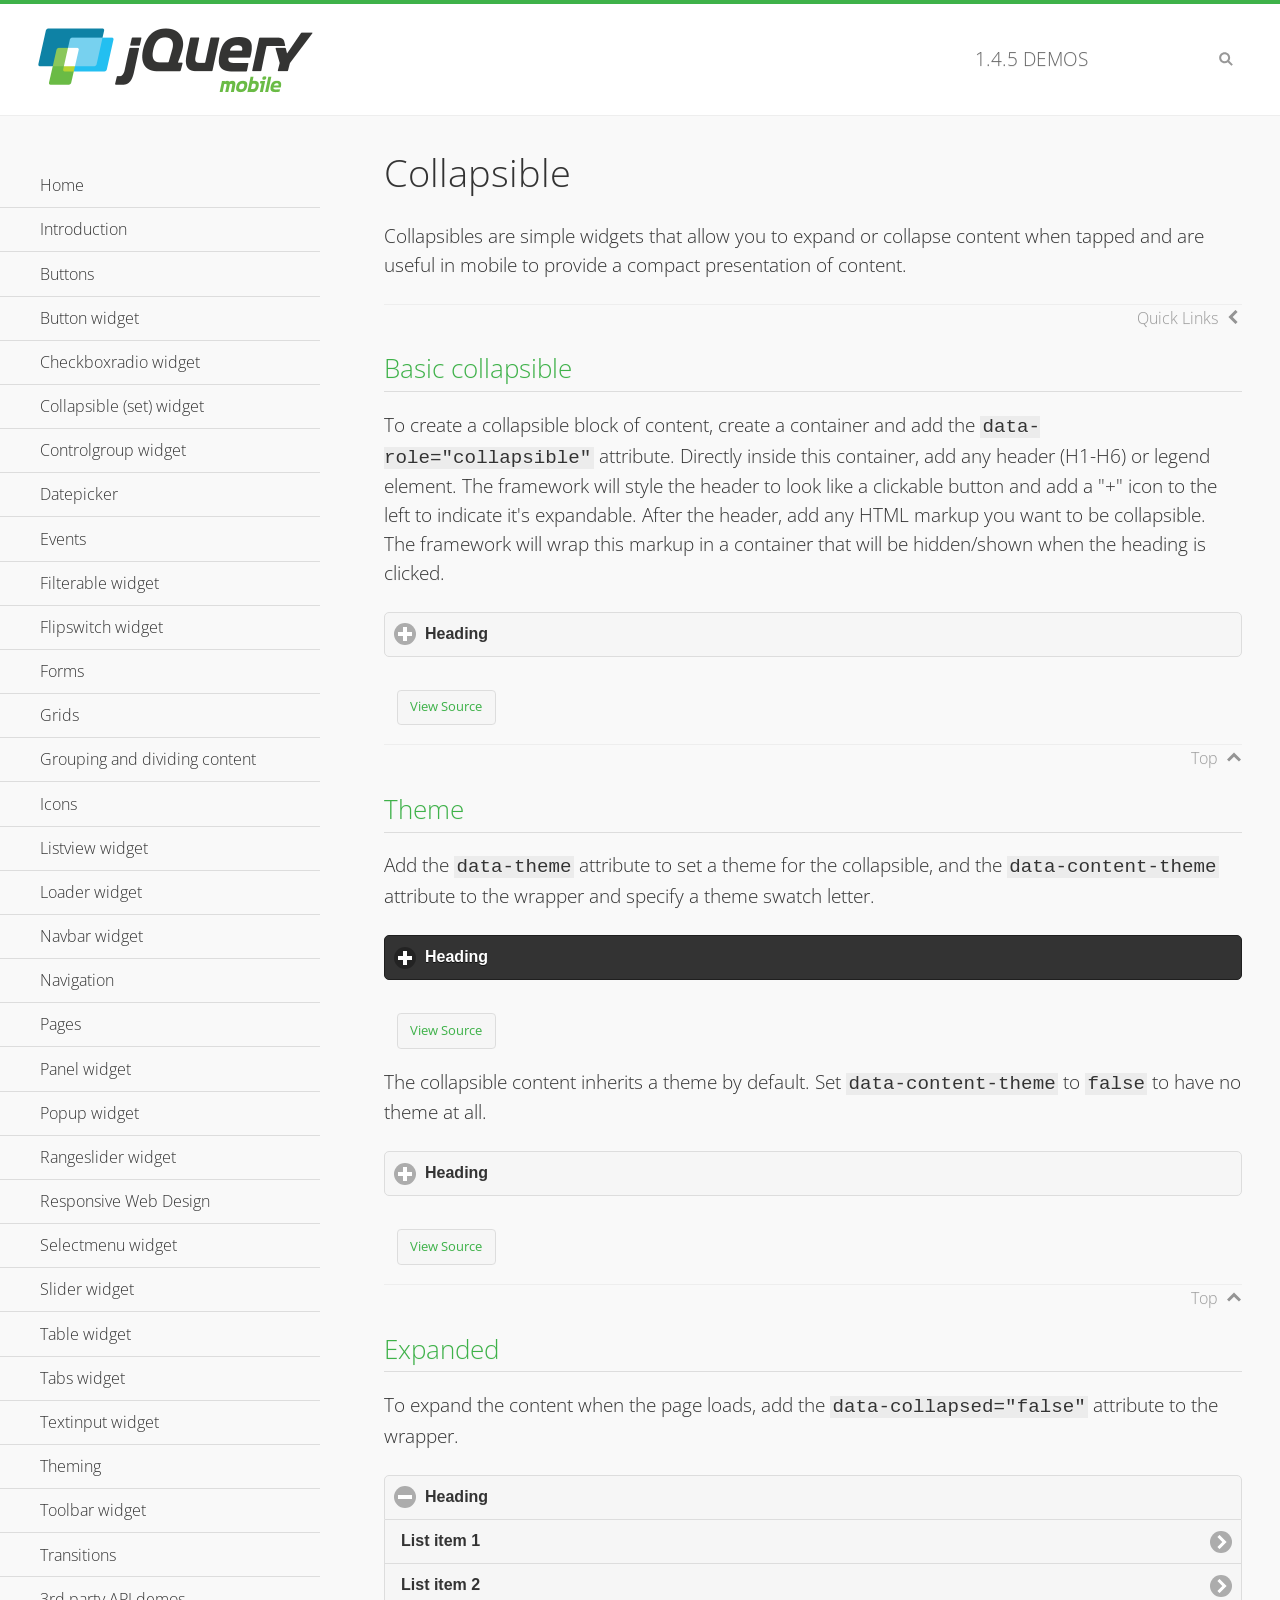
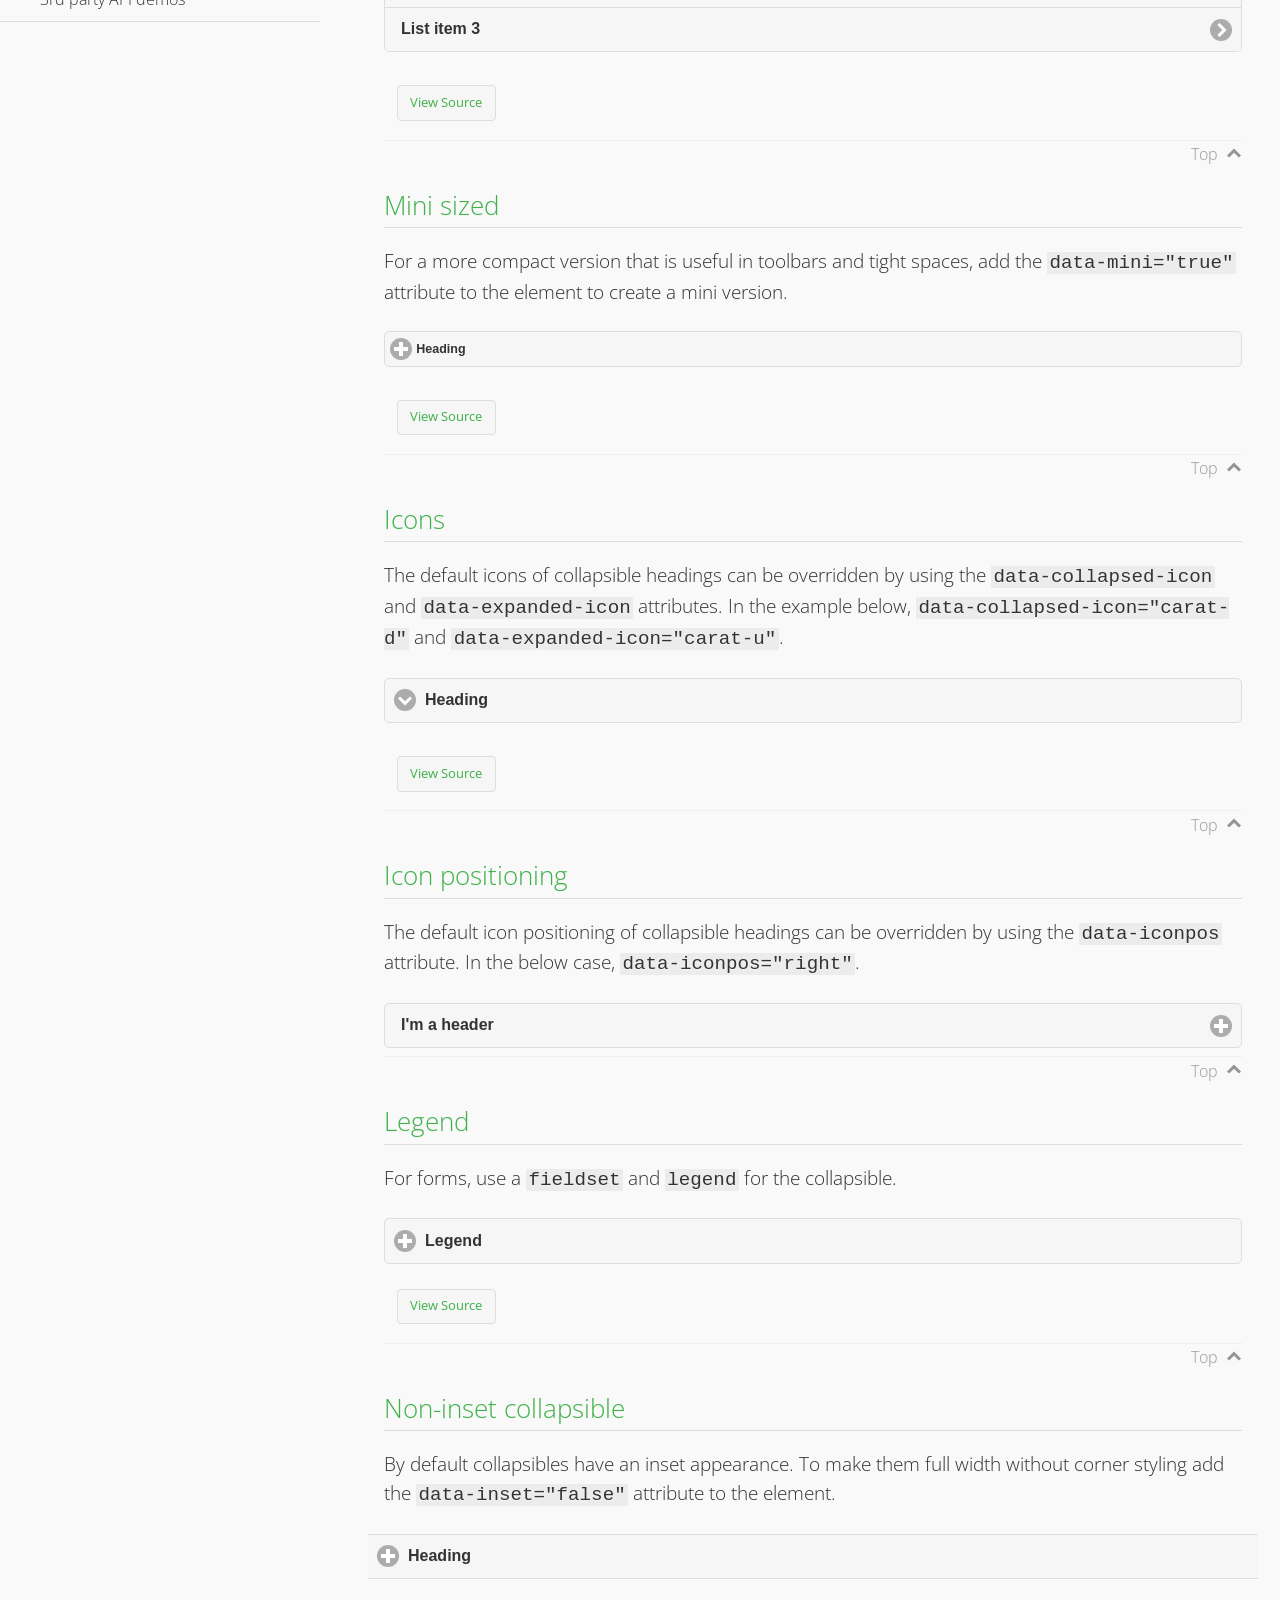
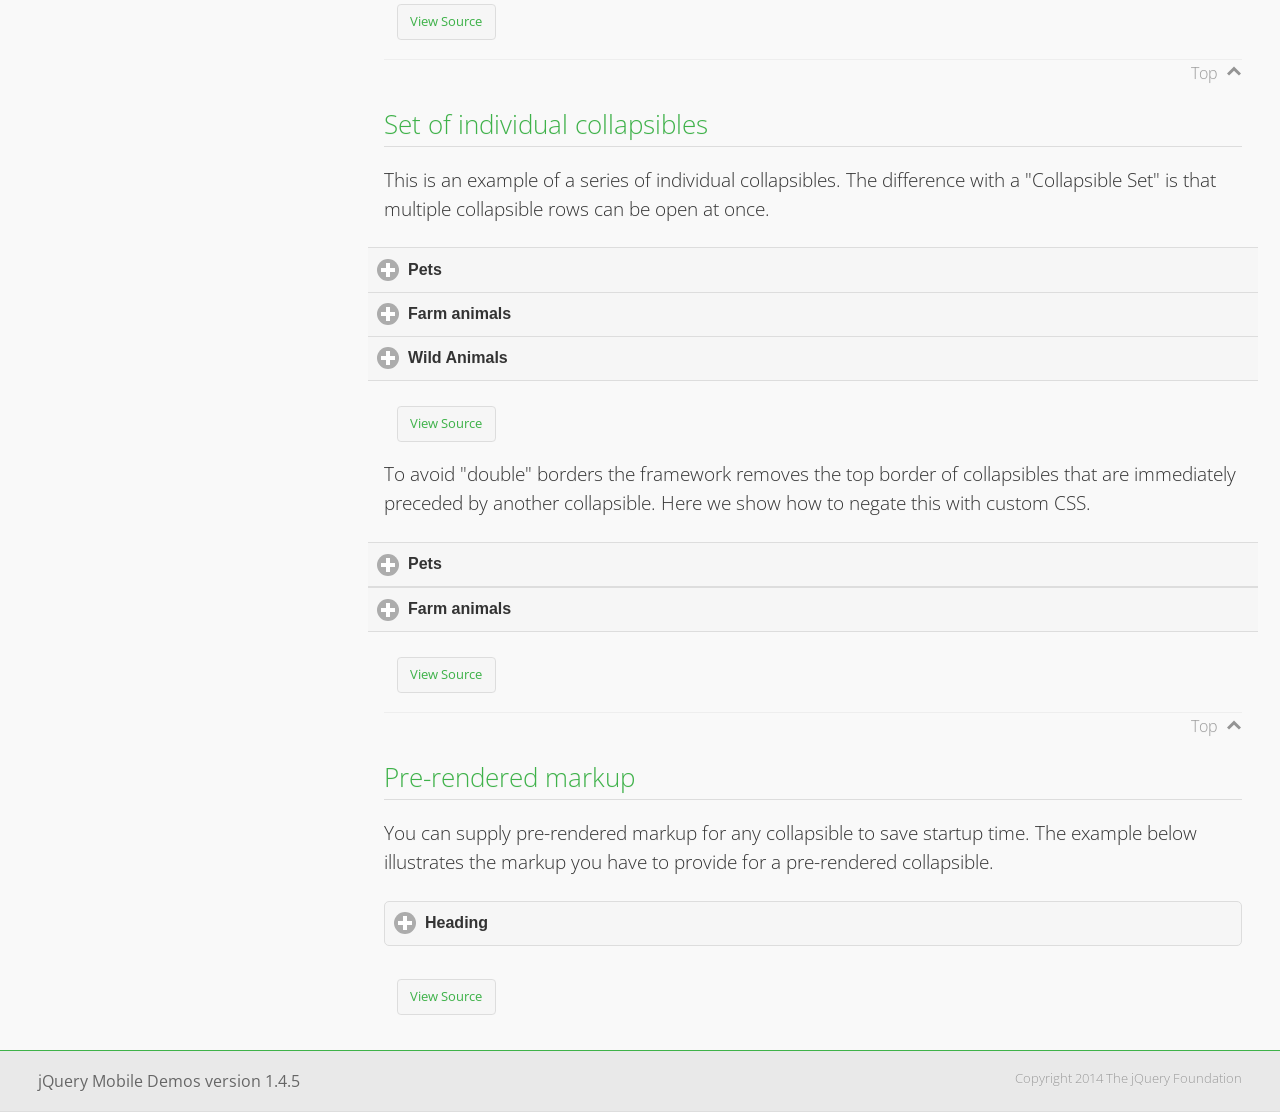
<file: resour/demos/collapsible/index.html>
<!DOCTYPE html>
<html>
<head>
	<meta charset="utf-8">
	<meta name="viewport" content="width=device-width, initial-scale=1">
	<title>Collapsible - jQuery Mobile Demos</title>
    <link rel="stylesheet" href="../css/themes/default/jquery.mobile-1.4.5.min.css">
    <link rel="stylesheet" href="../_assets/css/jqm-demos.css">
    <link rel="shortcut icon" href="../favicon.ico">
    <link rel="stylesheet" href="http://fonts.googleapis.com/css?family=Open+Sans:300,400,700">
    <script src="../js/jquery.js"></script>
    <script src="../_assets/js/index.js"></script>
    <script src="../js/jquery.mobile-1.4.5.min.js"></script>
    <style id="negateDoubleBorder">
        #demo-borders .ui-collapsible-heading .ui-btn { border-top-width: 1px !important; }
    </style>
</head>
<body>
<div data-role="page" class="jqm-demos" data-quicklinks="true">

    <div data-role="header" class="jqm-header">
		<h2><a href="../" title="jQuery Mobile Demos home"><img src="../_assets/img/jquery-logo.png" alt="jQuery Mobile"></a></h2>
		<p><span class="jqm-version"></span> Demos</p>
        <a href="#" class="jqm-navmenu-link ui-btn ui-btn-icon-notext ui-corner-all ui-icon-bars ui-nodisc-icon ui-alt-icon ui-btn-left">Menu</a>
        <a href="#" class="jqm-search-link ui-btn ui-btn-icon-notext ui-corner-all ui-icon-search ui-nodisc-icon ui-alt-icon ui-btn-right">Search</a>
    </div><!-- /header -->

    <div role="main" class="ui-content jqm-content">

        <h1>Collapsible</h1>

        <p>Collapsibles are simple widgets that allow you to expand or collapse content when tapped and are useful in mobile to provide a compact presentation of content.</p>

        <h2>Basic collapsible</h2>

        <p>To create a collapsible block of content, create a container and add the <code> data-role="collapsible"</code> attribute. Directly inside this container, add any header (H1-H6) or legend element. The framework will style the header to look like a clickable button and add a "+" icon to the left to indicate it's expandable. After the header, add any HTML markup you want to be collapsible. The framework will wrap this markup in a container that will be hidden/shown when the heading is clicked.</p>

        <div data-demo-html="true">
            <div data-role="collapsible">
                <h4>Heading</h4>
                <p>I'm the collapsible content. By default I'm closed, but you can click the header to open me.</p>
            </div>
        </div><!--/demo-html -->

        <h2>Theme</h2>

        <p>Add the <code>data-theme</code> attribute to set a theme for the collapsible, and the <code>data-content-theme</code> attribute to the wrapper and specify a theme swatch letter.</p>

        <div data-demo-html="true">
            <div data-role="collapsible" data-theme="b" data-content-theme="b">
                <h4>Heading</h4>
                <p>I'm the collapsible content with a themed content block set to "b".</p>
            </div>
        </div><!--/demo-html -->

        <p>The collapsible content inherits a theme by default. Set <code>data-content-theme</code> to <code>false</code> to have no theme at all.</p>

        <div data-demo-html="true">
            <div data-role="collapsible" data-content-theme="false">
                <h4>Heading</h4>
                <p>I'm the collapsible content without a theme.</p>
            </div>
        </div><!--/demo-html -->

        <h2>Expanded</h2>

        <p>To expand the content when the page loads, add the <code>data-collapsed="false"</code> attribute to the wrapper.</p>

        <div data-demo-html="true">
            <div data-role="collapsible" data-collapsed="false">
                <h4>Heading</h4>
                <ul data-role="listview">
                    <li><a href="#">List item 1</a></li>
                    <li><a href="#">List item 2</a></li>
                    <li><a href="#">List item 3</a></li>
                </ul>
            </div>
        </div><!--/demo-html -->

        <h2>Mini sized</h2>

        <p>For a more compact version that is useful in toolbars and tight spaces, add the <code>data-mini="true"</code> attribute to the element to create a mini version. </p>

        <div data-demo-html="true">
            <div data-role="collapsible" data-mini="true">
                <h4>Heading</h4>
                <ul data-role="listview">
                    <li><a href="#">List item 1</a></li>
                    <li><a href="#">List item 2</a></li>
                    <li><a href="#">List item 3</a></li>
                </ul>
            </div>
        </div><!--/demo-html -->

            <h2>Icons</h2>

            <p>The default icons of collapsible headings can be overridden by using the <code>data-collapsed-icon</code> and <code>data-expanded-icon</code> attributes. In the example below, <code>data-collapsed-icon="carat-d"</code> and <code>data-expanded-icon="carat-u"</code>.</p>

            <div data-demo-html="true">
                <div data-role="collapsible" data-collapsed-icon="carat-d" data-expanded-icon="carat-u">
                    <h4>Heading</h4>
                    <ul data-role="listview" data-inset="false">
                        <li>Read-only list item 1</li>
                        <li>Read-only list item 2</li>
                        <li>Read-only list item 3</li>
                    </ul>
                </div>
            </div><!--/demo-html -->

            <h2>Icon positioning</h2>

            <p>The default icon positioning of collapsible headings can be overridden by using the <code>data-iconpos</code> attribute. In the below case, <code>data-iconpos="right"</code>.</p>

            <div data-role="collapsible" data-iconpos="right">
                <h3>I'm a header</h3>
                <p><code>data-iconpos="right"</code></p>
            </div>

        <h2>Legend</h2>

        <p>For forms, use a <code>fieldset</code> and <code>legend</code> for the collapsible.</p>
        <div data-demo-html="true">
            <form>
                <fieldset data-role="collapsible">
                    <legend>Legend</legend>

                    <label for="textinput-f">Text Input:</label>
                    <input type="text" name="textinput-f" id="textinput-f" placeholder="Text input" value="">

                    <div data-role="controlgroup">
                        <input type="checkbox" name="checkbox-1-a" id="checkbox-1-a">
                        <label for="checkbox-1-a">One</label>
                        <input type="checkbox" name="checkbox-2-a" id="checkbox-2-a">
                        <label for="checkbox-2-a">Two</label>
                        <input type="checkbox" name="checkbox-3-a" id="checkbox-3-a">
                        <label for="checkbox-3-a">Three</label>
                    </div>
                </fieldset>
            </form>
        </div><!--/demo-html -->

        <h2>Non-inset collapsible</h2>

        <p>By default collapsibles have an inset appearance. To make them full width without corner styling add the <code>data-inset="false"</code> attribute to the element.</p>

        <div data-demo-html="true">
            <div data-role="collapsible" data-inset="false">
                <h4>Heading</h4>
                <p>I'm the collapsible content. By default I'm closed, but you can click the header to open me.</p>
            </div>
        </div><!--/demo-html -->

        <h2>Set of individual collapsibles</h2>

        <p>This is an example of a series of individual collapsibles. The difference with a "Collapsible Set" is that multiple collapsible rows can be open at once.</p>

        <div data-demo-html="true">
            <div data-role="collapsible" data-inset="false">
                <h3>Pets</h3>
                <ul data-role="listview">
                    <li><a href="#">Canary</a></li>
                    <li><a href="#">Cat</a></li>
                    <li><a href="#">Dog</a></li>
                    <li><a href="#">Gerbil</a></li>
                    <li><a href="#">Iguana</a></li>
                    <li><a href="#">Mouse</a></li>
                </ul>
            </div><!-- /collapsible -->
            <div data-role="collapsible" data-inset="false">
                <h3>Farm animals</h3>
                <ul data-role="listview">
                    <li><a href="#">Chicken</a></li>
                    <li><a href="#">Cow</a></li>
                    <li><a href="#">Duck</a></li>
                    <li><a href="#">Horse</a></li>
                    <li><a href="#">Pig</a></li>
                    <li><a href="#">Sheep</a></li>
                </ul>
            </div><!-- /collapsible -->
            <div data-role="collapsible" data-inset="false">
                <h3>Wild Animals</h3>
                <ul data-role="listview">
                    <li><a href="#">Aardvark</a></li>
                    <li><a href="#">Alligator</a></li>
                    <li><a href="#">Ant</a></li>
                    <li><a href="#">Bear</a></li>
                    <li><a href="#">Beaver</a></li>
                    <li><a href="#">Cougar</a></li>
                    <li><a href="#">Dingo</a></li>
                </ul>
            </div><!-- /collapsible -->
        </div><!--/demo-html -->

        <p>To avoid "double" borders the framework removes the top border of collapsibles that are immediately preceded by another collapsible. Here we show how to negate this with custom CSS.</p>

        <div data-demo-html="true" data-demo-css="#negateDoubleBorder">
            <div id="demo-borders">
                <div data-role="collapsible" data-inset="false">
                    <h3>Pets</h3>
                    <ul data-role="listview">
                        <li><a href="#">Canary</a></li>
                        <li><a href="#">Cat</a></li>
                        <li><a href="#">Dog</a></li>
                        <li><a href="#">Gerbil</a></li>
                        <li><a href="#">Iguana</a></li>
                        <li><a href="#">Mouse</a></li>
                    </ul>
                </div><!-- /collapsible -->
                <div data-role="collapsible" data-inset="false">
                    <h3>Farm animals</h3>
                    <ul data-role="listview">
                        <li><a href="#">Chicken</a></li>
                        <li><a href="#">Cow</a></li>
                        <li><a href="#">Duck</a></li>
                        <li><a href="#">Horse</a></li>
                        <li><a href="#">Pig</a></li>
                        <li><a href="#">Sheep</a></li>
                    </ul>
                </div><!-- /collapsible -->
            </div>
        </div><!--/demo-html -->

			<h2>Pre-rendered markup</h2>
			<p>You can supply pre-rendered markup for any collapsible to save startup time. The example below illustrates the markup you have to provide for a pre-rendered collapsible.</p>
				<div data-demo-html="true">
					<div data-role="collapsible" data-enhanced="true" class="ui-collapsible ui-collapsible-inset ui-corner-all ui-collapsible-collapsed">
						<h4 class="ui-collapsible-heading ui-collapsible-heading-collapsed">
							<a href="#" class="ui-collapsible-heading-toggle ui-btn ui-btn-icon-left ui-icon-plus">
							Heading
							<div class="ui-collapsible-heading-status"> click to expand contents</div>
							</a>
						</h4>
						<div class="ui-collapsible-content ui-collapsible-content-collapsed" aria-hidden="true">
						<p>I'm the collapsible content. By default I'm closed, but you can click the header to open me.</p>
						</div>
					</div>
				</div>

	</div><!-- /content -->
	    <div data-role="panel" class="jqm-navmenu-panel" data-position="left" data-display="overlay" data-theme="a">
	    	<ul class="jqm-list ui-alt-icon ui-nodisc-icon">
<li data-filtertext="demos homepage" data-icon="home"><a href=".././">Home</a></li>
<li data-filtertext="introduction overview getting started"><a href="../intro/" data-ajax="false">Introduction</a></li>
<li data-filtertext="buttons button markup buttonmarkup method anchor link button element"><a href="../button-markup/" data-ajax="false">Buttons</a></li>
<li data-filtertext="form button widget input button submit reset"><a href="../button/" data-ajax="false">Button widget</a></li>
<li data-role="collapsible" data-enhanced="true" data-collapsed-icon="carat-d" data-expanded-icon="carat-u" data-iconpos="right" data-inset="false" class="ui-collapsible ui-collapsible-themed-content ui-collapsible-collapsed">
	<h3 class="ui-collapsible-heading ui-collapsible-heading-collapsed">
		<a href="#" class="ui-collapsible-heading-toggle ui-btn ui-btn-icon-right ui-btn-inherit ui-icon-carat-d">
		    Checkboxradio widget<span class="ui-collapsible-heading-status"> click to expand contents</span>
		</a>
	</h3>
	<div class="ui-collapsible-content ui-body-inherit ui-collapsible-content-collapsed" aria-hidden="true">
		<ul>
			<li data-filtertext="form checkboxradio widget checkbox input checkboxes controlgroups"><a href="../checkboxradio-checkbox/" data-ajax="false">Checkboxes</a></li>
			<li data-filtertext="form checkboxradio widget radio input radio buttons controlgroups"><a href="../checkboxradio-radio/" data-ajax="false">Radio buttons</a></li>
		</ul>
	</div>
</li>
<li data-role="collapsible" data-enhanced="true" data-collapsed-icon="carat-d" data-expanded-icon="carat-u" data-iconpos="right" data-inset="false" class="ui-collapsible ui-collapsible-themed-content ui-collapsible-collapsed">
	<h3 class="ui-collapsible-heading ui-collapsible-heading-collapsed">
		<a href="#" class="ui-collapsible-heading-toggle ui-btn ui-btn-icon-right ui-btn-inherit ui-icon-carat-d">
			Collapsible (set) widget<span class="ui-collapsible-heading-status"> click to expand contents</span>
		</a>
	</h3>
	<div class="ui-collapsible-content ui-body-inherit ui-collapsible-content-collapsed" aria-hidden="true">
		<ul>
			<li data-filtertext="collapsibles content formatting"><a href="../collapsible/" data-ajax="false">Collapsible</a></li>
			<li data-filtertext="dynamic collapsible set accordion append expand"><a href="../collapsible-dynamic/" data-ajax="false">Dynamic collapsibles</a></li>
			<li data-filtertext="accordions collapsible set widget content formatting grouped collapsibles"><a href="../collapsibleset/" data-ajax="false">Collapsible set</a></li>
		</ul>
	</div>
</li>
<li data-role="collapsible" data-enhanced="true" data-collapsed-icon="carat-d" data-expanded-icon="carat-u" data-iconpos="right" data-inset="false" class="ui-collapsible ui-collapsible-themed-content ui-collapsible-collapsed">
	<h3 class="ui-collapsible-heading ui-collapsible-heading-collapsed">
		<a href="#" class="ui-collapsible-heading-toggle ui-btn ui-btn-icon-right ui-btn-inherit ui-icon-carat-d">
			Controlgroup widget<span class="ui-collapsible-heading-status"> click to expand contents</span>
		</a>
	</h3>
	<div class="ui-collapsible-content ui-body-inherit ui-collapsible-content-collapsed" aria-hidden="true">
		<ul>
			<li data-filtertext="controlgroups selectmenu checkboxradio input grouped buttons horizontal vertical"><a href="../controlgroup/" data-ajax="false">Controlgroup</a></li>
			<li data-filtertext="dynamic controlgroup dynamically add buttons"><a href="../controlgroup-dynamic/" data-ajax="false">Dynamic controlgroups</a></li>
		</ul>
	</div>
</li>
<li data-filtertext="form datepicker widget date input"><a href="../datepicker/" data-ajax="false">Datepicker</a></li>
<li data-role="collapsible" data-enhanced="true" data-collapsed-icon="carat-d" data-expanded-icon="carat-u" data-iconpos="right" data-inset="false" class="ui-collapsible ui-collapsible-themed-content ui-collapsible-collapsed">
	<h3 class="ui-collapsible-heading ui-collapsible-heading-collapsed">
		<a href="#" class="ui-collapsible-heading-toggle ui-btn ui-btn-icon-right ui-btn-inherit ui-icon-carat-d">
			Events<span class="ui-collapsible-heading-status"> click to expand contents</span>
		</a>
	</h3>
	<div class="ui-collapsible-content ui-body-inherit ui-collapsible-content-collapsed" aria-hidden="true">
		<ul>
			<li data-filtertext="swipe to delete list items listviews swipe events"><a href="../swipe-list/" data-ajax="false">Swipe list items</a></li>
			<li data-filtertext="swipe to navigate swipe page navigation swipe events"><a href="../swipe-page/" data-ajax="false">Swipe page navigation</a></li>
		</ul>
	</div>
</li>
<li data-filtertext="filterable filter elements sorting searching listview table"><a href="../filterable/" data-ajax="false">Filterable widget</a></li>
<li data-filtertext="form flipswitch widget flip toggle switch binary select checkbox input"><a href="../flipswitch/" data-ajax="false">Flipswitch widget</a></li>
<li data-role="collapsible" data-enhanced="true" data-collapsed-icon="carat-d" data-expanded-icon="carat-u" data-iconpos="right" data-inset="false" class="ui-collapsible ui-collapsible-themed-content ui-collapsible-collapsed">
	<h3 class="ui-collapsible-heading ui-collapsible-heading-collapsed">
		<a href="#" class="ui-collapsible-heading-toggle ui-btn ui-btn-icon-right ui-btn-inherit ui-icon-carat-d">
			Forms<span class="ui-collapsible-heading-status"> click to expand contents</span>
		</a>
	</h3>
	<div class="ui-collapsible-content ui-body-inherit ui-collapsible-content-collapsed" aria-hidden="true">
		<ul>
			<li data-filtertext="forms text checkbox radio range button submit reset inputs selects textarea slider flipswitch label form elements"><a href="../forms/" data-ajax="false">Forms</a></li>
			<li data-filtertext="form hide labels hidden accessible ui-hidden-accessible forms"><a href="../forms-label-hidden-accessible/" data-ajax="false">Hide labels</a></li>
			<li data-filtertext="form field containers fieldcontain ui-field-contain forms"><a href="../forms-field-contain/" data-ajax="false">Field containers</a></li>
			<li data-filtertext="forms disabled form elements"><a href="../forms-disabled/" data-ajax="false">Forms disabled</a></li>
			<li data-filtertext="forms gallery examples overview forms text checkbox radio range button submit reset inputs selects textarea slider flipswitch label form elements"><a href="../forms-gallery/" data-ajax="false">Forms gallery</a></li>
		</ul>
	</div>
</li>
<li data-role="collapsible" data-enhanced="true" data-collapsed-icon="carat-d" data-expanded-icon="carat-u" data-iconpos="right" data-inset="false" class="ui-collapsible ui-collapsible-themed-content ui-collapsible-collapsed">
	<h3 class="ui-collapsible-heading ui-collapsible-heading-collapsed">
		<a href="#" class="ui-collapsible-heading-toggle ui-btn ui-btn-icon-right ui-btn-inherit ui-icon-carat-d">
			Grids<span class="ui-collapsible-heading-status"> click to expand contents</span>
		</a>
	</h3>
	<div class="ui-collapsible-content ui-body-inherit ui-collapsible-content-collapsed" aria-hidden="true">
		<ul>
			<li data-filtertext="grids columns blocks content formatting rwd responsive css framework"><a href="../grids/" data-ajax="false">Grids</a></li>
			<li data-filtertext="buttons in grids css framework"><a href="../grids-buttons/" data-ajax="false">Buttons in grids</a></li>
			<li data-filtertext="custom responsive grids rwd css framework"><a href="../grids-custom-responsive/" data-ajax="false">Custom responsive grids</a></li>
		</ul>
	</div>
</li>
<li data-filtertext="blocks content formatting sections heading"><a href="../body-bar-classes/" data-ajax="false">Grouping and dividing content</a></li>
<li data-role="collapsible" data-enhanced="true" data-collapsed-icon="carat-d" data-expanded-icon="carat-u" data-iconpos="right" data-inset="false" class="ui-collapsible ui-collapsible-themed-content ui-collapsible-collapsed">
	<h3 class="ui-collapsible-heading ui-collapsible-heading-collapsed">
		<a href="#" class="ui-collapsible-heading-toggle ui-btn ui-btn-icon-right ui-btn-inherit ui-icon-carat-d">
			Icons<span class="ui-collapsible-heading-status"> click to expand contents</span>
		</a>
	</h3>
	<div class="ui-collapsible-content ui-body-inherit ui-collapsible-content-collapsed" aria-hidden="true">
		<ul>
			<li data-filtertext="button icons svg disc alt custom icon position"><a href="../icons/" data-ajax="false">Icons</a></li>
			<li data-filtertext=""><a href="../icons-grunticon/" data-ajax="false">Grunticon loader</a></li>
		</ul>
	</div>
</li>
<li data-role="collapsible" data-enhanced="true" data-collapsed-icon="carat-d" data-expanded-icon="carat-u" data-iconpos="right" data-inset="false" class="ui-collapsible ui-collapsible-themed-content ui-collapsible-collapsed">
	<h3 class="ui-collapsible-heading ui-collapsible-heading-collapsed">
		<a href="#" class="ui-collapsible-heading-toggle ui-btn ui-btn-icon-right ui-btn-inherit ui-icon-carat-d">
			Listview widget<span class="ui-collapsible-heading-status"> click to expand contents</span>
		</a>
	</h3>
	<div class="ui-collapsible-content ui-body-inherit ui-collapsible-content-collapsed" aria-hidden="true">
		<ul>
			<li data-filtertext="listview widget thumbnails icons nested split button collapsible ul ol"><a href="../listview/" data-ajax="false">Listview</a></li>
			<li data-filtertext="autocomplete filterable reveal listview filtertextbeforefilter placeholder"><a href="../listview-autocomplete/" data-ajax="false">Listview autocomplete</a></li>
			<li data-filtertext="autocomplete filterable reveal listview remote data filtertextbeforefilter placeholder"><a href="../listview-autocomplete-remote/" data-ajax="false">Listview autocomplete remote data</a></li>
			<li data-filtertext="autodividers anchor jump scroll linkbars listview lists ul ol"><a href="../listview-autodividers-linkbar/" data-ajax="false">Listview autodividers linkbar</a></li>
			<li data-filtertext="listview autodividers selector autodividersselector lists ul ol"><a href="../listview-autodividers-selector/" data-ajax="false">Listview autodividers selector</a></li>
			<li data-filtertext="listview nested list items"><a href="../listview-nested-lists/" data-ajax="false">Nested Listviews</a></li>
			<li data-filtertext="listview collapsible list items flat"><a href="../listview-collapsible-item-flat/" data-ajax="false">Listview collapsible list items (flat)</a></li>
			<li data-filtertext="listview collapsible list indented"><a href="../listview-collapsible-item-indented/" data-ajax="false">Listview collapsible list items (indented)</a></li>
			<li data-filtertext="grid listview responsive grids responsive listviews lists ul"><a href="../listview-grid/" data-ajax="false">Listview responsive grid</a></li>
		</ul>
	</div>
</li>
<li data-filtertext="loader widget page loading navigation overlay spinner"><a href="../loader/" data-ajax="false">Loader widget</a></li>
<li data-filtertext="navbar widget navmenu toolbars header footer"><a href="../navbar/" data-ajax="false">Navbar widget</a></li>
<li data-role="collapsible" data-enhanced="true" data-collapsed-icon="carat-d" data-expanded-icon="carat-u" data-iconpos="right" data-inset="false" class="ui-collapsible ui-collapsible-themed-content ui-collapsible-collapsed">
	<h3 class="ui-collapsible-heading ui-collapsible-heading-collapsed">
		<a href="#" class="ui-collapsible-heading-toggle ui-btn ui-btn-icon-right ui-btn-inherit ui-icon-carat-d">
			Navigation<span class="ui-collapsible-heading-status"> click to expand contents</span>
		</a>
	</h3>
	<div class="ui-collapsible-content ui-body-inherit ui-collapsible-content-collapsed" aria-hidden="true">
		<ul>
			<li data-filtertext="ajax navigation navigate widget history event method"><a href="../navigation/" data-ajax="false">Navigation</a></li>
			<li data-filtertext="linking pages page links navigation ajax prefetch cache"><a href="../navigation-linking-pages/" data-ajax="false">Linking pages</a></li>
			<!-- <li data-filtertext="php redirect server redirection server-side navigation"><a href="../navigation-php-redirect/" data-ajax="false">PHP redirect demo</a></li>-->
			<li data-filtertext="navigation redirection hash query"><a href="../navigation-hash-processing/" data-ajax="false">Hash processing demo</a></li>
			<li data-filtertext="navigation redirection hash query"><a href="../page-events/" data-ajax="false">Page Navigation Events</a></li>
		</ul>
	</div>
</li>
<li data-role="collapsible" data-enhanced="true" data-collapsed-icon="carat-d" data-expanded-icon="carat-u" data-iconpos="right" data-inset="false" class="ui-collapsible ui-collapsible-themed-content ui-collapsible-collapsed">
	<h3 class="ui-collapsible-heading ui-collapsible-heading-collapsed">
		<a href="#" class="ui-collapsible-heading-toggle ui-btn ui-btn-icon-right ui-btn-inherit ui-icon-carat-d">
			Pages<span class="ui-collapsible-heading-status"> click to expand contents</span>
		</a>
	</h3>
	<div class="ui-collapsible-content ui-body-inherit ui-collapsible-content-collapsed" aria-hidden="true">
		<ul>
			<li data-filtertext="pages page widget ajax navigation"><a href="../pages/" data-ajax="false">Pages</a></li>
			<li data-filtertext="single page"><a href="../pages-single-page/" data-ajax="false">Single page</a></li>
			<li data-filtertext="multipage multi-page page"><a href="../pages-multi-page/" data-ajax="false">Multi-page template</a></li>
			<li data-filtertext="dialog page widget modal popup"><a href="../pages-dialog/" data-ajax="false">Dialog page</a></li>
		</ul>
	</div>
</li>
<li data-role="collapsible" data-enhanced="true" data-collapsed-icon="carat-d" data-expanded-icon="carat-u" data-iconpos="right" data-inset="false" class="ui-collapsible ui-collapsible-themed-content ui-collapsible-collapsed">
	<h3 class="ui-collapsible-heading ui-collapsible-heading-collapsed">
		<a href="#" class="ui-collapsible-heading-toggle ui-btn ui-btn-icon-right ui-btn-inherit ui-icon-carat-d">
			Panel widget<span class="ui-collapsible-heading-status"> click to expand contents</span>
		</a>
	</h3>
	<div class="ui-collapsible-content ui-body-inherit ui-collapsible-content-collapsed" aria-hidden="true">
		<ul>
			<li data-filtertext="panel widget sliding panels reveal push overlay responsive"><a href="../panel/" data-ajax="false">Panel</a></li>
			<li data-filtertext=""><a href="../panel-external/" data-ajax="false">External panels</a></li>
			<li data-filtertext="panel "><a href="../panel-fixed/" data-ajax="false">Fixed panels</a></li>
			<li data-filtertext="panel slide panels sliding panels shadow rwd responsive breakpoint"><a href="../panel-responsive/" data-ajax="false">Panels responsive</a></li>
			<li data-filtertext="panel custom style custom panel width reveal shadow listview panel styling page background wrapper"><a href="../panel-styling/" data-ajax="false">Custom panel style</a></li>
			<li data-filtertext="panel open on swipe"><a href="../panel-swipe-open/" data-ajax="false">Panel open on swipe</a></li>
			<li data-filtertext="panels outside page internal external toolbars"><a href="../panel-external-internal/" data-ajax="false">Panel external and internal</a></li>
		</ul>
	</div>
</li>
<li data-role="collapsible" data-enhanced="true" data-collapsed-icon="carat-d" data-expanded-icon="carat-u" data-iconpos="right" data-inset="false" class="ui-collapsible ui-collapsible-themed-content ui-collapsible-collapsed">
	<h3 class="ui-collapsible-heading ui-collapsible-heading-collapsed">
		<a href="#" class="ui-collapsible-heading-toggle ui-btn ui-btn-icon-right ui-btn-inherit ui-icon-carat-d">
			Popup widget<span class="ui-collapsible-heading-status"> click to expand contents</span>
		</a>
	</h3>
	<div class="ui-collapsible-content ui-body-inherit ui-collapsible-content-collapsed" aria-hidden="true">
		<ul>
			<li data-filtertext="popup widget popups dialog modal transition tooltip lightbox form overlay screen flip pop fade transition"><a href="../popup/" data-ajax="false">Popup</a></li>
			<li data-filtertext="popup alignment position"><a href="../popup-alignment/" data-ajax="false">Popup alignment</a></li>
			<li data-filtertext="popup arrow size popups popover"><a href="../popup-arrow-size/" data-ajax="false">Popup arrow size</a></li>
			<li data-filtertext="dynamic popups popup images lightbox"><a href="../popup-dynamic/" data-ajax="false">Dynamic popups</a></li>
			<li data-filtertext="popups with iframes scaling"><a href="../popup-iframe/" data-ajax="false">Popups with iframes</a></li>
			<li data-filtertext="popup image scaling"><a href="../popup-image-scaling/" data-ajax="false">Popup image scaling</a></li>
			<li data-filtertext="external popup outside multi-page"><a href="../popup-outside-multipage/" data-ajax="false">Popup outside multi-page</a></li>
		</ul>
	</div>
</li>
<li data-filtertext="form rangeslider widget dual sliders dual handle sliders range input"><a href="../rangeslider/" data-ajax="false">Rangeslider widget</a></li>
<li data-filtertext="responsive web design rwd adaptive progressive enhancement PE accessible mobile breakpoints media query media queries"><a href="../rwd/" data-ajax="false">Responsive Web Design</a></li>
<li data-role="collapsible" data-enhanced="true" data-collapsed-icon="carat-d" data-expanded-icon="carat-u" data-iconpos="right" data-inset="false" class="ui-collapsible ui-collapsible-themed-content ui-collapsible-collapsed">
	<h3 class="ui-collapsible-heading ui-collapsible-heading-collapsed">
		<a href="#" class="ui-collapsible-heading-toggle ui-btn ui-btn-icon-right ui-btn-inherit ui-icon-carat-d">
			Selectmenu widget<span class="ui-collapsible-heading-status"> click to expand contents</span>
		</a>
	</h3>
	<div class="ui-collapsible-content ui-body-inherit ui-collapsible-content-collapsed" aria-hidden="true">
		<ul>
			<li data-filtertext="form selectmenu widget select input custom select menu selects"><a href="../selectmenu/" data-ajax="false">Selectmenu</a></li>
			<li data-filtertext="form custom select menu selectmenu widget custom menu option optgroup multiple selects"><a href="../selectmenu-custom/" data-ajax="false">Custom select menu</a></li>
			<li data-filtertext="filterable select filter popup dialog"><a href="../selectmenu-custom-filter/" data-ajax="false">Custom select menu with filter</a></li>
		</ul>
	</div>
</li>
<li data-role="collapsible" data-enhanced="true" data-collapsed-icon="carat-d" data-expanded-icon="carat-u" data-iconpos="right" data-inset="false" class="ui-collapsible ui-collapsible-themed-content ui-collapsible-collapsed">
	<h3 class="ui-collapsible-heading ui-collapsible-heading-collapsed">
		<a href="#" class="ui-collapsible-heading-toggle ui-btn ui-btn-icon-right ui-btn-inherit ui-icon-carat-d">
			Slider widget<span class="ui-collapsible-heading-status"> click to expand contents</span>
		</a>
	</h3>
	<div class="ui-collapsible-content ui-body-inherit ui-collapsible-content-collapsed" aria-hidden="true">
		<ul>
			<li data-filtertext="form slider widget range input single sliders"><a href="../slider/" data-ajax="false">Slider</a></li>
			<li data-filtertext="form slider widget flipswitch slider binary select flip toggle switch"><a href="../slider-flipswitch/" data-ajax="false">Slider flip toggle switch</a></li>
			<li data-filtertext="form slider tooltip handle value input range sliders"><a href="../slider-tooltip/" data-ajax="false">Slider tooltip</a></li>
		</ul>
	</div>
</li>
<li data-role="collapsible" data-enhanced="true" data-collapsed-icon="carat-d" data-expanded-icon="carat-u" data-iconpos="right" data-inset="false" class="ui-collapsible ui-collapsible-themed-content ui-collapsible-collapsed">
	<h3 class="ui-collapsible-heading ui-collapsible-heading-collapsed">
		<a href="#" class="ui-collapsible-heading-toggle ui-btn ui-btn-icon-right ui-btn-inherit ui-icon-carat-d">
			Table widget<span class="ui-collapsible-heading-status"> click to expand contents</span>
		</a>
	</h3>
	<div class="ui-collapsible-content ui-body-inherit ui-collapsible-content-collapsed" aria-hidden="true">
		<ul>
			<li data-filtertext="table widget reflow column toggle th td responsive tables rwd hide show tabular"><a href="../table-column-toggle/" data-ajax="false">Table Column Toggle</a></li>
			<li data-filtertext="table column toggle phone comparison demo"><a href="../table-column-toggle-example/" data-ajax="false">Table Column Toggle demo</a></li>
			<li data-filtertext="responsive tables table column toggle heading groups rwd breakpoint"><a href="../table-column-toggle-heading-groups/" data-ajax="false">Table Column Toggle heading groups</a></li>
			<li data-filtertext="responsive tables table column toggle hide rwd breakpoint customization options"><a href="../table-column-toggle-options/" data-ajax="false">Table Column Toggle options</a></li>
			<li data-filtertext="table reflow th td responsive rwd columns tabular"><a href="../table-reflow/" data-ajax="false">Table Reflow</a></li>
			<li data-filtertext="responsive tables table reflow heading groups rwd breakpoint"><a href="../table-reflow-heading-groups/" data-ajax="false">Table Reflow heading groups</a></li>
			<li data-filtertext="responsive tables table reflow stripes strokes table style"><a href="../table-reflow-stripes-strokes/" data-ajax="false">Table Reflow stripes and strokes</a></li>
			<li data-filtertext="responsive tables table reflow stack custom styles"><a href="../table-reflow-styling/" data-ajax="false">Table Reflow custom styles</a></li>
		</ul>
	</div>
</li>
<li data-filtertext="ui tabs widget"><a href="../tabs/" data-ajax="false">Tabs widget</a></li>
<li data-filtertext="form textinput widget text input textarea number date time tel email file color password"><a href="../textinput/" data-ajax="false">Textinput widget</a></li>
<li data-role="collapsible" data-enhanced="true" data-collapsed-icon="carat-d" data-expanded-icon="carat-u" data-iconpos="right" data-inset="false" class="ui-collapsible ui-collapsible-themed-content ui-collapsible-collapsed">
	<h3 class="ui-collapsible-heading ui-collapsible-heading-collapsed">
		<a href="#" class="ui-collapsible-heading-toggle ui-btn ui-btn-icon-right ui-btn-inherit ui-icon-carat-d">
			Theming<span class="ui-collapsible-heading-status"> click to expand contents</span>
		</a>
	</h3>
	<div class="ui-collapsible-content ui-body-inherit ui-collapsible-content-collapsed" aria-hidden="true">
		<ul>
			<li data-filtertext="default theme swatches theming style css"><a href="../theme-default/" data-ajax="false">Default theme</a></li>
			<li data-filtertext="classic theme old theme swatches theming style css"><a href="../theme-classic/" data-ajax="false">Classic theme</a></li>
		</ul>
	</div>
</li>
<li data-role="collapsible" data-enhanced="true" data-collapsed-icon="carat-d" data-expanded-icon="carat-u" data-iconpos="right" data-inset="false" class="ui-collapsible ui-collapsible-themed-content ui-collapsible-collapsed">
	<h3 class="ui-collapsible-heading ui-collapsible-heading-collapsed">
		<a href="#" class="ui-collapsible-heading-toggle ui-btn ui-btn-icon-right ui-btn-inherit ui-icon-carat-d">
			Toolbar widget<span class="ui-collapsible-heading-status"> click to expand contents</span>
		</a>
	</h3>
	<div class="ui-collapsible-content ui-body-inherit ui-collapsible-content-collapsed" aria-hidden="true">
		<ul>
			<li data-filtertext="toolbar widget header footer toolbars fixed fullscreen external sections"><a href="../toolbar/" data-ajax="false">Toolbar</a></li>
			<li data-filtertext="dynamic toolbars dynamically add toolbar header footer"><a href="../toolbar-dynamic/" data-ajax="false">Dynamic toolbars</a></li>
			<li data-filtertext="external toolbars header footer"><a href="../toolbar-external/" data-ajax="false">External toolbars</a></li>
			<li data-filtertext="fixed toolbars header footer"><a href="../toolbar-fixed/" data-ajax="false">Fixed toolbars</a></li>
			<li data-filtertext="fixed fullscreen toolbars header footer"><a href="../toolbar-fixed-fullscreen/" data-ajax="false">Fullscreen toolbars</a></li>
			<li data-filtertext="external fixed toolbars header footer"><a href="../toolbar-fixed-external/" data-ajax="false">Fixed external toolbars</a></li>
			<li data-filtertext="external persistent toolbars header footer navbar navmenu"><a href="../toolbar-fixed-persistent/" data-ajax="false">Persistent toolbars</a></li>
			<li data-filtertext="external ajax optimized toolbars persistent toolbars header footer navbar"><a href="../toolbar-fixed-persistent-optimized/" data-ajax="false">Ajax optimized toolbars</a></li>
			<li data-filtertext="form in toolbars header footer"><a href="../toolbar-fixed-forms/" data-ajax="false">Form in toolbar</a></li>
		</ul>
	</div>
</li>
<li data-filtertext="page transitions animated pages popup navigation flip slide fade pop"><a href="../transitions/" data-ajax="false">Transitions</a></li>
<li data-role="collapsible" data-enhanced="true" data-collapsed-icon="carat-d" data-expanded-icon="carat-u" data-iconpos="right" data-inset="false" class="ui-collapsible ui-collapsible-themed-content ui-collapsible-collapsed">
	<h3 class="ui-collapsible-heading ui-collapsible-heading-collapsed">
		<a href="#" class="ui-collapsible-heading-toggle ui-btn ui-btn-icon-right ui-btn-inherit ui-icon-carat-d">
			3rd party API demos<span class="ui-collapsible-heading-status"> click to expand contents</span>
		</a>
	</h3>
	<div class="ui-collapsible-content ui-body-inherit ui-collapsible-content-collapsed" aria-hidden="true">
		<ul>
			<li data-filtertext="backbone requirejs navigation router"><a href="../backbone-requirejs/" data-ajax="false">Backbone RequireJS</a></li>
			<li data-filtertext="google maps geolocation demo"><a href="../map-geolocation/" data-ajax="false">Google Maps geolocation</a></li>
			<li data-filtertext="google maps hybrid"><a href="../map-list-toggle/" data-ajax="false">Google Maps list toggle</a></li>
		</ul>
	</div>
</li>



		     </ul>
		</div><!-- /panel -->


	<div data-role="footer" data-position="fixed" data-tap-toggle="false" class="jqm-footer">
		<p>jQuery Mobile Demos version <span class="jqm-version"></span></p>
		<p>Copyright 2014 The jQuery Foundation</p>
	</div><!-- /footer -->
	<!-- TODO: This should become an external panel so we can add input to markup (unique ID) -->
    <div data-role="panel" class="jqm-search-panel" data-position="right" data-display="overlay" data-theme="a">
		<div class="jqm-search">
			<ul class="jqm-list" data-filter-placeholder="Search demos..." data-filter-reveal="true">
<li data-filtertext="demos homepage" data-icon="home"><a href=".././">Home</a></li>
<li data-filtertext="introduction overview getting started"><a href="../intro/" data-ajax="false">Introduction</a></li>
<li data-filtertext="buttons button markup buttonmarkup method anchor link button element"><a href="../button-markup/" data-ajax="false">Buttons</a></li>
<li data-filtertext="form button widget input button submit reset"><a href="../button/" data-ajax="false">Button widget</a></li>
<li data-role="collapsible" data-enhanced="true" data-collapsed-icon="carat-d" data-expanded-icon="carat-u" data-iconpos="right" data-inset="false" class="ui-collapsible ui-collapsible-themed-content ui-collapsible-collapsed">
	<h3 class="ui-collapsible-heading ui-collapsible-heading-collapsed">
		<a href="#" class="ui-collapsible-heading-toggle ui-btn ui-btn-icon-right ui-btn-inherit ui-icon-carat-d">
		    Checkboxradio widget<span class="ui-collapsible-heading-status"> click to expand contents</span>
		</a>
	</h3>
	<div class="ui-collapsible-content ui-body-inherit ui-collapsible-content-collapsed" aria-hidden="true">
		<ul>
			<li data-filtertext="form checkboxradio widget checkbox input checkboxes controlgroups"><a href="../checkboxradio-checkbox/" data-ajax="false">Checkboxes</a></li>
			<li data-filtertext="form checkboxradio widget radio input radio buttons controlgroups"><a href="../checkboxradio-radio/" data-ajax="false">Radio buttons</a></li>
		</ul>
	</div>
</li>
<li data-role="collapsible" data-enhanced="true" data-collapsed-icon="carat-d" data-expanded-icon="carat-u" data-iconpos="right" data-inset="false" class="ui-collapsible ui-collapsible-themed-content ui-collapsible-collapsed">
	<h3 class="ui-collapsible-heading ui-collapsible-heading-collapsed">
		<a href="#" class="ui-collapsible-heading-toggle ui-btn ui-btn-icon-right ui-btn-inherit ui-icon-carat-d">
			Collapsible (set) widget<span class="ui-collapsible-heading-status"> click to expand contents</span>
		</a>
	</h3>
	<div class="ui-collapsible-content ui-body-inherit ui-collapsible-content-collapsed" aria-hidden="true">
		<ul>
			<li data-filtertext="collapsibles content formatting"><a href="../collapsible/" data-ajax="false">Collapsible</a></li>
			<li data-filtertext="dynamic collapsible set accordion append expand"><a href="../collapsible-dynamic/" data-ajax="false">Dynamic collapsibles</a></li>
			<li data-filtertext="accordions collapsible set widget content formatting grouped collapsibles"><a href="../collapsibleset/" data-ajax="false">Collapsible set</a></li>
		</ul>
	</div>
</li>
<li data-role="collapsible" data-enhanced="true" data-collapsed-icon="carat-d" data-expanded-icon="carat-u" data-iconpos="right" data-inset="false" class="ui-collapsible ui-collapsible-themed-content ui-collapsible-collapsed">
	<h3 class="ui-collapsible-heading ui-collapsible-heading-collapsed">
		<a href="#" class="ui-collapsible-heading-toggle ui-btn ui-btn-icon-right ui-btn-inherit ui-icon-carat-d">
			Controlgroup widget<span class="ui-collapsible-heading-status"> click to expand contents</span>
		</a>
	</h3>
	<div class="ui-collapsible-content ui-body-inherit ui-collapsible-content-collapsed" aria-hidden="true">
		<ul>
			<li data-filtertext="controlgroups selectmenu checkboxradio input grouped buttons horizontal vertical"><a href="../controlgroup/" data-ajax="false">Controlgroup</a></li>
			<li data-filtertext="dynamic controlgroup dynamically add buttons"><a href="../controlgroup-dynamic/" data-ajax="false">Dynamic controlgroups</a></li>
		</ul>
	</div>
</li>
<li data-filtertext="form datepicker widget date input"><a href="../datepicker/" data-ajax="false">Datepicker</a></li>
<li data-role="collapsible" data-enhanced="true" data-collapsed-icon="carat-d" data-expanded-icon="carat-u" data-iconpos="right" data-inset="false" class="ui-collapsible ui-collapsible-themed-content ui-collapsible-collapsed">
	<h3 class="ui-collapsible-heading ui-collapsible-heading-collapsed">
		<a href="#" class="ui-collapsible-heading-toggle ui-btn ui-btn-icon-right ui-btn-inherit ui-icon-carat-d">
			Events<span class="ui-collapsible-heading-status"> click to expand contents</span>
		</a>
	</h3>
	<div class="ui-collapsible-content ui-body-inherit ui-collapsible-content-collapsed" aria-hidden="true">
		<ul>
			<li data-filtertext="swipe to delete list items listviews swipe events"><a href="../swipe-list/" data-ajax="false">Swipe list items</a></li>
			<li data-filtertext="swipe to navigate swipe page navigation swipe events"><a href="../swipe-page/" data-ajax="false">Swipe page navigation</a></li>
		</ul>
	</div>
</li>
<li data-filtertext="filterable filter elements sorting searching listview table"><a href="../filterable/" data-ajax="false">Filterable widget</a></li>
<li data-filtertext="form flipswitch widget flip toggle switch binary select checkbox input"><a href="../flipswitch/" data-ajax="false">Flipswitch widget</a></li>
<li data-role="collapsible" data-enhanced="true" data-collapsed-icon="carat-d" data-expanded-icon="carat-u" data-iconpos="right" data-inset="false" class="ui-collapsible ui-collapsible-themed-content ui-collapsible-collapsed">
	<h3 class="ui-collapsible-heading ui-collapsible-heading-collapsed">
		<a href="#" class="ui-collapsible-heading-toggle ui-btn ui-btn-icon-right ui-btn-inherit ui-icon-carat-d">
			Forms<span class="ui-collapsible-heading-status"> click to expand contents</span>
		</a>
	</h3>
	<div class="ui-collapsible-content ui-body-inherit ui-collapsible-content-collapsed" aria-hidden="true">
		<ul>
			<li data-filtertext="forms text checkbox radio range button submit reset inputs selects textarea slider flipswitch label form elements"><a href="../forms/" data-ajax="false">Forms</a></li>
			<li data-filtertext="form hide labels hidden accessible ui-hidden-accessible forms"><a href="../forms-label-hidden-accessible/" data-ajax="false">Hide labels</a></li>
			<li data-filtertext="form field containers fieldcontain ui-field-contain forms"><a href="../forms-field-contain/" data-ajax="false">Field containers</a></li>
			<li data-filtertext="forms disabled form elements"><a href="../forms-disabled/" data-ajax="false">Forms disabled</a></li>
			<li data-filtertext="forms gallery examples overview forms text checkbox radio range button submit reset inputs selects textarea slider flipswitch label form elements"><a href="../forms-gallery/" data-ajax="false">Forms gallery</a></li>
		</ul>
	</div>
</li>
<li data-role="collapsible" data-enhanced="true" data-collapsed-icon="carat-d" data-expanded-icon="carat-u" data-iconpos="right" data-inset="false" class="ui-collapsible ui-collapsible-themed-content ui-collapsible-collapsed">
	<h3 class="ui-collapsible-heading ui-collapsible-heading-collapsed">
		<a href="#" class="ui-collapsible-heading-toggle ui-btn ui-btn-icon-right ui-btn-inherit ui-icon-carat-d">
			Grids<span class="ui-collapsible-heading-status"> click to expand contents</span>
		</a>
	</h3>
	<div class="ui-collapsible-content ui-body-inherit ui-collapsible-content-collapsed" aria-hidden="true">
		<ul>
			<li data-filtertext="grids columns blocks content formatting rwd responsive css framework"><a href="../grids/" data-ajax="false">Grids</a></li>
			<li data-filtertext="buttons in grids css framework"><a href="../grids-buttons/" data-ajax="false">Buttons in grids</a></li>
			<li data-filtertext="custom responsive grids rwd css framework"><a href="../grids-custom-responsive/" data-ajax="false">Custom responsive grids</a></li>
		</ul>
	</div>
</li>
<li data-filtertext="blocks content formatting sections heading"><a href="../body-bar-classes/" data-ajax="false">Grouping and dividing content</a></li>
<li data-role="collapsible" data-enhanced="true" data-collapsed-icon="carat-d" data-expanded-icon="carat-u" data-iconpos="right" data-inset="false" class="ui-collapsible ui-collapsible-themed-content ui-collapsible-collapsed">
	<h3 class="ui-collapsible-heading ui-collapsible-heading-collapsed">
		<a href="#" class="ui-collapsible-heading-toggle ui-btn ui-btn-icon-right ui-btn-inherit ui-icon-carat-d">
			Icons<span class="ui-collapsible-heading-status"> click to expand contents</span>
		</a>
	</h3>
	<div class="ui-collapsible-content ui-body-inherit ui-collapsible-content-collapsed" aria-hidden="true">
		<ul>
			<li data-filtertext="button icons svg disc alt custom icon position"><a href="../icons/" data-ajax="false">Icons</a></li>
			<li data-filtertext=""><a href="../icons-grunticon/" data-ajax="false">Grunticon loader</a></li>
		</ul>
	</div>
</li>
<li data-role="collapsible" data-enhanced="true" data-collapsed-icon="carat-d" data-expanded-icon="carat-u" data-iconpos="right" data-inset="false" class="ui-collapsible ui-collapsible-themed-content ui-collapsible-collapsed">
	<h3 class="ui-collapsible-heading ui-collapsible-heading-collapsed">
		<a href="#" class="ui-collapsible-heading-toggle ui-btn ui-btn-icon-right ui-btn-inherit ui-icon-carat-d">
			Listview widget<span class="ui-collapsible-heading-status"> click to expand contents</span>
		</a>
	</h3>
	<div class="ui-collapsible-content ui-body-inherit ui-collapsible-content-collapsed" aria-hidden="true">
		<ul>
			<li data-filtertext="listview widget thumbnails icons nested split button collapsible ul ol"><a href="../listview/" data-ajax="false">Listview</a></li>
			<li data-filtertext="autocomplete filterable reveal listview filtertextbeforefilter placeholder"><a href="../listview-autocomplete/" data-ajax="false">Listview autocomplete</a></li>
			<li data-filtertext="autocomplete filterable reveal listview remote data filtertextbeforefilter placeholder"><a href="../listview-autocomplete-remote/" data-ajax="false">Listview autocomplete remote data</a></li>
			<li data-filtertext="autodividers anchor jump scroll linkbars listview lists ul ol"><a href="../listview-autodividers-linkbar/" data-ajax="false">Listview autodividers linkbar</a></li>
			<li data-filtertext="listview autodividers selector autodividersselector lists ul ol"><a href="../listview-autodividers-selector/" data-ajax="false">Listview autodividers selector</a></li>
			<li data-filtertext="listview nested list items"><a href="../listview-nested-lists/" data-ajax="false">Nested Listviews</a></li>
			<li data-filtertext="listview collapsible list items flat"><a href="../listview-collapsible-item-flat/" data-ajax="false">Listview collapsible list items (flat)</a></li>
			<li data-filtertext="listview collapsible list indented"><a href="../listview-collapsible-item-indented/" data-ajax="false">Listview collapsible list items (indented)</a></li>
			<li data-filtertext="grid listview responsive grids responsive listviews lists ul"><a href="../listview-grid/" data-ajax="false">Listview responsive grid</a></li>
		</ul>
	</div>
</li>
<li data-filtertext="loader widget page loading navigation overlay spinner"><a href="../loader/" data-ajax="false">Loader widget</a></li>
<li data-filtertext="navbar widget navmenu toolbars header footer"><a href="../navbar/" data-ajax="false">Navbar widget</a></li>
<li data-role="collapsible" data-enhanced="true" data-collapsed-icon="carat-d" data-expanded-icon="carat-u" data-iconpos="right" data-inset="false" class="ui-collapsible ui-collapsible-themed-content ui-collapsible-collapsed">
	<h3 class="ui-collapsible-heading ui-collapsible-heading-collapsed">
		<a href="#" class="ui-collapsible-heading-toggle ui-btn ui-btn-icon-right ui-btn-inherit ui-icon-carat-d">
			Navigation<span class="ui-collapsible-heading-status"> click to expand contents</span>
		</a>
	</h3>
	<div class="ui-collapsible-content ui-body-inherit ui-collapsible-content-collapsed" aria-hidden="true">
		<ul>
			<li data-filtertext="ajax navigation navigate widget history event method"><a href="../navigation/" data-ajax="false">Navigation</a></li>
			<li data-filtertext="linking pages page links navigation ajax prefetch cache"><a href="../navigation-linking-pages/" data-ajax="false">Linking pages</a></li>
			<!-- <li data-filtertext="php redirect server redirection server-side navigation"><a href="../navigation-php-redirect/" data-ajax="false">PHP redirect demo</a></li>-->
			<li data-filtertext="navigation redirection hash query"><a href="../navigation-hash-processing/" data-ajax="false">Hash processing demo</a></li>
			<li data-filtertext="navigation redirection hash query"><a href="../page-events/" data-ajax="false">Page Navigation Events</a></li>
		</ul>
	</div>
</li>
<li data-role="collapsible" data-enhanced="true" data-collapsed-icon="carat-d" data-expanded-icon="carat-u" data-iconpos="right" data-inset="false" class="ui-collapsible ui-collapsible-themed-content ui-collapsible-collapsed">
	<h3 class="ui-collapsible-heading ui-collapsible-heading-collapsed">
		<a href="#" class="ui-collapsible-heading-toggle ui-btn ui-btn-icon-right ui-btn-inherit ui-icon-carat-d">
			Pages<span class="ui-collapsible-heading-status"> click to expand contents</span>
		</a>
	</h3>
	<div class="ui-collapsible-content ui-body-inherit ui-collapsible-content-collapsed" aria-hidden="true">
		<ul>
			<li data-filtertext="pages page widget ajax navigation"><a href="../pages/" data-ajax="false">Pages</a></li>
			<li data-filtertext="single page"><a href="../pages-single-page/" data-ajax="false">Single page</a></li>
			<li data-filtertext="multipage multi-page page"><a href="../pages-multi-page/" data-ajax="false">Multi-page template</a></li>
			<li data-filtertext="dialog page widget modal popup"><a href="../pages-dialog/" data-ajax="false">Dialog page</a></li>
		</ul>
	</div>
</li>
<li data-role="collapsible" data-enhanced="true" data-collapsed-icon="carat-d" data-expanded-icon="carat-u" data-iconpos="right" data-inset="false" class="ui-collapsible ui-collapsible-themed-content ui-collapsible-collapsed">
	<h3 class="ui-collapsible-heading ui-collapsible-heading-collapsed">
		<a href="#" class="ui-collapsible-heading-toggle ui-btn ui-btn-icon-right ui-btn-inherit ui-icon-carat-d">
			Panel widget<span class="ui-collapsible-heading-status"> click to expand contents</span>
		</a>
	</h3>
	<div class="ui-collapsible-content ui-body-inherit ui-collapsible-content-collapsed" aria-hidden="true">
		<ul>
			<li data-filtertext="panel widget sliding panels reveal push overlay responsive"><a href="../panel/" data-ajax="false">Panel</a></li>
			<li data-filtertext=""><a href="../panel-external/" data-ajax="false">External panels</a></li>
			<li data-filtertext="panel "><a href="../panel-fixed/" data-ajax="false">Fixed panels</a></li>
			<li data-filtertext="panel slide panels sliding panels shadow rwd responsive breakpoint"><a href="../panel-responsive/" data-ajax="false">Panels responsive</a></li>
			<li data-filtertext="panel custom style custom panel width reveal shadow listview panel styling page background wrapper"><a href="../panel-styling/" data-ajax="false">Custom panel style</a></li>
			<li data-filtertext="panel open on swipe"><a href="../panel-swipe-open/" data-ajax="false">Panel open on swipe</a></li>
			<li data-filtertext="panels outside page internal external toolbars"><a href="../panel-external-internal/" data-ajax="false">Panel external and internal</a></li>
		</ul>
	</div>
</li>
<li data-role="collapsible" data-enhanced="true" data-collapsed-icon="carat-d" data-expanded-icon="carat-u" data-iconpos="right" data-inset="false" class="ui-collapsible ui-collapsible-themed-content ui-collapsible-collapsed">
	<h3 class="ui-collapsible-heading ui-collapsible-heading-collapsed">
		<a href="#" class="ui-collapsible-heading-toggle ui-btn ui-btn-icon-right ui-btn-inherit ui-icon-carat-d">
			Popup widget<span class="ui-collapsible-heading-status"> click to expand contents</span>
		</a>
	</h3>
	<div class="ui-collapsible-content ui-body-inherit ui-collapsible-content-collapsed" aria-hidden="true">
		<ul>
			<li data-filtertext="popup widget popups dialog modal transition tooltip lightbox form overlay screen flip pop fade transition"><a href="../popup/" data-ajax="false">Popup</a></li>
			<li data-filtertext="popup alignment position"><a href="../popup-alignment/" data-ajax="false">Popup alignment</a></li>
			<li data-filtertext="popup arrow size popups popover"><a href="../popup-arrow-size/" data-ajax="false">Popup arrow size</a></li>
			<li data-filtertext="dynamic popups popup images lightbox"><a href="../popup-dynamic/" data-ajax="false">Dynamic popups</a></li>
			<li data-filtertext="popups with iframes scaling"><a href="../popup-iframe/" data-ajax="false">Popups with iframes</a></li>
			<li data-filtertext="popup image scaling"><a href="../popup-image-scaling/" data-ajax="false">Popup image scaling</a></li>
			<li data-filtertext="external popup outside multi-page"><a href="../popup-outside-multipage/" data-ajax="false">Popup outside multi-page</a></li>
		</ul>
	</div>
</li>
<li data-filtertext="form rangeslider widget dual sliders dual handle sliders range input"><a href="../rangeslider/" data-ajax="false">Rangeslider widget</a></li>
<li data-filtertext="responsive web design rwd adaptive progressive enhancement PE accessible mobile breakpoints media query media queries"><a href="../rwd/" data-ajax="false">Responsive Web Design</a></li>
<li data-role="collapsible" data-enhanced="true" data-collapsed-icon="carat-d" data-expanded-icon="carat-u" data-iconpos="right" data-inset="false" class="ui-collapsible ui-collapsible-themed-content ui-collapsible-collapsed">
	<h3 class="ui-collapsible-heading ui-collapsible-heading-collapsed">
		<a href="#" class="ui-collapsible-heading-toggle ui-btn ui-btn-icon-right ui-btn-inherit ui-icon-carat-d">
			Selectmenu widget<span class="ui-collapsible-heading-status"> click to expand contents</span>
		</a>
	</h3>
	<div class="ui-collapsible-content ui-body-inherit ui-collapsible-content-collapsed" aria-hidden="true">
		<ul>
			<li data-filtertext="form selectmenu widget select input custom select menu selects"><a href="../selectmenu/" data-ajax="false">Selectmenu</a></li>
			<li data-filtertext="form custom select menu selectmenu widget custom menu option optgroup multiple selects"><a href="../selectmenu-custom/" data-ajax="false">Custom select menu</a></li>
			<li data-filtertext="filterable select filter popup dialog"><a href="../selectmenu-custom-filter/" data-ajax="false">Custom select menu with filter</a></li>
		</ul>
	</div>
</li>
<li data-role="collapsible" data-enhanced="true" data-collapsed-icon="carat-d" data-expanded-icon="carat-u" data-iconpos="right" data-inset="false" class="ui-collapsible ui-collapsible-themed-content ui-collapsible-collapsed">
	<h3 class="ui-collapsible-heading ui-collapsible-heading-collapsed">
		<a href="#" class="ui-collapsible-heading-toggle ui-btn ui-btn-icon-right ui-btn-inherit ui-icon-carat-d">
			Slider widget<span class="ui-collapsible-heading-status"> click to expand contents</span>
		</a>
	</h3>
	<div class="ui-collapsible-content ui-body-inherit ui-collapsible-content-collapsed" aria-hidden="true">
		<ul>
			<li data-filtertext="form slider widget range input single sliders"><a href="../slider/" data-ajax="false">Slider</a></li>
			<li data-filtertext="form slider widget flipswitch slider binary select flip toggle switch"><a href="../slider-flipswitch/" data-ajax="false">Slider flip toggle switch</a></li>
			<li data-filtertext="form slider tooltip handle value input range sliders"><a href="../slider-tooltip/" data-ajax="false">Slider tooltip</a></li>
		</ul>
	</div>
</li>
<li data-role="collapsible" data-enhanced="true" data-collapsed-icon="carat-d" data-expanded-icon="carat-u" data-iconpos="right" data-inset="false" class="ui-collapsible ui-collapsible-themed-content ui-collapsible-collapsed">
	<h3 class="ui-collapsible-heading ui-collapsible-heading-collapsed">
		<a href="#" class="ui-collapsible-heading-toggle ui-btn ui-btn-icon-right ui-btn-inherit ui-icon-carat-d">
			Table widget<span class="ui-collapsible-heading-status"> click to expand contents</span>
		</a>
	</h3>
	<div class="ui-collapsible-content ui-body-inherit ui-collapsible-content-collapsed" aria-hidden="true">
		<ul>
			<li data-filtertext="table widget reflow column toggle th td responsive tables rwd hide show tabular"><a href="../table-column-toggle/" data-ajax="false">Table Column Toggle</a></li>
			<li data-filtertext="table column toggle phone comparison demo"><a href="../table-column-toggle-example/" data-ajax="false">Table Column Toggle demo</a></li>
			<li data-filtertext="responsive tables table column toggle heading groups rwd breakpoint"><a href="../table-column-toggle-heading-groups/" data-ajax="false">Table Column Toggle heading groups</a></li>
			<li data-filtertext="responsive tables table column toggle hide rwd breakpoint customization options"><a href="../table-column-toggle-options/" data-ajax="false">Table Column Toggle options</a></li>
			<li data-filtertext="table reflow th td responsive rwd columns tabular"><a href="../table-reflow/" data-ajax="false">Table Reflow</a></li>
			<li data-filtertext="responsive tables table reflow heading groups rwd breakpoint"><a href="../table-reflow-heading-groups/" data-ajax="false">Table Reflow heading groups</a></li>
			<li data-filtertext="responsive tables table reflow stripes strokes table style"><a href="../table-reflow-stripes-strokes/" data-ajax="false">Table Reflow stripes and strokes</a></li>
			<li data-filtertext="responsive tables table reflow stack custom styles"><a href="../table-reflow-styling/" data-ajax="false">Table Reflow custom styles</a></li>
		</ul>
	</div>
</li>
<li data-filtertext="ui tabs widget"><a href="../tabs/" data-ajax="false">Tabs widget</a></li>
<li data-filtertext="form textinput widget text input textarea number date time tel email file color password"><a href="../textinput/" data-ajax="false">Textinput widget</a></li>
<li data-role="collapsible" data-enhanced="true" data-collapsed-icon="carat-d" data-expanded-icon="carat-u" data-iconpos="right" data-inset="false" class="ui-collapsible ui-collapsible-themed-content ui-collapsible-collapsed">
	<h3 class="ui-collapsible-heading ui-collapsible-heading-collapsed">
		<a href="#" class="ui-collapsible-heading-toggle ui-btn ui-btn-icon-right ui-btn-inherit ui-icon-carat-d">
			Theming<span class="ui-collapsible-heading-status"> click to expand contents</span>
		</a>
	</h3>
	<div class="ui-collapsible-content ui-body-inherit ui-collapsible-content-collapsed" aria-hidden="true">
		<ul>
			<li data-filtertext="default theme swatches theming style css"><a href="../theme-default/" data-ajax="false">Default theme</a></li>
			<li data-filtertext="classic theme old theme swatches theming style css"><a href="../theme-classic/" data-ajax="false">Classic theme</a></li>
		</ul>
	</div>
</li>
<li data-role="collapsible" data-enhanced="true" data-collapsed-icon="carat-d" data-expanded-icon="carat-u" data-iconpos="right" data-inset="false" class="ui-collapsible ui-collapsible-themed-content ui-collapsible-collapsed">
	<h3 class="ui-collapsible-heading ui-collapsible-heading-collapsed">
		<a href="#" class="ui-collapsible-heading-toggle ui-btn ui-btn-icon-right ui-btn-inherit ui-icon-carat-d">
			Toolbar widget<span class="ui-collapsible-heading-status"> click to expand contents</span>
		</a>
	</h3>
	<div class="ui-collapsible-content ui-body-inherit ui-collapsible-content-collapsed" aria-hidden="true">
		<ul>
			<li data-filtertext="toolbar widget header footer toolbars fixed fullscreen external sections"><a href="../toolbar/" data-ajax="false">Toolbar</a></li>
			<li data-filtertext="dynamic toolbars dynamically add toolbar header footer"><a href="../toolbar-dynamic/" data-ajax="false">Dynamic toolbars</a></li>
			<li data-filtertext="external toolbars header footer"><a href="../toolbar-external/" data-ajax="false">External toolbars</a></li>
			<li data-filtertext="fixed toolbars header footer"><a href="../toolbar-fixed/" data-ajax="false">Fixed toolbars</a></li>
			<li data-filtertext="fixed fullscreen toolbars header footer"><a href="../toolbar-fixed-fullscreen/" data-ajax="false">Fullscreen toolbars</a></li>
			<li data-filtertext="external fixed toolbars header footer"><a href="../toolbar-fixed-external/" data-ajax="false">Fixed external toolbars</a></li>
			<li data-filtertext="external persistent toolbars header footer navbar navmenu"><a href="../toolbar-fixed-persistent/" data-ajax="false">Persistent toolbars</a></li>
			<li data-filtertext="external ajax optimized toolbars persistent toolbars header footer navbar"><a href="../toolbar-fixed-persistent-optimized/" data-ajax="false">Ajax optimized toolbars</a></li>
			<li data-filtertext="form in toolbars header footer"><a href="../toolbar-fixed-forms/" data-ajax="false">Form in toolbar</a></li>
		</ul>
	</div>
</li>
<li data-filtertext="page transitions animated pages popup navigation flip slide fade pop"><a href="../transitions/" data-ajax="false">Transitions</a></li>
<li data-role="collapsible" data-enhanced="true" data-collapsed-icon="carat-d" data-expanded-icon="carat-u" data-iconpos="right" data-inset="false" class="ui-collapsible ui-collapsible-themed-content ui-collapsible-collapsed">
	<h3 class="ui-collapsible-heading ui-collapsible-heading-collapsed">
		<a href="#" class="ui-collapsible-heading-toggle ui-btn ui-btn-icon-right ui-btn-inherit ui-icon-carat-d">
			3rd party API demos<span class="ui-collapsible-heading-status"> click to expand contents</span>
		</a>
	</h3>
	<div class="ui-collapsible-content ui-body-inherit ui-collapsible-content-collapsed" aria-hidden="true">
		<ul>
			<li data-filtertext="backbone requirejs navigation router"><a href="../backbone-requirejs/" data-ajax="false">Backbone RequireJS</a></li>
			<li data-filtertext="google maps geolocation demo"><a href="../map-geolocation/" data-ajax="false">Google Maps geolocation</a></li>
			<li data-filtertext="google maps hybrid"><a href="../map-list-toggle/" data-ajax="false">Google Maps list toggle</a></li>
		</ul>
	</div>
</li>



			</ul>
		</div>
	</div><!-- /panel -->


</div><!-- /page -->

</body>
</html>
</file>
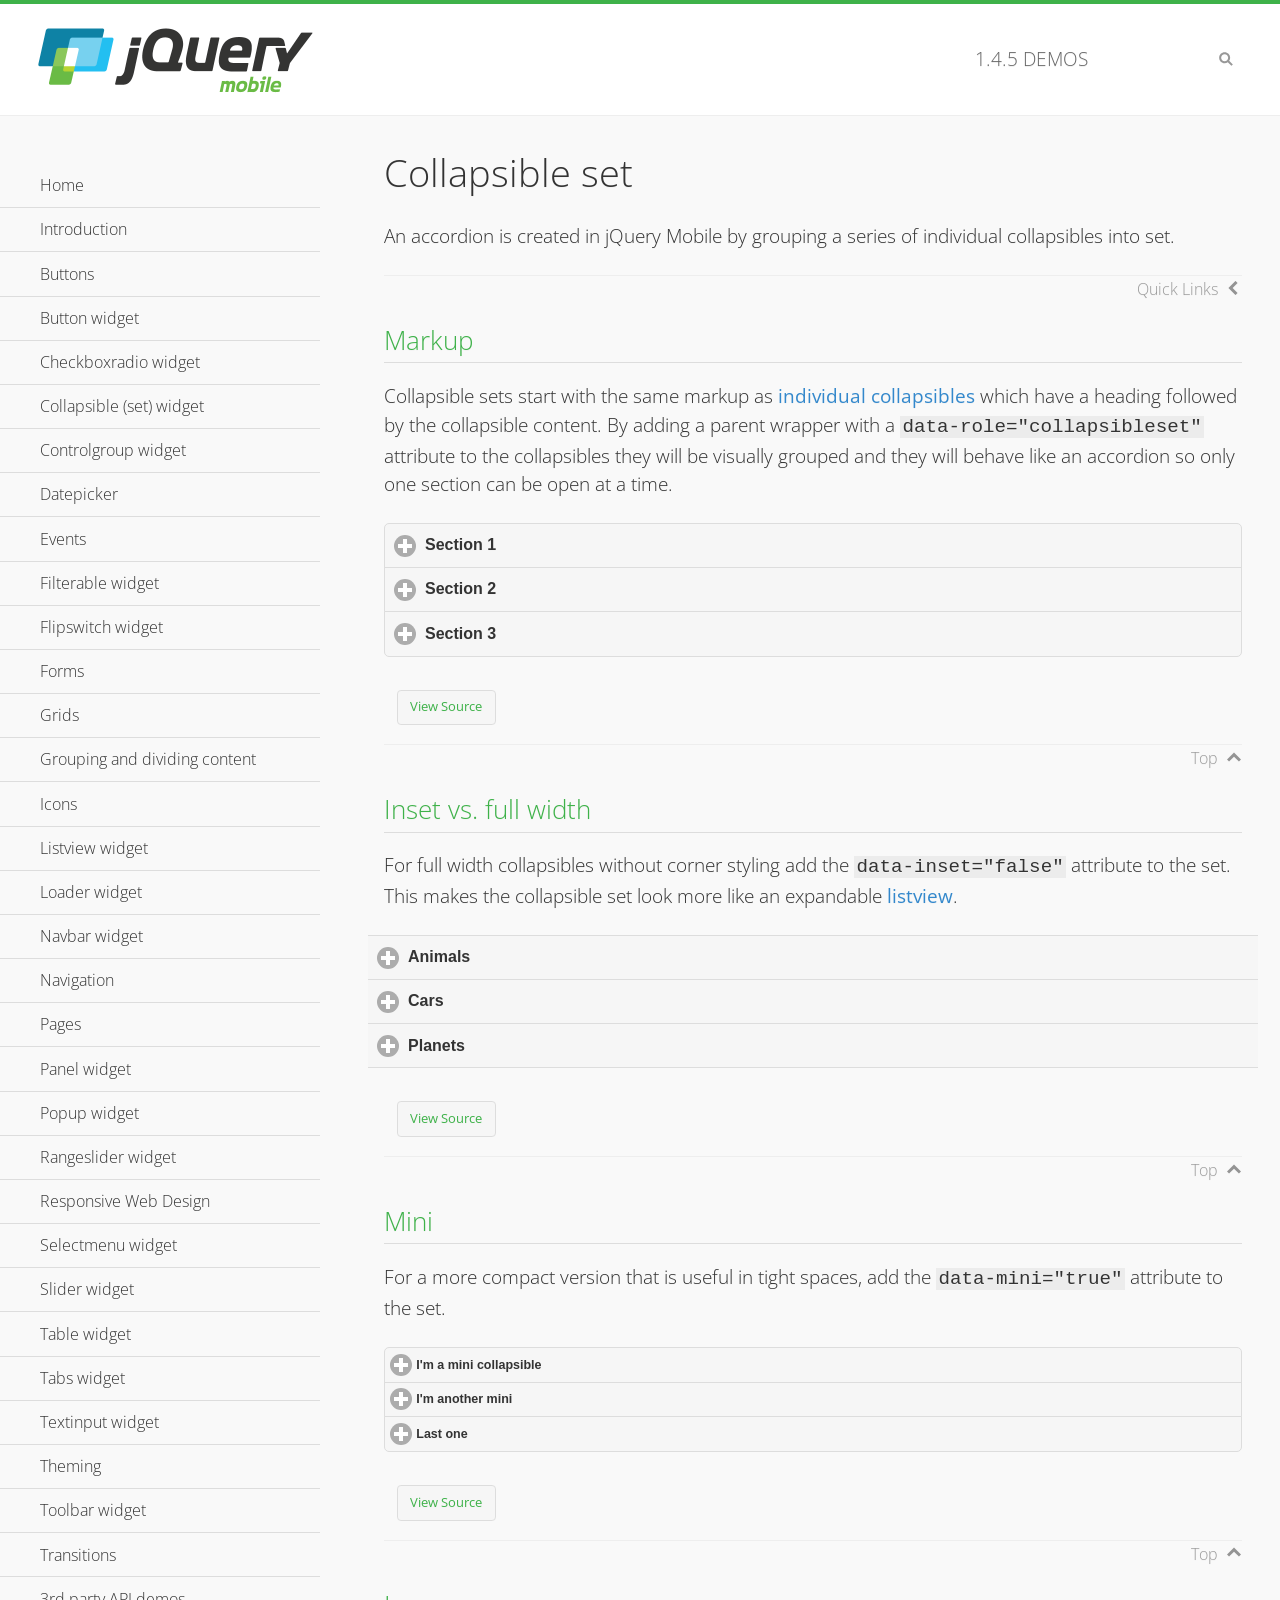
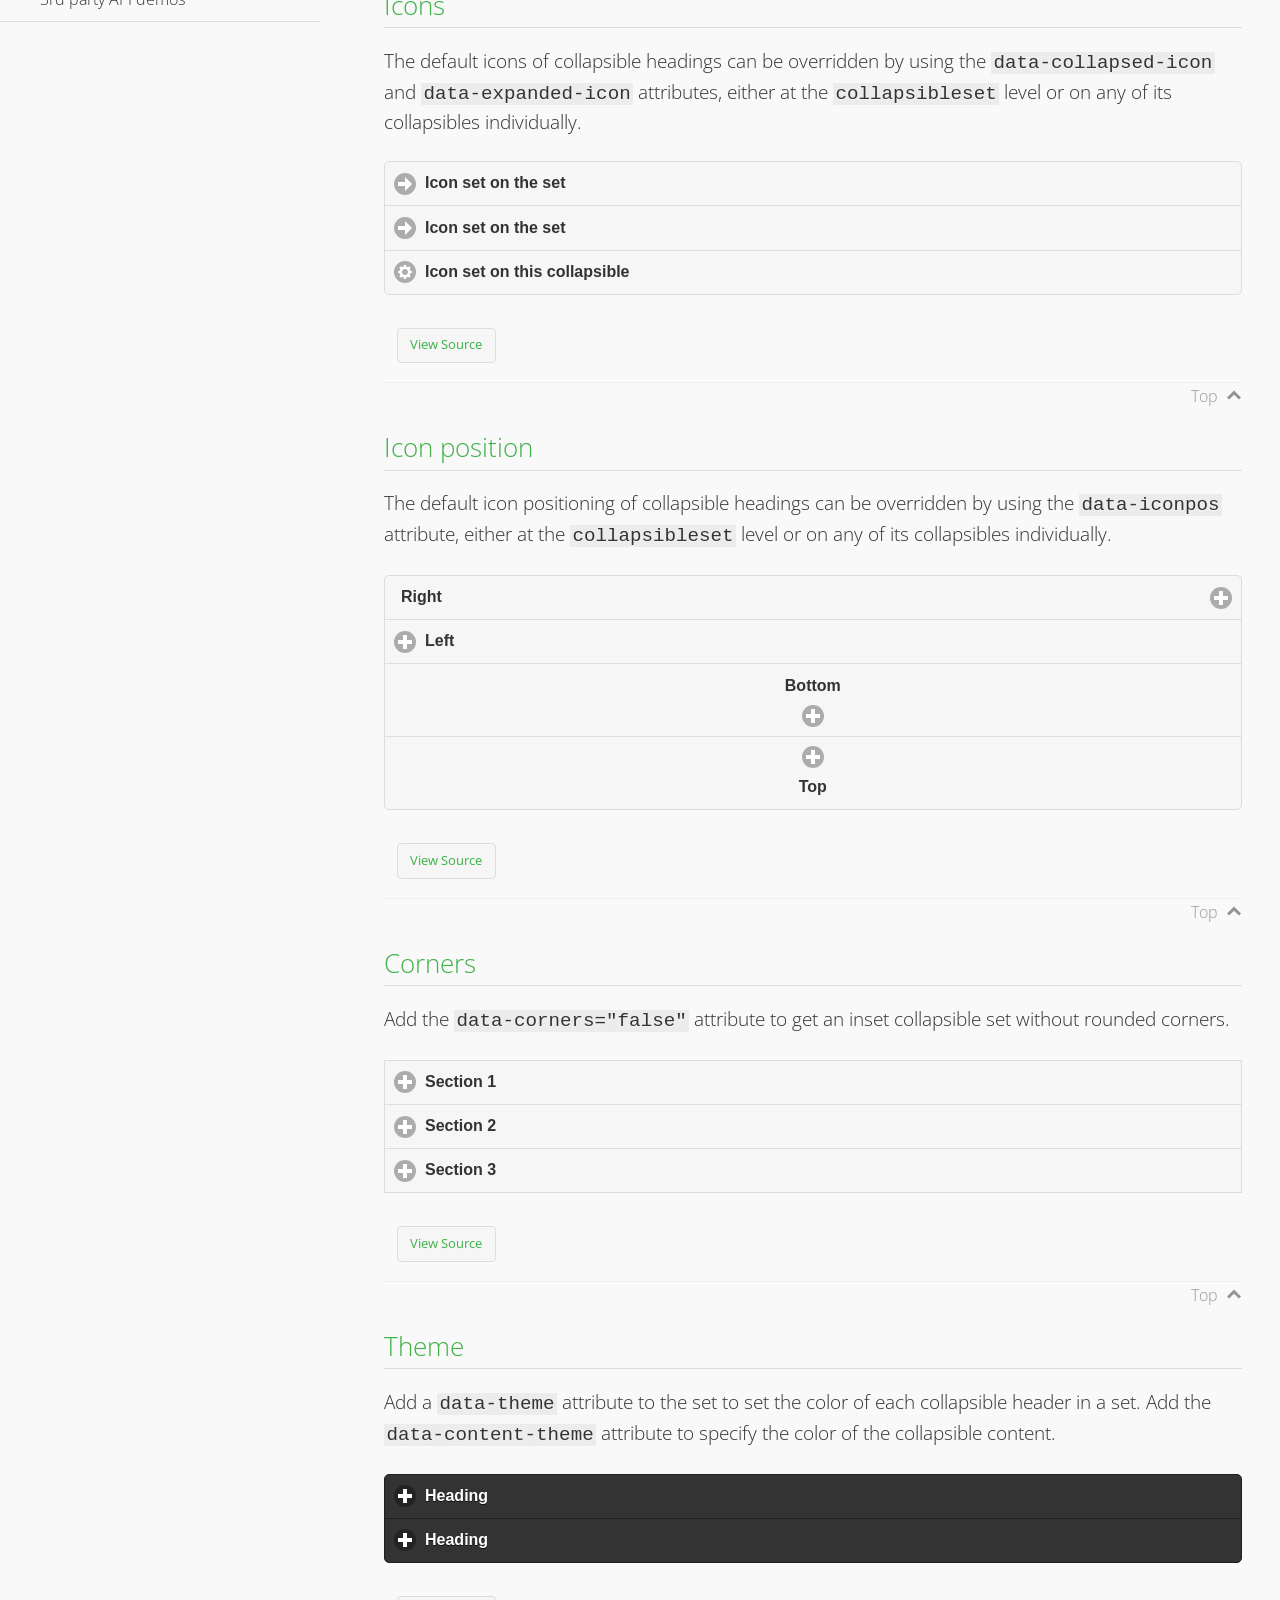
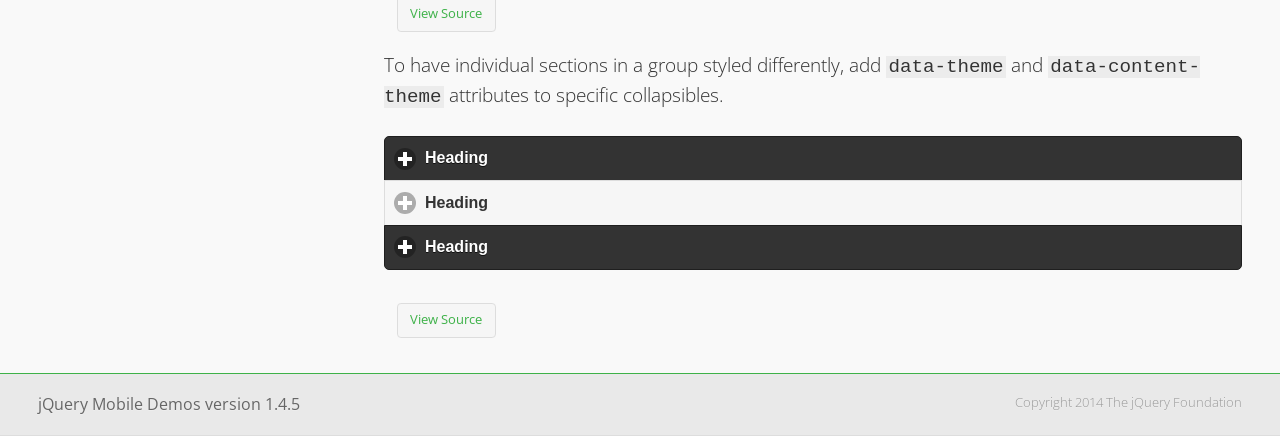
<file: resour/demos/collapsibleset/index.html>
<!DOCTYPE html>
<html>
<head>
	<meta charset="utf-8">
	<meta name="viewport" content="width=device-width, initial-scale=1">
	<title>Collapsible set - jQuery Mobile Demos</title>
	<link rel="shortcut icon" href="../favicon.ico">
    <link rel="stylesheet" href="http://fonts.googleapis.com/css?family=Open+Sans:300,400,700">
	<link rel="stylesheet" href="../css/themes/default/jquery.mobile-1.4.5.min.css">
	<link rel="stylesheet" href="../_assets/css/jqm-demos.css">
	<script src="../js/jquery.js"></script>
	<script src="../_assets/js/index.js"></script>
	<script src="../js/jquery.mobile-1.4.5.min.js"></script>
</head>
<body>
<div data-role="page" class="jqm-demos" data-quicklinks="true">

	<div data-role="header" class="jqm-header">
		<h2><a href="../" title="jQuery Mobile Demos home"><img src="../_assets/img/jquery-logo.png" alt="jQuery Mobile"></a></h2>
		<p><span class="jqm-version"></span> Demos</p>
		<a href="#" class="jqm-navmenu-link ui-btn ui-btn-icon-notext ui-corner-all ui-icon-bars ui-nodisc-icon ui-alt-icon ui-btn-left">Menu</a>
		<a href="#" class="jqm-search-link ui-btn ui-btn-icon-notext ui-corner-all ui-icon-search ui-nodisc-icon ui-alt-icon ui-btn-right">Search</a>
	</div><!-- /header -->

	<div role="main" class="ui-content jqm-content">

		<h1>Collapsible set</h1>

		<p>An accordion is created in jQuery Mobile by grouping a series of individual collapsibles into set.</p>

		<h2>Markup</h2>

		<p>Collapsible sets start with the same markup as <a href="../collapsible/" data-ajax="false">individual collapsibles</a> which have a heading followed by the collapsible content. By adding a parent wrapper with a <code>data-role="collapsibleset"</code> attribute to the collapsibles they will be visually grouped and they will behave like an accordion so only one section can be open at a time.</p>

			<div data-demo-html="true">
				<div data-role="collapsibleset" data-theme="a" data-content-theme="a">
					<div data-role="collapsible">
						<h3>Section 1</h3>
					<p>I'm the collapsible content for section 1</p>
					</div>
					<div data-role="collapsible">
						<h3>Section 2</h3>
					<p>I'm the collapsible content for section 2</p>

					</div>
					<div data-role="collapsible">
						<h3>Section 3</h3>
					<p>I'm the collapsible content for section 3</p>
					</div>
				</div>
			</div><!--/demo-html -->

		<h2>Inset vs. full width</h2>

		<p>For full width collapsibles without corner styling add the <code>data-inset="false"</code> attribute to the set. This makes the collapsible set look more like an expandable <a href="../listview/">listview</a>.</p>

			<div data-demo-html="true">
				<div data-role="collapsibleset" data-inset="false">
					<div data-role="collapsible">
						<h3>Animals</h3>
						<ul data-role="listview" data-inset="false">
							<li>Cats</li>
							<li>Dogs</li>
							<li>Lizards</li>
							<li>Snakes</li>
						</ul>
					</div>
					<div data-role="collapsible">
						<h3>Cars</h3>
						<ul data-role="listview" data-inset="false">
							<li>Acura</li>
							<li>Audi</li>
							<li>BMW</li>
							<li>Cadillac</li>
						</ul>
					</div>
					<div data-role="collapsible">
						<h3>Planets</h3>
						<ul data-role="listview" data-inset="false">
							<li>Earth</li>
							<li>Jupiter</li>
							<li>Mars</li>
							<li>Mercury</li>
						</ul>
					</div>
				</div>
			</div><!--/demo-html -->

		<h2>Mini</h2>

		<p>For a more compact version that is useful in tight spaces, add the <code>data-mini="true"</code> attribute to the set. </p>

			<div data-demo-html="true">
				<div data-role="collapsibleset" data-theme="a" data-content-theme="a" data-mini="true">
					<div data-role="collapsible">
						<h3>I'm a mini collapsible</h3>
					<p>This is good for tight spaces.</p>
					</div>
					<div data-role="collapsible">
						<h3>I'm another mini</h3>
					<p>Here's some collapsible content.</p>

					</div>
					<div data-role="collapsible">
						<h3>Last one</h3>
					<p>Final bit of collapsible content.</p>
					</div>
				</div>
			</div><!--/demo-html -->

		<h2>Icons</h2>

		<p>The default icons of collapsible headings can be overridden by using the <code>data-collapsed-icon</code> and <code>data-expanded-icon</code> attributes, either at the <code>collapsibleset</code> level or on any of its collapsibles individually.</p>

			<div data-demo-html="true">
				<div data-role="collapsibleset" data-theme="a" data-content-theme="a" data-collapsed-icon="arrow-r" data-expanded-icon="arrow-d">
					<div data-role="collapsible">
						<h3>Icon set on the set</h3>
					<p>Specify the open and close icons on the set to apply it to all the collapsibles within.</p>
					</div>
					<div data-role="collapsible">
						<h3>Icon set on the set</h3>
					<p>This collapsible also gets the icon from the set.</p>
					</div>
					<div data-role="collapsible" data-collapsed-icon="gear" data-expanded-icon="delete">
						<h3>Icon set on this collapsible</h3>
					<p>The icons here are applied to this collapsible specifically, thus overriding the set icons.</p>
					</div>
				</div>
			</div><!--/demo-html -->

		<h2>Icon position</h2>

		<p>The default icon positioning of collapsible headings can be overridden by using the <code>data-iconpos</code> attribute, either at the <code>collapsibleset</code> level or on any of its collapsibles individually.</p>

			<div data-demo-html="true">
				<div data-role="collapsibleset" data-theme="a" data-content-theme="a" data-iconpos="right">
					<div data-role="collapsible">
						<h3>Right</h3>
					<p>Inherits icon positioning from <code>data-iconpos="right"</code> attribute on set.</p>
					</div>
					<div data-role="collapsible" data-iconpos="left">
						<h3>Left</h3>
					<p>Set via <code>data-iconpos="left"</code> attribute on the collapsible</p>
					</div>
					<div data-role="collapsible" data-iconpos="bottom">
						<h3>Bottom</h3>
					<p>Set via <code>data-iconpos="bottom"</code> attribute on the collapsible</p>
					</div>
					<div data-role="collapsible" data-iconpos="top">
						<h3>Top</h3>
					<p>Set via <code>data-iconpos="top"</code> attribute on the collapsible</p>
					</div>
				</div>
			</div><!--/demo-html -->

		<h2>Corners</h2>
		<p>Add the <code>data-corners="false"</code> attribute to get an inset collapsible set without rounded corners.</p>

			<div data-demo-html="true">
				<div data-role="collapsibleset" data-corners="false" data-theme="a" data-content-theme="a">
					<div data-role="collapsible">
						<h3>Section 1</h3>
					<p>Collapsible content</p>
					</div>
					<div data-role="collapsible">
						<h3>Section 2</h3>
					<p>Collapsible content</p>

					</div>
					<div data-role="collapsible">
						<h3>Section 3</h3>
					<p>Collapsible content</p>
					</div>
				</div>
			</div><!--/demo-html -->

		<h2>Theme</h2>

		<p>Add a <code>data-theme</code> attribute to the set to set the color of each collapsible header in a set. Add the <code>data-content-theme</code> attribute to specify the color of the collapsible content. </p>

			<div data-demo-html="true">
				<div data-role="collapsibleset" data-theme="b" data-content-theme="b">
					<div data-role="collapsible">
						<h3>Heading</h3>
						<p>Content</p>
					</div>
					<div data-role="collapsible">
						<h3>Heading</h3>
						<p>Content</p>
					</div>
				</div>
			</div><!--/demo-html -->

		<p>To have individual sections in a group styled differently, add <code>data-theme</code> and <code>data-content-theme</code> attributes to specific collapsibles.</p>

			<div data-demo-html="true">
				<div data-role="collapsibleset" data-theme="b" data-content-theme="b">
					<div data-role="collapsible">
						<h3>Heading</h3>
						<p>Content</p>
					</div>
					<div data-role="collapsible" data-theme="a" data-content-theme="a">
						<h3>Heading</h3>
						<p>Content</p>
					</div>
					<div data-role="collapsible">
						<h3>Heading</h3>
						<p>Content</p>
					</div>
				</div>
		</div><!--/demo-html -->

	</div><!-- /content -->
	    <div data-role="panel" class="jqm-navmenu-panel" data-position="left" data-display="overlay" data-theme="a">
	    	<ul class="jqm-list ui-alt-icon ui-nodisc-icon">
<li data-filtertext="demos homepage" data-icon="home"><a href=".././">Home</a></li>
<li data-filtertext="introduction overview getting started"><a href="../intro/" data-ajax="false">Introduction</a></li>
<li data-filtertext="buttons button markup buttonmarkup method anchor link button element"><a href="../button-markup/" data-ajax="false">Buttons</a></li>
<li data-filtertext="form button widget input button submit reset"><a href="../button/" data-ajax="false">Button widget</a></li>
<li data-role="collapsible" data-enhanced="true" data-collapsed-icon="carat-d" data-expanded-icon="carat-u" data-iconpos="right" data-inset="false" class="ui-collapsible ui-collapsible-themed-content ui-collapsible-collapsed">
	<h3 class="ui-collapsible-heading ui-collapsible-heading-collapsed">
		<a href="#" class="ui-collapsible-heading-toggle ui-btn ui-btn-icon-right ui-btn-inherit ui-icon-carat-d">
		    Checkboxradio widget<span class="ui-collapsible-heading-status"> click to expand contents</span>
		</a>
	</h3>
	<div class="ui-collapsible-content ui-body-inherit ui-collapsible-content-collapsed" aria-hidden="true">
		<ul>
			<li data-filtertext="form checkboxradio widget checkbox input checkboxes controlgroups"><a href="../checkboxradio-checkbox/" data-ajax="false">Checkboxes</a></li>
			<li data-filtertext="form checkboxradio widget radio input radio buttons controlgroups"><a href="../checkboxradio-radio/" data-ajax="false">Radio buttons</a></li>
		</ul>
	</div>
</li>
<li data-role="collapsible" data-enhanced="true" data-collapsed-icon="carat-d" data-expanded-icon="carat-u" data-iconpos="right" data-inset="false" class="ui-collapsible ui-collapsible-themed-content ui-collapsible-collapsed">
	<h3 class="ui-collapsible-heading ui-collapsible-heading-collapsed">
		<a href="#" class="ui-collapsible-heading-toggle ui-btn ui-btn-icon-right ui-btn-inherit ui-icon-carat-d">
			Collapsible (set) widget<span class="ui-collapsible-heading-status"> click to expand contents</span>
		</a>
	</h3>
	<div class="ui-collapsible-content ui-body-inherit ui-collapsible-content-collapsed" aria-hidden="true">
		<ul>
			<li data-filtertext="collapsibles content formatting"><a href="../collapsible/" data-ajax="false">Collapsible</a></li>
			<li data-filtertext="dynamic collapsible set accordion append expand"><a href="../collapsible-dynamic/" data-ajax="false">Dynamic collapsibles</a></li>
			<li data-filtertext="accordions collapsible set widget content formatting grouped collapsibles"><a href="../collapsibleset/" data-ajax="false">Collapsible set</a></li>
		</ul>
	</div>
</li>
<li data-role="collapsible" data-enhanced="true" data-collapsed-icon="carat-d" data-expanded-icon="carat-u" data-iconpos="right" data-inset="false" class="ui-collapsible ui-collapsible-themed-content ui-collapsible-collapsed">
	<h3 class="ui-collapsible-heading ui-collapsible-heading-collapsed">
		<a href="#" class="ui-collapsible-heading-toggle ui-btn ui-btn-icon-right ui-btn-inherit ui-icon-carat-d">
			Controlgroup widget<span class="ui-collapsible-heading-status"> click to expand contents</span>
		</a>
	</h3>
	<div class="ui-collapsible-content ui-body-inherit ui-collapsible-content-collapsed" aria-hidden="true">
		<ul>
			<li data-filtertext="controlgroups selectmenu checkboxradio input grouped buttons horizontal vertical"><a href="../controlgroup/" data-ajax="false">Controlgroup</a></li>
			<li data-filtertext="dynamic controlgroup dynamically add buttons"><a href="../controlgroup-dynamic/" data-ajax="false">Dynamic controlgroups</a></li>
		</ul>
	</div>
</li>
<li data-filtertext="form datepicker widget date input"><a href="../datepicker/" data-ajax="false">Datepicker</a></li>
<li data-role="collapsible" data-enhanced="true" data-collapsed-icon="carat-d" data-expanded-icon="carat-u" data-iconpos="right" data-inset="false" class="ui-collapsible ui-collapsible-themed-content ui-collapsible-collapsed">
	<h3 class="ui-collapsible-heading ui-collapsible-heading-collapsed">
		<a href="#" class="ui-collapsible-heading-toggle ui-btn ui-btn-icon-right ui-btn-inherit ui-icon-carat-d">
			Events<span class="ui-collapsible-heading-status"> click to expand contents</span>
		</a>
	</h3>
	<div class="ui-collapsible-content ui-body-inherit ui-collapsible-content-collapsed" aria-hidden="true">
		<ul>
			<li data-filtertext="swipe to delete list items listviews swipe events"><a href="../swipe-list/" data-ajax="false">Swipe list items</a></li>
			<li data-filtertext="swipe to navigate swipe page navigation swipe events"><a href="../swipe-page/" data-ajax="false">Swipe page navigation</a></li>
		</ul>
	</div>
</li>
<li data-filtertext="filterable filter elements sorting searching listview table"><a href="../filterable/" data-ajax="false">Filterable widget</a></li>
<li data-filtertext="form flipswitch widget flip toggle switch binary select checkbox input"><a href="../flipswitch/" data-ajax="false">Flipswitch widget</a></li>
<li data-role="collapsible" data-enhanced="true" data-collapsed-icon="carat-d" data-expanded-icon="carat-u" data-iconpos="right" data-inset="false" class="ui-collapsible ui-collapsible-themed-content ui-collapsible-collapsed">
	<h3 class="ui-collapsible-heading ui-collapsible-heading-collapsed">
		<a href="#" class="ui-collapsible-heading-toggle ui-btn ui-btn-icon-right ui-btn-inherit ui-icon-carat-d">
			Forms<span class="ui-collapsible-heading-status"> click to expand contents</span>
		</a>
	</h3>
	<div class="ui-collapsible-content ui-body-inherit ui-collapsible-content-collapsed" aria-hidden="true">
		<ul>
			<li data-filtertext="forms text checkbox radio range button submit reset inputs selects textarea slider flipswitch label form elements"><a href="../forms/" data-ajax="false">Forms</a></li>
			<li data-filtertext="form hide labels hidden accessible ui-hidden-accessible forms"><a href="../forms-label-hidden-accessible/" data-ajax="false">Hide labels</a></li>
			<li data-filtertext="form field containers fieldcontain ui-field-contain forms"><a href="../forms-field-contain/" data-ajax="false">Field containers</a></li>
			<li data-filtertext="forms disabled form elements"><a href="../forms-disabled/" data-ajax="false">Forms disabled</a></li>
			<li data-filtertext="forms gallery examples overview forms text checkbox radio range button submit reset inputs selects textarea slider flipswitch label form elements"><a href="../forms-gallery/" data-ajax="false">Forms gallery</a></li>
		</ul>
	</div>
</li>
<li data-role="collapsible" data-enhanced="true" data-collapsed-icon="carat-d" data-expanded-icon="carat-u" data-iconpos="right" data-inset="false" class="ui-collapsible ui-collapsible-themed-content ui-collapsible-collapsed">
	<h3 class="ui-collapsible-heading ui-collapsible-heading-collapsed">
		<a href="#" class="ui-collapsible-heading-toggle ui-btn ui-btn-icon-right ui-btn-inherit ui-icon-carat-d">
			Grids<span class="ui-collapsible-heading-status"> click to expand contents</span>
		</a>
	</h3>
	<div class="ui-collapsible-content ui-body-inherit ui-collapsible-content-collapsed" aria-hidden="true">
		<ul>
			<li data-filtertext="grids columns blocks content formatting rwd responsive css framework"><a href="../grids/" data-ajax="false">Grids</a></li>
			<li data-filtertext="buttons in grids css framework"><a href="../grids-buttons/" data-ajax="false">Buttons in grids</a></li>
			<li data-filtertext="custom responsive grids rwd css framework"><a href="../grids-custom-responsive/" data-ajax="false">Custom responsive grids</a></li>
		</ul>
	</div>
</li>
<li data-filtertext="blocks content formatting sections heading"><a href="../body-bar-classes/" data-ajax="false">Grouping and dividing content</a></li>
<li data-role="collapsible" data-enhanced="true" data-collapsed-icon="carat-d" data-expanded-icon="carat-u" data-iconpos="right" data-inset="false" class="ui-collapsible ui-collapsible-themed-content ui-collapsible-collapsed">
	<h3 class="ui-collapsible-heading ui-collapsible-heading-collapsed">
		<a href="#" class="ui-collapsible-heading-toggle ui-btn ui-btn-icon-right ui-btn-inherit ui-icon-carat-d">
			Icons<span class="ui-collapsible-heading-status"> click to expand contents</span>
		</a>
	</h3>
	<div class="ui-collapsible-content ui-body-inherit ui-collapsible-content-collapsed" aria-hidden="true">
		<ul>
			<li data-filtertext="button icons svg disc alt custom icon position"><a href="../icons/" data-ajax="false">Icons</a></li>
			<li data-filtertext=""><a href="../icons-grunticon/" data-ajax="false">Grunticon loader</a></li>
		</ul>
	</div>
</li>
<li data-role="collapsible" data-enhanced="true" data-collapsed-icon="carat-d" data-expanded-icon="carat-u" data-iconpos="right" data-inset="false" class="ui-collapsible ui-collapsible-themed-content ui-collapsible-collapsed">
	<h3 class="ui-collapsible-heading ui-collapsible-heading-collapsed">
		<a href="#" class="ui-collapsible-heading-toggle ui-btn ui-btn-icon-right ui-btn-inherit ui-icon-carat-d">
			Listview widget<span class="ui-collapsible-heading-status"> click to expand contents</span>
		</a>
	</h3>
	<div class="ui-collapsible-content ui-body-inherit ui-collapsible-content-collapsed" aria-hidden="true">
		<ul>
			<li data-filtertext="listview widget thumbnails icons nested split button collapsible ul ol"><a href="../listview/" data-ajax="false">Listview</a></li>
			<li data-filtertext="autocomplete filterable reveal listview filtertextbeforefilter placeholder"><a href="../listview-autocomplete/" data-ajax="false">Listview autocomplete</a></li>
			<li data-filtertext="autocomplete filterable reveal listview remote data filtertextbeforefilter placeholder"><a href="../listview-autocomplete-remote/" data-ajax="false">Listview autocomplete remote data</a></li>
			<li data-filtertext="autodividers anchor jump scroll linkbars listview lists ul ol"><a href="../listview-autodividers-linkbar/" data-ajax="false">Listview autodividers linkbar</a></li>
			<li data-filtertext="listview autodividers selector autodividersselector lists ul ol"><a href="../listview-autodividers-selector/" data-ajax="false">Listview autodividers selector</a></li>
			<li data-filtertext="listview nested list items"><a href="../listview-nested-lists/" data-ajax="false">Nested Listviews</a></li>
			<li data-filtertext="listview collapsible list items flat"><a href="../listview-collapsible-item-flat/" data-ajax="false">Listview collapsible list items (flat)</a></li>
			<li data-filtertext="listview collapsible list indented"><a href="../listview-collapsible-item-indented/" data-ajax="false">Listview collapsible list items (indented)</a></li>
			<li data-filtertext="grid listview responsive grids responsive listviews lists ul"><a href="../listview-grid/" data-ajax="false">Listview responsive grid</a></li>
		</ul>
	</div>
</li>
<li data-filtertext="loader widget page loading navigation overlay spinner"><a href="../loader/" data-ajax="false">Loader widget</a></li>
<li data-filtertext="navbar widget navmenu toolbars header footer"><a href="../navbar/" data-ajax="false">Navbar widget</a></li>
<li data-role="collapsible" data-enhanced="true" data-collapsed-icon="carat-d" data-expanded-icon="carat-u" data-iconpos="right" data-inset="false" class="ui-collapsible ui-collapsible-themed-content ui-collapsible-collapsed">
	<h3 class="ui-collapsible-heading ui-collapsible-heading-collapsed">
		<a href="#" class="ui-collapsible-heading-toggle ui-btn ui-btn-icon-right ui-btn-inherit ui-icon-carat-d">
			Navigation<span class="ui-collapsible-heading-status"> click to expand contents</span>
		</a>
	</h3>
	<div class="ui-collapsible-content ui-body-inherit ui-collapsible-content-collapsed" aria-hidden="true">
		<ul>
			<li data-filtertext="ajax navigation navigate widget history event method"><a href="../navigation/" data-ajax="false">Navigation</a></li>
			<li data-filtertext="linking pages page links navigation ajax prefetch cache"><a href="../navigation-linking-pages/" data-ajax="false">Linking pages</a></li>
			<!-- <li data-filtertext="php redirect server redirection server-side navigation"><a href="../navigation-php-redirect/" data-ajax="false">PHP redirect demo</a></li>-->
			<li data-filtertext="navigation redirection hash query"><a href="../navigation-hash-processing/" data-ajax="false">Hash processing demo</a></li>
			<li data-filtertext="navigation redirection hash query"><a href="../page-events/" data-ajax="false">Page Navigation Events</a></li>
		</ul>
	</div>
</li>
<li data-role="collapsible" data-enhanced="true" data-collapsed-icon="carat-d" data-expanded-icon="carat-u" data-iconpos="right" data-inset="false" class="ui-collapsible ui-collapsible-themed-content ui-collapsible-collapsed">
	<h3 class="ui-collapsible-heading ui-collapsible-heading-collapsed">
		<a href="#" class="ui-collapsible-heading-toggle ui-btn ui-btn-icon-right ui-btn-inherit ui-icon-carat-d">
			Pages<span class="ui-collapsible-heading-status"> click to expand contents</span>
		</a>
	</h3>
	<div class="ui-collapsible-content ui-body-inherit ui-collapsible-content-collapsed" aria-hidden="true">
		<ul>
			<li data-filtertext="pages page widget ajax navigation"><a href="../pages/" data-ajax="false">Pages</a></li>
			<li data-filtertext="single page"><a href="../pages-single-page/" data-ajax="false">Single page</a></li>
			<li data-filtertext="multipage multi-page page"><a href="../pages-multi-page/" data-ajax="false">Multi-page template</a></li>
			<li data-filtertext="dialog page widget modal popup"><a href="../pages-dialog/" data-ajax="false">Dialog page</a></li>
		</ul>
	</div>
</li>
<li data-role="collapsible" data-enhanced="true" data-collapsed-icon="carat-d" data-expanded-icon="carat-u" data-iconpos="right" data-inset="false" class="ui-collapsible ui-collapsible-themed-content ui-collapsible-collapsed">
	<h3 class="ui-collapsible-heading ui-collapsible-heading-collapsed">
		<a href="#" class="ui-collapsible-heading-toggle ui-btn ui-btn-icon-right ui-btn-inherit ui-icon-carat-d">
			Panel widget<span class="ui-collapsible-heading-status"> click to expand contents</span>
		</a>
	</h3>
	<div class="ui-collapsible-content ui-body-inherit ui-collapsible-content-collapsed" aria-hidden="true">
		<ul>
			<li data-filtertext="panel widget sliding panels reveal push overlay responsive"><a href="../panel/" data-ajax="false">Panel</a></li>
			<li data-filtertext=""><a href="../panel-external/" data-ajax="false">External panels</a></li>
			<li data-filtertext="panel "><a href="../panel-fixed/" data-ajax="false">Fixed panels</a></li>
			<li data-filtertext="panel slide panels sliding panels shadow rwd responsive breakpoint"><a href="../panel-responsive/" data-ajax="false">Panels responsive</a></li>
			<li data-filtertext="panel custom style custom panel width reveal shadow listview panel styling page background wrapper"><a href="../panel-styling/" data-ajax="false">Custom panel style</a></li>
			<li data-filtertext="panel open on swipe"><a href="../panel-swipe-open/" data-ajax="false">Panel open on swipe</a></li>
			<li data-filtertext="panels outside page internal external toolbars"><a href="../panel-external-internal/" data-ajax="false">Panel external and internal</a></li>
		</ul>
	</div>
</li>
<li data-role="collapsible" data-enhanced="true" data-collapsed-icon="carat-d" data-expanded-icon="carat-u" data-iconpos="right" data-inset="false" class="ui-collapsible ui-collapsible-themed-content ui-collapsible-collapsed">
	<h3 class="ui-collapsible-heading ui-collapsible-heading-collapsed">
		<a href="#" class="ui-collapsible-heading-toggle ui-btn ui-btn-icon-right ui-btn-inherit ui-icon-carat-d">
			Popup widget<span class="ui-collapsible-heading-status"> click to expand contents</span>
		</a>
	</h3>
	<div class="ui-collapsible-content ui-body-inherit ui-collapsible-content-collapsed" aria-hidden="true">
		<ul>
			<li data-filtertext="popup widget popups dialog modal transition tooltip lightbox form overlay screen flip pop fade transition"><a href="../popup/" data-ajax="false">Popup</a></li>
			<li data-filtertext="popup alignment position"><a href="../popup-alignment/" data-ajax="false">Popup alignment</a></li>
			<li data-filtertext="popup arrow size popups popover"><a href="../popup-arrow-size/" data-ajax="false">Popup arrow size</a></li>
			<li data-filtertext="dynamic popups popup images lightbox"><a href="../popup-dynamic/" data-ajax="false">Dynamic popups</a></li>
			<li data-filtertext="popups with iframes scaling"><a href="../popup-iframe/" data-ajax="false">Popups with iframes</a></li>
			<li data-filtertext="popup image scaling"><a href="../popup-image-scaling/" data-ajax="false">Popup image scaling</a></li>
			<li data-filtertext="external popup outside multi-page"><a href="../popup-outside-multipage/" data-ajax="false">Popup outside multi-page</a></li>
		</ul>
	</div>
</li>
<li data-filtertext="form rangeslider widget dual sliders dual handle sliders range input"><a href="../rangeslider/" data-ajax="false">Rangeslider widget</a></li>
<li data-filtertext="responsive web design rwd adaptive progressive enhancement PE accessible mobile breakpoints media query media queries"><a href="../rwd/" data-ajax="false">Responsive Web Design</a></li>
<li data-role="collapsible" data-enhanced="true" data-collapsed-icon="carat-d" data-expanded-icon="carat-u" data-iconpos="right" data-inset="false" class="ui-collapsible ui-collapsible-themed-content ui-collapsible-collapsed">
	<h3 class="ui-collapsible-heading ui-collapsible-heading-collapsed">
		<a href="#" class="ui-collapsible-heading-toggle ui-btn ui-btn-icon-right ui-btn-inherit ui-icon-carat-d">
			Selectmenu widget<span class="ui-collapsible-heading-status"> click to expand contents</span>
		</a>
	</h3>
	<div class="ui-collapsible-content ui-body-inherit ui-collapsible-content-collapsed" aria-hidden="true">
		<ul>
			<li data-filtertext="form selectmenu widget select input custom select menu selects"><a href="../selectmenu/" data-ajax="false">Selectmenu</a></li>
			<li data-filtertext="form custom select menu selectmenu widget custom menu option optgroup multiple selects"><a href="../selectmenu-custom/" data-ajax="false">Custom select menu</a></li>
			<li data-filtertext="filterable select filter popup dialog"><a href="../selectmenu-custom-filter/" data-ajax="false">Custom select menu with filter</a></li>
		</ul>
	</div>
</li>
<li data-role="collapsible" data-enhanced="true" data-collapsed-icon="carat-d" data-expanded-icon="carat-u" data-iconpos="right" data-inset="false" class="ui-collapsible ui-collapsible-themed-content ui-collapsible-collapsed">
	<h3 class="ui-collapsible-heading ui-collapsible-heading-collapsed">
		<a href="#" class="ui-collapsible-heading-toggle ui-btn ui-btn-icon-right ui-btn-inherit ui-icon-carat-d">
			Slider widget<span class="ui-collapsible-heading-status"> click to expand contents</span>
		</a>
	</h3>
	<div class="ui-collapsible-content ui-body-inherit ui-collapsible-content-collapsed" aria-hidden="true">
		<ul>
			<li data-filtertext="form slider widget range input single sliders"><a href="../slider/" data-ajax="false">Slider</a></li>
			<li data-filtertext="form slider widget flipswitch slider binary select flip toggle switch"><a href="../slider-flipswitch/" data-ajax="false">Slider flip toggle switch</a></li>
			<li data-filtertext="form slider tooltip handle value input range sliders"><a href="../slider-tooltip/" data-ajax="false">Slider tooltip</a></li>
		</ul>
	</div>
</li>
<li data-role="collapsible" data-enhanced="true" data-collapsed-icon="carat-d" data-expanded-icon="carat-u" data-iconpos="right" data-inset="false" class="ui-collapsible ui-collapsible-themed-content ui-collapsible-collapsed">
	<h3 class="ui-collapsible-heading ui-collapsible-heading-collapsed">
		<a href="#" class="ui-collapsible-heading-toggle ui-btn ui-btn-icon-right ui-btn-inherit ui-icon-carat-d">
			Table widget<span class="ui-collapsible-heading-status"> click to expand contents</span>
		</a>
	</h3>
	<div class="ui-collapsible-content ui-body-inherit ui-collapsible-content-collapsed" aria-hidden="true">
		<ul>
			<li data-filtertext="table widget reflow column toggle th td responsive tables rwd hide show tabular"><a href="../table-column-toggle/" data-ajax="false">Table Column Toggle</a></li>
			<li data-filtertext="table column toggle phone comparison demo"><a href="../table-column-toggle-example/" data-ajax="false">Table Column Toggle demo</a></li>
			<li data-filtertext="responsive tables table column toggle heading groups rwd breakpoint"><a href="../table-column-toggle-heading-groups/" data-ajax="false">Table Column Toggle heading groups</a></li>
			<li data-filtertext="responsive tables table column toggle hide rwd breakpoint customization options"><a href="../table-column-toggle-options/" data-ajax="false">Table Column Toggle options</a></li>
			<li data-filtertext="table reflow th td responsive rwd columns tabular"><a href="../table-reflow/" data-ajax="false">Table Reflow</a></li>
			<li data-filtertext="responsive tables table reflow heading groups rwd breakpoint"><a href="../table-reflow-heading-groups/" data-ajax="false">Table Reflow heading groups</a></li>
			<li data-filtertext="responsive tables table reflow stripes strokes table style"><a href="../table-reflow-stripes-strokes/" data-ajax="false">Table Reflow stripes and strokes</a></li>
			<li data-filtertext="responsive tables table reflow stack custom styles"><a href="../table-reflow-styling/" data-ajax="false">Table Reflow custom styles</a></li>
		</ul>
	</div>
</li>
<li data-filtertext="ui tabs widget"><a href="../tabs/" data-ajax="false">Tabs widget</a></li>
<li data-filtertext="form textinput widget text input textarea number date time tel email file color password"><a href="../textinput/" data-ajax="false">Textinput widget</a></li>
<li data-role="collapsible" data-enhanced="true" data-collapsed-icon="carat-d" data-expanded-icon="carat-u" data-iconpos="right" data-inset="false" class="ui-collapsible ui-collapsible-themed-content ui-collapsible-collapsed">
	<h3 class="ui-collapsible-heading ui-collapsible-heading-collapsed">
		<a href="#" class="ui-collapsible-heading-toggle ui-btn ui-btn-icon-right ui-btn-inherit ui-icon-carat-d">
			Theming<span class="ui-collapsible-heading-status"> click to expand contents</span>
		</a>
	</h3>
	<div class="ui-collapsible-content ui-body-inherit ui-collapsible-content-collapsed" aria-hidden="true">
		<ul>
			<li data-filtertext="default theme swatches theming style css"><a href="../theme-default/" data-ajax="false">Default theme</a></li>
			<li data-filtertext="classic theme old theme swatches theming style css"><a href="../theme-classic/" data-ajax="false">Classic theme</a></li>
		</ul>
	</div>
</li>
<li data-role="collapsible" data-enhanced="true" data-collapsed-icon="carat-d" data-expanded-icon="carat-u" data-iconpos="right" data-inset="false" class="ui-collapsible ui-collapsible-themed-content ui-collapsible-collapsed">
	<h3 class="ui-collapsible-heading ui-collapsible-heading-collapsed">
		<a href="#" class="ui-collapsible-heading-toggle ui-btn ui-btn-icon-right ui-btn-inherit ui-icon-carat-d">
			Toolbar widget<span class="ui-collapsible-heading-status"> click to expand contents</span>
		</a>
	</h3>
	<div class="ui-collapsible-content ui-body-inherit ui-collapsible-content-collapsed" aria-hidden="true">
		<ul>
			<li data-filtertext="toolbar widget header footer toolbars fixed fullscreen external sections"><a href="../toolbar/" data-ajax="false">Toolbar</a></li>
			<li data-filtertext="dynamic toolbars dynamically add toolbar header footer"><a href="../toolbar-dynamic/" data-ajax="false">Dynamic toolbars</a></li>
			<li data-filtertext="external toolbars header footer"><a href="../toolbar-external/" data-ajax="false">External toolbars</a></li>
			<li data-filtertext="fixed toolbars header footer"><a href="../toolbar-fixed/" data-ajax="false">Fixed toolbars</a></li>
			<li data-filtertext="fixed fullscreen toolbars header footer"><a href="../toolbar-fixed-fullscreen/" data-ajax="false">Fullscreen toolbars</a></li>
			<li data-filtertext="external fixed toolbars header footer"><a href="../toolbar-fixed-external/" data-ajax="false">Fixed external toolbars</a></li>
			<li data-filtertext="external persistent toolbars header footer navbar navmenu"><a href="../toolbar-fixed-persistent/" data-ajax="false">Persistent toolbars</a></li>
			<li data-filtertext="external ajax optimized toolbars persistent toolbars header footer navbar"><a href="../toolbar-fixed-persistent-optimized/" data-ajax="false">Ajax optimized toolbars</a></li>
			<li data-filtertext="form in toolbars header footer"><a href="../toolbar-fixed-forms/" data-ajax="false">Form in toolbar</a></li>
		</ul>
	</div>
</li>
<li data-filtertext="page transitions animated pages popup navigation flip slide fade pop"><a href="../transitions/" data-ajax="false">Transitions</a></li>
<li data-role="collapsible" data-enhanced="true" data-collapsed-icon="carat-d" data-expanded-icon="carat-u" data-iconpos="right" data-inset="false" class="ui-collapsible ui-collapsible-themed-content ui-collapsible-collapsed">
	<h3 class="ui-collapsible-heading ui-collapsible-heading-collapsed">
		<a href="#" class="ui-collapsible-heading-toggle ui-btn ui-btn-icon-right ui-btn-inherit ui-icon-carat-d">
			3rd party API demos<span class="ui-collapsible-heading-status"> click to expand contents</span>
		</a>
	</h3>
	<div class="ui-collapsible-content ui-body-inherit ui-collapsible-content-collapsed" aria-hidden="true">
		<ul>
			<li data-filtertext="backbone requirejs navigation router"><a href="../backbone-requirejs/" data-ajax="false">Backbone RequireJS</a></li>
			<li data-filtertext="google maps geolocation demo"><a href="../map-geolocation/" data-ajax="false">Google Maps geolocation</a></li>
			<li data-filtertext="google maps hybrid"><a href="../map-list-toggle/" data-ajax="false">Google Maps list toggle</a></li>
		</ul>
	</div>
</li>



		     </ul>
		</div><!-- /panel -->


	<div data-role="footer" data-position="fixed" data-tap-toggle="false" class="jqm-footer">
		<p>jQuery Mobile Demos version <span class="jqm-version"></span></p>
		<p>Copyright 2014 The jQuery Foundation</p>
	</div><!-- /footer -->
	<!-- TODO: This should become an external panel so we can add input to markup (unique ID) -->
    <div data-role="panel" class="jqm-search-panel" data-position="right" data-display="overlay" data-theme="a">
		<div class="jqm-search">
			<ul class="jqm-list" data-filter-placeholder="Search demos..." data-filter-reveal="true">
<li data-filtertext="demos homepage" data-icon="home"><a href=".././">Home</a></li>
<li data-filtertext="introduction overview getting started"><a href="../intro/" data-ajax="false">Introduction</a></li>
<li data-filtertext="buttons button markup buttonmarkup method anchor link button element"><a href="../button-markup/" data-ajax="false">Buttons</a></li>
<li data-filtertext="form button widget input button submit reset"><a href="../button/" data-ajax="false">Button widget</a></li>
<li data-role="collapsible" data-enhanced="true" data-collapsed-icon="carat-d" data-expanded-icon="carat-u" data-iconpos="right" data-inset="false" class="ui-collapsible ui-collapsible-themed-content ui-collapsible-collapsed">
	<h3 class="ui-collapsible-heading ui-collapsible-heading-collapsed">
		<a href="#" class="ui-collapsible-heading-toggle ui-btn ui-btn-icon-right ui-btn-inherit ui-icon-carat-d">
		    Checkboxradio widget<span class="ui-collapsible-heading-status"> click to expand contents</span>
		</a>
	</h3>
	<div class="ui-collapsible-content ui-body-inherit ui-collapsible-content-collapsed" aria-hidden="true">
		<ul>
			<li data-filtertext="form checkboxradio widget checkbox input checkboxes controlgroups"><a href="../checkboxradio-checkbox/" data-ajax="false">Checkboxes</a></li>
			<li data-filtertext="form checkboxradio widget radio input radio buttons controlgroups"><a href="../checkboxradio-radio/" data-ajax="false">Radio buttons</a></li>
		</ul>
	</div>
</li>
<li data-role="collapsible" data-enhanced="true" data-collapsed-icon="carat-d" data-expanded-icon="carat-u" data-iconpos="right" data-inset="false" class="ui-collapsible ui-collapsible-themed-content ui-collapsible-collapsed">
	<h3 class="ui-collapsible-heading ui-collapsible-heading-collapsed">
		<a href="#" class="ui-collapsible-heading-toggle ui-btn ui-btn-icon-right ui-btn-inherit ui-icon-carat-d">
			Collapsible (set) widget<span class="ui-collapsible-heading-status"> click to expand contents</span>
		</a>
	</h3>
	<div class="ui-collapsible-content ui-body-inherit ui-collapsible-content-collapsed" aria-hidden="true">
		<ul>
			<li data-filtertext="collapsibles content formatting"><a href="../collapsible/" data-ajax="false">Collapsible</a></li>
			<li data-filtertext="dynamic collapsible set accordion append expand"><a href="../collapsible-dynamic/" data-ajax="false">Dynamic collapsibles</a></li>
			<li data-filtertext="accordions collapsible set widget content formatting grouped collapsibles"><a href="../collapsibleset/" data-ajax="false">Collapsible set</a></li>
		</ul>
	</div>
</li>
<li data-role="collapsible" data-enhanced="true" data-collapsed-icon="carat-d" data-expanded-icon="carat-u" data-iconpos="right" data-inset="false" class="ui-collapsible ui-collapsible-themed-content ui-collapsible-collapsed">
	<h3 class="ui-collapsible-heading ui-collapsible-heading-collapsed">
		<a href="#" class="ui-collapsible-heading-toggle ui-btn ui-btn-icon-right ui-btn-inherit ui-icon-carat-d">
			Controlgroup widget<span class="ui-collapsible-heading-status"> click to expand contents</span>
		</a>
	</h3>
	<div class="ui-collapsible-content ui-body-inherit ui-collapsible-content-collapsed" aria-hidden="true">
		<ul>
			<li data-filtertext="controlgroups selectmenu checkboxradio input grouped buttons horizontal vertical"><a href="../controlgroup/" data-ajax="false">Controlgroup</a></li>
			<li data-filtertext="dynamic controlgroup dynamically add buttons"><a href="../controlgroup-dynamic/" data-ajax="false">Dynamic controlgroups</a></li>
		</ul>
	</div>
</li>
<li data-filtertext="form datepicker widget date input"><a href="../datepicker/" data-ajax="false">Datepicker</a></li>
<li data-role="collapsible" data-enhanced="true" data-collapsed-icon="carat-d" data-expanded-icon="carat-u" data-iconpos="right" data-inset="false" class="ui-collapsible ui-collapsible-themed-content ui-collapsible-collapsed">
	<h3 class="ui-collapsible-heading ui-collapsible-heading-collapsed">
		<a href="#" class="ui-collapsible-heading-toggle ui-btn ui-btn-icon-right ui-btn-inherit ui-icon-carat-d">
			Events<span class="ui-collapsible-heading-status"> click to expand contents</span>
		</a>
	</h3>
	<div class="ui-collapsible-content ui-body-inherit ui-collapsible-content-collapsed" aria-hidden="true">
		<ul>
			<li data-filtertext="swipe to delete list items listviews swipe events"><a href="../swipe-list/" data-ajax="false">Swipe list items</a></li>
			<li data-filtertext="swipe to navigate swipe page navigation swipe events"><a href="../swipe-page/" data-ajax="false">Swipe page navigation</a></li>
		</ul>
	</div>
</li>
<li data-filtertext="filterable filter elements sorting searching listview table"><a href="../filterable/" data-ajax="false">Filterable widget</a></li>
<li data-filtertext="form flipswitch widget flip toggle switch binary select checkbox input"><a href="../flipswitch/" data-ajax="false">Flipswitch widget</a></li>
<li data-role="collapsible" data-enhanced="true" data-collapsed-icon="carat-d" data-expanded-icon="carat-u" data-iconpos="right" data-inset="false" class="ui-collapsible ui-collapsible-themed-content ui-collapsible-collapsed">
	<h3 class="ui-collapsible-heading ui-collapsible-heading-collapsed">
		<a href="#" class="ui-collapsible-heading-toggle ui-btn ui-btn-icon-right ui-btn-inherit ui-icon-carat-d">
			Forms<span class="ui-collapsible-heading-status"> click to expand contents</span>
		</a>
	</h3>
	<div class="ui-collapsible-content ui-body-inherit ui-collapsible-content-collapsed" aria-hidden="true">
		<ul>
			<li data-filtertext="forms text checkbox radio range button submit reset inputs selects textarea slider flipswitch label form elements"><a href="../forms/" data-ajax="false">Forms</a></li>
			<li data-filtertext="form hide labels hidden accessible ui-hidden-accessible forms"><a href="../forms-label-hidden-accessible/" data-ajax="false">Hide labels</a></li>
			<li data-filtertext="form field containers fieldcontain ui-field-contain forms"><a href="../forms-field-contain/" data-ajax="false">Field containers</a></li>
			<li data-filtertext="forms disabled form elements"><a href="../forms-disabled/" data-ajax="false">Forms disabled</a></li>
			<li data-filtertext="forms gallery examples overview forms text checkbox radio range button submit reset inputs selects textarea slider flipswitch label form elements"><a href="../forms-gallery/" data-ajax="false">Forms gallery</a></li>
		</ul>
	</div>
</li>
<li data-role="collapsible" data-enhanced="true" data-collapsed-icon="carat-d" data-expanded-icon="carat-u" data-iconpos="right" data-inset="false" class="ui-collapsible ui-collapsible-themed-content ui-collapsible-collapsed">
	<h3 class="ui-collapsible-heading ui-collapsible-heading-collapsed">
		<a href="#" class="ui-collapsible-heading-toggle ui-btn ui-btn-icon-right ui-btn-inherit ui-icon-carat-d">
			Grids<span class="ui-collapsible-heading-status"> click to expand contents</span>
		</a>
	</h3>
	<div class="ui-collapsible-content ui-body-inherit ui-collapsible-content-collapsed" aria-hidden="true">
		<ul>
			<li data-filtertext="grids columns blocks content formatting rwd responsive css framework"><a href="../grids/" data-ajax="false">Grids</a></li>
			<li data-filtertext="buttons in grids css framework"><a href="../grids-buttons/" data-ajax="false">Buttons in grids</a></li>
			<li data-filtertext="custom responsive grids rwd css framework"><a href="../grids-custom-responsive/" data-ajax="false">Custom responsive grids</a></li>
		</ul>
	</div>
</li>
<li data-filtertext="blocks content formatting sections heading"><a href="../body-bar-classes/" data-ajax="false">Grouping and dividing content</a></li>
<li data-role="collapsible" data-enhanced="true" data-collapsed-icon="carat-d" data-expanded-icon="carat-u" data-iconpos="right" data-inset="false" class="ui-collapsible ui-collapsible-themed-content ui-collapsible-collapsed">
	<h3 class="ui-collapsible-heading ui-collapsible-heading-collapsed">
		<a href="#" class="ui-collapsible-heading-toggle ui-btn ui-btn-icon-right ui-btn-inherit ui-icon-carat-d">
			Icons<span class="ui-collapsible-heading-status"> click to expand contents</span>
		</a>
	</h3>
	<div class="ui-collapsible-content ui-body-inherit ui-collapsible-content-collapsed" aria-hidden="true">
		<ul>
			<li data-filtertext="button icons svg disc alt custom icon position"><a href="../icons/" data-ajax="false">Icons</a></li>
			<li data-filtertext=""><a href="../icons-grunticon/" data-ajax="false">Grunticon loader</a></li>
		</ul>
	</div>
</li>
<li data-role="collapsible" data-enhanced="true" data-collapsed-icon="carat-d" data-expanded-icon="carat-u" data-iconpos="right" data-inset="false" class="ui-collapsible ui-collapsible-themed-content ui-collapsible-collapsed">
	<h3 class="ui-collapsible-heading ui-collapsible-heading-collapsed">
		<a href="#" class="ui-collapsible-heading-toggle ui-btn ui-btn-icon-right ui-btn-inherit ui-icon-carat-d">
			Listview widget<span class="ui-collapsible-heading-status"> click to expand contents</span>
		</a>
	</h3>
	<div class="ui-collapsible-content ui-body-inherit ui-collapsible-content-collapsed" aria-hidden="true">
		<ul>
			<li data-filtertext="listview widget thumbnails icons nested split button collapsible ul ol"><a href="../listview/" data-ajax="false">Listview</a></li>
			<li data-filtertext="autocomplete filterable reveal listview filtertextbeforefilter placeholder"><a href="../listview-autocomplete/" data-ajax="false">Listview autocomplete</a></li>
			<li data-filtertext="autocomplete filterable reveal listview remote data filtertextbeforefilter placeholder"><a href="../listview-autocomplete-remote/" data-ajax="false">Listview autocomplete remote data</a></li>
			<li data-filtertext="autodividers anchor jump scroll linkbars listview lists ul ol"><a href="../listview-autodividers-linkbar/" data-ajax="false">Listview autodividers linkbar</a></li>
			<li data-filtertext="listview autodividers selector autodividersselector lists ul ol"><a href="../listview-autodividers-selector/" data-ajax="false">Listview autodividers selector</a></li>
			<li data-filtertext="listview nested list items"><a href="../listview-nested-lists/" data-ajax="false">Nested Listviews</a></li>
			<li data-filtertext="listview collapsible list items flat"><a href="../listview-collapsible-item-flat/" data-ajax="false">Listview collapsible list items (flat)</a></li>
			<li data-filtertext="listview collapsible list indented"><a href="../listview-collapsible-item-indented/" data-ajax="false">Listview collapsible list items (indented)</a></li>
			<li data-filtertext="grid listview responsive grids responsive listviews lists ul"><a href="../listview-grid/" data-ajax="false">Listview responsive grid</a></li>
		</ul>
	</div>
</li>
<li data-filtertext="loader widget page loading navigation overlay spinner"><a href="../loader/" data-ajax="false">Loader widget</a></li>
<li data-filtertext="navbar widget navmenu toolbars header footer"><a href="../navbar/" data-ajax="false">Navbar widget</a></li>
<li data-role="collapsible" data-enhanced="true" data-collapsed-icon="carat-d" data-expanded-icon="carat-u" data-iconpos="right" data-inset="false" class="ui-collapsible ui-collapsible-themed-content ui-collapsible-collapsed">
	<h3 class="ui-collapsible-heading ui-collapsible-heading-collapsed">
		<a href="#" class="ui-collapsible-heading-toggle ui-btn ui-btn-icon-right ui-btn-inherit ui-icon-carat-d">
			Navigation<span class="ui-collapsible-heading-status"> click to expand contents</span>
		</a>
	</h3>
	<div class="ui-collapsible-content ui-body-inherit ui-collapsible-content-collapsed" aria-hidden="true">
		<ul>
			<li data-filtertext="ajax navigation navigate widget history event method"><a href="../navigation/" data-ajax="false">Navigation</a></li>
			<li data-filtertext="linking pages page links navigation ajax prefetch cache"><a href="../navigation-linking-pages/" data-ajax="false">Linking pages</a></li>
			<!-- <li data-filtertext="php redirect server redirection server-side navigation"><a href="../navigation-php-redirect/" data-ajax="false">PHP redirect demo</a></li>-->
			<li data-filtertext="navigation redirection hash query"><a href="../navigation-hash-processing/" data-ajax="false">Hash processing demo</a></li>
			<li data-filtertext="navigation redirection hash query"><a href="../page-events/" data-ajax="false">Page Navigation Events</a></li>
		</ul>
	</div>
</li>
<li data-role="collapsible" data-enhanced="true" data-collapsed-icon="carat-d" data-expanded-icon="carat-u" data-iconpos="right" data-inset="false" class="ui-collapsible ui-collapsible-themed-content ui-collapsible-collapsed">
	<h3 class="ui-collapsible-heading ui-collapsible-heading-collapsed">
		<a href="#" class="ui-collapsible-heading-toggle ui-btn ui-btn-icon-right ui-btn-inherit ui-icon-carat-d">
			Pages<span class="ui-collapsible-heading-status"> click to expand contents</span>
		</a>
	</h3>
	<div class="ui-collapsible-content ui-body-inherit ui-collapsible-content-collapsed" aria-hidden="true">
		<ul>
			<li data-filtertext="pages page widget ajax navigation"><a href="../pages/" data-ajax="false">Pages</a></li>
			<li data-filtertext="single page"><a href="../pages-single-page/" data-ajax="false">Single page</a></li>
			<li data-filtertext="multipage multi-page page"><a href="../pages-multi-page/" data-ajax="false">Multi-page template</a></li>
			<li data-filtertext="dialog page widget modal popup"><a href="../pages-dialog/" data-ajax="false">Dialog page</a></li>
		</ul>
	</div>
</li>
<li data-role="collapsible" data-enhanced="true" data-collapsed-icon="carat-d" data-expanded-icon="carat-u" data-iconpos="right" data-inset="false" class="ui-collapsible ui-collapsible-themed-content ui-collapsible-collapsed">
	<h3 class="ui-collapsible-heading ui-collapsible-heading-collapsed">
		<a href="#" class="ui-collapsible-heading-toggle ui-btn ui-btn-icon-right ui-btn-inherit ui-icon-carat-d">
			Panel widget<span class="ui-collapsible-heading-status"> click to expand contents</span>
		</a>
	</h3>
	<div class="ui-collapsible-content ui-body-inherit ui-collapsible-content-collapsed" aria-hidden="true">
		<ul>
			<li data-filtertext="panel widget sliding panels reveal push overlay responsive"><a href="../panel/" data-ajax="false">Panel</a></li>
			<li data-filtertext=""><a href="../panel-external/" data-ajax="false">External panels</a></li>
			<li data-filtertext="panel "><a href="../panel-fixed/" data-ajax="false">Fixed panels</a></li>
			<li data-filtertext="panel slide panels sliding panels shadow rwd responsive breakpoint"><a href="../panel-responsive/" data-ajax="false">Panels responsive</a></li>
			<li data-filtertext="panel custom style custom panel width reveal shadow listview panel styling page background wrapper"><a href="../panel-styling/" data-ajax="false">Custom panel style</a></li>
			<li data-filtertext="panel open on swipe"><a href="../panel-swipe-open/" data-ajax="false">Panel open on swipe</a></li>
			<li data-filtertext="panels outside page internal external toolbars"><a href="../panel-external-internal/" data-ajax="false">Panel external and internal</a></li>
		</ul>
	</div>
</li>
<li data-role="collapsible" data-enhanced="true" data-collapsed-icon="carat-d" data-expanded-icon="carat-u" data-iconpos="right" data-inset="false" class="ui-collapsible ui-collapsible-themed-content ui-collapsible-collapsed">
	<h3 class="ui-collapsible-heading ui-collapsible-heading-collapsed">
		<a href="#" class="ui-collapsible-heading-toggle ui-btn ui-btn-icon-right ui-btn-inherit ui-icon-carat-d">
			Popup widget<span class="ui-collapsible-heading-status"> click to expand contents</span>
		</a>
	</h3>
	<div class="ui-collapsible-content ui-body-inherit ui-collapsible-content-collapsed" aria-hidden="true">
		<ul>
			<li data-filtertext="popup widget popups dialog modal transition tooltip lightbox form overlay screen flip pop fade transition"><a href="../popup/" data-ajax="false">Popup</a></li>
			<li data-filtertext="popup alignment position"><a href="../popup-alignment/" data-ajax="false">Popup alignment</a></li>
			<li data-filtertext="popup arrow size popups popover"><a href="../popup-arrow-size/" data-ajax="false">Popup arrow size</a></li>
			<li data-filtertext="dynamic popups popup images lightbox"><a href="../popup-dynamic/" data-ajax="false">Dynamic popups</a></li>
			<li data-filtertext="popups with iframes scaling"><a href="../popup-iframe/" data-ajax="false">Popups with iframes</a></li>
			<li data-filtertext="popup image scaling"><a href="../popup-image-scaling/" data-ajax="false">Popup image scaling</a></li>
			<li data-filtertext="external popup outside multi-page"><a href="../popup-outside-multipage/" data-ajax="false">Popup outside multi-page</a></li>
		</ul>
	</div>
</li>
<li data-filtertext="form rangeslider widget dual sliders dual handle sliders range input"><a href="../rangeslider/" data-ajax="false">Rangeslider widget</a></li>
<li data-filtertext="responsive web design rwd adaptive progressive enhancement PE accessible mobile breakpoints media query media queries"><a href="../rwd/" data-ajax="false">Responsive Web Design</a></li>
<li data-role="collapsible" data-enhanced="true" data-collapsed-icon="carat-d" data-expanded-icon="carat-u" data-iconpos="right" data-inset="false" class="ui-collapsible ui-collapsible-themed-content ui-collapsible-collapsed">
	<h3 class="ui-collapsible-heading ui-collapsible-heading-collapsed">
		<a href="#" class="ui-collapsible-heading-toggle ui-btn ui-btn-icon-right ui-btn-inherit ui-icon-carat-d">
			Selectmenu widget<span class="ui-collapsible-heading-status"> click to expand contents</span>
		</a>
	</h3>
	<div class="ui-collapsible-content ui-body-inherit ui-collapsible-content-collapsed" aria-hidden="true">
		<ul>
			<li data-filtertext="form selectmenu widget select input custom select menu selects"><a href="../selectmenu/" data-ajax="false">Selectmenu</a></li>
			<li data-filtertext="form custom select menu selectmenu widget custom menu option optgroup multiple selects"><a href="../selectmenu-custom/" data-ajax="false">Custom select menu</a></li>
			<li data-filtertext="filterable select filter popup dialog"><a href="../selectmenu-custom-filter/" data-ajax="false">Custom select menu with filter</a></li>
		</ul>
	</div>
</li>
<li data-role="collapsible" data-enhanced="true" data-collapsed-icon="carat-d" data-expanded-icon="carat-u" data-iconpos="right" data-inset="false" class="ui-collapsible ui-collapsible-themed-content ui-collapsible-collapsed">
	<h3 class="ui-collapsible-heading ui-collapsible-heading-collapsed">
		<a href="#" class="ui-collapsible-heading-toggle ui-btn ui-btn-icon-right ui-btn-inherit ui-icon-carat-d">
			Slider widget<span class="ui-collapsible-heading-status"> click to expand contents</span>
		</a>
	</h3>
	<div class="ui-collapsible-content ui-body-inherit ui-collapsible-content-collapsed" aria-hidden="true">
		<ul>
			<li data-filtertext="form slider widget range input single sliders"><a href="../slider/" data-ajax="false">Slider</a></li>
			<li data-filtertext="form slider widget flipswitch slider binary select flip toggle switch"><a href="../slider-flipswitch/" data-ajax="false">Slider flip toggle switch</a></li>
			<li data-filtertext="form slider tooltip handle value input range sliders"><a href="../slider-tooltip/" data-ajax="false">Slider tooltip</a></li>
		</ul>
	</div>
</li>
<li data-role="collapsible" data-enhanced="true" data-collapsed-icon="carat-d" data-expanded-icon="carat-u" data-iconpos="right" data-inset="false" class="ui-collapsible ui-collapsible-themed-content ui-collapsible-collapsed">
	<h3 class="ui-collapsible-heading ui-collapsible-heading-collapsed">
		<a href="#" class="ui-collapsible-heading-toggle ui-btn ui-btn-icon-right ui-btn-inherit ui-icon-carat-d">
			Table widget<span class="ui-collapsible-heading-status"> click to expand contents</span>
		</a>
	</h3>
	<div class="ui-collapsible-content ui-body-inherit ui-collapsible-content-collapsed" aria-hidden="true">
		<ul>
			<li data-filtertext="table widget reflow column toggle th td responsive tables rwd hide show tabular"><a href="../table-column-toggle/" data-ajax="false">Table Column Toggle</a></li>
			<li data-filtertext="table column toggle phone comparison demo"><a href="../table-column-toggle-example/" data-ajax="false">Table Column Toggle demo</a></li>
			<li data-filtertext="responsive tables table column toggle heading groups rwd breakpoint"><a href="../table-column-toggle-heading-groups/" data-ajax="false">Table Column Toggle heading groups</a></li>
			<li data-filtertext="responsive tables table column toggle hide rwd breakpoint customization options"><a href="../table-column-toggle-options/" data-ajax="false">Table Column Toggle options</a></li>
			<li data-filtertext="table reflow th td responsive rwd columns tabular"><a href="../table-reflow/" data-ajax="false">Table Reflow</a></li>
			<li data-filtertext="responsive tables table reflow heading groups rwd breakpoint"><a href="../table-reflow-heading-groups/" data-ajax="false">Table Reflow heading groups</a></li>
			<li data-filtertext="responsive tables table reflow stripes strokes table style"><a href="../table-reflow-stripes-strokes/" data-ajax="false">Table Reflow stripes and strokes</a></li>
			<li data-filtertext="responsive tables table reflow stack custom styles"><a href="../table-reflow-styling/" data-ajax="false">Table Reflow custom styles</a></li>
		</ul>
	</div>
</li>
<li data-filtertext="ui tabs widget"><a href="../tabs/" data-ajax="false">Tabs widget</a></li>
<li data-filtertext="form textinput widget text input textarea number date time tel email file color password"><a href="../textinput/" data-ajax="false">Textinput widget</a></li>
<li data-role="collapsible" data-enhanced="true" data-collapsed-icon="carat-d" data-expanded-icon="carat-u" data-iconpos="right" data-inset="false" class="ui-collapsible ui-collapsible-themed-content ui-collapsible-collapsed">
	<h3 class="ui-collapsible-heading ui-collapsible-heading-collapsed">
		<a href="#" class="ui-collapsible-heading-toggle ui-btn ui-btn-icon-right ui-btn-inherit ui-icon-carat-d">
			Theming<span class="ui-collapsible-heading-status"> click to expand contents</span>
		</a>
	</h3>
	<div class="ui-collapsible-content ui-body-inherit ui-collapsible-content-collapsed" aria-hidden="true">
		<ul>
			<li data-filtertext="default theme swatches theming style css"><a href="../theme-default/" data-ajax="false">Default theme</a></li>
			<li data-filtertext="classic theme old theme swatches theming style css"><a href="../theme-classic/" data-ajax="false">Classic theme</a></li>
		</ul>
	</div>
</li>
<li data-role="collapsible" data-enhanced="true" data-collapsed-icon="carat-d" data-expanded-icon="carat-u" data-iconpos="right" data-inset="false" class="ui-collapsible ui-collapsible-themed-content ui-collapsible-collapsed">
	<h3 class="ui-collapsible-heading ui-collapsible-heading-collapsed">
		<a href="#" class="ui-collapsible-heading-toggle ui-btn ui-btn-icon-right ui-btn-inherit ui-icon-carat-d">
			Toolbar widget<span class="ui-collapsible-heading-status"> click to expand contents</span>
		</a>
	</h3>
	<div class="ui-collapsible-content ui-body-inherit ui-collapsible-content-collapsed" aria-hidden="true">
		<ul>
			<li data-filtertext="toolbar widget header footer toolbars fixed fullscreen external sections"><a href="../toolbar/" data-ajax="false">Toolbar</a></li>
			<li data-filtertext="dynamic toolbars dynamically add toolbar header footer"><a href="../toolbar-dynamic/" data-ajax="false">Dynamic toolbars</a></li>
			<li data-filtertext="external toolbars header footer"><a href="../toolbar-external/" data-ajax="false">External toolbars</a></li>
			<li data-filtertext="fixed toolbars header footer"><a href="../toolbar-fixed/" data-ajax="false">Fixed toolbars</a></li>
			<li data-filtertext="fixed fullscreen toolbars header footer"><a href="../toolbar-fixed-fullscreen/" data-ajax="false">Fullscreen toolbars</a></li>
			<li data-filtertext="external fixed toolbars header footer"><a href="../toolbar-fixed-external/" data-ajax="false">Fixed external toolbars</a></li>
			<li data-filtertext="external persistent toolbars header footer navbar navmenu"><a href="../toolbar-fixed-persistent/" data-ajax="false">Persistent toolbars</a></li>
			<li data-filtertext="external ajax optimized toolbars persistent toolbars header footer navbar"><a href="../toolbar-fixed-persistent-optimized/" data-ajax="false">Ajax optimized toolbars</a></li>
			<li data-filtertext="form in toolbars header footer"><a href="../toolbar-fixed-forms/" data-ajax="false">Form in toolbar</a></li>
		</ul>
	</div>
</li>
<li data-filtertext="page transitions animated pages popup navigation flip slide fade pop"><a href="../transitions/" data-ajax="false">Transitions</a></li>
<li data-role="collapsible" data-enhanced="true" data-collapsed-icon="carat-d" data-expanded-icon="carat-u" data-iconpos="right" data-inset="false" class="ui-collapsible ui-collapsible-themed-content ui-collapsible-collapsed">
	<h3 class="ui-collapsible-heading ui-collapsible-heading-collapsed">
		<a href="#" class="ui-collapsible-heading-toggle ui-btn ui-btn-icon-right ui-btn-inherit ui-icon-carat-d">
			3rd party API demos<span class="ui-collapsible-heading-status"> click to expand contents</span>
		</a>
	</h3>
	<div class="ui-collapsible-content ui-body-inherit ui-collapsible-content-collapsed" aria-hidden="true">
		<ul>
			<li data-filtertext="backbone requirejs navigation router"><a href="../backbone-requirejs/" data-ajax="false">Backbone RequireJS</a></li>
			<li data-filtertext="google maps geolocation demo"><a href="../map-geolocation/" data-ajax="false">Google Maps geolocation</a></li>
			<li data-filtertext="google maps hybrid"><a href="../map-list-toggle/" data-ajax="false">Google Maps list toggle</a></li>
		</ul>
	</div>
</li>



			</ul>
		</div>
	</div><!-- /panel -->


</div><!-- /page -->

</body>
</html>
</file>
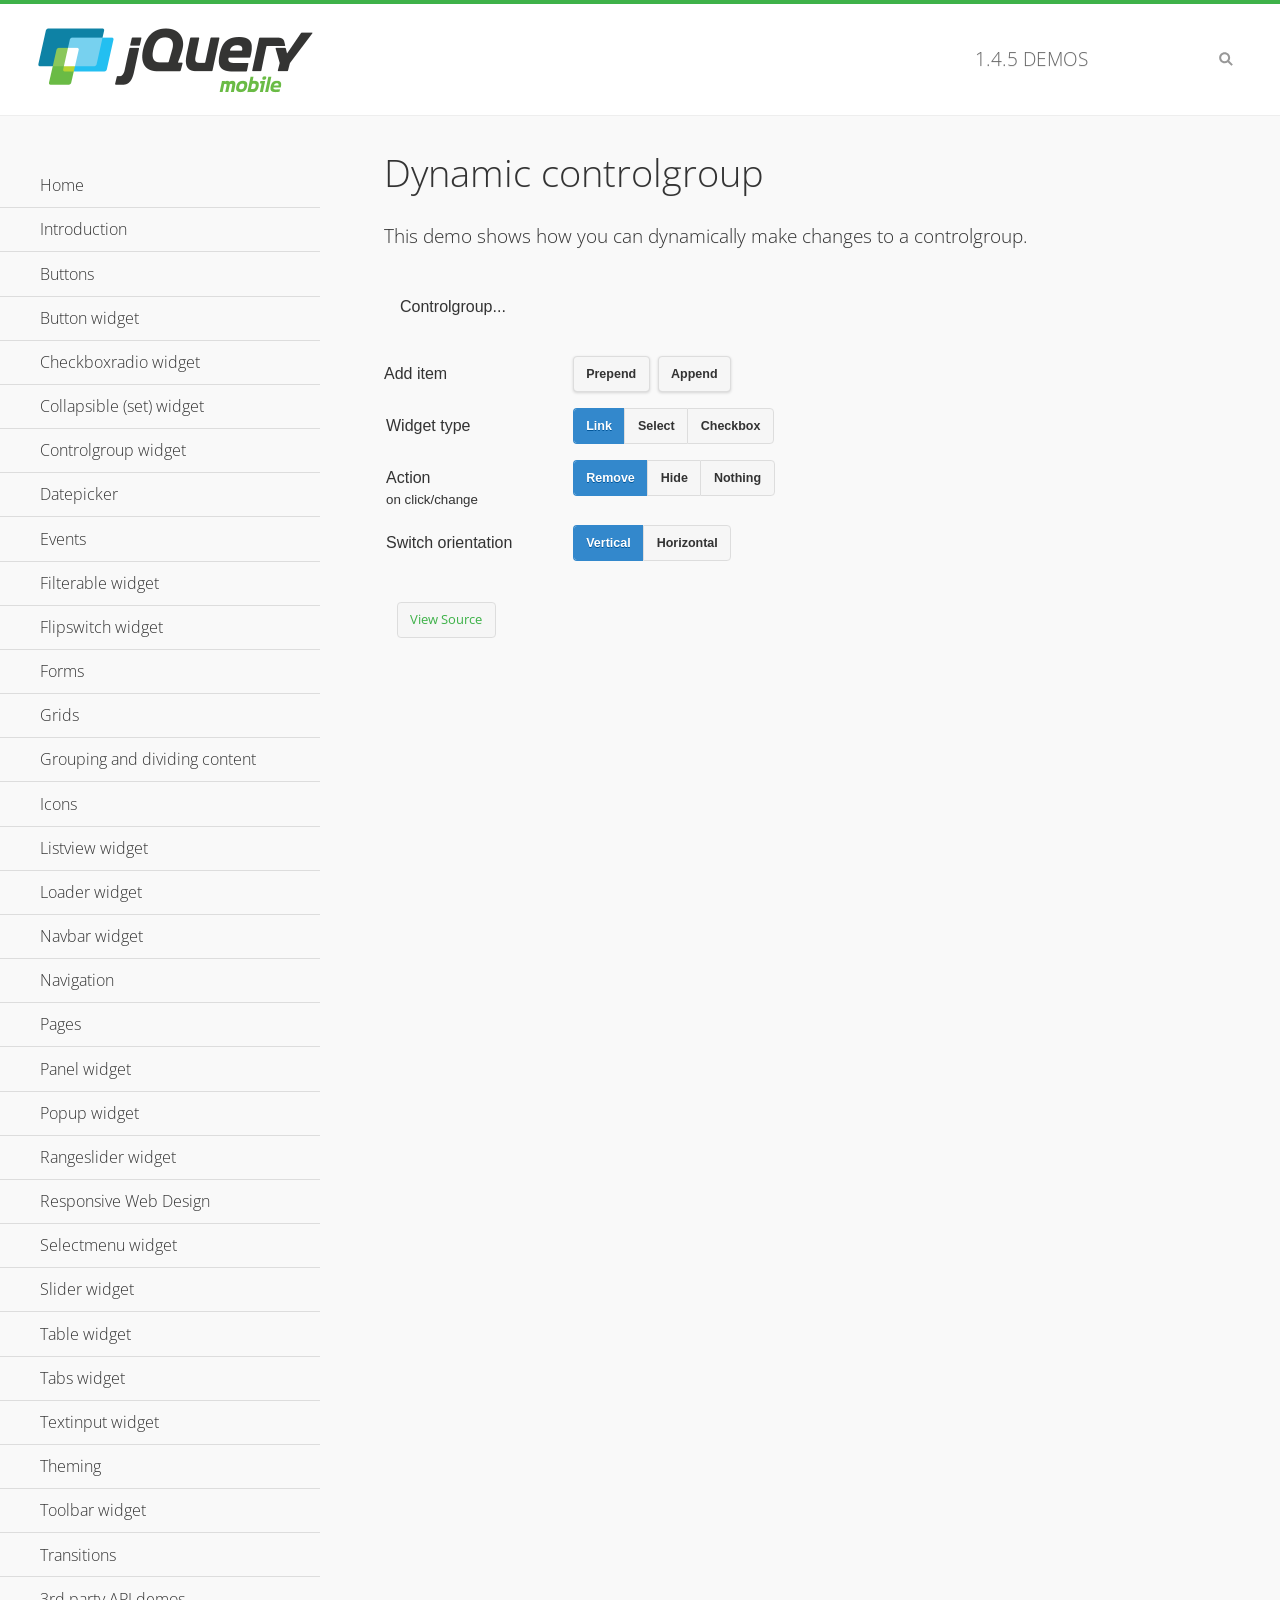
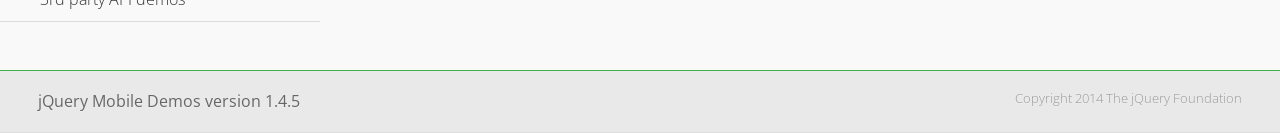
<file: resour/demos/controlgroup-dynamic/index.html>
<!DOCTYPE html>
<html>
<head>
	<meta charset="utf-8">
	<meta name="viewport" content="width=device-width, initial-scale=1">
	<title>Dynamic controlgroup - jQuery Mobile Demos</title>
	<link rel="shortcut icon" href="../favicon.ico">
    <link rel="stylesheet" href="http://fonts.googleapis.com/css?family=Open+Sans:300,400,700">
	<link rel="stylesheet" href="../css/themes/default/jquery.mobile-1.4.5.min.css">
	<link rel="stylesheet" href="../_assets/css/jqm-demos.css">
	<script src="../js/jquery.js"></script>
	<script src="../_assets/js/index.js"></script>
	<script src="../js/jquery.mobile-1.4.5.min.js"></script>
	<script>
		( function( $, undefined ) {
			var counter = 0;
			$( document ).bind( "pagecreate", function( e ) {
				$( "#prepend, #append", e.target ).on( "click", function( e ) {
					counter++;

					var widgetType = $( "[name='radio-widget']:checked" ).attr( "id" ),
						group = $( "#my-controlgroup" ),
						$el,
						action = function() {
							var action = $( "[name='radio-action']:checked" ).attr( "id" );
							if ( $( $el[1] ).is( "select" ) && action === "hide" ) {
								$el = $( $el[1] ).parents( ".ui-select" );
							}
							$el[ action ]();
							group.controlgroup( "refresh" );
						};

					if ( widgetType === "link" ) {

						$el = $( "<a href='#'>Link " + counter + "</a>" ).bind( "click", action );
						$( "#my-controlgroup" ).controlgroup( "container" )[ $( this ).attr( "id" ) ]( $el );
						$el.buttonMarkup();

					} else if ( widgetType === "select" ) {

						$el = $( "<label for='widget" + counter + "'>Select " + counter + "</label><select id='widget" + counter + "'><option value='option1'>Select " + counter + "</option><option value='option2'>Select option</option></select>" );
						$( $el[ 1 ] ).bind( "change", action);
						$( "#my-controlgroup" ).controlgroup( "container" )[ $( this ).attr( "id" ) ]( $el );
						$( $el[ 1 ] ).selectmenu();

					} else {

						$el = $( "<label for='widget" + counter + "'>Checkbox " + counter + "</label><input type='checkbox' id='widget" + counter + "'></input>" );
						$( $el[ 1 ] ).bind( "change", action );
						$( "#my-controlgroup" ).controlgroup( "container" )[ $( this ).attr( "id" ) ]( $el );
						$( $el[ 1 ] ).checkboxradio();

					}

					group.controlgroup( "refresh" );
				});

				$( "[name='radio-orientation']" ).bind( "change", function( e ) {
					$( "#my-controlgroup" ).controlgroup( "option", "type", ( $( "#isHorizontal" ).is( ":checked" ) ? "horizontal" : "vertical" ) );
				});
			});
		})( jQuery );
	</script>
</head>
<body>
<div data-role="page" class="jqm-demos">

	<div data-role="header" class="jqm-header">
		<h2><a href="../" title="jQuery Mobile Demos home"><img src="../_assets/img/jquery-logo.png" alt="jQuery Mobile"></a></h2>
		<p><span class="jqm-version"></span> Demos</p>
		<a href="#" class="jqm-navmenu-link ui-btn ui-btn-icon-notext ui-corner-all ui-icon-bars ui-nodisc-icon ui-alt-icon ui-btn-left">Menu</a>
		<a href="#" class="jqm-search-link ui-btn ui-btn-icon-notext ui-corner-all ui-icon-search ui-nodisc-icon ui-alt-icon ui-btn-right">Search</a>
	</div><!-- /header -->

	<div role="main" class="ui-content jqm-content">

        <h1>Dynamic controlgroup</h1>

        <p>This demo shows how you can dynamically make changes to a controlgroup.</p>

        <div data-demo-html="true" data-demo-js="true">

            <form>
            	<div class="ui-body ui-body-d ui-corner-all">
                	<p>Controlgroup...</p>
                	<div data-role="controlgroup" id="my-controlgroup"><!-- items will be injected here --></div>
                </div>
            </form>

            <div class="ui-field-contain">
                <label for="prepend">Add item</label>
                <button id="prepend" data-mini="true" data-inline="true">Prepend</button>
                <label for="append" class="ui-hidden-accessible">Action</label>
                <button id="append" data-mini="true" data-inline="true">Append</button>
            </div>

            <form action="#" method="get">
            	<div class="ui-field-contain">
                    <fieldset data-role="controlgroup" data-type="horizontal" data-mini="true">
                        <legend>Widget type</legend>

                        <input type="radio" name="radio-widget" id="link" value="link" checked="checked">
                        <label for="link">Link</label>

                        <input type="radio" name="radio-widget" id="select" value="select">
                        <label for="select">Select</label>

                        <input type="radio" name="radio-widget" id="checkbox" value="checkbox">
                        <label for="checkbox">Checkbox</label>
                    </fieldset>
            	</div>

            	<div class="ui-field-contain">
                    <fieldset data-role="controlgroup" data-type="horizontal" data-mini="true">
                        <legend>Action<br><small>on click/change</small></legend>

                        <input type="radio" name="radio-action" id="remove" value="remove" checked="checked">
                        <label for="remove">Remove</label>

                        <input type="radio" name="radio-action" id="hide" value="hide">
                        <label for="hide">Hide</label>

                        <input type="radio" name="radio-action" id="width" value="width">
                        <label for="width">Nothing</label>
                    </fieldset>
            	</div>

            	<div class="ui-field-contain">
                    <fieldset data-role="controlgroup" data-type="horizontal" data-mini="true">
                        <legend>Switch orientation</legend>

                        <input type="radio" name="radio-orientation" id="isVertical" value="isVertical" checked="checked">
                        <label for="isVertical">Vertical</label>

                        <input type="radio" name="radio-orientation" id="isHorizontal" value="isHorizontal">
                        <label for="isHorizontal">Horizontal</label>
                    </fieldset>
            	</div>

            </form>

        </div><!--/demo-html -->

	</div><!-- /content -->
	    <div data-role="panel" class="jqm-navmenu-panel" data-position="left" data-display="overlay" data-theme="a">
	    	<ul class="jqm-list ui-alt-icon ui-nodisc-icon">
<li data-filtertext="demos homepage" data-icon="home"><a href=".././">Home</a></li>
<li data-filtertext="introduction overview getting started"><a href="../intro/" data-ajax="false">Introduction</a></li>
<li data-filtertext="buttons button markup buttonmarkup method anchor link button element"><a href="../button-markup/" data-ajax="false">Buttons</a></li>
<li data-filtertext="form button widget input button submit reset"><a href="../button/" data-ajax="false">Button widget</a></li>
<li data-role="collapsible" data-enhanced="true" data-collapsed-icon="carat-d" data-expanded-icon="carat-u" data-iconpos="right" data-inset="false" class="ui-collapsible ui-collapsible-themed-content ui-collapsible-collapsed">
	<h3 class="ui-collapsible-heading ui-collapsible-heading-collapsed">
		<a href="#" class="ui-collapsible-heading-toggle ui-btn ui-btn-icon-right ui-btn-inherit ui-icon-carat-d">
		    Checkboxradio widget<span class="ui-collapsible-heading-status"> click to expand contents</span>
		</a>
	</h3>
	<div class="ui-collapsible-content ui-body-inherit ui-collapsible-content-collapsed" aria-hidden="true">
		<ul>
			<li data-filtertext="form checkboxradio widget checkbox input checkboxes controlgroups"><a href="../checkboxradio-checkbox/" data-ajax="false">Checkboxes</a></li>
			<li data-filtertext="form checkboxradio widget radio input radio buttons controlgroups"><a href="../checkboxradio-radio/" data-ajax="false">Radio buttons</a></li>
		</ul>
	</div>
</li>
<li data-role="collapsible" data-enhanced="true" data-collapsed-icon="carat-d" data-expanded-icon="carat-u" data-iconpos="right" data-inset="false" class="ui-collapsible ui-collapsible-themed-content ui-collapsible-collapsed">
	<h3 class="ui-collapsible-heading ui-collapsible-heading-collapsed">
		<a href="#" class="ui-collapsible-heading-toggle ui-btn ui-btn-icon-right ui-btn-inherit ui-icon-carat-d">
			Collapsible (set) widget<span class="ui-collapsible-heading-status"> click to expand contents</span>
		</a>
	</h3>
	<div class="ui-collapsible-content ui-body-inherit ui-collapsible-content-collapsed" aria-hidden="true">
		<ul>
			<li data-filtertext="collapsibles content formatting"><a href="../collapsible/" data-ajax="false">Collapsible</a></li>
			<li data-filtertext="dynamic collapsible set accordion append expand"><a href="../collapsible-dynamic/" data-ajax="false">Dynamic collapsibles</a></li>
			<li data-filtertext="accordions collapsible set widget content formatting grouped collapsibles"><a href="../collapsibleset/" data-ajax="false">Collapsible set</a></li>
		</ul>
	</div>
</li>
<li data-role="collapsible" data-enhanced="true" data-collapsed-icon="carat-d" data-expanded-icon="carat-u" data-iconpos="right" data-inset="false" class="ui-collapsible ui-collapsible-themed-content ui-collapsible-collapsed">
	<h3 class="ui-collapsible-heading ui-collapsible-heading-collapsed">
		<a href="#" class="ui-collapsible-heading-toggle ui-btn ui-btn-icon-right ui-btn-inherit ui-icon-carat-d">
			Controlgroup widget<span class="ui-collapsible-heading-status"> click to expand contents</span>
		</a>
	</h3>
	<div class="ui-collapsible-content ui-body-inherit ui-collapsible-content-collapsed" aria-hidden="true">
		<ul>
			<li data-filtertext="controlgroups selectmenu checkboxradio input grouped buttons horizontal vertical"><a href="../controlgroup/" data-ajax="false">Controlgroup</a></li>
			<li data-filtertext="dynamic controlgroup dynamically add buttons"><a href="../controlgroup-dynamic/" data-ajax="false">Dynamic controlgroups</a></li>
		</ul>
	</div>
</li>
<li data-filtertext="form datepicker widget date input"><a href="../datepicker/" data-ajax="false">Datepicker</a></li>
<li data-role="collapsible" data-enhanced="true" data-collapsed-icon="carat-d" data-expanded-icon="carat-u" data-iconpos="right" data-inset="false" class="ui-collapsible ui-collapsible-themed-content ui-collapsible-collapsed">
	<h3 class="ui-collapsible-heading ui-collapsible-heading-collapsed">
		<a href="#" class="ui-collapsible-heading-toggle ui-btn ui-btn-icon-right ui-btn-inherit ui-icon-carat-d">
			Events<span class="ui-collapsible-heading-status"> click to expand contents</span>
		</a>
	</h3>
	<div class="ui-collapsible-content ui-body-inherit ui-collapsible-content-collapsed" aria-hidden="true">
		<ul>
			<li data-filtertext="swipe to delete list items listviews swipe events"><a href="../swipe-list/" data-ajax="false">Swipe list items</a></li>
			<li data-filtertext="swipe to navigate swipe page navigation swipe events"><a href="../swipe-page/" data-ajax="false">Swipe page navigation</a></li>
		</ul>
	</div>
</li>
<li data-filtertext="filterable filter elements sorting searching listview table"><a href="../filterable/" data-ajax="false">Filterable widget</a></li>
<li data-filtertext="form flipswitch widget flip toggle switch binary select checkbox input"><a href="../flipswitch/" data-ajax="false">Flipswitch widget</a></li>
<li data-role="collapsible" data-enhanced="true" data-collapsed-icon="carat-d" data-expanded-icon="carat-u" data-iconpos="right" data-inset="false" class="ui-collapsible ui-collapsible-themed-content ui-collapsible-collapsed">
	<h3 class="ui-collapsible-heading ui-collapsible-heading-collapsed">
		<a href="#" class="ui-collapsible-heading-toggle ui-btn ui-btn-icon-right ui-btn-inherit ui-icon-carat-d">
			Forms<span class="ui-collapsible-heading-status"> click to expand contents</span>
		</a>
	</h3>
	<div class="ui-collapsible-content ui-body-inherit ui-collapsible-content-collapsed" aria-hidden="true">
		<ul>
			<li data-filtertext="forms text checkbox radio range button submit reset inputs selects textarea slider flipswitch label form elements"><a href="../forms/" data-ajax="false">Forms</a></li>
			<li data-filtertext="form hide labels hidden accessible ui-hidden-accessible forms"><a href="../forms-label-hidden-accessible/" data-ajax="false">Hide labels</a></li>
			<li data-filtertext="form field containers fieldcontain ui-field-contain forms"><a href="../forms-field-contain/" data-ajax="false">Field containers</a></li>
			<li data-filtertext="forms disabled form elements"><a href="../forms-disabled/" data-ajax="false">Forms disabled</a></li>
			<li data-filtertext="forms gallery examples overview forms text checkbox radio range button submit reset inputs selects textarea slider flipswitch label form elements"><a href="../forms-gallery/" data-ajax="false">Forms gallery</a></li>
		</ul>
	</div>
</li>
<li data-role="collapsible" data-enhanced="true" data-collapsed-icon="carat-d" data-expanded-icon="carat-u" data-iconpos="right" data-inset="false" class="ui-collapsible ui-collapsible-themed-content ui-collapsible-collapsed">
	<h3 class="ui-collapsible-heading ui-collapsible-heading-collapsed">
		<a href="#" class="ui-collapsible-heading-toggle ui-btn ui-btn-icon-right ui-btn-inherit ui-icon-carat-d">
			Grids<span class="ui-collapsible-heading-status"> click to expand contents</span>
		</a>
	</h3>
	<div class="ui-collapsible-content ui-body-inherit ui-collapsible-content-collapsed" aria-hidden="true">
		<ul>
			<li data-filtertext="grids columns blocks content formatting rwd responsive css framework"><a href="../grids/" data-ajax="false">Grids</a></li>
			<li data-filtertext="buttons in grids css framework"><a href="../grids-buttons/" data-ajax="false">Buttons in grids</a></li>
			<li data-filtertext="custom responsive grids rwd css framework"><a href="../grids-custom-responsive/" data-ajax="false">Custom responsive grids</a></li>
		</ul>
	</div>
</li>
<li data-filtertext="blocks content formatting sections heading"><a href="../body-bar-classes/" data-ajax="false">Grouping and dividing content</a></li>
<li data-role="collapsible" data-enhanced="true" data-collapsed-icon="carat-d" data-expanded-icon="carat-u" data-iconpos="right" data-inset="false" class="ui-collapsible ui-collapsible-themed-content ui-collapsible-collapsed">
	<h3 class="ui-collapsible-heading ui-collapsible-heading-collapsed">
		<a href="#" class="ui-collapsible-heading-toggle ui-btn ui-btn-icon-right ui-btn-inherit ui-icon-carat-d">
			Icons<span class="ui-collapsible-heading-status"> click to expand contents</span>
		</a>
	</h3>
	<div class="ui-collapsible-content ui-body-inherit ui-collapsible-content-collapsed" aria-hidden="true">
		<ul>
			<li data-filtertext="button icons svg disc alt custom icon position"><a href="../icons/" data-ajax="false">Icons</a></li>
			<li data-filtertext=""><a href="../icons-grunticon/" data-ajax="false">Grunticon loader</a></li>
		</ul>
	</div>
</li>
<li data-role="collapsible" data-enhanced="true" data-collapsed-icon="carat-d" data-expanded-icon="carat-u" data-iconpos="right" data-inset="false" class="ui-collapsible ui-collapsible-themed-content ui-collapsible-collapsed">
	<h3 class="ui-collapsible-heading ui-collapsible-heading-collapsed">
		<a href="#" class="ui-collapsible-heading-toggle ui-btn ui-btn-icon-right ui-btn-inherit ui-icon-carat-d">
			Listview widget<span class="ui-collapsible-heading-status"> click to expand contents</span>
		</a>
	</h3>
	<div class="ui-collapsible-content ui-body-inherit ui-collapsible-content-collapsed" aria-hidden="true">
		<ul>
			<li data-filtertext="listview widget thumbnails icons nested split button collapsible ul ol"><a href="../listview/" data-ajax="false">Listview</a></li>
			<li data-filtertext="autocomplete filterable reveal listview filtertextbeforefilter placeholder"><a href="../listview-autocomplete/" data-ajax="false">Listview autocomplete</a></li>
			<li data-filtertext="autocomplete filterable reveal listview remote data filtertextbeforefilter placeholder"><a href="../listview-autocomplete-remote/" data-ajax="false">Listview autocomplete remote data</a></li>
			<li data-filtertext="autodividers anchor jump scroll linkbars listview lists ul ol"><a href="../listview-autodividers-linkbar/" data-ajax="false">Listview autodividers linkbar</a></li>
			<li data-filtertext="listview autodividers selector autodividersselector lists ul ol"><a href="../listview-autodividers-selector/" data-ajax="false">Listview autodividers selector</a></li>
			<li data-filtertext="listview nested list items"><a href="../listview-nested-lists/" data-ajax="false">Nested Listviews</a></li>
			<li data-filtertext="listview collapsible list items flat"><a href="../listview-collapsible-item-flat/" data-ajax="false">Listview collapsible list items (flat)</a></li>
			<li data-filtertext="listview collapsible list indented"><a href="../listview-collapsible-item-indented/" data-ajax="false">Listview collapsible list items (indented)</a></li>
			<li data-filtertext="grid listview responsive grids responsive listviews lists ul"><a href="../listview-grid/" data-ajax="false">Listview responsive grid</a></li>
		</ul>
	</div>
</li>
<li data-filtertext="loader widget page loading navigation overlay spinner"><a href="../loader/" data-ajax="false">Loader widget</a></li>
<li data-filtertext="navbar widget navmenu toolbars header footer"><a href="../navbar/" data-ajax="false">Navbar widget</a></li>
<li data-role="collapsible" data-enhanced="true" data-collapsed-icon="carat-d" data-expanded-icon="carat-u" data-iconpos="right" data-inset="false" class="ui-collapsible ui-collapsible-themed-content ui-collapsible-collapsed">
	<h3 class="ui-collapsible-heading ui-collapsible-heading-collapsed">
		<a href="#" class="ui-collapsible-heading-toggle ui-btn ui-btn-icon-right ui-btn-inherit ui-icon-carat-d">
			Navigation<span class="ui-collapsible-heading-status"> click to expand contents</span>
		</a>
	</h3>
	<div class="ui-collapsible-content ui-body-inherit ui-collapsible-content-collapsed" aria-hidden="true">
		<ul>
			<li data-filtertext="ajax navigation navigate widget history event method"><a href="../navigation/" data-ajax="false">Navigation</a></li>
			<li data-filtertext="linking pages page links navigation ajax prefetch cache"><a href="../navigation-linking-pages/" data-ajax="false">Linking pages</a></li>
			<!-- <li data-filtertext="php redirect server redirection server-side navigation"><a href="../navigation-php-redirect/" data-ajax="false">PHP redirect demo</a></li>-->
			<li data-filtertext="navigation redirection hash query"><a href="../navigation-hash-processing/" data-ajax="false">Hash processing demo</a></li>
			<li data-filtertext="navigation redirection hash query"><a href="../page-events/" data-ajax="false">Page Navigation Events</a></li>
		</ul>
	</div>
</li>
<li data-role="collapsible" data-enhanced="true" data-collapsed-icon="carat-d" data-expanded-icon="carat-u" data-iconpos="right" data-inset="false" class="ui-collapsible ui-collapsible-themed-content ui-collapsible-collapsed">
	<h3 class="ui-collapsible-heading ui-collapsible-heading-collapsed">
		<a href="#" class="ui-collapsible-heading-toggle ui-btn ui-btn-icon-right ui-btn-inherit ui-icon-carat-d">
			Pages<span class="ui-collapsible-heading-status"> click to expand contents</span>
		</a>
	</h3>
	<div class="ui-collapsible-content ui-body-inherit ui-collapsible-content-collapsed" aria-hidden="true">
		<ul>
			<li data-filtertext="pages page widget ajax navigation"><a href="../pages/" data-ajax="false">Pages</a></li>
			<li data-filtertext="single page"><a href="../pages-single-page/" data-ajax="false">Single page</a></li>
			<li data-filtertext="multipage multi-page page"><a href="../pages-multi-page/" data-ajax="false">Multi-page template</a></li>
			<li data-filtertext="dialog page widget modal popup"><a href="../pages-dialog/" data-ajax="false">Dialog page</a></li>
		</ul>
	</div>
</li>
<li data-role="collapsible" data-enhanced="true" data-collapsed-icon="carat-d" data-expanded-icon="carat-u" data-iconpos="right" data-inset="false" class="ui-collapsible ui-collapsible-themed-content ui-collapsible-collapsed">
	<h3 class="ui-collapsible-heading ui-collapsible-heading-collapsed">
		<a href="#" class="ui-collapsible-heading-toggle ui-btn ui-btn-icon-right ui-btn-inherit ui-icon-carat-d">
			Panel widget<span class="ui-collapsible-heading-status"> click to expand contents</span>
		</a>
	</h3>
	<div class="ui-collapsible-content ui-body-inherit ui-collapsible-content-collapsed" aria-hidden="true">
		<ul>
			<li data-filtertext="panel widget sliding panels reveal push overlay responsive"><a href="../panel/" data-ajax="false">Panel</a></li>
			<li data-filtertext=""><a href="../panel-external/" data-ajax="false">External panels</a></li>
			<li data-filtertext="panel "><a href="../panel-fixed/" data-ajax="false">Fixed panels</a></li>
			<li data-filtertext="panel slide panels sliding panels shadow rwd responsive breakpoint"><a href="../panel-responsive/" data-ajax="false">Panels responsive</a></li>
			<li data-filtertext="panel custom style custom panel width reveal shadow listview panel styling page background wrapper"><a href="../panel-styling/" data-ajax="false">Custom panel style</a></li>
			<li data-filtertext="panel open on swipe"><a href="../panel-swipe-open/" data-ajax="false">Panel open on swipe</a></li>
			<li data-filtertext="panels outside page internal external toolbars"><a href="../panel-external-internal/" data-ajax="false">Panel external and internal</a></li>
		</ul>
	</div>
</li>
<li data-role="collapsible" data-enhanced="true" data-collapsed-icon="carat-d" data-expanded-icon="carat-u" data-iconpos="right" data-inset="false" class="ui-collapsible ui-collapsible-themed-content ui-collapsible-collapsed">
	<h3 class="ui-collapsible-heading ui-collapsible-heading-collapsed">
		<a href="#" class="ui-collapsible-heading-toggle ui-btn ui-btn-icon-right ui-btn-inherit ui-icon-carat-d">
			Popup widget<span class="ui-collapsible-heading-status"> click to expand contents</span>
		</a>
	</h3>
	<div class="ui-collapsible-content ui-body-inherit ui-collapsible-content-collapsed" aria-hidden="true">
		<ul>
			<li data-filtertext="popup widget popups dialog modal transition tooltip lightbox form overlay screen flip pop fade transition"><a href="../popup/" data-ajax="false">Popup</a></li>
			<li data-filtertext="popup alignment position"><a href="../popup-alignment/" data-ajax="false">Popup alignment</a></li>
			<li data-filtertext="popup arrow size popups popover"><a href="../popup-arrow-size/" data-ajax="false">Popup arrow size</a></li>
			<li data-filtertext="dynamic popups popup images lightbox"><a href="../popup-dynamic/" data-ajax="false">Dynamic popups</a></li>
			<li data-filtertext="popups with iframes scaling"><a href="../popup-iframe/" data-ajax="false">Popups with iframes</a></li>
			<li data-filtertext="popup image scaling"><a href="../popup-image-scaling/" data-ajax="false">Popup image scaling</a></li>
			<li data-filtertext="external popup outside multi-page"><a href="../popup-outside-multipage/" data-ajax="false">Popup outside multi-page</a></li>
		</ul>
	</div>
</li>
<li data-filtertext="form rangeslider widget dual sliders dual handle sliders range input"><a href="../rangeslider/" data-ajax="false">Rangeslider widget</a></li>
<li data-filtertext="responsive web design rwd adaptive progressive enhancement PE accessible mobile breakpoints media query media queries"><a href="../rwd/" data-ajax="false">Responsive Web Design</a></li>
<li data-role="collapsible" data-enhanced="true" data-collapsed-icon="carat-d" data-expanded-icon="carat-u" data-iconpos="right" data-inset="false" class="ui-collapsible ui-collapsible-themed-content ui-collapsible-collapsed">
	<h3 class="ui-collapsible-heading ui-collapsible-heading-collapsed">
		<a href="#" class="ui-collapsible-heading-toggle ui-btn ui-btn-icon-right ui-btn-inherit ui-icon-carat-d">
			Selectmenu widget<span class="ui-collapsible-heading-status"> click to expand contents</span>
		</a>
	</h3>
	<div class="ui-collapsible-content ui-body-inherit ui-collapsible-content-collapsed" aria-hidden="true">
		<ul>
			<li data-filtertext="form selectmenu widget select input custom select menu selects"><a href="../selectmenu/" data-ajax="false">Selectmenu</a></li>
			<li data-filtertext="form custom select menu selectmenu widget custom menu option optgroup multiple selects"><a href="../selectmenu-custom/" data-ajax="false">Custom select menu</a></li>
			<li data-filtertext="filterable select filter popup dialog"><a href="../selectmenu-custom-filter/" data-ajax="false">Custom select menu with filter</a></li>
		</ul>
	</div>
</li>
<li data-role="collapsible" data-enhanced="true" data-collapsed-icon="carat-d" data-expanded-icon="carat-u" data-iconpos="right" data-inset="false" class="ui-collapsible ui-collapsible-themed-content ui-collapsible-collapsed">
	<h3 class="ui-collapsible-heading ui-collapsible-heading-collapsed">
		<a href="#" class="ui-collapsible-heading-toggle ui-btn ui-btn-icon-right ui-btn-inherit ui-icon-carat-d">
			Slider widget<span class="ui-collapsible-heading-status"> click to expand contents</span>
		</a>
	</h3>
	<div class="ui-collapsible-content ui-body-inherit ui-collapsible-content-collapsed" aria-hidden="true">
		<ul>
			<li data-filtertext="form slider widget range input single sliders"><a href="../slider/" data-ajax="false">Slider</a></li>
			<li data-filtertext="form slider widget flipswitch slider binary select flip toggle switch"><a href="../slider-flipswitch/" data-ajax="false">Slider flip toggle switch</a></li>
			<li data-filtertext="form slider tooltip handle value input range sliders"><a href="../slider-tooltip/" data-ajax="false">Slider tooltip</a></li>
		</ul>
	</div>
</li>
<li data-role="collapsible" data-enhanced="true" data-collapsed-icon="carat-d" data-expanded-icon="carat-u" data-iconpos="right" data-inset="false" class="ui-collapsible ui-collapsible-themed-content ui-collapsible-collapsed">
	<h3 class="ui-collapsible-heading ui-collapsible-heading-collapsed">
		<a href="#" class="ui-collapsible-heading-toggle ui-btn ui-btn-icon-right ui-btn-inherit ui-icon-carat-d">
			Table widget<span class="ui-collapsible-heading-status"> click to expand contents</span>
		</a>
	</h3>
	<div class="ui-collapsible-content ui-body-inherit ui-collapsible-content-collapsed" aria-hidden="true">
		<ul>
			<li data-filtertext="table widget reflow column toggle th td responsive tables rwd hide show tabular"><a href="../table-column-toggle/" data-ajax="false">Table Column Toggle</a></li>
			<li data-filtertext="table column toggle phone comparison demo"><a href="../table-column-toggle-example/" data-ajax="false">Table Column Toggle demo</a></li>
			<li data-filtertext="responsive tables table column toggle heading groups rwd breakpoint"><a href="../table-column-toggle-heading-groups/" data-ajax="false">Table Column Toggle heading groups</a></li>
			<li data-filtertext="responsive tables table column toggle hide rwd breakpoint customization options"><a href="../table-column-toggle-options/" data-ajax="false">Table Column Toggle options</a></li>
			<li data-filtertext="table reflow th td responsive rwd columns tabular"><a href="../table-reflow/" data-ajax="false">Table Reflow</a></li>
			<li data-filtertext="responsive tables table reflow heading groups rwd breakpoint"><a href="../table-reflow-heading-groups/" data-ajax="false">Table Reflow heading groups</a></li>
			<li data-filtertext="responsive tables table reflow stripes strokes table style"><a href="../table-reflow-stripes-strokes/" data-ajax="false">Table Reflow stripes and strokes</a></li>
			<li data-filtertext="responsive tables table reflow stack custom styles"><a href="../table-reflow-styling/" data-ajax="false">Table Reflow custom styles</a></li>
		</ul>
	</div>
</li>
<li data-filtertext="ui tabs widget"><a href="../tabs/" data-ajax="false">Tabs widget</a></li>
<li data-filtertext="form textinput widget text input textarea number date time tel email file color password"><a href="../textinput/" data-ajax="false">Textinput widget</a></li>
<li data-role="collapsible" data-enhanced="true" data-collapsed-icon="carat-d" data-expanded-icon="carat-u" data-iconpos="right" data-inset="false" class="ui-collapsible ui-collapsible-themed-content ui-collapsible-collapsed">
	<h3 class="ui-collapsible-heading ui-collapsible-heading-collapsed">
		<a href="#" class="ui-collapsible-heading-toggle ui-btn ui-btn-icon-right ui-btn-inherit ui-icon-carat-d">
			Theming<span class="ui-collapsible-heading-status"> click to expand contents</span>
		</a>
	</h3>
	<div class="ui-collapsible-content ui-body-inherit ui-collapsible-content-collapsed" aria-hidden="true">
		<ul>
			<li data-filtertext="default theme swatches theming style css"><a href="../theme-default/" data-ajax="false">Default theme</a></li>
			<li data-filtertext="classic theme old theme swatches theming style css"><a href="../theme-classic/" data-ajax="false">Classic theme</a></li>
		</ul>
	</div>
</li>
<li data-role="collapsible" data-enhanced="true" data-collapsed-icon="carat-d" data-expanded-icon="carat-u" data-iconpos="right" data-inset="false" class="ui-collapsible ui-collapsible-themed-content ui-collapsible-collapsed">
	<h3 class="ui-collapsible-heading ui-collapsible-heading-collapsed">
		<a href="#" class="ui-collapsible-heading-toggle ui-btn ui-btn-icon-right ui-btn-inherit ui-icon-carat-d">
			Toolbar widget<span class="ui-collapsible-heading-status"> click to expand contents</span>
		</a>
	</h3>
	<div class="ui-collapsible-content ui-body-inherit ui-collapsible-content-collapsed" aria-hidden="true">
		<ul>
			<li data-filtertext="toolbar widget header footer toolbars fixed fullscreen external sections"><a href="../toolbar/" data-ajax="false">Toolbar</a></li>
			<li data-filtertext="dynamic toolbars dynamically add toolbar header footer"><a href="../toolbar-dynamic/" data-ajax="false">Dynamic toolbars</a></li>
			<li data-filtertext="external toolbars header footer"><a href="../toolbar-external/" data-ajax="false">External toolbars</a></li>
			<li data-filtertext="fixed toolbars header footer"><a href="../toolbar-fixed/" data-ajax="false">Fixed toolbars</a></li>
			<li data-filtertext="fixed fullscreen toolbars header footer"><a href="../toolbar-fixed-fullscreen/" data-ajax="false">Fullscreen toolbars</a></li>
			<li data-filtertext="external fixed toolbars header footer"><a href="../toolbar-fixed-external/" data-ajax="false">Fixed external toolbars</a></li>
			<li data-filtertext="external persistent toolbars header footer navbar navmenu"><a href="../toolbar-fixed-persistent/" data-ajax="false">Persistent toolbars</a></li>
			<li data-filtertext="external ajax optimized toolbars persistent toolbars header footer navbar"><a href="../toolbar-fixed-persistent-optimized/" data-ajax="false">Ajax optimized toolbars</a></li>
			<li data-filtertext="form in toolbars header footer"><a href="../toolbar-fixed-forms/" data-ajax="false">Form in toolbar</a></li>
		</ul>
	</div>
</li>
<li data-filtertext="page transitions animated pages popup navigation flip slide fade pop"><a href="../transitions/" data-ajax="false">Transitions</a></li>
<li data-role="collapsible" data-enhanced="true" data-collapsed-icon="carat-d" data-expanded-icon="carat-u" data-iconpos="right" data-inset="false" class="ui-collapsible ui-collapsible-themed-content ui-collapsible-collapsed">
	<h3 class="ui-collapsible-heading ui-collapsible-heading-collapsed">
		<a href="#" class="ui-collapsible-heading-toggle ui-btn ui-btn-icon-right ui-btn-inherit ui-icon-carat-d">
			3rd party API demos<span class="ui-collapsible-heading-status"> click to expand contents</span>
		</a>
	</h3>
	<div class="ui-collapsible-content ui-body-inherit ui-collapsible-content-collapsed" aria-hidden="true">
		<ul>
			<li data-filtertext="backbone requirejs navigation router"><a href="../backbone-requirejs/" data-ajax="false">Backbone RequireJS</a></li>
			<li data-filtertext="google maps geolocation demo"><a href="../map-geolocation/" data-ajax="false">Google Maps geolocation</a></li>
			<li data-filtertext="google maps hybrid"><a href="../map-list-toggle/" data-ajax="false">Google Maps list toggle</a></li>
		</ul>
	</div>
</li>



		     </ul>
		</div><!-- /panel -->


	<div data-role="footer" data-position="fixed" data-tap-toggle="false" class="jqm-footer">
		<p>jQuery Mobile Demos version <span class="jqm-version"></span></p>
		<p>Copyright 2014 The jQuery Foundation</p>
	</div><!-- /footer -->
	<!-- TODO: This should become an external panel so we can add input to markup (unique ID) -->
    <div data-role="panel" class="jqm-search-panel" data-position="right" data-display="overlay" data-theme="a">
		<div class="jqm-search">
			<ul class="jqm-list" data-filter-placeholder="Search demos..." data-filter-reveal="true">
<li data-filtertext="demos homepage" data-icon="home"><a href=".././">Home</a></li>
<li data-filtertext="introduction overview getting started"><a href="../intro/" data-ajax="false">Introduction</a></li>
<li data-filtertext="buttons button markup buttonmarkup method anchor link button element"><a href="../button-markup/" data-ajax="false">Buttons</a></li>
<li data-filtertext="form button widget input button submit reset"><a href="../button/" data-ajax="false">Button widget</a></li>
<li data-role="collapsible" data-enhanced="true" data-collapsed-icon="carat-d" data-expanded-icon="carat-u" data-iconpos="right" data-inset="false" class="ui-collapsible ui-collapsible-themed-content ui-collapsible-collapsed">
	<h3 class="ui-collapsible-heading ui-collapsible-heading-collapsed">
		<a href="#" class="ui-collapsible-heading-toggle ui-btn ui-btn-icon-right ui-btn-inherit ui-icon-carat-d">
		    Checkboxradio widget<span class="ui-collapsible-heading-status"> click to expand contents</span>
		</a>
	</h3>
	<div class="ui-collapsible-content ui-body-inherit ui-collapsible-content-collapsed" aria-hidden="true">
		<ul>
			<li data-filtertext="form checkboxradio widget checkbox input checkboxes controlgroups"><a href="../checkboxradio-checkbox/" data-ajax="false">Checkboxes</a></li>
			<li data-filtertext="form checkboxradio widget radio input radio buttons controlgroups"><a href="../checkboxradio-radio/" data-ajax="false">Radio buttons</a></li>
		</ul>
	</div>
</li>
<li data-role="collapsible" data-enhanced="true" data-collapsed-icon="carat-d" data-expanded-icon="carat-u" data-iconpos="right" data-inset="false" class="ui-collapsible ui-collapsible-themed-content ui-collapsible-collapsed">
	<h3 class="ui-collapsible-heading ui-collapsible-heading-collapsed">
		<a href="#" class="ui-collapsible-heading-toggle ui-btn ui-btn-icon-right ui-btn-inherit ui-icon-carat-d">
			Collapsible (set) widget<span class="ui-collapsible-heading-status"> click to expand contents</span>
		</a>
	</h3>
	<div class="ui-collapsible-content ui-body-inherit ui-collapsible-content-collapsed" aria-hidden="true">
		<ul>
			<li data-filtertext="collapsibles content formatting"><a href="../collapsible/" data-ajax="false">Collapsible</a></li>
			<li data-filtertext="dynamic collapsible set accordion append expand"><a href="../collapsible-dynamic/" data-ajax="false">Dynamic collapsibles</a></li>
			<li data-filtertext="accordions collapsible set widget content formatting grouped collapsibles"><a href="../collapsibleset/" data-ajax="false">Collapsible set</a></li>
		</ul>
	</div>
</li>
<li data-role="collapsible" data-enhanced="true" data-collapsed-icon="carat-d" data-expanded-icon="carat-u" data-iconpos="right" data-inset="false" class="ui-collapsible ui-collapsible-themed-content ui-collapsible-collapsed">
	<h3 class="ui-collapsible-heading ui-collapsible-heading-collapsed">
		<a href="#" class="ui-collapsible-heading-toggle ui-btn ui-btn-icon-right ui-btn-inherit ui-icon-carat-d">
			Controlgroup widget<span class="ui-collapsible-heading-status"> click to expand contents</span>
		</a>
	</h3>
	<div class="ui-collapsible-content ui-body-inherit ui-collapsible-content-collapsed" aria-hidden="true">
		<ul>
			<li data-filtertext="controlgroups selectmenu checkboxradio input grouped buttons horizontal vertical"><a href="../controlgroup/" data-ajax="false">Controlgroup</a></li>
			<li data-filtertext="dynamic controlgroup dynamically add buttons"><a href="../controlgroup-dynamic/" data-ajax="false">Dynamic controlgroups</a></li>
		</ul>
	</div>
</li>
<li data-filtertext="form datepicker widget date input"><a href="../datepicker/" data-ajax="false">Datepicker</a></li>
<li data-role="collapsible" data-enhanced="true" data-collapsed-icon="carat-d" data-expanded-icon="carat-u" data-iconpos="right" data-inset="false" class="ui-collapsible ui-collapsible-themed-content ui-collapsible-collapsed">
	<h3 class="ui-collapsible-heading ui-collapsible-heading-collapsed">
		<a href="#" class="ui-collapsible-heading-toggle ui-btn ui-btn-icon-right ui-btn-inherit ui-icon-carat-d">
			Events<span class="ui-collapsible-heading-status"> click to expand contents</span>
		</a>
	</h3>
	<div class="ui-collapsible-content ui-body-inherit ui-collapsible-content-collapsed" aria-hidden="true">
		<ul>
			<li data-filtertext="swipe to delete list items listviews swipe events"><a href="../swipe-list/" data-ajax="false">Swipe list items</a></li>
			<li data-filtertext="swipe to navigate swipe page navigation swipe events"><a href="../swipe-page/" data-ajax="false">Swipe page navigation</a></li>
		</ul>
	</div>
</li>
<li data-filtertext="filterable filter elements sorting searching listview table"><a href="../filterable/" data-ajax="false">Filterable widget</a></li>
<li data-filtertext="form flipswitch widget flip toggle switch binary select checkbox input"><a href="../flipswitch/" data-ajax="false">Flipswitch widget</a></li>
<li data-role="collapsible" data-enhanced="true" data-collapsed-icon="carat-d" data-expanded-icon="carat-u" data-iconpos="right" data-inset="false" class="ui-collapsible ui-collapsible-themed-content ui-collapsible-collapsed">
	<h3 class="ui-collapsible-heading ui-collapsible-heading-collapsed">
		<a href="#" class="ui-collapsible-heading-toggle ui-btn ui-btn-icon-right ui-btn-inherit ui-icon-carat-d">
			Forms<span class="ui-collapsible-heading-status"> click to expand contents</span>
		</a>
	</h3>
	<div class="ui-collapsible-content ui-body-inherit ui-collapsible-content-collapsed" aria-hidden="true">
		<ul>
			<li data-filtertext="forms text checkbox radio range button submit reset inputs selects textarea slider flipswitch label form elements"><a href="../forms/" data-ajax="false">Forms</a></li>
			<li data-filtertext="form hide labels hidden accessible ui-hidden-accessible forms"><a href="../forms-label-hidden-accessible/" data-ajax="false">Hide labels</a></li>
			<li data-filtertext="form field containers fieldcontain ui-field-contain forms"><a href="../forms-field-contain/" data-ajax="false">Field containers</a></li>
			<li data-filtertext="forms disabled form elements"><a href="../forms-disabled/" data-ajax="false">Forms disabled</a></li>
			<li data-filtertext="forms gallery examples overview forms text checkbox radio range button submit reset inputs selects textarea slider flipswitch label form elements"><a href="../forms-gallery/" data-ajax="false">Forms gallery</a></li>
		</ul>
	</div>
</li>
<li data-role="collapsible" data-enhanced="true" data-collapsed-icon="carat-d" data-expanded-icon="carat-u" data-iconpos="right" data-inset="false" class="ui-collapsible ui-collapsible-themed-content ui-collapsible-collapsed">
	<h3 class="ui-collapsible-heading ui-collapsible-heading-collapsed">
		<a href="#" class="ui-collapsible-heading-toggle ui-btn ui-btn-icon-right ui-btn-inherit ui-icon-carat-d">
			Grids<span class="ui-collapsible-heading-status"> click to expand contents</span>
		</a>
	</h3>
	<div class="ui-collapsible-content ui-body-inherit ui-collapsible-content-collapsed" aria-hidden="true">
		<ul>
			<li data-filtertext="grids columns blocks content formatting rwd responsive css framework"><a href="../grids/" data-ajax="false">Grids</a></li>
			<li data-filtertext="buttons in grids css framework"><a href="../grids-buttons/" data-ajax="false">Buttons in grids</a></li>
			<li data-filtertext="custom responsive grids rwd css framework"><a href="../grids-custom-responsive/" data-ajax="false">Custom responsive grids</a></li>
		</ul>
	</div>
</li>
<li data-filtertext="blocks content formatting sections heading"><a href="../body-bar-classes/" data-ajax="false">Grouping and dividing content</a></li>
<li data-role="collapsible" data-enhanced="true" data-collapsed-icon="carat-d" data-expanded-icon="carat-u" data-iconpos="right" data-inset="false" class="ui-collapsible ui-collapsible-themed-content ui-collapsible-collapsed">
	<h3 class="ui-collapsible-heading ui-collapsible-heading-collapsed">
		<a href="#" class="ui-collapsible-heading-toggle ui-btn ui-btn-icon-right ui-btn-inherit ui-icon-carat-d">
			Icons<span class="ui-collapsible-heading-status"> click to expand contents</span>
		</a>
	</h3>
	<div class="ui-collapsible-content ui-body-inherit ui-collapsible-content-collapsed" aria-hidden="true">
		<ul>
			<li data-filtertext="button icons svg disc alt custom icon position"><a href="../icons/" data-ajax="false">Icons</a></li>
			<li data-filtertext=""><a href="../icons-grunticon/" data-ajax="false">Grunticon loader</a></li>
		</ul>
	</div>
</li>
<li data-role="collapsible" data-enhanced="true" data-collapsed-icon="carat-d" data-expanded-icon="carat-u" data-iconpos="right" data-inset="false" class="ui-collapsible ui-collapsible-themed-content ui-collapsible-collapsed">
	<h3 class="ui-collapsible-heading ui-collapsible-heading-collapsed">
		<a href="#" class="ui-collapsible-heading-toggle ui-btn ui-btn-icon-right ui-btn-inherit ui-icon-carat-d">
			Listview widget<span class="ui-collapsible-heading-status"> click to expand contents</span>
		</a>
	</h3>
	<div class="ui-collapsible-content ui-body-inherit ui-collapsible-content-collapsed" aria-hidden="true">
		<ul>
			<li data-filtertext="listview widget thumbnails icons nested split button collapsible ul ol"><a href="../listview/" data-ajax="false">Listview</a></li>
			<li data-filtertext="autocomplete filterable reveal listview filtertextbeforefilter placeholder"><a href="../listview-autocomplete/" data-ajax="false">Listview autocomplete</a></li>
			<li data-filtertext="autocomplete filterable reveal listview remote data filtertextbeforefilter placeholder"><a href="../listview-autocomplete-remote/" data-ajax="false">Listview autocomplete remote data</a></li>
			<li data-filtertext="autodividers anchor jump scroll linkbars listview lists ul ol"><a href="../listview-autodividers-linkbar/" data-ajax="false">Listview autodividers linkbar</a></li>
			<li data-filtertext="listview autodividers selector autodividersselector lists ul ol"><a href="../listview-autodividers-selector/" data-ajax="false">Listview autodividers selector</a></li>
			<li data-filtertext="listview nested list items"><a href="../listview-nested-lists/" data-ajax="false">Nested Listviews</a></li>
			<li data-filtertext="listview collapsible list items flat"><a href="../listview-collapsible-item-flat/" data-ajax="false">Listview collapsible list items (flat)</a></li>
			<li data-filtertext="listview collapsible list indented"><a href="../listview-collapsible-item-indented/" data-ajax="false">Listview collapsible list items (indented)</a></li>
			<li data-filtertext="grid listview responsive grids responsive listviews lists ul"><a href="../listview-grid/" data-ajax="false">Listview responsive grid</a></li>
		</ul>
	</div>
</li>
<li data-filtertext="loader widget page loading navigation overlay spinner"><a href="../loader/" data-ajax="false">Loader widget</a></li>
<li data-filtertext="navbar widget navmenu toolbars header footer"><a href="../navbar/" data-ajax="false">Navbar widget</a></li>
<li data-role="collapsible" data-enhanced="true" data-collapsed-icon="carat-d" data-expanded-icon="carat-u" data-iconpos="right" data-inset="false" class="ui-collapsible ui-collapsible-themed-content ui-collapsible-collapsed">
	<h3 class="ui-collapsible-heading ui-collapsible-heading-collapsed">
		<a href="#" class="ui-collapsible-heading-toggle ui-btn ui-btn-icon-right ui-btn-inherit ui-icon-carat-d">
			Navigation<span class="ui-collapsible-heading-status"> click to expand contents</span>
		</a>
	</h3>
	<div class="ui-collapsible-content ui-body-inherit ui-collapsible-content-collapsed" aria-hidden="true">
		<ul>
			<li data-filtertext="ajax navigation navigate widget history event method"><a href="../navigation/" data-ajax="false">Navigation</a></li>
			<li data-filtertext="linking pages page links navigation ajax prefetch cache"><a href="../navigation-linking-pages/" data-ajax="false">Linking pages</a></li>
			<!-- <li data-filtertext="php redirect server redirection server-side navigation"><a href="../navigation-php-redirect/" data-ajax="false">PHP redirect demo</a></li>-->
			<li data-filtertext="navigation redirection hash query"><a href="../navigation-hash-processing/" data-ajax="false">Hash processing demo</a></li>
			<li data-filtertext="navigation redirection hash query"><a href="../page-events/" data-ajax="false">Page Navigation Events</a></li>
		</ul>
	</div>
</li>
<li data-role="collapsible" data-enhanced="true" data-collapsed-icon="carat-d" data-expanded-icon="carat-u" data-iconpos="right" data-inset="false" class="ui-collapsible ui-collapsible-themed-content ui-collapsible-collapsed">
	<h3 class="ui-collapsible-heading ui-collapsible-heading-collapsed">
		<a href="#" class="ui-collapsible-heading-toggle ui-btn ui-btn-icon-right ui-btn-inherit ui-icon-carat-d">
			Pages<span class="ui-collapsible-heading-status"> click to expand contents</span>
		</a>
	</h3>
	<div class="ui-collapsible-content ui-body-inherit ui-collapsible-content-collapsed" aria-hidden="true">
		<ul>
			<li data-filtertext="pages page widget ajax navigation"><a href="../pages/" data-ajax="false">Pages</a></li>
			<li data-filtertext="single page"><a href="../pages-single-page/" data-ajax="false">Single page</a></li>
			<li data-filtertext="multipage multi-page page"><a href="../pages-multi-page/" data-ajax="false">Multi-page template</a></li>
			<li data-filtertext="dialog page widget modal popup"><a href="../pages-dialog/" data-ajax="false">Dialog page</a></li>
		</ul>
	</div>
</li>
<li data-role="collapsible" data-enhanced="true" data-collapsed-icon="carat-d" data-expanded-icon="carat-u" data-iconpos="right" data-inset="false" class="ui-collapsible ui-collapsible-themed-content ui-collapsible-collapsed">
	<h3 class="ui-collapsible-heading ui-collapsible-heading-collapsed">
		<a href="#" class="ui-collapsible-heading-toggle ui-btn ui-btn-icon-right ui-btn-inherit ui-icon-carat-d">
			Panel widget<span class="ui-collapsible-heading-status"> click to expand contents</span>
		</a>
	</h3>
	<div class="ui-collapsible-content ui-body-inherit ui-collapsible-content-collapsed" aria-hidden="true">
		<ul>
			<li data-filtertext="panel widget sliding panels reveal push overlay responsive"><a href="../panel/" data-ajax="false">Panel</a></li>
			<li data-filtertext=""><a href="../panel-external/" data-ajax="false">External panels</a></li>
			<li data-filtertext="panel "><a href="../panel-fixed/" data-ajax="false">Fixed panels</a></li>
			<li data-filtertext="panel slide panels sliding panels shadow rwd responsive breakpoint"><a href="../panel-responsive/" data-ajax="false">Panels responsive</a></li>
			<li data-filtertext="panel custom style custom panel width reveal shadow listview panel styling page background wrapper"><a href="../panel-styling/" data-ajax="false">Custom panel style</a></li>
			<li data-filtertext="panel open on swipe"><a href="../panel-swipe-open/" data-ajax="false">Panel open on swipe</a></li>
			<li data-filtertext="panels outside page internal external toolbars"><a href="../panel-external-internal/" data-ajax="false">Panel external and internal</a></li>
		</ul>
	</div>
</li>
<li data-role="collapsible" data-enhanced="true" data-collapsed-icon="carat-d" data-expanded-icon="carat-u" data-iconpos="right" data-inset="false" class="ui-collapsible ui-collapsible-themed-content ui-collapsible-collapsed">
	<h3 class="ui-collapsible-heading ui-collapsible-heading-collapsed">
		<a href="#" class="ui-collapsible-heading-toggle ui-btn ui-btn-icon-right ui-btn-inherit ui-icon-carat-d">
			Popup widget<span class="ui-collapsible-heading-status"> click to expand contents</span>
		</a>
	</h3>
	<div class="ui-collapsible-content ui-body-inherit ui-collapsible-content-collapsed" aria-hidden="true">
		<ul>
			<li data-filtertext="popup widget popups dialog modal transition tooltip lightbox form overlay screen flip pop fade transition"><a href="../popup/" data-ajax="false">Popup</a></li>
			<li data-filtertext="popup alignment position"><a href="../popup-alignment/" data-ajax="false">Popup alignment</a></li>
			<li data-filtertext="popup arrow size popups popover"><a href="../popup-arrow-size/" data-ajax="false">Popup arrow size</a></li>
			<li data-filtertext="dynamic popups popup images lightbox"><a href="../popup-dynamic/" data-ajax="false">Dynamic popups</a></li>
			<li data-filtertext="popups with iframes scaling"><a href="../popup-iframe/" data-ajax="false">Popups with iframes</a></li>
			<li data-filtertext="popup image scaling"><a href="../popup-image-scaling/" data-ajax="false">Popup image scaling</a></li>
			<li data-filtertext="external popup outside multi-page"><a href="../popup-outside-multipage/" data-ajax="false">Popup outside multi-page</a></li>
		</ul>
	</div>
</li>
<li data-filtertext="form rangeslider widget dual sliders dual handle sliders range input"><a href="../rangeslider/" data-ajax="false">Rangeslider widget</a></li>
<li data-filtertext="responsive web design rwd adaptive progressive enhancement PE accessible mobile breakpoints media query media queries"><a href="../rwd/" data-ajax="false">Responsive Web Design</a></li>
<li data-role="collapsible" data-enhanced="true" data-collapsed-icon="carat-d" data-expanded-icon="carat-u" data-iconpos="right" data-inset="false" class="ui-collapsible ui-collapsible-themed-content ui-collapsible-collapsed">
	<h3 class="ui-collapsible-heading ui-collapsible-heading-collapsed">
		<a href="#" class="ui-collapsible-heading-toggle ui-btn ui-btn-icon-right ui-btn-inherit ui-icon-carat-d">
			Selectmenu widget<span class="ui-collapsible-heading-status"> click to expand contents</span>
		</a>
	</h3>
	<div class="ui-collapsible-content ui-body-inherit ui-collapsible-content-collapsed" aria-hidden="true">
		<ul>
			<li data-filtertext="form selectmenu widget select input custom select menu selects"><a href="../selectmenu/" data-ajax="false">Selectmenu</a></li>
			<li data-filtertext="form custom select menu selectmenu widget custom menu option optgroup multiple selects"><a href="../selectmenu-custom/" data-ajax="false">Custom select menu</a></li>
			<li data-filtertext="filterable select filter popup dialog"><a href="../selectmenu-custom-filter/" data-ajax="false">Custom select menu with filter</a></li>
		</ul>
	</div>
</li>
<li data-role="collapsible" data-enhanced="true" data-collapsed-icon="carat-d" data-expanded-icon="carat-u" data-iconpos="right" data-inset="false" class="ui-collapsible ui-collapsible-themed-content ui-collapsible-collapsed">
	<h3 class="ui-collapsible-heading ui-collapsible-heading-collapsed">
		<a href="#" class="ui-collapsible-heading-toggle ui-btn ui-btn-icon-right ui-btn-inherit ui-icon-carat-d">
			Slider widget<span class="ui-collapsible-heading-status"> click to expand contents</span>
		</a>
	</h3>
	<div class="ui-collapsible-content ui-body-inherit ui-collapsible-content-collapsed" aria-hidden="true">
		<ul>
			<li data-filtertext="form slider widget range input single sliders"><a href="../slider/" data-ajax="false">Slider</a></li>
			<li data-filtertext="form slider widget flipswitch slider binary select flip toggle switch"><a href="../slider-flipswitch/" data-ajax="false">Slider flip toggle switch</a></li>
			<li data-filtertext="form slider tooltip handle value input range sliders"><a href="../slider-tooltip/" data-ajax="false">Slider tooltip</a></li>
		</ul>
	</div>
</li>
<li data-role="collapsible" data-enhanced="true" data-collapsed-icon="carat-d" data-expanded-icon="carat-u" data-iconpos="right" data-inset="false" class="ui-collapsible ui-collapsible-themed-content ui-collapsible-collapsed">
	<h3 class="ui-collapsible-heading ui-collapsible-heading-collapsed">
		<a href="#" class="ui-collapsible-heading-toggle ui-btn ui-btn-icon-right ui-btn-inherit ui-icon-carat-d">
			Table widget<span class="ui-collapsible-heading-status"> click to expand contents</span>
		</a>
	</h3>
	<div class="ui-collapsible-content ui-body-inherit ui-collapsible-content-collapsed" aria-hidden="true">
		<ul>
			<li data-filtertext="table widget reflow column toggle th td responsive tables rwd hide show tabular"><a href="../table-column-toggle/" data-ajax="false">Table Column Toggle</a></li>
			<li data-filtertext="table column toggle phone comparison demo"><a href="../table-column-toggle-example/" data-ajax="false">Table Column Toggle demo</a></li>
			<li data-filtertext="responsive tables table column toggle heading groups rwd breakpoint"><a href="../table-column-toggle-heading-groups/" data-ajax="false">Table Column Toggle heading groups</a></li>
			<li data-filtertext="responsive tables table column toggle hide rwd breakpoint customization options"><a href="../table-column-toggle-options/" data-ajax="false">Table Column Toggle options</a></li>
			<li data-filtertext="table reflow th td responsive rwd columns tabular"><a href="../table-reflow/" data-ajax="false">Table Reflow</a></li>
			<li data-filtertext="responsive tables table reflow heading groups rwd breakpoint"><a href="../table-reflow-heading-groups/" data-ajax="false">Table Reflow heading groups</a></li>
			<li data-filtertext="responsive tables table reflow stripes strokes table style"><a href="../table-reflow-stripes-strokes/" data-ajax="false">Table Reflow stripes and strokes</a></li>
			<li data-filtertext="responsive tables table reflow stack custom styles"><a href="../table-reflow-styling/" data-ajax="false">Table Reflow custom styles</a></li>
		</ul>
	</div>
</li>
<li data-filtertext="ui tabs widget"><a href="../tabs/" data-ajax="false">Tabs widget</a></li>
<li data-filtertext="form textinput widget text input textarea number date time tel email file color password"><a href="../textinput/" data-ajax="false">Textinput widget</a></li>
<li data-role="collapsible" data-enhanced="true" data-collapsed-icon="carat-d" data-expanded-icon="carat-u" data-iconpos="right" data-inset="false" class="ui-collapsible ui-collapsible-themed-content ui-collapsible-collapsed">
	<h3 class="ui-collapsible-heading ui-collapsible-heading-collapsed">
		<a href="#" class="ui-collapsible-heading-toggle ui-btn ui-btn-icon-right ui-btn-inherit ui-icon-carat-d">
			Theming<span class="ui-collapsible-heading-status"> click to expand contents</span>
		</a>
	</h3>
	<div class="ui-collapsible-content ui-body-inherit ui-collapsible-content-collapsed" aria-hidden="true">
		<ul>
			<li data-filtertext="default theme swatches theming style css"><a href="../theme-default/" data-ajax="false">Default theme</a></li>
			<li data-filtertext="classic theme old theme swatches theming style css"><a href="../theme-classic/" data-ajax="false">Classic theme</a></li>
		</ul>
	</div>
</li>
<li data-role="collapsible" data-enhanced="true" data-collapsed-icon="carat-d" data-expanded-icon="carat-u" data-iconpos="right" data-inset="false" class="ui-collapsible ui-collapsible-themed-content ui-collapsible-collapsed">
	<h3 class="ui-collapsible-heading ui-collapsible-heading-collapsed">
		<a href="#" class="ui-collapsible-heading-toggle ui-btn ui-btn-icon-right ui-btn-inherit ui-icon-carat-d">
			Toolbar widget<span class="ui-collapsible-heading-status"> click to expand contents</span>
		</a>
	</h3>
	<div class="ui-collapsible-content ui-body-inherit ui-collapsible-content-collapsed" aria-hidden="true">
		<ul>
			<li data-filtertext="toolbar widget header footer toolbars fixed fullscreen external sections"><a href="../toolbar/" data-ajax="false">Toolbar</a></li>
			<li data-filtertext="dynamic toolbars dynamically add toolbar header footer"><a href="../toolbar-dynamic/" data-ajax="false">Dynamic toolbars</a></li>
			<li data-filtertext="external toolbars header footer"><a href="../toolbar-external/" data-ajax="false">External toolbars</a></li>
			<li data-filtertext="fixed toolbars header footer"><a href="../toolbar-fixed/" data-ajax="false">Fixed toolbars</a></li>
			<li data-filtertext="fixed fullscreen toolbars header footer"><a href="../toolbar-fixed-fullscreen/" data-ajax="false">Fullscreen toolbars</a></li>
			<li data-filtertext="external fixed toolbars header footer"><a href="../toolbar-fixed-external/" data-ajax="false">Fixed external toolbars</a></li>
			<li data-filtertext="external persistent toolbars header footer navbar navmenu"><a href="../toolbar-fixed-persistent/" data-ajax="false">Persistent toolbars</a></li>
			<li data-filtertext="external ajax optimized toolbars persistent toolbars header footer navbar"><a href="../toolbar-fixed-persistent-optimized/" data-ajax="false">Ajax optimized toolbars</a></li>
			<li data-filtertext="form in toolbars header footer"><a href="../toolbar-fixed-forms/" data-ajax="false">Form in toolbar</a></li>
		</ul>
	</div>
</li>
<li data-filtertext="page transitions animated pages popup navigation flip slide fade pop"><a href="../transitions/" data-ajax="false">Transitions</a></li>
<li data-role="collapsible" data-enhanced="true" data-collapsed-icon="carat-d" data-expanded-icon="carat-u" data-iconpos="right" data-inset="false" class="ui-collapsible ui-collapsible-themed-content ui-collapsible-collapsed">
	<h3 class="ui-collapsible-heading ui-collapsible-heading-collapsed">
		<a href="#" class="ui-collapsible-heading-toggle ui-btn ui-btn-icon-right ui-btn-inherit ui-icon-carat-d">
			3rd party API demos<span class="ui-collapsible-heading-status"> click to expand contents</span>
		</a>
	</h3>
	<div class="ui-collapsible-content ui-body-inherit ui-collapsible-content-collapsed" aria-hidden="true">
		<ul>
			<li data-filtertext="backbone requirejs navigation router"><a href="../backbone-requirejs/" data-ajax="false">Backbone RequireJS</a></li>
			<li data-filtertext="google maps geolocation demo"><a href="../map-geolocation/" data-ajax="false">Google Maps geolocation</a></li>
			<li data-filtertext="google maps hybrid"><a href="../map-list-toggle/" data-ajax="false">Google Maps list toggle</a></li>
		</ul>
	</div>
</li>



			</ul>
		</div>
	</div><!-- /panel -->


</div><!-- /page -->

</body>
</html>
</file>
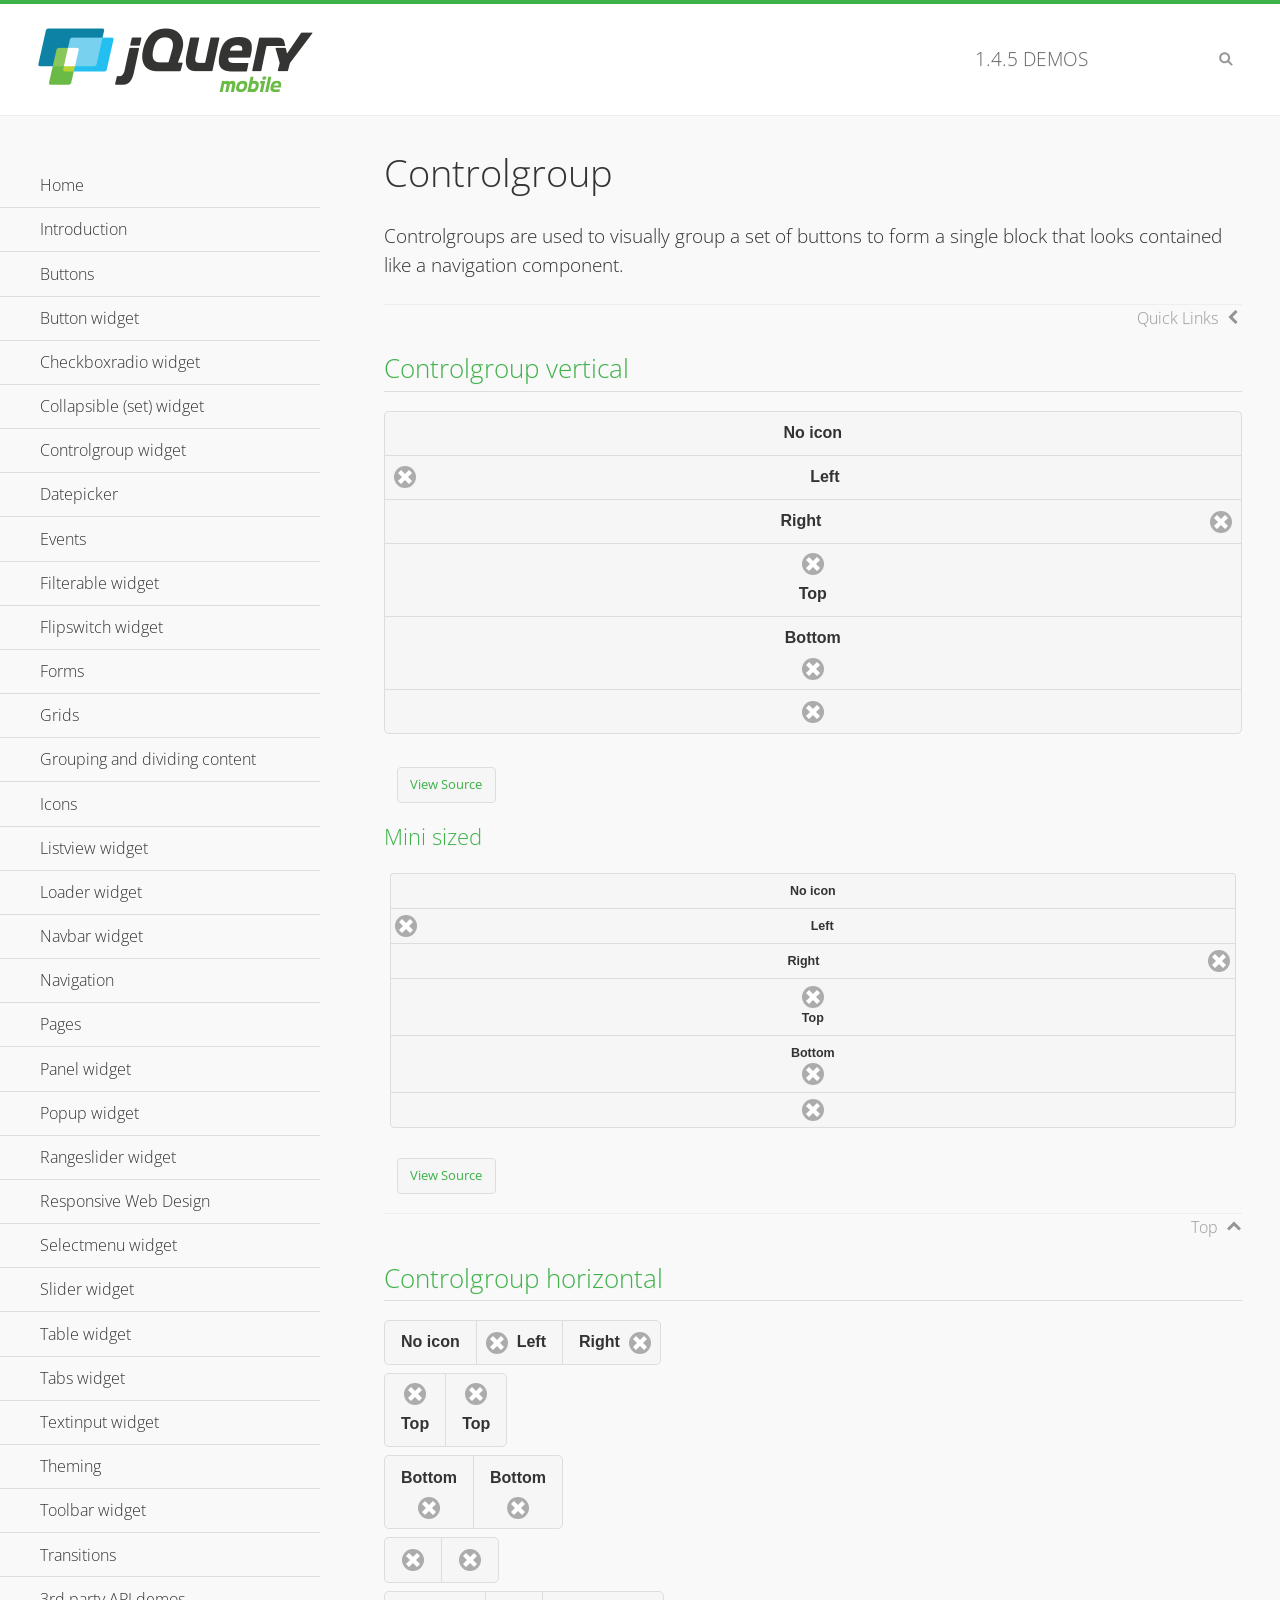
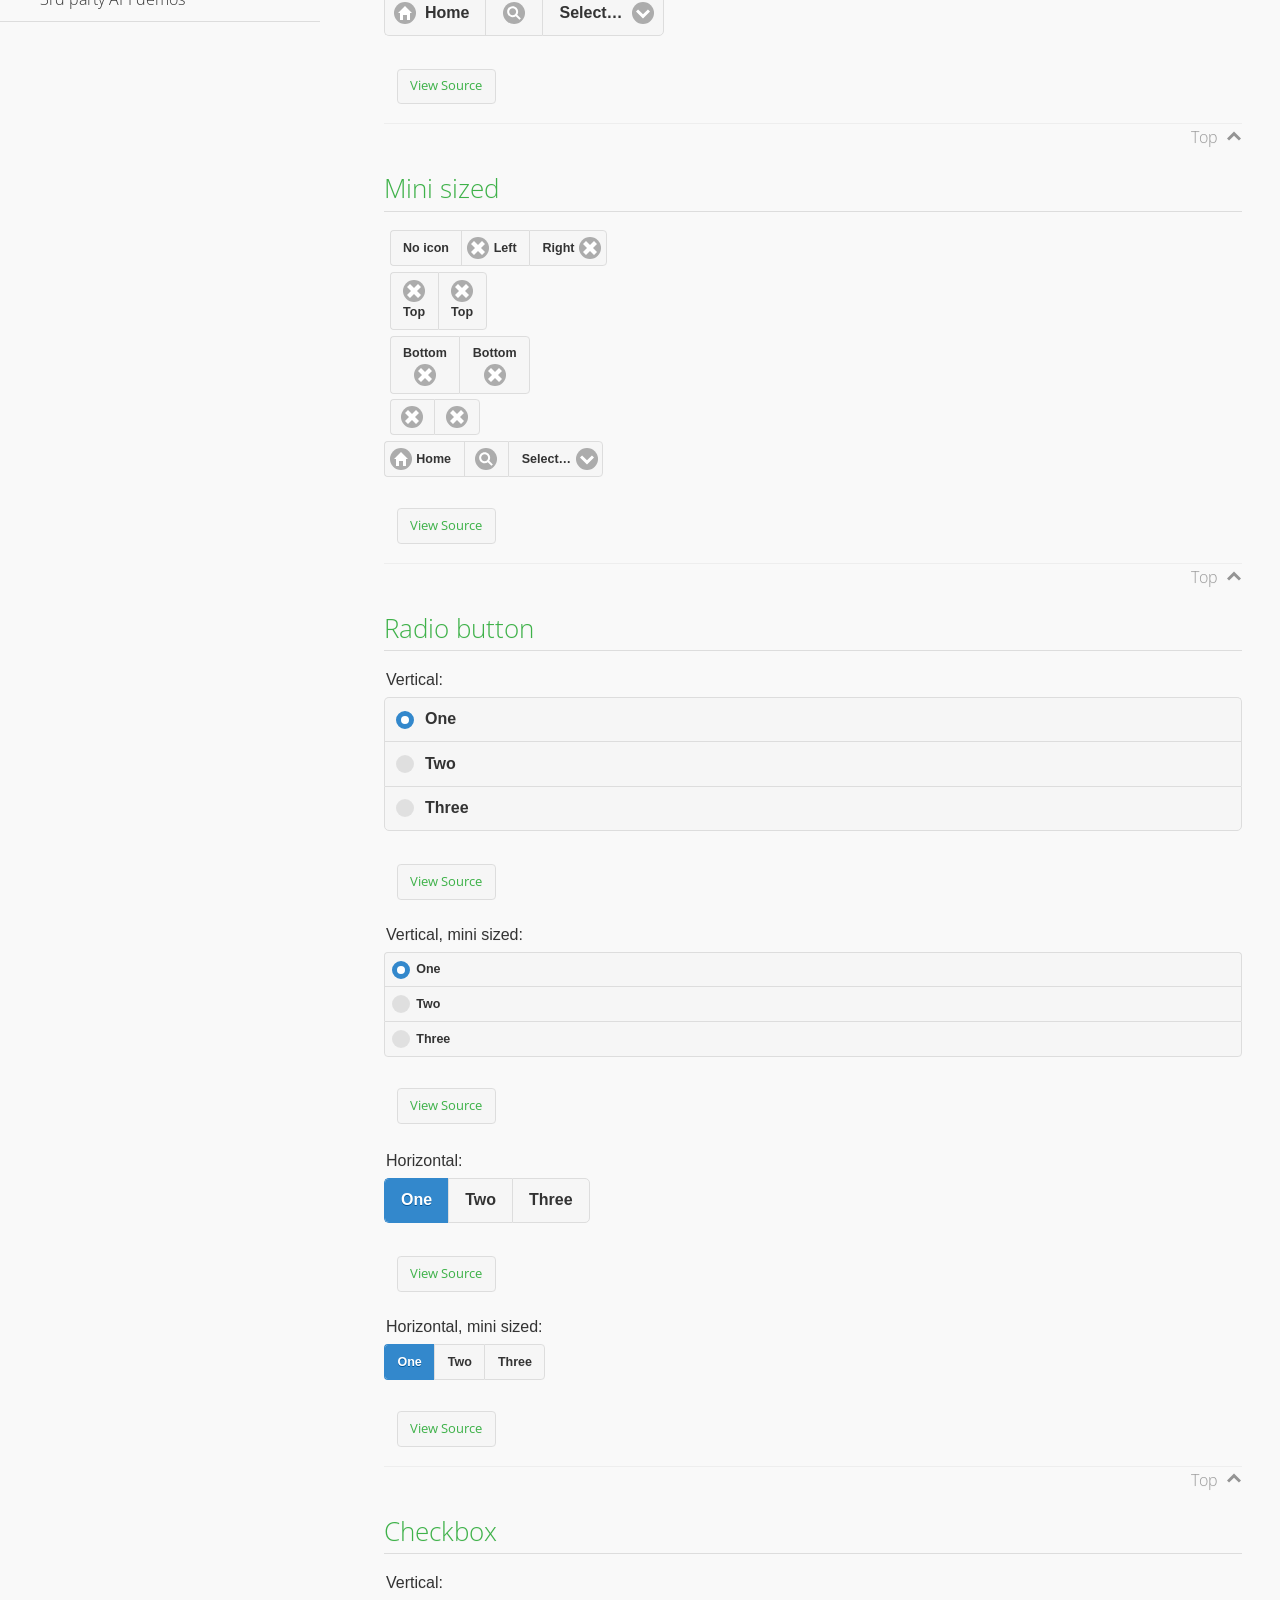
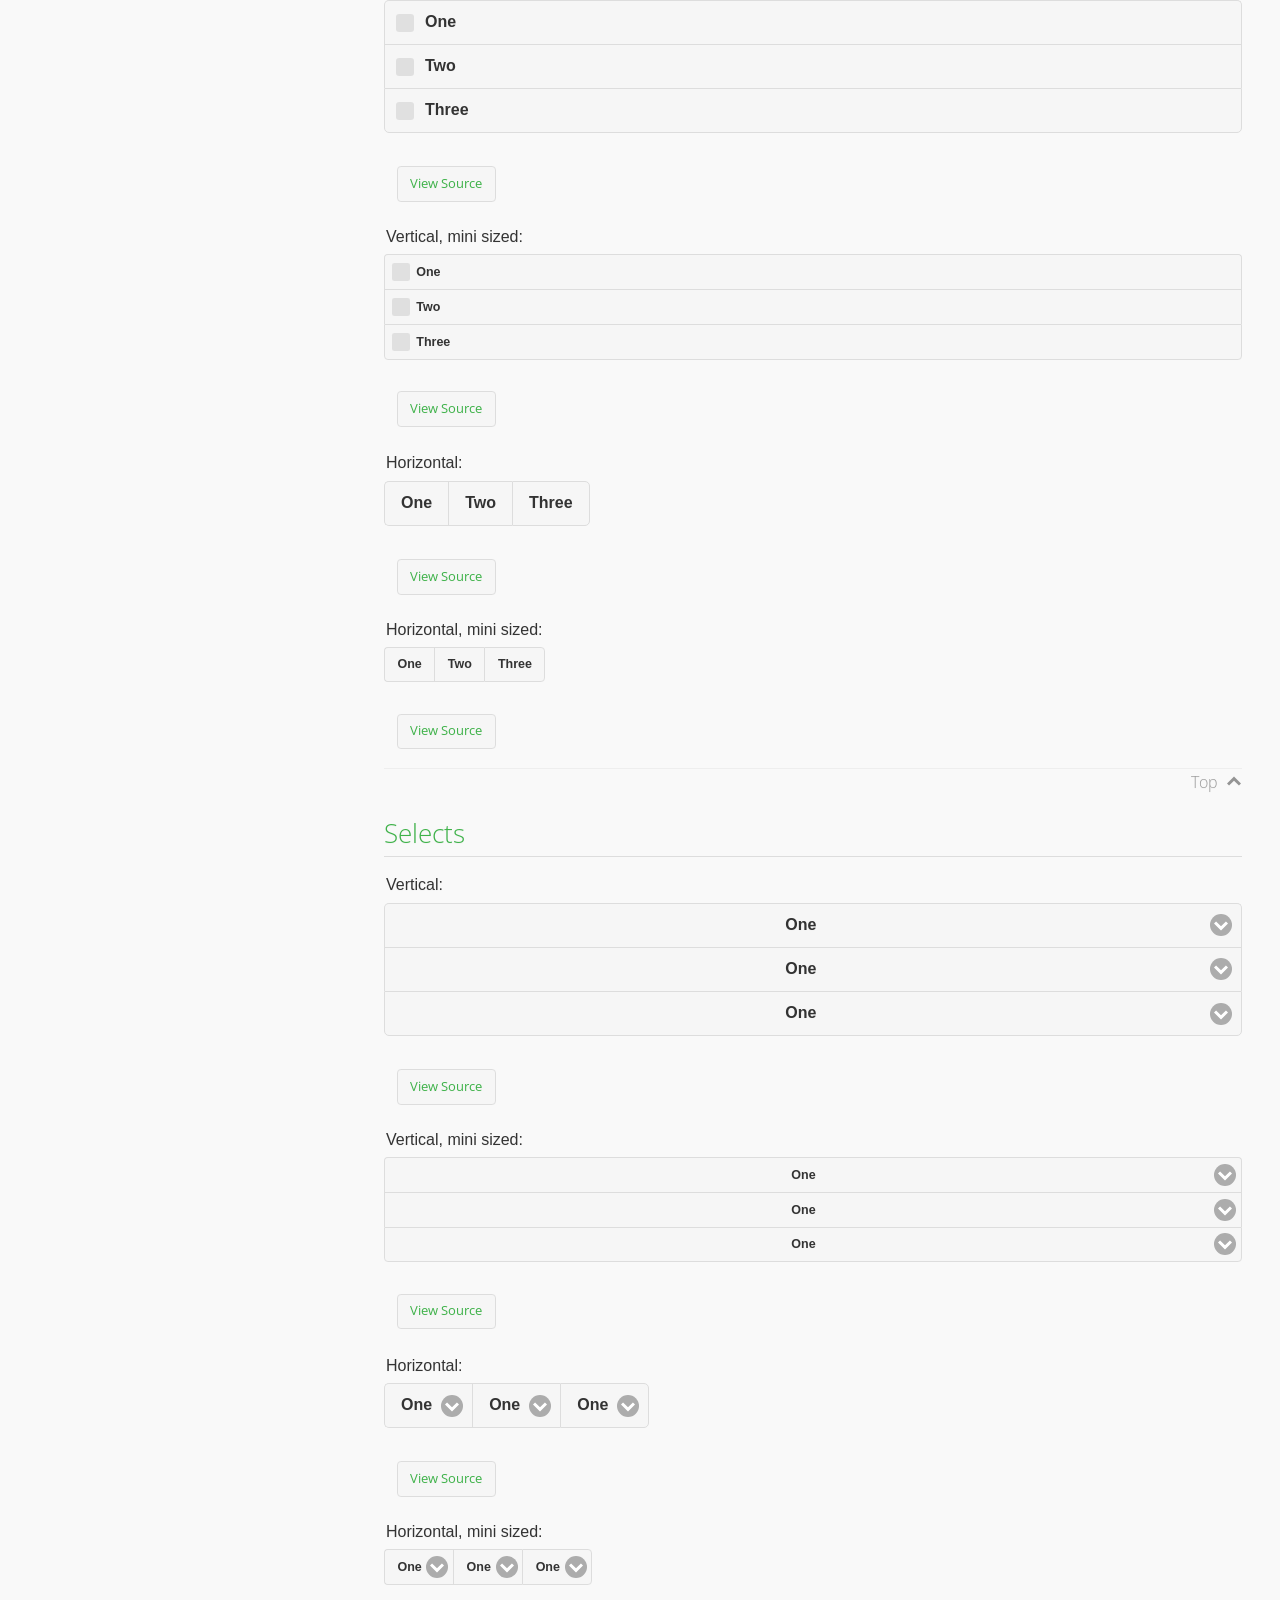
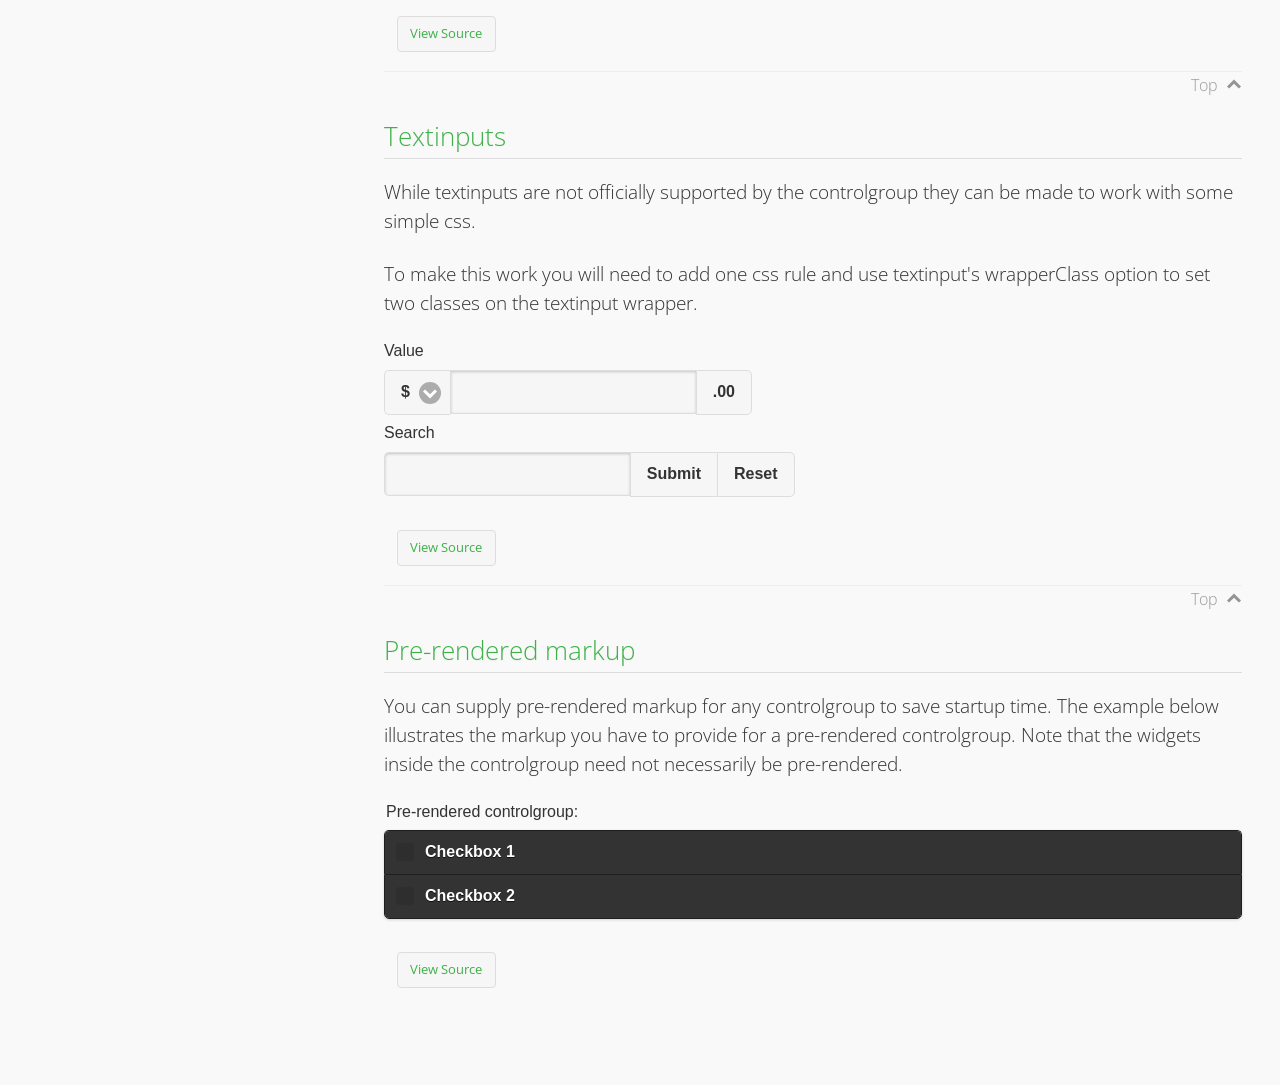
<file: resour/demos/controlgroup/index.html>
<!DOCTYPE html>
<html>
<head>
	<meta charset="utf-8">
	<meta name="viewport" content="width=device-width, initial-scale=1">
	<title>Controlgroup - jQuery Mobile Demos</title>
	    <link rel="stylesheet" href="../css/themes/default/jquery.mobile-1.4.5.min.css">
	    <link rel="stylesheet" href="../_assets/css/jqm-demos.css">
	    <link rel="shortcut icon" href="../favicon.ico">
	    <link rel="stylesheet" href="http://fonts.googleapis.com/css?family=Open+Sans:300,400,700">
	    <script src="../js/jquery.js"></script>
	    <script src="../_assets/js/index.js"></script>
	    <script src="../js/jquery.mobile-1.4.5.min.js"></script>
	    <style>
	        #demo-borders .ui-collapsible .ui-collapsible-heading .ui-btn { border-top-width: 1px !important; }
	    </style>
	    <style id="textinput-controlgroup">
			.controlgroup-textinput{
				padding-top:.22em;
				padding-bottom:.22em;
			}
	    </style>
	</head>
	<body>
	<div data-role="page" class="jqm-demos" data-quicklinks="true">

	    <div data-role="header" class="jqm-header">
			<h2><a href="../" title="jQuery Mobile Demos home"><img src="../_assets/img/jquery-logo.png" alt="jQuery Mobile"></a></h2>
		<p><span class="jqm-version"></span> Demos</p>
	        <a href="#" class="jqm-navmenu-link ui-btn ui-btn-icon-notext ui-corner-all ui-icon-bars ui-nodisc-icon ui-alt-icon ui-btn-left">Menu</a>
	        <a href="#" class="jqm-search-link ui-btn ui-btn-icon-notext ui-corner-all ui-icon-search ui-nodisc-icon ui-alt-icon ui-btn-right">Search</a>
		    </div><!-- /header -->

	    <div role="main" class="ui-content jqm-content">

        <h1>Controlgroup</h1>

        <p>Controlgroups are used to visually group a set of buttons to form a single block that looks contained like a navigation component.
        </p>

		<h2>Controlgroup vertical</h2>

			<div data-demo-html="true">
				<div data-role="controlgroup">
					<a href="#" class="ui-btn ui-corner-all">No icon</a>
					<a href="#" class="ui-btn ui-corner-all ui-icon-delete ui-btn-icon-left">Left</a>
					<a href="#" class="ui-btn ui-corner-all ui-icon-delete ui-btn-icon-right">Right</a>
					<a href="#" class="ui-btn ui-corner-all ui-icon-delete ui-btn-icon-top">Top</a>
					<a href="#" class="ui-btn ui-corner-all ui-icon-delete ui-btn-icon-bottom">Bottom</a>
					<a href="#" class="ui-btn ui-corner-all ui-icon-delete ui-btn-icon-notext">Icon only</a>
				</div>
			</div><!--/demo-html -->

			<h3>Mini sized</h3>

			<div data-demo-html="true">
				<div data-role="controlgroup" data-mini="true">
					<a href="#" class="ui-btn ui-corner-all">No icon</a>
					<a href="#" class="ui-btn ui-corner-all ui-icon-delete ui-btn-icon-left">Left</a>
					<a href="#" class="ui-btn ui-corner-all ui-icon-delete ui-btn-icon-right">Right</a>
					<a href="#" class="ui-btn ui-corner-all ui-icon-delete ui-btn-icon-top">Top</a>
					<a href="#" class="ui-btn ui-corner-all ui-icon-delete ui-btn-icon-bottom">Bottom</a>
					<a href="#" class="ui-btn ui-corner-all ui-icon-delete ui-btn-icon-notext">Icon only</a>
				</div>
			</div><!--/demo-html -->

		<h2>Controlgroup horizontal</h2>

			<div data-demo-html="true">
				<div data-role="controlgroup" data-type="horizontal">
					<a href="#" class="ui-btn ui-corner-all">No icon</a>
					<a href="#" class="ui-btn ui-corner-all ui-icon-delete ui-btn-icon-left">Left</a>
					<a href="#" class="ui-btn ui-corner-all ui-icon-delete ui-btn-icon-right">Right</a>
				</div>
				<div data-role="controlgroup" data-type="horizontal">
					<a href="#" class="ui-btn ui-corner-all ui-icon-delete ui-btn-icon-top">Top</a>
					<a href="#" class="ui-btn ui-corner-all ui-icon-delete ui-btn-icon-top">Top</a>
				</div>
				<div data-role="controlgroup" data-type="horizontal">
					<a href="#" class="ui-btn ui-corner-all ui-icon-delete ui-btn-icon-bottom">Bottom</a>
					<a href="#" class="ui-btn ui-corner-all ui-icon-delete ui-btn-icon-bottom">Bottom</a>
				</div>
				<div data-role="controlgroup" data-type="horizontal">
					<a href="#" class="ui-btn ui-corner-all ui-icon-delete ui-btn-icon-notext">Icon only</a>
					<a href="#" class="ui-btn ui-corner-all ui-icon-delete ui-btn-icon-notext">Icon only</a>
				</div>
				<form>
					<fieldset data-role="controlgroup" data-type="horizontal">
						<button data-icon="home">Home</button>
						<button data-icon="search" data-iconpos="notext">Search</button>
						<label for="select-more-1a" class="ui-hidden-accessible">More</label>
						<select name="select-more-1a" id="select-more-1a">
							<option value="">Select&hellip;</option>
							<option value="#">One</option>
							<option value="#">Two</option>
							<option value="#">Three</option>
						</select>
					</fieldset>
				</form>
			</div><!--/demo-html -->

		<h2>Mini sized</h2>

			<div data-demo-html="true">
				<div data-role="controlgroup" data-type="horizontal" data-mini="true">
					<a href="#" class="ui-btn ui-corner-all">No icon</a>
					<a href="#" class="ui-btn ui-corner-all ui-icon-delete ui-btn-icon-left">Left</a>
					<a href="#" class="ui-btn ui-corner-all ui-icon-delete ui-btn-icon-right">Right</a>
				</div>
				<div data-role="controlgroup" data-type="horizontal" data-mini="true">
					<a href="#" class="ui-btn ui-corner-all ui-icon-delete ui-btn-icon-top">Top</a>
					<a href="#" class="ui-btn ui-corner-all ui-icon-delete ui-btn-icon-top">Top</a>
				</div>
				<div data-role="controlgroup" data-type="horizontal" data-mini="true">
					<a href="#" class="ui-btn ui-corner-all ui-icon-delete ui-btn-icon-bottom">Bottom</a>
					<a href="#" class="ui-btn ui-corner-all ui-icon-delete ui-btn-icon-bottom">Bottom</a>
				</div>
				<div data-role="controlgroup" data-type="horizontal" data-mini="true">
					<a href="#" class="ui-btn ui-corner-all ui-icon-delete ui-btn-icon-notext">Icon only</a>
					<a href="#" class="ui-btn ui-corner-all ui-icon-delete ui-btn-icon-notext">Icon only</a>
				</div>
				<form>
					<fieldset data-role="controlgroup" data-type="horizontal" data-mini="true">
						<button data-icon="home">Home</button>
						<button data-icon="search" data-iconpos="notext">Search</button>
						<label for="select-more-2a" class="ui-hidden-accessible">More</label>
						<select name="select-more-2a" id="select-more-2a">
							<option value="">Select&hellip;</option>
							<option value="#">One</option>
							<option value="#">Two</option>
							<option value="#">Three</option>
						</select>
					</fieldset>
				</form>
			</div><!--/demo-html -->

			<h2>Radio button</h2>

				<div data-demo-html="true">
					<form>
					<fieldset data-role="controlgroup">
						<legend>Vertical:</legend>
						<input type="radio" name="radio-choice-v-2" id="radio-choice-v-2a" value="on" checked="checked">
						<label for="radio-choice-v-2a">One</label>
						<input type="radio" name="radio-choice-v-2" id="radio-choice-v-2b" value="off">
						<label for="radio-choice-v-2b">Two</label>
						<input type="radio" name="radio-choice-v-2" id="radio-choice-v-2c" value="other">
						<label for="radio-choice-v-2c">Three</label>
					</fieldset>
					</form>
				</div><!--/demo-html -->

				<div data-demo-html="true">
					<form>
					<fieldset data-role="controlgroup" data-mini="true">
						<legend>Vertical, mini sized:</legend>
						<input type="radio" name="radio-choice-v-6" id="radio-choice-v-6a" value="on" checked="checked">
						<label for="radio-choice-v-6a">One</label>
						<input type="radio" name="radio-choice-v-6" id="radio-choice-v-6b" value="off">
						<label for="radio-choice-v-6b">Two</label>
						<input type="radio" name="radio-choice-v-6" id="radio-choice-v-6c" value="other">
						<label for="radio-choice-v-6c">Three</label>
					</fieldset>
					</form>
				</div><!--/demo-html -->

				<div data-demo-html="true">
					<form>
					<fieldset data-role="controlgroup" data-type="horizontal">
						<legend>Horizontal:</legend>
						<input type="radio" name="radio-choice-h-2" id="radio-choice-h-2a" value="on" checked="checked">
						<label for="radio-choice-h-2a">One</label>
						<input type="radio" name="radio-choice-h-2" id="radio-choice-h-2b" value="off">
						<label for="radio-choice-h-2b">Two</label>
						<input type="radio" name="radio-choice-h-2" id="radio-choice-h-2c" value="other">
						<label for="radio-choice-h-2c">Three</label>
					</fieldset>
					</form>
				</div><!--/demo-html -->

				<div data-demo-html="true">
					<form>
					<fieldset data-role="controlgroup" data-type="horizontal" data-mini="true">
						<legend>Horizontal, mini sized:</legend>
						<input type="radio" name="radio-choice-h-6" id="radio-choice-h-6a" value="on" checked="checked">
						<label for="radio-choice-h-6a">One</label>
						<input type="radio" name="radio-choice-h-6" id="radio-choice-h-6b" value="off">
						<label for="radio-choice-h-6b">Two</label>
						<input type="radio" name="radio-choice-h-6" id="radio-choice-h-6c" value="other">
						<label for="radio-choice-h-6c">Three</label>
					</fieldset>
					</form>
				</div><!--/demo-html -->

			<h2>Checkbox</h2>

				<div data-demo-html="true">
					<form>
					<fieldset data-role="controlgroup">
						<legend>Vertical:</legend>
						<input type="checkbox" name="checkbox-v-2a" id="checkbox-v-2a">
						<label for="checkbox-v-2a">One</label>
						<input type="checkbox" name="checkbox-v-2b" id="checkbox-v-2b">
						<label for="checkbox-v-2b">Two</label>
						<input type="checkbox" name="checkbox-v-2c" id="checkbox-v-2c">
						<label for="checkbox-v-2c">Three</label>
					</fieldset>
					</form>
				</div><!--/demo-html -->

				<div data-demo-html="true">
					<form>
					<fieldset data-role="controlgroup" data-mini="true">
						<legend>Vertical, mini sized:</legend>
						<input type="checkbox" name="checkbox-v-6a" id="checkbox-v-6a">
						<label for="checkbox-v-6a">One</label>
						<input type="checkbox" name="checkbox-v-6b" id="checkbox-v-6b">
						<label for="checkbox-v-6b">Two</label>
						<input type="checkbox" name="checkbox-v-6c" id="checkbox-v-6c">
						<label for="checkbox-v-6c">Three</label>
					</fieldset>
					</form>
				</div><!--/demo-html -->

				<div data-demo-html="true">
					<form>
					<fieldset data-role="controlgroup" data-type="horizontal">
						<legend>Horizontal:</legend>
						<input type="checkbox" name="checkbox-h-2a" id="checkbox-h-2a">
						<label for="checkbox-h-2a">One</label>
						<input type="checkbox" name="checkbox-h-2b" id="checkbox-h-2b">
						<label for="checkbox-h-2b">Two</label>
						<input type="checkbox" name="checkbox-h-2c" id="checkbox-h-2c">
						<label for="checkbox-h-2c">Three</label>
					</fieldset>
					</form>
				</div><!--/demo-html -->

				<div data-demo-html="true">
					<form>
					<fieldset data-role="controlgroup" data-type="horizontal" data-mini="true">
						<legend>Horizontal, mini sized:</legend>
						<input type="checkbox" name="checkbox-h-6a" id="checkbox-h-6a">
						<label for="checkbox-h-6a">One</label>
						<input type="checkbox" name="checkbox-h-6b" id="checkbox-h-6b">
						<label for="checkbox-h-6b">Two</label>
						<input type="checkbox" name="checkbox-h-6c" id="checkbox-h-6c">
						<label for="checkbox-h-6c">Three</label>
					</fieldset>
					</form>
				</div><!--/demo-html -->

			<h2>Selects</h2>

				<div data-demo-html="true">
					<form>
					<fieldset data-role="controlgroup">
						<legend>Vertical:</legend>
						<label for="select-v-2a">Select A</label>
						<select name="select-v-2a" id="select-v-2a">
							<option value="#">One</option>
							<option value="#">Two</option>
							<option value="#">Three</option>
						</select>
						<label for="select-v-2b">Select B</label>
						<select name="select-v-2b" id="select-v-2b">
							<option value="#">One</option>
							<option value="#">Two</option>
							<option value="#">Three</option>
						</select>
						<label for="select-v-2c">Select C</label>
						<select name="select-v-2c" id="select-v-2c">
							<option value="#">One</option>
							<option value="#">Two</option>
							<option value="#">Three</option>
						</select>
					</fieldset>
					</form>
				</div><!--/demo-html -->

				<div data-demo-html="true">
					<form>
					<fieldset data-role="controlgroup" data-mini="true">
						<legend>Vertical, mini sized:</legend>
						<label for="select-v-6a">Select A</label>
						<select name="select-v-6a" id="select-v-6a">
							<option value="#">One</option>
							<option value="#">Two</option>
							<option value="#">Three</option>
						</select>
						<label for="select-v-6b">Select B</label>
						<select name="select-v-6b" id="select-v-6b">
							<option value="#">One</option>
							<option value="#">Two</option>
							<option value="#">Three</option>
						</select>
						<label for="select-v-6c">Select C</label>
						<select name="select-v-6c" id="select-v-6c">
							<option value="#">One</option>
							<option value="#">Two</option>
							<option value="#">Three</option>
						</select>
					</fieldset>
					</form>
				</div><!--/demo-html -->

				<div data-demo-html="true">
					<form>
					<fieldset data-role="controlgroup" data-type="horizontal">
						<legend>Horizontal:</legend>
						<label for="select-h-2a">Select A</label>
						<select name="select-h-2a" id="select-h-2a">
							<option value="#">One</option>
							<option value="#">Two</option>
							<option value="#">Three</option>
						</select>
						<label for="select-h-2b">Select B</label>
						<select name="select-h-2b" id="select-h-2b">
							<option value="#">One</option>
							<option value="#">Two</option>
							<option value="#">Three</option>
						</select>
						<label for="select-h-2c">Select C</label>
						<select name="select-h-2c" id="select-h-2c">
							<option value="#">One</option>
							<option value="#">Two</option>
							<option value="#">Three</option>
						</select>
					</fieldset>
					</form>
				</div><!--/demo-html -->

				<div data-demo-html="true">
					<form>
					<fieldset data-role="controlgroup" data-type="horizontal" data-mini="true">
						<legend>Horizontal, mini sized:</legend>
						<label for="select-h-6a">Select A</label>
						<select name="select-h-6a" id="select-h-6a">
							<option value="#">One</option>
							<option value="#">Two</option>
							<option value="#">Three</option>
						</select>
						<label for="select-h-6b">Select B</label>
						<select name="select-h-6b" id="select-h-6b">
							<option value="#">One</option>
							<option value="#">Two</option>
							<option value="#">Three</option>
						</select>
						<label for="select-h-6c">Select C</label>
						<select name="select-h-6c" id="select-h-6c">
							<option value="#">One</option>
							<option value="#">Two</option>
							<option value="#">Three</option>
						</select>
					</fieldset>
					</form>
				</div><!--/demo-html -->

				<h2>Textinputs</h2>
				<p>While textinputs are not officially supported by the controlgroup they can be made to work with some simple css.</p>
				<p>To make this work you will need to add one css rule and use textinput's wrapperClass option to set two classes on the textinput wrapper.</p>
				<div data-demo-html="true" data-demo-css="#textinput-controlgroup">
					<label for="currency-controlgroup">Value</label>
					<div data-role="controlgroup" data-type="horizontal">
						<select>
							<option>$</option>
							<option>€</option>
							<option>£</option>
							<option>¥</option>
							<option>₩</option>
							<option>₹</option>
						</select>
						<input id="currency-controlgroup" type="text" data-wrapper-class="controlgroup-textinput ui-btn">
						<button>.00</button>
					</div>
					<label for="search-control-group">Search</label>
					<div data-role="controlgroup" data-type="horizontal">
						<input type="text" id="search-control-group" data-wrapper-class="controlgroup-textinput ui-btn">
						<button>Submit</button>
						<button>Reset</button>
					</div>
				</div>

		<h2>Pre-rendered markup</h2>
		<p>You can supply pre-rendered markup for any controlgroup to save startup time. The example below illustrates the markup you have to provide for a pre-rendered controlgroup. Note that the widgets inside the controlgroup need not necessarily be pre-rendered.</p>
		<div data-demo-html="true">
			<div data-role="controlgroup" data-enhanced="true" class="ui-controlgroup ui-controlgroup-vertical ui-group-theme-b ui-corner-all">
				<div role="heading" class="ui-controlgroup-label">
					<legend>Pre-rendered controlgroup:</legend>
				</div>
				<div class="ui-controlgroup-controls ui-shadow">
					<label for="pre-rendered-cb-1" class="ui-first-child">Checkbox 1</label>
					<input type="checkbox" id="pre-rendered-cb-1" name="pre-rendered-cb-1" value="1">
					<label for="pre-rendered-cb-2" class="ui-last-child">Checkbox 2</label>
					<input type="checkbox" id="pre-rendered-cb-2" name="pre-rendered-cb-2" value="2">
				</div>
			</div>
		</div>

	</div><!-- /content -->
	    <div data-role="panel" class="jqm-navmenu-panel" data-position="left" data-display="overlay" data-theme="a">
	    	<ul class="jqm-list ui-alt-icon ui-nodisc-icon">
<li data-filtertext="demos homepage" data-icon="home"><a href=".././">Home</a></li>
<li data-filtertext="introduction overview getting started"><a href="../intro/" data-ajax="false">Introduction</a></li>
<li data-filtertext="buttons button markup buttonmarkup method anchor link button element"><a href="../button-markup/" data-ajax="false">Buttons</a></li>
<li data-filtertext="form button widget input button submit reset"><a href="../button/" data-ajax="false">Button widget</a></li>
<li data-role="collapsible" data-enhanced="true" data-collapsed-icon="carat-d" data-expanded-icon="carat-u" data-iconpos="right" data-inset="false" class="ui-collapsible ui-collapsible-themed-content ui-collapsible-collapsed">
	<h3 class="ui-collapsible-heading ui-collapsible-heading-collapsed">
		<a href="#" class="ui-collapsible-heading-toggle ui-btn ui-btn-icon-right ui-btn-inherit ui-icon-carat-d">
		    Checkboxradio widget<span class="ui-collapsible-heading-status"> click to expand contents</span>
		</a>
	</h3>
	<div class="ui-collapsible-content ui-body-inherit ui-collapsible-content-collapsed" aria-hidden="true">
		<ul>
			<li data-filtertext="form checkboxradio widget checkbox input checkboxes controlgroups"><a href="../checkboxradio-checkbox/" data-ajax="false">Checkboxes</a></li>
			<li data-filtertext="form checkboxradio widget radio input radio buttons controlgroups"><a href="../checkboxradio-radio/" data-ajax="false">Radio buttons</a></li>
		</ul>
	</div>
</li>
<li data-role="collapsible" data-enhanced="true" data-collapsed-icon="carat-d" data-expanded-icon="carat-u" data-iconpos="right" data-inset="false" class="ui-collapsible ui-collapsible-themed-content ui-collapsible-collapsed">
	<h3 class="ui-collapsible-heading ui-collapsible-heading-collapsed">
		<a href="#" class="ui-collapsible-heading-toggle ui-btn ui-btn-icon-right ui-btn-inherit ui-icon-carat-d">
			Collapsible (set) widget<span class="ui-collapsible-heading-status"> click to expand contents</span>
		</a>
	</h3>
	<div class="ui-collapsible-content ui-body-inherit ui-collapsible-content-collapsed" aria-hidden="true">
		<ul>
			<li data-filtertext="collapsibles content formatting"><a href="../collapsible/" data-ajax="false">Collapsible</a></li>
			<li data-filtertext="dynamic collapsible set accordion append expand"><a href="../collapsible-dynamic/" data-ajax="false">Dynamic collapsibles</a></li>
			<li data-filtertext="accordions collapsible set widget content formatting grouped collapsibles"><a href="../collapsibleset/" data-ajax="false">Collapsible set</a></li>
		</ul>
	</div>
</li>
<li data-role="collapsible" data-enhanced="true" data-collapsed-icon="carat-d" data-expanded-icon="carat-u" data-iconpos="right" data-inset="false" class="ui-collapsible ui-collapsible-themed-content ui-collapsible-collapsed">
	<h3 class="ui-collapsible-heading ui-collapsible-heading-collapsed">
		<a href="#" class="ui-collapsible-heading-toggle ui-btn ui-btn-icon-right ui-btn-inherit ui-icon-carat-d">
			Controlgroup widget<span class="ui-collapsible-heading-status"> click to expand contents</span>
		</a>
	</h3>
	<div class="ui-collapsible-content ui-body-inherit ui-collapsible-content-collapsed" aria-hidden="true">
		<ul>
			<li data-filtertext="controlgroups selectmenu checkboxradio input grouped buttons horizontal vertical"><a href="../controlgroup/" data-ajax="false">Controlgroup</a></li>
			<li data-filtertext="dynamic controlgroup dynamically add buttons"><a href="../controlgroup-dynamic/" data-ajax="false">Dynamic controlgroups</a></li>
		</ul>
	</div>
</li>
<li data-filtertext="form datepicker widget date input"><a href="../datepicker/" data-ajax="false">Datepicker</a></li>
<li data-role="collapsible" data-enhanced="true" data-collapsed-icon="carat-d" data-expanded-icon="carat-u" data-iconpos="right" data-inset="false" class="ui-collapsible ui-collapsible-themed-content ui-collapsible-collapsed">
	<h3 class="ui-collapsible-heading ui-collapsible-heading-collapsed">
		<a href="#" class="ui-collapsible-heading-toggle ui-btn ui-btn-icon-right ui-btn-inherit ui-icon-carat-d">
			Events<span class="ui-collapsible-heading-status"> click to expand contents</span>
		</a>
	</h3>
	<div class="ui-collapsible-content ui-body-inherit ui-collapsible-content-collapsed" aria-hidden="true">
		<ul>
			<li data-filtertext="swipe to delete list items listviews swipe events"><a href="../swipe-list/" data-ajax="false">Swipe list items</a></li>
			<li data-filtertext="swipe to navigate swipe page navigation swipe events"><a href="../swipe-page/" data-ajax="false">Swipe page navigation</a></li>
		</ul>
	</div>
</li>
<li data-filtertext="filterable filter elements sorting searching listview table"><a href="../filterable/" data-ajax="false">Filterable widget</a></li>
<li data-filtertext="form flipswitch widget flip toggle switch binary select checkbox input"><a href="../flipswitch/" data-ajax="false">Flipswitch widget</a></li>
<li data-role="collapsible" data-enhanced="true" data-collapsed-icon="carat-d" data-expanded-icon="carat-u" data-iconpos="right" data-inset="false" class="ui-collapsible ui-collapsible-themed-content ui-collapsible-collapsed">
	<h3 class="ui-collapsible-heading ui-collapsible-heading-collapsed">
		<a href="#" class="ui-collapsible-heading-toggle ui-btn ui-btn-icon-right ui-btn-inherit ui-icon-carat-d">
			Forms<span class="ui-collapsible-heading-status"> click to expand contents</span>
		</a>
	</h3>
	<div class="ui-collapsible-content ui-body-inherit ui-collapsible-content-collapsed" aria-hidden="true">
		<ul>
			<li data-filtertext="forms text checkbox radio range button submit reset inputs selects textarea slider flipswitch label form elements"><a href="../forms/" data-ajax="false">Forms</a></li>
			<li data-filtertext="form hide labels hidden accessible ui-hidden-accessible forms"><a href="../forms-label-hidden-accessible/" data-ajax="false">Hide labels</a></li>
			<li data-filtertext="form field containers fieldcontain ui-field-contain forms"><a href="../forms-field-contain/" data-ajax="false">Field containers</a></li>
			<li data-filtertext="forms disabled form elements"><a href="../forms-disabled/" data-ajax="false">Forms disabled</a></li>
			<li data-filtertext="forms gallery examples overview forms text checkbox radio range button submit reset inputs selects textarea slider flipswitch label form elements"><a href="../forms-gallery/" data-ajax="false">Forms gallery</a></li>
		</ul>
	</div>
</li>
<li data-role="collapsible" data-enhanced="true" data-collapsed-icon="carat-d" data-expanded-icon="carat-u" data-iconpos="right" data-inset="false" class="ui-collapsible ui-collapsible-themed-content ui-collapsible-collapsed">
	<h3 class="ui-collapsible-heading ui-collapsible-heading-collapsed">
		<a href="#" class="ui-collapsible-heading-toggle ui-btn ui-btn-icon-right ui-btn-inherit ui-icon-carat-d">
			Grids<span class="ui-collapsible-heading-status"> click to expand contents</span>
		</a>
	</h3>
	<div class="ui-collapsible-content ui-body-inherit ui-collapsible-content-collapsed" aria-hidden="true">
		<ul>
			<li data-filtertext="grids columns blocks content formatting rwd responsive css framework"><a href="../grids/" data-ajax="false">Grids</a></li>
			<li data-filtertext="buttons in grids css framework"><a href="../grids-buttons/" data-ajax="false">Buttons in grids</a></li>
			<li data-filtertext="custom responsive grids rwd css framework"><a href="../grids-custom-responsive/" data-ajax="false">Custom responsive grids</a></li>
		</ul>
	</div>
</li>
<li data-filtertext="blocks content formatting sections heading"><a href="../body-bar-classes/" data-ajax="false">Grouping and dividing content</a></li>
<li data-role="collapsible" data-enhanced="true" data-collapsed-icon="carat-d" data-expanded-icon="carat-u" data-iconpos="right" data-inset="false" class="ui-collapsible ui-collapsible-themed-content ui-collapsible-collapsed">
	<h3 class="ui-collapsible-heading ui-collapsible-heading-collapsed">
		<a href="#" class="ui-collapsible-heading-toggle ui-btn ui-btn-icon-right ui-btn-inherit ui-icon-carat-d">
			Icons<span class="ui-collapsible-heading-status"> click to expand contents</span>
		</a>
	</h3>
	<div class="ui-collapsible-content ui-body-inherit ui-collapsible-content-collapsed" aria-hidden="true">
		<ul>
			<li data-filtertext="button icons svg disc alt custom icon position"><a href="../icons/" data-ajax="false">Icons</a></li>
			<li data-filtertext=""><a href="../icons-grunticon/" data-ajax="false">Grunticon loader</a></li>
		</ul>
	</div>
</li>
<li data-role="collapsible" data-enhanced="true" data-collapsed-icon="carat-d" data-expanded-icon="carat-u" data-iconpos="right" data-inset="false" class="ui-collapsible ui-collapsible-themed-content ui-collapsible-collapsed">
	<h3 class="ui-collapsible-heading ui-collapsible-heading-collapsed">
		<a href="#" class="ui-collapsible-heading-toggle ui-btn ui-btn-icon-right ui-btn-inherit ui-icon-carat-d">
			Listview widget<span class="ui-collapsible-heading-status"> click to expand contents</span>
		</a>
	</h3>
	<div class="ui-collapsible-content ui-body-inherit ui-collapsible-content-collapsed" aria-hidden="true">
		<ul>
			<li data-filtertext="listview widget thumbnails icons nested split button collapsible ul ol"><a href="../listview/" data-ajax="false">Listview</a></li>
			<li data-filtertext="autocomplete filterable reveal listview filtertextbeforefilter placeholder"><a href="../listview-autocomplete/" data-ajax="false">Listview autocomplete</a></li>
			<li data-filtertext="autocomplete filterable reveal listview remote data filtertextbeforefilter placeholder"><a href="../listview-autocomplete-remote/" data-ajax="false">Listview autocomplete remote data</a></li>
			<li data-filtertext="autodividers anchor jump scroll linkbars listview lists ul ol"><a href="../listview-autodividers-linkbar/" data-ajax="false">Listview autodividers linkbar</a></li>
			<li data-filtertext="listview autodividers selector autodividersselector lists ul ol"><a href="../listview-autodividers-selector/" data-ajax="false">Listview autodividers selector</a></li>
			<li data-filtertext="listview nested list items"><a href="../listview-nested-lists/" data-ajax="false">Nested Listviews</a></li>
			<li data-filtertext="listview collapsible list items flat"><a href="../listview-collapsible-item-flat/" data-ajax="false">Listview collapsible list items (flat)</a></li>
			<li data-filtertext="listview collapsible list indented"><a href="../listview-collapsible-item-indented/" data-ajax="false">Listview collapsible list items (indented)</a></li>
			<li data-filtertext="grid listview responsive grids responsive listviews lists ul"><a href="../listview-grid/" data-ajax="false">Listview responsive grid</a></li>
		</ul>
	</div>
</li>
<li data-filtertext="loader widget page loading navigation overlay spinner"><a href="../loader/" data-ajax="false">Loader widget</a></li>
<li data-filtertext="navbar widget navmenu toolbars header footer"><a href="../navbar/" data-ajax="false">Navbar widget</a></li>
<li data-role="collapsible" data-enhanced="true" data-collapsed-icon="carat-d" data-expanded-icon="carat-u" data-iconpos="right" data-inset="false" class="ui-collapsible ui-collapsible-themed-content ui-collapsible-collapsed">
	<h3 class="ui-collapsible-heading ui-collapsible-heading-collapsed">
		<a href="#" class="ui-collapsible-heading-toggle ui-btn ui-btn-icon-right ui-btn-inherit ui-icon-carat-d">
			Navigation<span class="ui-collapsible-heading-status"> click to expand contents</span>
		</a>
	</h3>
	<div class="ui-collapsible-content ui-body-inherit ui-collapsible-content-collapsed" aria-hidden="true">
		<ul>
			<li data-filtertext="ajax navigation navigate widget history event method"><a href="../navigation/" data-ajax="false">Navigation</a></li>
			<li data-filtertext="linking pages page links navigation ajax prefetch cache"><a href="../navigation-linking-pages/" data-ajax="false">Linking pages</a></li>
			<!-- <li data-filtertext="php redirect server redirection server-side navigation"><a href="../navigation-php-redirect/" data-ajax="false">PHP redirect demo</a></li>-->
			<li data-filtertext="navigation redirection hash query"><a href="../navigation-hash-processing/" data-ajax="false">Hash processing demo</a></li>
			<li data-filtertext="navigation redirection hash query"><a href="../page-events/" data-ajax="false">Page Navigation Events</a></li>
		</ul>
	</div>
</li>
<li data-role="collapsible" data-enhanced="true" data-collapsed-icon="carat-d" data-expanded-icon="carat-u" data-iconpos="right" data-inset="false" class="ui-collapsible ui-collapsible-themed-content ui-collapsible-collapsed">
	<h3 class="ui-collapsible-heading ui-collapsible-heading-collapsed">
		<a href="#" class="ui-collapsible-heading-toggle ui-btn ui-btn-icon-right ui-btn-inherit ui-icon-carat-d">
			Pages<span class="ui-collapsible-heading-status"> click to expand contents</span>
		</a>
	</h3>
	<div class="ui-collapsible-content ui-body-inherit ui-collapsible-content-collapsed" aria-hidden="true">
		<ul>
			<li data-filtertext="pages page widget ajax navigation"><a href="../pages/" data-ajax="false">Pages</a></li>
			<li data-filtertext="single page"><a href="../pages-single-page/" data-ajax="false">Single page</a></li>
			<li data-filtertext="multipage multi-page page"><a href="../pages-multi-page/" data-ajax="false">Multi-page template</a></li>
			<li data-filtertext="dialog page widget modal popup"><a href="../pages-dialog/" data-ajax="false">Dialog page</a></li>
		</ul>
	</div>
</li>
<li data-role="collapsible" data-enhanced="true" data-collapsed-icon="carat-d" data-expanded-icon="carat-u" data-iconpos="right" data-inset="false" class="ui-collapsible ui-collapsible-themed-content ui-collapsible-collapsed">
	<h3 class="ui-collapsible-heading ui-collapsible-heading-collapsed">
		<a href="#" class="ui-collapsible-heading-toggle ui-btn ui-btn-icon-right ui-btn-inherit ui-icon-carat-d">
			Panel widget<span class="ui-collapsible-heading-status"> click to expand contents</span>
		</a>
	</h3>
	<div class="ui-collapsible-content ui-body-inherit ui-collapsible-content-collapsed" aria-hidden="true">
		<ul>
			<li data-filtertext="panel widget sliding panels reveal push overlay responsive"><a href="../panel/" data-ajax="false">Panel</a></li>
			<li data-filtertext=""><a href="../panel-external/" data-ajax="false">External panels</a></li>
			<li data-filtertext="panel "><a href="../panel-fixed/" data-ajax="false">Fixed panels</a></li>
			<li data-filtertext="panel slide panels sliding panels shadow rwd responsive breakpoint"><a href="../panel-responsive/" data-ajax="false">Panels responsive</a></li>
			<li data-filtertext="panel custom style custom panel width reveal shadow listview panel styling page background wrapper"><a href="../panel-styling/" data-ajax="false">Custom panel style</a></li>
			<li data-filtertext="panel open on swipe"><a href="../panel-swipe-open/" data-ajax="false">Panel open on swipe</a></li>
			<li data-filtertext="panels outside page internal external toolbars"><a href="../panel-external-internal/" data-ajax="false">Panel external and internal</a></li>
		</ul>
	</div>
</li>
<li data-role="collapsible" data-enhanced="true" data-collapsed-icon="carat-d" data-expanded-icon="carat-u" data-iconpos="right" data-inset="false" class="ui-collapsible ui-collapsible-themed-content ui-collapsible-collapsed">
	<h3 class="ui-collapsible-heading ui-collapsible-heading-collapsed">
		<a href="#" class="ui-collapsible-heading-toggle ui-btn ui-btn-icon-right ui-btn-inherit ui-icon-carat-d">
			Popup widget<span class="ui-collapsible-heading-status"> click to expand contents</span>
		</a>
	</h3>
	<div class="ui-collapsible-content ui-body-inherit ui-collapsible-content-collapsed" aria-hidden="true">
		<ul>
			<li data-filtertext="popup widget popups dialog modal transition tooltip lightbox form overlay screen flip pop fade transition"><a href="../popup/" data-ajax="false">Popup</a></li>
			<li data-filtertext="popup alignment position"><a href="../popup-alignment/" data-ajax="false">Popup alignment</a></li>
			<li data-filtertext="popup arrow size popups popover"><a href="../popup-arrow-size/" data-ajax="false">Popup arrow size</a></li>
			<li data-filtertext="dynamic popups popup images lightbox"><a href="../popup-dynamic/" data-ajax="false">Dynamic popups</a></li>
			<li data-filtertext="popups with iframes scaling"><a href="../popup-iframe/" data-ajax="false">Popups with iframes</a></li>
			<li data-filtertext="popup image scaling"><a href="../popup-image-scaling/" data-ajax="false">Popup image scaling</a></li>
			<li data-filtertext="external popup outside multi-page"><a href="../popup-outside-multipage/" data-ajax="false">Popup outside multi-page</a></li>
		</ul>
	</div>
</li>
<li data-filtertext="form rangeslider widget dual sliders dual handle sliders range input"><a href="../rangeslider/" data-ajax="false">Rangeslider widget</a></li>
<li data-filtertext="responsive web design rwd adaptive progressive enhancement PE accessible mobile breakpoints media query media queries"><a href="../rwd/" data-ajax="false">Responsive Web Design</a></li>
<li data-role="collapsible" data-enhanced="true" data-collapsed-icon="carat-d" data-expanded-icon="carat-u" data-iconpos="right" data-inset="false" class="ui-collapsible ui-collapsible-themed-content ui-collapsible-collapsed">
	<h3 class="ui-collapsible-heading ui-collapsible-heading-collapsed">
		<a href="#" class="ui-collapsible-heading-toggle ui-btn ui-btn-icon-right ui-btn-inherit ui-icon-carat-d">
			Selectmenu widget<span class="ui-collapsible-heading-status"> click to expand contents</span>
		</a>
	</h3>
	<div class="ui-collapsible-content ui-body-inherit ui-collapsible-content-collapsed" aria-hidden="true">
		<ul>
			<li data-filtertext="form selectmenu widget select input custom select menu selects"><a href="../selectmenu/" data-ajax="false">Selectmenu</a></li>
			<li data-filtertext="form custom select menu selectmenu widget custom menu option optgroup multiple selects"><a href="../selectmenu-custom/" data-ajax="false">Custom select menu</a></li>
			<li data-filtertext="filterable select filter popup dialog"><a href="../selectmenu-custom-filter/" data-ajax="false">Custom select menu with filter</a></li>
		</ul>
	</div>
</li>
<li data-role="collapsible" data-enhanced="true" data-collapsed-icon="carat-d" data-expanded-icon="carat-u" data-iconpos="right" data-inset="false" class="ui-collapsible ui-collapsible-themed-content ui-collapsible-collapsed">
	<h3 class="ui-collapsible-heading ui-collapsible-heading-collapsed">
		<a href="#" class="ui-collapsible-heading-toggle ui-btn ui-btn-icon-right ui-btn-inherit ui-icon-carat-d">
			Slider widget<span class="ui-collapsible-heading-status"> click to expand contents</span>
		</a>
	</h3>
	<div class="ui-collapsible-content ui-body-inherit ui-collapsible-content-collapsed" aria-hidden="true">
		<ul>
			<li data-filtertext="form slider widget range input single sliders"><a href="../slider/" data-ajax="false">Slider</a></li>
			<li data-filtertext="form slider widget flipswitch slider binary select flip toggle switch"><a href="../slider-flipswitch/" data-ajax="false">Slider flip toggle switch</a></li>
			<li data-filtertext="form slider tooltip handle value input range sliders"><a href="../slider-tooltip/" data-ajax="false">Slider tooltip</a></li>
		</ul>
	</div>
</li>
<li data-role="collapsible" data-enhanced="true" data-collapsed-icon="carat-d" data-expanded-icon="carat-u" data-iconpos="right" data-inset="false" class="ui-collapsible ui-collapsible-themed-content ui-collapsible-collapsed">
	<h3 class="ui-collapsible-heading ui-collapsible-heading-collapsed">
		<a href="#" class="ui-collapsible-heading-toggle ui-btn ui-btn-icon-right ui-btn-inherit ui-icon-carat-d">
			Table widget<span class="ui-collapsible-heading-status"> click to expand contents</span>
		</a>
	</h3>
	<div class="ui-collapsible-content ui-body-inherit ui-collapsible-content-collapsed" aria-hidden="true">
		<ul>
			<li data-filtertext="table widget reflow column toggle th td responsive tables rwd hide show tabular"><a href="../table-column-toggle/" data-ajax="false">Table Column Toggle</a></li>
			<li data-filtertext="table column toggle phone comparison demo"><a href="../table-column-toggle-example/" data-ajax="false">Table Column Toggle demo</a></li>
			<li data-filtertext="responsive tables table column toggle heading groups rwd breakpoint"><a href="../table-column-toggle-heading-groups/" data-ajax="false">Table Column Toggle heading groups</a></li>
			<li data-filtertext="responsive tables table column toggle hide rwd breakpoint customization options"><a href="../table-column-toggle-options/" data-ajax="false">Table Column Toggle options</a></li>
			<li data-filtertext="table reflow th td responsive rwd columns tabular"><a href="../table-reflow/" data-ajax="false">Table Reflow</a></li>
			<li data-filtertext="responsive tables table reflow heading groups rwd breakpoint"><a href="../table-reflow-heading-groups/" data-ajax="false">Table Reflow heading groups</a></li>
			<li data-filtertext="responsive tables table reflow stripes strokes table style"><a href="../table-reflow-stripes-strokes/" data-ajax="false">Table Reflow stripes and strokes</a></li>
			<li data-filtertext="responsive tables table reflow stack custom styles"><a href="../table-reflow-styling/" data-ajax="false">Table Reflow custom styles</a></li>
		</ul>
	</div>
</li>
<li data-filtertext="ui tabs widget"><a href="../tabs/" data-ajax="false">Tabs widget</a></li>
<li data-filtertext="form textinput widget text input textarea number date time tel email file color password"><a href="../textinput/" data-ajax="false">Textinput widget</a></li>
<li data-role="collapsible" data-enhanced="true" data-collapsed-icon="carat-d" data-expanded-icon="carat-u" data-iconpos="right" data-inset="false" class="ui-collapsible ui-collapsible-themed-content ui-collapsible-collapsed">
	<h3 class="ui-collapsible-heading ui-collapsible-heading-collapsed">
		<a href="#" class="ui-collapsible-heading-toggle ui-btn ui-btn-icon-right ui-btn-inherit ui-icon-carat-d">
			Theming<span class="ui-collapsible-heading-status"> click to expand contents</span>
		</a>
	</h3>
	<div class="ui-collapsible-content ui-body-inherit ui-collapsible-content-collapsed" aria-hidden="true">
		<ul>
			<li data-filtertext="default theme swatches theming style css"><a href="../theme-default/" data-ajax="false">Default theme</a></li>
			<li data-filtertext="classic theme old theme swatches theming style css"><a href="../theme-classic/" data-ajax="false">Classic theme</a></li>
		</ul>
	</div>
</li>
<li data-role="collapsible" data-enhanced="true" data-collapsed-icon="carat-d" data-expanded-icon="carat-u" data-iconpos="right" data-inset="false" class="ui-collapsible ui-collapsible-themed-content ui-collapsible-collapsed">
	<h3 class="ui-collapsible-heading ui-collapsible-heading-collapsed">
		<a href="#" class="ui-collapsible-heading-toggle ui-btn ui-btn-icon-right ui-btn-inherit ui-icon-carat-d">
			Toolbar widget<span class="ui-collapsible-heading-status"> click to expand contents</span>
		</a>
	</h3>
	<div class="ui-collapsible-content ui-body-inherit ui-collapsible-content-collapsed" aria-hidden="true">
		<ul>
			<li data-filtertext="toolbar widget header footer toolbars fixed fullscreen external sections"><a href="../toolbar/" data-ajax="false">Toolbar</a></li>
			<li data-filtertext="dynamic toolbars dynamically add toolbar header footer"><a href="../toolbar-dynamic/" data-ajax="false">Dynamic toolbars</a></li>
			<li data-filtertext="external toolbars header footer"><a href="../toolbar-external/" data-ajax="false">External toolbars</a></li>
			<li data-filtertext="fixed toolbars header footer"><a href="../toolbar-fixed/" data-ajax="false">Fixed toolbars</a></li>
			<li data-filtertext="fixed fullscreen toolbars header footer"><a href="../toolbar-fixed-fullscreen/" data-ajax="false">Fullscreen toolbars</a></li>
			<li data-filtertext="external fixed toolbars header footer"><a href="../toolbar-fixed-external/" data-ajax="false">Fixed external toolbars</a></li>
			<li data-filtertext="external persistent toolbars header footer navbar navmenu"><a href="../toolbar-fixed-persistent/" data-ajax="false">Persistent toolbars</a></li>
			<li data-filtertext="external ajax optimized toolbars persistent toolbars header footer navbar"><a href="../toolbar-fixed-persistent-optimized/" data-ajax="false">Ajax optimized toolbars</a></li>
			<li data-filtertext="form in toolbars header footer"><a href="../toolbar-fixed-forms/" data-ajax="false">Form in toolbar</a></li>
		</ul>
	</div>
</li>
<li data-filtertext="page transitions animated pages popup navigation flip slide fade pop"><a href="../transitions/" data-ajax="false">Transitions</a></li>
<li data-role="collapsible" data-enhanced="true" data-collapsed-icon="carat-d" data-expanded-icon="carat-u" data-iconpos="right" data-inset="false" class="ui-collapsible ui-collapsible-themed-content ui-collapsible-collapsed">
	<h3 class="ui-collapsible-heading ui-collapsible-heading-collapsed">
		<a href="#" class="ui-collapsible-heading-toggle ui-btn ui-btn-icon-right ui-btn-inherit ui-icon-carat-d">
			3rd party API demos<span class="ui-collapsible-heading-status"> click to expand contents</span>
		</a>
	</h3>
	<div class="ui-collapsible-content ui-body-inherit ui-collapsible-content-collapsed" aria-hidden="true">
		<ul>
			<li data-filtertext="backbone requirejs navigation router"><a href="../backbone-requirejs/" data-ajax="false">Backbone RequireJS</a></li>
			<li data-filtertext="google maps geolocation demo"><a href="../map-geolocation/" data-ajax="false">Google Maps geolocation</a></li>
			<li data-filtertext="google maps hybrid"><a href="../map-list-toggle/" data-ajax="false">Google Maps list toggle</a></li>
		</ul>
	</div>
</li>



		     </ul>
		</div><!-- /panel -->


	<div data-role="footer" data-position="fixed" data-tap-toggle="false" class="jqm-footer">
		<p>jQuery Mobile Demos version <span class="jqm-version"></span></p>
		<p>Copyright 2014 The jQuery Foundation</p>
	</div><!-- /footer -->
	<!-- TODO: This should become an external panel so we can add input to markup (unique ID) -->
    <div data-role="panel" class="jqm-search-panel" data-position="right" data-display="overlay" data-theme="a">
		<div class="jqm-search">
			<ul class="jqm-list" data-filter-placeholder="Search demos..." data-filter-reveal="true">
<li data-filtertext="demos homepage" data-icon="home"><a href=".././">Home</a></li>
<li data-filtertext="introduction overview getting started"><a href="../intro/" data-ajax="false">Introduction</a></li>
<li data-filtertext="buttons button markup buttonmarkup method anchor link button element"><a href="../button-markup/" data-ajax="false">Buttons</a></li>
<li data-filtertext="form button widget input button submit reset"><a href="../button/" data-ajax="false">Button widget</a></li>
<li data-role="collapsible" data-enhanced="true" data-collapsed-icon="carat-d" data-expanded-icon="carat-u" data-iconpos="right" data-inset="false" class="ui-collapsible ui-collapsible-themed-content ui-collapsible-collapsed">
	<h3 class="ui-collapsible-heading ui-collapsible-heading-collapsed">
		<a href="#" class="ui-collapsible-heading-toggle ui-btn ui-btn-icon-right ui-btn-inherit ui-icon-carat-d">
		    Checkboxradio widget<span class="ui-collapsible-heading-status"> click to expand contents</span>
		</a>
	</h3>
	<div class="ui-collapsible-content ui-body-inherit ui-collapsible-content-collapsed" aria-hidden="true">
		<ul>
			<li data-filtertext="form checkboxradio widget checkbox input checkboxes controlgroups"><a href="../checkboxradio-checkbox/" data-ajax="false">Checkboxes</a></li>
			<li data-filtertext="form checkboxradio widget radio input radio buttons controlgroups"><a href="../checkboxradio-radio/" data-ajax="false">Radio buttons</a></li>
		</ul>
	</div>
</li>
<li data-role="collapsible" data-enhanced="true" data-collapsed-icon="carat-d" data-expanded-icon="carat-u" data-iconpos="right" data-inset="false" class="ui-collapsible ui-collapsible-themed-content ui-collapsible-collapsed">
	<h3 class="ui-collapsible-heading ui-collapsible-heading-collapsed">
		<a href="#" class="ui-collapsible-heading-toggle ui-btn ui-btn-icon-right ui-btn-inherit ui-icon-carat-d">
			Collapsible (set) widget<span class="ui-collapsible-heading-status"> click to expand contents</span>
		</a>
	</h3>
	<div class="ui-collapsible-content ui-body-inherit ui-collapsible-content-collapsed" aria-hidden="true">
		<ul>
			<li data-filtertext="collapsibles content formatting"><a href="../collapsible/" data-ajax="false">Collapsible</a></li>
			<li data-filtertext="dynamic collapsible set accordion append expand"><a href="../collapsible-dynamic/" data-ajax="false">Dynamic collapsibles</a></li>
			<li data-filtertext="accordions collapsible set widget content formatting grouped collapsibles"><a href="../collapsibleset/" data-ajax="false">Collapsible set</a></li>
		</ul>
	</div>
</li>
<li data-role="collapsible" data-enhanced="true" data-collapsed-icon="carat-d" data-expanded-icon="carat-u" data-iconpos="right" data-inset="false" class="ui-collapsible ui-collapsible-themed-content ui-collapsible-collapsed">
	<h3 class="ui-collapsible-heading ui-collapsible-heading-collapsed">
		<a href="#" class="ui-collapsible-heading-toggle ui-btn ui-btn-icon-right ui-btn-inherit ui-icon-carat-d">
			Controlgroup widget<span class="ui-collapsible-heading-status"> click to expand contents</span>
		</a>
	</h3>
	<div class="ui-collapsible-content ui-body-inherit ui-collapsible-content-collapsed" aria-hidden="true">
		<ul>
			<li data-filtertext="controlgroups selectmenu checkboxradio input grouped buttons horizontal vertical"><a href="../controlgroup/" data-ajax="false">Controlgroup</a></li>
			<li data-filtertext="dynamic controlgroup dynamically add buttons"><a href="../controlgroup-dynamic/" data-ajax="false">Dynamic controlgroups</a></li>
		</ul>
	</div>
</li>
<li data-filtertext="form datepicker widget date input"><a href="../datepicker/" data-ajax="false">Datepicker</a></li>
<li data-role="collapsible" data-enhanced="true" data-collapsed-icon="carat-d" data-expanded-icon="carat-u" data-iconpos="right" data-inset="false" class="ui-collapsible ui-collapsible-themed-content ui-collapsible-collapsed">
	<h3 class="ui-collapsible-heading ui-collapsible-heading-collapsed">
		<a href="#" class="ui-collapsible-heading-toggle ui-btn ui-btn-icon-right ui-btn-inherit ui-icon-carat-d">
			Events<span class="ui-collapsible-heading-status"> click to expand contents</span>
		</a>
	</h3>
	<div class="ui-collapsible-content ui-body-inherit ui-collapsible-content-collapsed" aria-hidden="true">
		<ul>
			<li data-filtertext="swipe to delete list items listviews swipe events"><a href="../swipe-list/" data-ajax="false">Swipe list items</a></li>
			<li data-filtertext="swipe to navigate swipe page navigation swipe events"><a href="../swipe-page/" data-ajax="false">Swipe page navigation</a></li>
		</ul>
	</div>
</li>
<li data-filtertext="filterable filter elements sorting searching listview table"><a href="../filterable/" data-ajax="false">Filterable widget</a></li>
<li data-filtertext="form flipswitch widget flip toggle switch binary select checkbox input"><a href="../flipswitch/" data-ajax="false">Flipswitch widget</a></li>
<li data-role="collapsible" data-enhanced="true" data-collapsed-icon="carat-d" data-expanded-icon="carat-u" data-iconpos="right" data-inset="false" class="ui-collapsible ui-collapsible-themed-content ui-collapsible-collapsed">
	<h3 class="ui-collapsible-heading ui-collapsible-heading-collapsed">
		<a href="#" class="ui-collapsible-heading-toggle ui-btn ui-btn-icon-right ui-btn-inherit ui-icon-carat-d">
			Forms<span class="ui-collapsible-heading-status"> click to expand contents</span>
		</a>
	</h3>
	<div class="ui-collapsible-content ui-body-inherit ui-collapsible-content-collapsed" aria-hidden="true">
		<ul>
			<li data-filtertext="forms text checkbox radio range button submit reset inputs selects textarea slider flipswitch label form elements"><a href="../forms/" data-ajax="false">Forms</a></li>
			<li data-filtertext="form hide labels hidden accessible ui-hidden-accessible forms"><a href="../forms-label-hidden-accessible/" data-ajax="false">Hide labels</a></li>
			<li data-filtertext="form field containers fieldcontain ui-field-contain forms"><a href="../forms-field-contain/" data-ajax="false">Field containers</a></li>
			<li data-filtertext="forms disabled form elements"><a href="../forms-disabled/" data-ajax="false">Forms disabled</a></li>
			<li data-filtertext="forms gallery examples overview forms text checkbox radio range button submit reset inputs selects textarea slider flipswitch label form elements"><a href="../forms-gallery/" data-ajax="false">Forms gallery</a></li>
		</ul>
	</div>
</li>
<li data-role="collapsible" data-enhanced="true" data-collapsed-icon="carat-d" data-expanded-icon="carat-u" data-iconpos="right" data-inset="false" class="ui-collapsible ui-collapsible-themed-content ui-collapsible-collapsed">
	<h3 class="ui-collapsible-heading ui-collapsible-heading-collapsed">
		<a href="#" class="ui-collapsible-heading-toggle ui-btn ui-btn-icon-right ui-btn-inherit ui-icon-carat-d">
			Grids<span class="ui-collapsible-heading-status"> click to expand contents</span>
		</a>
	</h3>
	<div class="ui-collapsible-content ui-body-inherit ui-collapsible-content-collapsed" aria-hidden="true">
		<ul>
			<li data-filtertext="grids columns blocks content formatting rwd responsive css framework"><a href="../grids/" data-ajax="false">Grids</a></li>
			<li data-filtertext="buttons in grids css framework"><a href="../grids-buttons/" data-ajax="false">Buttons in grids</a></li>
			<li data-filtertext="custom responsive grids rwd css framework"><a href="../grids-custom-responsive/" data-ajax="false">Custom responsive grids</a></li>
		</ul>
	</div>
</li>
<li data-filtertext="blocks content formatting sections heading"><a href="../body-bar-classes/" data-ajax="false">Grouping and dividing content</a></li>
<li data-role="collapsible" data-enhanced="true" data-collapsed-icon="carat-d" data-expanded-icon="carat-u" data-iconpos="right" data-inset="false" class="ui-collapsible ui-collapsible-themed-content ui-collapsible-collapsed">
	<h3 class="ui-collapsible-heading ui-collapsible-heading-collapsed">
		<a href="#" class="ui-collapsible-heading-toggle ui-btn ui-btn-icon-right ui-btn-inherit ui-icon-carat-d">
			Icons<span class="ui-collapsible-heading-status"> click to expand contents</span>
		</a>
	</h3>
	<div class="ui-collapsible-content ui-body-inherit ui-collapsible-content-collapsed" aria-hidden="true">
		<ul>
			<li data-filtertext="button icons svg disc alt custom icon position"><a href="../icons/" data-ajax="false">Icons</a></li>
			<li data-filtertext=""><a href="../icons-grunticon/" data-ajax="false">Grunticon loader</a></li>
		</ul>
	</div>
</li>
<li data-role="collapsible" data-enhanced="true" data-collapsed-icon="carat-d" data-expanded-icon="carat-u" data-iconpos="right" data-inset="false" class="ui-collapsible ui-collapsible-themed-content ui-collapsible-collapsed">
	<h3 class="ui-collapsible-heading ui-collapsible-heading-collapsed">
		<a href="#" class="ui-collapsible-heading-toggle ui-btn ui-btn-icon-right ui-btn-inherit ui-icon-carat-d">
			Listview widget<span class="ui-collapsible-heading-status"> click to expand contents</span>
		</a>
	</h3>
	<div class="ui-collapsible-content ui-body-inherit ui-collapsible-content-collapsed" aria-hidden="true">
		<ul>
			<li data-filtertext="listview widget thumbnails icons nested split button collapsible ul ol"><a href="../listview/" data-ajax="false">Listview</a></li>
			<li data-filtertext="autocomplete filterable reveal listview filtertextbeforefilter placeholder"><a href="../listview-autocomplete/" data-ajax="false">Listview autocomplete</a></li>
			<li data-filtertext="autocomplete filterable reveal listview remote data filtertextbeforefilter placeholder"><a href="../listview-autocomplete-remote/" data-ajax="false">Listview autocomplete remote data</a></li>
			<li data-filtertext="autodividers anchor jump scroll linkbars listview lists ul ol"><a href="../listview-autodividers-linkbar/" data-ajax="false">Listview autodividers linkbar</a></li>
			<li data-filtertext="listview autodividers selector autodividersselector lists ul ol"><a href="../listview-autodividers-selector/" data-ajax="false">Listview autodividers selector</a></li>
			<li data-filtertext="listview nested list items"><a href="../listview-nested-lists/" data-ajax="false">Nested Listviews</a></li>
			<li data-filtertext="listview collapsible list items flat"><a href="../listview-collapsible-item-flat/" data-ajax="false">Listview collapsible list items (flat)</a></li>
			<li data-filtertext="listview collapsible list indented"><a href="../listview-collapsible-item-indented/" data-ajax="false">Listview collapsible list items (indented)</a></li>
			<li data-filtertext="grid listview responsive grids responsive listviews lists ul"><a href="../listview-grid/" data-ajax="false">Listview responsive grid</a></li>
		</ul>
	</div>
</li>
<li data-filtertext="loader widget page loading navigation overlay spinner"><a href="../loader/" data-ajax="false">Loader widget</a></li>
<li data-filtertext="navbar widget navmenu toolbars header footer"><a href="../navbar/" data-ajax="false">Navbar widget</a></li>
<li data-role="collapsible" data-enhanced="true" data-collapsed-icon="carat-d" data-expanded-icon="carat-u" data-iconpos="right" data-inset="false" class="ui-collapsible ui-collapsible-themed-content ui-collapsible-collapsed">
	<h3 class="ui-collapsible-heading ui-collapsible-heading-collapsed">
		<a href="#" class="ui-collapsible-heading-toggle ui-btn ui-btn-icon-right ui-btn-inherit ui-icon-carat-d">
			Navigation<span class="ui-collapsible-heading-status"> click to expand contents</span>
		</a>
	</h3>
	<div class="ui-collapsible-content ui-body-inherit ui-collapsible-content-collapsed" aria-hidden="true">
		<ul>
			<li data-filtertext="ajax navigation navigate widget history event method"><a href="../navigation/" data-ajax="false">Navigation</a></li>
			<li data-filtertext="linking pages page links navigation ajax prefetch cache"><a href="../navigation-linking-pages/" data-ajax="false">Linking pages</a></li>
			<!-- <li data-filtertext="php redirect server redirection server-side navigation"><a href="../navigation-php-redirect/" data-ajax="false">PHP redirect demo</a></li>-->
			<li data-filtertext="navigation redirection hash query"><a href="../navigation-hash-processing/" data-ajax="false">Hash processing demo</a></li>
			<li data-filtertext="navigation redirection hash query"><a href="../page-events/" data-ajax="false">Page Navigation Events</a></li>
		</ul>
	</div>
</li>
<li data-role="collapsible" data-enhanced="true" data-collapsed-icon="carat-d" data-expanded-icon="carat-u" data-iconpos="right" data-inset="false" class="ui-collapsible ui-collapsible-themed-content ui-collapsible-collapsed">
	<h3 class="ui-collapsible-heading ui-collapsible-heading-collapsed">
		<a href="#" class="ui-collapsible-heading-toggle ui-btn ui-btn-icon-right ui-btn-inherit ui-icon-carat-d">
			Pages<span class="ui-collapsible-heading-status"> click to expand contents</span>
		</a>
	</h3>
	<div class="ui-collapsible-content ui-body-inherit ui-collapsible-content-collapsed" aria-hidden="true">
		<ul>
			<li data-filtertext="pages page widget ajax navigation"><a href="../pages/" data-ajax="false">Pages</a></li>
			<li data-filtertext="single page"><a href="../pages-single-page/" data-ajax="false">Single page</a></li>
			<li data-filtertext="multipage multi-page page"><a href="../pages-multi-page/" data-ajax="false">Multi-page template</a></li>
			<li data-filtertext="dialog page widget modal popup"><a href="../pages-dialog/" data-ajax="false">Dialog page</a></li>
		</ul>
	</div>
</li>
<li data-role="collapsible" data-enhanced="true" data-collapsed-icon="carat-d" data-expanded-icon="carat-u" data-iconpos="right" data-inset="false" class="ui-collapsible ui-collapsible-themed-content ui-collapsible-collapsed">
	<h3 class="ui-collapsible-heading ui-collapsible-heading-collapsed">
		<a href="#" class="ui-collapsible-heading-toggle ui-btn ui-btn-icon-right ui-btn-inherit ui-icon-carat-d">
			Panel widget<span class="ui-collapsible-heading-status"> click to expand contents</span>
		</a>
	</h3>
	<div class="ui-collapsible-content ui-body-inherit ui-collapsible-content-collapsed" aria-hidden="true">
		<ul>
			<li data-filtertext="panel widget sliding panels reveal push overlay responsive"><a href="../panel/" data-ajax="false">Panel</a></li>
			<li data-filtertext=""><a href="../panel-external/" data-ajax="false">External panels</a></li>
			<li data-filtertext="panel "><a href="../panel-fixed/" data-ajax="false">Fixed panels</a></li>
			<li data-filtertext="panel slide panels sliding panels shadow rwd responsive breakpoint"><a href="../panel-responsive/" data-ajax="false">Panels responsive</a></li>
			<li data-filtertext="panel custom style custom panel width reveal shadow listview panel styling page background wrapper"><a href="../panel-styling/" data-ajax="false">Custom panel style</a></li>
			<li data-filtertext="panel open on swipe"><a href="../panel-swipe-open/" data-ajax="false">Panel open on swipe</a></li>
			<li data-filtertext="panels outside page internal external toolbars"><a href="../panel-external-internal/" data-ajax="false">Panel external and internal</a></li>
		</ul>
	</div>
</li>
<li data-role="collapsible" data-enhanced="true" data-collapsed-icon="carat-d" data-expanded-icon="carat-u" data-iconpos="right" data-inset="false" class="ui-collapsible ui-collapsible-themed-content ui-collapsible-collapsed">
	<h3 class="ui-collapsible-heading ui-collapsible-heading-collapsed">
		<a href="#" class="ui-collapsible-heading-toggle ui-btn ui-btn-icon-right ui-btn-inherit ui-icon-carat-d">
			Popup widget<span class="ui-collapsible-heading-status"> click to expand contents</span>
		</a>
	</h3>
	<div class="ui-collapsible-content ui-body-inherit ui-collapsible-content-collapsed" aria-hidden="true">
		<ul>
			<li data-filtertext="popup widget popups dialog modal transition tooltip lightbox form overlay screen flip pop fade transition"><a href="../popup/" data-ajax="false">Popup</a></li>
			<li data-filtertext="popup alignment position"><a href="../popup-alignment/" data-ajax="false">Popup alignment</a></li>
			<li data-filtertext="popup arrow size popups popover"><a href="../popup-arrow-size/" data-ajax="false">Popup arrow size</a></li>
			<li data-filtertext="dynamic popups popup images lightbox"><a href="../popup-dynamic/" data-ajax="false">Dynamic popups</a></li>
			<li data-filtertext="popups with iframes scaling"><a href="../popup-iframe/" data-ajax="false">Popups with iframes</a></li>
			<li data-filtertext="popup image scaling"><a href="../popup-image-scaling/" data-ajax="false">Popup image scaling</a></li>
			<li data-filtertext="external popup outside multi-page"><a href="../popup-outside-multipage/" data-ajax="false">Popup outside multi-page</a></li>
		</ul>
	</div>
</li>
<li data-filtertext="form rangeslider widget dual sliders dual handle sliders range input"><a href="../rangeslider/" data-ajax="false">Rangeslider widget</a></li>
<li data-filtertext="responsive web design rwd adaptive progressive enhancement PE accessible mobile breakpoints media query media queries"><a href="../rwd/" data-ajax="false">Responsive Web Design</a></li>
<li data-role="collapsible" data-enhanced="true" data-collapsed-icon="carat-d" data-expanded-icon="carat-u" data-iconpos="right" data-inset="false" class="ui-collapsible ui-collapsible-themed-content ui-collapsible-collapsed">
	<h3 class="ui-collapsible-heading ui-collapsible-heading-collapsed">
		<a href="#" class="ui-collapsible-heading-toggle ui-btn ui-btn-icon-right ui-btn-inherit ui-icon-carat-d">
			Selectmenu widget<span class="ui-collapsible-heading-status"> click to expand contents</span>
		</a>
	</h3>
	<div class="ui-collapsible-content ui-body-inherit ui-collapsible-content-collapsed" aria-hidden="true">
		<ul>
			<li data-filtertext="form selectmenu widget select input custom select menu selects"><a href="../selectmenu/" data-ajax="false">Selectmenu</a></li>
			<li data-filtertext="form custom select menu selectmenu widget custom menu option optgroup multiple selects"><a href="../selectmenu-custom/" data-ajax="false">Custom select menu</a></li>
			<li data-filtertext="filterable select filter popup dialog"><a href="../selectmenu-custom-filter/" data-ajax="false">Custom select menu with filter</a></li>
		</ul>
	</div>
</li>
<li data-role="collapsible" data-enhanced="true" data-collapsed-icon="carat-d" data-expanded-icon="carat-u" data-iconpos="right" data-inset="false" class="ui-collapsible ui-collapsible-themed-content ui-collapsible-collapsed">
	<h3 class="ui-collapsible-heading ui-collapsible-heading-collapsed">
		<a href="#" class="ui-collapsible-heading-toggle ui-btn ui-btn-icon-right ui-btn-inherit ui-icon-carat-d">
			Slider widget<span class="ui-collapsible-heading-status"> click to expand contents</span>
		</a>
	</h3>
	<div class="ui-collapsible-content ui-body-inherit ui-collapsible-content-collapsed" aria-hidden="true">
		<ul>
			<li data-filtertext="form slider widget range input single sliders"><a href="../slider/" data-ajax="false">Slider</a></li>
			<li data-filtertext="form slider widget flipswitch slider binary select flip toggle switch"><a href="../slider-flipswitch/" data-ajax="false">Slider flip toggle switch</a></li>
			<li data-filtertext="form slider tooltip handle value input range sliders"><a href="../slider-tooltip/" data-ajax="false">Slider tooltip</a></li>
		</ul>
	</div>
</li>
<li data-role="collapsible" data-enhanced="true" data-collapsed-icon="carat-d" data-expanded-icon="carat-u" data-iconpos="right" data-inset="false" class="ui-collapsible ui-collapsible-themed-content ui-collapsible-collapsed">
	<h3 class="ui-collapsible-heading ui-collapsible-heading-collapsed">
		<a href="#" class="ui-collapsible-heading-toggle ui-btn ui-btn-icon-right ui-btn-inherit ui-icon-carat-d">
			Table widget<span class="ui-collapsible-heading-status"> click to expand contents</span>
		</a>
	</h3>
	<div class="ui-collapsible-content ui-body-inherit ui-collapsible-content-collapsed" aria-hidden="true">
		<ul>
			<li data-filtertext="table widget reflow column toggle th td responsive tables rwd hide show tabular"><a href="../table-column-toggle/" data-ajax="false">Table Column Toggle</a></li>
			<li data-filtertext="table column toggle phone comparison demo"><a href="../table-column-toggle-example/" data-ajax="false">Table Column Toggle demo</a></li>
			<li data-filtertext="responsive tables table column toggle heading groups rwd breakpoint"><a href="../table-column-toggle-heading-groups/" data-ajax="false">Table Column Toggle heading groups</a></li>
			<li data-filtertext="responsive tables table column toggle hide rwd breakpoint customization options"><a href="../table-column-toggle-options/" data-ajax="false">Table Column Toggle options</a></li>
			<li data-filtertext="table reflow th td responsive rwd columns tabular"><a href="../table-reflow/" data-ajax="false">Table Reflow</a></li>
			<li data-filtertext="responsive tables table reflow heading groups rwd breakpoint"><a href="../table-reflow-heading-groups/" data-ajax="false">Table Reflow heading groups</a></li>
			<li data-filtertext="responsive tables table reflow stripes strokes table style"><a href="../table-reflow-stripes-strokes/" data-ajax="false">Table Reflow stripes and strokes</a></li>
			<li data-filtertext="responsive tables table reflow stack custom styles"><a href="../table-reflow-styling/" data-ajax="false">Table Reflow custom styles</a></li>
		</ul>
	</div>
</li>
<li data-filtertext="ui tabs widget"><a href="../tabs/" data-ajax="false">Tabs widget</a></li>
<li data-filtertext="form textinput widget text input textarea number date time tel email file color password"><a href="../textinput/" data-ajax="false">Textinput widget</a></li>
<li data-role="collapsible" data-enhanced="true" data-collapsed-icon="carat-d" data-expanded-icon="carat-u" data-iconpos="right" data-inset="false" class="ui-collapsible ui-collapsible-themed-content ui-collapsible-collapsed">
	<h3 class="ui-collapsible-heading ui-collapsible-heading-collapsed">
		<a href="#" class="ui-collapsible-heading-toggle ui-btn ui-btn-icon-right ui-btn-inherit ui-icon-carat-d">
			Theming<span class="ui-collapsible-heading-status"> click to expand contents</span>
		</a>
	</h3>
	<div class="ui-collapsible-content ui-body-inherit ui-collapsible-content-collapsed" aria-hidden="true">
		<ul>
			<li data-filtertext="default theme swatches theming style css"><a href="../theme-default/" data-ajax="false">Default theme</a></li>
			<li data-filtertext="classic theme old theme swatches theming style css"><a href="../theme-classic/" data-ajax="false">Classic theme</a></li>
		</ul>
	</div>
</li>
<li data-role="collapsible" data-enhanced="true" data-collapsed-icon="carat-d" data-expanded-icon="carat-u" data-iconpos="right" data-inset="false" class="ui-collapsible ui-collapsible-themed-content ui-collapsible-collapsed">
	<h3 class="ui-collapsible-heading ui-collapsible-heading-collapsed">
		<a href="#" class="ui-collapsible-heading-toggle ui-btn ui-btn-icon-right ui-btn-inherit ui-icon-carat-d">
			Toolbar widget<span class="ui-collapsible-heading-status"> click to expand contents</span>
		</a>
	</h3>
	<div class="ui-collapsible-content ui-body-inherit ui-collapsible-content-collapsed" aria-hidden="true">
		<ul>
			<li data-filtertext="toolbar widget header footer toolbars fixed fullscreen external sections"><a href="../toolbar/" data-ajax="false">Toolbar</a></li>
			<li data-filtertext="dynamic toolbars dynamically add toolbar header footer"><a href="../toolbar-dynamic/" data-ajax="false">Dynamic toolbars</a></li>
			<li data-filtertext="external toolbars header footer"><a href="../toolbar-external/" data-ajax="false">External toolbars</a></li>
			<li data-filtertext="fixed toolbars header footer"><a href="../toolbar-fixed/" data-ajax="false">Fixed toolbars</a></li>
			<li data-filtertext="fixed fullscreen toolbars header footer"><a href="../toolbar-fixed-fullscreen/" data-ajax="false">Fullscreen toolbars</a></li>
			<li data-filtertext="external fixed toolbars header footer"><a href="../toolbar-fixed-external/" data-ajax="false">Fixed external toolbars</a></li>
			<li data-filtertext="external persistent toolbars header footer navbar navmenu"><a href="../toolbar-fixed-persistent/" data-ajax="false">Persistent toolbars</a></li>
			<li data-filtertext="external ajax optimized toolbars persistent toolbars header footer navbar"><a href="../toolbar-fixed-persistent-optimized/" data-ajax="false">Ajax optimized toolbars</a></li>
			<li data-filtertext="form in toolbars header footer"><a href="../toolbar-fixed-forms/" data-ajax="false">Form in toolbar</a></li>
		</ul>
	</div>
</li>
<li data-filtertext="page transitions animated pages popup navigation flip slide fade pop"><a href="../transitions/" data-ajax="false">Transitions</a></li>
<li data-role="collapsible" data-enhanced="true" data-collapsed-icon="carat-d" data-expanded-icon="carat-u" data-iconpos="right" data-inset="false" class="ui-collapsible ui-collapsible-themed-content ui-collapsible-collapsed">
	<h3 class="ui-collapsible-heading ui-collapsible-heading-collapsed">
		<a href="#" class="ui-collapsible-heading-toggle ui-btn ui-btn-icon-right ui-btn-inherit ui-icon-carat-d">
			3rd party API demos<span class="ui-collapsible-heading-status"> click to expand contents</span>
		</a>
	</h3>
	<div class="ui-collapsible-content ui-body-inherit ui-collapsible-content-collapsed" aria-hidden="true">
		<ul>
			<li data-filtertext="backbone requirejs navigation router"><a href="../backbone-requirejs/" data-ajax="false">Backbone RequireJS</a></li>
			<li data-filtertext="google maps geolocation demo"><a href="../map-geolocation/" data-ajax="false">Google Maps geolocation</a></li>
			<li data-filtertext="google maps hybrid"><a href="../map-list-toggle/" data-ajax="false">Google Maps list toggle</a></li>
		</ul>
	</div>
</li>



			</ul>
		</div>
	</div><!-- /panel -->


</div><!-- /page -->

</body>
</html>
</file>
<file: resour/demos/_assets/css/jqm-demos.css>
/* JQM Demos custom CSS */

/* Header */
.jqm-demos .jqm-header {
	background: #fff;
	border-top: 4px solid #3eb249;
	border-bottom-color: #eee;
}
.jqm-demos .jqm-header h2 {
	padding: .4em 0 .1em;
	margin: 0 3em;
}
.jqm-demos .jqm-header h2 a {
	display: inline-block;
	text-decoration: none;
	min-height: 40px;
}
.jqm-demos .jqm-header h2 img {
	display: block;
	width: 140px;
	height: auto;
}
.jqm-demos .jqm-header h2 > img {
	display: inline-block;
}
.jqm-demos .jqm-header p {
	position: absolute;
	bottom: -2em;
	left: 1em;
	margin: 0;
	color: #666;
	font-family: 'Open Sans', sans-serif;
	font-weight: 300;
	text-transform: uppercase;
}
.jqm-demos .jqm-header .ui-btn {
	width: 2em;
	height: 2em;
	background: none;
	border: 0;
	top: 50%;
	margin-top: -1em;
	-webkit-border-radius: .3125em;
	border-radius: .3125em;
	opacity: .4;
	filter: Alpha(Opacity=40);
}

/* Footer */
.jqm-demos .jqm-footer.ui-footer {
	position: absolute;
	bottom: 0;
	padding-bottom: 0;
}
.jqm-demos .jqm-footer {
	border-top: 1px solid #3eb249;
}
.jqm-demos .jqm-footer p {
	font-size: .8em;
	color: #999;
	font-family: 'Open Sans', sans-serif;
	font-weight: 300;
	margin: 0 1.25em 1.25em;
}
.jqm-demos .jqm-footer p:first-child {
	font-size: 1em;
	color: #666;
	font-weight: 400;
	margin: 1em 1em .75em;
}

/* Content */
.jqm-demos .jqm-content {
	padding-top: 3em;
}
.jqm-demos .jqm-content > h1,
.jqm-demos .jqm-content > h2,
.jqm-demos .jqm-content > h3,
.jqm-demos .jqm-content > p,
.jqm-demos .jqm-content > ul li,
.jqm-demos .jqm-content > a {
	font-family: 'Open Sans', sans-serif;
	font-weight: 300;
}
.jqm-demos .jqm-content > h1 {
	font-size: 2.4em;
	margin: 0 0 .625em;
}
.jqm-demos .jqm-content > h2 {
	color: #3eb249;
	background-color: transparent;
	border-bottom: 1px solid #ddd;
	font-size: 1.6em;
	padding-bottom: .2em;
	margin: 0 0 .7375em;
}
.jqm-demos .jqm-content > h3 {
	color: #3eb249;
	background-color: transparent;
	font-size: 1.4em;
	margin: 0 0 1em;
}
.jqm-demos .jqm-content > p {
	font-size: 1.2em;
	line-height: 1.5;
}
.jqm-demos .jqm-content > ul:not(.jqm-list) li {
	font-size: 1.2em;
	line-height: 1.5;
}
.jqm-demos .jqm-content > p {
	margin: 0 0 1.25em;
}
.jqm-demos .jqm-content > ul,
.jqm-demos .jqm-content > ol {
	padding-left: 1.3em;
}
.jqm-demos .jqm-content > .ui-listview {
	padding-left: 0;
}
.jqm-demos .jqm-content > a,
.jqm-demos .jqm-content > p a,
.jqm-demos .jqm-content > ul:not(.jqm-list) li a {
	font-weight: 400;
	text-decoration: none;
}
.jqm-demos .jqm-content strong {
	font-weight: 700;
}
.jqm-demos .jqm-content > p strong {
	font-weight: 400;
}

/* Homepage */
.jqm-home > .jqm-content > img {
	width: 400px;
	max-width: 100%;
	display: block;
	margin: 2.5em 0;
}
.jqm-home .ui-grid-a {
	margin: 2.5em -.5em -.5em;
}
.jqm-block-content {
	margin: .5em;
	padding: 1em;
	background: #fff;
	border: 1px solid #eee;
	-webkit-border-radius: .3125em;
	border-radius: .3125em;
	font-family: 'Open Sans', sans-serif;
}
.jqm-block-content h3 {
	font-size: 1.5em;
	font-weight: 300;
	color: #3eb249;
	border-bottom: 1px solid #ddd;
	padding-bottom: .25em;
	margin: 0 0 .5em;
}
.jqm-block-content p {
	font-size: 1.1em;
	font-weight: 300;
	line-height: 1.4;
	margin: .7em 0;
}
.jqm-block-content p:last-child {
	margin-bottom: 0;
}
.jqm-block-content a:link {
	font-weight: 300;
	text-decoration: none;
}

/* Code */
.jqm-content pre,
.jqm-content code {
	font-family: "Consolas", "Bitstream Vera Sans Mono", "Courier New", Courier, monospace;
	background: #e5e5e5;
	background: rgba(0,0,0,.05);
	padding: 0 .125em;
}
.jqm-content pre {
	padding: 0 1em 1.2em;
	white-space: pre-wrap;
}
.jqm-content pre > code {
	padding: 0;
	background: none;
	font-size: .9em;
}

/* Lists */
.jqm-demos .jqm-search .jqm-list {
	margin: 0 -1em 1em;
}
.jqm-demos .jqm-list .ui-btn,
.jqm-demos .jqm-list .ui-btn:visited,
.jqm-demos .jqm-list .ui-li-divider {
	font-family: 'Open Sans', sans-serif;
	font-weight: 300;
	text-shadow: none !important;
}
.jqm-demos .jqm-list .ui-btn:hover,
.jqm-demos .jqm-list .ui-btn:active {
	color: #3388cc;
}
.jqm-demos .jqm-list .ui-btn.ui-btn-active {
	color: #fff;
}
.jqm-demos .jqm-list .ui-li-divider {
	color: #3eb249;
}

/* Navmenu */
.jqm-navmenu-panel .ui-listview > li .ui-collapsible-heading {
	margin: 0;
}
.jqm-navmenu-panel .ui-collapsible.ui-li-static {
	padding: 0;
	border: none !important;
}
.jqm-navmenu-panel .ui-collapsible + li > .ui-btn,
.jqm-navmenu-panel .ui-collapsible + .ui-collapsible > .ui-collapsible-heading > .ui-btn,
.jqm-navmenu-panel .ui-panel-inner > .ui-listview > li.ui-first-child .ui-btn {
	border-top: none !important;
}
.jqm-navmenu-panel .ui-listview .ui-listview .ui-btn {
	padding-left: 1.5em;
	color: #999;
}
.jqm-navmenu-panel .ui-listview .ui-listview .ui-btn.ui-btn-active {
	color: #fff;
}
.jqm-navmenu-panel .ui-btn:after {
	opacity: .4;
	filter: Alpha(Opacity=40);
}
.jqm-demos .jqm-navmenu-panel.jqm-panel-page-nav {
	display: none;
	position: absolute;
	top: 178px;
	left: 12px;
}
.jqm-demos .jqm-navmenu-panel.jqm-panel-page-nav ul li:first-child a{
	border-top: none;
}
/* Search */
.jqm-search-panel .ui-panel-inner {
	padding-top: 0;
}
.jqm-search-panel .ui-input-search {
	margin: 1em 0;
}
.jqm-search-panel .ui-input-search.ui-focus {
	-webkit-box-shadow: inset 0 1px 3px rgba(0,0,0,.2);
	-moz-box-shadow: inset 0 1px 3px rgba(0,0,0,.2);
	box-shadow: inset 0 1px 3px rgba(0,0,0,.2);
}
.jqm-list .jqm-search-results-keywords {
    padding: .46857em 0 0;
    font-size: .8em;
    font-weight: 300;
    color: #999;
    display: block;
	text-overflow: ellipsis;
	overflow: hidden;
	white-space: nowrap;
}
.ui-btn-active .jqm-search-results-keywords {
    color: #fff;
}
.jqm-search-results-highlight {
    color: #3388cc;
    font-weight: 400;
}
.ui-btn-active .jqm-search-results-highlight {
    color: #fff;
    font-weight: 300;
}

/* Quick links */
.jqm-demos .jqm-content .jqm-deeplink {
	display: block;
	color: #999;
	font-weight: 300;
	border-top: 1px solid #eee;
	text-align: right;
	padding-top: .2em;
	margin: 0 0 1.5em;
}
.jqm-demos .jqm-content .jqm-deeplink:after {
	content: "";
	display: block;
	float: right;
	margin: .1em 0 0 .5em;
	width: 1em;
	height: 1em;
	background-position: center center;
	background-repeat: no-repeat;
	opacity: .4;
	filter: Alpha(Opacity=40);
}

/* View source links */
.jqm-demos .jqm-content .jqm-view-source-link,
.jqm-demos .jqm-content .jqm-view-source-link:visited,
.jqm-demos .jqm-content .jqm-view-source-link:hover,
.jqm-demos .jqm-content .jqm-view-source-link:active {
	color: #3eb249;
	font-family: 'Open Sans', sans-serif;
	font-weight: 400;
	margin: 2em 0 1.5em 1em;
}
.jqm-demos .jqm-content .jqm-view-source-link.ui-btn-active:link {
	color: #fff;
}

@media (min-width: 60em) {
	.jqm-demos .jqm-header h2 {
		padding: 1em 0 .7em;
		margin: 0 1em 0 3%;
		text-align: left;
	}
	.jqm-demos .jqm-header h2 img {
		width: 275px;
		height: 78px;
	}
	.jqm-demos .jqm-header p {
		bottom: auto;
		left: auto;
		top: 50%;
		right: 15%;
		font-size: 1.2em;
		margin-top: -.625em;
	}
	.jqm-demos .jqm-navmenu-link {
		display: none;
	}
	.jqm-demos .jqm-search-link {
		right: 3%;
	}
	.jqm-demos .jqm-footer p {
		float: right;
		margin: 1.5em 3% 1.5em 1.5em;
	}
	.jqm-demos .jqm-footer p:first-child {
		float: left;
		margin: 1.25em 1.25em 1.25em 3%;
	}
	.jqm-demos .jqm-navmenu-panel {
		visibility: visible;
		position: relative;
		left: 0;
		clip: initial;
		float: left;
		width: 25%;
		background: none;
		-webkit-transition: none !important;
		-moz-transition: none !important;
		transition: none !important;
		-webkit-transform: none !important;
		-moz-transform: none !important;
		transform: none !important;
		-webkit-box-shadow: none;
		-moz-box-shadow: none;
		box-shadow: none;
	}
	.jqm-demos.jqm-panel-page .jqm-navmenu-panel {
		display: none;
	}
	html .jqm-demos.jqm-panel-page .jqm-navmenu-panel.jqm-panel-page-nav {
		display: block;
	}
	.jqm-demos .jqm-navmenu-panel .ui-panel-inner {
		margin-top: 3em;
		margin-bottom: 3em;
	}
	.jqm-demos .jqm-content {
		width: 67%;
		padding-top: 2em;
		padding-left: 5%;
		padding-right: 3%;
		float: right;
	}
    .jqm-demos .jqm-content.jqm-fullwidth {
		width: auto;
		padding-left: 15%;
		padding-right: 15%;
		float: none;
	}
	.jqm-navmenu-panel .ui-listview .ui-btn {
		padding-left: 12.5%;
	}
	.jqm-navmenu-panel .ui-listview .ui-listview .ui-btn {
		padding-left: 15%;
	}
	.jqm-navmenu-panel .ui-collapsible,
	.jqm-navmenu-panel .ui-collapsible-content,
	.jqm-navmenu-panel .ui-btn {
		background: none !important;
		border-color: #ddd !important;
	}
	.jqm-navmenu-panel .ui-btn.ui-btn-active {
		color: #3388cc !important;
	}
	.jqm-navmenu-panel .ui-btn::after {
		opacity: 0;
		-webkit-transition: opacity 500ms ease;
		-moz-transition: opacity 500ms ease;
		transition: opacity 500ms ease;
	}
	.jqm-navmenu-panel .ui-btn:hover::after {
		opacity: .4;
	}
	.jqm-search-panel {
		width: 26em;
		right: -26em;
		z-index: 1003; /* Puts the panel on top of the dismiss modal which is not adjusted to custom width */
	}
	.jqm-search-panel.ui-panel-animate.ui-panel-position-right {
		-webkit-transform: translate3d(26em,0,0);
		-moz-transform: translate3d(26em,0,0);
		transform: translate3d(26em,0,0);
	}
	.ui-panel-dismiss-open.ui-panel-dismiss-position-right {
		left: -17em;
		right: 17em;
	}
}
@media (min-width: 35em) {
	.jqm-block-content {
		min-height: 18em;
	}
}

/* View source popup */
#jqm-view-source-popup.ui-popup-container {
	width: 90%;
	max-width: 1500px;
}
.jqm-view-source .ui-collapsible-set {
	margin: 0;
}
.jqm-view-source .ui-collapsible-heading .ui-btn {
	font-family: 'Open Sans', sans-serif;
	font-weight: 400;
}
.jqm-view-source .ui-collapsible-heading .ui-btn-inner {
	padding: .4em;
}
.jqm-view-source .ui-collapsible-content {
	padding: 0;
	overflow: auto;
}
.jqm-view-source .ui-collapsible-content .phpStatus {
	padding: 1em;
}
.jqm-view-source .ui-collapsible-content > div,
.jqm-view-source .ui-collapsible-content .syntaxhighlighter {
	border-bottom-right-radius: inherit;
	border-bottom-left-radius: inherit;
}
.jqm-view-source .ui-collapsible-content::-webkit-scrollbar {
    width: 5px;
}
.jqm-view-source .ui-collapsible-content::-webkit-scrollbar-track {
    background: transparent;
}
.jqm-view-source .ui-collapsible-content::-webkit-scrollbar-thumb {
	background: #435A5F;
	border: solid #222;
	border-width: 12px 2px 12px 0;
	border-bottom-right-radius: 5px;
}
.jqm-view-source .ui-collapsible-content td.code .container > textarea {
	resize: none;
}

/* Button C - HTML */
.jqm-view-source .ui-btn.ui-btn-c,
.jqm-view-source .ui-btn.ui-btn-c:visited,
.jqm-view-source .ui-btn.ui-btn-c:hover,
.jqm-view-source .ui-btn.ui-btn-c:active,
.jqm-view-source .ui-btn.ui-btn-c.ui-btn-active {
	background: #005aff;
	border-color: #0033cc;
	color: #fff;
	text-shadow: 0 1px 0 #0033cc;
}
/* Button D - PHP */
.jqm-view-source .ui-btn.ui-btn-d,
.jqm-view-source .ui-btn.ui-btn-d:visited,
.jqm-view-source .ui-btn.ui-btn-d:hover,
.jqm-view-source .ui-btn.ui-btn-d:active,
.jqm-view-source .ui-btn.ui-btn-d.ui-btn-active {
	background: #ed1c24;
	border-color: #ff0000;
	color: #fff;
	text-shadow: 0 1px 0 #ff0000;
}
/* Button E - JS */
.jqm-view-source .ui-btn.ui-btn-e,
.jqm-view-source .ui-btn.ui-btn-e:visited,
.jqm-view-source .ui-btn.ui-btn-e:hover,
.jqm-view-source .ui-btn.ui-btn-e:active,
.jqm-view-source .ui-btn.ui-btn-e.ui-btn-active {
	background: #3EB249;
	border-color: #108040;
	color: #fff;
	text-shadow: 0 1px 0 #108040;
}
/* Button F - CSS */
.jqm-view-source .ui-btn.ui-btn-f,
.jqm-view-source .ui-btn.ui-btn-f:visited,
.jqm-view-source .ui-btn.ui-btn-f:hover,
.jqm-view-source .ui-btn.ui-btn-f:active,
.jqm-view-source .ui-btn.ui-btn-f.ui-btn-active {
	background: #ec008c;
	border-color: #cc0099;
	color: #fff;
	text-shadow: 0 1px 0 #cc0099;
}

/**
 * SyntaxHighlighter
 * http://alexgorbatchev.com/SyntaxHighlighter
 *
 * SyntaxHighlighter is donationware. If you are using it, please donate.
 * http://alexgorbatchev.com/SyntaxHighlighter/donate.html
 *
 * @version
 * 3.0.83 (July 02 2010)
 *
 * @copyright
 * Copyright (C) 2004-2010 Alex Gorbatchev.
 *
 * @license
 * Dual licensed under the MIT and GPL licenses.
 */
.syntaxhighlighter a,
.syntaxhighlighter div,
.syntaxhighlighter code,
.syntaxhighlighter table,
.syntaxhighlighter table td,
.syntaxhighlighter table tr,
.syntaxhighlighter table tbody,
.syntaxhighlighter table thead,
.syntaxhighlighter table caption,
.syntaxhighlighter textarea {
	background: none;
	border: 0;
	bottom: auto;
	float: none;
	left: auto;
	height: auto;
	line-height: 18px;
	margin: 0;
	outline: 0;
	overflow: visible;
	padding: 0;
	position: static;
	right: auto;
	text-align: left;
	top: auto;
	vertical-align: baseline;
	width: auto;
	box-sizing: content-box;
	font-family: "Consolas", "Bitstream Vera Sans Mono", "Courier New", Courier, monospace;
	font-weight: normal;
	font-style: normal;
	font-size: 14px;
	min-height: inherit;
	min-height: auto;
}
.syntaxhighlighter {
	width: auto;
	margin: 0;
	padding: 1em 0;
	position: relative;
	overflow: auto;
	font-size: 13px;
}
.syntaxhighlighter.source {
	overflow: hidden;
}
.syntaxhighlighter .bold {
	font-weight: bold;
}
.syntaxhighlighter .italic {
	font-style: italic;
}
.syntaxhighlighter .line {
	white-space: pre;
	white-space: pre-wrap;
}
.syntaxhighlighter table {
	width: 100%;
}
.syntaxhighlighter table caption {
	text-align: left;
	padding: .5em 0 0.5em 1em;
}
.syntaxhighlighter table td.code {
	width: 100%;
}
.syntaxhighlighter table td.code .container {
	position: relative;
}
.syntaxhighlighter table td.code .container textarea {
	box-sizing: border-box;
	position: absolute;
	left: 0;
	top: 0;
	width: 100%;
	height: 100%;
	border: none;
	background: white;
	padding-left: 1em;
	overflow: hidden;
	white-space: pre;
}
.syntaxhighlighter table td.gutter .line {
	text-align: right;
	padding: 0 0.5em 0 1em;
}
.syntaxhighlighter table td.code .line {
	padding: 0 1em;
}
.syntaxhighlighter.show {
	display: block;
}
.syntaxhighlighter.collapsed table {
	display: none;
}
.syntaxhighlighter .line.alt1 {
	background-color: transparent;
}
.syntaxhighlighter .line.alt2 {
	background-color: transparent;
}
.syntaxhighlighter .line.highlighted.alt1, .syntaxhighlighter .line.highlighted.alt2 {
	background-color: #253e5a;
}
.syntaxhighlighter .line.highlighted.number {
	color: #38566f;
}
.syntaxhighlighter table caption {
	color: #d1edff;
}
.syntaxhighlighter .gutter {
	color: #afafaf;
}
.syntaxhighlighter .gutter .line {
	border-right: 3px solid #435a5f;
}
.syntaxhighlighter .gutter .line.highlighted {
	background-color: #435a5f;
	color: #0f192a;
}
.syntaxhighlighter.collapsed {
	overflow: visible;
}
.syntaxhighlighter .plain, .syntaxhighlighter .plain a {
	color: #eee;
}
.syntaxhighlighter .comments, .syntaxhighlighter .comments a {
	color: #5ba1cf;
}
.syntaxhighlighter .string {
	color: #98da31;
}
.syntaxhighlighter .string a {
	color: #1dc116;
}
.syntaxhighlighter .keyword {
	color: #ffae00;
}
.syntaxhighlighter .preprocessor {
	color: #8aa6c1;
}
.syntaxhighlighter .variable {
	color: #ffaa3e;
}
.syntaxhighlighter .value {
	color: #f7e741;
}
.syntaxhighlighter .functions {
	color: #ffaa3e;
}
.syntaxhighlighter .constants {
	color: #e0e8ff;
}
.syntaxhighlighter .script {
	font-weight: bold;
	color: #b43d3d;
	background-color: none;
}
.syntaxhighlighter .color1 {
	color: #8df;
}
.syntaxhighlighter .color1 a {
	color: #f8bb00;
}
.syntaxhighlighter .color2, .syntaxhighlighter .color2 a {
	color: white;
}
.syntaxhighlighter .color3, .syntaxhighlighter .color3 a {
	color: #ffaa3e;
}
.syntaxhighlighter table td.code {
	cursor: text;
}
.syntaxhighlighter table td.code .container textarea {
	background: #eee;
	white-space: pre;
	white-space: pre-wrap;
}
.syntaxhighlighter ::-moz-selection {
	background-color: #3399ff;
	color: #fff;
	text-shadow: none;
}
.syntaxhighlighter ::-webkit-selection {
	background-color: #3399ff;
	color: #fff;
	text-shadow: none;
}
.syntaxhighlighter ::selection {
	background-color: #3399ff;
	color: #fff;
	text-shadow: none;
}
</file>
